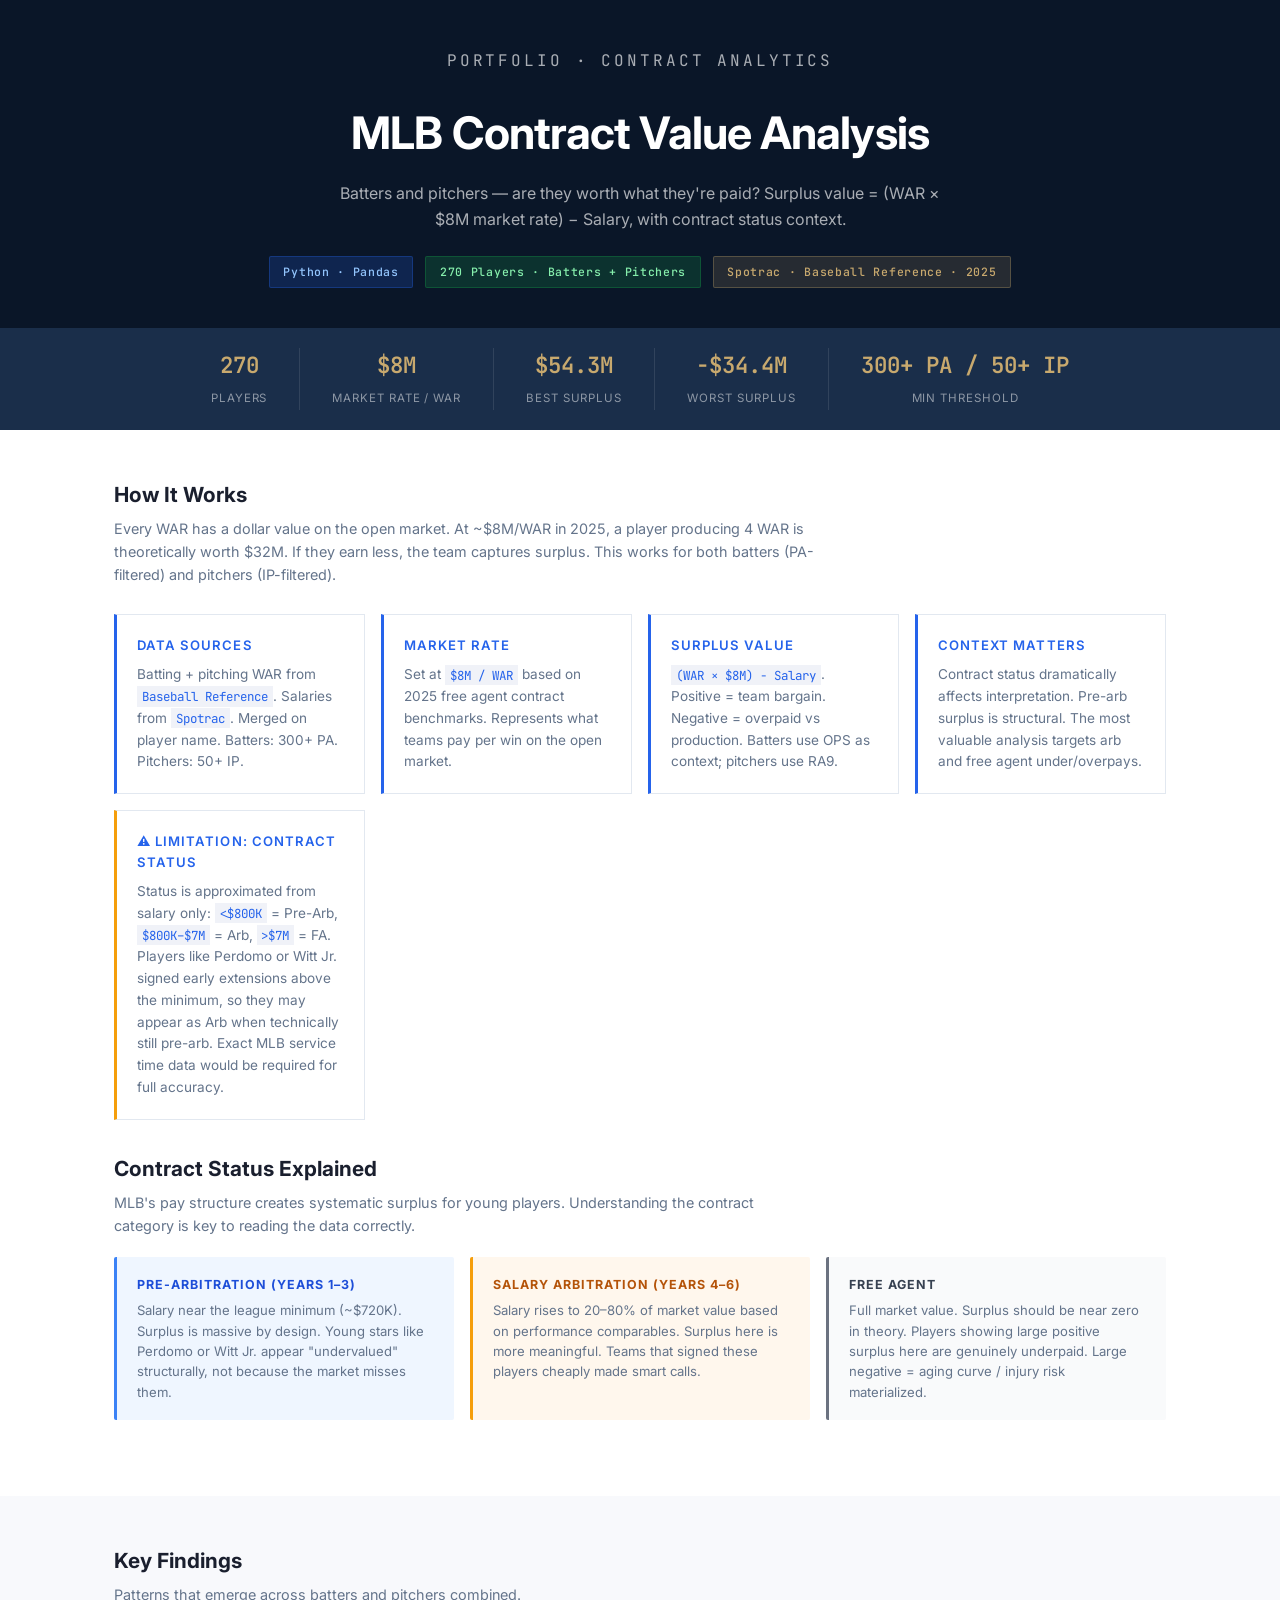
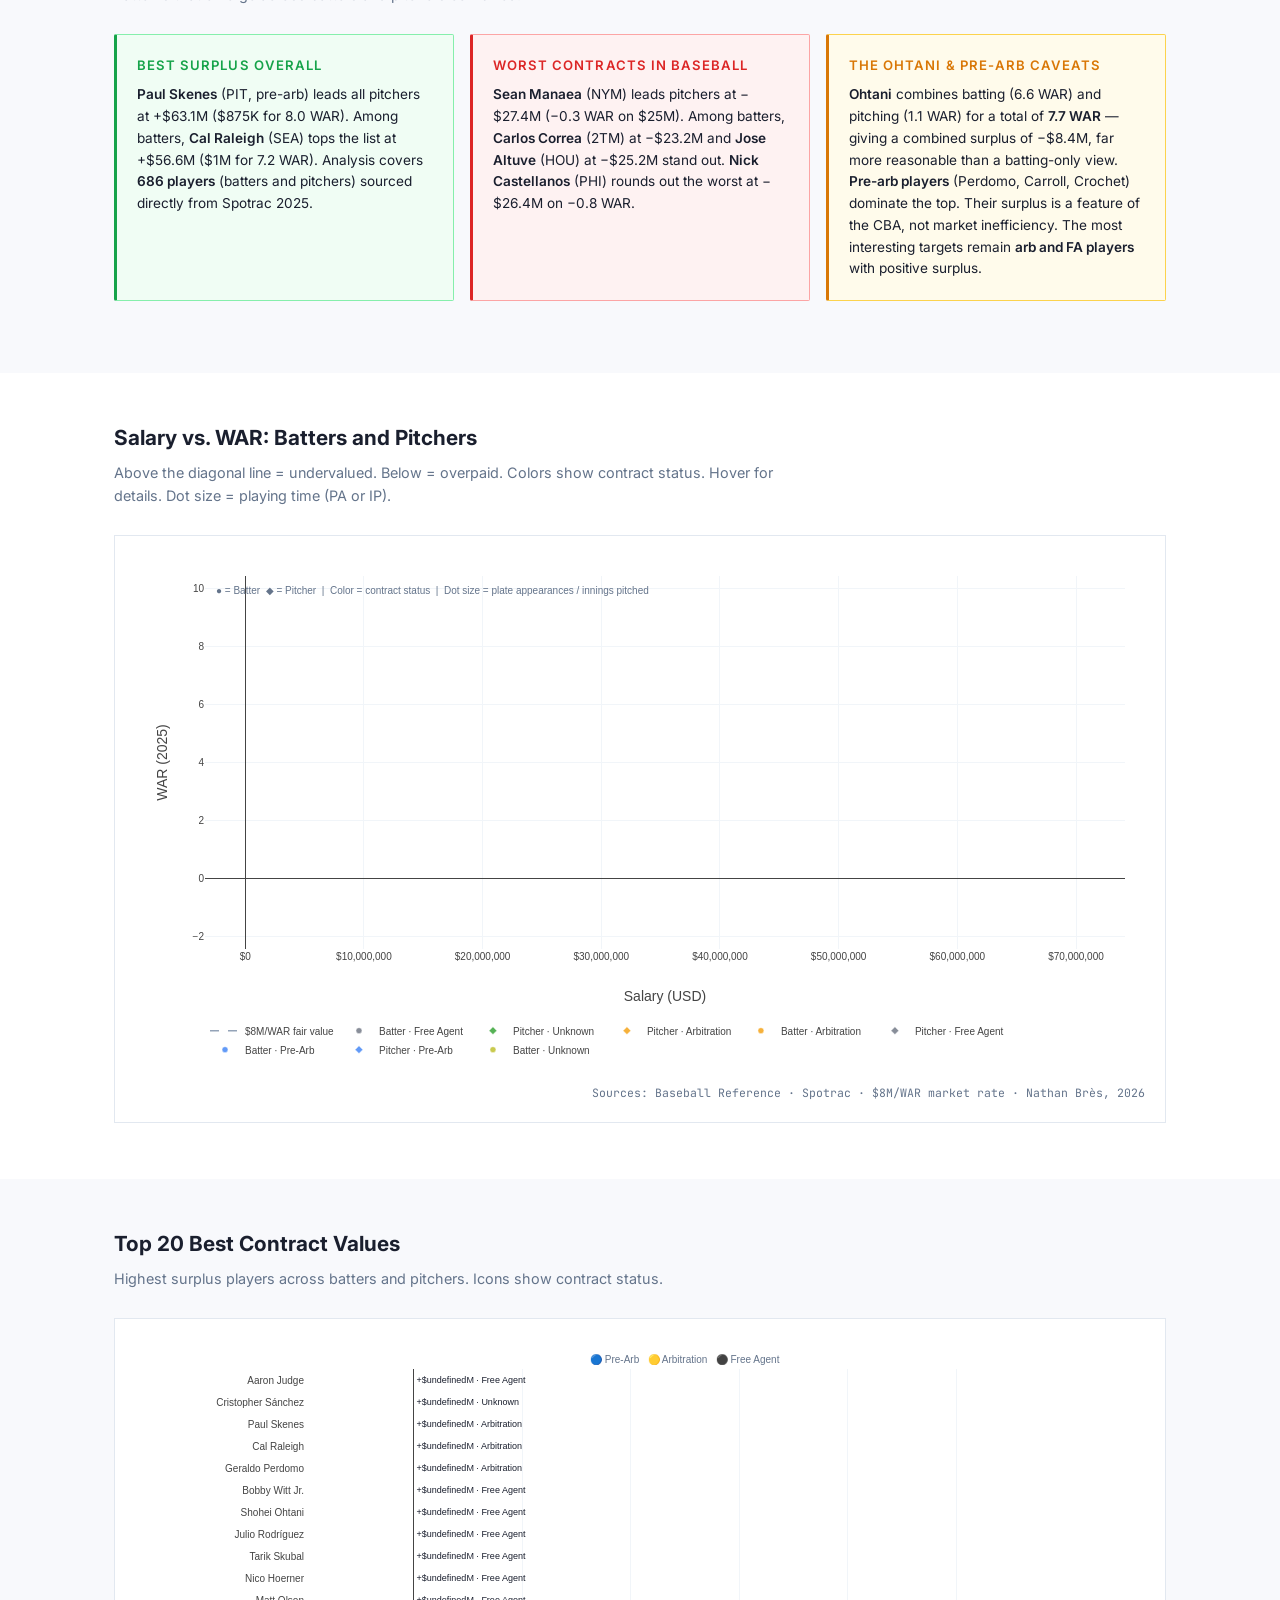
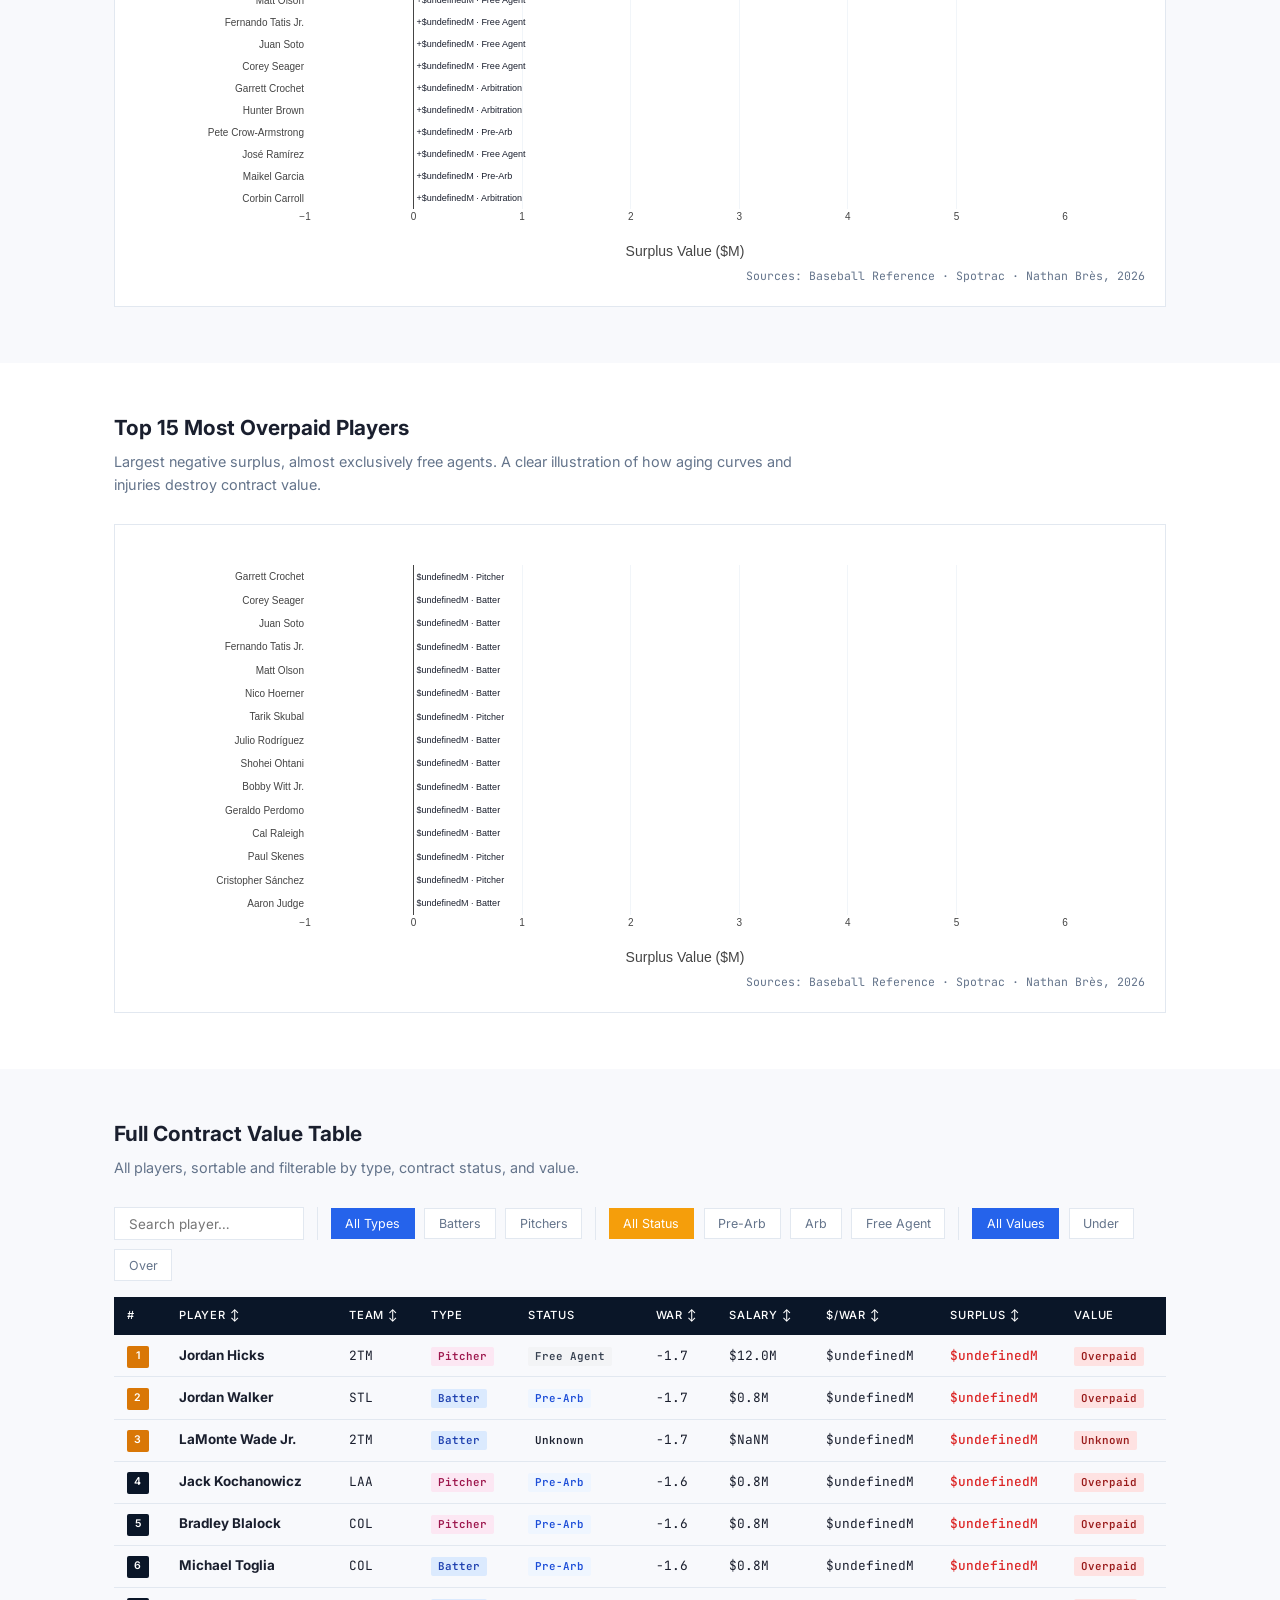
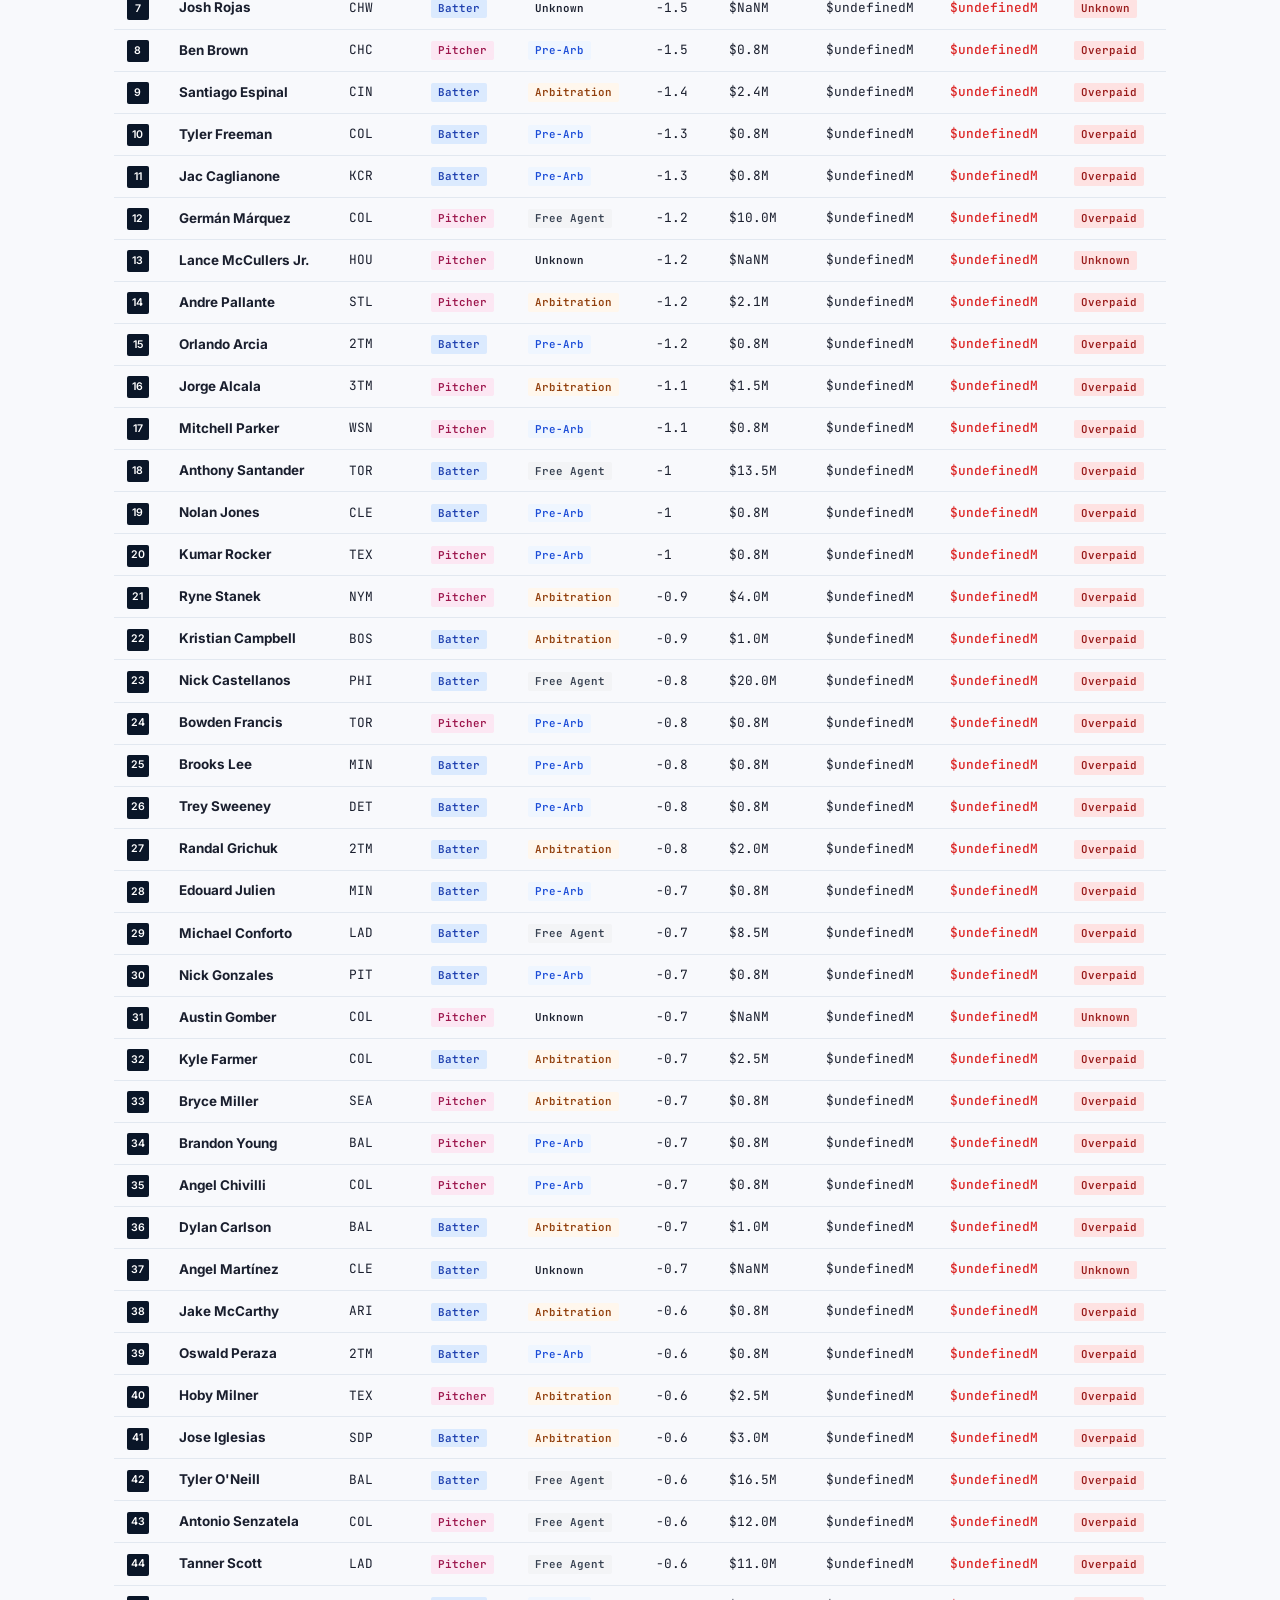
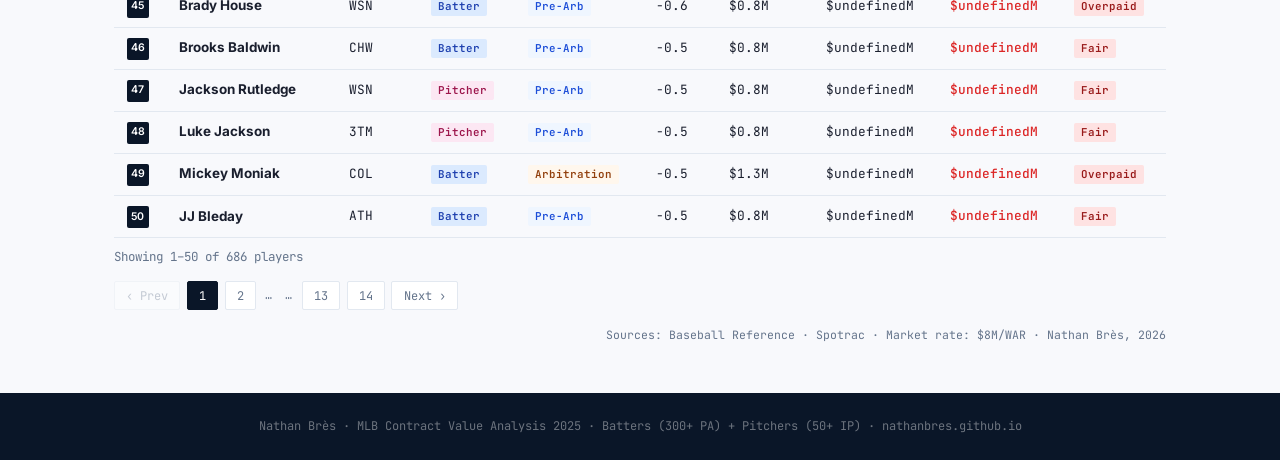
<file: contract-value.html>
<!DOCTYPE html>
<html lang="en">
<head>
  <meta charset="UTF-8"/>
  <meta name="viewport" content="width=device-width,initial-scale=1.0"/>
  <title>MLB Contract Value Analysis — Nathan Brès</title>
  <script src="https://cdn.plot.ly/plotly-2.27.0.min.js"></script>
  <link href="https://fonts.googleapis.com/css2?family=Inter:wght@300;400;500;600;700&family=JetBrains+Mono:wght@400;500&display=swap" rel="stylesheet"/>
  <style>
    :root{--bg:#fff;--bg2:#f8f9fc;--bg3:#f0f2f8;--navy:#0A1628;--navy2:#1a2e4a;--text:#1a1f2e;--muted:#64748b;--border:#e2e8f0;--blue:#2563eb;--green:#16a34a;--red:#dc2626;--gold:#d97706;--font:'Inter',sans-serif;--mono:'JetBrains Mono',monospace}
    *{box-sizing:border-box;margin:0;padding:0}
    body{font-family:var(--font);background:var(--bg);color:var(--text);line-height:1.6}
    .page-header{background:var(--navy);color:#fff;padding:3rem 2rem 2.5rem;text-align:center}
    .eyebrow{font-family:var(--mono);font-size:.72rem;letter-spacing:.18em;text-transform:uppercase;color:#C8A96E;margin-bottom:.75rem}
    .page-header h1{font-size:clamp(1.8rem,4vw,2.8rem);font-weight:700;letter-spacing:-.02em;margin-bottom:.75rem}
    .page-header p{font-size:1rem;color:rgba(255,255,255,.65);max-width:620px;margin:0 auto 1.5rem}
    .badges{display:flex;gap:.75rem;justify-content:center;flex-wrap:wrap}
    .badge{font-family:var(--mono);font-size:.72rem;padding:.35rem .85rem;border-radius:2px;letter-spacing:.06em;font-weight:500}
    .badge-blue{background:rgba(37,99,235,.2);color:#93c5fd;border:1px solid rgba(37,99,235,.3)}
    .badge-green{background:rgba(22,163,74,.2);color:#86efac;border:1px solid rgba(22,163,74,.3)}
    .badge-gold{background:rgba(200,169,110,.15);color:#C8A96E;border:1px solid rgba(200,169,110,.3)}
    .stats-bar{background:var(--navy2);padding:1.25rem 2rem}
    .stats-inner{max-width:1100px;margin:0 auto;display:flex;gap:2rem;justify-content:center;flex-wrap:wrap}
    .stat-item{text-align:center}
    .stat-value{font-family:var(--mono);font-size:1.4rem;font-weight:600;color:#C8A96E;display:block}
    .stat-label{font-size:.72rem;color:rgba(255,255,255,.5);letter-spacing:.08em;text-transform:uppercase}
    .stat-div{width:1px;background:rgba(255,255,255,.1);align-self:stretch}
    .container{max-width:1100px;margin:0 auto;padding:0 1.5rem}
    .section{padding:3rem 1.5rem}
    .section:nth-child(even){background:var(--bg2)}
    .section-title{font-size:1.3rem;font-weight:700;margin-bottom:.4rem}
    .section-desc{font-size:.9rem;color:var(--muted);margin-bottom:1.75rem;max-width:700px}
    .method-grid{display:grid;grid-template-columns:repeat(auto-fit,minmax(210px,1fr));gap:1rem;margin-bottom:1.5rem}
    .method-card{background:var(--bg);border:1px solid var(--border);padding:1.25rem;border-left:3px solid var(--blue)}
    .method-card h4{font-size:.82rem;font-weight:600;color:var(--blue);text-transform:uppercase;letter-spacing:.08em;margin-bottom:.5rem}
    .method-card p{font-size:.85rem;color:var(--muted);line-height:1.6}
    .method-card code{font-family:var(--mono);font-size:.78rem;background:var(--bg3);padding:.1rem .3rem;color:var(--blue)}
    /* Contract status explainer */
    .status-grid{display:grid;grid-template-columns:repeat(auto-fit,minmax(200px,1fr));gap:1rem;margin-bottom:1.75rem}
    .status-card{padding:1.1rem 1.25rem;border-radius:2px;border-left:3px solid}
    .status-card.pre{background:#eff6ff;border-color:#3b82f6}
    .status-card.arb{background:#fff7ed;border-color:#f59e0b}
    .status-card.fa{background:#f9fafb;border-color:#6b7280}
    .status-card h4{font-size:.78rem;font-weight:700;text-transform:uppercase;letter-spacing:.08em;margin-bottom:.35rem}
    .status-card.pre h4{color:#1d4ed8}
    .status-card.arb h4{color:#b45309}
    .status-card.fa h4{color:#374151}
    .status-card p{font-size:.82rem;color:var(--muted);line-height:1.55}
    .key-findings{display:grid;grid-template-columns:repeat(auto-fit,minmax(280px,1fr));gap:1rem;margin-bottom:1.5rem}
    .finding-card{padding:1.25rem;border-radius:2px}
    .finding-card.green{background:#f0fdf4;border:1px solid #86efac;border-left:3px solid var(--green)}
    .finding-card.red{background:#fef2f2;border:1px solid #fca5a5;border-left:3px solid var(--red)}
    .finding-card.gold{background:#fffbeb;border:1px solid #fcd34d;border-left:3px solid var(--gold)}
    .finding-card h4{font-size:.82rem;font-weight:600;text-transform:uppercase;letter-spacing:.08em;margin-bottom:.5rem}
    .finding-card.green h4{color:var(--green)}.finding-card.red h4{color:var(--red)}.finding-card.gold h4{color:var(--gold)}
    .finding-card p{font-size:.85rem;color:var(--text);line-height:1.6}
    .finding-card strong{font-weight:600}
    .chart-box{background:var(--bg);border:1px solid var(--border);padding:1.25rem;margin-bottom:.5rem}
    .chart-source{font-size:.72rem;color:var(--muted);font-family:var(--mono);text-align:right;padding-top:.5rem}
    /* Filters row */
    .filter-row{display:flex;gap:.6rem;flex-wrap:wrap;margin-bottom:1rem;align-items:center}
    .search-input{padding:.45rem .9rem;border:1px solid var(--border);background:var(--bg);font-family:var(--font);font-size:.84rem;color:var(--text);outline:none;width:190px}
    .search-input:focus{border-color:var(--blue)}
    .filter-btn{padding:.45rem .85rem;border:1px solid var(--border);background:var(--bg);font-family:var(--font);font-size:.78rem;color:var(--muted);cursor:pointer;transition:all .15s;white-space:nowrap}
    .filter-btn.active,.filter-btn:hover{background:var(--blue);color:#fff;border-color:var(--blue)}
    .filter-btn.arb.active,.filter-btn.arb:hover{background:#f59e0b;border-color:#f59e0b}
    .filter-btn.fa.active,.filter-btn.fa:hover{background:#374151;border-color:#374151}
    .filter-sep{width:1px;background:var(--border);align-self:stretch;margin:0 .2rem}
    /* Table */
    .val-table{width:100%;border-collapse:collapse;font-size:.84rem}
    .val-table th{background:var(--navy);color:#fff;padding:.65rem .8rem;text-align:left;font-size:.7rem;letter-spacing:.08em;text-transform:uppercase;font-weight:500;white-space:nowrap;cursor:pointer;user-select:none}
    .val-table th:hover{background:var(--navy2)}
    .val-table td{padding:.55rem .8rem;border-bottom:1px solid var(--border)}
    .val-table tr:hover td{background:var(--bg2)}
    .tag{font-size:.68rem;font-weight:600;padding:.15rem .45rem;border-radius:2px;font-family:var(--mono);white-space:nowrap}
    .tag-under{background:#dcfce7;color:#166534}
    .tag-over{background:#fee2e2;color:#991b1b}
    .tag-bat{background:#dbeafe;color:#1e40af}
    .tag-pit{background:#fce7f3;color:#9d174d}
    .tag-pre{background:#eff6ff;color:#1d4ed8}
    .tag-arb{background:#fff7ed;color:#92400e}
    .tag-fa{background:#f3f4f6;color:#374151}
    .mono{font-family:var(--mono);font-size:.8rem}
    .pos-val{color:var(--green);font-weight:600;font-family:var(--mono);font-size:.8rem}
    .neg-val{color:var(--red);font-weight:500;font-family:var(--mono);font-size:.8rem}
    .rank-badge{display:inline-flex;align-items:center;justify-content:center;width:22px;height:22px;background:var(--navy);color:#fff;font-size:.66rem;font-weight:600;border-radius:2px}
    .rank-badge.top3{background:#d97706}
    .page-footer{background:var(--navy);color:rgba(255,255,255,.4);text-align:center;padding:1.5rem;font-size:.75rem;font-family:var(--mono)}
    .pagination{display:flex;gap:.4rem;align-items:center;margin-top:.85rem;flex-wrap:wrap}
    .page-btn{padding:.35rem .7rem;border:1px solid var(--border);background:var(--bg);font-family:var(--mono);font-size:.75rem;color:var(--muted);cursor:pointer;border-radius:2px;transition:all .15s}
    .page-btn:hover,.page-btn.active{background:var(--navy);color:#fff;border-color:var(--navy)}
    .page-btn:disabled{opacity:.35;cursor:default}
    @media(max-width:640px){
      .stats-inner{gap:1rem}.stat-div{display:none}
      .val-table{font-size:.73rem}.val-table th,.val-table td{padding:.4rem .45rem}
      .val-table th:nth-child(6),.val-table td:nth-child(6),
      .val-table th:nth-child(7),.val-table td:nth-child(7),
      .val-table th:nth-child(9),.val-table td:nth-child(9){display:none}
    }
  </style>
</head>
<body>

<div class="page-header">
  <p class="eyebrow">Portfolio · Contract Analytics</p>
  <h1>MLB Contract Value Analysis</h1>
  <p>Batters and pitchers — are they worth what they're paid? Surplus value = (WAR × $8M market rate) − Salary, with contract status context.</p>
  <div class="badges">
    <span class="badge badge-blue">Python · Pandas</span>
    <span class="badge badge-green">270 Players · Batters + Pitchers</span>
    <span class="badge badge-gold">Spotrac · Baseball Reference · 2025</span>
  </div>
</div>

<div class="stats-bar">
  <div class="stats-inner">
    <div class="stat-item"><span class="stat-value" id="stat-total">270</span><span class="stat-label">Players</span></div>
    <div class="stat-div"></div>
    <div class="stat-item"><span class="stat-value">$8M</span><span class="stat-label">Market Rate / WAR</span></div>
    <div class="stat-div"></div>
    <div class="stat-item"><span class="stat-value">$54.3M</span><span class="stat-label">Best Surplus</span></div>
    <div class="stat-div"></div>
    <div class="stat-item"><span class="stat-value">−$34.4M</span><span class="stat-label">Worst Surplus</span></div>
    <div class="stat-div"></div>
    <div class="stat-item"><span class="stat-value">300+ PA / 50+ IP</span><span class="stat-label">Min Threshold</span></div>
  </div>
</div>

<!-- Methodology -->
<div class="section">
  <div class="container">
    <h2 class="section-title">How It Works</h2>
    <p class="section-desc">Every WAR has a dollar value on the open market. At ~$8M/WAR in 2025, a player producing 4 WAR is theoretically worth $32M. If they earn less, the team captures surplus. This works for both batters (PA-filtered) and pitchers (IP-filtered).</p>
    <div class="method-grid">
      <div class="method-card">
        <h4>Data Sources</h4>
        <p>Batting + pitching WAR from <code>Baseball Reference</code>. Salaries from <code>Spotrac</code>. Merged on player name. Batters: 300+ PA. Pitchers: 50+ IP.</p>
      </div>
      <div class="method-card">
        <h4>Market Rate</h4>
        <p>Set at <code>$8M / WAR</code> based on 2025 free agent contract benchmarks. Represents what teams pay per win on the open market.</p>
      </div>
      <div class="method-card">
        <h4>Surplus Value</h4>
        <p><code>(WAR × $8M) − Salary</code>. Positive = team bargain. Negative = overpaid vs production. Batters use OPS as context; pitchers use RA9.</p>
      </div>
      <div class="method-card">
        <h4>Context Matters</h4>
        <p>Contract status dramatically affects interpretation. Pre-arb surplus is structural. The most valuable analysis targets arb and free agent under/overpays.</p>
      </div>
      <div class="method-card" style="border-left-color:#f59e0b">
        <h4>⚠ Limitation: Contract Status</h4>
        <p>Status is approximated from salary only: <code>&lt;$800K</code> = Pre-Arb, <code>$800K–$7M</code> = Arb, <code>&gt;$7M</code> = FA. Players like Perdomo or Witt Jr. signed early extensions above the minimum, so they may appear as Arb when technically still pre-arb. Exact MLB service time data would be required for full accuracy.</p>
      </div>
    </div>

    <h2 class="section-title" style="margin-top:2rem">Contract Status Explained</h2>
    <p class="section-desc" style="margin-bottom:1.25rem">MLB's pay structure creates systematic surplus for young players. Understanding the contract category is key to reading the data correctly.</p>
    <div class="status-grid">
      <div class="status-card pre">
        <h4>Pre-Arbitration (Years 1–3)</h4>
        <p>Salary near the league minimum (~$720K). Surplus is massive by design. Young stars like Perdomo or Witt Jr. appear "undervalued" structurally, not because the market misses them.</p>
      </div>
      <div class="status-card arb">
        <h4>Salary Arbitration (Years 4–6)</h4>
        <p>Salary rises to 20–80% of market value based on performance comparables. Surplus here is more meaningful. Teams that signed these players cheaply made smart calls.</p>
      </div>
      <div class="status-card fa">
        <h4>Free Agent</h4>
        <p>Full market value. Surplus should be near zero in theory. Players showing large positive surplus here are genuinely underpaid. Large negative = aging curve / injury risk materialized.</p>
      </div>
    </div>
  </div>
</div>

<!-- Key Findings -->
<div class="section">
  <div class="container">
    <h2 class="section-title">Key Findings</h2>
    <p class="section-desc">Patterns that emerge across batters and pitchers combined.</p>
    <div class="key-findings">
      <div class="finding-card green">
        <h4>Best Surplus Overall</h4>
        <p><strong>Paul Skenes</strong> (PIT, pre-arb) leads all pitchers at +$63.1M ($875K for 8.0 WAR). Among batters, <strong>Cal Raleigh</strong> (SEA) tops the list at +$56.6M ($1M for 7.2 WAR). Analysis covers <strong>686 players</strong> (batters and pitchers) sourced directly from Spotrac 2025.</p>
      </div>
      <div class="finding-card red">
        <h4>Worst Contracts in Baseball</h4>
        <p><strong>Sean Manaea</strong> (NYM) leads pitchers at −$27.4M (−0.3 WAR on $25M). Among batters, <strong>Carlos Correa</strong> (2TM) at −$23.2M and <strong>Jose Altuve</strong> (HOU) at −$25.2M stand out. <strong>Nick Castellanos</strong> (PHI) rounds out the worst at −$26.4M on −0.8 WAR.</p>
      </div>
      <div class="finding-card gold">
        <h4>The Ohtani & Pre-Arb Caveats</h4>
        <p><strong>Ohtani</strong> combines batting (6.6 WAR) and pitching (1.1 WAR) for a total of <strong>7.7 WAR</strong> — giving a combined surplus of −$8.4M, far more reasonable than a batting-only view. <strong>Pre-arb players</strong> (Perdomo, Carroll, Crochet) dominate the top. Their surplus is a feature of the CBA, not market inefficiency. The most interesting targets remain <strong>arb and FA players</strong> with positive surplus.</p>
      </div>
    </div>
  </div>
</div>

<!-- Scatter -->
<div class="section">
  <div class="container">
    <h2 class="section-title">Salary vs. WAR: Batters and Pitchers</h2>
    <p class="section-desc">Above the diagonal line = undervalued. Below = overpaid. Colors show contract status. Hover for details. Dot size = playing time (PA or IP).</p>
    <div class="chart-box">
      <div id="chart-scatter" style="height:520px"></div>
      <div class="chart-source">Sources: Baseball Reference · Spotrac · $8M/WAR market rate · Nathan Brès, 2026</div>
    </div>
  </div>
</div>

<!-- Top 20 -->
<div class="section">
  <div class="container">
    <h2 class="section-title">Top 20 Best Contract Values</h2>
    <p class="section-desc">Highest surplus players across batters and pitchers. Icons show contract status.</p>
    <div class="chart-box">
      <div id="chart-top" style="height:520px"></div>
      <div class="chart-source">Sources: Baseball Reference · Spotrac · Nathan Brès, 2026</div>
    </div>
  </div>
</div>

<!-- Bottom 15 -->
<div class="section">
  <div class="container">
    <h2 class="section-title">Top 15 Most Overpaid Players</h2>
    <p class="section-desc">Largest negative surplus, almost exclusively free agents. A clear illustration of how aging curves and injuries destroy contract value.</p>
    <div class="chart-box">
      <div id="chart-bot" style="height:420px"></div>
      <div class="chart-source">Sources: Baseball Reference · Spotrac · Nathan Brès, 2026</div>
    </div>
  </div>
</div>

<!-- Full Table -->
<div class="section">
  <div class="container">
    <h2 class="section-title">Full Contract Value Table</h2>
    <p class="section-desc">All players, sortable and filterable by type, contract status, and value.</p>
    <div class="filter-row">
      <input class="search-input" id="searchInput" type="text" placeholder="Search player…"/>
      <div class="filter-sep"></div>
      <button class="filter-btn active" onclick="setFilter('type','all',this)">All Types</button>
      <button class="filter-btn" onclick="setFilter('type','Batter',this)">Batters</button>
      <button class="filter-btn" onclick="setFilter('type','Pitcher',this)">Pitchers</button>
      <div class="filter-sep"></div>
      <button class="filter-btn active arb" onclick="setFilter('status','all',this)">All Status</button>
      <button class="filter-btn arb" onclick="setFilter('status','Pre-Arb',this)">Pre-Arb</button>
      <button class="filter-btn arb" onclick="setFilter('status','Arbitration',this)">Arb</button>
      <button class="filter-btn fa" onclick="setFilter('status','Free Agent',this)">Free Agent</button>
      <div class="filter-sep"></div>
      <button class="filter-btn active" onclick="setFilter('value','all',this)">All Values</button>
      <button class="filter-btn" onclick="setFilter('value','Undervalued',this)" style="--hover:#16a34a">Under</button>
      <button class="filter-btn" onclick="setFilter('value','Overpaid',this)">Over</button>
    </div>
    <div style="overflow-x:auto">
      <table class="val-table">
        <thead>
          <tr>
            <th>#</th>
            <th onclick="sortTable('Player')">Player ↕</th>
            <th onclick="sortTable('Team')">Team ↕</th>
            <th>Type</th>
            <th>Status</th>
            <th onclick="sortTable('WAR')">WAR ↕</th>
            <th onclick="sortTable('Salary_2025')">Salary ↕</th>
            <th onclick="sortTable('dollar_per_WAR_M')">$/WAR ↕</th>
            <th onclick="sortTable('surplus_value_M')">Surplus ↕</th>
            <th>Value</th>
          </tr>
        </thead>
        <tbody id="tableBody"></tbody>
      </table>
    </div>
    <p id="tableCount" style="font-size:.78rem;color:var(--muted);margin-top:.6rem;font-family:var(--mono)"></p>
    <div class="pagination" id="tablePagination"></div>
    <div class="chart-source" style="margin-top:.5rem">Sources: Baseball Reference · Spotrac · Market rate: $8M/WAR · Nathan Brès, 2026</div>
  </div>
</div>

<div class="page-footer">Nathan Brès · MLB Contract Value Analysis 2025 · Batters (300+ PA) + Pitchers (50+ IP) · nathanbres.github.io</div>

<script>
const DATA = [{"Player": "Aaron Judge", "Team": "NYY", "Age": 33.0, "player_type": "Batter", "WAR": 9.7, "Salary_2025": 40000000.0, "Surplus_Value_M": 37.6, "contract_status": "Free Agent", "value_label": "Elite Value"}, {"Player": "Cristopher Sánchez", "Team": "PHI", "Age": 28.0, "player_type": "Pitcher", "WAR": 8.1, "Salary_2025": NaN, "Surplus_Value_M": NaN, "contract_status": "Unknown", "value_label": "Unknown"}, {"Player": "Paul Skenes", "Team": "PIT", "Age": 23.0, "player_type": "Pitcher", "WAR": 8.0, "Salary_2025": 875000.0, "Surplus_Value_M": 63.12, "contract_status": "Arbitration", "value_label": "Elite Value"}, {"Player": "Cal Raleigh", "Team": "SEA", "Age": 28.0, "player_type": "Batter", "WAR": 7.2, "Salary_2025": 1000000.0, "Surplus_Value_M": 56.6, "contract_status": "Arbitration", "value_label": "Elite Value"}, {"Player": "Geraldo Perdomo", "Team": "ARI", "Age": 25.0, "player_type": "Batter", "WAR": 7.1, "Salary_2025": 2550000.0, "Surplus_Value_M": 54.25, "contract_status": "Arbitration", "value_label": "Elite Value"}, {"Player": "Bobby Witt Jr.", "Team": "KCR", "Age": 25.0, "player_type": "Batter", "WAR": 7.1, "Salary_2025": 7000000.0, "Surplus_Value_M": 49.8, "contract_status": "Free Agent", "value_label": "Elite Value"}, {"Player": "Shohei Ohtani", "Team": "LAD", "Age": 30.0, "player_type": "Batter", "WAR": 6.6, "Salary_2025": 70000000.0, "Surplus_Value_M": -17.2, "contract_status": "Free Agent", "value_label": "Overpaid"}, {"Player": "Julio Rodríguez", "Team": "SEA", "Age": 24.0, "player_type": "Batter", "WAR": 6.6, "Salary_2025": 18000000.0, "Surplus_Value_M": 34.8, "contract_status": "Free Agent", "value_label": "Elite Value"}, {"Player": "Tarik Skubal", "Team": "DET", "Age": 28.0, "player_type": "Pitcher", "WAR": 6.4, "Salary_2025": 10150000.0, "Surplus_Value_M": 41.05, "contract_status": "Free Agent", "value_label": "Elite Value"}, {"Player": "Nico Hoerner", "Team": "CHC", "Age": 28.0, "player_type": "Batter", "WAR": 6.2, "Salary_2025": 11500000.0, "Surplus_Value_M": 38.1, "contract_status": "Free Agent", "value_label": "Elite Value"}, {"Player": "Matt Olson", "Team": "ATL", "Age": 31.0, "player_type": "Batter", "WAR": 6.2, "Salary_2025": 22000000.0, "Surplus_Value_M": 27.6, "contract_status": "Free Agent", "value_label": "Elite Value"}, {"Player": "Fernando Tatis Jr.", "Team": "SDP", "Age": 26.0, "player_type": "Batter", "WAR": 6.1, "Salary_2025": 20000000.0, "Surplus_Value_M": 28.8, "contract_status": "Free Agent", "value_label": "Elite Value"}, {"Player": "Juan Soto", "Team": "NYM", "Age": 26.0, "player_type": "Batter", "WAR": 6.1, "Salary_2025": 46875000.0, "Surplus_Value_M": 1.92, "contract_status": "Free Agent", "value_label": "Fair"}, {"Player": "Corey Seager", "Team": "TEX", "Age": 31.0, "player_type": "Batter", "WAR": 6.1, "Salary_2025": 32000000.0, "Surplus_Value_M": 16.8, "contract_status": "Free Agent", "value_label": "Good Value"}, {"Player": "Garrett Crochet", "Team": "BOS", "Age": 26.0, "player_type": "Pitcher", "WAR": 6.0, "Salary_2025": 3800000.0, "Surplus_Value_M": 44.2, "contract_status": "Arbitration", "value_label": "Elite Value"}, {"Player": "Hunter Brown", "Team": "HOU", "Age": 26.0, "player_type": "Pitcher", "WAR": 5.9, "Salary_2025": 870000.0, "Surplus_Value_M": 46.33, "contract_status": "Arbitration", "value_label": "Elite Value"}, {"Player": "Pete Crow-Armstrong", "Team": "CHC", "Age": 23.0, "player_type": "Batter", "WAR": 5.9, "Salary_2025": 771000.0, "Surplus_Value_M": 46.43, "contract_status": "Pre-Arb", "value_label": "Elite Value"}, {"Player": "José Ramírez", "Team": "CLE", "Age": 32.0, "player_type": "Batter", "WAR": 5.9, "Salary_2025": 19000000.0, "Surplus_Value_M": 28.2, "contract_status": "Free Agent", "value_label": "Elite Value"}, {"Player": "Maikel Garcia", "Team": "KCR", "Age": 25.0, "player_type": "Batter", "WAR": 5.8, "Salary_2025": 774750.0, "Surplus_Value_M": 45.63, "contract_status": "Pre-Arb", "value_label": "Elite Value"}, {"Player": "Corbin Carroll", "Team": "ARI", "Age": 24.0, "player_type": "Batter", "WAR": 5.8, "Salary_2025": 5000000.0, "Surplus_Value_M": 41.4, "contract_status": "Arbitration", "value_label": "Elite Value"}, {"Player": "Francisco Lindor", "Team": "NYM", "Age": 31.0, "player_type": "Batter", "WAR": 5.8, "Salary_2025": 32000000.0, "Surplus_Value_M": 14.4, "contract_status": "Free Agent", "value_label": "Good Value"}, {"Player": "Jeremy Peña", "Team": "HOU", "Age": 27.0, "player_type": "Batter", "WAR": 5.7, "Salary_2025": 4100000.0, "Surplus_Value_M": 41.5, "contract_status": "Arbitration", "value_label": "Elite Value"}, {"Player": "Wyatt Langford", "Team": "TEX", "Age": 23.0, "player_type": "Batter", "WAR": 5.5, "Salary_2025": 773500.0, "Surplus_Value_M": 43.23, "contract_status": "Pre-Arb", "value_label": "Elite Value"}, {"Player": "Freddy Peralta", "Team": "MIL", "Age": 29.0, "player_type": "Pitcher", "WAR": 5.5, "Salary_2025": 8000000.0, "Surplus_Value_M": 36.0, "contract_status": "Free Agent", "value_label": "Elite Value"}, {"Player": "Brice Turang", "Team": "MIL", "Age": 25.0, "player_type": "Batter", "WAR": 5.5, "Salary_2025": 777100.0, "Surplus_Value_M": 43.22, "contract_status": "Pre-Arb", "value_label": "Elite Value"}, {"Player": "Trea Turner", "Team": "PHI", "Age": 32.0, "player_type": "Batter", "WAR": 5.4, "Salary_2025": 27272727.0, "Surplus_Value_M": 15.93, "contract_status": "Free Agent", "value_label": "Good Value"}, {"Player": "Andrew Abbott", "Team": "CIN", "Age": 26.0, "player_type": "Pitcher", "WAR": 5.4, "Salary_2025": 770000.0, "Surplus_Value_M": 42.43, "contract_status": "Pre-Arb", "value_label": "Elite Value"}, {"Player": "Gunnar Henderson", "Team": "BAL", "Age": 24.0, "player_type": "Batter", "WAR": 5.4, "Salary_2025": 782300.0, "Surplus_Value_M": 42.42, "contract_status": "Pre-Arb", "value_label": "Elite Value"}, {"Player": "Zach Neto", "Team": "LAA", "Age": 24.0, "player_type": "Batter", "WAR": 5.3, "Salary_2025": 780000.0, "Surplus_Value_M": 41.62, "contract_status": "Pre-Arb", "value_label": "Elite Value"}, {"Player": "Trevor Rogers", "Team": "BAL", "Age": 27.0, "player_type": "Pitcher", "WAR": 5.3, "Salary_2025": 2600000.0, "Surplus_Value_M": 39.8, "contract_status": "Arbitration", "value_label": "Elite Value"}, {"Player": "Zack Wheeler", "Team": "PHI", "Age": 35.0, "player_type": "Pitcher", "WAR": 5.1, "Salary_2025": 42000000.0, "Surplus_Value_M": -1.2, "contract_status": "Free Agent", "value_label": "Fair"}, {"Player": "Nick Kurtz", "Team": "ATH", "Age": 22.0, "player_type": "Batter", "WAR": 5.0, "Salary_2025": 760000.0, "Surplus_Value_M": 39.24, "contract_status": "Pre-Arb", "value_label": "Elite Value"}, {"Player": "Cody Bellinger", "Team": "NYY", "Age": 29.0, "player_type": "Batter", "WAR": 5.0, "Salary_2025": 27500000.0, "Surplus_Value_M": 12.5, "contract_status": "Free Agent", "value_label": "Good Value"}, {"Player": "Nick Pivetta", "Team": "SDP", "Age": 32.0, "player_type": "Pitcher", "WAR": 5.0, "Salary_2025": 1000000.0, "Surplus_Value_M": 39.0, "contract_status": "Arbitration", "value_label": "Elite Value"}, {"Player": "Byron Buxton", "Team": "MIN", "Age": 31.0, "player_type": "Batter", "WAR": 4.9, "Salary_2025": 15000000.0, "Surplus_Value_M": 24.2, "contract_status": "Free Agent", "value_label": "Elite Value"}, {"Player": "Yoshinobu Yamamoto", "Team": "LAD", "Age": 26.0, "player_type": "Pitcher", "WAR": 4.9, "Salary_2025": 10000000.0, "Surplus_Value_M": 29.2, "contract_status": "Free Agent", "value_label": "Elite Value"}, {"Player": "Jarren Duran", "Team": "BOS", "Age": 28.0, "player_type": "Batter", "WAR": 4.9, "Salary_2025": 3750000.0, "Surplus_Value_M": 35.45, "contract_status": "Arbitration", "value_label": "Elite Value"}, {"Player": "Ceddanne Rafaela", "Team": "BOS", "Age": 24.0, "player_type": "Batter", "WAR": 4.9, "Salary_2025": 1000000.0, "Surplus_Value_M": 38.2, "contract_status": "Arbitration", "value_label": "Elite Value"}, {"Player": "Mookie Betts", "Team": "LAD", "Age": 32.0, "player_type": "Batter", "WAR": 4.9, "Salary_2025": 25000000.0, "Surplus_Value_M": 14.2, "contract_status": "Free Agent", "value_label": "Good Value"}, {"Player": "George Springer", "Team": "TOR", "Age": 35.0, "player_type": "Batter", "WAR": 4.8, "Salary_2025": 22500000.0, "Surplus_Value_M": 15.9, "contract_status": "Free Agent", "value_label": "Good Value"}, {"Player": "Ranger Suárez", "Team": "PHI", "Age": 29.0, "player_type": "Pitcher", "WAR": 4.8, "Salary_2025": NaN, "Surplus_Value_M": NaN, "contract_status": "Unknown", "value_label": "Unknown"}, {"Player": "Nick Lodolo", "Team": "CIN", "Age": 27.0, "player_type": "Pitcher", "WAR": 4.7, "Salary_2025": 1975000.0, "Surplus_Value_M": 35.62, "contract_status": "Arbitration", "value_label": "Elite Value"}, {"Player": "Carlos Rodón", "Team": "NYY", "Age": 32.0, "player_type": "Pitcher", "WAR": 4.7, "Salary_2025": NaN, "Surplus_Value_M": NaN, "contract_status": "Unknown", "value_label": "Unknown"}, {"Player": "Kyle Schwarber", "Team": "PHI", "Age": 32.0, "player_type": "Batter", "WAR": 4.6, "Salary_2025": 20000000.0, "Surplus_Value_M": 16.8, "contract_status": "Free Agent", "value_label": "Good Value"}, {"Player": "Vladimir Guerrero Jr.", "Team": "TOR", "Age": 26.0, "player_type": "Batter", "WAR": 4.6, "Salary_2025": 28500000.0, "Surplus_Value_M": 8.3, "contract_status": "Free Agent", "value_label": "Good Value"}, {"Player": "Max Fried", "Team": "NYY", "Age": 31.0, "player_type": "Pitcher", "WAR": 4.6, "Salary_2025": 12000000.0, "Surplus_Value_M": 24.8, "contract_status": "Free Agent", "value_label": "Elite Value"}, {"Player": "Michael Busch", "Team": "CHC", "Age": 27.0, "player_type": "Batter", "WAR": 4.5, "Salary_2025": 780500.0, "Surplus_Value_M": 35.22, "contract_status": "Pre-Arb", "value_label": "Elite Value"}, {"Player": "Kyle Tucker", "Team": "CHC", "Age": 28.0, "player_type": "Batter", "WAR": 4.5, "Salary_2025": 16500000.0, "Surplus_Value_M": 19.5, "contract_status": "Free Agent", "value_label": "Good Value"}, {"Player": "Joe Ryan", "Team": "MIN", "Age": 29.0, "player_type": "Pitcher", "WAR": 4.5, "Salary_2025": 3000000.0, "Surplus_Value_M": 33.0, "contract_status": "Arbitration", "value_label": "Elite Value"}, {"Player": "Dansby Swanson", "Team": "CHC", "Age": 31.0, "player_type": "Batter", "WAR": 4.5, "Salary_2025": 27000000.0, "Surplus_Value_M": 9.0, "contract_status": "Free Agent", "value_label": "Good Value"}, {"Player": "Ketel Marte", "Team": "ARI", "Age": 31.0, "player_type": "Batter", "WAR": 4.4, "Salary_2025": 14000000.0, "Surplus_Value_M": 21.2, "contract_status": "Free Agent", "value_label": "Elite Value"}, {"Player": "Drew Rasmussen", "Team": "TBR", "Age": 29.0, "player_type": "Pitcher", "WAR": 4.4, "Salary_2025": 2000000.0, "Surplus_Value_M": 33.2, "contract_status": "Arbitration", "value_label": "Elite Value"}, {"Player": "Will Smith", "Team": "LAD", "Age": 30.0, "player_type": "Batter", "WAR": 4.4, "Salary_2025": 13000000.0, "Surplus_Value_M": 22.2, "contract_status": "Free Agent", "value_label": "Elite Value"}, {"Player": "Junior Caminero", "Team": "TBR", "Age": 21.0, "player_type": "Batter", "WAR": 4.3, "Salary_2025": 764100.0, "Surplus_Value_M": 33.64, "contract_status": "Pre-Arb", "value_label": "Elite Value"}, {"Player": "Bryan Woo", "Team": "SEA", "Age": 25.0, "player_type": "Pitcher", "WAR": 4.3, "Salary_2025": 783300.0, "Surplus_Value_M": 33.62, "contract_status": "Pre-Arb", "value_label": "Elite Value"}, {"Player": "Nathan Eovaldi", "Team": "TEX", "Age": 35.0, "player_type": "Pitcher", "WAR": 4.3, "Salary_2025": 18000000.0, "Surplus_Value_M": 16.4, "contract_status": "Free Agent", "value_label": "Good Value"}, {"Player": "Rafael Devers", "Team": "2TM", "Age": 28.0, "player_type": "Batter", "WAR": 4.3, "Salary_2025": 27500000.0, "Surplus_Value_M": 6.9, "contract_status": "Free Agent", "value_label": "Good Value"}, {"Player": "Ernie Clement", "Team": "TOR", "Age": 29.0, "player_type": "Batter", "WAR": 4.3, "Salary_2025": 1970000.0, "Surplus_Value_M": 32.43, "contract_status": "Arbitration", "value_label": "Elite Value"}, {"Player": "Manny Machado", "Team": "SDP", "Age": 32.0, "player_type": "Batter", "WAR": 4.2, "Salary_2025": 13000000.0, "Surplus_Value_M": 20.6, "contract_status": "Free Agent", "value_label": "Elite Value"}, {"Player": "Logan Webb", "Team": "SFG", "Age": 28.0, "player_type": "Pitcher", "WAR": 4.2, "Salary_2025": 12000000.0, "Surplus_Value_M": 21.6, "contract_status": "Free Agent", "value_label": "Elite Value"}, {"Player": "Hunter Greene", "Team": "CIN", "Age": 25.0, "player_type": "Pitcher", "WAR": 4.2, "Salary_2025": 6000000.0, "Surplus_Value_M": 27.6, "contract_status": "Arbitration", "value_label": "Elite Value"}, {"Player": "Matt Chapman", "Team": "SFG", "Age": 32.0, "player_type": "Batter", "WAR": 4.1, "Salary_2025": 25000000.0, "Surplus_Value_M": 7.8, "contract_status": "Free Agent", "value_label": "Good Value"}, {"Player": "Jazz Chisholm Jr.", "Team": "NYY", "Age": 27.0, "player_type": "Batter", "WAR": 4.1, "Salary_2025": 5850000.0, "Surplus_Value_M": 26.95, "contract_status": "Arbitration", "value_label": "Elite Value"}, {"Player": "Trevor Story", "Team": "BOS", "Age": 32.0, "player_type": "Batter", "WAR": 4.1, "Salary_2025": 22500000.0, "Surplus_Value_M": 10.3, "contract_status": "Free Agent", "value_label": "Good Value"}, {"Player": "Kevin Gausman", "Team": "TOR", "Age": 34.0, "player_type": "Pitcher", "WAR": 4.0, "Salary_2025": 23000000.0, "Surplus_Value_M": 9.0, "contract_status": "Free Agent", "value_label": "Good Value"}, {"Player": "Harrison Bader", "Team": "2TM", "Age": 31.0, "player_type": "Batter", "WAR": 4.0, "Salary_2025": 4000000.0, "Surplus_Value_M": 28.0, "contract_status": "Arbitration", "value_label": "Elite Value"}, {"Player": "Ian Happ", "Team": "CHC", "Age": 30.0, "player_type": "Batter", "WAR": 4.0, "Salary_2025": 20000000.0, "Surplus_Value_M": 12.0, "contract_status": "Free Agent", "value_label": "Good Value"}, {"Player": "Chris Sale", "Team": "ATL", "Age": 36.0, "player_type": "Pitcher", "WAR": 3.9, "Salary_2025": 22000000.0, "Surplus_Value_M": 9.2, "contract_status": "Free Agent", "value_label": "Good Value"}, {"Player": "Randy Arozarena", "Team": "SEA", "Age": 30.0, "player_type": "Batter", "WAR": 3.9, "Salary_2025": 11300000.0, "Surplus_Value_M": 19.9, "contract_status": "Free Agent", "value_label": "Good Value"}, {"Player": "Ramón Laureano", "Team": "2TM", "Age": 30.0, "player_type": "Batter", "WAR": 3.8, "Salary_2025": 4000000.0, "Surplus_Value_M": 26.4, "contract_status": "Arbitration", "value_label": "Elite Value"}, {"Player": "Tyler Soderstrom", "Team": "ATH", "Age": 23.0, "player_type": "Batter", "WAR": 3.8, "Salary_2025": 765000.0, "Surplus_Value_M": 29.64, "contract_status": "Pre-Arb", "value_label": "Elite Value"}, {"Player": "Jesús Luzardo", "Team": "PHI", "Age": 27.0, "player_type": "Pitcher", "WAR": 3.8, "Salary_2025": 6625000.0, "Surplus_Value_M": 23.78, "contract_status": "Arbitration", "value_label": "Elite Value"}, {"Player": "Noah Cameron", "Team": "KCR", "Age": 25.0, "player_type": "Pitcher", "WAR": 3.8, "Salary_2025": 760000.0, "Surplus_Value_M": 29.64, "contract_status": "Pre-Arb", "value_label": "Elite Value"}, {"Player": "Steven Kwan", "Team": "CLE", "Age": 27.0, "player_type": "Batter", "WAR": 3.8, "Salary_2025": 4175000.0, "Surplus_Value_M": 26.22, "contract_status": "Arbitration", "value_label": "Elite Value"}, {"Player": "William Contreras", "Team": "MIL", "Age": 27.0, "player_type": "Batter", "WAR": 3.8, "Salary_2025": 6000000.0, "Surplus_Value_M": 24.4, "contract_status": "Arbitration", "value_label": "Elite Value"}, {"Player": "Kyle Stowers", "Team": "MIA", "Age": 27.0, "player_type": "Batter", "WAR": 3.7, "Salary_2025": 768200.0, "Surplus_Value_M": 28.83, "contract_status": "Pre-Arb", "value_label": "Elite Value"}, {"Player": "Hunter Goodman", "Team": "COL", "Age": 25.0, "player_type": "Batter", "WAR": 3.7, "Salary_2025": 765000.0, "Surplus_Value_M": 28.84, "contract_status": "Pre-Arb", "value_label": "Elite Value"}, {"Player": "Andy Pages", "Team": "LAD", "Age": 24.0, "player_type": "Batter", "WAR": 3.7, "Salary_2025": 770000.0, "Surplus_Value_M": 28.83, "contract_status": "Pre-Arb", "value_label": "Elite Value"}, {"Player": "Willy Adames", "Team": "SFG", "Age": 29.0, "player_type": "Batter", "WAR": 3.7, "Salary_2025": 10000000.0, "Surplus_Value_M": 19.6, "contract_status": "Free Agent", "value_label": "Good Value"}, {"Player": "Alex Bregman", "Team": "BOS", "Age": 31.0, "player_type": "Batter", "WAR": 3.7, "Salary_2025": 35000000.0, "Surplus_Value_M": -5.4, "contract_status": "Free Agent", "value_label": "Overpaid"}, {"Player": "Eugenio Suárez", "Team": "2TM", "Age": 33.0, "player_type": "Batter", "WAR": 3.6, "Salary_2025": 15000000.0, "Surplus_Value_M": 13.8, "contract_status": "Free Agent", "value_label": "Good Value"}, {"Player": "Otto Lopez", "Team": "MIA", "Age": 26.0, "player_type": "Batter", "WAR": 3.6, "Salary_2025": 778500.0, "Surplus_Value_M": 28.02, "contract_status": "Pre-Arb", "value_label": "Elite Value"}, {"Player": "J.P. Crawford", "Team": "SEA", "Age": 30.0, "player_type": "Batter", "WAR": 3.6, "Salary_2025": 10000000.0, "Surplus_Value_M": 18.8, "contract_status": "Free Agent", "value_label": "Good Value"}, {"Player": "Gavin Williams", "Team": "CLE", "Age": 25.0, "player_type": "Pitcher", "WAR": 3.6, "Salary_2025": 780300.0, "Surplus_Value_M": 28.02, "contract_status": "Pre-Arb", "value_label": "Elite Value"}, {"Player": "Elly De La Cruz", "Team": "CIN", "Age": 23.0, "player_type": "Batter", "WAR": 3.6, "Salary_2025": 770000.0, "Surplus_Value_M": 28.03, "contract_status": "Pre-Arb", "value_label": "Elite Value"}, {"Player": "James Wood", "Team": "WSN", "Age": 22.0, "player_type": "Batter", "WAR": 3.6, "Salary_2025": 764600.0, "Surplus_Value_M": 28.04, "contract_status": "Pre-Arb", "value_label": "Elite Value"}, {"Player": "Jonathan Aranda", "Team": "TBR", "Age": 27.0, "player_type": "Batter", "WAR": 3.5, "Salary_2025": 766500.0, "Surplus_Value_M": 27.23, "contract_status": "Pre-Arb", "value_label": "Elite Value"}, {"Player": "Carson Kelly", "Team": "CHC", "Age": 30.0, "player_type": "Batter", "WAR": 3.5, "Salary_2025": 5000000.0, "Surplus_Value_M": 23.0, "contract_status": "Arbitration", "value_label": "Elite Value"}, {"Player": "Framber Valdez", "Team": "HOU", "Age": 31.0, "player_type": "Pitcher", "WAR": 3.5, "Salary_2025": 18000000.0, "Surplus_Value_M": 10.0, "contract_status": "Free Agent", "value_label": "Good Value"}, {"Player": "Shea Langeliers", "Team": "ATH", "Age": 27.0, "player_type": "Batter", "WAR": 3.5, "Salary_2025": 770000.0, "Surplus_Value_M": 27.23, "contract_status": "Pre-Arb", "value_label": "Elite Value"}, {"Player": "Max Muncy", "Team": "LAD", "Age": 34.0, "player_type": "Batter", "WAR": 3.5, "Salary_2025": 760000.0, "Surplus_Value_M": 27.24, "contract_status": "Pre-Arb", "value_label": "Elite Value"}, {"Player": "Freddie Freeman", "Team": "LAD", "Age": 35.0, "player_type": "Batter", "WAR": 3.5, "Salary_2025": 27000000.0, "Surplus_Value_M": 1.0, "contract_status": "Free Agent", "value_label": "Fair"}, {"Player": "Trent Grisham", "Team": "NYY", "Age": 28.0, "player_type": "Batter", "WAR": 3.5, "Salary_2025": 5000000.0, "Surplus_Value_M": 23.0, "contract_status": "Arbitration", "value_label": "Elite Value"}, {"Player": "Wilyer Abreu", "Team": "BOS", "Age": 26.0, "player_type": "Batter", "WAR": 3.4, "Salary_2025": 780000.0, "Surplus_Value_M": 26.42, "contract_status": "Pre-Arb", "value_label": "Elite Value"}, {"Player": "Aroldis Chapman", "Team": "BOS", "Age": 37.0, "player_type": "Pitcher", "WAR": 3.4, "Salary_2025": 10750000.0, "Surplus_Value_M": 16.45, "contract_status": "Free Agent", "value_label": "Good Value"}, {"Player": "Drake Baldwin", "Team": "ATL", "Age": 24.0, "player_type": "Batter", "WAR": 3.4, "Salary_2025": 760000.0, "Surplus_Value_M": 26.44, "contract_status": "Pre-Arb", "value_label": "Elite Value"}, {"Player": "Bo Bichette", "Team": "TOR", "Age": 27.0, "player_type": "Batter", "WAR": 3.4, "Salary_2025": 16500000.0, "Surplus_Value_M": 10.7, "contract_status": "Free Agent", "value_label": "Good Value"}, {"Player": "Zack Littell", "Team": "2TM", "Age": 29.0, "player_type": "Pitcher", "WAR": 3.3, "Salary_2025": 5720000.0, "Surplus_Value_M": 20.68, "contract_status": "Arbitration", "value_label": "Elite Value"}, {"Player": "Roman Anthony", "Team": "BOS", "Age": 21.0, "player_type": "Batter", "WAR": 3.3, "Salary_2025": 760000.0, "Surplus_Value_M": 25.64, "contract_status": "Pre-Arb", "value_label": "Elite Value"}, {"Player": "Colson Montgomery", "Team": "CHW", "Age": 23.0, "player_type": "Batter", "WAR": 3.3, "Salary_2025": 760000.0, "Surplus_Value_M": 25.64, "contract_status": "Pre-Arb", "value_label": "Elite Value"}, {"Player": "Ryne Nelson", "Team": "ARI", "Age": 27.0, "player_type": "Pitcher", "WAR": 3.3, "Salary_2025": 825000.0, "Surplus_Value_M": 25.58, "contract_status": "Arbitration", "value_label": "Elite Value"}, {"Player": "CJ Abrams", "Team": "WSN", "Age": 24.0, "player_type": "Batter", "WAR": 3.3, "Salary_2025": 780600.0, "Surplus_Value_M": 25.62, "contract_status": "Pre-Arb", "value_label": "Elite Value"}, {"Player": "Xavier Edwards", "Team": "MIA", "Age": 25.0, "player_type": "Batter", "WAR": 3.3, "Salary_2025": 772000.0, "Surplus_Value_M": 25.63, "contract_status": "Pre-Arb", "value_label": "Elite Value"}, {"Player": "Yandy Díaz", "Team": "TBR", "Age": 33.0, "player_type": "Batter", "WAR": 3.3, "Salary_2025": 10000000.0, "Surplus_Value_M": 16.4, "contract_status": "Free Agent", "value_label": "Good Value"}, {"Player": "Pete Alonso", "Team": "NYM", "Age": 30.0, "player_type": "Batter", "WAR": 3.3, "Salary_2025": 20000000.0, "Surplus_Value_M": 6.4, "contract_status": "Free Agent", "value_label": "Good Value"}, {"Player": "Dillon Dingler", "Team": "DET", "Age": 26.0, "player_type": "Batter", "WAR": 3.2, "Salary_2025": 762600.0, "Surplus_Value_M": 24.84, "contract_status": "Pre-Arb", "value_label": "Elite Value"}, {"Player": "Marcus Semien", "Team": "TEX", "Age": 34.0, "player_type": "Batter", "WAR": 3.2, "Salary_2025": 26000000.0, "Surplus_Value_M": -0.4, "contract_status": "Free Agent", "value_label": "Fair"}, {"Player": "Edwin Díaz", "Team": "NYM", "Age": 31.0, "player_type": "Pitcher", "WAR": 3.1, "Salary_2025": NaN, "Surplus_Value_M": NaN, "contract_status": "Unknown", "value_label": "Unknown"}, {"Player": "Adrian Houser", "Team": "2TM", "Age": 32.0, "player_type": "Pitcher", "WAR": 3.1, "Salary_2025": 1375000.0, "Surplus_Value_M": 23.42, "contract_status": "Arbitration", "value_label": "Elite Value"}, {"Player": "Kris Bubic", "Team": "KCR", "Age": 27.0, "player_type": "Pitcher", "WAR": 3.1, "Salary_2025": 3000000.0, "Surplus_Value_M": 21.8, "contract_status": "Arbitration", "value_label": "Elite Value"}, {"Player": "Jhoan Duran", "Team": "2TM", "Age": 27.0, "player_type": "Pitcher", "WAR": 3.1, "Salary_2025": 4125000.0, "Surplus_Value_M": 20.68, "contract_status": "Arbitration", "value_label": "Elite Value"}, {"Player": "MacKenzie Gore", "Team": "WSN", "Age": 26.0, "player_type": "Pitcher", "WAR": 3.1, "Salary_2025": 2890000.0, "Surplus_Value_M": 21.91, "contract_status": "Arbitration", "value_label": "Elite Value"}, {"Player": "Ronald Acuña Jr.", "Team": "ATL", "Age": 27.0, "player_type": "Batter", "WAR": 3.1, "Salary_2025": 17000000.0, "Surplus_Value_M": 7.8, "contract_status": "Free Agent", "value_label": "Good Value"}, {"Player": "Bryce Harper", "Team": "PHI", "Age": 32.0, "player_type": "Batter", "WAR": 3.1, "Salary_2025": 26000000.0, "Surplus_Value_M": -1.2, "contract_status": "Free Agent", "value_label": "Fair"}, {"Player": "Brett Baty", "Team": "NYM", "Age": 25.0, "player_type": "Batter", "WAR": 3.0, "Salary_2025": 774000.0, "Surplus_Value_M": 23.23, "contract_status": "Pre-Arb", "value_label": "Elite Value"}, {"Player": "Matt Shaw", "Team": "CHC", "Age": 23.0, "player_type": "Batter", "WAR": 3.0, "Salary_2025": 760000.0, "Surplus_Value_M": 23.24, "contract_status": "Pre-Arb", "value_label": "Elite Value"}, {"Player": "Brady Singer", "Team": "CIN", "Age": 28.0, "player_type": "Pitcher", "WAR": 3.0, "Salary_2025": 8750000.0, "Surplus_Value_M": 15.25, "contract_status": "Free Agent", "value_label": "Good Value"}, {"Player": "Robbie Ray", "Team": "SFG", "Age": 33.0, "player_type": "Pitcher", "WAR": 3.0, "Salary_2025": 25000000.0, "Surplus_Value_M": -1.0, "contract_status": "Free Agent", "value_label": "Fair"}, {"Player": "Jacob deGrom", "Team": "TEX", "Age": 37.0, "player_type": "Pitcher", "WAR": 3.0, "Salary_2025": 40000000.0, "Surplus_Value_M": -16.0, "contract_status": "Free Agent", "value_label": "Overpaid"}, {"Player": "Quinn Priester", "Team": "MIL", "Age": 24.0, "player_type": "Pitcher", "WAR": 3.0, "Salary_2025": 760000.0, "Surplus_Value_M": 23.24, "contract_status": "Pre-Arb", "value_label": "Elite Value"}, {"Player": "Josh Naylor", "Team": "2TM", "Age": 28.0, "player_type": "Batter", "WAR": 3.0, "Salary_2025": 10900000.0, "Surplus_Value_M": 13.1, "contract_status": "Free Agent", "value_label": "Good Value"}, {"Player": "Taylor Ward", "Team": "LAA", "Age": 31.0, "player_type": "Batter", "WAR": 3.0, "Salary_2025": 7825000.0, "Surplus_Value_M": 16.18, "contract_status": "Free Agent", "value_label": "Good Value"}, {"Player": "Gleyber Torres", "Team": "DET", "Age": 28.0, "player_type": "Batter", "WAR": 3.0, "Salary_2025": 15000000.0, "Surplus_Value_M": 9.0, "contract_status": "Free Agent", "value_label": "Good Value"}, {"Player": "Christian Yelich", "Team": "MIL", "Age": 33.0, "player_type": "Batter", "WAR": 3.0, "Salary_2025": 26000000.0, "Surplus_Value_M": -2.0, "contract_status": "Free Agent", "value_label": "Fair"}, {"Player": "Jimmy Herget", "Team": "COL", "Age": 31.0, "player_type": "Pitcher", "WAR": 3.0, "Salary_2025": 850000.0, "Surplus_Value_M": 23.15, "contract_status": "Arbitration", "value_label": "Elite Value"}, {"Player": "Zach McKinstry", "Team": "DET", "Age": 30.0, "player_type": "Batter", "WAR": 2.9, "Salary_2025": 1650000.0, "Surplus_Value_M": 21.55, "contract_status": "Arbitration", "value_label": "Elite Value"}, {"Player": "Tony Santillan", "Team": "CIN", "Age": 28.0, "player_type": "Pitcher", "WAR": 2.9, "Salary_2025": 1000000.0, "Surplus_Value_M": 22.2, "contract_status": "Arbitration", "value_label": "Elite Value"}, {"Player": "Mike Vasil", "Team": "CHW", "Age": 25.0, "player_type": "Pitcher", "WAR": 2.9, "Salary_2025": 760000.0, "Surplus_Value_M": 22.44, "contract_status": "Pre-Arb", "value_label": "Elite Value"}, {"Player": "Sal Frelick", "Team": "MIL", "Age": 25.0, "player_type": "Batter", "WAR": 2.9, "Salary_2025": 771800.0, "Surplus_Value_M": 22.43, "contract_status": "Pre-Arb", "value_label": "Elite Value"}, {"Player": "Josh Smith", "Team": "TEX", "Age": 27.0, "player_type": "Batter", "WAR": 2.9, "Salary_2025": 740000.0, "Surplus_Value_M": 22.46, "contract_status": "Pre-Arb", "value_label": "Elite Value"}, {"Player": "José Caballero", "Team": "2TM", "Age": 28.0, "player_type": "Batter", "WAR": 2.9, "Salary_2025": 776800.0, "Surplus_Value_M": 22.42, "contract_status": "Pre-Arb", "value_label": "Elite Value"}, {"Player": "Myles Straw", "Team": "TOR", "Age": 30.0, "player_type": "Batter", "WAR": 2.8, "Salary_2025": 6000000.0, "Surplus_Value_M": 16.4, "contract_status": "Arbitration", "value_label": "Good Value"}, {"Player": "Yusei Kikuchi", "Team": "LAA", "Age": 34.0, "player_type": "Pitcher", "WAR": 2.8, "Salary_2025": 21225000.0, "Surplus_Value_M": 1.18, "contract_status": "Free Agent", "value_label": "Fair"}, {"Player": "Jackson Merrill", "Team": "SDP", "Age": 22.0, "player_type": "Batter", "WAR": 2.8, "Salary_2025": 809500.0, "Surplus_Value_M": 21.59, "contract_status": "Arbitration", "value_label": "Elite Value"}, {"Player": "Brandon Nimmo", "Team": "NYM", "Age": 32.0, "player_type": "Batter", "WAR": 2.8, "Salary_2025": 20250000.0, "Surplus_Value_M": 2.15, "contract_status": "Free Agent", "value_label": "Fair"}, {"Player": "Danny Jansen", "Team": "2TM", "Age": 30.0, "player_type": "Batter", "WAR": 2.8, "Salary_2025": 8000000.0, "Surplus_Value_M": 14.4, "contract_status": "Free Agent", "value_label": "Good Value"}, {"Player": "Carlos Narváez", "Team": "BOS", "Age": 26.0, "player_type": "Batter", "WAR": 2.8, "Salary_2025": NaN, "Surplus_Value_M": NaN, "contract_status": "Unknown", "value_label": "Unknown"}, {"Player": "Michael Wacha", "Team": "KCR", "Age": 33.0, "player_type": "Pitcher", "WAR": 2.8, "Salary_2025": 18000000.0, "Surplus_Value_M": 4.4, "contract_status": "Free Agent", "value_label": "Fair"}, {"Player": "Mike Yastrzemski", "Team": "2TM", "Age": 34.0, "player_type": "Batter", "WAR": 2.8, "Salary_2025": 9250000.0, "Surplus_Value_M": 13.15, "contract_status": "Free Agent", "value_label": "Good Value"}, {"Player": "Abner Uribe", "Team": "MIL", "Age": 25.0, "player_type": "Pitcher", "WAR": 2.7, "Salary_2025": 762200.0, "Surplus_Value_M": 20.84, "contract_status": "Pre-Arb", "value_label": "Elite Value"}, {"Player": "Dennis Santana", "Team": "PIT", "Age": 29.0, "player_type": "Pitcher", "WAR": 2.7, "Salary_2025": 1400000.0, "Surplus_Value_M": 20.2, "contract_status": "Arbitration", "value_label": "Elite Value"}, {"Player": "Yainer Diaz", "Team": "HOU", "Age": 26.0, "player_type": "Batter", "WAR": 2.7, "Salary_2025": 805600.0, "Surplus_Value_M": 20.79, "contract_status": "Arbitration", "value_label": "Elite Value"}, {"Player": "Caleb Durbin", "Team": "MIL", "Age": 25.0, "player_type": "Batter", "WAR": 2.7, "Salary_2025": 760000.0, "Surplus_Value_M": 20.84, "contract_status": "Pre-Arb", "value_label": "Elite Value"}, {"Player": "Brendan Donovan", "Team": "STL", "Age": 28.0, "player_type": "Batter", "WAR": 2.7, "Salary_2025": 2850000.0, "Surplus_Value_M": 18.75, "contract_status": "Arbitration", "value_label": "Good Value"}, {"Player": "Daulton Varsho", "Team": "TOR", "Age": 28.0, "player_type": "Batter", "WAR": 2.7, "Salary_2025": 8200000.0, "Surplus_Value_M": 13.4, "contract_status": "Free Agent", "value_label": "Good Value"}, {"Player": "Merrill Kelly", "Team": "2TM", "Age": 36.0, "player_type": "Pitcher", "WAR": 2.7, "Salary_2025": 7000000.0, "Surplus_Value_M": 14.6, "contract_status": "Free Agent", "value_label": "Good Value"}, {"Player": "Adolis García", "Team": "TEX", "Age": 32.0, "player_type": "Batter", "WAR": 2.7, "Salary_2025": 10500000.0, "Surplus_Value_M": 11.1, "contract_status": "Free Agent", "value_label": "Good Value"}, {"Player": "Jacob Wilson", "Team": "ATH", "Age": 23.0, "player_type": "Batter", "WAR": 2.6, "Salary_2025": 760000.0, "Surplus_Value_M": 20.04, "contract_status": "Pre-Arb", "value_label": "Elite Value"}, {"Player": "Edward Cabrera", "Team": "MIA", "Age": 27.0, "player_type": "Pitcher", "WAR": 2.6, "Salary_2025": 1950000.0, "Surplus_Value_M": 18.85, "contract_status": "Arbitration", "value_label": "Good Value"}, {"Player": "Matthew Boyd", "Team": "CHC", "Age": 34.0, "player_type": "Pitcher", "WAR": 2.6, "Salary_2025": 7500000.0, "Surplus_Value_M": 13.3, "contract_status": "Free Agent", "value_label": "Good Value"}, {"Player": "Seiya Suzuki", "Team": "CHC", "Age": 30.0, "player_type": "Batter", "WAR": 2.6, "Salary_2025": 18000000.0, "Surplus_Value_M": 2.8, "contract_status": "Free Agent", "value_label": "Fair"}, {"Player": "Jeffrey Springs", "Team": "ATH", "Age": 32.0, "player_type": "Pitcher", "WAR": 2.5, "Salary_2025": 10500000.0, "Surplus_Value_M": 9.5, "contract_status": "Free Agent", "value_label": "Good Value"}, {"Player": "Sean Murphy", "Team": "ATL", "Age": 30.0, "player_type": "Batter", "WAR": 2.5, "Salary_2025": 15000000.0, "Surplus_Value_M": 5.0, "contract_status": "Free Agent", "value_label": "Fair"}, {"Player": "Taylor Walls", "Team": "TBR", "Age": 28.0, "player_type": "Batter", "WAR": 2.5, "Salary_2025": 1350000.0, "Surplus_Value_M": 18.65, "contract_status": "Arbitration", "value_label": "Good Value"}, {"Player": "Jake Meyers", "Team": "HOU", "Age": 29.0, "player_type": "Batter", "WAR": 2.5, "Salary_2025": 2300000.0, "Surplus_Value_M": 17.7, "contract_status": "Arbitration", "value_label": "Good Value"}, {"Player": "Ryan O'Hearn", "Team": "2TM", "Age": 31.0, "player_type": "Batter", "WAR": 2.5, "Salary_2025": 8000000.0, "Surplus_Value_M": 12.0, "contract_status": "Free Agent", "value_label": "Good Value"}, {"Player": "J.T. Realmuto", "Team": "PHI", "Age": 34.0, "player_type": "Batter", "WAR": 2.5, "Salary_2025": 23875000.0, "Surplus_Value_M": -3.88, "contract_status": "Free Agent", "value_label": "Fair"}, {"Player": "Jorge Polanco", "Team": "SEA", "Age": 31.0, "player_type": "Batter", "WAR": 2.5, "Salary_2025": 7000000.0, "Surplus_Value_M": 13.0, "contract_status": "Free Agent", "value_label": "Good Value"}, {"Player": "Jake Cronenworth", "Team": "SDP", "Age": 31.0, "player_type": "Batter", "WAR": 2.5, "Salary_2025": 11000000.0, "Surplus_Value_M": 9.0, "contract_status": "Free Agent", "value_label": "Good Value"}, {"Player": "Andrés Muñoz", "Team": "SEA", "Age": 26.0, "player_type": "Pitcher", "WAR": 2.5, "Salary_2025": NaN, "Surplus_Value_M": NaN, "contract_status": "Unknown", "value_label": "Unknown"}, {"Player": "Willson Contreras", "Team": "STL", "Age": 33.0, "player_type": "Batter", "WAR": 2.5, "Salary_2025": 18000000.0, "Surplus_Value_M": 2.0, "contract_status": "Free Agent", "value_label": "Fair"}, {"Player": "Bryan Abreu", "Team": "HOU", "Age": 28.0, "player_type": "Pitcher", "WAR": 2.5, "Salary_2025": 3450000.0, "Surplus_Value_M": 16.55, "contract_status": "Arbitration", "value_label": "Good Value"}, {"Player": "Tyler Rogers", "Team": "2TM", "Age": 34.0, "player_type": "Pitcher", "WAR": 2.4, "Salary_2025": 5250000.0, "Surplus_Value_M": 13.95, "contract_status": "Arbitration", "value_label": "Good Value"}, {"Player": "TJ Friedl", "Team": "CIN", "Age": 29.0, "player_type": "Batter", "WAR": 2.4, "Salary_2025": 780000.0, "Surplus_Value_M": 18.42, "contract_status": "Pre-Arb", "value_label": "Good Value"}, {"Player": "Vinnie Pasquantino", "Team": "KCR", "Age": 27.0, "player_type": "Batter", "WAR": 2.4, "Salary_2025": 793250.0, "Surplus_Value_M": 18.41, "contract_status": "Pre-Arb", "value_label": "Good Value"}, {"Player": "Shane Smith", "Team": "CHW", "Age": 25.0, "player_type": "Pitcher", "WAR": 2.4, "Salary_2025": 760000.0, "Surplus_Value_M": 18.44, "contract_status": "Pre-Arb", "value_label": "Good Value"}, {"Player": "Spencer Torkelson", "Team": "DET", "Age": 25.0, "player_type": "Batter", "WAR": 2.4, "Salary_2025": 785700.0, "Surplus_Value_M": 18.41, "contract_status": "Pre-Arb", "value_label": "Good Value"}, {"Player": "Isaac Paredes", "Team": "HOU", "Age": 26.0, "player_type": "Batter", "WAR": 2.4, "Salary_2025": 6625000.0, "Surplus_Value_M": 12.58, "contract_status": "Arbitration", "value_label": "Good Value"}, {"Player": "Adrián Morejón", "Team": "SDP", "Age": 26.0, "player_type": "Pitcher", "WAR": 2.3, "Salary_2025": NaN, "Surplus_Value_M": NaN, "contract_status": "Unknown", "value_label": "Unknown"}, {"Player": "Kodai Senga", "Team": "NYM", "Age": 32.0, "player_type": "Pitcher", "WAR": 2.3, "Salary_2025": 14000000.0, "Surplus_Value_M": 4.4, "contract_status": "Free Agent", "value_label": "Fair"}, {"Player": "David Bednar", "Team": "2TM", "Age": 30.0, "player_type": "Pitcher", "WAR": 2.3, "Salary_2025": 5900000.0, "Surplus_Value_M": 12.5, "contract_status": "Arbitration", "value_label": "Good Value"}, {"Player": "Garrett Whitlock", "Team": "BOS", "Age": 29.0, "player_type": "Pitcher", "WAR": 2.3, "Salary_2025": 5250000.0, "Surplus_Value_M": 13.15, "contract_status": "Arbitration", "value_label": "Good Value"}, {"Player": "Michael Harris II", "Team": "ATL", "Age": 24.0, "player_type": "Batter", "WAR": 2.3, "Salary_2025": 8000000.0, "Surplus_Value_M": 10.4, "contract_status": "Free Agent", "value_label": "Good Value"}, {"Player": "Ozzie Albies", "Team": "ATL", "Age": 28.0, "player_type": "Batter", "WAR": 2.3, "Salary_2025": 7000000.0, "Surplus_Value_M": 11.4, "contract_status": "Free Agent", "value_label": "Good Value"}, {"Player": "Luis Castillo", "Team": "SEA", "Age": 32.0, "player_type": "Pitcher", "WAR": 2.3, "Salary_2025": 22750000.0, "Surplus_Value_M": -4.35, "contract_status": "Free Agent", "value_label": "Fair"}, {"Player": "Jason Adam", "Team": "SDP", "Age": 33.0, "player_type": "Pitcher", "WAR": 2.3, "Salary_2025": 4800000.0, "Surplus_Value_M": 13.6, "contract_status": "Arbitration", "value_label": "Good Value"}, {"Player": "Alejandro Kirk", "Team": "TOR", "Age": 26.0, "player_type": "Batter", "WAR": 2.3, "Salary_2025": 4600000.0, "Surplus_Value_M": 13.8, "contract_status": "Arbitration", "value_label": "Good Value"}, {"Player": "Edmundo Sosa", "Team": "PHI", "Age": 29.0, "player_type": "Batter", "WAR": 2.3, "Salary_2025": 3000000.0, "Surplus_Value_M": 15.4, "contract_status": "Arbitration", "value_label": "Good Value"}, {"Player": "Iván Herrera", "Team": "STL", "Age": 25.0, "player_type": "Batter", "WAR": 2.3, "Salary_2025": 770300.0, "Surplus_Value_M": 17.63, "contract_status": "Pre-Arb", "value_label": "Good Value"}, {"Player": "Mason Miller", "Team": "2TM", "Age": 26.0, "player_type": "Pitcher", "WAR": 2.3, "Salary_2025": 765000.0, "Surplus_Value_M": 17.64, "contract_status": "Pre-Arb", "value_label": "Good Value"}, {"Player": "Eric Lauer", "Team": "TOR", "Age": 30.0, "player_type": "Pitcher", "WAR": 2.3, "Salary_2025": 2200000.0, "Surplus_Value_M": 16.2, "contract_status": "Arbitration", "value_label": "Good Value"}, {"Player": "Ryan McMahon", "Team": "2TM", "Age": 30.0, "player_type": "Batter", "WAR": 2.3, "Salary_2025": 12000000.0, "Surplus_Value_M": 6.4, "contract_status": "Free Agent", "value_label": "Good Value"}, {"Player": "Josh Hader", "Team": "HOU", "Age": 31.0, "player_type": "Pitcher", "WAR": 2.2, "Salary_2025": 19000000.0, "Surplus_Value_M": -1.4, "contract_status": "Free Agent", "value_label": "Fair"}, {"Player": "Brayan Bello", "Team": "BOS", "Age": 26.0, "player_type": "Pitcher", "WAR": 2.2, "Salary_2025": 2500000.0, "Surplus_Value_M": 15.1, "contract_status": "Arbitration", "value_label": "Good Value"}, {"Player": "Kenley Jansen", "Team": "LAA", "Age": 37.0, "player_type": "Pitcher", "WAR": 2.2, "Salary_2025": 10000000.0, "Surplus_Value_M": 7.6, "contract_status": "Free Agent", "value_label": "Good Value"}, {"Player": "Chris Bassitt", "Team": "TOR", "Age": 36.0, "player_type": "Pitcher", "WAR": 2.2, "Salary_2025": 21000000.0, "Surplus_Value_M": -3.4, "contract_status": "Free Agent", "value_label": "Fair"}, {"Player": "Dean Kremer", "Team": "BAL", "Age": 29.0, "player_type": "Pitcher", "WAR": 2.2, "Salary_2025": 2950000.0, "Surplus_Value_M": 14.65, "contract_status": "Arbitration", "value_label": "Good Value"}, {"Player": "Tyler Mahle", "Team": "TEX", "Age": 30.0, "player_type": "Pitcher", "WAR": 2.2, "Salary_2025": 16500000.0, "Surplus_Value_M": 1.1, "contract_status": "Free Agent", "value_label": "Fair"}, {"Player": "Nick Martinez", "Team": "CIN", "Age": 34.0, "player_type": "Pitcher", "WAR": 2.2, "Salary_2025": 21050000.0, "Surplus_Value_M": -3.45, "contract_status": "Free Agent", "value_label": "Fair"}, {"Player": "Riley Greene", "Team": "DET", "Age": 24.0, "player_type": "Batter", "WAR": 2.2, "Salary_2025": 812400.0, "Surplus_Value_M": 16.79, "contract_status": "Arbitration", "value_label": "Good Value"}, {"Player": "Jackson Chourio", "Team": "MIL", "Age": 21.0, "player_type": "Batter", "WAR": 2.2, "Salary_2025": 4000000.0, "Surplus_Value_M": 13.6, "contract_status": "Arbitration", "value_label": "Good Value"}, {"Player": "Spencer Schwellenbach", "Team": "ATL", "Age": 25.0, "player_type": "Pitcher", "WAR": 2.2, "Salary_2025": 770000.0, "Surplus_Value_M": 16.83, "contract_status": "Pre-Arb", "value_label": "Good Value"}, {"Player": "Ronny Henriquez", "Team": "MIA", "Age": 25.0, "player_type": "Pitcher", "WAR": 2.2, "Salary_2025": 778000.0, "Surplus_Value_M": 16.82, "contract_status": "Pre-Arb", "value_label": "Good Value"}, {"Player": "Ben Rice", "Team": "NYY", "Age": 26.0, "player_type": "Batter", "WAR": 2.2, "Salary_2025": 782800.0, "Surplus_Value_M": 16.82, "contract_status": "Pre-Arb", "value_label": "Good Value"}, {"Player": "Ramón Urías", "Team": "2TM", "Age": 31.0, "player_type": "Batter", "WAR": 2.2, "Salary_2025": 3150000.0, "Surplus_Value_M": 14.45, "contract_status": "Arbitration", "value_label": "Good Value"}, {"Player": "Victor Scott II", "Team": "STL", "Age": 24.0, "player_type": "Batter", "WAR": 2.2, "Salary_2025": 764150.0, "Surplus_Value_M": 16.84, "contract_status": "Pre-Arb", "value_label": "Good Value"}, {"Player": "Masyn Winn", "Team": "STL", "Age": 23.0, "player_type": "Batter", "WAR": 2.2, "Salary_2025": 770850.0, "Surplus_Value_M": 16.83, "contract_status": "Pre-Arb", "value_label": "Good Value"}, {"Player": "Jared Triolo", "Team": "PIT", "Age": 27.0, "player_type": "Batter", "WAR": 2.2, "Salary_2025": 775000.0, "Surplus_Value_M": 16.82, "contract_status": "Pre-Arb", "value_label": "Good Value"}, {"Player": "Randy Vásquez", "Team": "SDP", "Age": 26.0, "player_type": "Pitcher", "WAR": 2.2, "Salary_2025": NaN, "Surplus_Value_M": NaN, "contract_status": "Unknown", "value_label": "Unknown"}, {"Player": "Bryson Stott", "Team": "PHI", "Age": 27.0, "player_type": "Batter", "WAR": 2.2, "Salary_2025": 3200000.0, "Surplus_Value_M": 14.4, "contract_status": "Arbitration", "value_label": "Good Value"}, {"Player": "Ryan Pepiot", "Team": "TBR", "Age": 27.0, "player_type": "Pitcher", "WAR": 2.1, "Salary_2025": 774600.0, "Surplus_Value_M": 16.03, "contract_status": "Pre-Arb", "value_label": "Good Value"}, {"Player": "Cade Horton", "Team": "CHC", "Age": 23.0, "player_type": "Pitcher", "WAR": 2.1, "Salary_2025": 760000.0, "Surplus_Value_M": 16.04, "contract_status": "Pre-Arb", "value_label": "Good Value"}, {"Player": "Clay Holmes", "Team": "NYM", "Age": 32.0, "player_type": "Pitcher", "WAR": 2.1, "Salary_2025": 13000000.0, "Surplus_Value_M": 3.8, "contract_status": "Free Agent", "value_label": "Fair"}, {"Player": "Simeon Woods Richardson", "Team": "MIN", "Age": 24.0, "player_type": "Pitcher", "WAR": 2.1, "Salary_2025": NaN, "Surplus_Value_M": NaN, "contract_status": "Unknown", "value_label": "Unknown"}, {"Player": "Robert Suarez", "Team": "SDP", "Age": 34.0, "player_type": "Pitcher", "WAR": 2.1, "Salary_2025": 10000000.0, "Surplus_Value_M": 6.8, "contract_status": "Free Agent", "value_label": "Good Value"}, {"Player": "Cam Schlittler", "Team": "NYY", "Age": 24.0, "player_type": "Pitcher", "WAR": 2.1, "Salary_2025": 760000.0, "Surplus_Value_M": 16.04, "contract_status": "Pre-Arb", "value_label": "Good Value"}, {"Player": "Xander Bogaerts", "Team": "SDP", "Age": 32.0, "player_type": "Batter", "WAR": 2.1, "Salary_2025": 25000000.0, "Surplus_Value_M": -8.2, "contract_status": "Free Agent", "value_label": "Overpaid"}, {"Player": "Pablo López", "Team": "MIN", "Age": 29.0, "player_type": "Pitcher", "WAR": 2.1, "Salary_2025": 21500000.0, "Surplus_Value_M": -4.7, "contract_status": "Free Agent", "value_label": "Fair"}, {"Player": "Romy González", "Team": "BOS", "Age": 28.0, "player_type": "Batter", "WAR": 2.1, "Salary_2025": NaN, "Surplus_Value_M": NaN, "contract_status": "Unknown", "value_label": "Unknown"}, {"Player": "Miguel Rojas", "Team": "LAD", "Age": 36.0, "player_type": "Batter", "WAR": 2.1, "Salary_2025": 5000000.0, "Surplus_Value_M": 11.8, "contract_status": "Arbitration", "value_label": "Good Value"}, {"Player": "Logan Gilbert", "Team": "SEA", "Age": 28.0, "player_type": "Pitcher", "WAR": 2.0, "Salary_2025": 7625000.0, "Surplus_Value_M": 8.38, "contract_status": "Free Agent", "value_label": "Good Value"}, {"Player": "Matt Strahm", "Team": "PHI", "Age": 33.0, "player_type": "Pitcher", "WAR": 2.0, "Salary_2025": 7500000.0, "Surplus_Value_M": 8.5, "contract_status": "Free Agent", "value_label": "Good Value"}, {"Player": "José Soriano", "Team": "LAA", "Age": 26.0, "player_type": "Pitcher", "WAR": 2.0, "Salary_2025": NaN, "Surplus_Value_M": NaN, "contract_status": "Unknown", "value_label": "Unknown"}, {"Player": "Carlos Estévez", "Team": "KCR", "Age": 32.0, "player_type": "Pitcher", "WAR": 2.0, "Salary_2025": NaN, "Surplus_Value_M": NaN, "contract_status": "Unknown", "value_label": "Unknown"}, {"Player": "Chad Patrick", "Team": "MIL", "Age": 26.0, "player_type": "Pitcher", "WAR": 2.0, "Salary_2025": 760000.0, "Surplus_Value_M": 15.24, "contract_status": "Pre-Arb", "value_label": "Good Value"}, {"Player": "Randy Rodríguez", "Team": "SFG", "Age": 25.0, "player_type": "Pitcher", "WAR": 2.0, "Salary_2025": NaN, "Surplus_Value_M": NaN, "contract_status": "Unknown", "value_label": "Unknown"}, {"Player": "Braxton Ashcraft", "Team": "PIT", "Age": 25.0, "player_type": "Pitcher", "WAR": 2.0, "Salary_2025": 760000.0, "Surplus_Value_M": 15.24, "contract_status": "Pre-Arb", "value_label": "Good Value"}, {"Player": "Cam Smith", "Team": "HOU", "Age": 22.0, "player_type": "Batter", "WAR": 2.0, "Salary_2025": 760000.0, "Surplus_Value_M": 15.24, "contract_status": "Pre-Arb", "value_label": "Good Value"}, {"Player": "Javier Báez", "Team": "DET", "Age": 32.0, "player_type": "Batter", "WAR": 2.0, "Salary_2025": 25000000.0, "Surplus_Value_M": -9.0, "contract_status": "Free Agent", "value_label": "Overpaid"}, {"Player": "Luke Keaschall", "Team": "MIN", "Age": 22.0, "player_type": "Batter", "WAR": 2.0, "Salary_2025": 760000.0, "Surplus_Value_M": 15.24, "contract_status": "Pre-Arb", "value_label": "Good Value"}, {"Player": "Isaac Collins", "Team": "MIL", "Age": 27.0, "player_type": "Batter", "WAR": 2.0, "Salary_2025": 761100.0, "Surplus_Value_M": 15.24, "contract_status": "Pre-Arb", "value_label": "Good Value"}, {"Player": "Freddy Fermin", "Team": "2TM", "Age": 30.0, "player_type": "Batter", "WAR": 2.0, "Salary_2025": 781750.0, "Surplus_Value_M": 15.22, "contract_status": "Pre-Arb", "value_label": "Good Value"}, {"Player": "Sean Newcomb", "Team": "ATH", "Age": 32.0, "player_type": "Pitcher", "WAR": 1.9, "Salary_2025": 1000000.0, "Surplus_Value_M": 14.2, "contract_status": "Arbitration", "value_label": "Good Value"}, {"Player": "Stephen Kolek", "Team": "2TM", "Age": 28.0, "player_type": "Pitcher", "WAR": 1.9, "Salary_2025": 760000.0, "Surplus_Value_M": 14.44, "contract_status": "Pre-Arb", "value_label": "Good Value"}, {"Player": "Emilio Pagán", "Team": "CIN", "Age": 34.0, "player_type": "Pitcher", "WAR": 1.9, "Salary_2025": NaN, "Surplus_Value_M": NaN, "contract_status": "Unknown", "value_label": "Unknown"}, {"Player": "Tyler Glasnow", "Team": "LAD", "Age": 31.0, "player_type": "Pitcher", "WAR": 1.9, "Salary_2025": 30000000.0, "Surplus_Value_M": -14.8, "contract_status": "Free Agent", "value_label": "Overpaid"}, {"Player": "Lucas Giolito", "Team": "BOS", "Age": 30.0, "player_type": "Pitcher", "WAR": 1.9, "Salary_2025": 19000000.0, "Surplus_Value_M": -3.8, "contract_status": "Free Agent", "value_label": "Fair"}, {"Player": "Garrett Cleavinger", "Team": "TBR", "Age": 31.0, "player_type": "Pitcher", "WAR": 1.9, "Salary_2025": 1200000.0, "Surplus_Value_M": 14.0, "contract_status": "Arbitration", "value_label": "Good Value"}, {"Player": "Aaron Ashby", "Team": "MIL", "Age": 27.0, "player_type": "Pitcher", "WAR": 1.9, "Salary_2025": 3250000.0, "Surplus_Value_M": 11.95, "contract_status": "Arbitration", "value_label": "Good Value"}, {"Player": "Mike Tauchman", "Team": "CHW", "Age": 34.0, "player_type": "Batter", "WAR": 1.9, "Salary_2025": 1950000.0, "Surplus_Value_M": 13.25, "contract_status": "Arbitration", "value_label": "Good Value"}, {"Player": "Miguel Vargas", "Team": "CHW", "Age": 25.0, "player_type": "Batter", "WAR": 1.9, "Salary_2025": 770400.0, "Surplus_Value_M": 14.43, "contract_status": "Pre-Arb", "value_label": "Good Value"}, {"Player": "Alec Burleson", "Team": "STL", "Age": 26.0, "player_type": "Batter", "WAR": 1.9, "Salary_2025": 778650.0, "Surplus_Value_M": 14.42, "contract_status": "Pre-Arb", "value_label": "Good Value"}, {"Player": "Jeff McNeil", "Team": "NYM", "Age": 33.0, "player_type": "Batter", "WAR": 1.9, "Salary_2025": 15750000.0, "Surplus_Value_M": -0.55, "contract_status": "Free Agent", "value_label": "Fair"}, {"Player": "Nathan Lukes", "Team": "TOR", "Age": 30.0, "player_type": "Batter", "WAR": 1.9, "Salary_2025": 766800.0, "Surplus_Value_M": 14.43, "contract_status": "Pre-Arb", "value_label": "Good Value"}, {"Player": "Evan Carter", "Team": "TEX", "Age": 22.0, "player_type": "Batter", "WAR": 1.9, "Salary_2025": 760000.0, "Surplus_Value_M": 14.44, "contract_status": "Pre-Arb", "value_label": "Good Value"}, {"Player": "Jakob Marsee", "Team": "MIA", "Age": 24.0, "player_type": "Batter", "WAR": 1.9, "Salary_2025": 760000.0, "Surplus_Value_M": 14.44, "contract_status": "Pre-Arb", "value_label": "Good Value"}, {"Player": "Kyle Teel", "Team": "CHW", "Age": 23.0, "player_type": "Batter", "WAR": 1.9, "Salary_2025": 760000.0, "Surplus_Value_M": 14.44, "contract_status": "Pre-Arb", "value_label": "Good Value"}, {"Player": "Daniel Schneemann", "Team": "CLE", "Age": 28.0, "player_type": "Batter", "WAR": 1.9, "Salary_2025": 766000.0, "Surplus_Value_M": 14.43, "contract_status": "Pre-Arb", "value_label": "Good Value"}, {"Player": "Adley Rutschman", "Team": "BAL", "Age": 27.0, "player_type": "Batter", "WAR": 1.9, "Salary_2025": 5500000.0, "Surplus_Value_M": 9.7, "contract_status": "Arbitration", "value_label": "Good Value"}, {"Player": "Giancarlo Stanton", "Team": "NYY", "Age": 35.0, "player_type": "Batter", "WAR": 1.8, "Salary_2025": 32000000.0, "Surplus_Value_M": -17.6, "contract_status": "Free Agent", "value_label": "Overpaid"}, {"Player": "Clarke Schmidt", "Team": "NYY", "Age": 29.0, "player_type": "Pitcher", "WAR": 1.8, "Salary_2025": 3600000.0, "Surplus_Value_M": 10.8, "contract_status": "Arbitration", "value_label": "Good Value"}, {"Player": "Kerry Carpenter", "Team": "DET", "Age": 27.0, "player_type": "Batter", "WAR": 1.8, "Salary_2025": 796800.0, "Surplus_Value_M": 13.6, "contract_status": "Pre-Arb", "value_label": "Good Value"}, {"Player": "Francisco Alvarez", "Team": "NYM", "Age": 23.0, "player_type": "Batter", "WAR": 1.8, "Salary_2025": 795000.0, "Surplus_Value_M": 13.6, "contract_status": "Pre-Arb", "value_label": "Good Value"}, {"Player": "Brandon Lowe", "Team": "TBR", "Age": 30.0, "player_type": "Batter", "WAR": 1.8, "Salary_2025": 10500000.0, "Surplus_Value_M": 3.9, "contract_status": "Free Agent", "value_label": "Fair"}, {"Player": "Eduard Bazardo", "Team": "SEA", "Age": 29.0, "player_type": "Pitcher", "WAR": 1.8, "Salary_2025": 892700.0, "Surplus_Value_M": 13.51, "contract_status": "Arbitration", "value_label": "Good Value"}, {"Player": "Anthony Bender", "Team": "MIA", "Age": 30.0, "player_type": "Pitcher", "WAR": 1.8, "Salary_2025": 1420000.0, "Surplus_Value_M": 12.98, "contract_status": "Arbitration", "value_label": "Good Value"}, {"Player": "Corbin Burnes", "Team": "ARI", "Age": 30.0, "player_type": "Pitcher", "WAR": 1.8, "Salary_2025": 30000000.0, "Surplus_Value_M": -15.6, "contract_status": "Free Agent", "value_label": "Overpaid"}, {"Player": "Victor Vodnik", "Team": "COL", "Age": 25.0, "player_type": "Pitcher", "WAR": 1.8, "Salary_2025": 765000.0, "Surplus_Value_M": 13.64, "contract_status": "Pre-Arb", "value_label": "Good Value"}, {"Player": "Justin Sterner", "Team": "ATH", "Age": 28.0, "player_type": "Pitcher", "WAR": 1.8, "Salary_2025": 760000.0, "Surplus_Value_M": 13.64, "contract_status": "Pre-Arb", "value_label": "Good Value"}, {"Player": "Marcell Ozuna", "Team": "ATL", "Age": 34.0, "player_type": "Batter", "WAR": 1.8, "Salary_2025": 16000000.0, "Surplus_Value_M": -1.6, "contract_status": "Free Agent", "value_label": "Fair"}, {"Player": "Brent Rooker", "Team": "ATH", "Age": 30.0, "player_type": "Batter", "WAR": 1.8, "Salary_2025": 2000000.0, "Surplus_Value_M": 12.4, "contract_status": "Arbitration", "value_label": "Good Value"}, {"Player": "Reese Olson", "Team": "DET", "Age": 25.0, "player_type": "Pitcher", "WAR": 1.7, "Salary_2025": 787100.0, "Surplus_Value_M": 12.81, "contract_status": "Pre-Arb", "value_label": "Good Value"}, {"Player": "Blaze Alexander", "Team": "ARI", "Age": 26.0, "player_type": "Batter", "WAR": 1.7, "Salary_2025": 766300.0, "Surplus_Value_M": 12.83, "contract_status": "Pre-Arb", "value_label": "Good Value"}, {"Player": "Mauricio Dubón", "Team": "HOU", "Age": 30.0, "player_type": "Batter", "WAR": 1.7, "Salary_2025": 5000000.0, "Surplus_Value_M": 8.6, "contract_status": "Arbitration", "value_label": "Good Value"}, {"Player": "Jung Hoo Lee", "Team": "SFG", "Age": 26.0, "player_type": "Batter", "WAR": 1.7, "Salary_2025": 16000000.0, "Surplus_Value_M": -2.4, "contract_status": "Free Agent", "value_label": "Fair"}, {"Player": "JoJo Romero", "Team": "STL", "Age": 28.0, "player_type": "Pitcher", "WAR": 1.7, "Salary_2025": 2260000.0, "Surplus_Value_M": 11.34, "contract_status": "Arbitration", "value_label": "Good Value"}, {"Player": "Tyler Phillips", "Team": "MIA", "Age": 27.0, "player_type": "Pitcher", "WAR": 1.7, "Salary_2025": 764000.0, "Surplus_Value_M": 12.84, "contract_status": "Pre-Arb", "value_label": "Good Value"}, {"Player": "Casey Mize", "Team": "DET", "Age": 28.0, "player_type": "Pitcher", "WAR": 1.7, "Salary_2025": 2340000.0, "Surplus_Value_M": 11.26, "contract_status": "Arbitration", "value_label": "Good Value"}, {"Player": "Matt Svanson", "Team": "STL", "Age": 26.0, "player_type": "Pitcher", "WAR": 1.7, "Salary_2025": 760000.0, "Surplus_Value_M": 12.84, "contract_status": "Pre-Arb", "value_label": "Good Value"}, {"Player": "Louis Varland", "Team": "2TM", "Age": 27.0, "player_type": "Pitcher", "WAR": 1.7, "Salary_2025": NaN, "Surplus_Value_M": NaN, "contract_status": "Unknown", "value_label": "Unknown"}, {"Player": "Tyler Anderson", "Team": "LAA", "Age": 35.0, "player_type": "Pitcher", "WAR": 1.7, "Salary_2025": 13000000.0, "Surplus_Value_M": 0.6, "contract_status": "Free Agent", "value_label": "Fair"}, {"Player": "Mike Trout", "Team": "LAA", "Age": 33.0, "player_type": "Batter", "WAR": 1.7, "Salary_2025": 35450000.0, "Surplus_Value_M": -21.85, "contract_status": "Free Agent", "value_label": "Overpaid"}, {"Player": "Jake Mangum", "Team": "TBR", "Age": 29.0, "player_type": "Batter", "WAR": 1.6, "Salary_2025": 760000.0, "Surplus_Value_M": 12.04, "contract_status": "Pre-Arb", "value_label": "Good Value"}, {"Player": "Jared Koenig", "Team": "MIL", "Age": 31.0, "player_type": "Pitcher", "WAR": 1.6, "Salary_2025": 776300.0, "Surplus_Value_M": 12.02, "contract_status": "Pre-Arb", "value_label": "Good Value"}, {"Player": "Mitch Keller", "Team": "PIT", "Age": 29.0, "player_type": "Pitcher", "WAR": 1.6, "Salary_2025": 15000000.0, "Surplus_Value_M": -2.2, "contract_status": "Free Agent", "value_label": "Fair"}, {"Player": "Seth Lugo", "Team": "KCR", "Age": 35.0, "player_type": "Pitcher", "WAR": 1.6, "Salary_2025": 15000000.0, "Surplus_Value_M": -2.2, "contract_status": "Free Agent", "value_label": "Fair"}, {"Player": "Brad Lord", "Team": "WSN", "Age": 25.0, "player_type": "Pitcher", "WAR": 1.6, "Salary_2025": 760000.0, "Surplus_Value_M": 12.04, "contract_status": "Pre-Arb", "value_label": "Good Value"}, {"Player": "David Peterson", "Team": "NYM", "Age": 29.0, "player_type": "Pitcher", "WAR": 1.6, "Salary_2025": 4625000.0, "Surplus_Value_M": 8.18, "contract_status": "Arbitration", "value_label": "Good Value"}, {"Player": "Dominic Canzone", "Team": "SEA", "Age": 27.0, "player_type": "Batter", "WAR": 1.6, "Salary_2025": 760000.0, "Surplus_Value_M": 12.04, "contract_status": "Pre-Arb", "value_label": "Good Value"}, {"Player": "Brandon Marsh", "Team": "PHI", "Age": 27.0, "player_type": "Batter", "WAR": 1.6, "Salary_2025": 3000000.0, "Surplus_Value_M": 9.8, "contract_status": "Arbitration", "value_label": "Good Value"}, {"Player": "Jordan Westburg", "Team": "BAL", "Age": 26.0, "player_type": "Batter", "WAR": 1.6, "Salary_2025": 772700.0, "Surplus_Value_M": 12.03, "contract_status": "Pre-Arb", "value_label": "Good Value"}, {"Player": "Kyle Isbel", "Team": "KCR", "Age": 28.0, "player_type": "Batter", "WAR": 1.6, "Salary_2025": 1750000.0, "Surplus_Value_M": 11.05, "contract_status": "Arbitration", "value_label": "Good Value"}, {"Player": "Gabriel Moreno", "Team": "ARI", "Age": 25.0, "player_type": "Batter", "WAR": 1.6, "Salary_2025": 793000.0, "Surplus_Value_M": 12.01, "contract_status": "Pre-Arb", "value_label": "Good Value"}, {"Player": "Bailey Falter", "Team": "PIT", "Age": 28.0, "player_type": "Pitcher", "WAR": 1.6, "Salary_2025": 2222000.0, "Surplus_Value_M": 10.58, "contract_status": "Arbitration", "value_label": "Good Value"}, {"Player": "Javier Sanoja", "Team": "MIA", "Age": 22.0, "player_type": "Batter", "WAR": 1.6, "Salary_2025": 761500.0, "Surplus_Value_M": 12.04, "contract_status": "Pre-Arb", "value_label": "Good Value"}, {"Player": "Bo Naylor", "Team": "CLE", "Age": 25.0, "player_type": "Batter", "WAR": 1.6, "Salary_2025": 790300.0, "Surplus_Value_M": 12.01, "contract_status": "Pre-Arb", "value_label": "Good Value"}, {"Player": "Davis Martin", "Team": "CHW", "Age": 28.0, "player_type": "Pitcher", "WAR": 1.6, "Salary_2025": 765450.0, "Surplus_Value_M": 12.03, "contract_status": "Pre-Arb", "value_label": "Good Value"}, {"Player": "Will Vest", "Team": "DET", "Age": 30.0, "player_type": "Pitcher", "WAR": 1.6, "Salary_2025": 1400000.0, "Surplus_Value_M": 11.4, "contract_status": "Arbitration", "value_label": "Good Value"}, {"Player": "Nolan Schanuel", "Team": "LAA", "Age": 23.0, "player_type": "Batter", "WAR": 1.6, "Salary_2025": 780000.0, "Surplus_Value_M": 12.02, "contract_status": "Pre-Arb", "value_label": "Good Value"}, {"Player": "Anthony Volpe", "Team": "NYY", "Age": 24.0, "player_type": "Batter", "WAR": 1.6, "Salary_2025": 879000.0, "Surplus_Value_M": 11.92, "contract_status": "Arbitration", "value_label": "Good Value"}, {"Player": "Carlos Correa", "Team": "2TM", "Age": 30.0, "player_type": "Batter", "WAR": 1.6, "Salary_2025": 36000000.0, "Surplus_Value_M": -23.2, "contract_status": "Free Agent", "value_label": "Overpaid"}, {"Player": "Colt Keith", "Team": "DET", "Age": 23.0, "player_type": "Batter", "WAR": 1.6, "Salary_2025": 3500000.0, "Surplus_Value_M": 9.3, "contract_status": "Arbitration", "value_label": "Good Value"}, {"Player": "Bryan King", "Team": "HOU", "Age": 28.0, "player_type": "Pitcher", "WAR": 1.6, "Salary_2025": 766400.0, "Surplus_Value_M": 12.03, "contract_status": "Pre-Arb", "value_label": "Good Value"}, {"Player": "Clayton Kershaw", "Team": "LAD", "Age": 37.0, "player_type": "Pitcher", "WAR": 1.6, "Salary_2025": 7500000.0, "Surplus_Value_M": 5.3, "contract_status": "Free Agent", "value_label": "Good Value"}, {"Player": "Tanner Banks", "Team": "PHI", "Age": 33.0, "player_type": "Pitcher", "WAR": 1.6, "Salary_2025": 785500.0, "Surplus_Value_M": 12.01, "contract_status": "Pre-Arb", "value_label": "Good Value"}, {"Player": "Teoscar Hernández", "Team": "LAD", "Age": 32.0, "player_type": "Batter", "WAR": 1.5, "Salary_2025": 10000000.0, "Surplus_Value_M": 2.0, "contract_status": "Free Agent", "value_label": "Fair"}, {"Player": "Lawrence Butler", "Team": "ATH", "Age": 24.0, "player_type": "Batter", "WAR": 1.5, "Salary_2025": 2250000.0, "Surplus_Value_M": 9.75, "contract_status": "Arbitration", "value_label": "Good Value"}, {"Player": "Steven Okert", "Team": "HOU", "Age": 33.0, "player_type": "Pitcher", "WAR": 1.5, "Salary_2025": 1200000.0, "Surplus_Value_M": 10.8, "contract_status": "Arbitration", "value_label": "Good Value"}, {"Player": "Taijuan Walker", "Team": "PHI", "Age": 32.0, "player_type": "Pitcher", "WAR": 1.5, "Salary_2025": 18000000.0, "Surplus_Value_M": -6.0, "contract_status": "Free Agent", "value_label": "Overpaid"}, {"Player": "Isiah Kiner-Falefa", "Team": "2TM", "Age": 30.0, "player_type": "Batter", "WAR": 1.5, "Salary_2025": 7500000.0, "Surplus_Value_M": 4.5, "contract_status": "Free Agent", "value_label": "Fair"}, {"Player": "Spencer Horwitz", "Team": "PIT", "Age": 27.0, "player_type": "Batter", "WAR": 1.5, "Salary_2025": 767500.0, "Surplus_Value_M": 11.23, "contract_status": "Pre-Arb", "value_label": "Good Value"}, {"Player": "Kyle Higashioka", "Team": "TEX", "Age": 35.0, "player_type": "Batter", "WAR": 1.5, "Salary_2025": 5750000.0, "Surplus_Value_M": 6.25, "contract_status": "Arbitration", "value_label": "Good Value"}, {"Player": "Lucas Erceg", "Team": "KCR", "Age": 30.0, "player_type": "Pitcher", "WAR": 1.5, "Salary_2025": 776750.0, "Surplus_Value_M": 11.22, "contract_status": "Pre-Arb", "value_label": "Good Value"}, {"Player": "Shawn Armstrong", "Team": "TEX", "Age": 34.0, "player_type": "Pitcher", "WAR": 1.5, "Salary_2025": 1250000.0, "Surplus_Value_M": 10.75, "contract_status": "Arbitration", "value_label": "Good Value"}, {"Player": "Brad Keller", "Team": "CHC", "Age": 29.0, "player_type": "Pitcher", "WAR": 1.5, "Salary_2025": 1500000.0, "Surplus_Value_M": 10.5, "contract_status": "Arbitration", "value_label": "Good Value"}, {"Player": "Luis Severino", "Team": "ATH", "Age": 31.0, "player_type": "Pitcher", "WAR": 1.5, "Salary_2025": 15000000.0, "Surplus_Value_M": -3.0, "contract_status": "Free Agent", "value_label": "Fair"}, {"Player": "Kyle Leahy", "Team": "STL", "Age": 28.0, "player_type": "Pitcher", "WAR": 1.5, "Salary_2025": 767000.0, "Surplus_Value_M": 11.23, "contract_status": "Pre-Arb", "value_label": "Good Value"}, {"Player": "Hogan Harris", "Team": "ATH", "Age": 28.0, "player_type": "Pitcher", "WAR": 1.5, "Salary_2025": 800000.0, "Surplus_Value_M": 11.2, "contract_status": "Arbitration", "value_label": "Good Value"}, {"Player": "Shota Imanaga", "Team": "CHC", "Age": 31.0, "player_type": "Pitcher", "WAR": 1.5, "Salary_2025": 13250000.0, "Surplus_Value_M": -1.25, "contract_status": "Free Agent", "value_label": "Fair"}, {"Player": "Mike Burrows", "Team": "PIT", "Age": 25.0, "player_type": "Pitcher", "WAR": 1.5, "Salary_2025": NaN, "Surplus_Value_M": NaN, "contract_status": "Unknown", "value_label": "Unknown"}, {"Player": "Braydon Fisher", "Team": "TOR", "Age": 24.0, "player_type": "Pitcher", "WAR": 1.4, "Salary_2025": 760000.0, "Surplus_Value_M": 10.44, "contract_status": "Pre-Arb", "value_label": "Good Value"}, {"Player": "Yariel Rodríguez", "Team": "TOR", "Age": 28.0, "player_type": "Pitcher", "WAR": 1.4, "Salary_2025": NaN, "Surplus_Value_M": NaN, "contract_status": "Unknown", "value_label": "Unknown"}, {"Player": "Blake Snell", "Team": "LAD", "Age": 32.0, "player_type": "Pitcher", "WAR": 1.4, "Salary_2025": 26000000.0, "Surplus_Value_M": -14.8, "contract_status": "Free Agent", "value_label": "Overpaid"}, {"Player": "Gabe Speier", "Team": "SEA", "Age": 30.0, "player_type": "Pitcher", "WAR": 1.4, "Salary_2025": 845000.0, "Surplus_Value_M": 10.36, "contract_status": "Arbitration", "value_label": "Good Value"}, {"Player": "Jose Quintana", "Team": "MIL", "Age": 36.0, "player_type": "Pitcher", "WAR": 1.4, "Salary_2025": 2000000.0, "Surplus_Value_M": 9.2, "contract_status": "Arbitration", "value_label": "Good Value"}, {"Player": "Jameson Taillon", "Team": "CHC", "Age": 33.0, "player_type": "Pitcher", "WAR": 1.4, "Salary_2025": 18000000.0, "Surplus_Value_M": -6.8, "contract_status": "Free Agent", "value_label": "Overpaid"}, {"Player": "Phil Maton", "Team": "2TM", "Age": 32.0, "player_type": "Pitcher", "WAR": 1.4, "Salary_2025": 2000000.0, "Surplus_Value_M": 9.2, "contract_status": "Arbitration", "value_label": "Good Value"}, {"Player": "Jacob Lopez", "Team": "ATH", "Age": 27.0, "player_type": "Pitcher", "WAR": 1.4, "Salary_2025": 760000.0, "Surplus_Value_M": 10.44, "contract_status": "Pre-Arb", "value_label": "Good Value"}, {"Player": "Alex Call", "Team": "2TM", "Age": 30.0, "player_type": "Batter", "WAR": 1.4, "Salary_2025": 769100.0, "Surplus_Value_M": 10.43, "contract_status": "Pre-Arb", "value_label": "Good Value"}, {"Player": "Noelvi Marté", "Team": "CIN", "Age": 23.0, "player_type": "Batter", "WAR": 1.4, "Salary_2025": NaN, "Surplus_Value_M": NaN, "contract_status": "Unknown", "value_label": "Unknown"}, {"Player": "Hurston Waldrep", "Team": "ATL", "Age": 23.0, "player_type": "Pitcher", "WAR": 1.4, "Salary_2025": 760000.0, "Surplus_Value_M": 10.44, "contract_status": "Pre-Arb", "value_label": "Good Value"}, {"Player": "Luis Robert Jr.", "Team": "CHW", "Age": 27.0, "player_type": "Batter", "WAR": 1.4, "Salary_2025": 15000000.0, "Surplus_Value_M": -3.8, "contract_status": "Free Agent", "value_label": "Fair"}, {"Player": "José Berríos", "Team": "TOR", "Age": 31.0, "player_type": "Pitcher", "WAR": 1.4, "Salary_2025": 18000000.0, "Surplus_Value_M": -6.8, "contract_status": "Free Agent", "value_label": "Overpaid"}, {"Player": "Jacob Latz", "Team": "TEX", "Age": 29.0, "player_type": "Pitcher", "WAR": 1.4, "Salary_2025": 760000.0, "Surplus_Value_M": 10.44, "contract_status": "Pre-Arb", "value_label": "Good Value"}, {"Player": "Lars Nootbaar", "Team": "STL", "Age": 27.0, "player_type": "Batter", "WAR": 1.4, "Salary_2025": 2950000.0, "Surplus_Value_M": 8.25, "contract_status": "Arbitration", "value_label": "Good Value"}, {"Player": "Jo Adell", "Team": "LAA", "Age": 26.0, "player_type": "Batter", "WAR": 1.4, "Salary_2025": 2100000.0, "Surplus_Value_M": 9.1, "contract_status": "Arbitration", "value_label": "Good Value"}, {"Player": "Grant Holmes", "Team": "ATL", "Age": 29.0, "player_type": "Pitcher", "WAR": 1.4, "Salary_2025": 770000.0, "Surplus_Value_M": 10.43, "contract_status": "Pre-Arb", "value_label": "Good Value"}, {"Player": "Kyle Freeland", "Team": "COL", "Age": 32.0, "player_type": "Pitcher", "WAR": 1.4, "Salary_2025": 16000000.0, "Surplus_Value_M": -4.8, "contract_status": "Free Agent", "value_label": "Fair"}, {"Player": "Carmen Mlodzinski", "Team": "PIT", "Age": 26.0, "player_type": "Pitcher", "WAR": 1.4, "Salary_2025": 775000.0, "Surplus_Value_M": 10.42, "contract_status": "Pre-Arb", "value_label": "Good Value"}, {"Player": "Ke'Bryan Hayes", "Team": "2TM", "Age": 28.0, "player_type": "Batter", "WAR": 1.4, "Salary_2025": 7000000.0, "Surplus_Value_M": 4.2, "contract_status": "Free Agent", "value_label": "Fair"}, {"Player": "Alec Bohm", "Team": "PHI", "Age": 28.0, "player_type": "Batter", "WAR": 1.4, "Salary_2025": 7700000.0, "Surplus_Value_M": 3.5, "contract_status": "Free Agent", "value_label": "Fair"}, {"Player": "Carlos Santana", "Team": "CLE", "Age": 39.0, "player_type": "Batter", "WAR": 1.4, "Salary_2025": 760000.0, "Surplus_Value_M": 10.44, "contract_status": "Pre-Arb", "value_label": "Good Value"}, {"Player": "Austin Riley", "Team": "ATL", "Age": 28.0, "player_type": "Batter", "WAR": 1.4, "Salary_2025": 22000000.0, "Surplus_Value_M": -10.8, "contract_status": "Free Agent", "value_label": "Overpaid"}, {"Player": "Ryan Bergert", "Team": "2TM", "Age": 25.0, "player_type": "Pitcher", "WAR": 1.4, "Salary_2025": 760000.0, "Surplus_Value_M": 10.44, "contract_status": "Pre-Arb", "value_label": "Good Value"}, {"Player": "Jesús Sánchez", "Team": "2TM", "Age": 27.0, "player_type": "Batter", "WAR": 1.4, "Salary_2025": 4500000.0, "Surplus_Value_M": 6.7, "contract_status": "Arbitration", "value_label": "Good Value"}, {"Player": "Josh Jung", "Team": "TEX", "Age": 27.0, "player_type": "Batter", "WAR": 1.4, "Salary_2025": 780500.0, "Surplus_Value_M": 10.42, "contract_status": "Pre-Arb", "value_label": "Good Value"}, {"Player": "Pedro Pagés", "Team": "STL", "Age": 26.0, "player_type": "Batter", "WAR": 1.4, "Salary_2025": NaN, "Surplus_Value_M": NaN, "contract_status": "Unknown", "value_label": "Unknown"}, {"Player": "Luis Arraez", "Team": "SDP", "Age": 28.0, "player_type": "Batter", "WAR": 1.4, "Salary_2025": 14000000.0, "Surplus_Value_M": -2.8, "contract_status": "Free Agent", "value_label": "Fair"}, {"Player": "Tyler Stephenson", "Team": "CIN", "Age": 28.0, "player_type": "Batter", "WAR": 1.3, "Salary_2025": 4925000.0, "Surplus_Value_M": 5.48, "contract_status": "Arbitration", "value_label": "Good Value"}, {"Player": "Jacob Young", "Team": "WSN", "Age": 25.0, "player_type": "Batter", "WAR": 1.3, "Salary_2025": 768700.0, "Surplus_Value_M": 9.63, "contract_status": "Pre-Arb", "value_label": "Good Value"}, {"Player": "Justin Verlander", "Team": "SFG", "Age": 42.0, "player_type": "Pitcher", "WAR": 1.3, "Salary_2025": 15000000.0, "Surplus_Value_M": -4.6, "contract_status": "Free Agent", "value_label": "Fair"}, {"Player": "Brandon Walter", "Team": "HOU", "Age": 28.0, "player_type": "Pitcher", "WAR": 1.3, "Salary_2025": 760000.0, "Surplus_Value_M": 9.64, "contract_status": "Pre-Arb", "value_label": "Good Value"}, {"Player": "Martín Pérez", "Team": "CHW", "Age": 34.0, "player_type": "Pitcher", "WAR": 1.3, "Salary_2025": 3500000.0, "Surplus_Value_M": 6.9, "contract_status": "Arbitration", "value_label": "Good Value"}, {"Player": "Tyler Kinley", "Team": "2TM", "Age": 34.0, "player_type": "Pitcher", "WAR": 1.3, "Salary_2025": 4000000.0, "Surplus_Value_M": 6.4, "contract_status": "Arbitration", "value_label": "Good Value"}, {"Player": "Luis Torrens", "Team": "NYM", "Age": 29.0, "player_type": "Batter", "WAR": 1.3, "Salary_2025": 1500000.0, "Surplus_Value_M": 8.9, "contract_status": "Arbitration", "value_label": "Good Value"}, {"Player": "Bryan Reynolds", "Team": "PIT", "Age": 30.0, "player_type": "Batter", "WAR": 1.3, "Salary_2025": 12000000.0, "Surplus_Value_M": -1.6, "contract_status": "Free Agent", "value_label": "Fair"}, {"Player": "Adam Frazier", "Team": "2TM", "Age": 33.0, "player_type": "Batter", "WAR": 1.3, "Salary_2025": 1525000.0, "Surplus_Value_M": 8.88, "contract_status": "Arbitration", "value_label": "Good Value"}, {"Player": "Raisel Iglesias", "Team": "ATL", "Age": 35.0, "player_type": "Pitcher", "WAR": 1.3, "Salary_2025": 16000000.0, "Surplus_Value_M": -5.6, "contract_status": "Free Agent", "value_label": "Overpaid"}, {"Player": "Nolan Arenado", "Team": "STL", "Age": 34.0, "player_type": "Batter", "WAR": 1.3, "Salary_2025": 32000000.0, "Surplus_Value_M": -21.6, "contract_status": "Free Agent", "value_label": "Overpaid"}, {"Player": "Ryan Jeffers", "Team": "MIN", "Age": 28.0, "player_type": "Batter", "WAR": 1.3, "Salary_2025": 4550000.0, "Surplus_Value_M": 5.85, "contract_status": "Arbitration", "value_label": "Good Value"}, {"Player": "Sonny Gray", "Team": "STL", "Age": 35.0, "player_type": "Pitcher", "WAR": 1.3, "Salary_2025": 25000000.0, "Surplus_Value_M": -14.6, "contract_status": "Free Agent", "value_label": "Overpaid"}, {"Player": "Kyle Hendricks", "Team": "LAA", "Age": 35.0, "player_type": "Pitcher", "WAR": 1.3, "Salary_2025": 2500000.0, "Surplus_Value_M": 7.9, "contract_status": "Arbitration", "value_label": "Good Value"}, {"Player": "Brock Burke", "Team": "LAA", "Age": 28.0, "player_type": "Pitcher", "WAR": 1.3, "Salary_2025": 1150000.0, "Surplus_Value_M": 9.25, "contract_status": "Arbitration", "value_label": "Good Value"}, {"Player": "Cade Gibson", "Team": "MIA", "Age": 27.0, "player_type": "Pitcher", "WAR": 1.3, "Salary_2025": 760000.0, "Surplus_Value_M": 9.64, "contract_status": "Pre-Arb", "value_label": "Good Value"}, {"Player": "Jack Dreyer", "Team": "LAD", "Age": 26.0, "player_type": "Pitcher", "WAR": 1.3, "Salary_2025": 760000.0, "Surplus_Value_M": 9.64, "contract_status": "Pre-Arb", "value_label": "Good Value"}, {"Player": "Davis Schneider", "Team": "TOR", "Age": 26.0, "player_type": "Batter", "WAR": 1.3, "Salary_2025": 780000.0, "Surplus_Value_M": 9.62, "contract_status": "Pre-Arb", "value_label": "Good Value"}, {"Player": "Daniel Lynch IV", "Team": "KCR", "Age": 28.0, "player_type": "Pitcher", "WAR": 1.3, "Salary_2025": NaN, "Surplus_Value_M": NaN, "contract_status": "Unknown", "value_label": "Unknown"}, {"Player": "Joey Cantillo", "Team": "CLE", "Age": 25.0, "player_type": "Pitcher", "WAR": 1.3, "Salary_2025": 762800.0, "Surplus_Value_M": 9.64, "contract_status": "Pre-Arb", "value_label": "Good Value"}, {"Player": "Liam Hicks", "Team": "MIA", "Age": 26.0, "player_type": "Batter", "WAR": 1.3, "Salary_2025": 760000.0, "Surplus_Value_M": 9.64, "contract_status": "Pre-Arb", "value_label": "Good Value"}, {"Player": "Andrew Vaughn", "Team": "MIL", "Age": 27.0, "player_type": "Batter", "WAR": 1.3, "Salary_2025": 5850000.0, "Surplus_Value_M": 4.55, "contract_status": "Arbitration", "value_label": "Fair"}, {"Player": "Bennett Sousa", "Team": "HOU", "Age": 30.0, "player_type": "Pitcher", "WAR": 1.3, "Salary_2025": 760000.0, "Surplus_Value_M": 9.64, "contract_status": "Pre-Arb", "value_label": "Good Value"}, {"Player": "Kody Clemens", "Team": "MIN", "Age": 29.0, "player_type": "Batter", "WAR": 1.2, "Salary_2025": 771000.0, "Surplus_Value_M": 8.83, "contract_status": "Pre-Arb", "value_label": "Good Value"}, {"Player": "Rob Refsnyder", "Team": "BOS", "Age": 34.0, "player_type": "Batter", "WAR": 1.2, "Salary_2025": 2100000.0, "Surplus_Value_M": 7.5, "contract_status": "Arbitration", "value_label": "Good Value"}, {"Player": "Heliot Ramos", "Team": "SFG", "Age": 25.0, "player_type": "Batter", "WAR": 1.2, "Salary_2025": 780000.0, "Surplus_Value_M": 8.82, "contract_status": "Pre-Arb", "value_label": "Good Value"}, {"Player": "Jurickson Profar", "Team": "ATL", "Age": 32.0, "player_type": "Batter", "WAR": 1.2, "Salary_2025": 12000000.0, "Surplus_Value_M": -2.4, "contract_status": "Free Agent", "value_label": "Fair"}, {"Player": "Chase Meidroth", "Team": "CHW", "Age": 23.0, "player_type": "Batter", "WAR": 1.2, "Salary_2025": 760000.0, "Surplus_Value_M": 8.84, "contract_status": "Pre-Arb", "value_label": "Good Value"}, {"Player": "Addison Barger", "Team": "TOR", "Age": 25.0, "player_type": "Batter", "WAR": 1.2, "Salary_2025": 760000.0, "Surplus_Value_M": 8.84, "contract_status": "Pre-Arb", "value_label": "Good Value"}, {"Player": "Brendon Little", "Team": "TOR", "Age": 28.0, "player_type": "Pitcher", "WAR": 1.2, "Salary_2025": 771800.0, "Surplus_Value_M": 8.83, "contract_status": "Pre-Arb", "value_label": "Good Value"}, {"Player": "Steven Wilson", "Team": "CHW", "Age": 30.0, "player_type": "Pitcher", "WAR": 1.2, "Salary_2025": 950000.0, "Surplus_Value_M": 8.65, "contract_status": "Arbitration", "value_label": "Good Value"}, {"Player": "Kolby Allard", "Team": "CLE", "Age": 27.0, "player_type": "Pitcher", "WAR": 1.2, "Salary_2025": 1000000.0, "Surplus_Value_M": 8.6, "contract_status": "Arbitration", "value_label": "Good Value"}, {"Player": "Edgar Quero", "Team": "CHW", "Age": 22.0, "player_type": "Batter", "WAR": 1.2, "Salary_2025": 760000.0, "Surplus_Value_M": 8.84, "contract_status": "Pre-Arb", "value_label": "Good Value"}, {"Player": "Griffin Canning", "Team": "NYM", "Age": 29.0, "player_type": "Pitcher", "WAR": 1.2, "Salary_2025": 4250000.0, "Surplus_Value_M": 5.35, "contract_status": "Arbitration", "value_label": "Good Value"}, {"Player": "Brandon Woodruff", "Team": "MIL", "Age": 32.0, "player_type": "Pitcher", "WAR": 1.2, "Salary_2025": 5000000.0, "Surplus_Value_M": 4.6, "contract_status": "Arbitration", "value_label": "Fair"}, {"Player": "Tim Hill", "Team": "NYY", "Age": 35.0, "player_type": "Pitcher", "WAR": 1.2, "Salary_2025": 2500000.0, "Surplus_Value_M": 7.1, "contract_status": "Arbitration", "value_label": "Good Value"}, {"Player": "Pete Fairbanks", "Team": "TBR", "Age": 31.0, "player_type": "Pitcher", "WAR": 1.2, "Salary_2025": 3816666.0, "Surplus_Value_M": 5.78, "contract_status": "Arbitration", "value_label": "Good Value"}, {"Player": "Ben Williamson", "Team": "SEA", "Age": 24.0, "player_type": "Batter", "WAR": 1.2, "Salary_2025": 760000.0, "Surplus_Value_M": 8.84, "contract_status": "Pre-Arb", "value_label": "Good Value"}, {"Player": "JP Sears", "Team": "ATH", "Age": 29.0, "player_type": "Pitcher", "WAR": 1.2, "Salary_2025": 770000.0, "Surplus_Value_M": 8.83, "contract_status": "Pre-Arb", "value_label": "Good Value"}, {"Player": "Michael King", "Team": "SDP", "Age": 30.0, "player_type": "Pitcher", "WAR": 1.2, "Salary_2025": 1000000.0, "Surplus_Value_M": 8.6, "contract_status": "Arbitration", "value_label": "Good Value"}, {"Player": "Andrés Giménez", "Team": "TOR", "Age": 26.0, "player_type": "Batter", "WAR": 1.1, "Salary_2025": 10000000.0, "Surplus_Value_M": -1.2, "contract_status": "Free Agent", "value_label": "Fair"}, {"Player": "Alex Vesia", "Team": "LAD", "Age": 29.0, "player_type": "Pitcher", "WAR": 1.1, "Salary_2025": 2250000.0, "Surplus_Value_M": 6.55, "contract_status": "Arbitration", "value_label": "Good Value"}, {"Player": "Kyle Finnegan", "Team": "2TM", "Age": 33.0, "player_type": "Pitcher", "WAR": 1.1, "Salary_2025": 6000000.0, "Surplus_Value_M": 2.8, "contract_status": "Arbitration", "value_label": "Fair"}, {"Player": "Tomoyuki Sugano", "Team": "BAL", "Age": 35.0, "player_type": "Pitcher", "WAR": 1.1, "Salary_2025": 13000000.0, "Surplus_Value_M": -4.2, "contract_status": "Free Agent", "value_label": "Fair"}, {"Player": "Emmet Sheehan", "Team": "LAD", "Age": 25.0, "player_type": "Pitcher", "WAR": 1.1, "Salary_2025": 780000.0, "Surplus_Value_M": 8.02, "contract_status": "Pre-Arb", "value_label": "Good Value"}, {"Player": "Jeremiah Estrada", "Team": "SDP", "Age": 26.0, "player_type": "Pitcher", "WAR": 1.1, "Salary_2025": 776500.0, "Surplus_Value_M": 8.02, "contract_status": "Pre-Arb", "value_label": "Good Value"}, {"Player": "Jason Alexander", "Team": "HOU", "Age": 32.0, "player_type": "Pitcher", "WAR": 1.1, "Salary_2025": 760000.0, "Surplus_Value_M": 8.04, "contract_status": "Pre-Arb", "value_label": "Good Value"}, {"Player": "Eury Pérez", "Team": "MIA", "Age": 22.0, "player_type": "Pitcher", "WAR": 1.1, "Salary_2025": 769500.0, "Surplus_Value_M": 8.03, "contract_status": "Pre-Arb", "value_label": "Good Value"}, {"Player": "Hunter Gaddis", "Team": "CLE", "Age": 27.0, "player_type": "Pitcher", "WAR": 1.1, "Salary_2025": 778900.0, "Surplus_Value_M": 8.02, "contract_status": "Pre-Arb", "value_label": "Good Value"}, {"Player": "Tommy Edman", "Team": "LAD", "Age": 30.0, "player_type": "Batter", "WAR": 1.1, "Salary_2025": 5000000.0, "Surplus_Value_M": 3.8, "contract_status": "Arbitration", "value_label": "Fair"}, {"Player": "Paul Goldschmidt", "Team": "NYY", "Age": 37.0, "player_type": "Batter", "WAR": 1.1, "Salary_2025": 12500000.0, "Surplus_Value_M": -3.7, "contract_status": "Free Agent", "value_label": "Fair"}, {"Player": "Patrick Bailey", "Team": "SFG", "Age": 26.0, "player_type": "Batter", "WAR": 1.1, "Salary_2025": 780000.0, "Surplus_Value_M": 8.02, "contract_status": "Pre-Arb", "value_label": "Good Value"}, {"Player": "Jackson Holliday", "Team": "BAL", "Age": 21.0, "player_type": "Batter", "WAR": 1.1, "Salary_2025": 764800.0, "Surplus_Value_M": 8.04, "contract_status": "Pre-Arb", "value_label": "Good Value"}, {"Player": "Pierce Johnson", "Team": "ATL", "Age": 34.0, "player_type": "Pitcher", "WAR": 1.1, "Salary_2025": 7000000.0, "Surplus_Value_M": 1.8, "contract_status": "Free Agent", "value_label": "Fair"}, {"Player": "Reid Detmers", "Team": "LAA", "Age": 25.0, "player_type": "Pitcher", "WAR": 1.1, "Salary_2025": 1825000.0, "Surplus_Value_M": 6.98, "contract_status": "Arbitration", "value_label": "Good Value"}, {"Player": "Caleb Thielbar", "Team": "CHC", "Age": 38.0, "player_type": "Pitcher", "WAR": 1.1, "Salary_2025": 2750000.0, "Surplus_Value_M": 6.05, "contract_status": "Arbitration", "value_label": "Good Value"}, {"Player": "Luis Gil", "Team": "NYY", "Age": 27.0, "player_type": "Pitcher", "WAR": 1.1, "Salary_2025": 804125.0, "Surplus_Value_M": 8.0, "contract_status": "Arbitration", "value_label": "Good Value"}, {"Player": "Gabriel Arias", "Team": "CLE", "Age": 25.0, "player_type": "Batter", "WAR": 1.1, "Salary_2025": 770200.0, "Surplus_Value_M": 8.03, "contract_status": "Pre-Arb", "value_label": "Good Value"}, {"Player": "Caleb Ferguson", "Team": "2TM", "Age": 28.0, "player_type": "Pitcher", "WAR": 1.0, "Salary_2025": 3000000.0, "Surplus_Value_M": 5.0, "contract_status": "Arbitration", "value_label": "Fair"}, {"Player": "Wandy Peralta", "Team": "SDP", "Age": 33.0, "player_type": "Pitcher", "WAR": 1.0, "Salary_2025": 4250000.0, "Surplus_Value_M": 3.75, "contract_status": "Arbitration", "value_label": "Fair"}, {"Player": "Greg Weissert", "Team": "BOS", "Age": 30.0, "player_type": "Pitcher", "WAR": 1.0, "Salary_2025": 774000.0, "Surplus_Value_M": 7.23, "contract_status": "Pre-Arb", "value_label": "Good Value"}, {"Player": "Colton Cowser", "Team": "BAL", "Age": 25.0, "player_type": "Batter", "WAR": 1.0, "Salary_2025": 774500.0, "Surplus_Value_M": 7.23, "contract_status": "Pre-Arb", "value_label": "Good Value"}, {"Player": "Dylan Cease", "Team": "SDP", "Age": 29.0, "player_type": "Pitcher", "WAR": 1.0, "Salary_2025": 13750000.0, "Surplus_Value_M": -5.75, "contract_status": "Free Agent", "value_label": "Overpaid"}, {"Player": "Ty France", "Team": "2TM", "Age": 30.0, "player_type": "Batter", "WAR": 1.0, "Salary_2025": 1000000.0, "Surplus_Value_M": 7.0, "contract_status": "Arbitration", "value_label": "Good Value"}, {"Player": "Tyrone Taylor", "Team": "NYM", "Age": 31.0, "player_type": "Batter", "WAR": 1.0, "Salary_2025": 3025000.0, "Surplus_Value_M": 4.97, "contract_status": "Arbitration", "value_label": "Fair"}, {"Player": "Dylan Lee", "Team": "ATL", "Age": 30.0, "player_type": "Pitcher", "WAR": 1.0, "Salary_2025": 1025000.0, "Surplus_Value_M": 6.98, "contract_status": "Arbitration", "value_label": "Good Value"}, {"Player": "Matthew Liberatore", "Team": "STL", "Age": 25.0, "player_type": "Pitcher", "WAR": 1.0, "Salary_2025": 775800.0, "Surplus_Value_M": 7.22, "contract_status": "Pre-Arb", "value_label": "Good Value"}, {"Player": "Starling Marte", "Team": "NYM", "Age": 36.0, "player_type": "Batter", "WAR": 1.0, "Salary_2025": 19500000.0, "Surplus_Value_M": -11.5, "contract_status": "Free Agent", "value_label": "Overpaid"}, {"Player": "Heriberto Hernández", "Team": "MIA", "Age": 25.0, "player_type": "Batter", "WAR": 1.0, "Salary_2025": NaN, "Surplus_Value_M": NaN, "contract_status": "Unknown", "value_label": "Unknown"}, {"Player": "Sean Burke", "Team": "CHW", "Age": 25.0, "player_type": "Pitcher", "WAR": 1.0, "Salary_2025": 760350.0, "Surplus_Value_M": 7.24, "contract_status": "Pre-Arb", "value_label": "Good Value"}, {"Player": "Tanner Bibee", "Team": "CLE", "Age": 26.0, "player_type": "Pitcher", "WAR": 1.0, "Salary_2025": 3000000.0, "Surplus_Value_M": 5.0, "contract_status": "Arbitration", "value_label": "Fair"}, {"Player": "Taylor Clarke", "Team": "KCR", "Age": 32.0, "player_type": "Pitcher", "WAR": 1.0, "Salary_2025": 1000000.0, "Surplus_Value_M": 7.0, "contract_status": "Arbitration", "value_label": "Good Value"}, {"Player": "Janson Junk", "Team": "MIA", "Age": 29.0, "player_type": "Pitcher", "WAR": 1.0, "Salary_2025": 760000.0, "Surplus_Value_M": 7.24, "contract_status": "Pre-Arb", "value_label": "Good Value"}, {"Player": "Bailey Ober", "Team": "MIN", "Age": 29.0, "player_type": "Pitcher", "WAR": 1.0, "Salary_2025": 3550000.0, "Surplus_Value_M": 4.45, "contract_status": "Arbitration", "value_label": "Fair"}, {"Player": "Spencer Strider", "Team": "ATL", "Age": 26.0, "player_type": "Pitcher", "WAR": 0.9, "Salary_2025": 4000000.0, "Surplus_Value_M": 3.2, "contract_status": "Arbitration", "value_label": "Fair"}, {"Player": "Keegan Akin", "Team": "BAL", "Age": 30.0, "player_type": "Pitcher", "WAR": 0.9, "Salary_2025": 1475000.0, "Surplus_Value_M": 5.72, "contract_status": "Arbitration", "value_label": "Good Value"}, {"Player": "Anthony Banda", "Team": "LAD", "Age": 31.0, "player_type": "Pitcher", "WAR": 0.9, "Salary_2025": 1000000.0, "Surplus_Value_M": 6.2, "contract_status": "Arbitration", "value_label": "Good Value"}, {"Player": "Steven Matz", "Team": "2TM", "Age": 34.0, "player_type": "Pitcher", "WAR": 0.9, "Salary_2025": 12000000.0, "Surplus_Value_M": -4.8, "contract_status": "Free Agent", "value_label": "Fair"}, {"Player": "Jordan Beck", "Team": "COL", "Age": 24.0, "player_type": "Batter", "WAR": 0.9, "Salary_2025": 762000.0, "Surplus_Value_M": 6.44, "contract_status": "Pre-Arb", "value_label": "Good Value"}, {"Player": "Victor Caratini", "Team": "HOU", "Age": 31.0, "player_type": "Batter", "WAR": 0.9, "Salary_2025": 6000000.0, "Surplus_Value_M": 1.2, "contract_status": "Arbitration", "value_label": "Fair"}, {"Player": "Tommy Pham", "Team": "PIT", "Age": 37.0, "player_type": "Batter", "WAR": 0.9, "Salary_2025": 4025000.0, "Surplus_Value_M": 3.18, "contract_status": "Arbitration", "value_label": "Fair"}, {"Player": "Andrew Benintendi", "Team": "CHW", "Age": 30.0, "player_type": "Batter", "WAR": 0.9, "Salary_2025": 16500000.0, "Surplus_Value_M": -9.3, "contract_status": "Free Agent", "value_label": "Overpaid"}, {"Player": "Jakob Junis", "Team": "CLE", "Age": 32.0, "player_type": "Pitcher", "WAR": 0.9, "Salary_2025": NaN, "Surplus_Value_M": NaN, "contract_status": "Unknown", "value_label": "Unknown"}, {"Player": "Orion Kerkering", "Team": "PHI", "Age": 24.0, "player_type": "Pitcher", "WAR": 0.9, "Salary_2025": 773000.0, "Surplus_Value_M": 6.43, "contract_status": "Pre-Arb", "value_label": "Good Value"}, {"Player": "J.T. Ginn", "Team": "ATH", "Age": 26.0, "player_type": "Pitcher", "WAR": 0.9, "Salary_2025": 760000.0, "Surplus_Value_M": 6.44, "contract_status": "Pre-Arb", "value_label": "Good Value"}, {"Player": "Zac Gallen", "Team": "ARI", "Age": 29.0, "player_type": "Pitcher", "WAR": 0.9, "Salary_2025": 13500000.0, "Surplus_Value_M": -6.3, "contract_status": "Free Agent", "value_label": "Overpaid"}, {"Player": "Luis García", "Team": "3TM", "Age": 38.0, "player_type": "Pitcher", "WAR": 0.8, "Salary_2025": NaN, "Surplus_Value_M": NaN, "contract_status": "Unknown", "value_label": "Unknown"}, {"Player": "Chris Paddack", "Team": "MIN", "Age": 29.0, "player_type": "Pitcher", "WAR": 0.8, "Salary_2025": 7500000.0, "Surplus_Value_M": -1.1, "contract_status": "Free Agent", "value_label": "Fair"}, {"Player": "Calvin Faucher", "Team": "MIA", "Age": 29.0, "player_type": "Pitcher", "WAR": 0.8, "Salary_2025": 775500.0, "Surplus_Value_M": 5.62, "contract_status": "Pre-Arb", "value_label": "Good Value"}, {"Player": "Jalen Beeks", "Team": "ARI", "Age": 31.0, "player_type": "Pitcher", "WAR": 0.8, "Salary_2025": 1250000.0, "Surplus_Value_M": 5.15, "contract_status": "Arbitration", "value_label": "Good Value"}, {"Player": "Yoán Moncada", "Team": "LAA", "Age": 30.0, "player_type": "Batter", "WAR": 0.8, "Salary_2025": NaN, "Surplus_Value_M": NaN, "contract_status": "Unknown", "value_label": "Unknown"}, {"Player": "Rhys Hoskins", "Team": "MIL", "Age": 32.0, "player_type": "Batter", "WAR": 0.8, "Salary_2025": 18000000.0, "Surplus_Value_M": -11.6, "contract_status": "Free Agent", "value_label": "Overpaid"}, {"Player": "Connor Norby", "Team": "MIA", "Age": 25.0, "player_type": "Batter", "WAR": 0.8, "Salary_2025": 765000.0, "Surplus_Value_M": 5.64, "contract_status": "Pre-Arb", "value_label": "Good Value"}, {"Player": "Austin Hays", "Team": "CIN", "Age": 29.0, "player_type": "Batter", "WAR": 0.8, "Salary_2025": 4000000.0, "Surplus_Value_M": 2.4, "contract_status": "Arbitration", "value_label": "Fair"}, {"Player": "Cade Smith", "Team": "CLE", "Age": 26.0, "player_type": "Pitcher", "WAR": 0.8, "Salary_2025": 785100.0, "Surplus_Value_M": 5.61, "contract_status": "Pre-Arb", "value_label": "Good Value"}, {"Player": "Luke Weaver", "Team": "NYY", "Age": 31.0, "player_type": "Pitcher", "WAR": 0.8, "Salary_2025": 2500000.0, "Surplus_Value_M": 3.9, "contract_status": "Arbitration", "value_label": "Fair"}, {"Player": "Landen Roupp", "Team": "SFG", "Age": 26.0, "player_type": "Pitcher", "WAR": 0.8, "Salary_2025": 765000.0, "Surplus_Value_M": 5.64, "contract_status": "Pre-Arb", "value_label": "Good Value"}, {"Player": "Jack Flaherty", "Team": "DET", "Age": 29.0, "player_type": "Pitcher", "WAR": 0.8, "Salary_2025": 20000000.0, "Surplus_Value_M": -13.6, "contract_status": "Free Agent", "value_label": "Overpaid"}, {"Player": "Nacho Alvarez Jr.", "Team": "ATL", "Age": 22.0, "player_type": "Batter", "WAR": 0.8, "Salary_2025": NaN, "Surplus_Value_M": NaN, "contract_status": "Unknown", "value_label": "Unknown"}, {"Player": "Tyler Fitzgerald", "Team": "SFG", "Age": 27.0, "player_type": "Batter", "WAR": 0.8, "Salary_2025": 780000.0, "Surplus_Value_M": 5.62, "contract_status": "Pre-Arb", "value_label": "Good Value"}, {"Player": "Keibert Ruiz", "Team": "WSN", "Age": 26.0, "player_type": "Batter", "WAR": 0.8, "Salary_2025": 5000000.0, "Surplus_Value_M": 1.4, "contract_status": "Arbitration", "value_label": "Fair"}, {"Player": "Wenceel Pérez", "Team": "DET", "Age": 25.0, "player_type": "Batter", "WAR": 0.8, "Salary_2025": 770700.0, "Surplus_Value_M": 5.63, "contract_status": "Pre-Arb", "value_label": "Good Value"}, {"Player": "Jake Burger", "Team": "TEX", "Age": 29.0, "player_type": "Batter", "WAR": 0.8, "Salary_2025": 790000.0, "Surplus_Value_M": 5.61, "contract_status": "Pre-Arb", "value_label": "Good Value"}, {"Player": "Gavin Sheets", "Team": "SDP", "Age": 29.0, "player_type": "Batter", "WAR": 0.8, "Salary_2025": 1600000.0, "Surplus_Value_M": 4.8, "contract_status": "Arbitration", "value_label": "Fair"}, {"Player": "Tyler Alexander", "Team": "CHW", "Age": 30.0, "player_type": "Pitcher", "WAR": 0.7, "Salary_2025": 760000.0, "Surplus_Value_M": 4.84, "contract_status": "Pre-Arb", "value_label": "Fair"}, {"Player": "Lenyn Sosa", "Team": "CHW", "Age": 25.0, "player_type": "Batter", "WAR": 0.7, "Salary_2025": 770000.0, "Surplus_Value_M": 4.83, "contract_status": "Pre-Arb", "value_label": "Fair"}, {"Player": "Spencer Steer", "Team": "CIN", "Age": 27.0, "player_type": "Batter", "WAR": 0.7, "Salary_2025": 780000.0, "Surplus_Value_M": 4.82, "contract_status": "Pre-Arb", "value_label": "Fair"}, {"Player": "Luis Rengifo", "Team": "LAA", "Age": 28.0, "player_type": "Batter", "WAR": 0.7, "Salary_2025": 5950000.0, "Surplus_Value_M": -0.35, "contract_status": "Arbitration", "value_label": "Fair"}, {"Player": "Nick Allen", "Team": "ATL", "Age": 26.0, "player_type": "Batter", "WAR": 0.7, "Salary_2025": 780000.0, "Surplus_Value_M": 4.82, "contract_status": "Pre-Arb", "value_label": "Fair"}, {"Player": "Nick Fortes", "Team": "2TM", "Age": 28.0, "player_type": "Batter", "WAR": 0.7, "Salary_2025": 1860000.0, "Surplus_Value_M": 3.74, "contract_status": "Arbitration", "value_label": "Fair"}, {"Player": "Daylen Lile", "Team": "WSN", "Age": 22.0, "player_type": "Batter", "WAR": 0.7, "Salary_2025": 760000.0, "Surplus_Value_M": 4.84, "contract_status": "Pre-Arb", "value_label": "Fair"}, {"Player": "Michael Soroka", "Team": "WSN", "Age": 27.0, "player_type": "Pitcher", "WAR": 0.7, "Salary_2025": 9000000.0, "Surplus_Value_M": -3.4, "contract_status": "Free Agent", "value_label": "Fair"}, {"Player": "Christian Vázquez", "Team": "MIN", "Age": 34.0, "player_type": "Batter", "WAR": 0.7, "Salary_2025": NaN, "Surplus_Value_M": NaN, "contract_status": "Unknown", "value_label": "Unknown"}, {"Player": "Jordan Leasure", "Team": "CHW", "Age": 26.0, "player_type": "Pitcher", "WAR": 0.7, "Salary_2025": 765800.0, "Surplus_Value_M": 4.83, "contract_status": "Pre-Arb", "value_label": "Fair"}, {"Player": "George Kirby", "Team": "SEA", "Age": 27.0, "player_type": "Pitcher", "WAR": 0.7, "Salary_2025": 4300000.0, "Surplus_Value_M": 1.3, "contract_status": "Arbitration", "value_label": "Fair"}, {"Player": "Edwin Uceta", "Team": "TBR", "Age": 27.0, "player_type": "Pitcher", "WAR": 0.7, "Salary_2025": 815000.0, "Surplus_Value_M": 4.78, "contract_status": "Arbitration", "value_label": "Fair"}, {"Player": "Colin Rea", "Team": "CHC", "Age": 34.0, "player_type": "Pitcher", "WAR": 0.7, "Salary_2025": 4250000.0, "Surplus_Value_M": 1.35, "contract_status": "Arbitration", "value_label": "Fair"}, {"Player": "Ryan Yarbrough", "Team": "NYY", "Age": 33.0, "player_type": "Pitcher", "WAR": 0.7, "Salary_2025": 2000000.0, "Surplus_Value_M": 3.6, "contract_status": "Arbitration", "value_label": "Fair"}, {"Player": "Brant Hurter", "Team": "DET", "Age": 26.0, "player_type": "Pitcher", "WAR": 0.7, "Salary_2025": 767100.0, "Surplus_Value_M": 4.83, "contract_status": "Pre-Arb", "value_label": "Fair"}, {"Player": "Tyler Holton", "Team": "DET", "Age": 29.0, "player_type": "Pitcher", "WAR": 0.7, "Salary_2025": 797700.0, "Surplus_Value_M": 4.8, "contract_status": "Pre-Arb", "value_label": "Fair"}, {"Player": "Slade Cecconi", "Team": "CLE", "Age": 26.0, "player_type": "Pitcher", "WAR": 0.7, "Salary_2025": 765000.0, "Surplus_Value_M": 4.84, "contract_status": "Pre-Arb", "value_label": "Fair"}, {"Player": "Huascar Brazobán", "Team": "NYM", "Age": 35.0, "player_type": "Pitcher", "WAR": 0.7, "Salary_2025": NaN, "Surplus_Value_M": NaN, "contract_status": "Unknown", "value_label": "Unknown"}, {"Player": "Scott Barlow", "Team": "CIN", "Age": 32.0, "player_type": "Pitcher", "WAR": 0.7, "Salary_2025": 1500000.0, "Surplus_Value_M": 4.1, "contract_status": "Arbitration", "value_label": "Fair"}, {"Player": "Eli White", "Team": "ATL", "Age": 31.0, "player_type": "Batter", "WAR": 0.7, "Salary_2025": 790000.0, "Surplus_Value_M": 4.81, "contract_status": "Pre-Arb", "value_label": "Fair"}, {"Player": "Ezequiel Tovar", "Team": "COL", "Age": 23.0, "player_type": "Batter", "WAR": 0.6, "Salary_2025": 4000000.0, "Surplus_Value_M": 0.8, "contract_status": "Arbitration", "value_label": "Fair"}, {"Player": "Matt Wallner", "Team": "MIN", "Age": 27.0, "player_type": "Batter", "WAR": 0.6, "Salary_2025": 770750.0, "Surplus_Value_M": 4.03, "contract_status": "Pre-Arb", "value_label": "Fair"}, {"Player": "Lake Bachar", "Team": "MIA", "Age": 30.0, "player_type": "Pitcher", "WAR": 0.6, "Salary_2025": 762500.0, "Surplus_Value_M": 4.04, "contract_status": "Pre-Arb", "value_label": "Fair"}, {"Player": "Michael McGreevy", "Team": "STL", "Age": 24.0, "player_type": "Pitcher", "WAR": 0.6, "Salary_2025": 760000.0, "Surplus_Value_M": 4.04, "contract_status": "Pre-Arb", "value_label": "Fair"}, {"Player": "Keider Montero", "Team": "DET", "Age": 24.0, "player_type": "Pitcher", "WAR": 0.6, "Salary_2025": 760000.0, "Surplus_Value_M": 4.04, "contract_status": "Pre-Arb", "value_label": "Fair"}, {"Player": "Jake Bauers", "Team": "MIL", "Age": 29.0, "player_type": "Batter", "WAR": 0.6, "Salary_2025": 1400000.0, "Surplus_Value_M": 3.4, "contract_status": "Arbitration", "value_label": "Fair"}, {"Player": "Kameron Misner", "Team": "TBR", "Age": 27.0, "player_type": "Batter", "WAR": 0.6, "Salary_2025": 760700.0, "Surplus_Value_M": 4.04, "contract_status": "Pre-Arb", "value_label": "Fair"}, {"Player": "Shane Baz", "Team": "TBR", "Age": 26.0, "player_type": "Pitcher", "WAR": 0.6, "Salary_2025": 1450000.0, "Surplus_Value_M": 3.35, "contract_status": "Arbitration", "value_label": "Fair"}, {"Player": "Juan Mejia", "Team": "COL", "Age": 24.0, "player_type": "Pitcher", "WAR": 0.6, "Salary_2025": 760000.0, "Surplus_Value_M": 4.04, "contract_status": "Pre-Arb", "value_label": "Fair"}, {"Player": "Andrew Kittredge", "Team": "2TM", "Age": 35.0, "player_type": "Pitcher", "WAR": 0.6, "Salary_2025": 9000000.0, "Surplus_Value_M": -4.2, "contract_status": "Free Agent", "value_label": "Fair"}, {"Player": "Will Warren", "Team": "NYY", "Age": 26.0, "player_type": "Pitcher", "WAR": 0.6, "Salary_2025": 767600.0, "Surplus_Value_M": 4.03, "contract_status": "Pre-Arb", "value_label": "Fair"}, {"Player": "Daniel Palencia", "Team": "CHC", "Age": 25.0, "player_type": "Pitcher", "WAR": 0.6, "Salary_2025": 760000.0, "Surplus_Value_M": 4.04, "contract_status": "Pre-Arb", "value_label": "Fair"}, {"Player": "Luis Ortiz", "Team": "CLE", "Age": 26.0, "player_type": "Pitcher", "WAR": 0.6, "Salary_2025": 782600.0, "Surplus_Value_M": 4.02, "contract_status": "Pre-Arb", "value_label": "Fair"}, {"Player": "Tobias Myers", "Team": "MIL", "Age": 26.0, "player_type": "Pitcher", "WAR": 0.6, "Salary_2025": 781800.0, "Surplus_Value_M": 4.02, "contract_status": "Pre-Arb", "value_label": "Fair"}, {"Player": "Lourdes Gurriel Jr.", "Team": "ARI", "Age": 31.0, "player_type": "Batter", "WAR": 0.6, "Salary_2025": 14000000.0, "Surplus_Value_M": -9.2, "contract_status": "Free Agent", "value_label": "Overpaid"}, {"Player": "Jose Altuve", "Team": "HOU", "Age": 35.0, "player_type": "Batter", "WAR": 0.6, "Salary_2025": 30000000.0, "Surplus_Value_M": -25.2, "contract_status": "Free Agent", "value_label": "Overpaid"}, {"Player": "Miguel Andujar", "Team": "2TM", "Age": 30.0, "player_type": "Batter", "WAR": 0.6, "Salary_2025": 3000000.0, "Surplus_Value_M": 1.8, "contract_status": "Arbitration", "value_label": "Fair"}, {"Player": "Will Benson", "Team": "CIN", "Age": 27.0, "player_type": "Batter", "WAR": 0.6, "Salary_2025": 760000.0, "Surplus_Value_M": 4.04, "contract_status": "Pre-Arb", "value_label": "Fair"}, {"Player": "Royce Lewis", "Team": "MIN", "Age": 26.0, "player_type": "Batter", "WAR": 0.6, "Salary_2025": 1625000.0, "Surplus_Value_M": 3.18, "contract_status": "Arbitration", "value_label": "Fair"}, {"Player": "Casey Schmitt", "Team": "SFG", "Age": 26.0, "player_type": "Batter", "WAR": 0.6, "Salary_2025": 780000.0, "Surplus_Value_M": 4.02, "contract_status": "Pre-Arb", "value_label": "Fair"}, {"Player": "Henry Davis", "Team": "PIT", "Age": 25.0, "player_type": "Batter", "WAR": 0.6, "Salary_2025": 760000.0, "Surplus_Value_M": 4.04, "contract_status": "Pre-Arb", "value_label": "Fair"}, {"Player": "Reed Garrett", "Team": "NYM", "Age": 32.0, "player_type": "Pitcher", "WAR": 0.5, "Salary_2025": 950000.0, "Surplus_Value_M": 3.05, "contract_status": "Arbitration", "value_label": "Fair"}, {"Player": "Kyle Manzardo", "Team": "CLE", "Age": 24.0, "player_type": "Batter", "WAR": 0.5, "Salary_2025": 763200.0, "Surplus_Value_M": 3.24, "contract_status": "Pre-Arb", "value_label": "Fair"}, {"Player": "Salvador Perez", "Team": "KCR", "Age": 35.0, "player_type": "Batter", "WAR": 0.5, "Salary_2025": 22000000.0, "Surplus_Value_M": -18.0, "contract_status": "Free Agent", "value_label": "Overpaid"}, {"Player": "Jacob Misiorowski", "Team": "MIL", "Age": 23.0, "player_type": "Pitcher", "WAR": 0.5, "Salary_2025": 760000.0, "Surplus_Value_M": 3.24, "contract_status": "Pre-Arb", "value_label": "Fair"}, {"Player": "Brandon Pfaadt", "Team": "ARI", "Age": 26.0, "player_type": "Pitcher", "WAR": 0.5, "Salary_2025": 799400.0, "Surplus_Value_M": 3.2, "contract_status": "Pre-Arb", "value_label": "Fair"}, {"Player": "Jeff Hoffman", "Team": "TOR", "Age": 32.0, "player_type": "Pitcher", "WAR": 0.5, "Salary_2025": 6000000.0, "Surplus_Value_M": -2.0, "contract_status": "Arbitration", "value_label": "Fair"}, {"Player": "Yuki Matsui", "Team": "SDP", "Age": 29.0, "player_type": "Pitcher", "WAR": 0.5, "Salary_2025": 5500000.0, "Surplus_Value_M": -1.5, "contract_status": "Arbitration", "value_label": "Fair"}, {"Player": "Nick Mears", "Team": "MIL", "Age": 28.0, "player_type": "Pitcher", "WAR": 0.5, "Salary_2025": 963000.0, "Surplus_Value_M": 3.04, "contract_status": "Arbitration", "value_label": "Fair"}, {"Player": "Griffin Jax", "Team": "2TM", "Age": 30.0, "player_type": "Pitcher", "WAR": 0.5, "Salary_2025": 2365000.0, "Surplus_Value_M": 1.64, "contract_status": "Arbitration", "value_label": "Fair"}, {"Player": "Pavin Smith", "Team": "ARI", "Age": 29.0, "player_type": "Batter", "WAR": 0.5, "Salary_2025": 1500000.0, "Surplus_Value_M": 2.5, "contract_status": "Arbitration", "value_label": "Fair"}, {"Player": "José Buttó", "Team": "2TM", "Age": 27.0, "player_type": "Pitcher", "WAR": 0.5, "Salary_2025": NaN, "Surplus_Value_M": NaN, "contract_status": "Unknown", "value_label": "Unknown"}, {"Player": "Robert Garcia", "Team": "TEX", "Age": 29.0, "player_type": "Pitcher", "WAR": 0.5, "Salary_2025": 772500.0, "Surplus_Value_M": 3.23, "contract_status": "Pre-Arb", "value_label": "Fair"}, {"Player": "Jake Bird", "Team": "COL", "Age": 29.0, "player_type": "Pitcher", "WAR": 0.5, "Salary_2025": 770000.0, "Surplus_Value_M": 3.23, "contract_status": "Pre-Arb", "value_label": "Fair"}, {"Player": "Tim Tawa", "Team": "ARI", "Age": 26.0, "player_type": "Batter", "WAR": 0.5, "Salary_2025": 760000.0, "Surplus_Value_M": 3.24, "contract_status": "Pre-Arb", "value_label": "Fair"}, {"Player": "Jasson Domínguez", "Team": "NYY", "Age": 22.0, "player_type": "Batter", "WAR": 0.5, "Salary_2025": 774200.0, "Surplus_Value_M": 3.23, "contract_status": "Pre-Arb", "value_label": "Fair"}, {"Player": "Seranthony Domínguez", "Team": "2TM", "Age": 30.0, "player_type": "Pitcher", "WAR": 0.5, "Salary_2025": NaN, "Surplus_Value_M": NaN, "contract_status": "Unknown", "value_label": "Unknown"}, {"Player": "Ryan Zeferjahn", "Team": "LAA", "Age": 27.0, "player_type": "Pitcher", "WAR": 0.5, "Salary_2025": 770000.0, "Surplus_Value_M": 3.23, "contract_status": "Pre-Arb", "value_label": "Fair"}, {"Player": "Cedric Mullins", "Team": "2TM", "Age": 30.0, "player_type": "Batter", "WAR": 0.5, "Salary_2025": 8725000.0, "Surplus_Value_M": -4.72, "contract_status": "Free Agent", "value_label": "Fair"}, {"Player": "Tyler Gilbert", "Team": "CHW", "Age": 31.0, "player_type": "Pitcher", "WAR": 0.5, "Salary_2025": 900000.0, "Surplus_Value_M": 3.1, "contract_status": "Arbitration", "value_label": "Fair"}, {"Player": "Tyler Ferguson", "Team": "ATH", "Age": 31.0, "player_type": "Pitcher", "WAR": 0.4, "Salary_2025": 760000.0, "Surplus_Value_M": 2.44, "contract_status": "Pre-Arb", "value_label": "Fair"}, {"Player": "Brandon Eisert", "Team": "CHW", "Age": 27.0, "player_type": "Pitcher", "WAR": 0.4, "Salary_2025": 760800.0, "Surplus_Value_M": 2.44, "contract_status": "Pre-Arb", "value_label": "Fair"}, {"Player": "John Schreiber", "Team": "KCR", "Age": 31.0, "player_type": "Pitcher", "WAR": 0.4, "Salary_2025": 2300000.0, "Surplus_Value_M": 0.9, "contract_status": "Arbitration", "value_label": "Fair"}, {"Player": "Justin Topa", "Team": "MIN", "Age": 34.0, "player_type": "Pitcher", "WAR": 0.4, "Salary_2025": 1225000.0, "Surplus_Value_M": 1.98, "contract_status": "Arbitration", "value_label": "Fair"}, {"Player": "Hunter Dobbins", "Team": "BOS", "Age": 25.0, "player_type": "Pitcher", "WAR": 0.4, "Salary_2025": 760000.0, "Surplus_Value_M": 2.44, "contract_status": "Pre-Arb", "value_label": "Fair"}, {"Player": "Michael Lorenzen", "Team": "KCR", "Age": 33.0, "player_type": "Pitcher", "WAR": 0.4, "Salary_2025": 5500000.0, "Surplus_Value_M": -2.3, "contract_status": "Arbitration", "value_label": "Fair"}, {"Player": "José Ureña", "Team": "5TM", "Age": 33.0, "player_type": "Pitcher", "WAR": 0.4, "Salary_2025": 760000.0, "Surplus_Value_M": 2.44, "contract_status": "Pre-Arb", "value_label": "Fair"}, {"Player": "Camilo Doval", "Team": "2TM", "Age": 27.0, "player_type": "Pitcher", "WAR": 0.4, "Salary_2025": 4525000.0, "Surplus_Value_M": -1.32, "contract_status": "Arbitration", "value_label": "Fair"}, {"Player": "Tylor Megill", "Team": "NYM", "Age": 29.0, "player_type": "Pitcher", "WAR": 0.4, "Salary_2025": 1975000.0, "Surplus_Value_M": 1.23, "contract_status": "Arbitration", "value_label": "Fair"}, {"Player": "Bryan Baker", "Team": "2TM", "Age": 30.0, "player_type": "Pitcher", "WAR": 0.4, "Salary_2025": 768700.0, "Surplus_Value_M": 2.43, "contract_status": "Pre-Arb", "value_label": "Fair"}, {"Player": "Jonathan India", "Team": "KCR", "Age": 28.0, "player_type": "Batter", "WAR": 0.4, "Salary_2025": 7050000.0, "Surplus_Value_M": -3.85, "contract_status": "Free Agent", "value_label": "Fair"}, {"Player": "Jack Leiter", "Team": "TEX", "Age": 25.0, "player_type": "Pitcher", "WAR": 0.4, "Salary_2025": 762500.0, "Surplus_Value_M": 2.44, "contract_status": "Pre-Arb", "value_label": "Fair"}, {"Player": "Cole Sands", "Team": "MIN", "Age": 27.0, "player_type": "Pitcher", "WAR": 0.4, "Salary_2025": 778050.0, "Surplus_Value_M": 2.42, "contract_status": "Pre-Arb", "value_label": "Fair"}, {"Player": "Jake Fraley", "Team": "2TM", "Age": 30.0, "player_type": "Batter", "WAR": 0.4, "Salary_2025": 3125000.0, "Surplus_Value_M": 0.08, "contract_status": "Arbitration", "value_label": "Fair"}, {"Player": "Josh Bell", "Team": "WSN", "Age": 32.0, "player_type": "Batter", "WAR": 0.4, "Salary_2025": 6000000.0, "Surplus_Value_M": -2.8, "contract_status": "Arbitration", "value_label": "Fair"}, {"Player": "Luis García Jr.", "Team": "WSN", "Age": 25.0, "player_type": "Batter", "WAR": 0.4, "Salary_2025": 4500000.0, "Surplus_Value_M": -1.3, "contract_status": "Arbitration", "value_label": "Fair"}, {"Player": "Cole Young", "Team": "SEA", "Age": 21.0, "player_type": "Batter", "WAR": 0.4, "Salary_2025": 760000.0, "Surplus_Value_M": 2.44, "contract_status": "Pre-Arb", "value_label": "Fair"}, {"Player": "Dominic Smith", "Team": "SFG", "Age": 30.0, "player_type": "Batter", "WAR": 0.4, "Salary_2025": 943548.0, "Surplus_Value_M": 2.26, "contract_status": "Arbitration", "value_label": "Fair"}, {"Player": "Alexander Canario", "Team": "PIT", "Age": 25.0, "player_type": "Batter", "WAR": 0.4, "Salary_2025": 760000.0, "Surplus_Value_M": 2.44, "contract_status": "Pre-Arb", "value_label": "Fair"}, {"Player": "Joey Bart", "Team": "PIT", "Age": 28.0, "player_type": "Batter", "WAR": 0.4, "Salary_2025": 1175000.0, "Surplus_Value_M": 2.02, "contract_status": "Arbitration", "value_label": "Fair"}, {"Player": "Willi Castro", "Team": "MIN", "Age": 28.0, "player_type": "Batter", "WAR": 0.4, "Salary_2025": 6400000.0, "Surplus_Value_M": -3.2, "contract_status": "Arbitration", "value_label": "Fair"}, {"Player": "Thomas Saggese", "Team": "STL", "Age": 23.0, "player_type": "Batter", "WAR": 0.4, "Salary_2025": 760000.0, "Surplus_Value_M": 2.44, "contract_status": "Pre-Arb", "value_label": "Fair"}, {"Player": "Max Scherzer", "Team": "TOR", "Age": 40.0, "player_type": "Pitcher", "WAR": 0.3, "Salary_2025": 15500000.0, "Surplus_Value_M": -13.1, "contract_status": "Free Agent", "value_label": "Overpaid"}, {"Player": "Miles Mikolas", "Team": "STL", "Age": 36.0, "player_type": "Pitcher", "WAR": 0.3, "Salary_2025": 16000000.0, "Surplus_Value_M": -13.6, "contract_status": "Free Agent", "value_label": "Overpaid"}, {"Player": "Eduardo Rodríguez", "Team": "ARI", "Age": 32.0, "player_type": "Pitcher", "WAR": 0.3, "Salary_2025": NaN, "Surplus_Value_M": NaN, "contract_status": "Unknown", "value_label": "Unknown"}, {"Player": "Taylor Rogers", "Team": "2TM", "Age": 34.0, "player_type": "Pitcher", "WAR": 0.3, "Salary_2025": 12000000.0, "Surplus_Value_M": -9.6, "contract_status": "Free Agent", "value_label": "Overpaid"}, {"Player": "Logan Allen", "Team": "CLE", "Age": 26.0, "player_type": "Pitcher", "WAR": 0.3, "Salary_2025": 777200.0, "Surplus_Value_M": 1.62, "contract_status": "Pre-Arb", "value_label": "Fair"}, {"Player": "Grant Anderson", "Team": "MIL", "Age": 28.0, "player_type": "Pitcher", "WAR": 0.3, "Salary_2025": 800000.0, "Surplus_Value_M": 1.6, "contract_status": "Arbitration", "value_label": "Fair"}, {"Player": "Brennan Bernardino", "Team": "BOS", "Age": 33.0, "player_type": "Pitcher", "WAR": 0.3, "Salary_2025": 774000.0, "Surplus_Value_M": 1.63, "contract_status": "Pre-Arb", "value_label": "Fair"}, {"Player": "Jacob Webb", "Team": "TEX", "Age": 31.0, "player_type": "Pitcher", "WAR": 0.3, "Salary_2025": 1250000.0, "Surplus_Value_M": 1.15, "contract_status": "Arbitration", "value_label": "Fair"}, {"Player": "Angel Zerpa", "Team": "KCR", "Age": 25.0, "player_type": "Pitcher", "WAR": 0.3, "Salary_2025": 779000.0, "Surplus_Value_M": 1.62, "contract_status": "Pre-Arb", "value_label": "Fair"}, {"Player": "Christian Walker", "Team": "HOU", "Age": 34.0, "player_type": "Batter", "WAR": 0.3, "Salary_2025": 20000000.0, "Surplus_Value_M": -17.6, "contract_status": "Free Agent", "value_label": "Overpaid"}, {"Player": "Cole Henry", "Team": "WSN", "Age": 25.0, "player_type": "Pitcher", "WAR": 0.3, "Salary_2025": 760000.0, "Surplus_Value_M": 1.64, "contract_status": "Pre-Arb", "value_label": "Fair"}, {"Player": "Spencer Bivens", "Team": "SFG", "Age": 31.0, "player_type": "Pitcher", "WAR": 0.3, "Salary_2025": 765000.0, "Surplus_Value_M": 1.64, "contract_status": "Pre-Arb", "value_label": "Fair"}, {"Player": "Brent Suter", "Team": "CIN", "Age": 35.0, "player_type": "Pitcher", "WAR": 0.3, "Salary_2025": 2250000.0, "Surplus_Value_M": 0.15, "contract_status": "Arbitration", "value_label": "Fair"}, {"Player": "Masataka Yoshida", "Team": "BOS", "Age": 31.0, "player_type": "Batter", "WAR": 0.3, "Salary_2025": 18000000.0, "Surplus_Value_M": -15.6, "contract_status": "Free Agent", "value_label": "Overpaid"}, {"Player": "Wilmer Flores", "Team": "SFG", "Age": 33.0, "player_type": "Batter", "WAR": 0.3, "Salary_2025": 3500000.0, "Surplus_Value_M": -1.1, "contract_status": "Arbitration", "value_label": "Fair"}, {"Player": "Ryan Ritter", "Team": "COL", "Age": 24.0, "player_type": "Batter", "WAR": 0.3, "Salary_2025": 760000.0, "Surplus_Value_M": 1.64, "contract_status": "Pre-Arb", "value_label": "Fair"}, {"Player": "Chandler Simpson", "Team": "TBR", "Age": 24.0, "player_type": "Batter", "WAR": 0.3, "Salary_2025": 760000.0, "Surplus_Value_M": 1.64, "contract_status": "Pre-Arb", "value_label": "Fair"}, {"Player": "Jonah Heim", "Team": "TEX", "Age": 30.0, "player_type": "Batter", "WAR": 0.3, "Salary_2025": 4575000.0, "Surplus_Value_M": -2.17, "contract_status": "Arbitration", "value_label": "Fair"}, {"Player": "Parker Meadows", "Team": "DET", "Age": 25.0, "player_type": "Batter", "WAR": 0.3, "Salary_2025": 781600.0, "Surplus_Value_M": 1.62, "contract_status": "Pre-Arb", "value_label": "Fair"}, {"Player": "Dylan Moore", "Team": "2TM", "Age": 32.0, "player_type": "Batter", "WAR": 0.3, "Salary_2025": 760000.0, "Surplus_Value_M": 1.64, "contract_status": "Pre-Arb", "value_label": "Fair"}, {"Player": "Dylan Crews", "Team": "WSN", "Age": 23.0, "player_type": "Batter", "WAR": 0.3, "Salary_2025": 761800.0, "Surplus_Value_M": 1.64, "contract_status": "Pre-Arb", "value_label": "Fair"}, {"Player": "Luis Urías", "Team": "ATH", "Age": 28.0, "player_type": "Batter", "WAR": 0.3, "Salary_2025": 740000.0, "Surplus_Value_M": 1.66, "contract_status": "Pre-Arb", "value_label": "Fair"}, {"Player": "Riley Adams", "Team": "WSN", "Age": 29.0, "player_type": "Batter", "WAR": 0.3, "Salary_2025": 850000.0, "Surplus_Value_M": 1.55, "contract_status": "Arbitration", "value_label": "Fair"}, {"Player": "Yoendrys Gómez", "Team": "2TM", "Age": 25.0, "player_type": "Pitcher", "WAR": 0.3, "Salary_2025": NaN, "Surplus_Value_M": NaN, "contract_status": "Unknown", "value_label": "Unknown"}, {"Player": "Coby Mayo", "Team": "BAL", "Age": 23.0, "player_type": "Batter", "WAR": 0.2, "Salary_2025": 760000.0, "Surplus_Value_M": 0.84, "contract_status": "Pre-Arb", "value_label": "Fair"}, {"Player": "Ezequiel Durán", "Team": "TEX", "Age": 26.0, "player_type": "Batter", "WAR": 0.2, "Salary_2025": NaN, "Surplus_Value_M": NaN, "contract_status": "Unknown", "value_label": "Unknown"}, {"Player": "Mason Fluharty", "Team": "TOR", "Age": 23.0, "player_type": "Pitcher", "WAR": 0.2, "Salary_2025": 760000.0, "Surplus_Value_M": 0.84, "contract_status": "Pre-Arb", "value_label": "Fair"}, {"Player": "David Festa", "Team": "MIN", "Age": 25.0, "player_type": "Pitcher", "WAR": 0.2, "Salary_2025": 760000.0, "Surplus_Value_M": 0.84, "contract_status": "Pre-Arb", "value_label": "Fair"}, {"Player": "Graham Ashcraft", "Team": "CIN", "Age": 27.0, "player_type": "Pitcher", "WAR": 0.2, "Salary_2025": 780000.0, "Surplus_Value_M": 0.82, "contract_status": "Pre-Arb", "value_label": "Fair"}, {"Player": "Valente Bellozo", "Team": "MIA", "Age": 25.0, "player_type": "Pitcher", "WAR": 0.2, "Salary_2025": 800000.0, "Surplus_Value_M": 0.8, "contract_status": "Arbitration", "value_label": "Fair"}, {"Player": "Aaron Civale", "Team": "3TM", "Age": 30.0, "player_type": "Pitcher", "WAR": 0.2, "Salary_2025": 8000000.0, "Surplus_Value_M": -6.4, "contract_status": "Free Agent", "value_label": "Overpaid"}, {"Player": "Alek Thomas", "Team": "ARI", "Age": 25.0, "player_type": "Batter", "WAR": 0.2, "Salary_2025": 793000.0, "Surplus_Value_M": 0.81, "contract_status": "Pre-Arb", "value_label": "Fair"}, {"Player": "Joey Ortiz", "Team": "MIL", "Age": 26.0, "player_type": "Batter", "WAR": 0.2, "Salary_2025": 776000.0, "Surplus_Value_M": 0.82, "contract_status": "Pre-Arb", "value_label": "Fair"}, {"Player": "Brenton Doyle", "Team": "COL", "Age": 27.0, "player_type": "Batter", "WAR": 0.2, "Salary_2025": 765000.0, "Surplus_Value_M": 0.84, "contract_status": "Pre-Arb", "value_label": "Fair"}, {"Player": "Kiké Hernández", "Team": "LAD", "Age": 33.0, "player_type": "Batter", "WAR": 0.2, "Salary_2025": NaN, "Surplus_Value_M": NaN, "contract_status": "Unknown", "value_label": "Unknown"}, {"Player": "Oneil Cruz", "Team": "PIT", "Age": 26.0, "player_type": "Batter", "WAR": 0.2, "Salary_2025": 785000.0, "Surplus_Value_M": 0.82, "contract_status": "Pre-Arb", "value_label": "Fair"}, {"Player": "Trevor Larnach", "Team": "MIN", "Age": 28.0, "player_type": "Batter", "WAR": 0.2, "Salary_2025": 2100000.0, "Surplus_Value_M": -0.5, "contract_status": "Arbitration", "value_label": "Fair"}, {"Player": "Zebby Matthews", "Team": "MIN", "Age": 25.0, "player_type": "Pitcher", "WAR": 0.2, "Salary_2025": 760000.0, "Surplus_Value_M": 0.84, "contract_status": "Pre-Arb", "value_label": "Fair"}, {"Player": "Cole Ragans", "Team": "KCR", "Age": 27.0, "player_type": "Pitcher", "WAR": 0.2, "Salary_2025": 1000000.0, "Surplus_Value_M": 0.6, "contract_status": "Arbitration", "value_label": "Fair"}, {"Player": "Ryan Mountcastle", "Team": "BAL", "Age": 28.0, "player_type": "Batter", "WAR": 0.1, "Salary_2025": 6787000.0, "Surplus_Value_M": -5.99, "contract_status": "Arbitration", "value_label": "Overpaid"}, {"Player": "Nolan Gorman", "Team": "STL", "Age": 25.0, "player_type": "Batter", "WAR": 0.1, "Salary_2025": 782900.0, "Surplus_Value_M": 0.02, "contract_status": "Pre-Arb", "value_label": "Fair"}, {"Player": "Nathaniel Lowe", "Team": "2TM", "Age": 29.0, "player_type": "Batter", "WAR": 0.1, "Salary_2025": 760000.0, "Surplus_Value_M": 0.04, "contract_status": "Pre-Arb", "value_label": "Fair"}, {"Player": "Josh Lowe", "Team": "TBR", "Age": 27.0, "player_type": "Batter", "WAR": 0.1, "Salary_2025": 775100.0, "Surplus_Value_M": 0.02, "contract_status": "Pre-Arb", "value_label": "Fair"}, {"Player": "Ryan Helsley", "Team": "2TM", "Age": 30.0, "player_type": "Pitcher", "WAR": 0.1, "Salary_2025": 8200000.0, "Surplus_Value_M": -7.4, "contract_status": "Free Agent", "value_label": "Overpaid"}, {"Player": "Enyel De Los Santos", "Team": "2TM", "Age": 29.0, "player_type": "Pitcher", "WAR": 0.1, "Salary_2025": 760000.0, "Surplus_Value_M": 0.04, "contract_status": "Pre-Arb", "value_label": "Fair"}, {"Player": "Matt McLain", "Team": "CIN", "Age": 25.0, "player_type": "Batter", "WAR": 0.1, "Salary_2025": 770000.0, "Surplus_Value_M": 0.03, "contract_status": "Pre-Arb", "value_label": "Fair"}, {"Player": "Ryan Gusto", "Team": "HOU", "Age": 26.0, "player_type": "Pitcher", "WAR": 0.1, "Salary_2025": 760000.0, "Surplus_Value_M": 0.04, "contract_status": "Pre-Arb", "value_label": "Fair"}, {"Player": "Aaron Bummer", "Team": "ATL", "Age": 31.0, "player_type": "Pitcher", "WAR": 0.1, "Salary_2025": 3500000.0, "Surplus_Value_M": -2.7, "contract_status": "Arbitration", "value_label": "Fair"}, {"Player": "Tristan Beck", "Team": "SFG", "Age": 29.0, "player_type": "Pitcher", "WAR": 0.1, "Salary_2025": 760000.0, "Surplus_Value_M": 0.04, "contract_status": "Pre-Arb", "value_label": "Fair"}, {"Player": "Austin Wells", "Team": "NYY", "Age": 25.0, "player_type": "Batter", "WAR": 0.1, "Salary_2025": 801400.0, "Surplus_Value_M": -0.0, "contract_status": "Arbitration", "value_label": "Fair"}, {"Player": "Max Kepler", "Team": "PHI", "Age": 32.0, "player_type": "Batter", "WAR": 0.1, "Salary_2025": 10000000.0, "Surplus_Value_M": -9.2, "contract_status": "Free Agent", "value_label": "Overpaid"}, {"Player": "Max Schuemann", "Team": "ATH", "Age": 28.0, "player_type": "Batter", "WAR": 0.1, "Salary_2025": 765000.0, "Surplus_Value_M": 0.04, "contract_status": "Pre-Arb", "value_label": "Fair"}, {"Player": "Michael A. Taylor", "Team": "CHW", "Age": 34.0, "player_type": "Batter", "WAR": 0.1, "Salary_2025": 1950000.0, "Surplus_Value_M": -1.15, "contract_status": "Arbitration", "value_label": "Fair"}, {"Player": "Ryan Walker", "Team": "SFG", "Age": 29.0, "player_type": "Pitcher", "WAR": 0.1, "Salary_2025": 780000.0, "Surplus_Value_M": 0.02, "contract_status": "Pre-Arb", "value_label": "Fair"}, {"Player": "Jose A. Ferrer", "Team": "WSN", "Age": 25.0, "player_type": "Pitcher", "WAR": 0.1, "Salary_2025": NaN, "Surplus_Value_M": NaN, "contract_status": "Unknown", "value_label": "Unknown"}, {"Player": "Joe Ross", "Team": "PHI", "Age": 32.0, "player_type": "Pitcher", "WAR": 0.1, "Salary_2025": NaN, "Surplus_Value_M": NaN, "contract_status": "Unknown", "value_label": "Unknown"}, {"Player": "Sandy Alcantara", "Team": "MIA", "Age": 29.0, "player_type": "Pitcher", "WAR": 0.0, "Salary_2025": 17000000.0, "Surplus_Value_M": -17.0, "contract_status": "Free Agent", "value_label": "Overpaid"}, {"Player": "Andrew McCutchen", "Team": "PIT", "Age": 38.0, "player_type": "Batter", "WAR": 0.0, "Salary_2025": 5000000.0, "Surplus_Value_M": -5.0, "contract_status": "Arbitration", "value_label": "Fair"}, {"Player": "Logan O'Hoppe", "Team": "LAA", "Age": 25.0, "player_type": "Batter", "WAR": 0.0, "Salary_2025": 790000.0, "Surplus_Value_M": -0.79, "contract_status": "Pre-Arb", "value_label": "Fair"}, {"Player": "José Herrera", "Team": "ARI", "Age": 28.0, "player_type": "Batter", "WAR": 0.0, "Salary_2025": NaN, "Surplus_Value_M": NaN, "contract_status": "Unknown", "value_label": "Unknown"}, {"Player": "Carlos Vargas", "Team": "SEA", "Age": 25.0, "player_type": "Pitcher", "WAR": 0.0, "Salary_2025": 761200.0, "Surplus_Value_M": -0.76, "contract_status": "Pre-Arb", "value_label": "Fair"}, {"Player": "Brenan Hanifee", "Team": "DET", "Age": 27.0, "player_type": "Pitcher", "WAR": 0.0, "Salary_2025": 766000.0, "Surplus_Value_M": -0.77, "contract_status": "Pre-Arb", "value_label": "Fair"}, {"Player": "Andrew Heaney", "Team": "PIT", "Age": 34.0, "player_type": "Pitcher", "WAR": 0.0, "Salary_2025": 760000.0, "Surplus_Value_M": -0.76, "contract_status": "Pre-Arb", "value_label": "Fair"}, {"Player": "Joey Wentz", "Team": "2TM", "Age": 27.0, "player_type": "Pitcher", "WAR": 0.0, "Salary_2025": 775000.0, "Surplus_Value_M": -0.78, "contract_status": "Pre-Arb", "value_label": "Fair"}, {"Player": "Ian Seymour", "Team": "TBR", "Age": 26.0, "player_type": "Pitcher", "WAR": -0.1, "Salary_2025": 760000.0, "Surplus_Value_M": -1.56, "contract_status": "Pre-Arb", "value_label": "Fair"}, {"Player": "Emerson Hancock", "Team": "SEA", "Age": 26.0, "player_type": "Pitcher", "WAR": -0.1, "Salary_2025": 766000.0, "Surplus_Value_M": -1.57, "contract_status": "Pre-Arb", "value_label": "Fair"}, {"Player": "Max Meyer", "Team": "MIA", "Age": 26.0, "player_type": "Pitcher", "WAR": -0.1, "Salary_2025": 768000.0, "Surplus_Value_M": -1.57, "contract_status": "Pre-Arb", "value_label": "Fair"}, {"Player": "Jose Trevino", "Team": "CIN", "Age": 32.0, "player_type": "Batter", "WAR": -0.1, "Salary_2025": 3425000.0, "Surplus_Value_M": -4.22, "contract_status": "Arbitration", "value_label": "Fair"}, {"Player": "Gregory Soto", "Team": "2TM", "Age": 30.0, "player_type": "Pitcher", "WAR": -0.1, "Salary_2025": 5350000.0, "Surplus_Value_M": -6.15, "contract_status": "Arbitration", "value_label": "Overpaid"}, {"Player": "Walker Buehler", "Team": "2TM", "Age": 30.0, "player_type": "Pitcher", "WAR": -0.1, "Salary_2025": 760000.0, "Surplus_Value_M": -1.56, "contract_status": "Pre-Arb", "value_label": "Fair"}, {"Player": "Erick Fedde", "Team": "STL", "Age": 32.0, "player_type": "Pitcher", "WAR": -0.1, "Salary_2025": 760000.0, "Surplus_Value_M": -1.56, "contract_status": "Pre-Arb", "value_label": "Fair"}, {"Player": "Logan Evans", "Team": "SEA", "Age": 24.0, "player_type": "Pitcher", "WAR": -0.1, "Salary_2025": 760000.0, "Surplus_Value_M": -1.56, "contract_status": "Pre-Arb", "value_label": "Fair"}, {"Player": "Dane Myers", "Team": "MIA", "Age": 29.0, "player_type": "Batter", "WAR": -0.1, "Salary_2025": 769000.0, "Surplus_Value_M": -1.57, "contract_status": "Pre-Arb", "value_label": "Fair"}, {"Player": "Abraham Toro", "Team": "BOS", "Age": 28.0, "player_type": "Batter", "WAR": -0.1, "Salary_2025": 1000000.0, "Surplus_Value_M": -1.8, "contract_status": "Arbitration", "value_label": "Fair"}, {"Player": "Justin Wrobleski", "Team": "LAD", "Age": 24.0, "player_type": "Pitcher", "WAR": -0.1, "Salary_2025": 800000.0, "Surplus_Value_M": -1.6, "contract_status": "Arbitration", "value_label": "Fair"}, {"Player": "Michael Massey", "Team": "KCR", "Age": 27.0, "player_type": "Batter", "WAR": -0.1, "Salary_2025": 790250.0, "Surplus_Value_M": -1.59, "contract_status": "Pre-Arb", "value_label": "Fair"}, {"Player": "Yu Darvish", "Team": "SDP", "Age": 38.0, "player_type": "Pitcher", "WAR": -0.1, "Salary_2025": 20000000.0, "Surplus_Value_M": -20.8, "contract_status": "Free Agent", "value_label": "Overpaid"}, {"Player": "Elias Díaz", "Team": "SDP", "Age": 34.0, "player_type": "Batter", "WAR": -0.1, "Salary_2025": NaN, "Surplus_Value_M": NaN, "contract_status": "Unknown", "value_label": "Unknown"}, {"Player": "Travis d'Arnaud", "Team": "LAA", "Age": 36.0, "player_type": "Batter", "WAR": -0.2, "Salary_2025": 6000000.0, "Surplus_Value_M": -7.6, "contract_status": "Arbitration", "value_label": "Overpaid"}, {"Player": "Tanner Gordon", "Team": "COL", "Age": 27.0, "player_type": "Pitcher", "WAR": -0.2, "Salary_2025": 760000.0, "Surplus_Value_M": -2.36, "contract_status": "Pre-Arb", "value_label": "Fair"}, {"Player": "Matt Festa", "Team": "CLE", "Age": 32.0, "player_type": "Pitcher", "WAR": -0.2, "Salary_2025": 760000.0, "Surplus_Value_M": -2.36, "contract_status": "Pre-Arb", "value_label": "Fair"}, {"Player": "Tommy Kahnle", "Team": "DET", "Age": 35.0, "player_type": "Pitcher", "WAR": -0.2, "Salary_2025": 7750000.0, "Surplus_Value_M": -9.35, "contract_status": "Free Agent", "value_label": "Overpaid"}, {"Player": "Cal Quantrill", "Team": "MIA", "Age": 30.0, "player_type": "Pitcher", "WAR": -0.2, "Salary_2025": NaN, "Surplus_Value_M": NaN, "contract_status": "Unknown", "value_label": "Unknown"}, {"Player": "Mitch Garver", "Team": "SEA", "Age": 34.0, "player_type": "Batter", "WAR": -0.2, "Salary_2025": 11500000.0, "Surplus_Value_M": -13.1, "contract_status": "Free Agent", "value_label": "Overpaid"}, {"Player": "Curtis Mead", "Team": "2TM", "Age": 24.0, "player_type": "Batter", "WAR": -0.2, "Salary_2025": 762200.0, "Surplus_Value_M": -2.36, "contract_status": "Pre-Arb", "value_label": "Fair"}, {"Player": "Rafael Montero", "Team": "3TM", "Age": 34.0, "player_type": "Pitcher", "WAR": -0.2, "Salary_2025": 11500000.0, "Surplus_Value_M": -13.1, "contract_status": "Free Agent", "value_label": "Overpaid"}, {"Player": "Joe Boyle", "Team": "TBR", "Age": 25.0, "player_type": "Pitcher", "WAR": -0.2, "Salary_2025": 760000.0, "Surplus_Value_M": -2.36, "contract_status": "Pre-Arb", "value_label": "Fair"}, {"Player": "Charlie Morton", "Team": "BAL", "Age": 41.0, "player_type": "Pitcher", "WAR": -0.2, "Salary_2025": 760000.0, "Surplus_Value_M": -2.36, "contract_status": "Pre-Arb", "value_label": "Fair"}, {"Player": "Taj Bradley", "Team": "TBR", "Age": 24.0, "player_type": "Pitcher", "WAR": -0.2, "Salary_2025": 774200.0, "Surplus_Value_M": -2.37, "contract_status": "Pre-Arb", "value_label": "Fair"}, {"Player": "Alex Verdugo", "Team": "ATL", "Age": 29.0, "player_type": "Batter", "WAR": -0.2, "Salary_2025": NaN, "Surplus_Value_M": NaN, "contract_status": "Unknown", "value_label": "Unknown"}, {"Player": "Brayan Rocchio", "Team": "CLE", "Age": 24.0, "player_type": "Batter", "WAR": -0.2, "Salary_2025": 771000.0, "Surplus_Value_M": -2.37, "contract_status": "Pre-Arb", "value_label": "Fair"}, {"Player": "Robert Hassell III", "Team": "WSN", "Age": 23.0, "player_type": "Batter", "WAR": -0.2, "Salary_2025": NaN, "Surplus_Value_M": NaN, "contract_status": "Unknown", "value_label": "Unknown"}, {"Player": "Paul DeJong", "Team": "WSN", "Age": 31.0, "player_type": "Batter", "WAR": -0.2, "Salary_2025": 1000000.0, "Surplus_Value_M": -2.6, "contract_status": "Arbitration", "value_label": "Fair"}, {"Player": "Gavin Lux", "Team": "CIN", "Age": 27.0, "player_type": "Batter", "WAR": -0.2, "Salary_2025": 3325000.0, "Surplus_Value_M": -4.92, "contract_status": "Arbitration", "value_label": "Fair"}, {"Player": "Otto Kemp", "Team": "PHI", "Age": 25.0, "player_type": "Batter", "WAR": -0.2, "Salary_2025": 760000.0, "Surplus_Value_M": -2.36, "contract_status": "Pre-Arb", "value_label": "Fair"}, {"Player": "Jorge Soler", "Team": "LAA", "Age": 33.0, "player_type": "Batter", "WAR": -0.3, "Salary_2025": 13000000.0, "Surplus_Value_M": -15.4, "contract_status": "Free Agent", "value_label": "Overpaid"}, {"Player": "Cade Povich", "Team": "BAL", "Age": 25.0, "player_type": "Pitcher", "WAR": -0.3, "Salary_2025": 766100.0, "Surplus_Value_M": -3.17, "contract_status": "Pre-Arb", "value_label": "Fair"}, {"Player": "Jake Irvin", "Team": "WSN", "Age": 28.0, "player_type": "Pitcher", "WAR": -0.3, "Salary_2025": 774600.0, "Surplus_Value_M": -3.17, "contract_status": "Pre-Arb", "value_label": "Fair"}, {"Player": "Sean Manaea", "Team": "NYM", "Age": 33.0, "player_type": "Pitcher", "WAR": -0.3, "Salary_2025": 25000000.0, "Surplus_Value_M": -27.4, "contract_status": "Free Agent", "value_label": "Overpaid"}, {"Player": "Aaron Nola", "Team": "PHI", "Age": 32.0, "player_type": "Pitcher", "WAR": -0.3, "Salary_2025": 24571428.0, "Surplus_Value_M": -26.97, "contract_status": "Free Agent", "value_label": "Overpaid"}, {"Player": "Ben Casparius", "Team": "LAD", "Age": 26.0, "player_type": "Pitcher", "WAR": -0.3, "Salary_2025": 762500.0, "Surplus_Value_M": -3.16, "contract_status": "Pre-Arb", "value_label": "Fair"}, {"Player": "Joc Pederson", "Team": "TEX", "Age": 33.0, "player_type": "Batter", "WAR": -0.3, "Salary_2025": 13000000.0, "Surplus_Value_M": -15.4, "contract_status": "Free Agent", "value_label": "Overpaid"}, {"Player": "Mark Vientos", "Team": "NYM", "Age": 25.0, "player_type": "Batter", "WAR": -0.3, "Salary_2025": 788750.0, "Surplus_Value_M": -3.19, "contract_status": "Pre-Arb", "value_label": "Fair"}, {"Player": "Christopher Morel", "Team": "TBR", "Age": 26.0, "player_type": "Batter", "WAR": -0.3, "Salary_2025": 771800.0, "Surplus_Value_M": -3.17, "contract_status": "Pre-Arb", "value_label": "Fair"}, {"Player": "Agustín Ramírez", "Team": "MIA", "Age": 23.0, "player_type": "Batter", "WAR": -0.3, "Salary_2025": NaN, "Surplus_Value_M": NaN, "contract_status": "Unknown", "value_label": "Unknown"}, {"Player": "Eric Wagaman", "Team": "MIA", "Age": 27.0, "player_type": "Batter", "WAR": -0.3, "Salary_2025": 770000.0, "Surplus_Value_M": -3.17, "contract_status": "Pre-Arb", "value_label": "Fair"}, {"Player": "Mitch Spence", "Team": "ATH", "Age": 27.0, "player_type": "Pitcher", "WAR": -0.3, "Salary_2025": 765000.0, "Surplus_Value_M": -3.16, "contract_status": "Pre-Arb", "value_label": "Fair"}, {"Player": "Devin Williams", "Team": "NYY", "Age": 30.0, "player_type": "Pitcher", "WAR": -0.3, "Salary_2025": 8600000.0, "Surplus_Value_M": -11.0, "contract_status": "Free Agent", "value_label": "Overpaid"}, {"Player": "Luke Raley", "Team": "SEA", "Age": 30.0, "player_type": "Batter", "WAR": -0.3, "Salary_2025": 787400.0, "Surplus_Value_M": -3.19, "contract_status": "Pre-Arb", "value_label": "Fair"}, {"Player": "Drew Waters", "Team": "KCR", "Age": 26.0, "player_type": "Batter", "WAR": -0.4, "Salary_2025": 760000.0, "Surplus_Value_M": -3.96, "contract_status": "Pre-Arb", "value_label": "Fair"}, {"Player": "Colton Gordon", "Team": "HOU", "Age": 26.0, "player_type": "Pitcher", "WAR": -0.4, "Salary_2025": 760000.0, "Surplus_Value_M": -3.96, "contract_status": "Pre-Arb", "value_label": "Fair"}, {"Player": "Dustin May", "Team": "LAD", "Age": 27.0, "player_type": "Pitcher", "WAR": -0.4, "Salary_2025": 2135000.0, "Surplus_Value_M": -5.34, "contract_status": "Arbitration", "value_label": "Overpaid"}, {"Player": "Chase Dollander", "Team": "COL", "Age": 23.0, "player_type": "Pitcher", "WAR": -0.4, "Salary_2025": 760000.0, "Surplus_Value_M": -3.96, "contract_status": "Pre-Arb", "value_label": "Fair"}, {"Player": "Yennier Cano", "Team": "BAL", "Age": 31.0, "player_type": "Pitcher", "WAR": -0.4, "Salary_2025": 772900.0, "Surplus_Value_M": -3.97, "contract_status": "Pre-Arb", "value_label": "Fair"}, {"Player": "Osvaldo Bido", "Team": "ATH", "Age": 29.0, "player_type": "Pitcher", "WAR": -0.4, "Salary_2025": 765000.0, "Surplus_Value_M": -3.96, "contract_status": "Pre-Arb", "value_label": "Fair"}, {"Player": "Hayden Birdsong", "Team": "SFG", "Age": 23.0, "player_type": "Pitcher", "WAR": -0.4, "Salary_2025": 765000.0, "Surplus_Value_M": -3.96, "contract_status": "Pre-Arb", "value_label": "Fair"}, {"Player": "Jonathan Cannon", "Team": "CHW", "Age": 24.0, "player_type": "Pitcher", "WAR": -0.4, "Salary_2025": 769100.0, "Surplus_Value_M": -3.97, "contract_status": "Pre-Arb", "value_label": "Fair"}, {"Player": "Zach Eflin", "Team": "BAL", "Age": 31.0, "player_type": "Pitcher", "WAR": -0.4, "Salary_2025": 18000000.0, "Surplus_Value_M": -21.2, "contract_status": "Free Agent", "value_label": "Overpaid"}, {"Player": "Patrick Corbin", "Team": "TEX", "Age": 35.0, "player_type": "Pitcher", "WAR": -0.4, "Salary_2025": 1100000.0, "Surplus_Value_M": -4.3, "contract_status": "Arbitration", "value_label": "Fair"}, {"Player": "Rowdy Tellez", "Team": "2TM", "Age": 30.0, "player_type": "Batter", "WAR": -0.4, "Salary_2025": 1000000.0, "Surplus_Value_M": -4.2, "contract_status": "Arbitration", "value_label": "Fair"}, {"Player": "Bryce Elder", "Team": "ATL", "Age": 26.0, "player_type": "Pitcher", "WAR": -0.5, "Salary_2025": 800000.0, "Surplus_Value_M": -4.8, "contract_status": "Arbitration", "value_label": "Fair"}, {"Player": "Trevor Williams", "Team": "WSN", "Age": 33.0, "player_type": "Pitcher", "WAR": -0.5, "Salary_2025": 7000000.0, "Surplus_Value_M": -11.0, "contract_status": "Free Agent", "value_label": "Overpaid"}, {"Player": "JJ Bleday", "Team": "ATH", "Age": 27.0, "player_type": "Batter", "WAR": -0.5, "Salary_2025": 770000.0, "Surplus_Value_M": -4.77, "contract_status": "Pre-Arb", "value_label": "Fair"}, {"Player": "Mickey Moniak", "Team": "COL", "Age": 27.0, "player_type": "Batter", "WAR": -0.5, "Salary_2025": 1250000.0, "Surplus_Value_M": -5.25, "contract_status": "Arbitration", "value_label": "Overpaid"}, {"Player": "Luke Jackson", "Team": "3TM", "Age": 33.0, "player_type": "Pitcher", "WAR": -0.5, "Salary_2025": 760000.0, "Surplus_Value_M": -4.76, "contract_status": "Pre-Arb", "value_label": "Fair"}, {"Player": "Jackson Rutledge", "Team": "WSN", "Age": 26.0, "player_type": "Pitcher", "WAR": -0.5, "Salary_2025": 760000.0, "Surplus_Value_M": -4.76, "contract_status": "Pre-Arb", "value_label": "Fair"}, {"Player": "Brooks Baldwin", "Team": "CHW", "Age": 24.0, "player_type": "Batter", "WAR": -0.5, "Salary_2025": 762625.0, "Surplus_Value_M": -4.76, "contract_status": "Pre-Arb", "value_label": "Fair"}, {"Player": "Brady House", "Team": "WSN", "Age": 22.0, "player_type": "Batter", "WAR": -0.6, "Salary_2025": 760000.0, "Surplus_Value_M": -5.56, "contract_status": "Pre-Arb", "value_label": "Overpaid"}, {"Player": "Tanner Scott", "Team": "LAD", "Age": 30.0, "player_type": "Pitcher", "WAR": -0.6, "Salary_2025": 11000000.0, "Surplus_Value_M": -15.8, "contract_status": "Free Agent", "value_label": "Overpaid"}, {"Player": "Antonio Senzatela", "Team": "COL", "Age": 30.0, "player_type": "Pitcher", "WAR": -0.6, "Salary_2025": 12000000.0, "Surplus_Value_M": -16.8, "contract_status": "Free Agent", "value_label": "Overpaid"}, {"Player": "Tyler O'Neill", "Team": "BAL", "Age": 30.0, "player_type": "Batter", "WAR": -0.6, "Salary_2025": 16500000.0, "Surplus_Value_M": -21.3, "contract_status": "Free Agent", "value_label": "Overpaid"}, {"Player": "Jose Iglesias", "Team": "SDP", "Age": 35.0, "player_type": "Batter", "WAR": -0.6, "Salary_2025": 3000000.0, "Surplus_Value_M": -7.8, "contract_status": "Arbitration", "value_label": "Overpaid"}, {"Player": "Hoby Milner", "Team": "TEX", "Age": 34.0, "player_type": "Pitcher", "WAR": -0.6, "Salary_2025": 2500000.0, "Surplus_Value_M": -7.3, "contract_status": "Arbitration", "value_label": "Overpaid"}, {"Player": "Oswald Peraza", "Team": "2TM", "Age": 25.0, "player_type": "Batter", "WAR": -0.6, "Salary_2025": 772700.0, "Surplus_Value_M": -5.57, "contract_status": "Pre-Arb", "value_label": "Overpaid"}, {"Player": "Jake McCarthy", "Team": "ARI", "Age": 27.0, "player_type": "Batter", "WAR": -0.6, "Salary_2025": 803900.0, "Surplus_Value_M": -5.6, "contract_status": "Arbitration", "value_label": "Overpaid"}, {"Player": "Angel Martínez", "Team": "CLE", "Age": 23.0, "player_type": "Batter", "WAR": -0.7, "Salary_2025": NaN, "Surplus_Value_M": NaN, "contract_status": "Unknown", "value_label": "Unknown"}, {"Player": "Dylan Carlson", "Team": "BAL", "Age": 26.0, "player_type": "Batter", "WAR": -0.7, "Salary_2025": 975000.0, "Surplus_Value_M": -6.58, "contract_status": "Arbitration", "value_label": "Overpaid"}, {"Player": "Angel Chivilli", "Team": "COL", "Age": 22.0, "player_type": "Pitcher", "WAR": -0.7, "Salary_2025": 762000.0, "Surplus_Value_M": -6.36, "contract_status": "Pre-Arb", "value_label": "Overpaid"}, {"Player": "Brandon Young", "Team": "BAL", "Age": 26.0, "player_type": "Pitcher", "WAR": -0.7, "Salary_2025": 760000.0, "Surplus_Value_M": -6.36, "contract_status": "Pre-Arb", "value_label": "Overpaid"}, {"Player": "Bryce Miller", "Team": "SEA", "Age": 26.0, "player_type": "Pitcher", "WAR": -0.7, "Salary_2025": 800000.0, "Surplus_Value_M": -6.4, "contract_status": "Arbitration", "value_label": "Overpaid"}, {"Player": "Kyle Farmer", "Team": "COL", "Age": 34.0, "player_type": "Batter", "WAR": -0.7, "Salary_2025": 2500000.0, "Surplus_Value_M": -8.1, "contract_status": "Arbitration", "value_label": "Overpaid"}, {"Player": "Austin Gomber", "Team": "COL", "Age": 31.0, "player_type": "Pitcher", "WAR": -0.7, "Salary_2025": NaN, "Surplus_Value_M": NaN, "contract_status": "Unknown", "value_label": "Unknown"}, {"Player": "Nick Gonzales", "Team": "PIT", "Age": 26.0, "player_type": "Batter", "WAR": -0.7, "Salary_2025": 775000.0, "Surplus_Value_M": -6.38, "contract_status": "Pre-Arb", "value_label": "Overpaid"}, {"Player": "Michael Conforto", "Team": "LAD", "Age": 32.0, "player_type": "Batter", "WAR": -0.7, "Salary_2025": 8500000.0, "Surplus_Value_M": -14.1, "contract_status": "Free Agent", "value_label": "Overpaid"}, {"Player": "Edouard Julien", "Team": "MIN", "Age": 26.0, "player_type": "Batter", "WAR": -0.7, "Salary_2025": 772750.0, "Surplus_Value_M": -6.37, "contract_status": "Pre-Arb", "value_label": "Overpaid"}, {"Player": "Randal Grichuk", "Team": "2TM", "Age": 33.0, "player_type": "Batter", "WAR": -0.8, "Salary_2025": 2000000.0, "Surplus_Value_M": -8.4, "contract_status": "Arbitration", "value_label": "Overpaid"}, {"Player": "Trey Sweeney", "Team": "DET", "Age": 25.0, "player_type": "Batter", "WAR": -0.8, "Salary_2025": 764000.0, "Surplus_Value_M": -7.16, "contract_status": "Pre-Arb", "value_label": "Overpaid"}, {"Player": "Brooks Lee", "Team": "MIN", "Age": 24.0, "player_type": "Batter", "WAR": -0.8, "Salary_2025": 764450.0, "Surplus_Value_M": -7.16, "contract_status": "Pre-Arb", "value_label": "Overpaid"}, {"Player": "Bowden Francis", "Team": "TOR", "Age": 29.0, "player_type": "Pitcher", "WAR": -0.8, "Salary_2025": 781500.0, "Surplus_Value_M": -7.18, "contract_status": "Pre-Arb", "value_label": "Overpaid"}, {"Player": "Nick Castellanos", "Team": "PHI", "Age": 33.0, "player_type": "Batter", "WAR": -0.8, "Salary_2025": 20000000.0, "Surplus_Value_M": -26.4, "contract_status": "Free Agent", "value_label": "Overpaid"}, {"Player": "Kristian Campbell", "Team": "BOS", "Age": 23.0, "player_type": "Batter", "WAR": -0.9, "Salary_2025": 1000000.0, "Surplus_Value_M": -8.2, "contract_status": "Arbitration", "value_label": "Overpaid"}, {"Player": "Ryne Stanek", "Team": "NYM", "Age": 33.0, "player_type": "Pitcher", "WAR": -0.9, "Salary_2025": 4000000.0, "Surplus_Value_M": -11.2, "contract_status": "Arbitration", "value_label": "Overpaid"}, {"Player": "Kumar Rocker", "Team": "TEX", "Age": 25.0, "player_type": "Pitcher", "WAR": -1.0, "Salary_2025": 761500.0, "Surplus_Value_M": -8.76, "contract_status": "Pre-Arb", "value_label": "Overpaid"}, {"Player": "Nolan Jones", "Team": "CLE", "Age": 27.0, "player_type": "Batter", "WAR": -1.0, "Salary_2025": 770000.0, "Surplus_Value_M": -8.77, "contract_status": "Pre-Arb", "value_label": "Overpaid"}, {"Player": "Anthony Santander", "Team": "TOR", "Age": 30.0, "player_type": "Batter", "WAR": -1.0, "Salary_2025": 13500000.0, "Surplus_Value_M": -21.5, "contract_status": "Free Agent", "value_label": "Overpaid"}, {"Player": "Mitchell Parker", "Team": "WSN", "Age": 25.0, "player_type": "Pitcher", "WAR": -1.1, "Salary_2025": 767200.0, "Surplus_Value_M": -9.57, "contract_status": "Pre-Arb", "value_label": "Overpaid"}, {"Player": "Jorge Alcala", "Team": "3TM", "Age": 29.0, "player_type": "Pitcher", "WAR": -1.1, "Salary_2025": 1500000.0, "Surplus_Value_M": -10.3, "contract_status": "Arbitration", "value_label": "Overpaid"}, {"Player": "Orlando Arcia", "Team": "2TM", "Age": 30.0, "player_type": "Batter", "WAR": -1.2, "Salary_2025": 760000.0, "Surplus_Value_M": -10.36, "contract_status": "Pre-Arb", "value_label": "Overpaid"}, {"Player": "Andre Pallante", "Team": "STL", "Age": 26.0, "player_type": "Pitcher", "WAR": -1.2, "Salary_2025": 2100000.0, "Surplus_Value_M": -11.7, "contract_status": "Arbitration", "value_label": "Overpaid"}, {"Player": "Lance McCullers Jr.", "Team": "HOU", "Age": 31.0, "player_type": "Pitcher", "WAR": -1.2, "Salary_2025": NaN, "Surplus_Value_M": NaN, "contract_status": "Unknown", "value_label": "Unknown"}, {"Player": "Germán Márquez", "Team": "COL", "Age": 30.0, "player_type": "Pitcher", "WAR": -1.2, "Salary_2025": 10000000.0, "Surplus_Value_M": -19.6, "contract_status": "Free Agent", "value_label": "Overpaid"}, {"Player": "Jac Caglianone", "Team": "KCR", "Age": 22.0, "player_type": "Batter", "WAR": -1.3, "Salary_2025": 760000.0, "Surplus_Value_M": -11.16, "contract_status": "Pre-Arb", "value_label": "Overpaid"}, {"Player": "Tyler Freeman", "Team": "COL", "Age": 26.0, "player_type": "Batter", "WAR": -1.3, "Salary_2025": 775700.0, "Surplus_Value_M": -11.18, "contract_status": "Pre-Arb", "value_label": "Overpaid"}, {"Player": "Santiago Espinal", "Team": "CIN", "Age": 30.0, "player_type": "Batter", "WAR": -1.4, "Salary_2025": 2400000.0, "Surplus_Value_M": -13.6, "contract_status": "Arbitration", "value_label": "Overpaid"}, {"Player": "Ben Brown", "Team": "CHC", "Age": 25.0, "player_type": "Pitcher", "WAR": -1.5, "Salary_2025": 762500.0, "Surplus_Value_M": -12.76, "contract_status": "Pre-Arb", "value_label": "Overpaid"}, {"Player": "Josh Rojas", "Team": "CHW", "Age": 31.0, "player_type": "Batter", "WAR": -1.5, "Salary_2025": NaN, "Surplus_Value_M": NaN, "contract_status": "Unknown", "value_label": "Unknown"}, {"Player": "Michael Toglia", "Team": "COL", "Age": 26.0, "player_type": "Batter", "WAR": -1.6, "Salary_2025": 765000.0, "Surplus_Value_M": -13.56, "contract_status": "Pre-Arb", "value_label": "Overpaid"}, {"Player": "Bradley Blalock", "Team": "COL", "Age": 24.0, "player_type": "Pitcher", "WAR": -1.6, "Salary_2025": 762000.0, "Surplus_Value_M": -13.56, "contract_status": "Pre-Arb", "value_label": "Overpaid"}, {"Player": "Jack Kochanowicz", "Team": "LAA", "Age": 24.0, "player_type": "Pitcher", "WAR": -1.6, "Salary_2025": 770000.0, "Surplus_Value_M": -13.57, "contract_status": "Pre-Arb", "value_label": "Overpaid"}, {"Player": "LaMonte Wade Jr.", "Team": "2TM", "Age": 31.0, "player_type": "Batter", "WAR": -1.7, "Salary_2025": NaN, "Surplus_Value_M": NaN, "contract_status": "Unknown", "value_label": "Unknown"}, {"Player": "Jordan Walker", "Team": "STL", "Age": 23.0, "player_type": "Batter", "WAR": -1.7, "Salary_2025": 770800.0, "Surplus_Value_M": -14.37, "contract_status": "Pre-Arb", "value_label": "Overpaid"}, {"Player": "Jordan Hicks", "Team": "2TM", "Age": 28.0, "player_type": "Pitcher", "WAR": -1.7, "Salary_2025": 12000000.0, "Surplus_Value_M": -25.6, "contract_status": "Free Agent", "value_label": "Overpaid"}];

const isMobile = window.innerWidth < 640;
const STATUS_COLOR = {'Pre-Arb':'#3b82f6','Arbitration':'#f59e0b','Free Agent':'#6b7280'};
const TYPE_SHAPE = {'Batter':'circle','Pitcher':'diamond'};

// ── Scatter ─────────────────────────────────────────────
(function(){
  const maxSal = Math.max(...DATA.map(d=>d.Salary_2025));
  const fairLine = {x:[0,maxSal],y:[0,maxSal/8e6],mode:'lines',type:'scatter',line:{color:'#94a3b8',dash:'dash',width:1.5},name:'$8M/WAR fair value',hoverinfo:'skip'};

  const groups = {};
  DATA.forEach(d=>{
    const k = `${d.player_type}-${d.contract_status}`;
    if(!groups[k]) groups[k]={x:[],y:[],text:[],size:[],name:`${d.player_type} · ${d.contract_status}`,color:STATUS_COLOR[d.contract_status],symbol:TYPE_SHAPE[d.player_type]};
    groups[k].x.push(d.Salary_2025);
    groups[k].y.push(d.WAR);
    groups[k].size.push(Math.max(6,Math.min(16,d.volume/50)));
    const metricStr = d.metric_label==='OPS'?`OPS: ${d.metric}`:`RA9: ${d.metric} · ${d.volume} IP`;
    groups[k].text.push(`<b>${d.Player}</b> (${d.Team})<br>${d.player_type} · ${d.contract_status}<br>WAR: ${d.WAR} · ${metricStr}<br>Salary: $${(d.Salary_2025/1e6).toFixed(1)}M<br>Surplus: ${d.surplus_value_M>=0?'+':''}$${d.surplus_value_M}M`);
  });

  const traces = [fairLine,...Object.values(groups).map(g=>({
    x:g.x,y:g.y,mode:'markers',type:'scatter',
    marker:{color:g.color,size:g.size,opacity:.8,symbol:g.symbol,line:{color:'#fff',width:.5}},
    text:g.text,hovertemplate:'%{text}<extra></extra>',name:g.name
  }))];

  Plotly.newPlot('chart-scatter',traces,{
    xaxis:{title:'Salary (USD)',tickformat:'$,.0f',tickfont:{size:10},gridcolor:'#f1f5f9'},
    yaxis:{title:'WAR (2025)',tickfont:{size:10},gridcolor:'#f1f5f9'},
    plot_bgcolor:'#fff',paper_bgcolor:'#fff',
    legend:{orientation:'h',y:-0.18,font:{size:10}},
    margin:{t:20,r:20,b:90,l:70},
    annotations:[{x:.01,y:.98,xref:'paper',yref:'paper',text:'● = Batter  ◆ = Pitcher  |  Color = contract status  |  Dot size = plate appearances / innings pitched',showarrow:false,font:{size:10,color:'#64748b'},align:'left'}]
  },{responsive:true,displayModeBar:false});
})();

// ── Top 20 ───────────────────────────────────────────────
(function(){
  const top20 = [...DATA].sort((a,b)=>b.surplus_value_M-a.surplus_value_M).slice(0,20).reverse();
  const colors = top20.map(d=>STATUS_COLOR[d.contract_status]);
  const labels = top20.map(d=>`${d.Player} <span style="font-size:9px">${d.player_type==='Pitcher'?'⚾':'🏏'}</span>`);
  Plotly.newPlot('chart-top',[{
    y:top20.map(d=>d.Player),
    x:top20.map(d=>d.surplus_value_M),
    type:'bar',orientation:'h',
    marker:{color:colors,opacity:.88},
    text:top20.map(d=>`+$${d.surplus_value_M}M · ${d.contract_status}`),
    textposition:isMobile?'inside':'outside',
    textfont:{size:9,color:isMobile?'#fff':'#1a1f2e'},
    hovertemplate:'<b>%{y}</b><br>Surplus: +$%{x}M<extra></extra>'
  }],{
    xaxis:{title:'Surplus Value ($M)',tickfont:{size:10},gridcolor:'#f1f5f9'},
    yaxis:{tickfont:{size:isMobile?9:10},automargin:true},
    plot_bgcolor:'#fff',paper_bgcolor:'#fff',
    margin:{t:30,r:isMobile?10:80,b:50,l:isMobile?130:170},
    annotations:[{x:.5,y:1.04,xref:'paper',yref:'paper',text:'🔵 Pre-Arb   🟡 Arbitration   ⚫ Free Agent',showarrow:false,font:{size:10,color:'#64748b'},align:'center'}]
  },{responsive:true,displayModeBar:false});
})();

// ── Bottom 15 ────────────────────────────────────────────
(function(){
  const bot15 = [...DATA].sort((a,b)=>a.surplus_value_M-b.surplus_value_M).slice(0,15);
  Plotly.newPlot('chart-bot',[{
    y:bot15.map(d=>d.Player),
    x:bot15.map(d=>d.surplus_value_M),
    type:'bar',orientation:'h',
    marker:{color:bot15.map(d=>d.player_type==='Pitcher'?'#f43f5e':'#dc2626'),opacity:.85},
    text:bot15.map(d=>`$${d.surplus_value_M}M · ${d.player_type}`),
    textposition:isMobile?'inside':'outside',
    textfont:{size:9,color:isMobile?'#fff':'#1a1f2e'},
    hovertemplate:'<b>%{y}</b><br>Surplus: $%{x}M<extra></extra>'
  }],{
    xaxis:{title:'Surplus Value ($M)',tickfont:{size:10},gridcolor:'#f1f5f9'},
    yaxis:{tickfont:{size:isMobile?9:10},automargin:true},
    plot_bgcolor:'#fff',paper_bgcolor:'#fff',
    margin:{t:20,r:isMobile?10:80,b:50,l:isMobile?130:170}
  },{responsive:true,displayModeBar:false});
})();

// ── Table ─────────────────────────────────────────────────
let sortKey='surplus_value_M', sortAsc=false;
const filters={type:'all',status:'all',value:'all'};
let tablePage=1; const PAGE_SIZE=50;

const sorted = ()=>{
  let rows=[...DATA];
  if(filters.type!=='all') rows=rows.filter(d=>d.player_type===filters.type);
  if(filters.status!=='all') rows=rows.filter(d=>d.contract_status===filters.status);
  if(filters.value!=='all') rows=rows.filter(d=>d.value_label===filters.value);
  const q=document.getElementById('searchInput').value.toLowerCase();
  if(q) rows=rows.filter(d=>d.Player.toLowerCase().includes(q));
  rows.sort((a,b)=>{
    const av=a[sortKey],bv=b[sortKey];
    return sortAsc?(av>bv?1:-1):(av<bv?1:-1);
  });
  return rows;
};

function renderPagination(id,pages,current,cb){
  const el=document.getElementById(id);
  if(pages<=1){el.innerHTML='';return;}
  let h='';
  h+=`<button class="page-btn" onclick="(${cb.toString()})(${current-1})" ${current===1?'disabled':''}>‹ Prev</button>`;
  for(let p=1;p<=pages;p++){
    if(pages>7&&p>2&&p<pages-1&&Math.abs(p-current)>1){
      if(p===3||p===pages-2) h+='<span style="font-family:var(--mono);font-size:.75rem;color:var(--muted);padding:0 .2rem">…</span>';
      continue;
    }
    h+=`<button class="page-btn${p===current?' active':''}" onclick="(${cb.toString()})(${p})">${p}</button>`;
  }
  h+=`<button class="page-btn" onclick="(${cb.toString()})(${current+1})" ${current===pages?'disabled':''}>Next ›</button>`;
  el.innerHTML=h;
}

function renderTable(){
  const all=sorted();
  const total=all.length;
  const pages=Math.ceil(total/PAGE_SIZE);
  if(tablePage>pages) tablePage=1;
  const rows=all.slice((tablePage-1)*PAGE_SIZE,tablePage*PAGE_SIZE);
  const offset=(tablePage-1)*PAGE_SIZE;
  const tbody=document.getElementById('tableBody');
  tbody.innerHTML='';
  rows.forEach((d,i)=>{
    const s=d.surplus_value_M;
    const sStr=(s>=0?'+':'')+`$${s}M`;
    const sc=s>=0?'pos-val':'neg-val';
    const statusCls={'Pre-Arb':'tag-pre','Arbitration':'tag-arb','Free Agent':'tag-fa'}[d.contract_status]||'';
    const typeCls=d.player_type==='Batter'?'tag-bat':'tag-pit';
    const metricStr=d.metric_label==='OPS'?`${d.metric} OPS`:`${d.metric} RA9`;
    tbody.innerHTML+=`<tr>
      <td><span class="${offset+i<3?'rank-badge top3':'rank-badge'}">${offset+i+1}</span></td>
      <td><strong>${d.Player}</strong></td>
      <td class="mono">${d.Team}</td>
      <td><span class="tag ${typeCls}">${d.player_type}</span></td>
      <td><span class="tag ${statusCls}">${d.contract_status}</span></td>
      <td class="mono">${d.WAR}</td>
      <td class="mono">$${(d.Salary_2025/1e6).toFixed(1)}M</td>
      <td class="mono">$${d.dollar_per_WAR_M}M</td>
      <td class="${sc}">${sStr}</td>
      <td><span class="tag ${d.value_label==='Undervalued'?'tag-under':'tag-over'}">${d.value_label}</span></td>
    </tr>`;
  });
  document.getElementById('tableCount').textContent=`Showing ${(tablePage-1)*PAGE_SIZE+1}–${Math.min(tablePage*PAGE_SIZE,total)} of ${total} players`;
  renderPagination('tablePagination',pages,tablePage,(p)=>{tablePage=p;renderTable();});
}

function setFilter(cat,val,btn){
  tablePage=1;
  filters[cat]=val;
  btn.closest('.filter-row').querySelectorAll(`.filter-btn`).forEach(b=>{
    if(b.onclick.toString().includes(`'${cat}'`)) b.classList.remove('active');
  });
  btn.classList.add('active');
  renderTable();
}

function sortTable(key){
  if(sortKey===key) sortAsc=!sortAsc; else{sortKey=key;sortAsc=false;}
  renderTable();
}

document.getElementById('searchInput').addEventListener('input',()=>{tablePage=1;renderTable();});
renderTable();
</script>
</body>
</html>
</file>
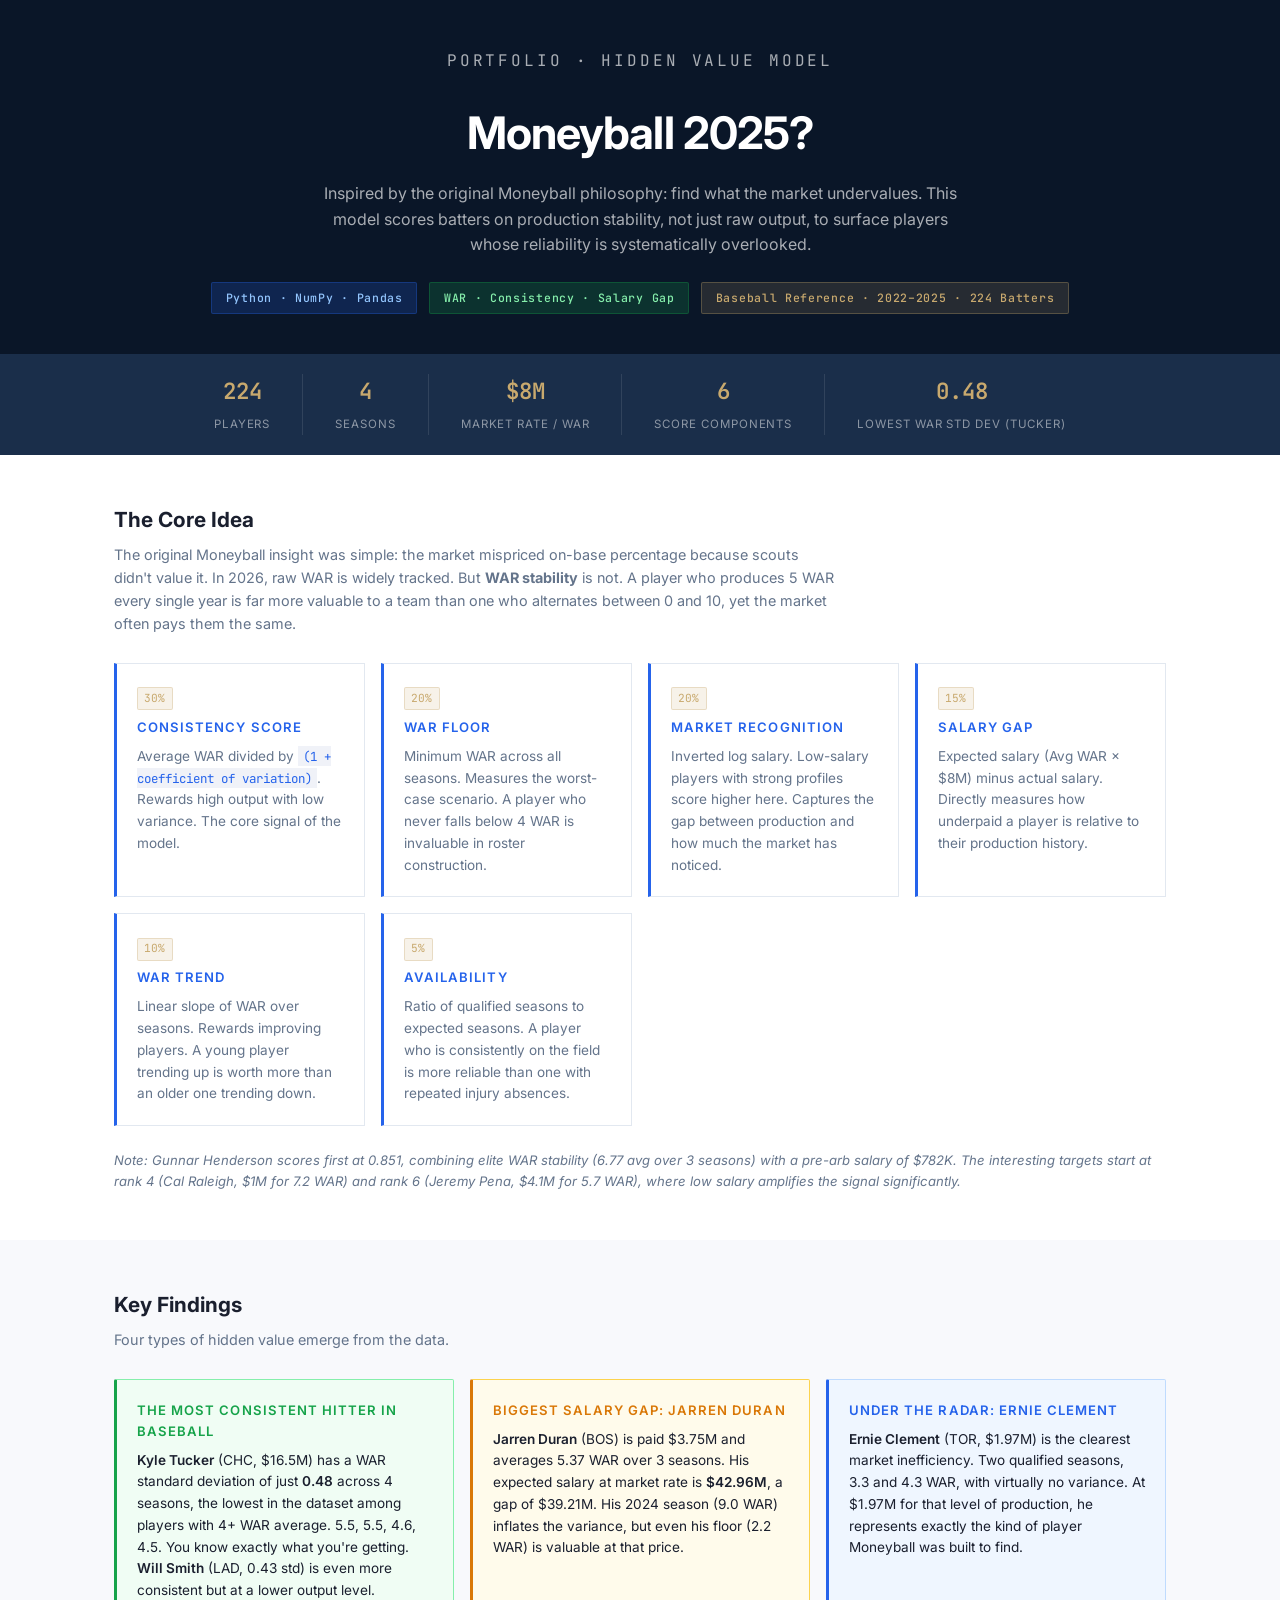
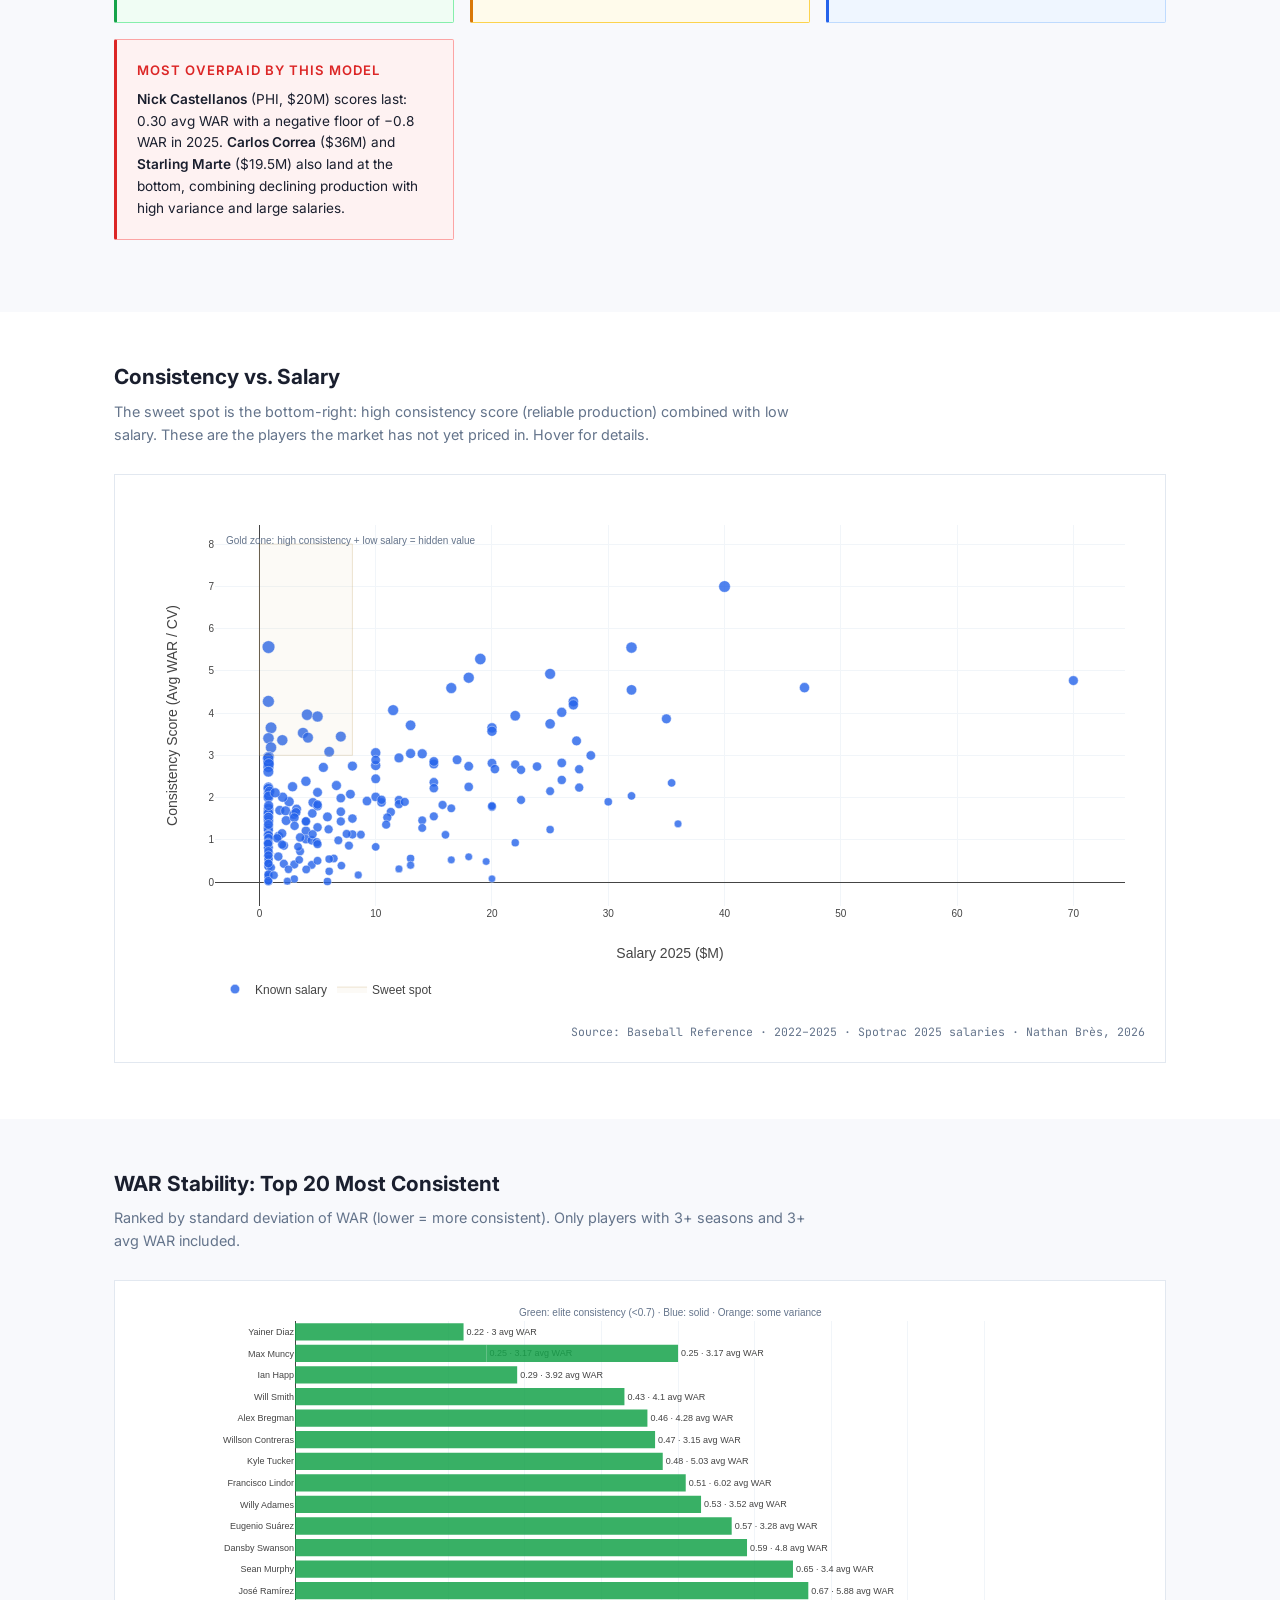
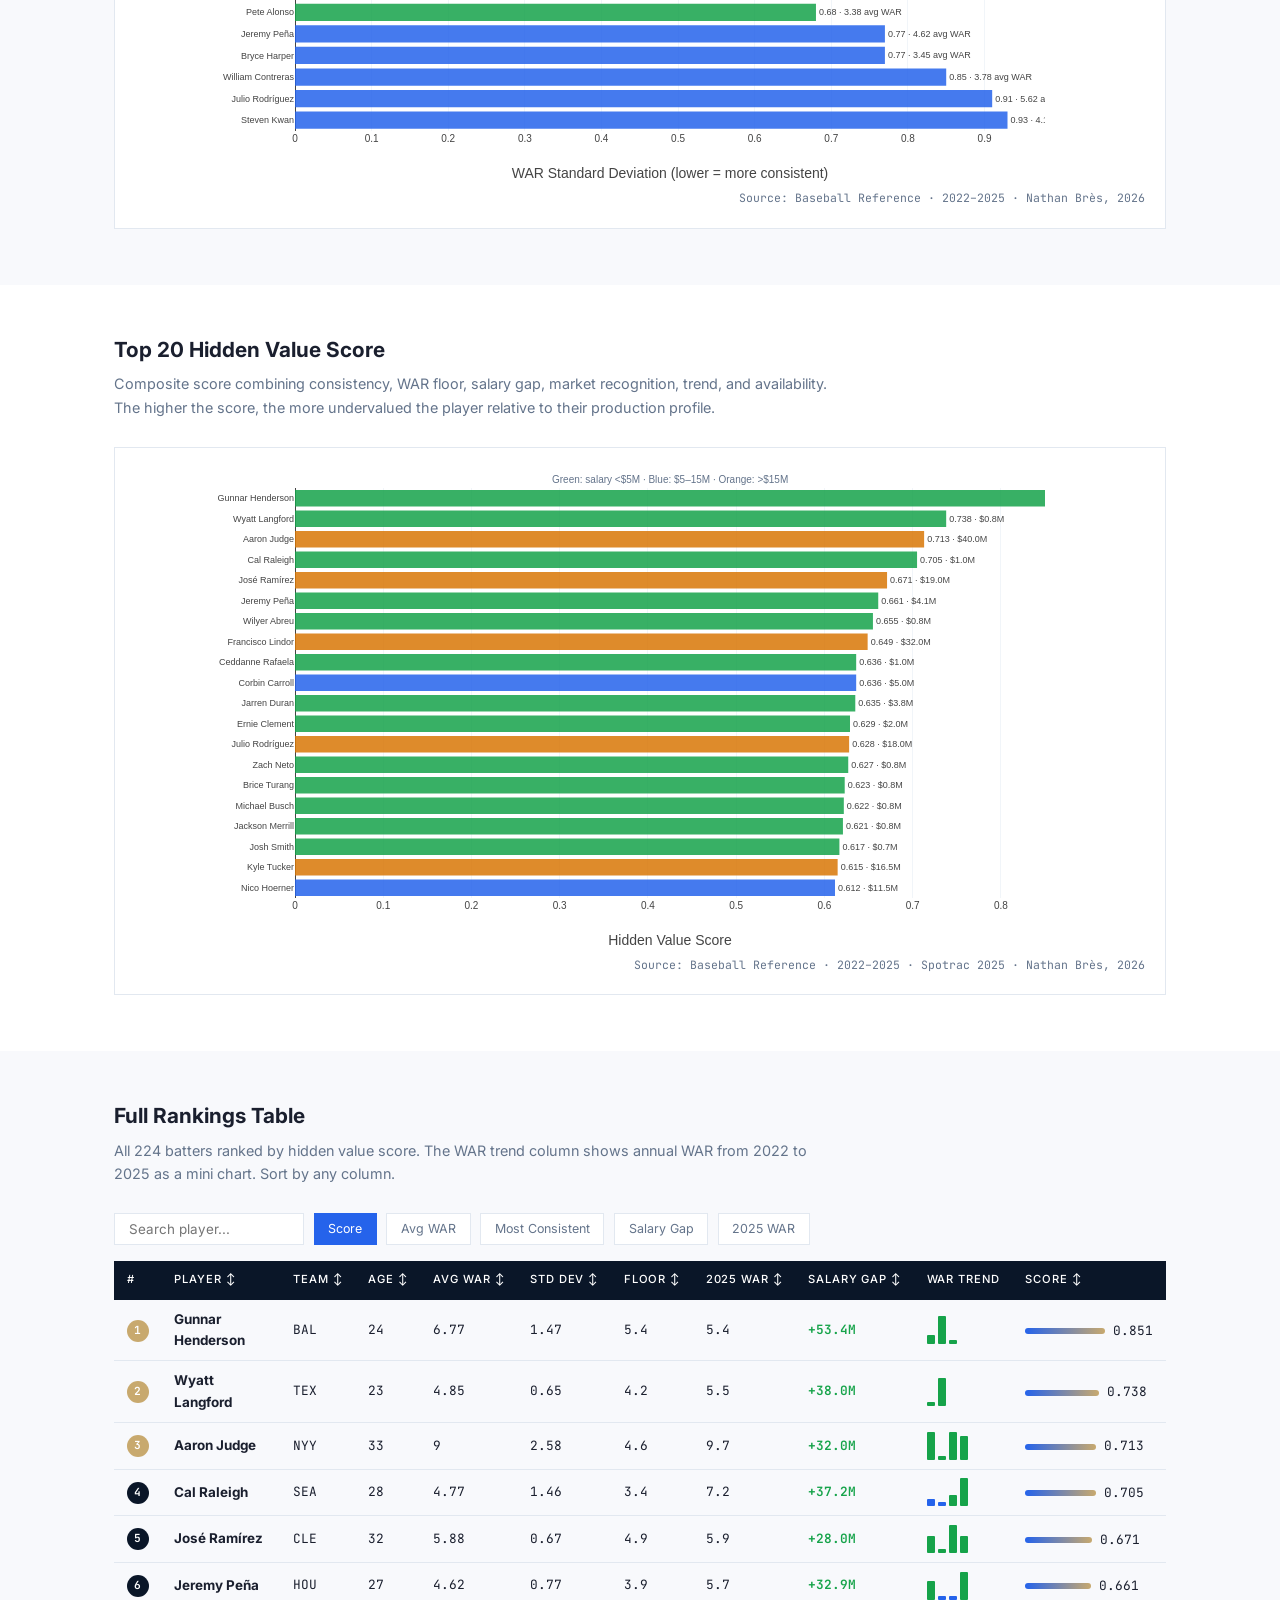
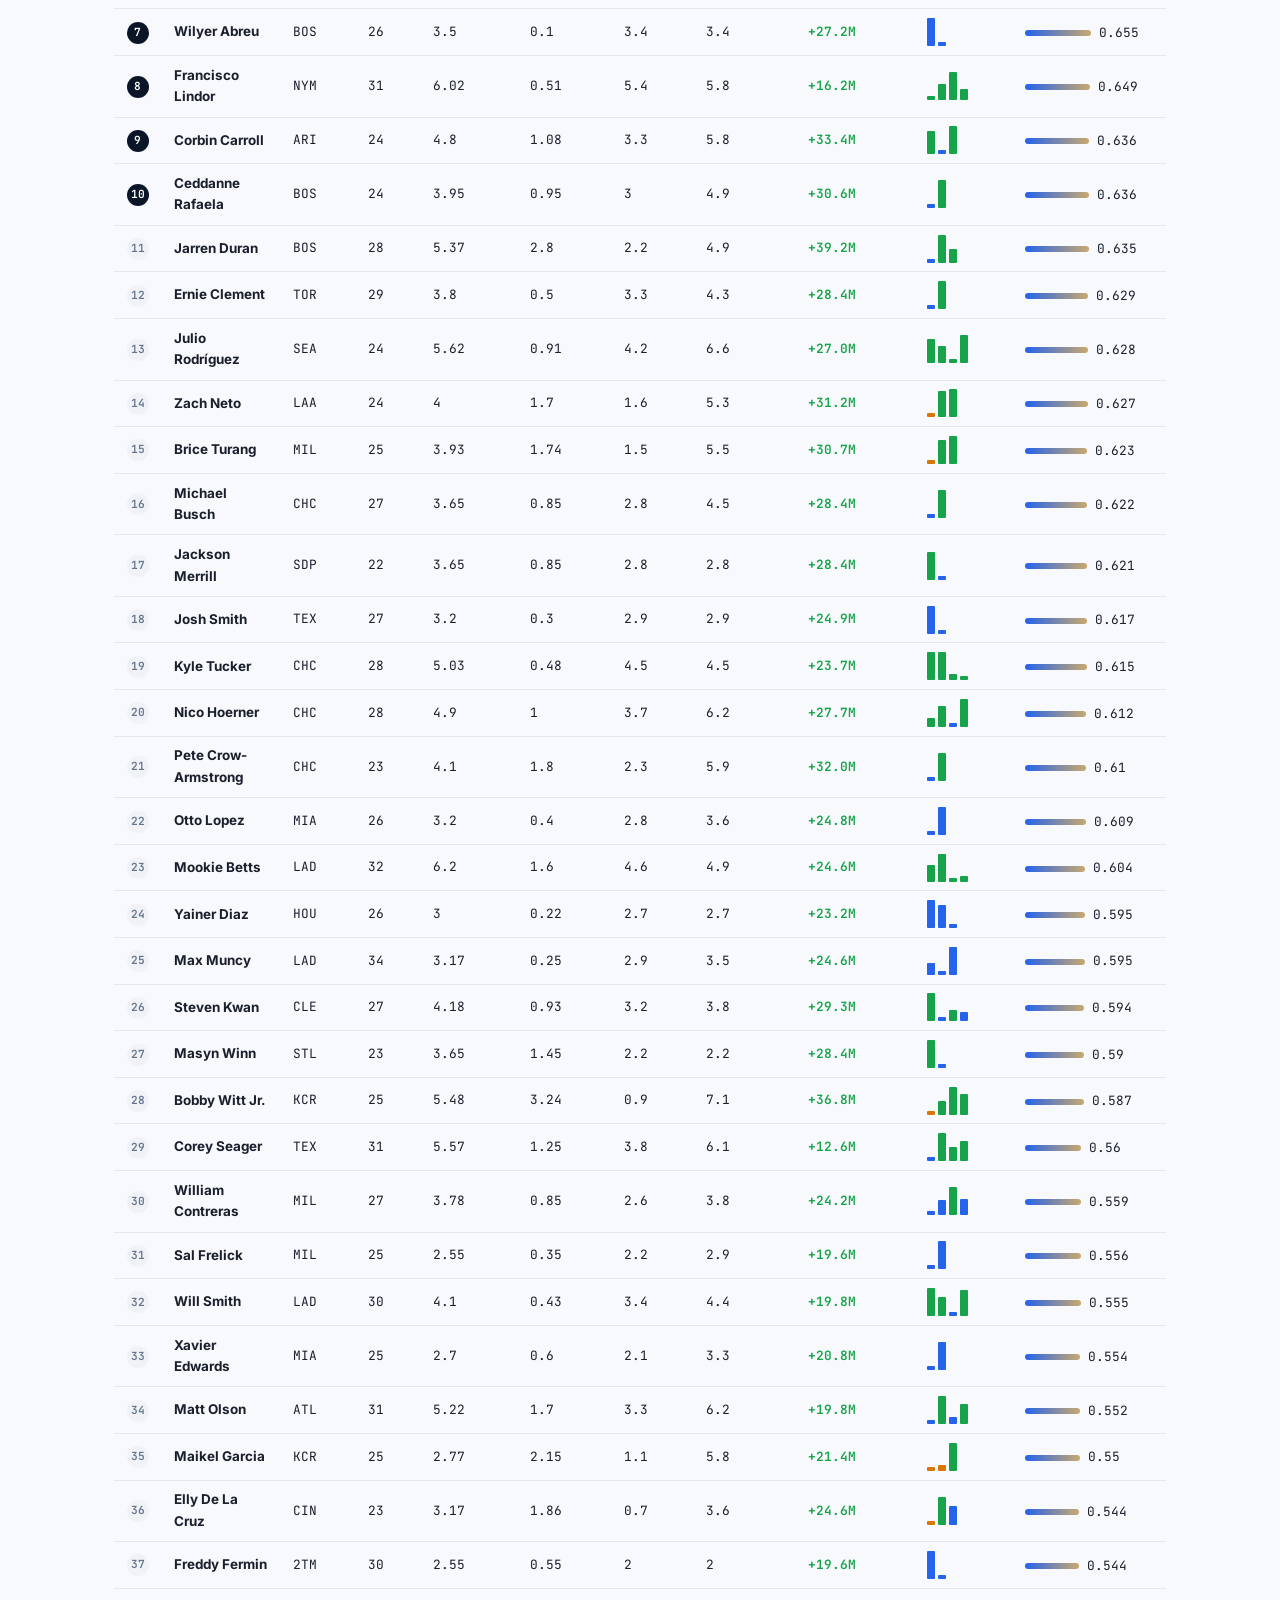
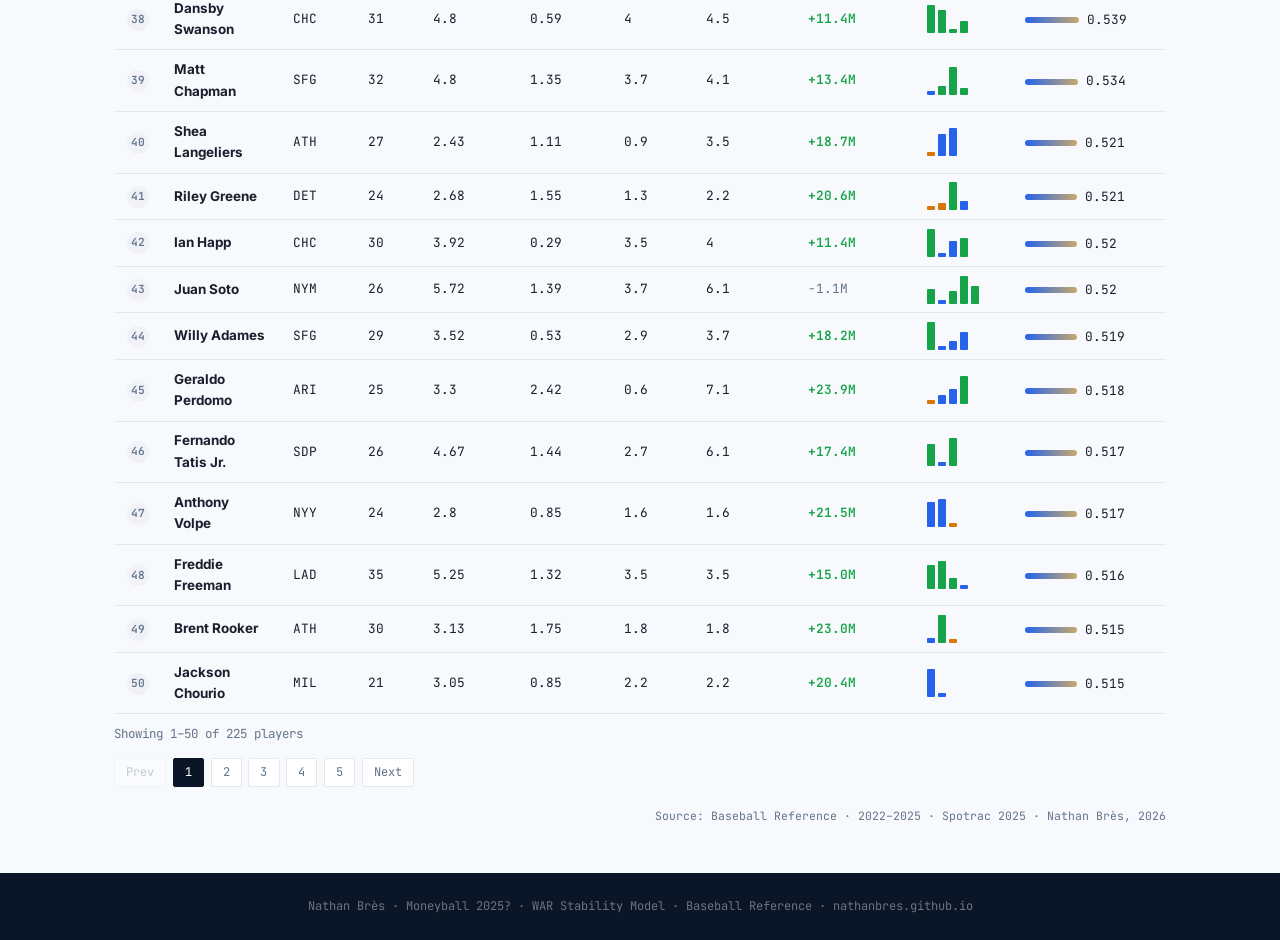
<file: hidden-value.html>
<!DOCTYPE html>
<html lang="en">
<head>
  <meta charset="UTF-8"/>
  <meta name="viewport" content="width=device-width,initial-scale=1.0"/>
  <title>Moneyball 2025? | Nathan Brès</title>
  <script src="https://cdn.plot.ly/plotly-2.27.0.min.js"></script>
  <link href="https://fonts.googleapis.com/css2?family=Inter:wght@300;400;500;600;700&family=JetBrains+Mono:wght@400;500&display=swap" rel="stylesheet"/>
  <style>
    :root{--bg:#fff;--bg2:#f8f9fc;--bg3:#f0f2f8;--navy:#0A1628;--navy2:#1a2e4a;--text:#1a1f2e;--muted:#64748b;--border:#e2e8f0;--blue:#2563eb;--green:#16a34a;--red:#dc2626;--amber:#d97706;--gold:#C8A96E;--font:'Inter',sans-serif;--mono:'JetBrains Mono',monospace}
    *{box-sizing:border-box;margin:0;padding:0}
    body{font-family:var(--font);background:var(--bg);color:var(--text);line-height:1.6}
    .page-header{background:var(--navy);color:#fff;padding:3rem 2rem 2.5rem;text-align:center}
    .eyebrow{font-family:var(--mono);font-size:.72rem;letter-spacing:.18em;text-transform:uppercase;color:var(--gold);margin-bottom:.75rem}
    .page-header h1{font-size:clamp(1.8rem,4vw,2.8rem);font-weight:700;letter-spacing:-.02em;margin-bottom:.75rem}
    .page-header p{font-size:1rem;color:rgba(255,255,255,.65);max-width:660px;margin:0 auto 1.5rem}
    .badges{display:flex;gap:.75rem;justify-content:center;flex-wrap:wrap}
    .badge{font-family:var(--mono);font-size:.72rem;padding:.35rem .85rem;border-radius:2px;letter-spacing:.06em;font-weight:500}
    .badge-blue{background:rgba(37,99,235,.2);color:#93c5fd;border:1px solid rgba(37,99,235,.3)}
    .badge-green{background:rgba(22,163,74,.2);color:#86efac;border:1px solid rgba(22,163,74,.3)}
    .badge-gold{background:rgba(200,169,110,.15);color:var(--gold);border:1px solid rgba(200,169,110,.3)}
    .stats-bar{background:var(--navy2);padding:1.25rem 2rem}
    .stats-inner{max-width:1100px;margin:0 auto;display:flex;gap:2rem;justify-content:center;flex-wrap:wrap}
    .stat-item{text-align:center}
    .stat-value{font-family:var(--mono);font-size:1.4rem;font-weight:600;color:var(--gold);display:block}
    .stat-label{font-size:.72rem;color:rgba(255,255,255,.5);letter-spacing:.08em;text-transform:uppercase}
    .stat-div{width:1px;background:rgba(255,255,255,.1);align-self:stretch}
    .container{max-width:1100px;margin:0 auto;padding:0 1.5rem}
    .section{padding:3rem 1.5rem}
    .section:nth-child(even){background:var(--bg2)}
    .section-title{font-size:1.3rem;font-weight:700;margin-bottom:.4rem}
    .section-desc{font-size:.9rem;color:var(--muted);margin-bottom:1.75rem;max-width:720px}
    .method-grid{display:grid;grid-template-columns:repeat(auto-fit,minmax(200px,1fr));gap:1rem;margin-bottom:1.5rem}
    .method-card{background:var(--bg);border:1px solid var(--border);padding:1.25rem;border-left:3px solid var(--blue)}
    .method-card h4{font-size:.82rem;font-weight:600;color:var(--blue);text-transform:uppercase;letter-spacing:.08em;margin-bottom:.5rem}
    .method-card p{font-size:.85rem;color:var(--muted);line-height:1.6}
    .method-card code{font-family:var(--mono);font-size:.78rem;background:var(--bg3);padding:.1rem .3rem;color:var(--blue)}
    .weight-tag{display:inline-block;font-family:var(--mono);font-size:.7rem;background:rgba(200,169,110,.15);color:var(--gold);border:1px solid rgba(200,169,110,.3);padding:.1rem .4rem;border-radius:2px;margin-bottom:.4rem}
    .finding-grid{display:grid;grid-template-columns:repeat(auto-fit,minmax(270px,1fr));gap:1rem;margin-bottom:1.5rem}
    .finding-card{padding:1.25rem;border-radius:2px}
    .finding-card.green{background:#f0fdf4;border:1px solid #86efac;border-left:3px solid var(--green)}
    .finding-card.amber{background:#fffbeb;border:1px solid #fcd34d;border-left:3px solid var(--amber)}
    .finding-card.blue{background:#eff6ff;border:1px solid #bfdbfe;border-left:3px solid var(--blue)}
    .finding-card.red{background:#fef2f2;border:1px solid #fca5a5;border-left:3px solid var(--red)}
    .finding-card h4{font-size:.82rem;font-weight:600;text-transform:uppercase;letter-spacing:.08em;margin-bottom:.5rem}
    .finding-card.green h4{color:var(--green)}
    .finding-card.amber h4{color:var(--amber)}
    .finding-card.blue h4{color:var(--blue)}
    .finding-card.red h4{color:var(--red)}
    .finding-card p{font-size:.85rem;color:var(--text);line-height:1.6}
    .finding-card strong{font-weight:600}
    .chart-box{background:var(--bg);border:1px solid var(--border);padding:1.25rem;margin-bottom:.5rem}
    .chart-source{font-size:.72rem;color:var(--muted);font-family:var(--mono);text-align:right;padding-top:.5rem}
    .war-sparkline{display:flex;gap:3px;align-items:flex-end;height:28px}
    .war-bar{width:8px;border-radius:1px;min-height:2px}
    .filter-row{display:flex;gap:.6rem;flex-wrap:wrap;margin-bottom:1rem;align-items:center}
    .search-input{padding:.45rem .9rem;border:1px solid var(--border);font-family:var(--font);font-size:.84rem;color:var(--text);outline:none;width:190px}
    .search-input:focus{border-color:var(--blue)}
    .filter-btn{padding:.45rem .85rem;border:1px solid var(--border);background:var(--bg);font-family:var(--font);font-size:.78rem;color:var(--muted);cursor:pointer;transition:all .15s;white-space:nowrap}
    .filter-btn.active,.filter-btn:hover{background:var(--blue);color:#fff;border-color:var(--blue)}
    .val-table{width:100%;border-collapse:collapse;font-size:.84rem}
    .val-table th{background:var(--navy);color:#fff;padding:.65rem .8rem;text-align:left;font-size:.7rem;letter-spacing:.08em;text-transform:uppercase;font-weight:500;white-space:nowrap;cursor:pointer}
    .val-table th:hover{background:var(--navy2)}
    .val-table td{padding:.55rem .8rem;border-bottom:1px solid var(--border);vertical-align:middle}
    .val-table tr:hover td{background:var(--bg2)}
    .rank-badge{display:inline-flex;align-items:center;justify-content:center;width:22px;height:22px;border-radius:50%;font-family:var(--mono);font-size:.7rem;font-weight:600;background:var(--bg3);color:var(--muted)}
    .rank-badge.top3{background:var(--gold);color:#fff}
    .rank-badge.top10{background:var(--navy);color:#fff}
    .mono{font-family:var(--mono);font-size:.8rem}
    .score-bar{display:inline-flex;align-items:center;gap:.5rem}
    .score-fill{height:6px;border-radius:3px;background:linear-gradient(90deg,#2563eb,#C8A96E)}
    .pos-val{color:var(--green);font-weight:600;font-family:var(--mono);font-size:.8rem}
    .neg-val{color:var(--red);font-weight:500;font-family:var(--mono);font-size:.8rem}
    .neutral-val{color:var(--muted);font-family:var(--mono);font-size:.8rem}
    .trend-up{color:var(--green);font-size:.75rem}
    .trend-dn{color:var(--red);font-size:.75rem}
    .trend-flat{color:var(--muted);font-size:.75rem}
    .pagination{display:flex;gap:.4rem;align-items:center;margin-top:.85rem;flex-wrap:wrap}
    .page-btn{padding:.35rem .7rem;border:1px solid var(--border);background:var(--bg);font-family:var(--mono);font-size:.75rem;color:var(--muted);cursor:pointer;border-radius:2px;transition:all .15s}
    .page-btn:hover,.page-btn.active{background:var(--navy);color:#fff;border-color:var(--navy)}
    .page-btn:disabled{opacity:.35;cursor:default}
    .page-footer{background:var(--navy);color:rgba(255,255,255,.4);text-align:center;padding:1.5rem;font-size:.75rem;font-family:var(--mono)}
    @media(max-width:640px){
      .stats-inner{gap:1rem}.stat-div{display:none}
      .val-table{font-size:.73rem}.val-table th,.val-table td{padding:.4rem .45rem}
      .val-table th:nth-child(6),.val-table td:nth-child(6),
      .val-table th:nth-child(7),.val-table td:nth-child(7){display:none}
    }
  </style>
</head>
<body>

<div class="page-header">
  <p class="eyebrow">Portfolio · Hidden Value Model</p>
  <h1>Moneyball 2025?</h1>
  <p>Inspired by the original Moneyball philosophy: find what the market undervalues. This model scores batters on production stability, not just raw output, to surface players whose reliability is systematically overlooked.</p>
  <div class="badges">
    <span class="badge badge-blue">Python · NumPy · Pandas</span>
    <span class="badge badge-green">WAR · Consistency · Salary Gap</span>
    <span class="badge badge-gold">Baseball Reference · 2022–2025  · 224 Batters</span>
  </div>
</div>

<div class="stats-bar">
  <div class="stats-inner">
    <div class="stat-item"><span class="stat-value">224</span><span class="stat-label">Players</span></div>
    <div class="stat-div"></div>
    <div class="stat-item"><span class="stat-value">4</span><span class="stat-label">Seasons</span></div>
    <div class="stat-div"></div>
    <div class="stat-item"><span class="stat-value">$8M</span><span class="stat-label">Market Rate / WAR</span></div>
    <div class="stat-div"></div>
    <div class="stat-item"><span class="stat-value">6</span><span class="stat-label">Score Components</span></div>
    <div class="stat-div"></div>
    <div class="stat-item"><span class="stat-value">0.48</span><span class="stat-label">Lowest WAR Std Dev (Tucker)</span></div>
  </div>
</div>

<!-- The Idea -->
<div class="section">
  <div class="container">
    <h2 class="section-title">The Core Idea</h2>
    <p class="section-desc">The original Moneyball insight was simple: the market mispriced on-base percentage because scouts didn't value it. In 2026, raw WAR is widely tracked. But <strong>WAR stability</strong> is not. A player who produces 5 WAR every single year is far more valuable to a team than one who alternates between 0 and 10, yet the market often pays them the same.</p>
    <div class="method-grid">
      <div class="method-card">
        <span class="weight-tag">30%</span>
        <h4>Consistency Score</h4>
        <p>Average WAR divided by <code>(1 + coefficient of variation)</code>. Rewards high output with low variance. The core signal of the model.</p>
      </div>
      <div class="method-card">
        <span class="weight-tag">20%</span>
        <h4>WAR Floor</h4>
        <p>Minimum WAR across all seasons. Measures the worst-case scenario. A player who never falls below 4 WAR is invaluable in roster construction.</p>
      </div>
      <div class="method-card">
        <span class="weight-tag">20%</span>
        <h4>Market Recognition</h4>
        <p>Inverted log salary. Low-salary players with strong profiles score higher here. Captures the gap between production and how much the market has noticed.</p>
      </div>
      <div class="method-card">
        <span class="weight-tag">15%</span>
        <h4>Salary Gap</h4>
        <p>Expected salary (Avg WAR × $8M) minus actual salary. Directly measures how underpaid a player is relative to their production history.</p>
      </div>
      <div class="method-card">
        <span class="weight-tag">10%</span>
        <h4>WAR Trend</h4>
        <p>Linear slope of WAR over seasons. Rewards improving players. A young player trending up is worth more than an older one trending down.</p>
      </div>
      <div class="method-card">
        <span class="weight-tag">5%</span>
        <h4>Availability</h4>
        <p>Ratio of qualified seasons to expected seasons. A player who is consistently on the field is more reliable than one with repeated injury absences.</p>
      </div>
    </div>
    <p style="font-size:.82rem;color:var(--muted);font-style:italic">Note: Gunnar Henderson scores first at 0.851, combining elite WAR stability (6.77 avg over 3 seasons) with a pre-arb salary of $782K. The interesting targets start at rank 4 (Cal Raleigh, $1M for 7.2 WAR) and rank 6 (Jeremy Pena, $4.1M for 5.7 WAR), where low salary amplifies the signal significantly.</p>
  </div>
</div>

<!-- Key Findings -->
<div class="section">
  <div class="container">
    <h2 class="section-title">Key Findings</h2>
    <p class="section-desc">Four types of hidden value emerge from the data.</p>
    <div class="finding-grid">
      <div class="finding-card green">
        <h4>The Most Consistent Hitter in Baseball</h4>
        <p><strong>Kyle Tucker</strong> (CHC, $16.5M) has a WAR standard deviation of just <strong>0.48</strong> across 4 seasons, the lowest in the dataset among players with 4+ WAR average. 5.5, 5.5, 4.6, 4.5. You know exactly what you're getting. <strong>Will Smith</strong> (LAD, 0.43 std) is even more consistent but at a lower output level.</p>
      </div>
      <div class="finding-card amber">
        <h4>Biggest Salary Gap: Jarren Duran</h4>
        <p><strong>Jarren Duran</strong> (BOS) is paid $3.75M and averages 5.37 WAR over 3 seasons. His expected salary at market rate is <strong>$42.96M</strong>, a gap of $39.21M. His 2024 season (9.0 WAR) inflates the variance, but even his floor (2.2 WAR) is valuable at that price.</p>
      </div>
      <div class="finding-card blue">
        <h4>Under the Radar: Ernie Clement</h4>
        <p><strong>Ernie Clement</strong> (TOR, $1.97M) is the clearest market inefficiency. Two qualified seasons, 3.3 and 4.3 WAR, with virtually no variance. At $1.97M for that level of production, he represents exactly the kind of player Moneyball was built to find.</p>
      </div>
      <div class="finding-card red">
        <h4>Most Overpaid by This Model</h4>
        <p><strong>Nick Castellanos</strong> (PHI, $20M) scores last: 0.30 avg WAR with a negative floor of −0.8 WAR in 2025. <strong>Carlos Correa</strong> ($36M) and <strong>Starling Marte</strong> ($19.5M) also land at the bottom, combining declining production with high variance and large salaries.</p>
      </div>
    </div>
  </div>
</div>

<!-- Scatter: Consistency vs Salary -->
<div class="section">
  <div class="container">
    <h2 class="section-title">Consistency vs. Salary</h2>
    <p class="section-desc">The sweet spot is the bottom-right: high consistency score (reliable production) combined with low salary. These are the players the market has not yet priced in. Hover for details.</p>
    <div class="chart-box">
      <div id="chart-scatter" style="height:520px"></div>
      <div class="chart-source">Source: Baseball Reference · 2022–2025 · Spotrac 2025 salaries · Nathan Brès, 2026</div>
    </div>
  </div>
</div>

<!-- WAR Stability: Top 20 -->
<div class="section">
  <div class="container">
    <h2 class="section-title">WAR Stability: Top 20 Most Consistent</h2>
    <p class="section-desc">Ranked by standard deviation of WAR (lower = more consistent). Only players with 3+ seasons and 3+ avg WAR included.</p>
    <div class="chart-box">
      <div id="chart-stability" style="height:480px"></div>
      <div class="chart-source">Source: Baseball Reference · 2022–2025  · Nathan Brès, 2026</div>
    </div>
  </div>
</div>

<!-- Top 20 Hidden Value -->
<div class="section">
  <div class="container">
    <h2 class="section-title">Top 20 Hidden Value Score</h2>
    <p class="section-desc">Composite score combining consistency, WAR floor, salary gap, market recognition, trend, and availability. The higher the score, the more undervalued the player relative to their production profile.</p>
    <div class="chart-box">
      <div id="chart-top20" style="height:480px"></div>
      <div class="chart-source">Source: Baseball Reference · 2022–2025 · Spotrac 2025 · Nathan Brès, 2026</div>
    </div>
  </div>
</div>

<!-- Full Table -->
<div class="section">
  <div class="container">
    <h2 class="section-title">Full Rankings Table</h2>
    <p class="section-desc">All 224 batters ranked by hidden value score. The WAR trend column shows annual WAR from 2022 to 2025 as a mini chart. Sort by any column.</p>
    <div class="filter-row">
      <input class="search-input" id="searchInput" type="text" placeholder="Search player..."/>
      <button class="filter-btn active" onclick="setSort('hidden_value_score',false,this)">Score</button>
      <button class="filter-btn" onclick="setSort('Avg_WAR',false,this)">Avg WAR</button>
      <button class="filter-btn" onclick="setSort('Std_WAR',true,this)">Most Consistent</button>
      <button class="filter-btn" onclick="setSort('Salary_Gap',false,this)">Salary Gap</button>
      <button class="filter-btn" onclick="setSort('WAR_2025',false,this)">2025 WAR</button>
    </div>
    <div style="overflow-x:auto">
      <table class="val-table">
        <thead>
          <tr>
            <th>#</th>
            <th onclick="sortTable('Player')">Player ↕</th>
            <th onclick="sortTable('Team')">Team ↕</th>
            <th onclick="sortTable('Age')">Age ↕</th>
            <th onclick="sortTable('Avg_WAR')">Avg WAR ↕</th>
            <th onclick="sortTable('Std_WAR')">Std Dev ↕</th>
            <th onclick="sortTable('War_Floor')">Floor ↕</th>
            <th onclick="sortTable('WAR_2025')">2025 WAR ↕</th>
            <th onclick="sortTable('Salary_Gap')">Salary Gap ↕</th>
            <th>WAR Trend</th>
            <th onclick="sortTable('hidden_value_score')">Score ↕</th>
          </tr>
        </thead>
        <tbody id="tableBody"></tbody>
      </table>
    </div>
    <p id="tableCount" style="font-size:.78rem;color:var(--muted);margin-top:.6rem;font-family:var(--mono)"></p>
    <div class="pagination" id="tablePagination"></div>
    <div class="chart-source" style="margin-top:.75rem">Source: Baseball Reference · 2022–2025 · Spotrac 2025 · Nathan Brès, 2026</div>
  </div>
</div>

<div class="page-footer">Nathan Brès · Moneyball 2025? · WAR Stability Model · Baseball Reference · nathanbres.github.io</div>

<script>
const DATA = [{"Player": "Gunnar Henderson", "Team": "BAL", "Age": 24, "Seasons": 3, "Avg_WAR": 6.77, "Std_WAR": 1.47, "War_Floor": 5.4, "Avg_PA": 664.0, "WAR_2025": 5.4, "WAR_Trend": -0.35, "Salary_2025": 782300, "Salary_Gap": 53.378, "Availability": 1.0, "hidden_value_score": 0.851, "WAR_by_year": "2023:6.1,2024:8.8,2025:5.4"}, {"Player": "Wyatt Langford", "Team": "TEX", "Age": 23, "Seasons": 2, "Avg_WAR": 4.85, "Std_WAR": 0.65, "War_Floor": 4.2, "Avg_PA": 565.0, "WAR_2025": 5.5, "WAR_Trend": NaN, "Salary_2025": 773500, "Salary_Gap": 38.026, "Availability": 1.0, "hidden_value_score": 0.738, "WAR_by_year": "2024:4.2,2025:5.5"}, {"Player": "Aaron Judge", "Team": "NYY", "Age": 33, "Seasons": 4, "Avg_WAR": 9.0, "Std_WAR": 2.58, "War_Floor": 4.6, "Avg_PA": 634.2, "WAR_2025": 9.7, "WAR_Trend": 0.3, "Salary_2025": 40000000, "Salary_Gap": 32.0, "Availability": 1.0, "hidden_value_score": 0.713, "WAR_by_year": "2022:10.8,2023:4.6,2024:10.9,2025:9.7"}, {"Player": "Cal Raleigh", "Team": "SEA", "Age": 28, "Seasons": 4, "Avg_WAR": 4.77, "Std_WAR": 1.46, "War_Floor": 3.4, "Avg_PA": 579.2, "WAR_2025": 7.2, "WAR_Trend": 1.11, "Salary_2025": 1000000, "Salary_Gap": 37.16, "Availability": 1.0, "hidden_value_score": 0.705, "WAR_by_year": "2022:3.9,2023:3.4,2024:4.6,2025:7.2"}, {"Player": "José Ramírez", "Team": "CLE", "Age": 32, "Seasons": 4, "Avg_WAR": 5.88, "Std_WAR": 0.67, "War_Floor": 4.9, "Avg_PA": 682.8, "WAR_2025": 5.9, "WAR_Trend": 0.19, "Salary_2025": 19000000, "Salary_Gap": 28.04, "Availability": 1.0, "hidden_value_score": 0.671, "WAR_by_year": "2022:5.9,2023:4.9,2024:6.8,2025:5.9"}, {"Player": "Jeremy Peña", "Team": "HOU", "Age": 27, "Seasons": 4, "Avg_WAR": 4.62, "Std_WAR": 0.77, "War_Floor": 3.9, "Avg_PA": 596.2, "WAR_2025": 5.7, "WAR_Trend": 0.21, "Salary_2025": 4100000, "Salary_Gap": 32.86, "Availability": 1.0, "hidden_value_score": 0.661, "WAR_by_year": "2022:5.0,2023:3.9,2024:3.9,2025:5.7"}, {"Player": "Wilyer Abreu", "Team": "BOS", "Age": 26, "Seasons": 2, "Avg_WAR": 3.5, "Std_WAR": 0.1, "War_Floor": 3.4, "Avg_PA": 432.0, "WAR_2025": 3.4, "WAR_Trend": NaN, "Salary_2025": 780000, "Salary_Gap": 27.22, "Availability": 1.0, "hidden_value_score": 0.655, "WAR_by_year": "2024:3.6,2025:3.4"}, {"Player": "Francisco Lindor", "Team": "NYM", "Age": 31, "Seasons": 4, "Avg_WAR": 6.02, "Std_WAR": 0.51, "War_Floor": 5.4, "Avg_PA": 703.5, "WAR_2025": 5.8, "WAR_Trend": 0.19, "Salary_2025": 32000000, "Salary_Gap": 16.16, "Availability": 1.0, "hidden_value_score": 0.649, "WAR_by_year": "2022:5.4,2023:6.1,2024:6.8,2025:5.8"}, {"Player": "Ceddanne Rafaela", "Team": "BOS", "Age": 24, "Seasons": 2, "Avg_WAR": 3.95, "Std_WAR": 0.95, "War_Floor": 3.0, "Avg_PA": 579.0, "WAR_2025": 4.9, "WAR_Trend": NaN, "Salary_2025": 1000000, "Salary_Gap": 30.6, "Availability": 1.0, "hidden_value_score": 0.636, "WAR_by_year": "2024:3.0,2025:4.9"}, {"Player": "Corbin Carroll", "Team": "ARI", "Age": 24, "Seasons": 3, "Avg_WAR": 4.8, "Std_WAR": 1.08, "War_Floor": 3.3, "Avg_PA": 657.0, "WAR_2025": 5.8, "WAR_Trend": 0.25, "Salary_2025": 5000000, "Salary_Gap": 33.4, "Availability": 1.0, "hidden_value_score": 0.636, "WAR_by_year": "2023:5.3,2024:3.3,2025:5.8"}, {"Player": "Jarren Duran", "Team": "BOS", "Age": 28, "Seasons": 3, "Avg_WAR": 5.37, "Std_WAR": 2.8, "War_Floor": 2.2, "Avg_PA": 597.7, "WAR_2025": 4.9, "WAR_Trend": 1.35, "Salary_2025": 3750000, "Salary_Gap": 39.21, "Availability": 1.0, "hidden_value_score": 0.635, "WAR_by_year": "2023:2.2,2024:9.0,2025:4.9"}, {"Player": "Ernie Clement", "Team": "TOR", "Age": 29, "Seasons": 2, "Avg_WAR": 3.8, "Std_WAR": 0.5, "War_Floor": 3.3, "Avg_PA": 520.0, "WAR_2025": 4.3, "WAR_Trend": NaN, "Salary_2025": 1970000, "Salary_Gap": 28.43, "Availability": 1.0, "hidden_value_score": 0.629, "WAR_by_year": "2024:3.3,2025:4.3"}, {"Player": "Julio Rodríguez", "Team": "SEA", "Age": 24, "Seasons": 4, "Avg_WAR": 5.62, "Std_WAR": 0.91, "War_Floor": 4.2, "Avg_PA": 649.2, "WAR_2025": 6.6, "WAR_Trend": -0.01, "Salary_2025": 18000000, "Salary_Gap": 26.96, "Availability": 1.0, "hidden_value_score": 0.628, "WAR_by_year": "2022:6.2,2023:5.5,2024:4.2,2025:6.6"}, {"Player": "Zach Neto", "Team": "LAA", "Age": 24, "Seasons": 3, "Avg_WAR": 4.0, "Std_WAR": 1.7, "War_Floor": 1.6, "Avg_PA": 495.0, "WAR_2025": 5.3, "WAR_Trend": 1.85, "Salary_2025": 780000, "Salary_Gap": 31.22, "Availability": 1.0, "hidden_value_score": 0.627, "WAR_by_year": "2023:1.6,2024:5.1,2025:5.3"}, {"Player": "Brice Turang", "Team": "MIL", "Age": 25, "Seasons": 3, "Avg_WAR": 3.93, "Std_WAR": 1.74, "War_Floor": 1.5, "Avg_PA": 575.3, "WAR_2025": 5.5, "WAR_Trend": 2.0, "Salary_2025": 777100, "Salary_Gap": 30.663, "Availability": 1.0, "hidden_value_score": 0.623, "WAR_by_year": "2023:1.5,2024:4.8,2025:5.5"}, {"Player": "Michael Busch", "Team": "CHC", "Age": 27, "Seasons": 2, "Avg_WAR": 3.65, "Std_WAR": 0.85, "War_Floor": 2.8, "Avg_PA": 579.5, "WAR_2025": 4.5, "WAR_Trend": NaN, "Salary_2025": 780500, "Salary_Gap": 28.42, "Availability": 1.0, "hidden_value_score": 0.622, "WAR_by_year": "2024:2.8,2025:4.5"}, {"Player": "Jackson Merrill", "Team": "SDP", "Age": 22, "Seasons": 2, "Avg_WAR": 3.65, "Std_WAR": 0.85, "War_Floor": 2.8, "Avg_PA": 538.0, "WAR_2025": 2.8, "WAR_Trend": NaN, "Salary_2025": 809500, "Salary_Gap": 28.39, "Availability": 1.0, "hidden_value_score": 0.621, "WAR_by_year": "2024:4.5,2025:2.8"}, {"Player": "Josh Smith", "Team": "TEX", "Age": 27, "Seasons": 2, "Avg_WAR": 3.2, "Std_WAR": 0.3, "War_Floor": 2.9, "Avg_PA": 577.5, "WAR_2025": 2.9, "WAR_Trend": NaN, "Salary_2025": 740000, "Salary_Gap": 24.86, "Availability": 1.0, "hidden_value_score": 0.617, "WAR_by_year": "2024:3.5,2025:2.9"}, {"Player": "Kyle Tucker", "Team": "CHC", "Age": 28, "Seasons": 4, "Avg_WAR": 5.03, "Std_WAR": 0.48, "War_Floor": 4.5, "Avg_PA": 554.8, "WAR_2025": 4.5, "WAR_Trend": -0.39, "Salary_2025": 16500000, "Salary_Gap": 23.74, "Availability": 1.0, "hidden_value_score": 0.615, "WAR_by_year": "2022:5.5,2023:5.5,2024:4.6,2025:4.5"}, {"Player": "Nico Hoerner", "Team": "CHC", "Age": 28, "Seasons": 4, "Avg_WAR": 4.9, "Std_WAR": 1.0, "War_Floor": 3.7, "Avg_PA": 623.8, "WAR_2025": 6.2, "WAR_Trend": 0.42, "Salary_2025": 11500000, "Salary_Gap": 27.7, "Availability": 1.0, "hidden_value_score": 0.612, "WAR_by_year": "2022:4.2,2023:5.5,2024:3.7,2025:6.2"}, {"Player": "Pete Crow-Armstrong", "Team": "CHC", "Age": 23, "Seasons": 2, "Avg_WAR": 4.1, "Std_WAR": 1.8, "War_Floor": 2.3, "Avg_PA": 528.5, "WAR_2025": 5.9, "WAR_Trend": NaN, "Salary_2025": 771000, "Salary_Gap": 32.029, "Availability": 1.0, "hidden_value_score": 0.61, "WAR_by_year": "2024:2.3,2025:5.9"}, {"Player": "Otto Lopez", "Team": "MIA", "Age": 26, "Seasons": 2, "Avg_WAR": 3.2, "Std_WAR": 0.4, "War_Floor": 2.8, "Avg_PA": 514.0, "WAR_2025": 3.6, "WAR_Trend": NaN, "Salary_2025": 778500, "Salary_Gap": 24.822, "Availability": 1.0, "hidden_value_score": 0.609, "WAR_by_year": "2024:2.8,2025:3.6"}, {"Player": "Mookie Betts", "Team": "LAD", "Age": 32, "Seasons": 4, "Avg_WAR": 6.2, "Std_WAR": 1.6, "War_Floor": 4.6, "Avg_PA": 627.8, "WAR_2025": 4.9, "WAR_Trend": -0.94, "Salary_2025": 25000000, "Salary_Gap": 24.6, "Availability": 1.0, "hidden_value_score": 0.604, "WAR_by_year": "2022:6.7,2023:8.6,2024:4.6,2025:4.9"}, {"Player": "Max Muncy", "Team": "LAD", "Age": 34, "Seasons": 3, "Avg_WAR": 3.17, "Std_WAR": 0.25, "War_Floor": 2.9, "Avg_PA": 510.7, "WAR_2025": 3.5, "WAR_Trend": 0.157, "Salary_2025": 760000, "Salary_Gap": 24.6, "Availability": 0.75, "hidden_value_score": 0.595, "WAR_by_year": "2022:3.1,2023:2.9,2025:3.5"}, {"Player": "Yainer Diaz", "Team": "HOU", "Age": 26, "Seasons": 3, "Avg_WAR": 3.0, "Std_WAR": 0.22, "War_Floor": 2.7, "Avg_PA": 521.0, "WAR_2025": 2.7, "WAR_Trend": -0.25, "Salary_2025": 805600, "Salary_Gap": 23.194, "Availability": 1.0, "hidden_value_score": 0.595, "WAR_by_year": "2023:3.2,2024:3.1,2025:2.7"}, {"Player": "Steven Kwan", "Team": "CLE", "Age": 27, "Seasons": 4, "Avg_WAR": 4.18, "Std_WAR": 0.93, "War_Floor": 3.2, "Avg_PA": 647.2, "WAR_2025": 3.8, "WAR_Trend": -0.49, "Salary_2025": 4175000, "Salary_Gap": 29.265, "Availability": 1.0, "hidden_value_score": 0.594, "WAR_by_year": "2022:5.7,2023:3.2,2024:4.0,2025:3.8"}, {"Player": "Masyn Winn", "Team": "STL", "Age": 23, "Seasons": 2, "Avg_WAR": 3.65, "Std_WAR": 1.45, "War_Floor": 2.2, "Avg_PA": 587.0, "WAR_2025": 2.2, "WAR_Trend": NaN, "Salary_2025": 770850, "Salary_Gap": 28.429, "Availability": 1.0, "hidden_value_score": 0.59, "WAR_by_year": "2024:5.1,2025:2.2"}, {"Player": "Bobby Witt Jr.", "Team": "KCR", "Age": 25, "Seasons": 4, "Avg_WAR": 5.48, "Std_WAR": 3.24, "War_Floor": 0.9, "Avg_PA": 680.5, "WAR_2025": 7.1, "WAR_Trend": 2.39, "Salary_2025": 7000000, "Salary_Gap": 36.84, "Availability": 1.0, "hidden_value_score": 0.587, "WAR_by_year": "2022:0.9,2023:4.3,2024:9.6,2025:7.1"}, {"Player": "Corey Seager", "Team": "TEX", "Age": 31, "Seasons": 4, "Avg_WAR": 5.57, "Std_WAR": 1.25, "War_Floor": 3.8, "Avg_PA": 544.2, "WAR_2025": 6.1, "WAR_Trend": 0.49, "Salary_2025": 32000000, "Salary_Gap": 12.56, "Availability": 1.0, "hidden_value_score": 0.56, "WAR_by_year": "2022:3.8,2023:7.2,2024:5.2,2025:6.1"}, {"Player": "William Contreras", "Team": "MIL", "Age": 27, "Seasons": 4, "Avg_WAR": 3.78, "Std_WAR": 0.85, "War_Floor": 2.6, "Avg_PA": 581.2, "WAR_2025": 3.8, "WAR_Trend": 0.49, "Salary_2025": 6000000, "Salary_Gap": 24.24, "Availability": 1.0, "hidden_value_score": 0.559, "WAR_by_year": "2022:2.6,2023:3.7,2024:5.0,2025:3.8"}, {"Player": "Sal Frelick", "Team": "MIL", "Age": 25, "Seasons": 2, "Avg_WAR": 2.55, "Std_WAR": 0.35, "War_Floor": 2.2, "Avg_PA": 559.0, "WAR_2025": 2.9, "WAR_Trend": NaN, "Salary_2025": 771800, "Salary_Gap": 19.628, "Availability": 1.0, "hidden_value_score": 0.556, "WAR_by_year": "2024:2.2,2025:2.9"}, {"Player": "Will Smith", "Team": "LAD", "Age": 30, "Seasons": 4, "Avg_WAR": 4.1, "Std_WAR": 0.43, "War_Floor": 3.4, "Avg_PA": 528.0, "WAR_2025": 4.4, "WAR_Trend": -0.1, "Salary_2025": 13000000, "Salary_Gap": 19.8, "Availability": 1.0, "hidden_value_score": 0.555, "WAR_by_year": "2022:4.5,2023:4.1,2024:3.4,2025:4.4"}, {"Player": "Xavier Edwards", "Team": "MIA", "Age": 25, "Seasons": 2, "Avg_WAR": 2.7, "Std_WAR": 0.6, "War_Floor": 2.1, "Avg_PA": 461.0, "WAR_2025": 3.3, "WAR_Trend": NaN, "Salary_2025": 772000, "Salary_Gap": 20.828, "Availability": 1.0, "hidden_value_score": 0.554, "WAR_by_year": "2024:2.1,2025:3.3"}, {"Player": "Matt Olson", "Team": "ATL", "Age": 31, "Seasons": 4, "Avg_WAR": 5.22, "Std_WAR": 1.7, "War_Floor": 3.3, "Avg_PA": 707.0, "WAR_2025": 6.2, "WAR_Trend": 0.51, "Salary_2025": 22000000, "Salary_Gap": 19.76, "Availability": 1.0, "hidden_value_score": 0.552, "WAR_by_year": "2022:3.3,2023:7.5,2024:3.9,2025:6.2"}, {"Player": "Maikel Garcia", "Team": "KCR", "Age": 25, "Seasons": 3, "Avg_WAR": 2.77, "Std_WAR": 2.15, "War_Floor": 1.1, "Avg_PA": 602.3, "WAR_2025": 5.8, "WAR_Trend": 2.35, "Salary_2025": 774750, "Salary_Gap": 21.385, "Availability": 1.0, "hidden_value_score": 0.55, "WAR_by_year": "2023:1.1,2024:1.4,2025:5.8"}, {"Player": "Freddy Fermin", "Team": "2TM", "Age": 30, "Seasons": 2, "Avg_WAR": 2.55, "Std_WAR": 0.55, "War_Floor": 2.0, "Avg_PA": 357.5, "WAR_2025": 2.0, "WAR_Trend": NaN, "Salary_2025": 781750, "Salary_Gap": 19.618, "Availability": 1.0, "hidden_value_score": 0.544, "WAR_by_year": "2024:3.1,2025:2.0"}, {"Player": "Elly De La Cruz", "Team": "CIN", "Age": 23, "Seasons": 3, "Avg_WAR": 3.17, "Std_WAR": 1.86, "War_Floor": 0.7, "Avg_PA": 607.3, "WAR_2025": 3.6, "WAR_Trend": 1.45, "Salary_2025": 770000, "Salary_Gap": 24.59, "Availability": 1.0, "hidden_value_score": 0.544, "WAR_by_year": "2023:0.7,2024:5.2,2025:3.6"}, {"Player": "Dansby Swanson", "Team": "CHC", "Age": 31, "Seasons": 4, "Avg_WAR": 4.8, "Std_WAR": 0.59, "War_Floor": 4.0, "Avg_PA": 643.0, "WAR_2025": 4.5, "WAR_Trend": -0.42, "Salary_2025": 27000000, "Salary_Gap": 11.4, "Availability": 1.0, "hidden_value_score": 0.539, "WAR_by_year": "2022:5.5,2023:5.2,2024:4.0,2025:4.5"}, {"Player": "Matt Chapman", "Team": "SFG", "Age": 32, "Seasons": 4, "Avg_WAR": 4.8, "Std_WAR": 1.35, "War_Floor": 3.7, "Avg_PA": 596.0, "WAR_2025": 4.1, "WAR_Trend": 0.4, "Salary_2025": 25000000, "Salary_Gap": 13.4, "Availability": 1.0, "hidden_value_score": 0.534, "WAR_by_year": "2022:3.7,2023:4.3,2024:7.1,2025:4.1"}, {"Player": "Riley Greene", "Team": "DET", "Age": 24, "Seasons": 4, "Avg_WAR": 2.68, "Std_WAR": 1.55, "War_Floor": 1.3, "Avg_PA": 518.2, "WAR_2025": 2.2, "WAR_Trend": 0.61, "Salary_2025": 812400, "Salary_Gap": 20.628, "Availability": 1.0, "hidden_value_score": 0.521, "WAR_by_year": "2022:1.3,2023:1.9,2024:5.3,2025:2.2"}, {"Player": "Shea Langeliers", "Team": "ATH", "Age": 27, "Seasons": 3, "Avg_WAR": 2.43, "Std_WAR": 1.11, "War_Floor": 0.9, "Avg_PA": 515.7, "WAR_2025": 3.5, "WAR_Trend": 1.3, "Salary_2025": 770000, "Salary_Gap": 18.67, "Availability": 1.0, "hidden_value_score": 0.521, "WAR_by_year": "2023:0.9,2024:2.9,2025:3.5"}, {"Player": "Juan Soto", "Team": "NYM", "Age": 26, "Seasons": 5, "Avg_WAR": 5.72, "Std_WAR": 1.39, "War_Floor": 3.7, "Avg_PA": 647.2, "WAR_2025": 6.1, "WAR_Trend": 0.776, "Salary_2025": 46875000, "Salary_Gap": -1.115, "Availability": 1.0, "hidden_value_score": 0.52, "WAR_by_year": "2022:5.5,2022:3.7,2023:5.3,2024:8.0,2025:6.1"}, {"Player": "Ian Happ", "Team": "CHC", "Age": 30, "Seasons": 4, "Avg_WAR": 3.92, "Std_WAR": 0.29, "War_Floor": 3.5, "Avg_PA": 663.0, "WAR_2025": 4.0, "WAR_Trend": -0.05, "Salary_2025": 20000000, "Salary_Gap": 11.36, "Availability": 1.0, "hidden_value_score": 0.52, "WAR_by_year": "2022:4.3,2023:3.5,2024:3.9,2025:4.0"}, {"Player": "Willy Adames", "Team": "SFG", "Age": 29, "Seasons": 4, "Avg_WAR": 3.52, "Std_WAR": 0.53, "War_Floor": 2.9, "Avg_PA": 657.2, "WAR_2025": 3.7, "WAR_Trend": -0.15, "Salary_2025": 10000000, "Salary_Gap": 18.16, "Availability": 1.0, "hidden_value_score": 0.519, "WAR_by_year": "2022:4.3,2023:2.9,2024:3.2,2025:3.7"}, {"Player": "Geraldo Perdomo", "Team": "ARI", "Age": 25, "Seasons": 4, "Avg_WAR": 3.3, "Std_WAR": 2.42, "War_Floor": 0.6, "Avg_PA": 525.8, "WAR_2025": 7.1, "WAR_Trend": 2.1, "Salary_2025": 2550000, "Salary_Gap": 23.85, "Availability": 1.0, "hidden_value_score": 0.518, "WAR_by_year": "2022:0.6,2023:2.0,2024:3.5,2025:7.1"}, {"Player": "Anthony Volpe", "Team": "NYY", "Age": 24, "Seasons": 3, "Avg_WAR": 2.8, "Std_WAR": 0.85, "War_Floor": 1.6, "Avg_PA": 628.7, "WAR_2025": 1.6, "WAR_Trend": -0.85, "Salary_2025": 879000, "Salary_Gap": 21.521, "Availability": 1.0, "hidden_value_score": 0.517, "WAR_by_year": "2023:3.3,2024:3.5,2025:1.6"}, {"Player": "Fernando Tatis Jr.", "Team": "SDP", "Age": 26, "Seasons": 3, "Avg_WAR": 4.67, "Std_WAR": 1.44, "War_Floor": 2.7, "Avg_PA": 588.0, "WAR_2025": 6.1, "WAR_Trend": 0.45, "Salary_2025": 20000000, "Salary_Gap": 17.36, "Availability": 1.0, "hidden_value_score": 0.517, "WAR_by_year": "2023:5.2,2024:2.7,2025:6.1"}, {"Player": "Freddie Freeman", "Team": "LAD", "Age": 35, "Seasons": 4, "Avg_WAR": 5.25, "Std_WAR": 1.32, "War_Floor": 3.5, "Avg_PA": 675.8, "WAR_2025": 3.5, "WAR_Trend": -1.04, "Salary_2025": 27000000, "Salary_Gap": 15.0, "Availability": 1.0, "hidden_value_score": 0.516, "WAR_by_year": "2022:6.2,2023:6.8,2024:4.5,2025:3.5"}, {"Player": "Jackson Chourio", "Team": "MIL", "Age": 21, "Seasons": 2, "Avg_WAR": 3.05, "Std_WAR": 0.85, "War_Floor": 2.2, "Avg_PA": 581.0, "WAR_2025": 2.2, "WAR_Trend": NaN, "Salary_2025": 4000000, "Salary_Gap": 20.4, "Availability": 1.0, "hidden_value_score": 0.515, "WAR_by_year": "2024:3.9,2025:2.2"}, {"Player": "Brent Rooker", "Team": "ATH", "Age": 30, "Seasons": 3, "Avg_WAR": 3.13, "Std_WAR": 1.75, "War_Floor": 1.8, "Avg_PA": 613.0, "WAR_2025": 1.8, "WAR_Trend": -0.1, "Salary_2025": 2000000, "Salary_Gap": 23.04, "Availability": 1.0, "hidden_value_score": 0.515, "WAR_by_year": "2023:2.0,2024:5.6,2025:1.8"}, {"Player": "José Caballero", "Team": "2TM", "Age": 28, "Seasons": 2, "Avg_WAR": 2.25, "Std_WAR": 0.65, "War_Floor": 1.6, "Avg_PA": 426.5, "WAR_2025": 2.9, "WAR_Trend": NaN, "Salary_2025": 776800, "Salary_Gap": 17.223, "Availability": 1.0, "hidden_value_score": 0.513, "WAR_by_year": "2024:1.6,2025:2.9"}, {"Player": "Brendan Donovan", "Team": "STL", "Age": 28, "Seasons": 4, "Avg_WAR": 2.85, "Std_WAR": 0.75, "War_Floor": 1.9, "Avg_PA": 501.5, "WAR_2025": 2.7, "WAR_Trend": -0.3, "Salary_2025": 2850000, "Salary_Gap": 19.95, "Availability": 1.0, "hidden_value_score": 0.506, "WAR_by_year": "2022:4.0,2023:1.9,2024:2.8,2025:2.7"}, {"Player": "J.P. Crawford", "Team": "SEA", "Age": 30, "Seasons": 4, "Avg_WAR": 3.55, "Std_WAR": 1.02, "War_Floor": 2.7, "Avg_PA": 586.5, "WAR_2025": 3.6, "WAR_Trend": 0.02, "Salary_2025": 10000000, "Salary_Gap": 18.4, "Availability": 1.0, "hidden_value_score": 0.505, "WAR_by_year": "2022:2.7,2023:5.2,2024:2.7,2025:3.6"}, {"Player": "Jordan Westburg", "Team": "BAL", "Age": 26, "Seasons": 2, "Avg_WAR": 1.95, "Std_WAR": 0.35, "War_Floor": 1.6, "Avg_PA": 399.5, "WAR_2025": 1.6, "WAR_Trend": NaN, "Salary_2025": 772700, "Salary_Gap": 14.827, "Availability": 1.0, "hidden_value_score": 0.504, "WAR_by_year": "2024:2.3,2025:1.6"}, {"Player": "Gabriel Moreno", "Team": "ARI", "Age": 25, "Seasons": 3, "Avg_WAR": 2.83, "Std_WAR": 1.11, "War_Floor": 1.6, "Avg_PA": 346.7, "WAR_2025": 1.6, "WAR_Trend": -1.35, "Salary_2025": 793000, "Salary_Gap": 21.847, "Availability": 1.0, "hidden_value_score": 0.504, "WAR_by_year": "2023:4.3,2024:2.6,2025:1.6"}, {"Player": "Taylor Walls", "Team": "TBR", "Age": 28, "Seasons": 3, "Avg_WAR": 2.33, "Std_WAR": 0.24, "War_Floor": 2.0, "Avg_PA": 377.3, "WAR_2025": 2.5, "WAR_Trend": 0.036, "Salary_2025": 1350000, "Salary_Gap": 17.29, "Availability": 0.75, "hidden_value_score": 0.503, "WAR_by_year": "2022:2.5,2023:2.0,2025:2.5"}, {"Player": "Marcus Semien", "Team": "TEX", "Age": 34, "Seasons": 4, "Avg_WAR": 5.28, "Std_WAR": 1.66, "War_Floor": 3.2, "Avg_PA": 682.2, "WAR_2025": 3.2, "WAR_Trend": -1.07, "Salary_2025": 26000000, "Salary_Gap": 16.24, "Availability": 1.0, "hidden_value_score": 0.502, "WAR_by_year": "2022:5.7,2023:7.7,2024:4.5,2025:3.2"}, {"Player": "Andy Pages", "Team": "LAD", "Age": 24, "Seasons": 2, "Avg_WAR": 2.45, "Std_WAR": 1.25, "War_Floor": 1.2, "Avg_PA": 533.5, "WAR_2025": 3.7, "WAR_Trend": NaN, "Salary_2025": 770000, "Salary_Gap": 18.83, "Availability": 1.0, "hidden_value_score": 0.499, "WAR_by_year": "2024:1.2,2025:3.7"}, {"Player": "Ketel Marte", "Team": "ARI", "Age": 31, "Seasons": 4, "Avg_WAR": 4.38, "Std_WAR": 1.94, "War_Floor": 1.4, "Avg_PA": 586.8, "WAR_2025": 4.4, "WAR_Trend": 1.09, "Salary_2025": 14000000, "Salary_Gap": 21.04, "Availability": 1.0, "hidden_value_score": 0.494, "WAR_by_year": "2022:1.4,2023:4.9,2024:6.8,2025:4.4"}, {"Player": "Manny Machado", "Team": "SDP", "Age": 32, "Seasons": 4, "Avg_WAR": 4.2, "Std_WAR": 1.6, "War_Floor": 2.7, "Avg_PA": 641.5, "WAR_2025": 4.2, "WAR_Trend": -0.74, "Salary_2025": 13000000, "Salary_Gap": 20.6, "Availability": 1.0, "hidden_value_score": 0.493, "WAR_by_year": "2022:6.8,2023:2.7,2024:3.1,2025:4.2"}, {"Player": "CJ Abrams", "Team": "WSN", "Age": 24, "Seasons": 4, "Avg_WAR": 2.55, "Std_WAR": 1.42, "War_Floor": 0.1, "Avg_PA": 538.2, "WAR_2025": 3.3, "WAR_Trend": 0.94, "Salary_2025": 780600, "Salary_Gap": 19.619, "Availability": 1.0, "hidden_value_score": 0.491, "WAR_by_year": "2022:0.1,2023:3.5,2024:3.3,2025:3.3"}, {"Player": "James Wood", "Team": "WSN", "Age": 22, "Seasons": 2, "Avg_WAR": 2.35, "Std_WAR": 1.25, "War_Floor": 1.1, "Avg_PA": 512.5, "WAR_2025": 3.6, "WAR_Trend": NaN, "Salary_2025": 764600, "Salary_Gap": 18.035, "Availability": 1.0, "hidden_value_score": 0.491, "WAR_by_year": "2024:1.1,2025:3.6"}, {"Player": "Adley Rutschman", "Team": "BAL", "Age": 27, "Seasons": 4, "Avg_WAR": 3.68, "Std_WAR": 1.31, "War_Floor": 1.9, "Avg_PA": 540.0, "WAR_2025": 1.9, "WAR_Trend": -1.17, "Salary_2025": 5500000, "Salary_Gap": 23.94, "Availability": 1.0, "hidden_value_score": 0.49, "WAR_by_year": "2022:5.4,2023:4.3,2024:3.1,2025:1.9"}, {"Player": "Jacob Young", "Team": "WSN", "Age": 25, "Seasons": 2, "Avg_WAR": 2.0, "Std_WAR": 0.7, "War_Floor": 1.3, "Avg_PA": 442.5, "WAR_2025": 1.3, "WAR_Trend": NaN, "Salary_2025": 768700, "Salary_Gap": 15.231, "Availability": 1.0, "hidden_value_score": 0.489, "WAR_by_year": "2024:2.7,2025:1.3"}, {"Player": "Jared Triolo", "Team": "PIT", "Age": 27, "Seasons": 2, "Avg_WAR": 1.8, "Std_WAR": 0.4, "War_Floor": 1.4, "Avg_PA": 411.0, "WAR_2025": 2.2, "WAR_Trend": NaN, "Salary_2025": 775000, "Salary_Gap": 13.625, "Availability": 1.0, "hidden_value_score": 0.488, "WAR_by_year": "2024:1.4,2025:2.2"}, {"Player": "Michael Harris II", "Team": "ATL", "Age": 24, "Seasons": 4, "Avg_WAR": 3.53, "Std_WAR": 1.01, "War_Floor": 2.3, "Avg_PA": 522.8, "WAR_2025": 2.3, "WAR_Trend": -0.87, "Salary_2025": 8000000, "Salary_Gap": 20.24, "Availability": 1.0, "hidden_value_score": 0.486, "WAR_by_year": "2022:5.1,2023:3.5,2024:3.2,2025:2.3"}, {"Player": "Isaac Paredes", "Team": "HOU", "Age": 26, "Seasons": 5, "Avg_WAR": 2.84, "Std_WAR": 0.69, "War_Floor": 2.4, "Avg_PA": 492.0, "WAR_2025": 2.4, "WAR_Trend": -0.215, "Salary_2025": 6625000, "Salary_Gap": 16.095, "Availability": 1.0, "hidden_value_score": 0.483, "WAR_by_year": "2022:2.5,2023:4.2,2024:2.7,2024:2.4,2025:2.4"}, {"Player": "Vinnie Pasquantino", "Team": "KCR", "Age": 27, "Seasons": 2, "Avg_WAR": 1.85, "Std_WAR": 0.55, "War_Floor": 1.3, "Avg_PA": 618.0, "WAR_2025": 2.4, "WAR_Trend": NaN, "Salary_2025": 793250, "Salary_Gap": 14.007, "Availability": 1.0, "hidden_value_score": 0.483, "WAR_by_year": "2024:1.3,2025:2.4"}, {"Player": "Kerry Carpenter", "Team": "DET", "Age": 27, "Seasons": 2, "Avg_WAR": 1.95, "Std_WAR": 0.15, "War_Floor": 1.8, "Avg_PA": 461.5, "WAR_2025": 1.8, "WAR_Trend": NaN, "Salary_2025": 796800, "Salary_Gap": 14.803, "Availability": 0.67, "hidden_value_score": 0.482, "WAR_by_year": "2023:2.1,2025:1.8"}, {"Player": "Max Muncy", "Team": "LAD", "Age": 34, "Seasons": 3, "Avg_WAR": 3.17, "Std_WAR": 0.25, "War_Floor": 2.9, "Avg_PA": 510.7, "WAR_2025": 3.5, "WAR_Trend": 0.157, "Salary_2025": 12000000, "Salary_Gap": 13.36, "Availability": 0.75, "hidden_value_score": 0.478, "WAR_by_year": "2022:3.1,2023:2.9,2025:3.5"}, {"Player": "Alex Bregman", "Team": "BOS", "Age": 31, "Seasons": 4, "Avg_WAR": 4.28, "Std_WAR": 0.46, "War_Floor": 3.7, "Avg_PA": 627.2, "WAR_2025": 3.7, "WAR_Trend": -0.33, "Salary_2025": 35000000, "Salary_Gap": -0.76, "Availability": 1.0, "hidden_value_score": 0.478, "WAR_by_year": "2022:4.5,2023:4.9,2024:4.0,2025:3.7"}, {"Player": "Kyle Isbel", "Team": "KCR", "Age": 28, "Seasons": 3, "Avg_WAR": 1.87, "Std_WAR": 0.19, "War_Floor": 1.6, "Avg_PA": 382.7, "WAR_2025": 1.6, "WAR_Trend": -0.2, "Salary_2025": 1750000, "Salary_Gap": 13.21, "Availability": 1.0, "hidden_value_score": 0.477, "WAR_by_year": "2023:2.0,2024:2.0,2025:1.6"}, {"Player": "Lawrence Butler", "Team": "ATH", "Age": 24, "Seasons": 2, "Avg_WAR": 2.25, "Std_WAR": 0.75, "War_Floor": 1.5, "Avg_PA": 540.5, "WAR_2025": 1.5, "WAR_Trend": NaN, "Salary_2025": 2250000, "Salary_Gap": 15.75, "Availability": 1.0, "hidden_value_score": 0.476, "WAR_by_year": "2024:3.0,2025:1.5"}, {"Player": "Heliot Ramos", "Team": "SFG", "Age": 25, "Seasons": 2, "Avg_WAR": 1.75, "Std_WAR": 0.55, "War_Floor": 1.2, "Avg_PA": 606.5, "WAR_2025": 1.2, "WAR_Trend": NaN, "Salary_2025": 780000, "Salary_Gap": 13.22, "Availability": 1.0, "hidden_value_score": 0.475, "WAR_by_year": "2024:2.3,2025:1.2"}, {"Player": "Shohei Ohtani", "Team": "LAD", "Age": 30, "Seasons": 4, "Avg_WAR": 6.28, "Std_WAR": 1.99, "War_Floor": 3.4, "Avg_PA": 680.8, "WAR_2025": 6.6, "WAR_Trend": 1.25, "Salary_2025": 70000000, "Salary_Gap": -19.76, "Availability": 1.0, "hidden_value_score": 0.472, "WAR_by_year": "2022:3.4,2023:6.1,2024:9.0,2025:6.6"}, {"Player": "Colton Cowser", "Team": "BAL", "Age": 25, "Seasons": 2, "Avg_WAR": 1.9, "Std_WAR": 0.9, "War_Floor": 1.0, "Avg_PA": 460.5, "WAR_2025": 1.0, "WAR_Trend": NaN, "Salary_2025": 774500, "Salary_Gap": 14.426, "Availability": 1.0, "hidden_value_score": 0.47, "WAR_by_year": "2024:2.8,2025:1.0"}, {"Player": "Jake Meyers", "Team": "HOU", "Age": 29, "Seasons": 3, "Avg_WAR": 1.83, "Std_WAR": 0.47, "War_Floor": 1.5, "Avg_PA": 411.7, "WAR_2025": 2.5, "WAR_Trend": 0.5, "Salary_2025": 2300000, "Salary_Gap": 12.34, "Availability": 1.0, "hidden_value_score": 0.469, "WAR_by_year": "2023:1.5,2024:1.5,2025:2.5"}, {"Player": "Carlos Santana", "Team": "2TM", "Age": 39, "Seasons": 6, "Avg_WAR": 1.73, "Std_WAR": 0.63, "War_Floor": 1.1, "Avg_PA": 506.8, "WAR_2025": 1.2, "WAR_Trend": -0.045, "Salary_2025": 760000, "Salary_Gap": 13.08, "Availability": 1.0, "hidden_value_score": 0.469, "WAR_by_year": "2022:1.1,2023:2.7,2023:1.5,2024:2.5,2025:1.2,2025:1.4"}, {"Player": "Nolan Schanuel", "Team": "LAA", "Age": 23, "Seasons": 2, "Avg_WAR": 1.4, "Std_WAR": 0.2, "War_Floor": 1.2, "Avg_PA": 585.5, "WAR_2025": 1.6, "WAR_Trend": NaN, "Salary_2025": 780000, "Salary_Gap": 10.42, "Availability": 1.0, "hidden_value_score": 0.465, "WAR_by_year": "2024:1.2,2025:1.6"}, {"Player": "Trea Turner", "Team": "PHI", "Age": 32, "Seasons": 4, "Avg_WAR": 4.22, "Std_WAR": 1.11, "War_Floor": 2.8, "Avg_PA": 644.2, "WAR_2025": 5.4, "WAR_Trend": -0.01, "Salary_2025": 27272727, "Salary_Gap": 6.487, "Availability": 1.0, "hidden_value_score": 0.464, "WAR_by_year": "2022:5.2,2023:3.5,2024:2.8,2025:5.4"}, {"Player": "Eugenio Suárez", "Team": "2TM", "Age": 33, "Seasons": 5, "Avg_WAR": 3.28, "Std_WAR": 0.57, "War_Floor": 2.4, "Avg_PA": 611.4, "WAR_2025": 3.6, "WAR_Trend": -0.062, "Salary_2025": 15000000, "Salary_Gap": 11.24, "Availability": 1.0, "hidden_value_score": 0.463, "WAR_by_year": "2022:4.1,2023:2.4,2024:3.0,2025:3.6,2025:3.3"}, {"Player": "Josh Jung", "Team": "TEX", "Age": 27, "Seasons": 2, "Avg_WAR": 2.0, "Std_WAR": 0.6, "War_Floor": 1.4, "Avg_PA": 513.0, "WAR_2025": 1.4, "WAR_Trend": NaN, "Salary_2025": 780500, "Salary_Gap": 15.22, "Availability": 0.67, "hidden_value_score": 0.461, "WAR_by_year": "2023:2.6,2025:1.4"}, {"Player": "Bryson Stott", "Team": "PHI", "Age": 27, "Seasons": 4, "Avg_WAR": 2.5, "Std_WAR": 1.12, "War_Floor": 1.2, "Avg_PA": 559.2, "WAR_2025": 2.2, "WAR_Trend": 0.1, "Salary_2025": 3200000, "Salary_Gap": 16.8, "Availability": 1.0, "hidden_value_score": 0.461, "WAR_by_year": "2022:1.2,2023:4.3,2024:2.3,2025:2.2"}, {"Player": "Alejandro Kirk", "Team": "TOR", "Age": 26, "Seasons": 4, "Avg_WAR": 2.53, "Std_WAR": 0.87, "War_Floor": 1.9, "Avg_PA": 463.8, "WAR_2025": 2.3, "WAR_Trend": -0.51, "Salary_2025": 4600000, "Salary_Gap": 15.64, "Availability": 1.0, "hidden_value_score": 0.459, "WAR_by_year": "2022:4.0,2023:1.9,2024:1.9,2025:2.3"}, {"Player": "Trent Grisham", "Team": "NYY", "Age": 28, "Seasons": 3, "Avg_WAR": 2.67, "Std_WAR": 0.69, "War_Floor": 1.8, "Avg_PA": 553.3, "WAR_2025": 3.5, "WAR_Trend": 0.35, "Salary_2025": 5000000, "Salary_Gap": 16.36, "Availability": 0.75, "hidden_value_score": 0.458, "WAR_by_year": "2022:2.7,2023:1.8,2025:3.5"}, {"Player": "Spencer Horwitz", "Team": "PIT", "Age": 27, "Seasons": 2, "Avg_WAR": 1.3, "Std_WAR": 0.2, "War_Floor": 1.1, "Avg_PA": 396.0, "WAR_2025": 1.5, "WAR_Trend": NaN, "Salary_2025": 767500, "Salary_Gap": 9.632, "Availability": 1.0, "hidden_value_score": 0.456, "WAR_by_year": "2024:1.1,2025:1.5"}, {"Player": "Kody Clemens", "Team": "2TM", "Age": 29, "Seasons": 2, "Avg_WAR": 1.15, "Std_WAR": 0.05, "War_Floor": 1.1, "Avg_PA": 382.5, "WAR_2025": 1.1, "WAR_Trend": NaN, "Salary_2025": 771000, "Salary_Gap": 8.429, "Availability": 1.0, "hidden_value_score": 0.453, "WAR_by_year": "2025:1.1,2025:1.2"}, {"Player": "Ronald Acuña Jr.", "Team": "ATL", "Age": 27, "Seasons": 3, "Avg_WAR": 4.6, "Std_WAR": 2.71, "War_Floor": 2.3, "Avg_PA": 560.0, "WAR_2025": 3.1, "WAR_Trend": -0.15, "Salary_2025": 17000000, "Salary_Gap": 19.8, "Availability": 0.75, "hidden_value_score": 0.45, "WAR_by_year": "2022:2.3,2023:8.4,2025:3.1"}, {"Player": "TJ Friedl", "Team": "CIN", "Age": 29, "Seasons": 3, "Avg_WAR": 2.17, "Std_WAR": 1.28, "War_Floor": 0.5, "Avg_PA": 527.3, "WAR_2025": 2.4, "WAR_Trend": -0.6, "Salary_2025": 780000, "Salary_Gap": 16.58, "Availability": 1.0, "hidden_value_score": 0.45, "WAR_by_year": "2023:3.6,2024:0.5,2025:2.4"}, {"Player": "Zach McKinstry", "Team": "DET", "Age": 30, "Seasons": 3, "Avg_WAR": 1.67, "Std_WAR": 0.9, "War_Floor": 0.8, "Avg_PA": 451.3, "WAR_2025": 2.9, "WAR_Trend": 0.8, "Salary_2025": 1650000, "Salary_Gap": 11.71, "Availability": 1.0, "hidden_value_score": 0.449, "WAR_by_year": "2023:1.3,2024:0.8,2025:2.9"}, {"Player": "Jazz Chisholm Jr.", "Team": "NYY", "Age": 27, "Seasons": 4, "Avg_WAR": 2.35, "Std_WAR": 1.23, "War_Floor": 1.0, "Avg_PA": 491.2, "WAR_2025": 4.1, "WAR_Trend": 1.55, "Salary_2025": 5850000, "Salary_Gap": 12.95, "Availability": 1.0, "hidden_value_score": 0.448, "WAR_by_year": "2023:1.0,2024:2.9,2024:1.4,2025:4.1"}, {"Player": "Yandy Díaz", "Team": "TBR", "Age": 33, "Seasons": 4, "Avg_WAR": 3.35, "Std_WAR": 1.24, "War_Floor": 1.6, "Avg_PA": 607.5, "WAR_2025": 3.3, "WAR_Trend": -0.38, "Salary_2025": 10000000, "Salary_Gap": 16.8, "Availability": 1.0, "hidden_value_score": 0.448, "WAR_by_year": "2022:3.4,2023:5.1,2024:1.6,2025:3.3"}, {"Player": "Miguel Rojas", "Team": "LAD", "Age": 36, "Seasons": 4, "Avg_WAR": 2.35, "Std_WAR": 0.72, "War_Floor": 1.4, "Avg_PA": 396.0, "WAR_2025": 2.1, "WAR_Trend": 0.08, "Salary_2025": 5000000, "Salary_Gap": 13.8, "Availability": 1.0, "hidden_value_score": 0.447, "WAR_by_year": "2022:2.5,2023:1.4,2024:3.4,2025:2.1"}, {"Player": "Lars Nootbaar", "Team": "STL", "Age": 27, "Seasons": 4, "Avg_WAR": 2.15, "Std_WAR": 0.74, "War_Floor": 1.4, "Avg_PA": 459.5, "WAR_2025": 1.4, "WAR_Trend": -0.44, "Salary_2025": 2950000, "Salary_Gap": 14.25, "Availability": 1.0, "hidden_value_score": 0.447, "WAR_by_year": "2022:2.3,2023:3.3,2024:1.6,2025:1.4"}, {"Player": "Ramón Urías", "Team": "2TM", "Age": 31, "Seasons": 4, "Avg_WAR": 2.3, "Std_WAR": 0.91, "War_Floor": 1.4, "Avg_PA": 383.2, "WAR_2025": 2.2, "WAR_Trend": -0.52, "Salary_2025": 3150000, "Salary_Gap": 15.25, "Availability": 1.0, "hidden_value_score": 0.447, "WAR_by_year": "2022:3.8,2023:1.8,2024:1.4,2025:2.2"}, {"Player": "Brandon Marsh", "Team": "PHI", "Age": 27, "Seasons": 5, "Avg_WAR": 2.16, "Std_WAR": 0.9, "War_Floor": 1.0, "Avg_PA": 431.4, "WAR_2025": 1.6, "WAR_Trend": 0.182, "Salary_2025": 3000000, "Salary_Gap": 14.28, "Availability": 1.0, "hidden_value_score": 0.446, "WAR_by_year": "2022:1.8,2022:1.0,2023:3.4,2024:3.0,2025:1.6"}, {"Player": "Taylor Ward", "Team": "LAA", "Age": 31, "Seasons": 4, "Avg_WAR": 2.62, "Std_WAR": 0.68, "War_Floor": 1.7, "Avg_PA": 574.8, "WAR_2025": 3.0, "WAR_Trend": -0.09, "Salary_2025": 7825000, "Salary_Gap": 13.135, "Availability": 1.0, "hidden_value_score": 0.444, "WAR_by_year": "2022:3.5,2023:1.7,2024:2.3,2025:3.0"}, {"Player": "Willson Contreras", "Team": "STL", "Age": 33, "Seasons": 4, "Avg_WAR": 3.15, "Std_WAR": 0.47, "War_Floor": 2.5, "Avg_PA": 475.8, "WAR_2025": 2.5, "WAR_Trend": -0.42, "Salary_2025": 18000000, "Salary_Gap": 7.2, "Availability": 1.0, "hidden_value_score": 0.44, "WAR_by_year": "2022:3.8,2023:3.3,2024:3.0,2025:2.5"}, {"Player": "Patrick Bailey", "Team": "SFG", "Age": 26, "Seasons": 3, "Avg_WAR": 1.2, "Std_WAR": 0.37, "War_Floor": 0.8, "Avg_PA": 417.7, "WAR_2025": 1.1, "WAR_Trend": 0.15, "Salary_2025": 780000, "Salary_Gap": 8.82, "Availability": 1.0, "hidden_value_score": 0.44, "WAR_by_year": "2023:0.8,2024:1.7,2025:1.1"}, {"Player": "Pete Alonso", "Team": "NYM", "Age": 30, "Seasons": 4, "Avg_WAR": 3.38, "Std_WAR": 0.68, "War_Floor": 2.5, "Avg_PA": 686.8, "WAR_2025": 3.3, "WAR_Trend": -0.41, "Salary_2025": 20000000, "Salary_Gap": 7.04, "Availability": 1.0, "hidden_value_score": 0.438, "WAR_by_year": "2022:4.4,2023:3.3,2024:2.5,2025:3.3"}, {"Player": "Sean Murphy", "Team": "ATL", "Age": 30, "Seasons": 3, "Avg_WAR": 3.4, "Std_WAR": 0.65, "War_Floor": 2.5, "Avg_PA": 462.3, "WAR_2025": 2.5, "WAR_Trend": -0.45, "Salary_2025": 15000000, "Salary_Gap": 12.2, "Availability": 0.75, "hidden_value_score": 0.438, "WAR_by_year": "2022:3.7,2023:4.0,2025:2.5"}, {"Player": "Andrés Giménez", "Team": "TOR", "Age": 26, "Seasons": 4, "Avg_WAR": 4.38, "Std_WAR": 2.26, "War_Floor": 1.1, "Avg_PA": 543.8, "WAR_2025": 1.1, "WAR_Trend": -1.99, "Salary_2025": 10000000, "Salary_Gap": 25.04, "Availability": 1.0, "hidden_value_score": 0.434, "WAR_by_year": "2022:7.4,2023:5.0,2024:4.0,2025:1.1"}, {"Player": "Bryce Harper", "Team": "PHI", "Age": 32, "Seasons": 4, "Avg_WAR": 3.45, "Std_WAR": 0.77, "War_Floor": 2.5, "Avg_PA": 545.8, "WAR_2025": 3.1, "WAR_Trend": 0.28, "Salary_2025": 26000000, "Salary_Gap": 1.6, "Availability": 1.0, "hidden_value_score": 0.431, "WAR_by_year": "2022:2.5,2023:3.6,2024:4.6,2025:3.1"}, {"Player": "Bo Naylor", "Team": "CLE", "Age": 25, "Seasons": 2, "Avg_WAR": 1.15, "Std_WAR": 0.45, "War_Floor": 0.7, "Avg_PA": 401.5, "WAR_2025": 1.6, "WAR_Trend": NaN, "Salary_2025": 790300, "Salary_Gap": 8.41, "Availability": 1.0, "hidden_value_score": 0.429, "WAR_by_year": "2024:0.7,2025:1.6"}, {"Player": "Ramón Laureano", "Team": "2TM", "Age": 30, "Seasons": 4, "Avg_WAR": 1.92, "Std_WAR": 1.12, "War_Floor": 0.9, "Avg_PA": 396.0, "WAR_2025": 3.8, "WAR_Trend": 0.83, "Salary_2025": 4000000, "Salary_Gap": 11.36, "Availability": 1.0, "hidden_value_score": 0.428, "WAR_by_year": "2022:0.9,2023:1.7,2024:1.3,2025:3.8"}, {"Player": "Mike Yastrzemski", "Team": "2TM", "Age": 34, "Seasons": 5, "Avg_WAR": 2.22, "Std_WAR": 0.35, "War_Floor": 1.8, "Avg_PA": 468.6, "WAR_2025": 2.8, "WAR_Trend": 0.062, "Salary_2025": 9250000, "Salary_Gap": 8.51, "Availability": 1.0, "hidden_value_score": 0.427, "WAR_by_year": "2022:2.0,2023:2.4,2024:2.1,2025:2.8,2025:1.8"}, {"Player": "Vladimir Guerrero Jr.", "Team": "TOR", "Age": 26, "Seasons": 4, "Avg_WAR": 4.1, "Std_WAR": 1.51, "War_Floor": 1.8, "Avg_PA": 691.2, "WAR_2025": 4.6, "WAR_Trend": 0.6, "Salary_2025": 28500000, "Salary_Gap": 4.3, "Availability": 1.0, "hidden_value_score": 0.427, "WAR_by_year": "2022:4.0,2023:1.8,2024:6.0,2025:4.6"}, {"Player": "Spencer Steer", "Team": "CIN", "Age": 27, "Seasons": 3, "Avg_WAR": 1.7, "Std_WAR": 0.91, "War_Floor": 0.7, "Avg_PA": 629.7, "WAR_2025": 0.7, "WAR_Trend": -1.1, "Salary_2025": 780000, "Salary_Gap": 12.82, "Availability": 1.0, "hidden_value_score": 0.426, "WAR_by_year": "2023:2.9,2024:1.5,2025:0.7"}, {"Player": "Jake Burger", "Team": "TEX", "Age": 29, "Seasons": 4, "Avg_WAR": 1.38, "Std_WAR": 0.69, "War_Floor": 0.8, "Avg_PA": 454.5, "WAR_2025": 0.8, "WAR_Trend": -0.627, "Salary_2025": 790000, "Salary_Gap": 10.25, "Availability": 1.0, "hidden_value_score": 0.425, "WAR_by_year": "2023:2.5,2023:1.4,2024:0.8,2025:0.8"}, {"Player": "Ozzie Albies", "Team": "ATL", "Age": 28, "Seasons": 3, "Avg_WAR": 2.97, "Std_WAR": 1.47, "War_Floor": 1.6, "Avg_PA": 587.3, "WAR_2025": 2.3, "WAR_Trend": -1.35, "Salary_2025": 7000000, "Salary_Gap": 16.76, "Availability": 1.0, "hidden_value_score": 0.422, "WAR_by_year": "2023:5.0,2024:1.6,2025:2.3"}, {"Player": "Joey Ortiz", "Team": "MIL", "Age": 26, "Seasons": 2, "Avg_WAR": 1.5, "Std_WAR": 1.3, "War_Floor": 0.2, "Avg_PA": 508.5, "WAR_2025": 0.2, "WAR_Trend": NaN, "Salary_2025": 776000, "Salary_Gap": 11.224, "Availability": 1.0, "hidden_value_score": 0.42, "WAR_by_year": "2024:2.8,2025:0.2"}, {"Player": "Teoscar Hernández", "Team": "LAD", "Age": 32, "Seasons": 4, "Avg_WAR": 2.72, "Std_WAR": 0.95, "War_Floor": 1.5, "Avg_PA": 602.8, "WAR_2025": 1.5, "WAR_Trend": -0.27, "Salary_2025": 10000000, "Salary_Gap": 11.76, "Availability": 1.0, "hidden_value_score": 0.419, "WAR_by_year": "2022:3.0,2023:2.3,2024:4.1,2025:1.5"}, {"Player": "Gleyber Torres", "Team": "DET", "Age": 28, "Seasons": 4, "Avg_WAR": 2.98, "Std_WAR": 0.78, "War_Floor": 1.9, "Avg_PA": 634.2, "WAR_2025": 3.0, "WAR_Trend": -0.43, "Salary_2025": 15000000, "Salary_Gap": 8.84, "Availability": 1.0, "hidden_value_score": 0.418, "WAR_by_year": "2022:4.1,2023:2.9,2024:1.9,2025:3.0"}, {"Player": "Brenton Doyle", "Team": "COL", "Age": 27, "Seasons": 3, "Avg_WAR": 1.63, "Std_WAR": 1.62, "War_Floor": 0.2, "Avg_PA": 524.0, "WAR_2025": 0.2, "WAR_Trend": -0.3, "Salary_2025": 765000, "Salary_Gap": 12.275, "Availability": 1.0, "hidden_value_score": 0.416, "WAR_by_year": "2023:0.8,2024:3.9,2025:0.2"}, {"Player": "Ryan Jeffers", "Team": "MIN", "Age": 28, "Seasons": 3, "Avg_WAR": 2.2, "Std_WAR": 0.78, "War_Floor": 1.3, "Avg_PA": 421.3, "WAR_2025": 1.3, "WAR_Trend": -0.95, "Salary_2025": 4550000, "Salary_Gap": 13.05, "Availability": 1.0, "hidden_value_score": 0.416, "WAR_by_year": "2023:3.2,2024:2.1,2025:1.3"}, {"Player": "Mike Tauchman", "Team": "CHW", "Age": 34, "Seasons": 3, "Avg_WAR": 1.73, "Std_WAR": 0.87, "War_Floor": 0.6, "Avg_PA": 378.7, "WAR_2025": 1.9, "WAR_Trend": -0.4, "Salary_2025": 1950000, "Salary_Gap": 11.89, "Availability": 1.0, "hidden_value_score": 0.415, "WAR_by_year": "2023:2.7,2024:0.6,2025:1.9"}, {"Player": "Brandon Nimmo", "Team": "NYM", "Age": 32, "Seasons": 4, "Avg_WAR": 3.5, "Std_WAR": 1.08, "War_Floor": 2.2, "Avg_PA": 667.5, "WAR_2025": 2.8, "WAR_Trend": -0.84, "Salary_2025": 20250000, "Salary_Gap": 7.75, "Availability": 1.0, "hidden_value_score": 0.415, "WAR_by_year": "2022:5.0,2023:4.0,2024:2.2,2025:2.8"}, {"Player": "Alex Call", "Team": "2TM", "Age": 30, "Seasons": 2, "Avg_WAR": 1.2, "Std_WAR": 0.2, "War_Floor": 1.0, "Avg_PA": 380.5, "WAR_2025": 1.4, "WAR_Trend": NaN, "Salary_2025": 769100, "Salary_Gap": 8.831, "Availability": 0.67, "hidden_value_score": 0.415, "WAR_by_year": "2023:1.0,2025:1.4"}, {"Player": "Jorge Polanco", "Team": "SEA", "Age": 31, "Seasons": 4, "Avg_WAR": 2.1, "Std_WAR": 0.55, "War_Floor": 1.3, "Avg_PA": 445.2, "WAR_2025": 2.5, "WAR_Trend": -0.12, "Salary_2025": 7000000, "Salary_Gap": 9.8, "Availability": 1.0, "hidden_value_score": 0.412, "WAR_by_year": "2022:2.7,2023:1.9,2024:1.3,2025:2.5"}, {"Player": "Brandon Lowe", "Team": "TBR", "Age": 30, "Seasons": 3, "Avg_WAR": 2.1, "Std_WAR": 0.24, "War_Floor": 1.8, "Avg_PA": 471.3, "WAR_2025": 1.8, "WAR_Trend": -0.15, "Salary_2025": 10500000, "Salary_Gap": 6.3, "Availability": 1.0, "hidden_value_score": 0.411, "WAR_by_year": "2023:2.1,2024:2.4,2025:1.8"}, {"Player": "Wenceel Pérez", "Team": "DET", "Age": 25, "Seasons": 2, "Avg_WAR": 0.7, "Std_WAR": 0.1, "War_Floor": 0.6, "Avg_PA": 404.0, "WAR_2025": 0.8, "WAR_Trend": NaN, "Salary_2025": 770700, "Salary_Gap": 4.829, "Availability": 1.0, "hidden_value_score": 0.41, "WAR_by_year": "2024:0.6,2025:0.8"}, {"Player": "Austin Wells", "Team": "NYY", "Age": 25, "Seasons": 2, "Avg_WAR": 1.35, "Std_WAR": 1.25, "War_Floor": 0.1, "Avg_PA": 431.0, "WAR_2025": 0.1, "WAR_Trend": NaN, "Salary_2025": 801400, "Salary_Gap": 9.999, "Availability": 1.0, "hidden_value_score": 0.409, "WAR_by_year": "2024:2.6,2025:0.1"}, {"Player": "J.T. Realmuto", "Team": "PHI", "Age": 34, "Seasons": 4, "Avg_WAR": 3.85, "Std_WAR": 1.57, "War_Floor": 2.5, "Avg_PA": 516.2, "WAR_2025": 2.5, "WAR_Trend": -1.26, "Salary_2025": 23875000, "Salary_Gap": 6.925, "Availability": 1.0, "hidden_value_score": 0.408, "WAR_by_year": "2022:6.5,2023:3.5,2024:2.9,2025:2.5"}, {"Player": "Seiya Suzuki", "Team": "CHC", "Age": 30, "Seasons": 4, "Avg_WAR": 2.78, "Std_WAR": 0.65, "War_Floor": 1.8, "Avg_PA": 566.2, "WAR_2025": 2.6, "WAR_Trend": 0.27, "Salary_2025": 18000000, "Salary_Gap": 4.24, "Availability": 1.0, "hidden_value_score": 0.408, "WAR_by_year": "2022:1.8,2023:3.2,2024:3.5,2025:2.6"}, {"Player": "Harrison Bader", "Team": "2TM", "Age": 31, "Seasons": 6, "Avg_WAR": 1.73, "Std_WAR": 1.22, "War_Floor": 0.6, "Avg_PA": 368.7, "WAR_2025": 4.0, "WAR_Trend": 0.827, "Salary_2025": 4000000, "Salary_Gap": 9.84, "Availability": 1.0, "hidden_value_score": 0.407, "WAR_by_year": "2022:1.3,2023:0.6,2023:0.9,2024:0.9,2025:4.0,2025:2.7"}, {"Player": "Logan O'Hoppe", "Team": "LAA", "Age": 25, "Seasons": 2, "Avg_WAR": 1.35, "Std_WAR": 1.35, "War_Floor": 0.0, "Avg_PA": 486.5, "WAR_2025": 0.0, "WAR_Trend": NaN, "Salary_2025": 790000, "Salary_Gap": 10.01, "Availability": 1.0, "hidden_value_score": 0.406, "WAR_by_year": "2024:2.7,2025:0.0"}, {"Player": "Ryan O'Hearn", "Team": "2TM", "Age": 31, "Seasons": 4, "Avg_WAR": 1.88, "Std_WAR": 0.47, "War_Floor": 1.2, "Avg_PA": 441.8, "WAR_2025": 2.5, "WAR_Trend": 0.518, "Salary_2025": 8000000, "Salary_Gap": 7.04, "Availability": 1.0, "hidden_value_score": 0.405, "WAR_by_year": "2023:1.2,2024:1.8,2025:2.5,2025:2.0"}, {"Player": "Adam Frazier", "Team": "2TM", "Age": 33, "Seasons": 3, "Avg_WAR": 1.3, "Std_WAR": 0.33, "War_Floor": 0.9, "Avg_PA": 505.3, "WAR_2025": 1.3, "WAR_Trend": 0.086, "Salary_2025": 1525000, "Salary_Gap": 8.875, "Availability": 0.75, "hidden_value_score": 0.405, "WAR_by_year": "2022:0.9,2023:1.7,2025:1.3"}, {"Player": "Byron Buxton", "Team": "MIN", "Age": 31, "Seasons": 4, "Avg_WAR": 3.28, "Std_WAR": 1.56, "War_Floor": 0.7, "Avg_PA": 414.8, "WAR_2025": 4.9, "WAR_Trend": 0.59, "Salary_2025": 15000000, "Salary_Gap": 11.24, "Availability": 1.0, "hidden_value_score": 0.405, "WAR_by_year": "2022:3.9,2023:0.7,2024:3.6,2025:4.9"}, {"Player": "Jo Adell", "Team": "LAA", "Age": 26, "Seasons": 2, "Avg_WAR": 1.1, "Std_WAR": 0.3, "War_Floor": 0.8, "Avg_PA": 512.0, "WAR_2025": 1.4, "WAR_Trend": NaN, "Salary_2025": 2100000, "Salary_Gap": 6.7, "Availability": 1.0, "hidden_value_score": 0.404, "WAR_by_year": "2024:0.8,2025:1.4"}, {"Player": "Colt Keith", "Team": "DET", "Age": 23, "Seasons": 2, "Avg_WAR": 1.3, "Std_WAR": 0.3, "War_Floor": 1.0, "Avg_PA": 512.0, "WAR_2025": 1.6, "WAR_Trend": NaN, "Salary_2025": 3500000, "Salary_Gap": 6.9, "Availability": 1.0, "hidden_value_score": 0.401, "WAR_by_year": "2024:1.0,2025:1.6"}, {"Player": "Mark Vientos", "Team": "NYM", "Age": 25, "Seasons": 2, "Avg_WAR": 1.4, "Std_WAR": 1.7, "War_Floor": -0.3, "Avg_PA": 458.5, "WAR_2025": -0.3, "WAR_Trend": NaN, "Salary_2025": 788750, "Salary_Gap": 10.411, "Availability": 1.0, "hidden_value_score": 0.396, "WAR_by_year": "2024:3.1,2025:-0.3"}, {"Player": "Matt McLain", "Team": "CIN", "Age": 25, "Seasons": 2, "Avg_WAR": 1.85, "Std_WAR": 1.75, "War_Floor": 0.1, "Avg_PA": 490.0, "WAR_2025": 0.1, "WAR_Trend": NaN, "Salary_2025": 770000, "Salary_Gap": 14.03, "Availability": 0.67, "hidden_value_score": 0.396, "WAR_by_year": "2023:3.6,2025:0.1"}, {"Player": "Oneil Cruz", "Team": "PIT", "Age": 26, "Seasons": 3, "Avg_WAR": 1.7, "Std_WAR": 1.07, "War_Floor": 0.2, "Avg_PA": 501.3, "WAR_2025": 0.2, "WAR_Trend": -0.579, "Salary_2025": 785000, "Salary_Gap": 12.815, "Availability": 0.75, "hidden_value_score": 0.395, "WAR_by_year": "2022:2.3,2024:2.6,2025:0.2"}, {"Player": "Alec Burleson", "Team": "STL", "Age": 26, "Seasons": 3, "Avg_WAR": 0.87, "Std_WAR": 1.13, "War_Floor": -0.7, "Avg_PA": 496.0, "WAR_2025": 1.9, "WAR_Trend": 1.3, "Salary_2025": 778650, "Salary_Gap": 6.181, "Availability": 1.0, "hidden_value_score": 0.394, "WAR_by_year": "2023:-0.7,2024:1.4,2025:1.9"}, {"Player": "Ezequiel Tovar", "Team": "COL", "Age": 23, "Seasons": 3, "Avg_WAR": 2.23, "Std_WAR": 1.24, "War_Floor": 0.6, "Avg_PA": 566.7, "WAR_2025": 0.6, "WAR_Trend": -0.95, "Salary_2025": 4000000, "Salary_Gap": 13.84, "Availability": 1.0, "hidden_value_score": 0.394, "WAR_by_year": "2023:2.5,2024:3.6,2025:0.6"}, {"Player": "Bryan Reynolds", "Team": "PIT", "Age": 30, "Seasons": 4, "Avg_WAR": 2.58, "Std_WAR": 0.85, "War_Floor": 1.3, "Avg_PA": 650.0, "WAR_2025": 1.3, "WAR_Trend": -0.39, "Salary_2025": 12000000, "Salary_Gap": 8.64, "Availability": 1.0, "hidden_value_score": 0.393, "WAR_by_year": "2022:3.0,2023:2.4,2024:3.6,2025:1.3"}, {"Player": "Tyrone Taylor", "Team": "NYM", "Age": 31, "Seasons": 3, "Avg_WAR": 1.73, "Std_WAR": 0.52, "War_Floor": 1.0, "Avg_PA": 363.7, "WAR_2025": 1.0, "WAR_Trend": -0.357, "Salary_2025": 3025000, "Salary_Gap": 10.815, "Availability": 0.75, "hidden_value_score": 0.393, "WAR_by_year": "2022:2.2,2024:2.0,2025:1.0"}, {"Player": "Christian Yelich", "Team": "MIL", "Age": 33, "Seasons": 4, "Avg_WAR": 2.82, "Std_WAR": 0.47, "War_Floor": 2.3, "Avg_PA": 565.5, "WAR_2025": 3.0, "WAR_Trend": 0.03, "Salary_2025": 26000000, "Salary_Gap": -3.44, "Availability": 1.0, "hidden_value_score": 0.393, "WAR_by_year": "2022:2.5,2023:3.5,2024:2.3,2025:3.0"}, {"Player": "Tommy Edman", "Team": "LAD", "Age": 30, "Seasons": 3, "Avg_WAR": 3.13, "Std_WAR": 2.21, "War_Floor": 1.1, "Avg_PA": 511.7, "WAR_2025": 1.1, "WAR_Trend": -1.529, "Salary_2025": 5000000, "Salary_Gap": 20.04, "Availability": 0.75, "hidden_value_score": 0.392, "WAR_by_year": "2022:6.2,2023:2.1,2025:1.1"}, {"Player": "Mauricio Dubón", "Team": "HOU", "Age": 30, "Seasons": 3, "Avg_WAR": 1.8, "Std_WAR": 0.7, "War_Floor": 1.0, "Avg_PA": 439.3, "WAR_2025": 1.7, "WAR_Trend": -0.5, "Salary_2025": 5000000, "Salary_Gap": 9.4, "Availability": 1.0, "hidden_value_score": 0.392, "WAR_by_year": "2023:2.7,2024:1.0,2025:1.7"}, {"Player": "Royce Lewis", "Team": "MIN", "Age": 26, "Seasons": 2, "Avg_WAR": 0.65, "Std_WAR": 0.05, "War_Floor": 0.6, "Avg_PA": 364.0, "WAR_2025": 0.6, "WAR_Trend": NaN, "Salary_2025": 1625000, "Salary_Gap": 3.575, "Availability": 1.0, "hidden_value_score": 0.388, "WAR_by_year": "2024:0.7,2025:0.6"}, {"Player": "Nathaniel Lowe", "Team": "2TM", "Age": 29, "Seasons": 5, "Avg_WAR": 1.76, "Std_WAR": 1.57, "War_Floor": -0.4, "Avg_PA": 606.6, "WAR_2025": 0.1, "WAR_Trend": -1.153, "Salary_2025": 760000, "Salary_Gap": 13.32, "Availability": 1.0, "hidden_value_score": 0.387, "WAR_by_year": "2022:3.2,2023:2.9,2024:3.0,2025:0.1,2025:-0.4"}, {"Player": "Nolan Gorman", "Team": "STL", "Age": 25, "Seasons": 4, "Avg_WAR": 0.92, "Std_WAR": 0.88, "War_Floor": 0.1, "Avg_PA": 395.2, "WAR_2025": 0.1, "WAR_Trend": -0.37, "Salary_2025": 782900, "Salary_Gap": 6.577, "Availability": 1.0, "hidden_value_score": 0.385, "WAR_by_year": "2022:0.7,2023:2.4,2024:0.5,2025:0.1"}, {"Player": "Rafael Devers", "Team": "2TM", "Age": 28, "Seasons": 6, "Avg_WAR": 3.42, "Std_WAR": 0.96, "War_Floor": 1.9, "Avg_PA": 554.8, "WAR_2025": 4.3, "WAR_Trend": -0.488, "Salary_2025": 27500000, "Salary_Gap": -0.14, "Availability": 1.0, "hidden_value_score": 0.384, "WAR_by_year": "2022:4.5,2023:3.5,2024:3.9,2025:4.3,2025:2.4,2025:1.9"}, {"Player": "Adolis García", "Team": "TEX", "Age": 32, "Seasons": 4, "Avg_WAR": 2.9, "Std_WAR": 1.42, "War_Floor": 0.7, "Avg_PA": 618.2, "WAR_2025": 2.7, "WAR_Trend": -0.68, "Salary_2025": 10500000, "Salary_Gap": 12.7, "Availability": 1.0, "hidden_value_score": 0.384, "WAR_by_year": "2022:3.7,2023:4.5,2024:0.7,2025:2.7"}, {"Player": "Jesús Sánchez", "Team": "2TM", "Age": 27, "Seasons": 5, "Avg_WAR": 1.18, "Std_WAR": 0.23, "War_Floor": 0.9, "Avg_PA": 423.2, "WAR_2025": 1.4, "WAR_Trend": 0.056, "Salary_2025": 4500000, "Salary_Gap": 4.94, "Availability": 1.0, "hidden_value_score": 0.383, "WAR_by_year": "2022:0.9,2023:1.5,2024:1.0,2025:1.4,2025:1.1"}, {"Player": "Luis Urías", "Team": "ATH", "Age": 28, "Seasons": 2, "Avg_WAR": 1.65, "Std_WAR": 1.35, "War_Floor": 0.3, "Avg_PA": 401.0, "WAR_2025": 0.3, "WAR_Trend": NaN, "Salary_2025": 740000, "Salary_Gap": 12.46, "Availability": 0.5, "hidden_value_score": 0.381, "WAR_by_year": "2022:3.0,2025:0.3"}, {"Player": "Ryan McMahon", "Team": "2TM", "Age": 30, "Seasons": 5, "Avg_WAR": 2.38, "Std_WAR": 0.69, "War_Floor": 1.2, "Avg_PA": 571.2, "WAR_2025": 2.3, "WAR_Trend": -0.503, "Salary_2025": 12000000, "Salary_Gap": 7.04, "Availability": 1.0, "hidden_value_score": 0.38, "WAR_by_year": "2022:3.2,2023:2.9,2024:2.3,2025:2.3,2025:1.2"}, {"Player": "Brayan Rocchio", "Team": "CLE", "Age": 24, "Seasons": 2, "Avg_WAR": 0.85, "Std_WAR": 1.05, "War_Floor": -0.2, "Avg_PA": 412.5, "WAR_2025": -0.2, "WAR_Trend": NaN, "Salary_2025": 771000, "Salary_Gap": 6.029, "Availability": 1.0, "hidden_value_score": 0.38, "WAR_by_year": "2024:1.9,2025:-0.2"}, {"Player": "Austin Riley", "Team": "ATL", "Age": 28, "Seasons": 4, "Avg_WAR": 4.18, "Std_WAR": 2.1, "War_Floor": 1.4, "Avg_PA": 581.0, "WAR_2025": 1.4, "WAR_Trend": -1.81, "Salary_2025": 22000000, "Salary_Gap": 11.44, "Availability": 1.0, "hidden_value_score": 0.38, "WAR_by_year": "2022:6.4,2023:6.0,2024:2.9,2025:1.4"}, {"Player": "Tyler Stephenson", "Team": "CIN", "Age": 28, "Seasons": 3, "Avg_WAR": 1.43, "Std_WAR": 0.74, "War_Floor": 0.6, "Avg_PA": 458.0, "WAR_2025": 1.3, "WAR_Trend": 0.35, "Salary_2025": 4925000, "Salary_Gap": 6.515, "Availability": 1.0, "hidden_value_score": 0.379, "WAR_by_year": "2023:0.6,2024:2.4,2025:1.3"}, {"Player": "Trevor Story", "Team": "BOS", "Age": 32, "Seasons": 2, "Avg_WAR": 3.3, "Std_WAR": 0.8, "War_Floor": 2.5, "Avg_PA": 525.0, "WAR_2025": 4.1, "WAR_Trend": NaN, "Salary_2025": 22500000, "Salary_Gap": 3.9, "Availability": 0.5, "hidden_value_score": 0.379, "WAR_by_year": "2022:2.5,2025:4.1"}, {"Player": "Austin Hays", "Team": "CIN", "Age": 29, "Seasons": 3, "Avg_WAR": 2.07, "Std_WAR": 0.91, "War_Floor": 0.8, "Avg_PA": 521.3, "WAR_2025": 0.8, "WAR_Trend": -0.721, "Salary_2025": 4000000, "Salary_Gap": 12.56, "Availability": 0.75, "hidden_value_score": 0.377, "WAR_by_year": "2022:2.9,2023:2.5,2025:0.8"}, {"Player": "Cody Bellinger", "Team": "NYY", "Age": 29, "Seasons": 4, "Avg_WAR": 3.32, "Std_WAR": 1.61, "War_Floor": 1.3, "Avg_PA": 582.8, "WAR_2025": 5.0, "WAR_Trend": 0.85, "Salary_2025": 27500000, "Salary_Gap": -0.94, "Availability": 1.0, "hidden_value_score": 0.376, "WAR_by_year": "2022:1.3,2023:4.8,2024:2.2,2025:5.0"}, {"Player": "Randy Arozarena", "Team": "SEA", "Age": 30, "Seasons": 5, "Avg_WAR": 2.44, "Std_WAR": 1.15, "War_Floor": 0.7, "Avg_PA": 613.0, "WAR_2025": 3.9, "WAR_Trend": 0.073, "Salary_2025": 11300000, "Salary_Gap": 8.22, "Availability": 1.0, "hidden_value_score": 0.375, "WAR_by_year": "2022:2.5,2023:3.4,2024:1.7,2024:0.7,2025:3.9"}, {"Player": "Danny Jansen", "Team": "2TM", "Age": 30, "Seasons": 3, "Avg_WAR": 1.7, "Std_WAR": 0.86, "War_Floor": 0.7, "Avg_PA": 320.7, "WAR_2025": 2.8, "WAR_Trend": 0.6, "Salary_2025": 8000000, "Salary_Gap": 5.6, "Availability": 1.0, "hidden_value_score": 0.374, "WAR_by_year": "2023:1.6,2024:0.7,2025:2.8"}, {"Player": "Josh Lowe", "Team": "TBR", "Age": 27, "Seasons": 3, "Avg_WAR": 1.5, "Std_WAR": 1.57, "War_Floor": 0.1, "Avg_PA": 441.0, "WAR_2025": 0.1, "WAR_Trend": -1.8, "Salary_2025": 775100, "Salary_Gap": 11.225, "Availability": 1.0, "hidden_value_score": 0.374, "WAR_by_year": "2023:3.7,2024:0.7,2025:0.1"}, {"Player": "Ke'Bryan Hayes", "Team": "2TM", "Age": 28, "Seasons": 5, "Avg_WAR": 2.36, "Std_WAR": 1.52, "War_Floor": 0.9, "Avg_PA": 488.6, "WAR_2025": 1.4, "WAR_Trend": -1.182, "Salary_2025": 7000000, "Salary_Gap": 11.88, "Availability": 1.0, "hidden_value_score": 0.371, "WAR_by_year": "2022:4.5,2023:3.9,2024:0.9,2025:1.4,2025:1.1"}, {"Player": "Michael A. Taylor", "Team": "CHW", "Age": 34, "Seasons": 4, "Avg_WAR": 1.58, "Std_WAR": 1.23, "War_Floor": 0.1, "Avg_PA": 367.2, "WAR_2025": 0.1, "WAR_Trend": -1.09, "Salary_2025": 1950000, "Salary_Gap": 10.69, "Availability": 1.0, "hidden_value_score": 0.371, "WAR_by_year": "2022:3.4,2023:1.9,2024:0.9,2025:0.1"}, {"Player": "Luis Rengifo", "Team": "LAA", "Age": 28, "Seasons": 4, "Avg_WAR": 1.72, "Std_WAR": 0.65, "War_Floor": 0.7, "Avg_PA": 450.2, "WAR_2025": 0.7, "WAR_Trend": -0.55, "Salary_2025": 5950000, "Salary_Gap": 7.81, "Availability": 1.0, "hidden_value_score": 0.37, "WAR_by_year": "2022:2.5,2023:1.9,2024:1.8,2025:0.7"}, {"Player": "Miguel Vargas", "Team": "CHW", "Age": 25, "Seasons": 2, "Avg_WAR": 1.0, "Std_WAR": 0.9, "War_Floor": 0.1, "Avg_PA": 436.5, "WAR_2025": 1.9, "WAR_Trend": NaN, "Salary_2025": 770400, "Salary_Gap": 7.23, "Availability": 0.67, "hidden_value_score": 0.364, "WAR_by_year": "2023:0.1,2025:1.9"}, {"Player": "Alek Thomas", "Team": "ARI", "Age": 25, "Seasons": 3, "Avg_WAR": 0.87, "Std_WAR": 0.5, "War_Floor": 0.2, "Avg_PA": 427.3, "WAR_2025": 0.2, "WAR_Trend": -0.4, "Salary_2025": 793000, "Salary_Gap": 6.167, "Availability": 0.75, "hidden_value_score": 0.364, "WAR_by_year": "2022:1.4,2023:1.0,2025:0.2"}, {"Player": "Nick Allen", "Team": "ATL", "Age": 26, "Seasons": 3, "Avg_WAR": 0.67, "Std_WAR": 0.37, "War_Floor": 0.2, "Avg_PA": 357.0, "WAR_2025": 0.7, "WAR_Trend": -0.079, "Salary_2025": 780000, "Salary_Gap": 4.58, "Availability": 0.75, "hidden_value_score": 0.363, "WAR_by_year": "2022:1.1,2023:0.2,2025:0.7"}, {"Player": "Trevor Larnach", "Team": "MIN", "Age": 28, "Seasons": 2, "Avg_WAR": 0.75, "Std_WAR": 0.55, "War_Floor": 0.2, "Avg_PA": 483.5, "WAR_2025": 0.2, "WAR_Trend": NaN, "Salary_2025": 2100000, "Salary_Gap": 3.9, "Availability": 1.0, "hidden_value_score": 0.363, "WAR_by_year": "2024:1.3,2025:0.2"}, {"Player": "Jake Cronenworth", "Team": "SDP", "Age": 31, "Seasons": 4, "Avg_WAR": 2.28, "Std_WAR": 1.12, "War_Floor": 0.8, "Avg_PA": 594.2, "WAR_2025": 2.5, "WAR_Trend": -0.31, "Salary_2025": 11000000, "Salary_Gap": 7.24, "Availability": 1.0, "hidden_value_score": 0.363, "WAR_by_year": "2022:3.9,2023:0.8,2024:1.9,2025:2.5"}, {"Player": "Jonah Heim", "Team": "TEX", "Age": 30, "Seasons": 4, "Avg_WAR": 1.8, "Std_WAR": 1.06, "War_Floor": 0.3, "Avg_PA": 468.8, "WAR_2025": 0.3, "WAR_Trend": -0.8, "Salary_2025": 4575000, "Salary_Gap": 9.825, "Availability": 1.0, "hidden_value_score": 0.363, "WAR_by_year": "2022:2.4,2023:3.1,2024:1.4,2025:0.3"}, {"Player": "Kyle Schwarber", "Team": "PHI", "Age": 32, "Seasons": 4, "Avg_WAR": 2.72, "Std_WAR": 1.43, "War_Floor": 0.7, "Avg_PA": 701.2, "WAR_2025": 4.6, "WAR_Trend": 0.95, "Salary_2025": 20000000, "Salary_Gap": 1.76, "Availability": 1.0, "hidden_value_score": 0.362, "WAR_by_year": "2022:2.3,2023:0.7,2024:3.3,2025:4.6"}, {"Player": "Jeff McNeil", "Team": "NYM", "Age": 33, "Seasons": 4, "Avg_WAR": 2.92, "Std_WAR": 1.75, "War_Floor": 1.5, "Avg_PA": 542.8, "WAR_2025": 1.9, "WAR_Trend": -1.29, "Salary_2025": 15750000, "Salary_Gap": 7.61, "Availability": 1.0, "hidden_value_score": 0.36, "WAR_by_year": "2022:5.9,2023:2.4,2024:1.5,2025:1.9"}, {"Player": "Josh Naylor", "Team": "2TM", "Age": 28, "Seasons": 5, "Avg_WAR": 1.88, "Std_WAR": 0.72, "War_Floor": 0.9, "Avg_PA": 524.8, "WAR_2025": 3.0, "WAR_Trend": 0.012, "Salary_2025": 10900000, "Salary_Gap": 4.14, "Availability": 1.0, "hidden_value_score": 0.36, "WAR_by_year": "2022:1.7,2023:2.3,2024:1.5,2025:3.0,2025:0.9"}, {"Player": "Carson Kelly", "Team": "CHC", "Age": 30, "Seasons": 3, "Avg_WAR": 1.63, "Std_WAR": 1.33, "War_Floor": 0.5, "Avg_PA": 362.7, "WAR_2025": 3.5, "WAR_Trend": 0.714, "Salary_2025": 5000000, "Salary_Gap": 8.04, "Availability": 0.75, "hidden_value_score": 0.359, "WAR_by_year": "2022:0.9,2024:0.5,2025:3.5"}, {"Player": "Paul Goldschmidt", "Team": "NYY", "Age": 37, "Seasons": 4, "Avg_WAR": 3.38, "Std_WAR": 2.64, "War_Floor": 1.1, "Avg_PA": 631.5, "WAR_2025": 1.1, "WAR_Trend": -2.17, "Salary_2025": 12500000, "Salary_Gap": 14.54, "Availability": 1.0, "hidden_value_score": 0.357, "WAR_by_year": "2022:7.7,2023:3.3,2024:1.4,2025:1.1"}, {"Player": "Luis Robert Jr.", "Team": "CHW", "Age": 27, "Seasons": 4, "Avg_WAR": 2.55, "Std_WAR": 1.63, "War_Floor": 1.3, "Avg_PA": 463.0, "WAR_2025": 1.4, "WAR_Trend": -0.64, "Salary_2025": 15000000, "Salary_Gap": 5.4, "Availability": 1.0, "hidden_value_score": 0.355, "WAR_by_year": "2022:2.2,2023:5.3,2024:1.3,2025:1.4"}, {"Player": "Spencer Torkelson", "Team": "DET", "Age": 25, "Seasons": 4, "Avg_WAR": 0.55, "Std_WAR": 1.37, "War_Floor": -1.4, "Avg_PA": 529.5, "WAR_2025": 2.4, "WAR_Trend": 1.06, "Salary_2025": 785700, "Salary_Gap": 3.614, "Availability": 1.0, "hidden_value_score": 0.354, "WAR_by_year": "2022:-1.4,2023:1.0,2024:0.2,2025:2.4"}, {"Player": "JJ Bleday", "Team": "ATH", "Age": 27, "Seasons": 3, "Avg_WAR": 0.5, "Std_WAR": 1.14, "War_Floor": -0.5, "Avg_PA": 429.7, "WAR_2025": -0.5, "WAR_Trend": -0.2, "Salary_2025": 770000, "Salary_Gap": 3.23, "Availability": 1.0, "hidden_value_score": 0.351, "WAR_by_year": "2023:-0.1,2024:2.1,2025:-0.5"}, {"Player": "Miguel Andujar", "Team": "2TM", "Age": 30, "Seasons": 2, "Avg_WAR": 0.5, "Std_WAR": 0.1, "War_Floor": 0.4, "Avg_PA": 330.0, "WAR_2025": 0.6, "WAR_Trend": NaN, "Salary_2025": 3000000, "Salary_Gap": 1.0, "Availability": 1.0, "hidden_value_score": 0.35, "WAR_by_year": "2024:0.4,2025:0.6"}, {"Player": "George Springer", "Team": "TOR", "Age": 35, "Seasons": 4, "Avg_WAR": 2.98, "Std_WAR": 1.59, "War_Floor": 0.9, "Avg_PA": 616.5, "WAR_2025": 4.8, "WAR_Trend": 0.07, "Salary_2025": 22500000, "Salary_Gap": 1.34, "Availability": 1.0, "hidden_value_score": 0.349, "WAR_by_year": "2022:4.2,2023:2.0,2024:0.9,2025:4.8"}, {"Player": "Alec Bohm", "Team": "PHI", "Age": 28, "Seasons": 4, "Avg_WAR": 1.4, "Std_WAR": 0.87, "War_Floor": 0.5, "Avg_PA": 588.0, "WAR_2025": 1.4, "WAR_Trend": 0.38, "Salary_2025": 7700000, "Salary_Gap": 3.5, "Availability": 1.0, "hidden_value_score": 0.349, "WAR_by_year": "2022:0.9,2023:0.5,2024:2.8,2025:1.4"}, {"Player": "Nolan Jones", "Team": "CLE", "Age": 27, "Seasons": 2, "Avg_WAR": 1.65, "Std_WAR": 2.65, "War_Floor": -1.0, "Avg_PA": 413.5, "WAR_2025": -1.0, "WAR_Trend": NaN, "Salary_2025": 770000, "Salary_Gap": 12.43, "Availability": 0.67, "hidden_value_score": 0.348, "WAR_by_year": "2023:4.3,2025:-1.0"}, {"Player": "Ty France", "Team": "2TM", "Age": 30, "Seasons": 6, "Avg_WAR": 0.82, "Std_WAR": 1.14, "War_Floor": -0.6, "Avg_PA": 505.0, "WAR_2025": 1.0, "WAR_Trend": -0.627, "Salary_2025": 1000000, "Salary_Gap": 5.56, "Availability": 1.0, "hidden_value_score": 0.346, "WAR_by_year": "2022:3.0,2023:0.9,2024:-0.6,2024:-0.2,2025:1.0,2025:0.8"}, {"Player": "Isiah Kiner-Falefa", "Team": "2TM", "Age": 30, "Seasons": 5, "Avg_WAR": 1.88, "Std_WAR": 1.22, "War_Floor": 0.0, "Avg_PA": 455.0, "WAR_2025": 1.5, "WAR_Trend": -0.135, "Salary_2025": 7500000, "Salary_Gap": 7.54, "Availability": 1.0, "hidden_value_score": 0.344, "WAR_by_year": "2022:2.9,2023:0.0,2024:3.5,2025:1.5,2025:1.5"}, {"Player": "Lenyn Sosa", "Team": "CHW", "Age": 25, "Seasons": 2, "Avg_WAR": 0.1, "Std_WAR": 0.6, "War_Floor": -0.5, "Avg_PA": 456.5, "WAR_2025": 0.7, "WAR_Trend": NaN, "Salary_2025": 770000, "Salary_Gap": 0.03, "Availability": 1.0, "hidden_value_score": 0.343, "WAR_by_year": "2024:-0.5,2025:0.7"}, {"Player": "Brett Baty", "Team": "NYM", "Age": 25, "Seasons": 2, "Avg_WAR": 1.15, "Std_WAR": 1.85, "War_Floor": -0.7, "Avg_PA": 410.5, "WAR_2025": 3.0, "WAR_Trend": NaN, "Salary_2025": 774000, "Salary_Gap": 8.426, "Availability": 0.67, "hidden_value_score": 0.34, "WAR_by_year": "2023:-0.7,2025:3.0"}, {"Player": "Nick Gonzales", "Team": "PIT", "Age": 26, "Seasons": 2, "Avg_WAR": 0.15, "Std_WAR": 0.85, "War_Floor": -0.7, "Avg_PA": 397.5, "WAR_2025": -0.7, "WAR_Trend": NaN, "Salary_2025": 775000, "Salary_Gap": 0.425, "Availability": 1.0, "hidden_value_score": 0.338, "WAR_by_year": "2024:1.0,2025:-0.7"}, {"Player": "Christopher Morel", "Team": "TBR", "Age": 26, "Seasons": 5, "Avg_WAR": 0.38, "Std_WAR": 0.78, "War_Floor": -0.6, "Avg_PA": 438.2, "WAR_2025": -0.3, "WAR_Trend": -0.585, "Salary_2025": 771800, "Salary_Gap": 2.268, "Availability": 1.0, "hidden_value_score": 0.336, "WAR_by_year": "2022:1.0,2023:1.5,2024:-0.6,2024:0.3,2025:-0.3"}, {"Player": "Ryan Mountcastle", "Team": "BAL", "Age": 28, "Seasons": 4, "Avg_WAR": 1.55, "Std_WAR": 0.88, "War_Floor": 0.1, "Avg_PA": 485.8, "WAR_2025": 0.1, "WAR_Trend": -0.42, "Salary_2025": 6787000, "Salary_Gap": 5.613, "Availability": 1.0, "hidden_value_score": 0.335, "WAR_by_year": "2022:1.6,2023:2.1,2024:2.4,2025:0.1"}, {"Player": "Wilmer Flores", "Team": "SFG", "Age": 33, "Seasons": 3, "Avg_WAR": 1.3, "Std_WAR": 1.02, "War_Floor": 0.3, "Avg_PA": 506.3, "WAR_2025": 0.3, "WAR_Trend": -0.343, "Salary_2025": 3500000, "Salary_Gap": 6.9, "Availability": 0.75, "hidden_value_score": 0.334, "WAR_by_year": "2022:0.9,2023:2.7,2025:0.3"}, {"Player": "Gabriel Arias", "Team": "CLE", "Age": 25, "Seasons": 2, "Avg_WAR": 0.45, "Std_WAR": 0.65, "War_Floor": -0.2, "Avg_PA": 408.0, "WAR_2025": 1.1, "WAR_Trend": NaN, "Salary_2025": 770200, "Salary_Gap": 2.83, "Availability": 0.67, "hidden_value_score": 0.331, "WAR_by_year": "2023:-0.2,2025:1.1"}, {"Player": "Luis García Jr.", "Team": "WSN", "Age": 25, "Seasons": 4, "Avg_WAR": 0.82, "Std_WAR": 0.83, "War_Floor": 0.0, "Avg_PA": 478.2, "WAR_2025": 0.4, "WAR_Trend": 0.27, "Salary_2025": 4500000, "Salary_Gap": 2.06, "Availability": 1.0, "hidden_value_score": 0.331, "WAR_by_year": "2022:0.0,2023:0.7,2024:2.2,2025:0.4"}, {"Player": "Xander Bogaerts", "Team": "SDP", "Age": 32, "Seasons": 4, "Avg_WAR": 3.3, "Std_WAR": 1.76, "War_Floor": 1.2, "Avg_PA": 577.8, "WAR_2025": 2.1, "WAR_Trend": -1.38, "Salary_2025": 25000000, "Salary_Gap": 1.4, "Availability": 1.0, "hidden_value_score": 0.33, "WAR_by_year": "2022:5.7,2023:4.2,2024:1.2,2025:2.1"}, {"Player": "Luis Arraez", "Team": "SDP", "Age": 28, "Seasons": 5, "Avg_WAR": 2.42, "Std_WAR": 1.59, "War_Floor": 0.9, "Avg_PA": 618.2, "WAR_2025": 1.4, "WAR_Trend": -1.262, "Salary_2025": 14000000, "Salary_Gap": 5.36, "Availability": 1.0, "hidden_value_score": 0.328, "WAR_by_year": "2022:4.1,2023:4.6,2024:1.1,2024:0.9,2025:1.4"}, {"Player": "Lourdes Gurriel Jr.", "Team": "ARI", "Age": 31, "Seasons": 4, "Avg_WAR": 1.85, "Std_WAR": 0.82, "War_Floor": 0.6, "Avg_PA": 546.0, "WAR_2025": 0.6, "WAR_Trend": -0.52, "Salary_2025": 14000000, "Salary_Gap": 0.8, "Availability": 1.0, "hidden_value_score": 0.319, "WAR_by_year": "2022:2.0,2023:2.9,2024:1.9,2025:0.6"}, {"Player": "Gavin Lux", "Team": "CIN", "Age": 27, "Seasons": 3, "Avg_WAR": 1.53, "Std_WAR": 1.27, "War_Floor": -0.2, "Avg_PA": 487.0, "WAR_2025": -0.2, "WAR_Trend": -0.914, "Salary_2025": 3325000, "Salary_Gap": 8.915, "Availability": 0.75, "hidden_value_score": 0.318, "WAR_by_year": "2022:2.8,2024:2.0,2025:-0.2"}, {"Player": "Andrew McCutchen", "Team": "PIT", "Age": 38, "Seasons": 4, "Avg_WAR": 0.82, "Std_WAR": 0.51, "War_Floor": 0.0, "Avg_PA": 529.8, "WAR_2025": 0.0, "WAR_Trend": -0.35, "Salary_2025": 5000000, "Salary_Gap": 1.56, "Availability": 1.0, "hidden_value_score": 0.317, "WAR_by_year": "2022:1.0,2023:1.4,2024:0.9,2025:0.0"}, {"Player": "Bo Bichette", "Team": "TOR", "Age": 27, "Seasons": 4, "Avg_WAR": 2.9, "Std_WAR": 1.92, "War_Floor": -0.3, "Avg_PA": 565.5, "WAR_2025": 3.4, "WAR_Trend": -0.6, "Salary_2025": 16500000, "Salary_Gap": 6.7, "Availability": 1.0, "hidden_value_score": 0.316, "WAR_by_year": "2022:3.7,2023:4.8,2024:-0.3,2025:3.4"}, {"Player": "Cedric Mullins", "Team": "2TM", "Age": 30, "Seasons": 5, "Avg_WAR": 1.96, "Std_WAR": 1.46, "War_Floor": 0.1, "Avg_PA": 495.8, "WAR_2025": 0.5, "WAR_Trend": -1.212, "Salary_2025": 8725000, "Salary_Gap": 6.955, "Availability": 1.0, "hidden_value_score": 0.315, "WAR_by_year": "2022:4.0,2023:2.8,2024:2.4,2025:0.5,2025:0.1"}, {"Player": "Tommy Pham", "Team": "PIT", "Age": 37, "Seasons": 6, "Avg_WAR": 0.58, "Std_WAR": 0.54, "War_Floor": -0.2, "Avg_PA": 469.7, "WAR_2025": 0.9, "WAR_Trend": -0.064, "Salary_2025": 4025000, "Salary_Gap": 0.615, "Availability": 1.0, "hidden_value_score": 0.315, "WAR_by_year": "2022:0.4,2022:0.7,2023:1.5,2024:-0.2,2024:0.2,2025:0.9"}, {"Player": "Mickey Moniak", "Team": "COL", "Age": 27, "Seasons": 3, "Avg_WAR": 0.53, "Std_WAR": 1.19, "War_Floor": -0.5, "Avg_PA": 400.7, "WAR_2025": -0.5, "WAR_Trend": -1.35, "Salary_2025": 1250000, "Salary_Gap": 2.99, "Availability": 1.0, "hidden_value_score": 0.315, "WAR_by_year": "2023:2.2,2024:-0.1,2025:-0.5"}, {"Player": "Michael Toglia", "Team": "COL", "Age": 26, "Seasons": 2, "Avg_WAR": 0.25, "Std_WAR": 1.85, "War_Floor": -1.6, "Avg_PA": 397.5, "WAR_2025": -1.6, "WAR_Trend": NaN, "Salary_2025": 765000, "Salary_Gap": 1.235, "Availability": 1.0, "hidden_value_score": 0.315, "WAR_by_year": "2024:2.1,2025:-1.6"}, {"Player": "Willi Castro", "Team": "2TM", "Age": 28, "Seasons": 5, "Avg_WAR": 1.06, "Std_WAR": 0.95, "War_Floor": -0.1, "Avg_PA": 446.8, "WAR_2025": -0.1, "WAR_Trend": -0.418, "Salary_2025": 6400000, "Salary_Gap": 2.08, "Availability": 1.0, "hidden_value_score": 0.306, "WAR_by_year": "2022:0.8,2023:2.6,2024:1.6,2025:-0.1,2025:0.4"}, {"Player": "Christian Walker", "Team": "HOU", "Age": 34, "Seasons": 4, "Avg_WAR": 2.88, "Std_WAR": 1.73, "War_Floor": 0.3, "Avg_PA": 630.0, "WAR_2025": 0.3, "WAR_Trend": -1.53, "Salary_2025": 20000000, "Salary_Gap": 3.04, "Availability": 1.0, "hidden_value_score": 0.299, "WAR_by_year": "2022:5.0,2023:3.7,2024:2.5,2025:0.3"}, {"Player": "Jonathan India", "Team": "KCR", "Age": 28, "Seasons": 4, "Avg_WAR": 0.78, "Std_WAR": 0.78, "War_Floor": -0.3, "Avg_PA": 541.0, "WAR_2025": 0.4, "WAR_Trend": 0.25, "Salary_2025": 7050000, "Salary_Gap": -0.81, "Availability": 1.0, "hidden_value_score": 0.298, "WAR_by_year": "2022:-0.3,2023:1.3,2024:1.7,2025:0.4"}, {"Player": "Max Kepler", "Team": "PHI", "Age": 32, "Seasons": 4, "Avg_WAR": 1.42, "Std_WAR": 1.0, "War_Floor": 0.1, "Avg_PA": 452.5, "WAR_2025": 0.1, "WAR_Trend": -0.69, "Salary_2025": 10000000, "Salary_Gap": 1.36, "Availability": 1.0, "hidden_value_score": 0.298, "WAR_by_year": "2022:1.8,2023:2.8,2024:1.0,2025:0.1"}, {"Player": "Mike Trout", "Team": "LAA", "Age": 33, "Seasons": 3, "Avg_WAR": 3.57, "Std_WAR": 1.86, "War_Floor": 1.7, "Avg_PA": 472.3, "WAR_2025": 1.7, "WAR_Trend": -1.343, "Salary_2025": 35450000, "Salary_Gap": -6.89, "Availability": 0.75, "hidden_value_score": 0.296, "WAR_by_year": "2022:6.1,2023:2.9,2025:1.7"}, {"Player": "Marcell Ozuna", "Team": "ATL", "Age": 34, "Seasons": 4, "Avg_WAR": 2.15, "Std_WAR": 1.98, "War_Floor": -0.9, "Avg_PA": 594.8, "WAR_2025": 1.8, "WAR_Trend": 0.9, "Salary_2025": 16000000, "Salary_Gap": 1.2, "Availability": 1.0, "hidden_value_score": 0.295, "WAR_by_year": "2022:-0.9,2023:3.4,2024:4.3,2025:1.8"}, {"Player": "Jose Trevino", "Team": "CIN", "Age": 32, "Seasons": 2, "Avg_WAR": 1.1, "Std_WAR": 1.2, "War_Floor": -0.1, "Avg_PA": 327.5, "WAR_2025": -0.1, "WAR_Trend": NaN, "Salary_2025": 3425000, "Salary_Gap": 5.375, "Availability": 0.5, "hidden_value_score": 0.295, "WAR_by_year": "2022:2.3,2025:-0.1"}, {"Player": "Nolan Arenado", "Team": "STL", "Age": 34, "Seasons": 4, "Avg_WAR": 3.53, "Std_WAR": 2.58, "War_Floor": 1.3, "Avg_PA": 575.8, "WAR_2025": 1.3, "WAR_Trend": -1.93, "Salary_2025": 32000000, "Salary_Gap": -3.76, "Availability": 1.0, "hidden_value_score": 0.294, "WAR_by_year": "2022:7.9,2023:2.2,2024:2.7,2025:1.3"}, {"Player": "Kyle Farmer", "Team": "COL", "Age": 34, "Seasons": 3, "Avg_WAR": 0.73, "Std_WAR": 1.03, "War_Floor": -0.7, "Avg_PA": 417.3, "WAR_2025": -0.7, "WAR_Trend": -0.714, "Salary_2025": 2500000, "Salary_Gap": 3.34, "Availability": 0.75, "hidden_value_score": 0.284, "WAR_by_year": "2022:1.2,2023:1.7,2025:-0.7"}, {"Player": "Jose Altuve", "Team": "HOU", "Age": 35, "Seasons": 4, "Avg_WAR": 2.95, "Std_WAR": 1.63, "War_Floor": 0.6, "Avg_PA": 587.5, "WAR_2025": 0.6, "WAR_Trend": -1.34, "Salary_2025": 30000000, "Salary_Gap": -6.4, "Availability": 1.0, "hidden_value_score": 0.279, "WAR_by_year": "2022:5.2,2023:2.8,2024:3.2,2025:0.6"}, {"Player": "Victor Caratini", "Team": "HOU", "Age": 31, "Seasons": 2, "Avg_WAR": 0.7, "Std_WAR": 0.2, "War_Floor": 0.5, "Avg_PA": 350.0, "WAR_2025": 0.9, "WAR_Trend": NaN, "Salary_2025": 6000000, "Salary_Gap": -0.4, "Availability": 0.5, "hidden_value_score": 0.279, "WAR_by_year": "2022:0.5,2025:0.9"}, {"Player": "Andrew Vaughn", "Team": "2TM", "Age": 27, "Seasons": 4, "Avg_WAR": 0.1, "Std_WAR": 0.62, "War_Floor": -0.5, "Avg_PA": 559.0, "WAR_2025": -0.5, "WAR_Trend": -0.16, "Salary_2025": 5850000, "Salary_Gap": -5.05, "Availability": 1.0, "hidden_value_score": 0.265, "WAR_by_year": "2022:-0.3,2023:1.1,2024:0.1,2025:-0.5"}, {"Player": "Josh Bell", "Team": "WSN", "Age": 32, "Seasons": 7, "Avg_WAR": 0.76, "Std_WAR": 1.51, "War_Floor": -0.6, "Avg_PA": 524.4, "WAR_2025": 0.4, "WAR_Trend": -1.052, "Salary_2025": 6000000, "Salary_Gap": 0.08, "Availability": 1.0, "hidden_value_score": 0.263, "WAR_by_year": "2022:2.9,2022:3.3,2023:-0.1,2023:-0.3,2024:-0.3,2024:-0.6,2025:0.4"}, {"Player": "Joc Pederson", "Team": "TEX", "Age": 33, "Seasons": 4, "Avg_WAR": 1.12, "Std_WAR": 1.12, "War_Floor": -0.3, "Avg_PA": 403.2, "WAR_2025": -0.3, "WAR_Trend": -0.27, "Salary_2025": 13000000, "Salary_Gap": -4.04, "Availability": 1.0, "hidden_value_score": 0.261, "WAR_by_year": "2022:1.3,2023:0.7,2024:2.8,2025:-0.3"}, {"Player": "Salvador Perez", "Team": "KCR", "Age": 35, "Seasons": 4, "Avg_WAR": 1.6, "Std_WAR": 1.15, "War_Floor": 0.4, "Avg_PA": 586.5, "WAR_2025": 0.5, "WAR_Trend": -0.42, "Salary_2025": 22000000, "Salary_Gap": -9.2, "Availability": 1.0, "hidden_value_score": 0.26, "WAR_by_year": "2022:2.7,2023:0.4,2024:2.8,2025:0.5"}, {"Player": "Javier Báez", "Team": "DET", "Age": 32, "Seasons": 3, "Avg_WAR": 1.73, "Std_WAR": 0.68, "War_Floor": 0.8, "Avg_PA": 524.7, "WAR_2025": 2.0, "WAR_Trend": -0.029, "Salary_2025": 25000000, "Salary_Gap": -11.16, "Availability": 0.75, "hidden_value_score": 0.259, "WAR_by_year": "2022:2.4,2023:0.8,2025:2.0"}, {"Player": "Jose Iglesias", "Team": "SDP", "Age": 35, "Seasons": 2, "Avg_WAR": 0.3, "Std_WAR": 0.9, "War_Floor": -0.6, "Avg_PA": 405.0, "WAR_2025": -0.6, "WAR_Trend": NaN, "Salary_2025": 3000000, "Salary_Gap": -0.6, "Availability": 0.5, "hidden_value_score": 0.253, "WAR_by_year": "2022:1.2,2025:-0.6"}, {"Player": "Jorge Soler", "Team": "LAA", "Age": 33, "Seasons": 5, "Avg_WAR": 0.74, "Std_WAR": 0.63, "War_Floor": -0.3, "Avg_PA": 433.4, "WAR_2025": -0.3, "WAR_Trend": -0.215, "Salary_2025": 13000000, "Salary_Gap": -7.08, "Availability": 1.0, "hidden_value_score": 0.249, "WAR_by_year": "2022:0.4,2023:1.5,2024:1.1,2024:1.0,2025:-0.3"}, {"Player": "Michael Conforto", "Team": "LAD", "Age": 32, "Seasons": 3, "Avg_WAR": 0.47, "Std_WAR": 0.85, "War_Floor": -0.7, "Avg_PA": 481.3, "WAR_2025": -0.7, "WAR_Trend": -0.75, "Salary_2025": 8500000, "Salary_Gap": -4.74, "Availability": 1.0, "hidden_value_score": 0.239, "WAR_by_year": "2023:0.8,2024:1.3,2025:-0.7"}, {"Player": "Santiago Espinal", "Team": "CIN", "Age": 30, "Seasons": 3, "Avg_WAR": 0.2, "Std_WAR": 1.61, "War_Floor": -1.4, "Avg_PA": 403.3, "WAR_2025": -1.4, "WAR_Trend": -1.286, "Salary_2025": 2400000, "Salary_Gap": -0.8, "Availability": 0.75, "hidden_value_score": 0.232, "WAR_by_year": "2022:2.4,2024:-0.4,2025:-1.4"}, {"Player": "Jurickson Profar", "Team": "ATL", "Age": 32, "Seasons": 5, "Avg_WAR": 0.98, "Std_WAR": 2.1, "War_Floor": -1.6, "Avg_PA": 538.0, "WAR_2025": 1.2, "WAR_Trend": 0.219, "Salary_2025": 12000000, "Salary_Gap": -4.16, "Availability": 1.0, "hidden_value_score": 0.227, "WAR_by_year": "2022:2.9,2023:-1.2,2023:-1.6,2024:3.6,2025:1.2"}, {"Player": "Carlos Correa", "Team": "2TM", "Age": 30, "Seasons": 5, "Avg_WAR": 2.42, "Std_WAR": 1.83, "War_Floor": 0.2, "Avg_PA": 497.0, "WAR_2025": 1.6, "WAR_Trend": -1.129, "Salary_2025": 36000000, "Salary_Gap": -16.64, "Availability": 1.0, "hidden_value_score": 0.22, "WAR_by_year": "2022:5.3,2023:1.3,2024:3.7,2025:1.6,2025:0.2"}, {"Player": "Andrew Benintendi", "Team": "CHW", "Age": 30, "Seasons": 5, "Avg_WAR": 1.14, "Std_WAR": 1.33, "War_Floor": -0.8, "Avg_PA": 504.8, "WAR_2025": 0.9, "WAR_Trend": -0.785, "Salary_2025": 16500000, "Salary_Gap": -7.38, "Availability": 1.0, "hidden_value_score": 0.217, "WAR_by_year": "2022:2.9,2022:2.3,2023:0.4,2024:-0.8,2025:0.9"}, {"Player": "Rhys Hoskins", "Team": "MIL", "Age": 32, "Seasons": 3, "Avg_WAR": 1.23, "Std_WAR": 1.3, "War_Floor": -0.1, "Avg_PA": 505.7, "WAR_2025": 0.8, "WAR_Trend": -0.85, "Salary_2025": 18000000, "Salary_Gap": -8.16, "Availability": 0.75, "hidden_value_score": 0.208, "WAR_by_year": "2022:3.0,2024:-0.1,2025:0.8"}, {"Player": "Starling Marte", "Team": "NYM", "Age": 36, "Seasons": 4, "Avg_WAR": 1.17, "Std_WAR": 1.64, "War_Floor": -0.7, "Avg_PA": 386.2, "WAR_2025": 1.0, "WAR_Trend": -0.71, "Salary_2025": 19500000, "Salary_Gap": -10.14, "Availability": 1.0, "hidden_value_score": 0.206, "WAR_by_year": "2022:3.8,2023:-0.7,2024:0.6,2025:1.0"}, {"Player": "Nick Castellanos", "Team": "PHI", "Age": 33, "Seasons": 4, "Avg_WAR": 0.3, "Std_WAR": 0.85, "War_Floor": -0.8, "Avg_PA": 619.2, "WAR_2025": -0.8, "WAR_Trend": -0.3, "Salary_2025": 20000000, "Salary_Gap": -17.6, "Availability": 1.0, "hidden_value_score": 0.178, "WAR_by_year": "2022:-0.1,2023:1.5,2024:0.6,2025:-0.8"}];

// ── Scatter: Consistency vs Salary ───────────────────────
(function(){
  const withSalary = DATA.filter(d => d.Salary_2025 && d.Salary_2025 > 0);
  const noSalary   = DATA.filter(d => !d.Salary_2025 || d.Salary_2025 === 0);

  // Compute consistency score proxy: Avg_WAR / (1 + Std_WAR/Avg_WAR)
  const consistency = d => d.Avg_WAR > 0 ? d.Avg_WAR / (1 + d.Std_WAR / d.Avg_WAR) : 0;

  const makeTrace = (arr, name, color, symbol) => ({
    x: arr.map(d => d.Salary_2025 ? d.Salary_2025/1e6 : 0),
    y: arr.map(consistency),
    mode: 'markers', type: 'scatter', name,
    marker: {color, size: arr.map(d => 6 + d.hidden_value_score * 8), opacity: 0.8,
             symbol, line: {color: '#fff', width: .5}},
    text: arr.map(d => `<b>${d.Player}</b> (${d.Team}, ${d.Age} yrs)<br>Avg WAR: ${d.Avg_WAR} · Std Dev: ${d.Std_WAR}<br>Salary: $${d.Salary_2025 ? (d.Salary_2025/1e6).toFixed(1)+'M' : 'N/A'}<br>Score: ${d.hidden_value_score}`),
    hovertemplate: '%{text}<extra></extra>'
  });

  Plotly.newPlot('chart-scatter', [
    makeTrace(withSalary, 'Known salary', '#2563eb', 'circle'),
    makeTrace(noSalary,   'Salary N/A',  '#94a3b8', 'circle-open'),
    // Sweet spot annotation box
    {x:[0,8,8,0,0], y:[3,3,8,8,3], fill:'toself',
     fillcolor:'rgba(200,169,110,0.06)', line:{color:'rgba(200,169,110,0.3)',width:1},
     mode:'lines', type:'scatter', name:'Sweet spot', hoverinfo:'skip'}
  ], {
    xaxis: {title: 'Salary 2025 ($M)', tickfont:{size:10}, gridcolor:'#f1f5f9'},
    yaxis: {title: 'Consistency Score (Avg WAR / CV)', tickfont:{size:10}, gridcolor:'#f1f5f9'},
    plot_bgcolor:'#fff', paper_bgcolor:'#fff',
    legend: {orientation:'h', y:-0.18},
    margin: {t:30, r:20, b:80, l:80},
    annotations: [{x:.01,y:.98,xref:'paper',yref:'paper',
      text:'Gold zone: high consistency + low salary = hidden value',
      showarrow:false, font:{size:10,color:'#64748b'}, align:'left'}]
  }, {responsive:true, displayModeBar:false});
})();

// ── Bar: WAR Stability Top 20 ─────────────────────────────
(function(){
  const eligible = DATA.filter(d => d.Seasons >= 3 && d.Avg_WAR >= 3)
    .sort((a,b) => a.Std_WAR - b.Std_WAR).slice(0,20).reverse();

  Plotly.newPlot('chart-stability', [{
    y: eligible.map(d => d.Player),
    x: eligible.map(d => d.Std_WAR),
    type: 'bar', orientation: 'h',
    marker: {
      color: eligible.map(d => d.Std_WAR < 0.7 ? '#16a34a' : d.Std_WAR < 1.2 ? '#2563eb' : '#d97706'),
      opacity: .85
    },
    text: eligible.map(d => `${d.Std_WAR} · ${d.Avg_WAR} avg WAR`),
    textposition: 'outside', textfont: {size:9},
    hovertemplate: '<b>%{y}</b><br>Std Dev: %{x}<extra></extra>'
  }], {
    xaxis: {title: 'WAR Standard Deviation (lower = more consistent)', tickfont:{size:10}, gridcolor:'#f1f5f9'},
    yaxis: {tickfont:{size:9}, automargin:true},
    plot_bgcolor:'#fff', paper_bgcolor:'#fff',
    margin: {t:20, r:100, b:50, l:160},
    annotations: [{x:.5,y:1.04,xref:'paper',yref:'paper',
      text:'Green: elite consistency (<0.7) · Blue: solid · Orange: some variance',
      showarrow:false, font:{size:10,color:'#64748b'}, align:'center'}]
  }, {responsive:true, displayModeBar:false});
})();

// ── Bar: Top 20 Score ─────────────────────────────────────
(function(){
  const top20 = [...DATA].sort((a,b) => b.hidden_value_score - a.hidden_value_score).slice(0,20).reverse();
  Plotly.newPlot('chart-top20', [{
    y: top20.map(d => d.Player),
    x: top20.map(d => d.hidden_value_score),
    type: 'bar', orientation: 'h',
    marker: {
      color: top20.map(d => {
        const s = d.Salary_2025 || 0;
        return s < 5e6 ? '#16a34a' : s < 15e6 ? '#2563eb' : '#d97706';
      }),
      opacity: .85
    },
    text: top20.map(d => {
      const sal = d.Salary_2025 ? '$'+(d.Salary_2025/1e6).toFixed(1)+'M' : 'N/A';
      return `${d.hidden_value_score} · ${sal}`;
    }),
    textposition: 'outside', textfont: {size:9},
    hovertemplate: '<b>%{y}</b><br>Score: %{x}<extra></extra>'
  }], {
    xaxis: {title: 'Hidden Value Score', tickfont:{size:10}, gridcolor:'#f1f5f9', range:[0,0.85]},
    yaxis: {tickfont:{size:9}, automargin:true},
    plot_bgcolor:'#fff', paper_bgcolor:'#fff',
    margin: {t:20, r:100, b:50, l:160},
    annotations: [{x:.5,y:1.04,xref:'paper',yref:'paper',
      text:'Green: salary <$5M · Blue: $5–15M · Orange: >$15M',
      showarrow:false, font:{size:10,color:'#64748b'}, align:'center'}]
  }, {responsive:true, displayModeBar:false});
})();

// ── Table ─────────────────────────────────────────────────
let sortKey = 'hidden_value_score', sortAsc = false, search = '', page = 1;
const PAGE_SIZE = 50;

function getRows() {
  let rows = [...DATA];
  if(search) rows = rows.filter(d => d.Player.toLowerCase().includes(search.toLowerCase()) || d.Team.toLowerCase().includes(search.toLowerCase()));
  rows.sort((a,b) => {
    const av = a[sortKey] ?? -999, bv = b[sortKey] ?? -999;
    return sortAsc ? (av > bv ? 1 : -1) : (av < bv ? 1 : -1);
  });
  return rows;
}

function sparkline(warByYear) {
  if(!warByYear) return '';
  const pairs = warByYear.split(',').map(p => { const [y,w]=p.split(':'); return {y:+y,w:+w}; });
  const vals = pairs.map(p=>p.w);
  const mn = Math.min(...vals), mx = Math.max(...vals,0.1);
  return pairs.map(p => {
    const pct = Math.max(0, Math.round(((p.w - mn)/(mx-mn||1))*100));
    const col = p.w >= 4 ? '#16a34a' : p.w >= 2 ? '#2563eb' : p.w >= 0 ? '#d97706' : '#dc2626';
    return `<div class="war-bar" style="height:${4+pct*0.24}px;background:${col}" title="${p.y}: ${p.w} WAR"></div>`;
  }).join('');
}

function renderTable() {
  const all = getRows();
  const total = all.length;
  const pages = Math.ceil(total / PAGE_SIZE);
  if(page > pages) page = 1;
  const rows = all.slice((page-1)*PAGE_SIZE, page*PAGE_SIZE);
  const offset = (page-1)*PAGE_SIZE;
  const tbody = document.getElementById('tableBody');
  tbody.innerHTML = '';
  rows.forEach((d,i) => {
    const rank = offset+i+1;
    const rankCls = rank<=3?'top3':rank<=10?'top10':'';
    const gap = d.Salary_Gap;
    const gapStr = gap != null ? (gap>=0?'+':'')+gap.toFixed(1)+'M' : 'N/A';
    const gapCls = gap==null?'neutral-val':gap>10?'pos-val':gap<-5?'neg-val':'neutral-val';
    const trend = d.WAR_Trend;
    const trendStr = trend==null ? '<span class="trend-flat">—</span>'
      : trend > 0.3 ? `<span class="trend-up">▲ +${trend.toFixed(2)}</span>`
      : trend < -0.3 ? `<span class="trend-dn">▼ ${trend.toFixed(2)}</span>`
      : `<span class="trend-flat">→ ${trend.toFixed(2)}</span>`;
    const scoreW = Math.round(d.hidden_value_score * 100);
    tbody.innerHTML += `<tr>
      <td><span class="rank-badge ${rankCls}">${rank}</span></td>
      <td><strong>${d.Player}</strong></td>
      <td class="mono">${d.Team}</td>
      <td class="mono">${d.Age}</td>
      <td class="mono">${d.Avg_WAR}</td>
      <td class="mono">${d.Std_WAR}</td>
      <td class="mono">${d.War_Floor}</td>
      <td class="mono">${d.WAR_2025}</td>
      <td class="${gapCls}">${gapStr}</td>
      <td><div class="war-sparkline">${sparkline(d.WAR_by_year)}</div></td>
      <td>
        <div class="score-bar">
          <div class="score-fill" style="width:${scoreW}px;max-width:80px"></div>
          <span class="mono">${d.hidden_value_score}</span>
        </div>
      </td>
    </tr>`;
  });
  document.getElementById('tableCount').textContent = `Showing ${(page-1)*PAGE_SIZE+1}–${Math.min(page*PAGE_SIZE,total)} of ${total} players`;
  renderPagination('tablePagination', pages, page, p => { page=p; renderTable(); });
}

let _paginationCallbacks = {};

function renderPagination(id, pages, current, cb) {
  const el = document.getElementById(id);
  if(pages <= 1) { el.innerHTML=''; return; }
  _paginationCallbacks[id] = cb;
  let h = '';
  h += `<button class="page-btn" ${current===1?'disabled':''} onclick="_paginationCallbacks['${id}'](${current-1})">Prev</button>`;
  for(let p=1; p<=pages; p++) {
    if(pages>7 && p>2 && p<pages-1 && Math.abs(p-current)>1) {
      if(p===3||p===pages-2) h += '<span style="color:var(--muted);padding:0 .25rem;font-size:.8rem">...</span>';
      continue;
    }
    h += `<button class="page-btn${p===current?' active':''}" onclick="_paginationCallbacks['${id}'](${p})">${p}</button>`;
  }
  h += `<button class="page-btn" ${current===pages?'disabled':''} onclick="_paginationCallbacks['${id}'](${current+1})">Next</button>`;
  el.innerHTML = h;
}

function sortTable(key) {
  if(sortKey===key) sortAsc=!sortAsc; else { sortKey=key; sortAsc=true; }
  page=1; renderTable();
}

function setSort(key, asc, btn) {
  sortKey=key; sortAsc=asc; page=1;
  document.querySelectorAll('.filter-btn').forEach(b=>b.classList.remove('active'));
  btn.classList.add('active');
  renderTable();
}

document.getElementById('searchInput').addEventListener('input', e => {
  search=e.target.value; page=1; renderTable();
});

renderTable();
</script>
</body>
</html>
</file>
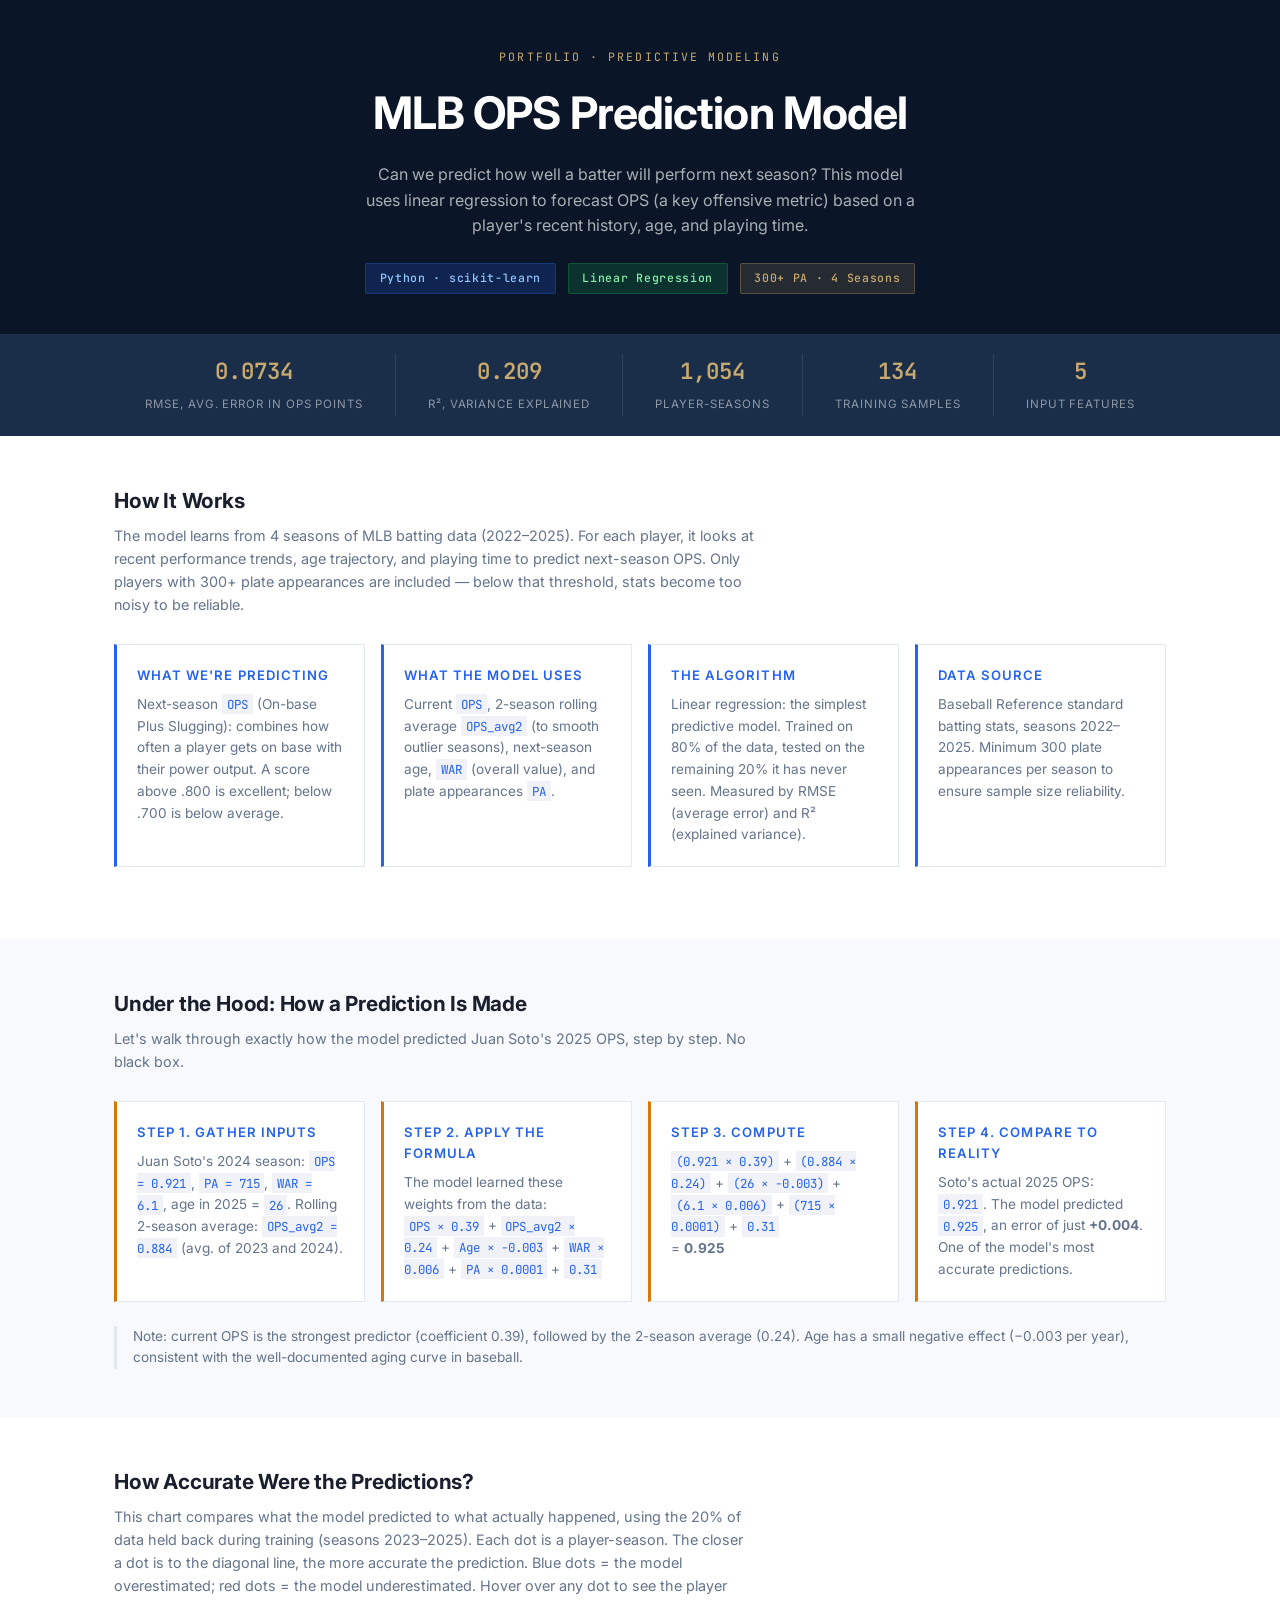
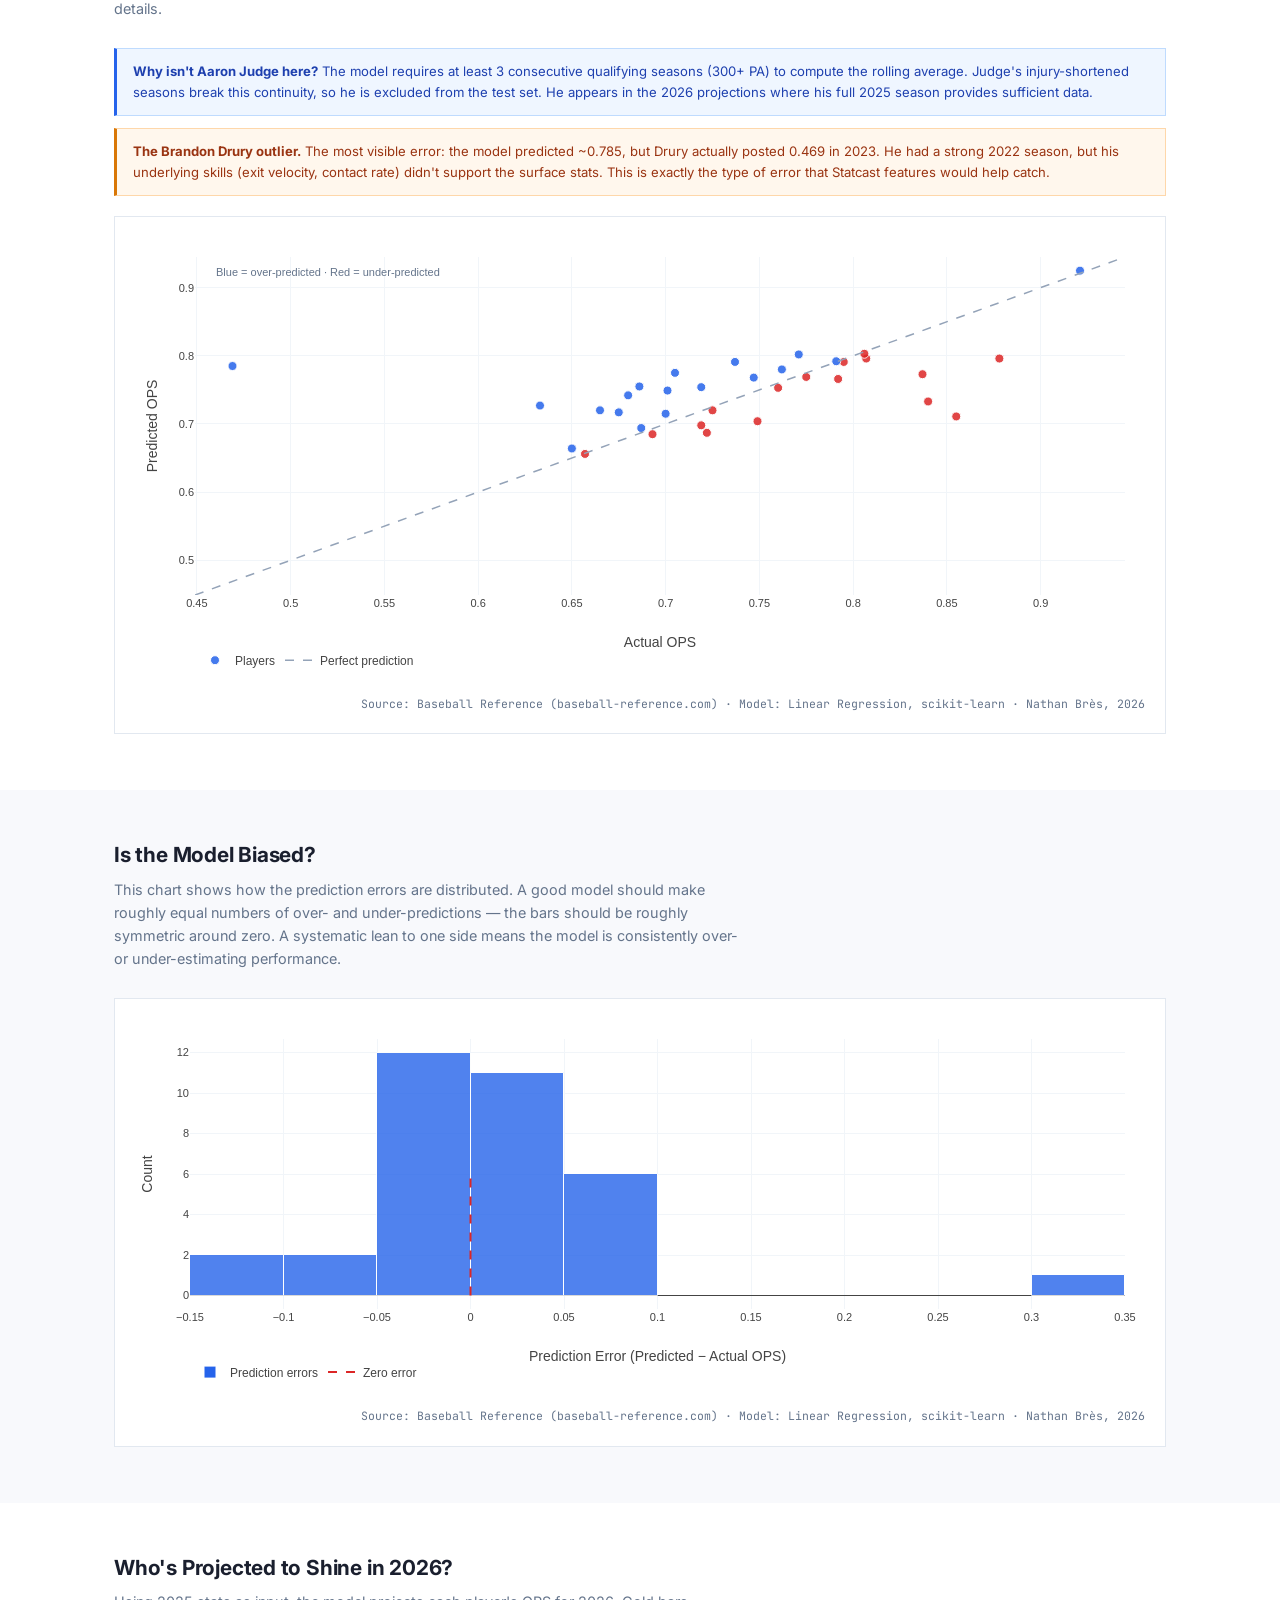
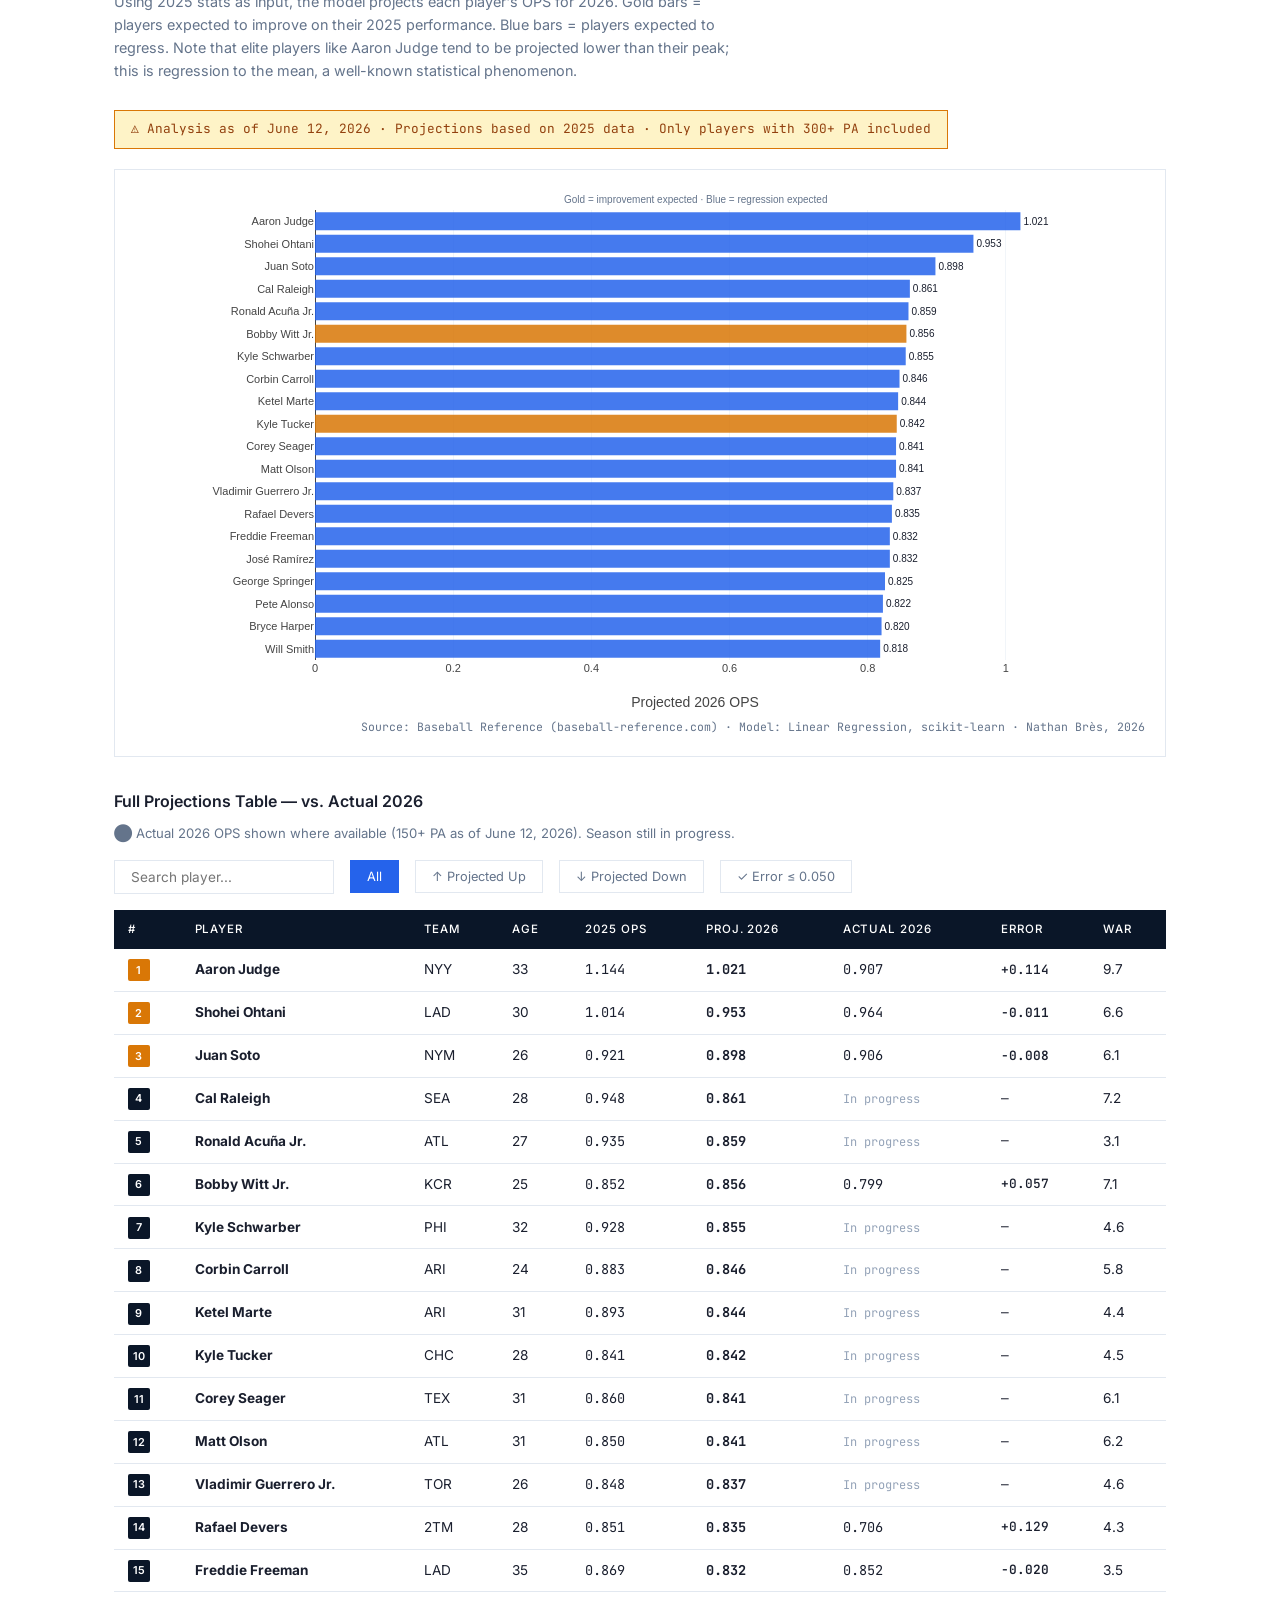
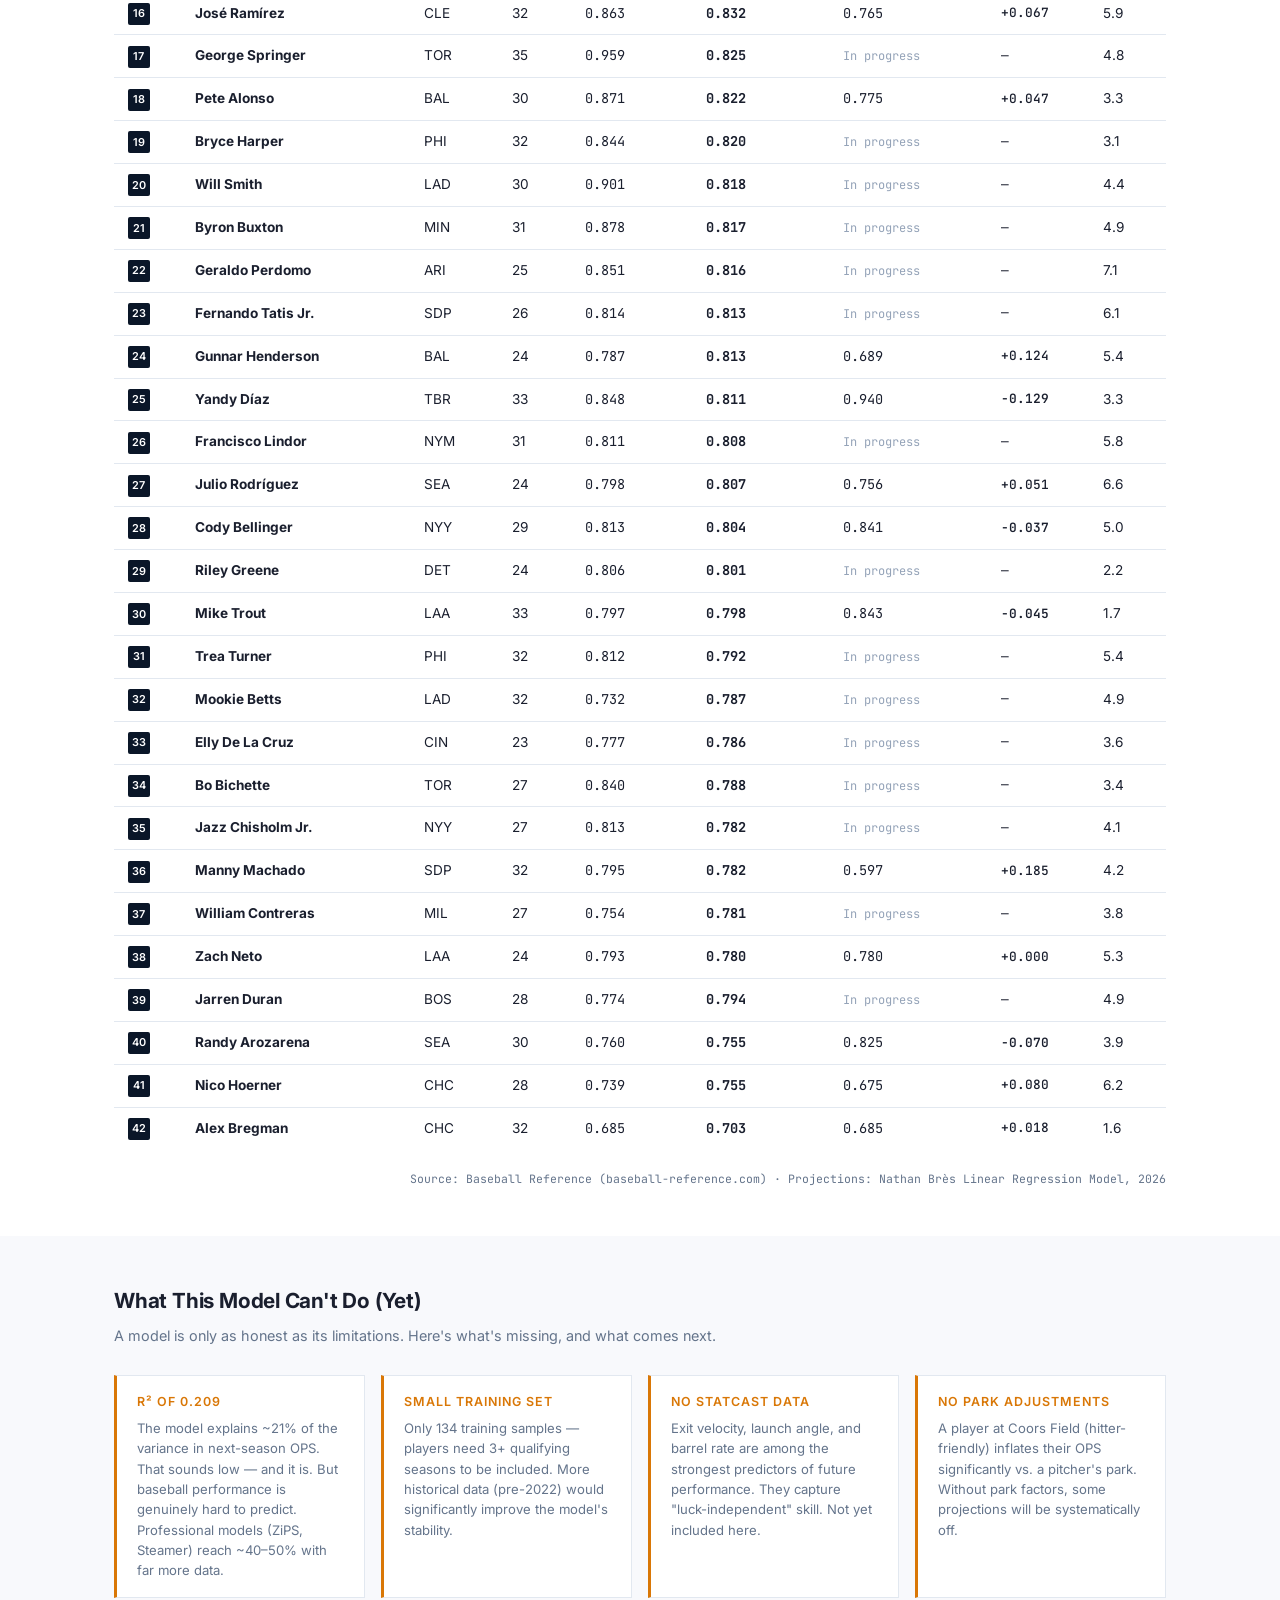
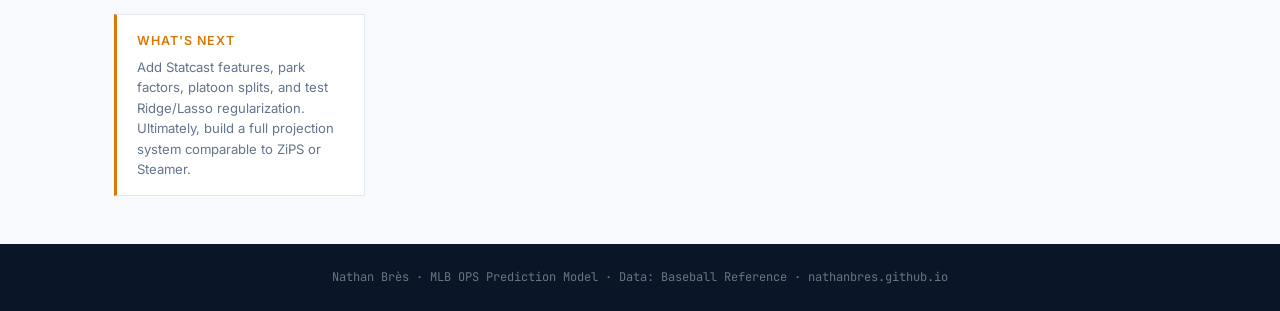
<file: ops-model.html>
<!DOCTYPE html>
<html lang="en">
<head>
  <meta charset="UTF-8" />
  <meta name="viewport" content="width=device-width, initial-scale=1.0" />
  <title>OPS Prediction Model — Nathan Brès</title>
  <script src="https://cdn.plot.ly/plotly-2.27.0.min.js"></script>
  <link href="https://fonts.googleapis.com/css2?family=Inter:wght@300;400;500;600;700&family=JetBrains+Mono:wght@400;500&display=swap" rel="stylesheet" />
  <style>
    :root {
      --bg: #ffffff;
      --bg2: #f8f9fc;
      --bg3: #f0f2f8;
      --navy: #0A1628;
      --navy2: #1a2e4a;
      --text: #1a1f2e;
      --muted: #64748b;
      --border: #e2e8f0;
      --blue: #2563eb;
      --green: #16a34a;
      --red: #dc2626;
      --gold: #d97706;
      --font: 'Inter', sans-serif;
      --mono: 'JetBrains Mono', monospace;
    }
    * { box-sizing: border-box; margin: 0; padding: 0; }
    body { font-family: var(--font); background: var(--bg); color: var(--text); line-height: 1.6; }

    .page-header { background: var(--navy); color: white; padding: 3rem 2rem 2.5rem; text-align: center; }
    .page-header .eyebrow { font-family: var(--mono); font-size: 0.72rem; letter-spacing: 0.18em; text-transform: uppercase; color: #C8A96E; margin-bottom: 0.75rem; }
    .page-header h1 { font-size: clamp(1.8rem, 4vw, 2.8rem); font-weight: 700; letter-spacing: -0.02em; margin-bottom: 0.75rem; }
    .page-header p { font-size: 1rem; color: rgba(255,255,255,0.65); max-width: 560px; margin: 0 auto 1.5rem; }
    .model-badges { display: flex; gap: 0.75rem; justify-content: center; flex-wrap: wrap; }
    .badge { font-family: var(--mono); font-size: 0.72rem; padding: 0.35rem 0.85rem; border-radius: 2px; letter-spacing: 0.06em; font-weight: 500; }
    .badge-blue  { background: rgba(37,99,235,0.2); color: #93c5fd; border: 1px solid rgba(37,99,235,0.3); }
    .badge-green { background: rgba(22,163,74,0.2); color: #86efac; border: 1px solid rgba(22,163,74,0.3); }
    .badge-gold  { background: rgba(200,169,110,0.15); color: #C8A96E; border: 1px solid rgba(200,169,110,0.3); }

    .stats-bar { background: var(--navy2); padding: 1.25rem 2rem; }
    .stats-inner { max-width: 1100px; margin: 0 auto; display: flex; gap: 2rem; justify-content: center; flex-wrap: wrap; }
    .stat-item { text-align: center; }
    .stat-value { font-family: var(--mono); font-size: 1.4rem; font-weight: 600; color: #C8A96E; display: block; }
    .stat-label { font-size: 0.72rem; color: rgba(255,255,255,0.5); letter-spacing: 0.08em; text-transform: uppercase; }
    .stat-divider { width: 1px; background: rgba(255,255,255,0.1); align-self: stretch; }

    .container { max-width: 1100px; margin: 0 auto; padding: 0 1.5rem; }
    .section { padding: 3rem 1.5rem; }
    .section:nth-child(even) { background: var(--bg2); }
    .section-title { font-size: 1.3rem; font-weight: 700; color: var(--text); margin-bottom: 0.4rem; letter-spacing: -0.01em; }
    .section-desc { font-size: 0.9rem; color: var(--muted); margin-bottom: 1.75rem; max-width: 640px; }

    .method-grid { display: grid; grid-template-columns: repeat(auto-fit, minmax(240px, 1fr)); gap: 1rem; margin-bottom: 1.5rem; }
    .method-card { background: var(--bg); border: 1px solid var(--border); padding: 1.25rem; border-left: 3px solid var(--blue); }
    .method-card h4 { font-size: 0.82rem; font-weight: 600; color: var(--blue); text-transform: uppercase; letter-spacing: 0.08em; margin-bottom: 0.5rem; }
    .method-card p { font-size: 0.85rem; color: var(--muted); line-height: 1.6; }
    .method-card code { font-family: var(--mono); font-size: 0.78rem; background: var(--bg3); padding: 0.1rem 0.3rem; color: var(--blue); }

    .chart-box { background: var(--bg); border: 1px solid var(--border); padding: 1.25rem; margin-bottom: 0.5rem; }
    .chart-source { font-size: 0.72rem; color: var(--muted); font-family: var(--mono); text-align: right; padding-top: 0.5rem; }

    .disclaimer { display: inline-flex; align-items: center; gap: 0.5rem; background: #fef3c7; border: 1px solid #d97706; padding: 0.5rem 1rem; margin-bottom: 1.25rem; font-size: 0.8rem; color: #92400e; font-family: var(--mono); }

    .table-controls { display: flex; gap: 1rem; margin-bottom: 1rem; flex-wrap: wrap; align-items: center; }
    .search-input { padding: 0.5rem 1rem; border: 1px solid var(--border); background: var(--bg); font-family: var(--font); font-size: 0.85rem; color: var(--text); outline: none; width: 220px; }
    .search-input:focus { border-color: var(--blue); }
    .filter-btn { padding: 0.5rem 1rem; border: 1px solid var(--border); background: var(--bg); font-family: var(--font); font-size: 0.8rem; color: var(--muted); cursor: pointer; transition: all 0.15s; }
    .filter-btn.active, .filter-btn:hover { background: var(--blue); color: white; border-color: var(--blue); }

    .proj-table { width: 100%; border-collapse: collapse; font-size: 0.85rem; }
    .proj-table th { background: var(--navy); color: white; padding: 0.65rem 0.85rem; text-align: left; font-size: 0.72rem; letter-spacing: 0.08em; text-transform: uppercase; font-weight: 500; cursor: pointer; user-select: none; white-space: nowrap; }
    .proj-table th:hover { background: var(--navy2); }
    .proj-table td { padding: 0.6rem 0.85rem; border-bottom: 1px solid var(--border); color: var(--text); }
    .proj-table tr:hover td { background: var(--bg2); }
    .proj-table tr:last-child td { border-bottom: none; }

    .change-pos { color: var(--green); font-weight: 600; font-family: var(--mono); font-size: 0.8rem; }
    .change-neg { color: var(--red); font-weight: 500; font-family: var(--mono); font-size: 0.8rem; }
    .ops-val { font-family: var(--mono); font-size: 0.85rem; }
    .rank-badge { display: inline-flex; align-items: center; justify-content: center; width: 22px; height: 22px; background: var(--navy); color: white; font-size: 0.68rem; font-weight: 600; border-radius: 2px; }
    .rank-badge.top3 { background: #d97706; }

    .limit-grid { display: grid; grid-template-columns: repeat(auto-fit, minmax(200px, 1fr)); gap: 1rem; }
    .limit-card { background: var(--bg); border: 1px solid var(--border); border-left: 3px solid var(--gold); padding: 1rem 1.25rem; }
    .limit-card h4 { font-size: 0.78rem; font-weight: 600; color: var(--gold); text-transform: uppercase; letter-spacing: 0.08em; margin-bottom: 0.4rem; }
    .limit-card p { font-size: 0.82rem; color: var(--muted); line-height: 1.55; }

    .page-footer { background: var(--navy); color: rgba(255,255,255,0.4); text-align: center; padding: 1.5rem; font-size: 0.75rem; font-family: var(--mono); }

    .pagination{display:flex;gap:.4rem;align-items:center;margin-top:.85rem;flex-wrap:wrap}
  .page-btn{padding:.35rem .7rem;border:1px solid #e2e8f0;background:#fff;font-family:'IBM Plex Mono',monospace;font-size:.75rem;color:#64748b;cursor:pointer;border-radius:2px;transition:all .15s}
  .page-btn:hover,.page-btn.active{background:#0A1628;color:#fff;border-color:#0A1628}
  .page-btn:disabled{opacity:.35;cursor:default}
  @media (max-width: 640px) {
      .stats-inner { gap: 1rem; }
      .stat-divider { display: none; }
      .proj-table { font-size: 0.75rem; }
      .proj-table th, .proj-table td { padding: 0.4rem 0.5rem; }
      .proj-table th:nth-child(9), .proj-table td:nth-child(9) { display: none; }
      .chart-source { font-size: 0.65rem; text-align: left; line-height: 1.4; }
      .method-grid { grid-template-columns: 1fr; }
      .limit-grid { grid-template-columns: 1fr; }
    }
  </style>
</head>
<body>

<div class="page-header">
  <p class="eyebrow">Portfolio · Predictive Modeling</p>
  <h1>MLB OPS Prediction Model</h1>
  <p>Can we predict how well a batter will perform next season? This model uses linear regression to forecast OPS (a key offensive metric) based on a player's recent history, age, and playing time.</p>
  <div class="model-badges">
    <span class="badge badge-blue">Python · scikit-learn</span>
    <span class="badge badge-green">Linear Regression</span>
    <span class="badge badge-gold">300+ PA · 4 Seasons</span>
  </div>
</div>

<div class="stats-bar">
  <div class="stats-inner">
    <div class="stat-item"><span class="stat-value">0.0734</span><span class="stat-label">RMSE, avg. error in OPS points</span></div>
    <div class="stat-divider"></div>
    <div class="stat-item"><span class="stat-value">0.209</span><span class="stat-label">R², variance explained</span></div>
    <div class="stat-divider"></div>
    <div class="stat-item"><span class="stat-value">1,054</span><span class="stat-label">Player-Seasons</span></div>
    <div class="stat-divider"></div>
    <div class="stat-item"><span class="stat-value">134</span><span class="stat-label">Training Samples</span></div>
    <div class="stat-divider"></div>
    <div class="stat-item"><span class="stat-value">5</span><span class="stat-label">Input Features</span></div>
  </div>
</div>

<div class="section">
  <div class="container">
    <h2 class="section-title">How It Works</h2>
    <p class="section-desc">The model learns from 4 seasons of MLB batting data (2022–2025). For each player, it looks at recent performance trends, age trajectory, and playing time to predict next-season OPS. Only players with 300+ plate appearances are included — below that threshold, stats become too noisy to be reliable.</p>
    <div class="method-grid">
      <div class="method-card">
        <h4>What We're Predicting</h4>
        <p>Next-season <code>OPS</code> (On-base Plus Slugging): combines how often a player gets on base with their power output. A score above .800 is excellent; below .700 is below average.</p>
      </div>
      <div class="method-card">
        <h4>What the Model Uses</h4>
        <p>Current <code>OPS</code>, 2-season rolling average <code>OPS_avg2</code> (to smooth outlier seasons), next-season age, <code>WAR</code> (overall value), and plate appearances <code>PA</code>.</p>
      </div>
      <div class="method-card">
        <h4>The Algorithm</h4>
        <p>Linear regression: the simplest predictive model. Trained on 80% of the data, tested on the remaining 20% it has never seen. Measured by RMSE (average error) and R² (explained variance).</p>
      </div>
      <div class="method-card">
        <h4>Data Source</h4>
        <p>Baseball Reference standard batting stats, seasons 2022–2025. Minimum 300 plate appearances per season to ensure sample size reliability.</p>
      </div>
    </div>
  </div>
</div>

<div class="section">
  <div class="container">
    <h2 class="section-title">Under the Hood: How a Prediction Is Made</h2>
    <p class="section-desc">Let's walk through exactly how the model predicted Juan Soto's 2025 OPS, step by step. No black box.</p>
    <div class="method-grid" style="margin-bottom:1.5rem;">
      <div class="method-card" style="border-left-color:#d97706;">
        <h4>Step 1. Gather Inputs</h4>
        <p>Juan Soto's 2024 season: <code>OPS = 0.921</code>, <code>PA = 715</code>, <code>WAR = 6.1</code>, age in 2025 = <code>26</code>. Rolling 2-season average: <code>OPS_avg2 = 0.884</code> (avg. of 2023 and 2024).</p>
      </div>
      <div class="method-card" style="border-left-color:#d97706;">
        <h4>Step 2. Apply the Formula</h4>
        <p>The model learned these weights from the data:<br/>
        <code>OPS × 0.39</code> + <code>OPS_avg2 × 0.24</code> + <code>Age × −0.003</code> + <code>WAR × 0.006</code> + <code>PA × 0.0001</code> + <code>0.31</code></p>
      </div>
      <div class="method-card" style="border-left-color:#d97706;">
        <h4>Step 3. Compute</h4>
        <p><code>(0.921 × 0.39)</code> + <code>(0.884 × 0.24)</code> + <code>(26 × −0.003)</code> + <code>(6.1 × 0.006)</code> + <code>(715 × 0.0001)</code> + <code>0.31</code><br/>= <strong>0.925</strong></p>
      </div>
      <div class="method-card" style="border-left-color:#d97706;">
        <h4>Step 4. Compare to Reality</h4>
        <p>Soto's actual 2025 OPS: <code>0.921</code>. The model predicted <code>0.925</code>, an error of just <strong>+0.004</strong>. One of the model's most accurate predictions.</p>
      </div>
    </div>
    <p style="font-size:0.85rem; color:var(--muted); border-left:3px solid var(--border); padding-left:1rem;">Note: current OPS is the strongest predictor (coefficient 0.39), followed by the 2-season average (0.24). Age has a small negative effect (−0.003 per year), consistent with the well-documented aging curve in baseball.</p>
  </div>
</div>

<div class="section">
  <div class="container">
    <h2 class="section-title">How Accurate Were the Predictions?</h2>
    <p class="section-desc">This chart compares what the model predicted to what actually happened, using the 20% of data held back during training (seasons 2023–2025). Each dot is a player-season. The closer a dot is to the diagonal line, the more accurate the prediction. Blue dots = the model overestimated; red dots = the model underestimated. Hover over any dot to see the player details.</p>
    <div style="background:#eff6ff; border:1px solid #bfdbfe; padding:0.75rem 1rem; margin-bottom:0.75rem; font-size:0.82rem; color:#1e40af; border-left:3px solid var(--blue);">
      <strong>Why isn't Aaron Judge here?</strong> The model requires at least 3 consecutive qualifying seasons (300+ PA) to compute the rolling average. Judge's injury-shortened seasons break this continuity, so he is excluded from the test set. He appears in the 2026 projections where his full 2025 season provides sufficient data.
    </div>
    <div style="background:#fff7ed; border:1px solid #fed7aa; padding:0.75rem 1rem; margin-bottom:1.25rem; font-size:0.82rem; color:#9a3412; border-left:3px solid var(--gold);">
      <strong>The Brandon Drury outlier.</strong> The most visible error: the model predicted ~0.785, but Drury actually posted 0.469 in 2023. He had a strong 2022 season, but his underlying skills (exit velocity, contact rate) didn't support the surface stats. This is exactly the type of error that Statcast features would help catch.
    </div>
    <div class="chart-box">
      <div id="chart-scatter" style="height:450px;"></div>
      <div class="chart-source">Source: Baseball Reference (baseball-reference.com) · Model: Linear Regression, scikit-learn · Nathan Brès, 2026</div>
    </div>
  </div>
</div>

<div class="section">
  <div class="container">
    <h2 class="section-title">Is the Model Biased?</h2>
    <p class="section-desc">This chart shows how the prediction errors are distributed. A good model should make roughly equal numbers of over- and under-predictions — the bars should be roughly symmetric around zero. A systematic lean to one side means the model is consistently over- or under-estimating performance.</p>
    <div class="chart-box">
      <div id="chart-errors" style="height:380px;"></div>
      <div class="chart-source">Source: Baseball Reference (baseball-reference.com) · Model: Linear Regression, scikit-learn · Nathan Brès, 2026</div>
    </div>
  </div>
</div>

<div class="section">
  <div class="container">
    <h2 class="section-title">Who's Projected to Shine in 2026?</h2>
    <p class="section-desc">Using 2025 stats as input, the model projects each player's OPS for 2026. Gold bars = players expected to improve on their 2025 performance. Blue bars = players expected to regress. Note that elite players like Aaron Judge tend to be projected lower than their peak; this is regression to the mean, a well-known statistical phenomenon.</p>
    <div class="disclaimer">⚠ Analysis as of June 12, 2026 · Projections based on 2025 data · Only players with 300+ PA included</div>
    <div class="chart-box" style="margin-bottom:2rem;">
      <div id="chart-proj" style="height:520px;"></div>
      <div class="chart-source">Source: Baseball Reference (baseball-reference.com) · Model: Linear Regression, scikit-learn · Nathan Brès, 2026</div>
    </div>

    <h3 style="font-size:1rem; font-weight:600; margin-bottom:0.5rem; color:var(--text);">Full Projections Table — vs. Actual 2026</h3>
    <p style="font-size:0.82rem; color:var(--muted); margin-bottom:1rem;">⬤ Actual 2026 OPS shown where available (150+ PA as of June 12, 2026). Season still in progress.</p>
    <div class="table-controls">
      <input class="search-input" id="searchInput" type="text" placeholder="Search player..." />
      <button class="filter-btn active" onclick="filterTable('all', this)">All</button>
      <button class="filter-btn" onclick="filterTable('up', this)">↑ Projected Up</button>
      <button class="filter-btn" onclick="filterTable('down', this)">↓ Projected Down</button>
      <button class="filter-btn" onclick="filterTable('accurate', this)">✓ Error ≤ 0.050</button>
    </div>
    <div style="overflow-x:auto;">
      <table class="proj-table" id="projTable">
        <thead>
          <tr>
            <th>#</th>
            <th>Player</th>
            <th>Team</th>
            <th>Age</th>
            <th>2025 OPS</th>
            <th>Proj. 2026</th>
            <th>Actual 2026</th>
            <th>Error</th>
            <th>WAR</th>
          </tr>
        </thead>
        <tbody id="tableBody"></tbody>
      </table>
    </div>
    <div class="chart-source" style="margin-top:0.75rem;">Source: Baseball Reference (baseball-reference.com) · Projections: Nathan Brès Linear Regression Model, 2026</div>
  </div>
</div>

<div class="section">
  <div class="container">
    <h2 class="section-title">What This Model Can't Do (Yet)</h2>
    <p class="section-desc">A model is only as honest as its limitations. Here's what's missing, and what comes next.</p>
    <div class="limit-grid">
      <div class="limit-card">
        <h4>R² of 0.209</h4>
        <p>The model explains ~21% of the variance in next-season OPS. That sounds low — and it is. But baseball performance is genuinely hard to predict. Professional models (ZiPS, Steamer) reach ~40–50% with far more data.</p>
      </div>
      <div class="limit-card">
        <h4>Small Training Set</h4>
        <p>Only 134 training samples — players need 3+ qualifying seasons to be included. More historical data (pre-2022) would significantly improve the model's stability.</p>
      </div>
      <div class="limit-card">
        <h4>No Statcast Data</h4>
        <p>Exit velocity, launch angle, and barrel rate are among the strongest predictors of future performance. They capture "luck-independent" skill. Not yet included here.</p>
      </div>
      <div class="limit-card">
        <h4>No Park Adjustments</h4>
        <p>A player at Coors Field (hitter-friendly) inflates their OPS significantly vs. a pitcher's park. Without park factors, some projections will be systematically off.</p>
      </div>
      <div class="limit-card">
        <h4>What's Next</h4>
        <p>Add Statcast features, park factors, platoon splits, and test Ridge/Lasso regularization. Ultimately, build a full projection system comparable to ZiPS or Steamer.</p>
      </div>
    </div>
  </div>
</div>

<div class="page-footer">
  Nathan Brès · MLB OPS Prediction Model · Data: Baseball Reference · nathanbres.github.io
</div>

<script>
const predictedVsActual = [{"Player":"Luis Arraez","Team":"SDP","Season":2024,"Actual_OPS":0.719,"Predicted_OPS":0.754},{"Player":"Rowdy Tellez","Team":"PIT","Season":2024,"Actual_OPS":0.719,"Predicted_OPS":0.698},{"Player":"Josh Bell","Team":"CLE","Season":2023,"Actual_OPS":0.725,"Predicted_OPS":0.72},{"Player":"Isaac Paredes","Team":"2TM","Season":2024,"Actual_OPS":0.792,"Predicted_OPS":0.766},{"Player":"Lars Nootbaar","Team":"STL","Season":2024,"Actual_OPS":0.686,"Predicted_OPS":0.755},{"Player":"Carlos Santana","Team":"PIT","Season":2023,"Actual_OPS":0.749,"Predicted_OPS":0.704},{"Player":"Manny Machado","Team":"SDP","Season":2024,"Actual_OPS":0.795,"Predicted_OPS":0.791},{"Player":"Josh Naylor","Team":"2TM","Season":2025,"Actual_OPS":0.807,"Predicted_OPS":0.796},{"Player":"Willson Contreras","Team":"STL","Season":2024,"Actual_OPS":0.791,"Predicted_OPS":0.792},{"Player":"Mark Canha","Team":"2TM","Season":2024,"Actual_OPS":0.687,"Predicted_OPS":0.694},{"Player":"Brendan Donovan","Team":"STL","Season":2024,"Actual_OPS":0.775,"Predicted_OPS":0.769},{"Player":"Elias Díaz","Team":"2TM","Season":2024,"Actual_OPS":0.693,"Predicted_OPS":0.685},{"Player":"Brandon Drury","Team":"LAA","Season":2023,"Actual_OPS":0.469,"Predicted_OPS":0.785},{"Player":"Jeremy Peña","Team":"HOU","Season":2024,"Actual_OPS":0.84,"Predicted_OPS":0.733},{"Player":"Byron Buxton","Team":"MIN","Season":2024,"Actual_OPS":0.878,"Predicted_OPS":0.796},{"Player":"Carlos Santana","Team":"2TM","Season":2025,"Actual_OPS":0.65,"Predicted_OPS":0.664},{"Player":"Ramón Laureano","Team":"2TM","Season":2024,"Actual_OPS":0.855,"Predicted_OPS":0.711},{"Player":"Harrison Bader","Team":"NYY","Season":2023,"Actual_OPS":0.657,"Predicted_OPS":0.656},{"Player":"Luis García Jr.","Team":"WSN","Season":2024,"Actual_OPS":0.701,"Predicted_OPS":0.749},{"Player":"Brandon Marsh","Team":"PHI","Season":2023,"Actual_OPS":0.747,"Predicted_OPS":0.768},{"Player":"Jose Altuve","Team":"HOU","Season":2024,"Actual_OPS":0.771,"Predicted_OPS":0.802},{"Player":"Brandon Nimmo","Team":"NYM","Season":2024,"Actual_OPS":0.76,"Predicted_OPS":0.753},{"Player":"Austin Riley","Team":"ATL","Season":2024,"Actual_OPS":0.737,"Predicted_OPS":0.791},{"Player":"Andrew McCutchen","Team":"PIT","Season":2024,"Actual_OPS":0.7,"Predicted_OPS":0.715},{"Player":"Ramón Urías","Team":"BAL","Season":2024,"Actual_OPS":0.675,"Predicted_OPS":0.717},{"Player":"Jorge Soler","Team":"SFG","Season":2024,"Actual_OPS":0.68,"Predicted_OPS":0.742},{"Player":"Riley Greene","Team":"DET","Season":2024,"Actual_OPS":0.806,"Predicted_OPS":0.803},{"Player":"J.P. Crawford","Team":"SEA","Season":2024,"Actual_OPS":0.722,"Predicted_OPS":0.687},{"Player":"Ian Happ","Team":"CHC","Season":2024,"Actual_OPS":0.762,"Predicted_OPS":0.78},{"Player":"Steven Kwan","Team":"CLE","Season":2024,"Actual_OPS":0.705,"Predicted_OPS":0.775},{"Player":"Carlos Santana","Team":"MIN","Season":2024,"Actual_OPS":0.633,"Predicted_OPS":0.727},{"Player":"Ryan O'Hearn","Team":"2TM","Season":2025,"Actual_OPS":0.837,"Predicted_OPS":0.773},{"Player":"Nathaniel Lowe","Team":"2TM","Season":2025,"Actual_OPS":0.665,"Predicted_OPS":0.72},{"Player":"Juan Soto","Team":"NYY","Season":2024,"Actual_OPS":0.921,"Predicted_OPS":0.925}];

const projections2026 = [{"Player":"Aaron Judge","Team":"NYY","Age":33,"OPS":1.144,"OPS_projected_2026":1.021,"OPS_change":-0.123,"OPS_actual_2026":0.907,"PA_2026":261,"prediction_error":0.114,"WAR":9.7},{"Player":"Shohei Ohtani","Team":"LAD","Age":30,"OPS":1.014,"OPS_projected_2026":0.953,"OPS_change":-0.061,"OPS_actual_2026":0.964,"PA_2026":298,"prediction_error":-0.011,"WAR":6.6},{"Player":"Juan Soto","Team":"NYM","Age":26,"OPS":0.921,"OPS_projected_2026":0.898,"OPS_change":-0.023,"OPS_actual_2026":0.906,"PA_2026":218,"prediction_error":-0.008,"WAR":6.1},{"Player":"Cal Raleigh","Team":"SEA","Age":28,"OPS":0.948,"OPS_projected_2026":0.861,"OPS_change":-0.087,"OPS_actual_2026":null,"PA_2026":181,"prediction_error":null,"WAR":7.2},{"Player":"Ronald Acuña Jr.","Team":"ATL","Age":27,"OPS":0.935,"OPS_projected_2026":0.859,"OPS_change":-0.076,"OPS_actual_2026":null,"PA_2026":236,"prediction_error":null,"WAR":3.1},{"Player":"Bobby Witt Jr.","Team":"KCR","Age":25,"OPS":0.852,"OPS_projected_2026":0.856,"OPS_change":0.004,"OPS_actual_2026":0.799,"PA_2026":307,"prediction_error":0.057,"WAR":7.1},{"Player":"Kyle Schwarber","Team":"PHI","Age":32,"OPS":0.928,"OPS_projected_2026":0.855,"OPS_change":-0.073,"OPS_actual_2026":null,"PA_2026":293,"prediction_error":null,"WAR":4.6},{"Player":"Corbin Carroll","Team":"ARI","Age":24,"OPS":0.883,"OPS_projected_2026":0.846,"OPS_change":-0.037,"OPS_actual_2026":null,"PA_2026":277,"prediction_error":null,"WAR":5.8},{"Player":"Ketel Marte","Team":"ARI","Age":31,"OPS":0.893,"OPS_projected_2026":0.844,"OPS_change":-0.049,"OPS_actual_2026":null,"PA_2026":281,"prediction_error":null,"WAR":4.4},{"Player":"Kyle Tucker","Team":"CHC","Age":28,"OPS":0.841,"OPS_projected_2026":0.842,"OPS_change":0.001,"OPS_actual_2026":null,"PA_2026":280,"prediction_error":null,"WAR":4.5},{"Player":"Corey Seager","Team":"TEX","Age":31,"OPS":0.86,"OPS_projected_2026":0.841,"OPS_change":-0.019,"OPS_actual_2026":null,"PA_2026":204,"prediction_error":null,"WAR":6.1},{"Player":"Matt Olson","Team":"ATL","Age":31,"OPS":0.85,"OPS_projected_2026":0.841,"OPS_change":-0.009,"OPS_actual_2026":null,"PA_2026":299,"prediction_error":null,"WAR":6.2},{"Player":"Vladimir Guerrero Jr.","Team":"TOR","Age":26,"OPS":0.848,"OPS_projected_2026":0.837,"OPS_change":-0.011,"OPS_actual_2026":null,"PA_2026":283,"prediction_error":null,"WAR":4.6},{"Player":"Rafael Devers","Team":"2TM","Age":28,"OPS":0.851,"OPS_projected_2026":0.835,"OPS_change":-0.016,"OPS_actual_2026":0.706,"PA_2026":295,"prediction_error":0.129,"WAR":4.3},{"Player":"Freddie Freeman","Team":"LAD","Age":35,"OPS":0.869,"OPS_projected_2026":0.832,"OPS_change":-0.037,"OPS_actual_2026":0.852,"PA_2026":290,"prediction_error":-0.02,"WAR":3.5},{"Player":"José Ramírez","Team":"CLE","Age":32,"OPS":0.863,"OPS_projected_2026":0.832,"OPS_change":-0.031,"OPS_actual_2026":0.765,"PA_2026":307,"prediction_error":0.067,"WAR":5.9},{"Player":"George Springer","Team":"TOR","Age":35,"OPS":0.959,"OPS_projected_2026":0.825,"OPS_change":-0.134,"OPS_actual_2026":null,"PA_2026":206,"prediction_error":null,"WAR":4.8},{"Player":"Pete Alonso","Team":"BAL","Age":30,"OPS":0.871,"OPS_projected_2026":0.822,"OPS_change":-0.049,"OPS_actual_2026":0.775,"PA_2026":303,"prediction_error":0.047,"WAR":3.3},{"Player":"Bryce Harper","Team":"PHI","Age":32,"OPS":0.844,"OPS_projected_2026":0.82,"OPS_change":-0.024,"OPS_actual_2026":null,"PA_2026":282,"prediction_error":null,"WAR":3.1},{"Player":"Will Smith","Team":"LAD","Age":30,"OPS":0.901,"OPS_projected_2026":0.818,"OPS_change":-0.083,"OPS_actual_2026":null,"PA_2026":201,"prediction_error":null,"WAR":4.4},{"Player":"Byron Buxton","Team":"MIN","Age":31,"OPS":0.878,"OPS_projected_2026":0.817,"OPS_change":-0.061,"OPS_actual_2026":null,"PA_2026":261,"prediction_error":null,"WAR":4.9},{"Player":"Geraldo Perdomo","Team":"ARI","Age":25,"OPS":0.851,"OPS_projected_2026":0.816,"OPS_change":-0.035,"OPS_actual_2026":null,"PA_2026":271,"prediction_error":null,"WAR":7.1},{"Player":"Fernando Tatis Jr.","Team":"SDP","Age":26,"OPS":0.814,"OPS_projected_2026":0.813,"OPS_change":-0.001,"OPS_actual_2026":null,"PA_2026":286,"prediction_error":null,"WAR":6.1},{"Player":"Gunnar Henderson","Team":"BAL","Age":24,"OPS":0.787,"OPS_projected_2026":0.813,"OPS_change":0.026,"OPS_actual_2026":0.689,"PA_2026":317,"prediction_error":0.124,"WAR":5.4},{"Player":"Yandy Díaz","Team":"TBR","Age":33,"OPS":0.848,"OPS_projected_2026":0.811,"OPS_change":-0.037,"OPS_actual_2026":0.94,"PA_2026":272,"prediction_error":-0.129,"WAR":3.3},{"Player":"Francisco Lindor","Team":"NYM","Age":31,"OPS":0.811,"OPS_projected_2026":0.808,"OPS_change":-0.003,"OPS_actual_2026":null,"PA_2026":105,"prediction_error":null,"WAR":5.8},{"Player":"Julio Rodríguez","Team":"SEA","Age":24,"OPS":0.798,"OPS_projected_2026":0.807,"OPS_change":0.009,"OPS_actual_2026":0.756,"PA_2026":309,"prediction_error":0.051,"WAR":6.6},{"Player":"Cody Bellinger","Team":"NYY","Age":29,"OPS":0.813,"OPS_projected_2026":0.804,"OPS_change":-0.009,"OPS_actual_2026":0.841,"PA_2026":285,"prediction_error":-0.037,"WAR":5.0},{"Player":"Riley Greene","Team":"DET","Age":24,"OPS":0.806,"OPS_projected_2026":0.801,"OPS_change":-0.005,"OPS_actual_2026":null,"PA_2026":289,"prediction_error":null,"WAR":2.2},{"Player":"Mike Trout","Team":"LAA","Age":33,"OPS":0.797,"OPS_projected_2026":0.798,"OPS_change":0.001,"OPS_actual_2026":0.843,"PA_2026":307,"prediction_error":-0.045,"WAR":1.7},{"Player":"Trea Turner","Team":"PHI","Age":32,"OPS":0.812,"OPS_projected_2026":0.792,"OPS_change":-0.02,"OPS_actual_2026":null,"PA_2026":296,"prediction_error":null,"WAR":5.4},{"Player":"Mookie Betts","Team":"LAD","Age":32,"OPS":0.732,"OPS_projected_2026":0.787,"OPS_change":0.055,"OPS_actual_2026":null,"PA_2026":149,"prediction_error":null,"WAR":4.9},{"Player":"Elly De La Cruz","Team":"CIN","Age":23,"OPS":0.777,"OPS_projected_2026":0.786,"OPS_change":0.009,"OPS_actual_2026":null,"PA_2026":257,"prediction_error":null,"WAR":3.6},{"Player":"Bo Bichette","Team":"TOR","Age":27,"OPS":0.84,"OPS_projected_2026":0.788,"OPS_change":-0.052,"OPS_actual_2026":null,"PA_2026":296,"prediction_error":null,"WAR":3.4},{"Player":"Jazz Chisholm Jr.","Team":"NYY","Age":27,"OPS":0.813,"OPS_projected_2026":0.782,"OPS_change":-0.031,"OPS_actual_2026":null,"PA_2026":262,"prediction_error":null,"WAR":4.1},{"Player":"Manny Machado","Team":"SDP","Age":32,"OPS":0.795,"OPS_projected_2026":0.782,"OPS_change":-0.013,"OPS_actual_2026":0.597,"PA_2026":270,"prediction_error":0.185,"WAR":4.2},{"Player":"William Contreras","Team":"MIL","Age":27,"OPS":0.754,"OPS_projected_2026":0.781,"OPS_change":0.027,"OPS_actual_2026":null,"PA_2026":274,"prediction_error":null,"WAR":3.8},{"Player":"Zach Neto","Team":"LAA","Age":24,"OPS":0.793,"OPS_projected_2026":0.78,"OPS_change":-0.013,"OPS_actual_2026":0.78,"PA_2026":302,"prediction_error":0.0,"WAR":5.3},{"Player":"Jarren Duran","Team":"BOS","Age":28,"OPS":0.774,"OPS_projected_2026":0.794,"OPS_change":0.02,"OPS_actual_2026":null,"PA_2026":271,"prediction_error":null,"WAR":4.9},{"Player":"Randy Arozarena","Team":"SEA","Age":30,"OPS":0.76,"OPS_projected_2026":0.755,"OPS_change":-0.005,"OPS_actual_2026":0.825,"PA_2026":300,"prediction_error":-0.07,"WAR":3.9},{"Player":"Nico Hoerner","Team":"CHC","Age":28,"OPS":0.739,"OPS_projected_2026":0.755,"OPS_change":0.016,"OPS_actual_2026":0.675,"PA_2026":308,"prediction_error":0.08,"WAR":6.2},{"Player":"Alex Bregman","Team":"CHC","Age":32,"OPS":0.685,"OPS_projected_2026":0.703,"OPS_change":0.018,"OPS_actual_2026":0.685,"PA_2026":310,"prediction_error":0.018,"WAR":1.6}];

const top20 = projections2026.slice(0, 20);

// Chart 1: Scatter
const errors = predictedVsActual.map(d => d.Predicted_OPS - d.Actual_OPS);
const colors = errors.map(e => e > 0 ? '#2563eb' : '#dc2626');
const allOPS = predictedVsActual.flatMap(d => [d.Actual_OPS, d.Predicted_OPS]);
const opsMin = Math.min(...allOPS) - 0.02;
const opsMax = Math.max(...allOPS) + 0.02;

Plotly.newPlot('chart-scatter', [{
  x: predictedVsActual.map(d => d.Actual_OPS),
  y: predictedVsActual.map(d => d.Predicted_OPS),
  mode: 'markers', type: 'scatter',
  marker: { color: colors, size: 9, opacity: 0.85, line: { color: 'white', width: 1 } },
  text: predictedVsActual.map(d => `<b>${d.Player}</b><br>Team: ${d.Team} · ${d.Season}<br>Actual OPS: ${d.Actual_OPS}<br>Predicted OPS: ${d.Predicted_OPS}<br>Error: ${(d.Predicted_OPS - d.Actual_OPS).toFixed(3)}`),
  hovertemplate: '%{text}<extra></extra>', name: 'Players'
}, {
  x: [opsMin, opsMax], y: [opsMin, opsMax], mode: 'lines', type: 'scatter',
  line: { color: '#94a3b8', dash: 'dash', width: 1.5 },
  name: 'Perfect prediction', hoverinfo: 'skip'
}], {
  xaxis: { title: 'Actual OPS', tickfont: { size: 11 }, gridcolor: '#f1f5f9', range: [opsMin, opsMax] },
  yaxis: { title: 'Predicted OPS', tickfont: { size: 11 }, gridcolor: '#f1f5f9', range: [opsMin, opsMax] },
  plot_bgcolor: '#ffffff', paper_bgcolor: '#ffffff',
  legend: { orientation: 'h', y: -0.15 },
  margin: { t: 20, r: 20, b: 60, l: 60 },
  annotations: [{ x: 0.02, y: 0.98, xref: 'paper', yref: 'paper', text: 'Blue = over-predicted · Red = under-predicted', showarrow: false, font: { size: 11, color: '#64748b' }, align: 'left' }]
}, { responsive: true, displayModeBar: false });

// Chart 2: Error histogram
Plotly.newPlot('chart-errors', [{
  x: predictedVsActual.map(d => +(d.Predicted_OPS - d.Actual_OPS).toFixed(3)),
  type: 'histogram', nbinsx: 18,
  marker: { color: '#2563eb', opacity: 0.8, line: { color: 'white', width: 1 } },
  name: 'Prediction errors'
}, {
  x: [0, 0], y: [0, 6], mode: 'lines', type: 'scatter',
  line: { color: '#dc2626', dash: 'dash', width: 2 },
  name: 'Zero error', hoverinfo: 'skip'
}], {
  xaxis: { title: 'Prediction Error (Predicted − Actual OPS)', tickfont: { size: 11 }, gridcolor: '#f1f5f9', zeroline: false },
  yaxis: { title: 'Count', tickfont: { size: 11 }, gridcolor: '#f1f5f9' },
  plot_bgcolor: '#ffffff', paper_bgcolor: '#ffffff',
  legend: { orientation: 'h', y: -0.18 },
  margin: { t: 20, r: 20, b: 60, l: 55 }
}, { responsive: true, displayModeBar: false });

// Chart 3: Projections
const isMobile = window.innerWidth < 640;
const top20Rev = [...top20].reverse();

Plotly.newPlot('chart-proj', [{
  y: top20Rev.map(d => d.Player),
  x: top20Rev.map(d => d.OPS_projected_2026),
  type: 'bar', orientation: 'h',
  marker: { color: top20Rev.map(d => d.OPS_change >= 0 ? '#d97706' : '#2563eb'), opacity: 0.85 },
  text: top20Rev.map(d => d.OPS_projected_2026.toFixed(3)),
  textposition: isMobile ? 'inside' : 'outside',
  textfont: { size: 10, color: isMobile ? 'white' : '#1a1f2e' },
  hovertemplate: '<b>%{y}</b><br>Projected 2026 OPS: %{x:.3f}<extra></extra>'
}], {
  xaxis: { title: 'Projected 2026 OPS', tickfont: { size: 11 }, gridcolor: '#f1f5f9', range: [0, isMobile ? 1.15 : 1.1] },
  yaxis: { tickfont: { size: isMobile ? 10 : 11 }, automargin: true },
  plot_bgcolor: '#ffffff', paper_bgcolor: '#ffffff',
  margin: { t: 20, r: isMobile ? 10 : 70, b: 50, l: isMobile ? 120 : 180 },
  annotations: isMobile ? [] : [{ x: 0.5, y: 1.04, xref: 'paper', yref: 'paper', text: 'Gold = improvement expected · Blue = regression expected', showarrow: false, font: { size: 10, color: '#64748b' }, align: 'center' }]
}, { responsive: true, displayModeBar: false });

// Table
let currentFilter = 'all', currentSearch = '';

let opsPage=1; const OPS_PAGE_SIZE=50;
let _opsData=[];

function renderPagination(id,pages,current,cb){
  const el=document.getElementById(id);
  if(pages<=1){el.innerHTML='';return;}
  let h='';
  h+=`<button class="page-btn" onclick="(${cb.toString()})(${current-1})" ${current===1?'disabled':''}>‹ Prev</button>`;
  for(let p=1;p<=pages;p++){
    if(pages>7&&p>2&&p<pages-1&&Math.abs(p-current)>1){
      if(p===3||p===pages-2) h+='<span style="font-family:monospace;font-size:.75rem;color:#64748b;padding:0 .2rem">…</span>';
      continue;
    }
    h+=`<button class="page-btn${p===current?' active':''}" onclick="(${cb.toString()})(${p})">${p}</button>`;
  }
  h+=`<button class="page-btn" onclick="(${cb.toString()})(${current+1})" ${current===pages?'disabled':''}>Next ›</button>`;
  el.innerHTML=h;
}

function renderTable(data) {
  _opsData=data;
  const total=data.length;
  const pages=Math.ceil(total/OPS_PAGE_SIZE);
  if(opsPage>pages) opsPage=1;
  const pageData=data.slice((opsPage-1)*OPS_PAGE_SIZE, opsPage*OPS_PAGE_SIZE);
  const offset=(opsPage-1)*OPS_PAGE_SIZE;
  const tbody = document.getElementById('tableBody');
  tbody.innerHTML = '';
  pageData.forEach((d, i) => {
    const hasActual = d.OPS_actual_2026 !== null && d.OPS_actual_2026 !== undefined;
    const inProgress = !hasActual;
    const error = hasActual ? d.prediction_error : null;
    const errorStr = error !== null ? (error >= 0 ? '+' : '') + error.toFixed(3) : '—';
    const errorClass = error === null ? '' : error >= 0 ? 'change-neg' : 'change-pos';
    const actualStr = hasActual ? d.OPS_actual_2026.toFixed(3) : '<span style="color:#94a3b8;font-size:0.75rem;">In progress</span>';
    tbody.innerHTML += `<tr>
      <td><span class="${i < 3 ? 'rank-badge top3' : 'rank-badge'}">${i + 1}</span></td>
      <td><strong>${d.Player}</strong></td>
      <td>${d.Team}</td>
      <td>${d.Age}</td>
      <td class="ops-val">${d.OPS.toFixed(3)}</td>
      <td class="ops-val"><strong>${d.OPS_projected_2026.toFixed(3)}</strong></td>
      <td class="ops-val">${actualStr}</td>
      <td class="${errorClass}" style="font-family:var(--mono);font-size:0.8rem;">${errorStr}</td>
      <td>${d.WAR.toFixed(1)}</td>
    </tr>`;
  });
}

function applyFilters() {
  let filtered = [...projections2026];
  if (currentFilter === 'up') filtered = filtered.filter(d => d.OPS_change >= 0);
  if (currentFilter === 'down') filtered = filtered.filter(d => d.OPS_change < 0);
  if (currentFilter === 'accurate') filtered = filtered.filter(d => d.prediction_error !== null && Math.abs(d.prediction_error) <= 0.05);
  if (currentSearch) filtered = filtered.filter(d => d.Player.toLowerCase().includes(currentSearch.toLowerCase()));
  opsPage=1;
  renderTable(filtered);
}

function filterTable(type, btn) {
  currentFilter = type;
  document.querySelectorAll('.filter-btn').forEach(b => b.classList.remove('active'));
  btn.classList.add('active');
  applyFilters();
}

document.getElementById('searchInput').addEventListener('input', e => {
  currentSearch = e.target.value;
  applyFilters();
});

renderTable(projections2026);
</script>
</body>
</html>
</file>
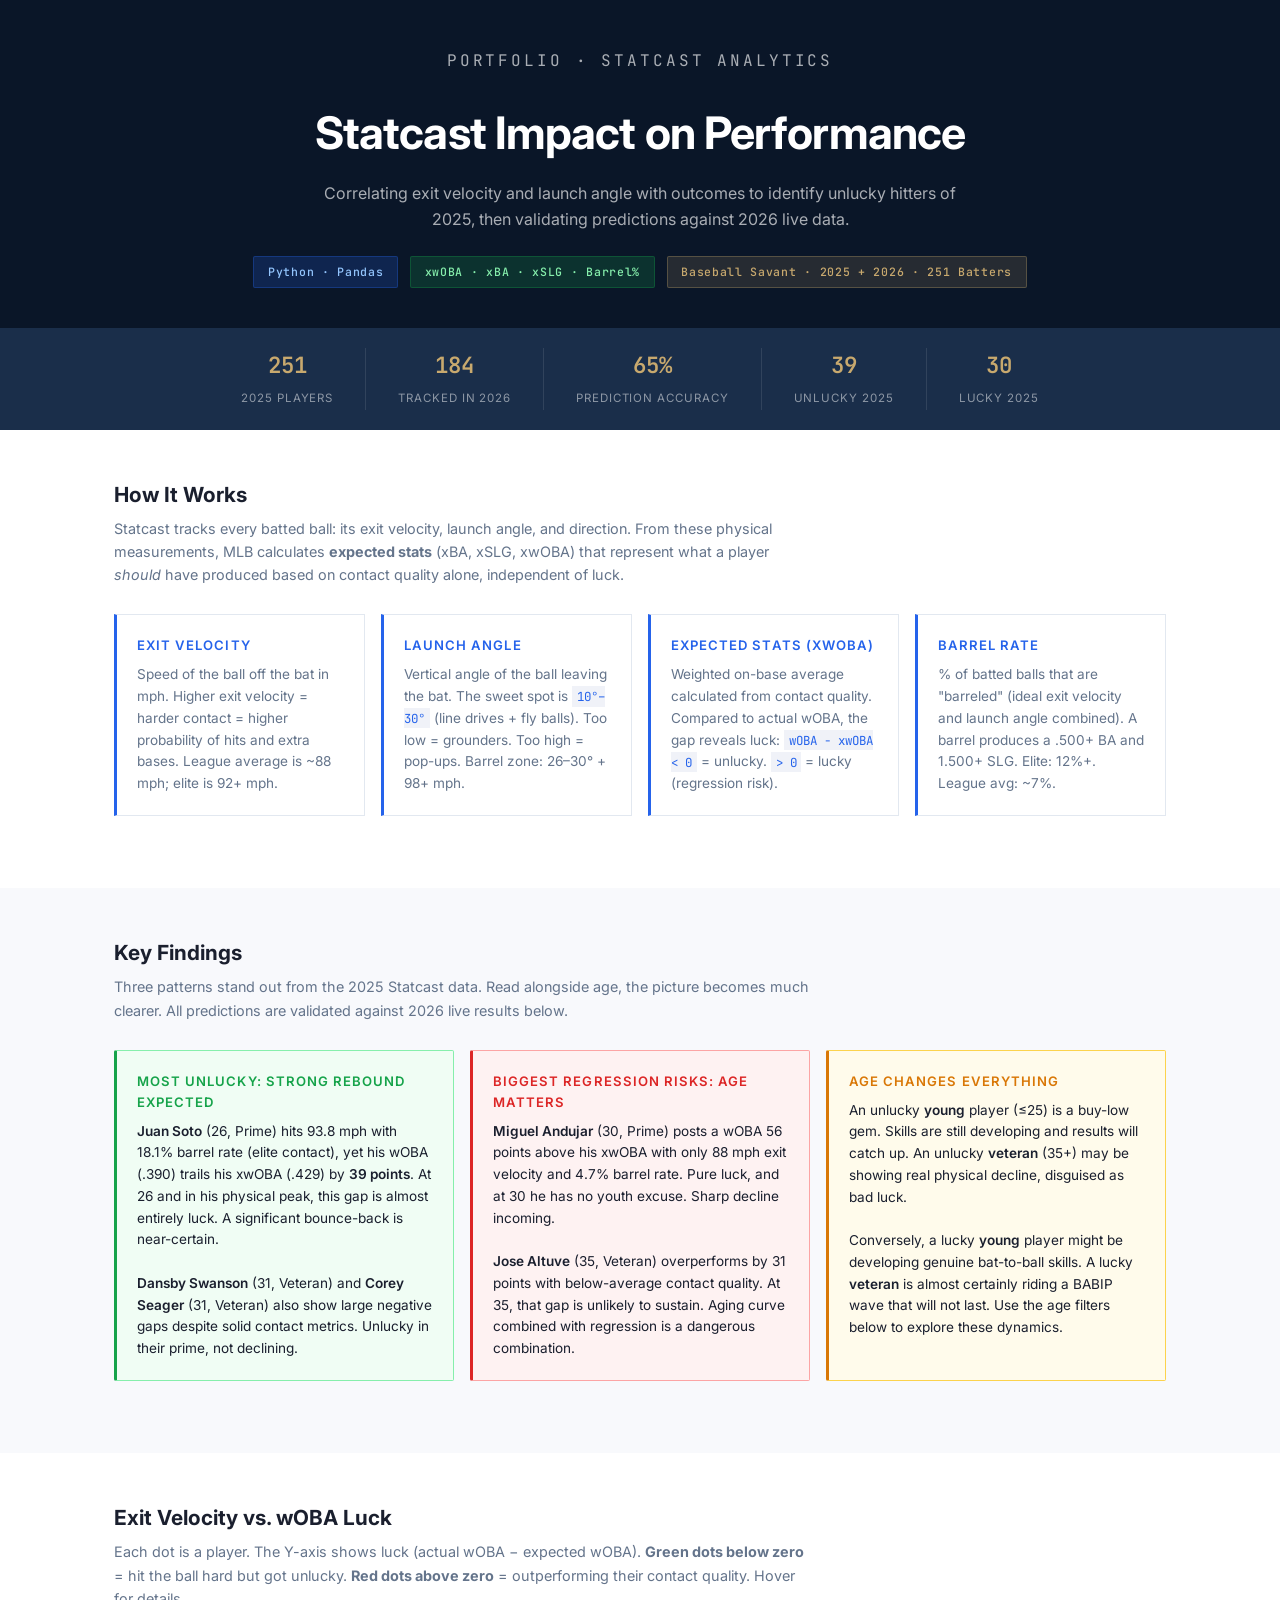
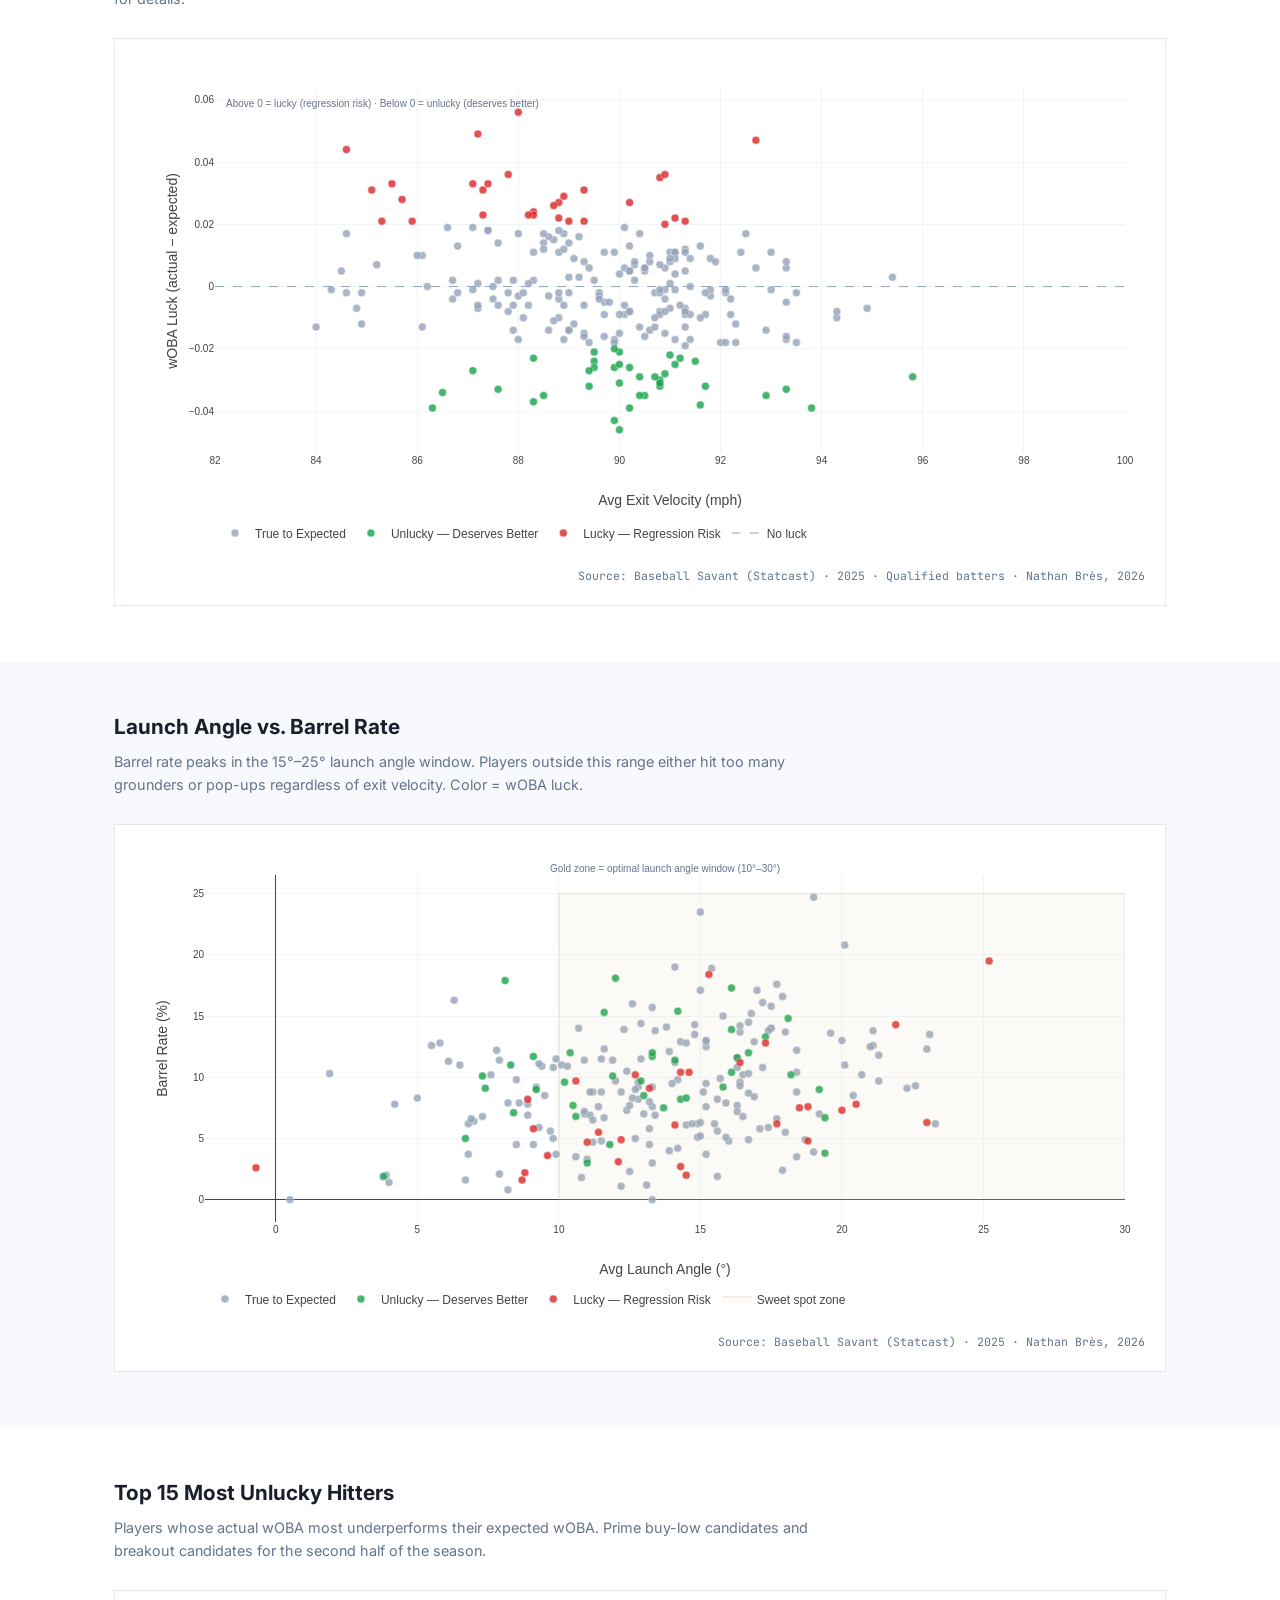
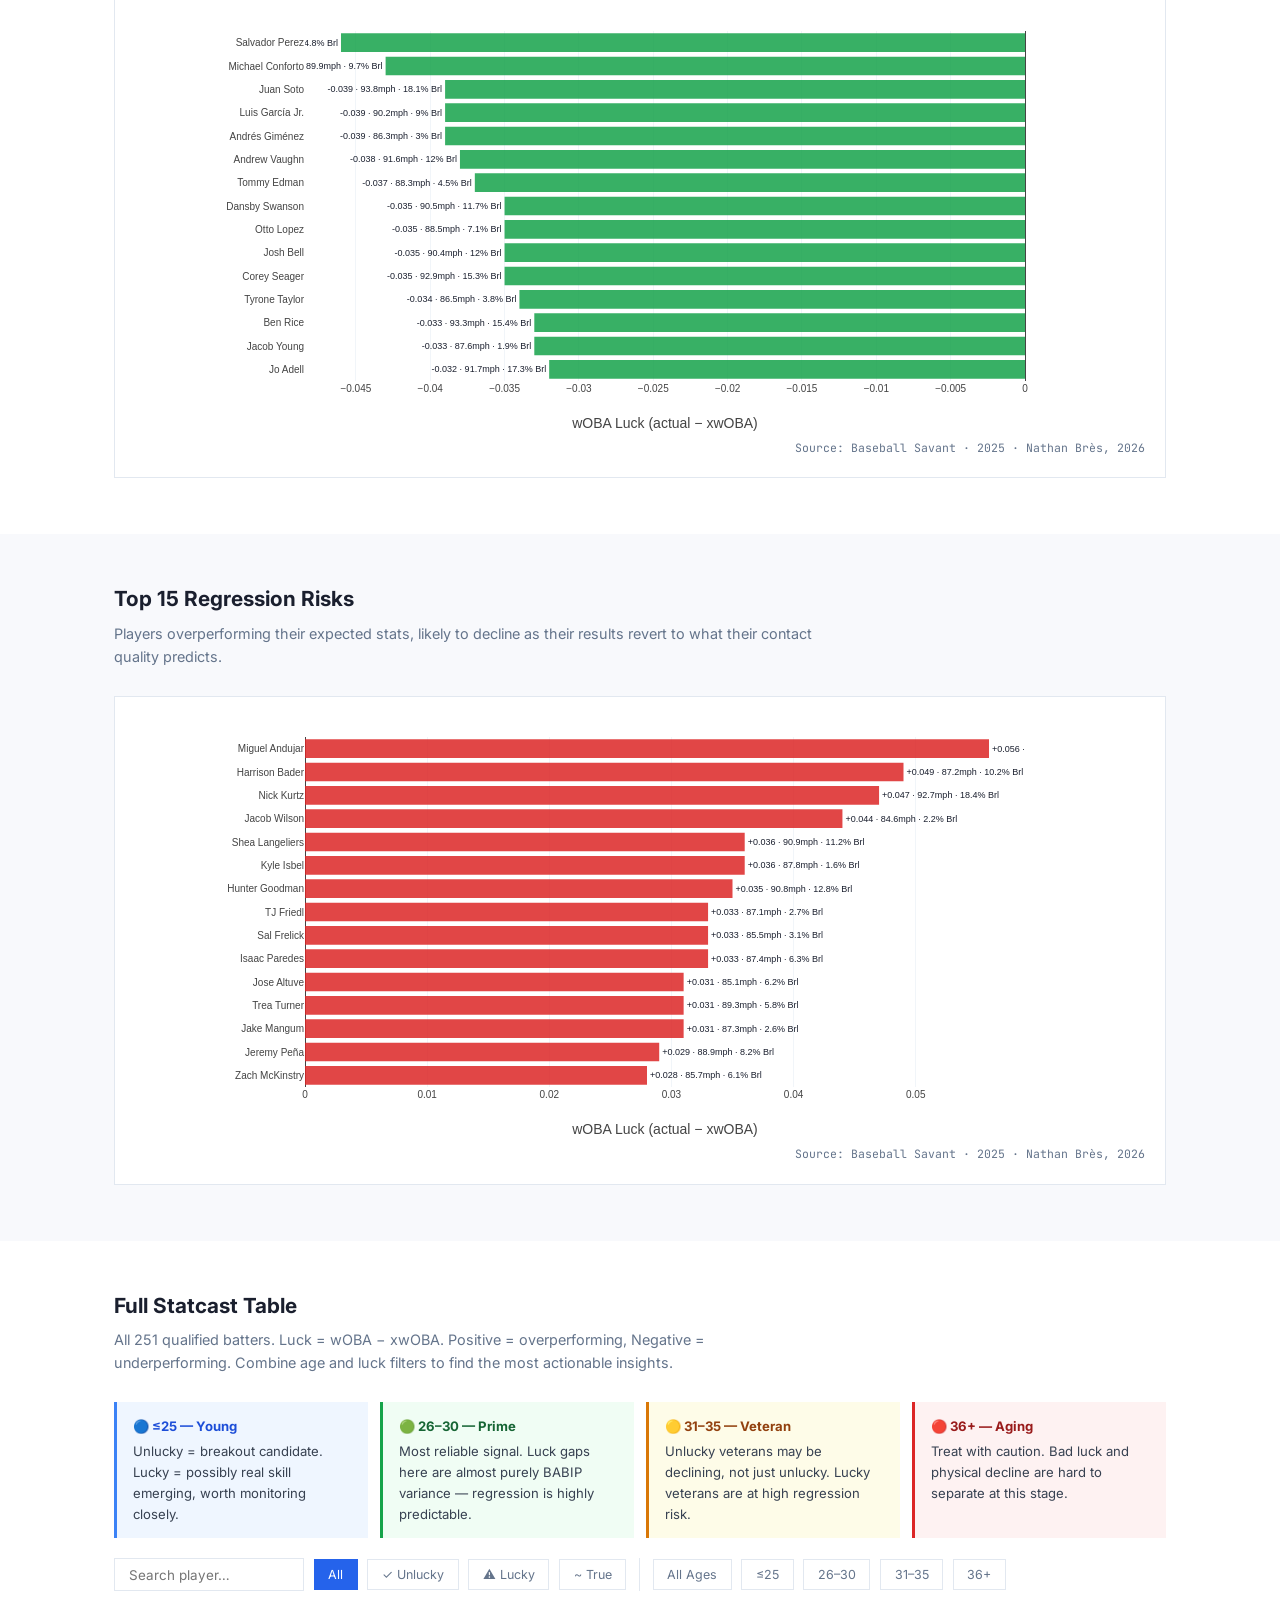
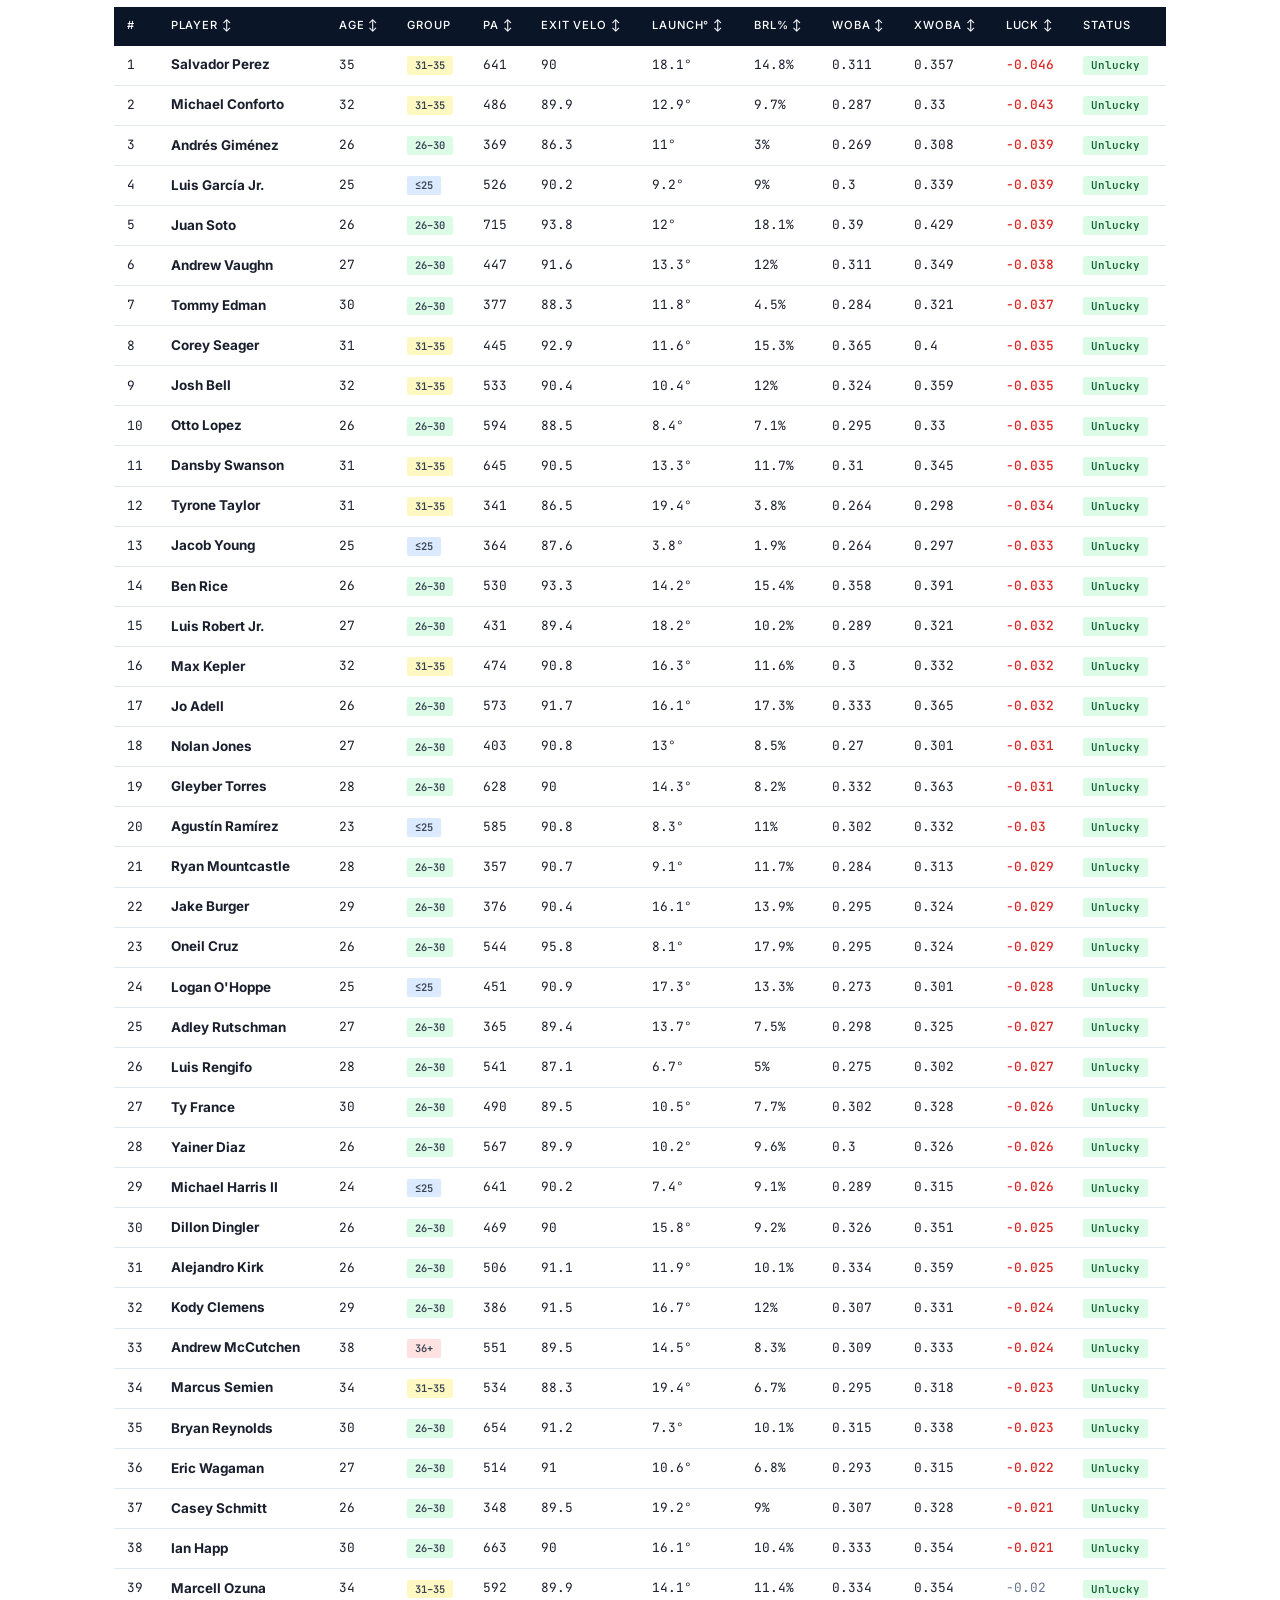
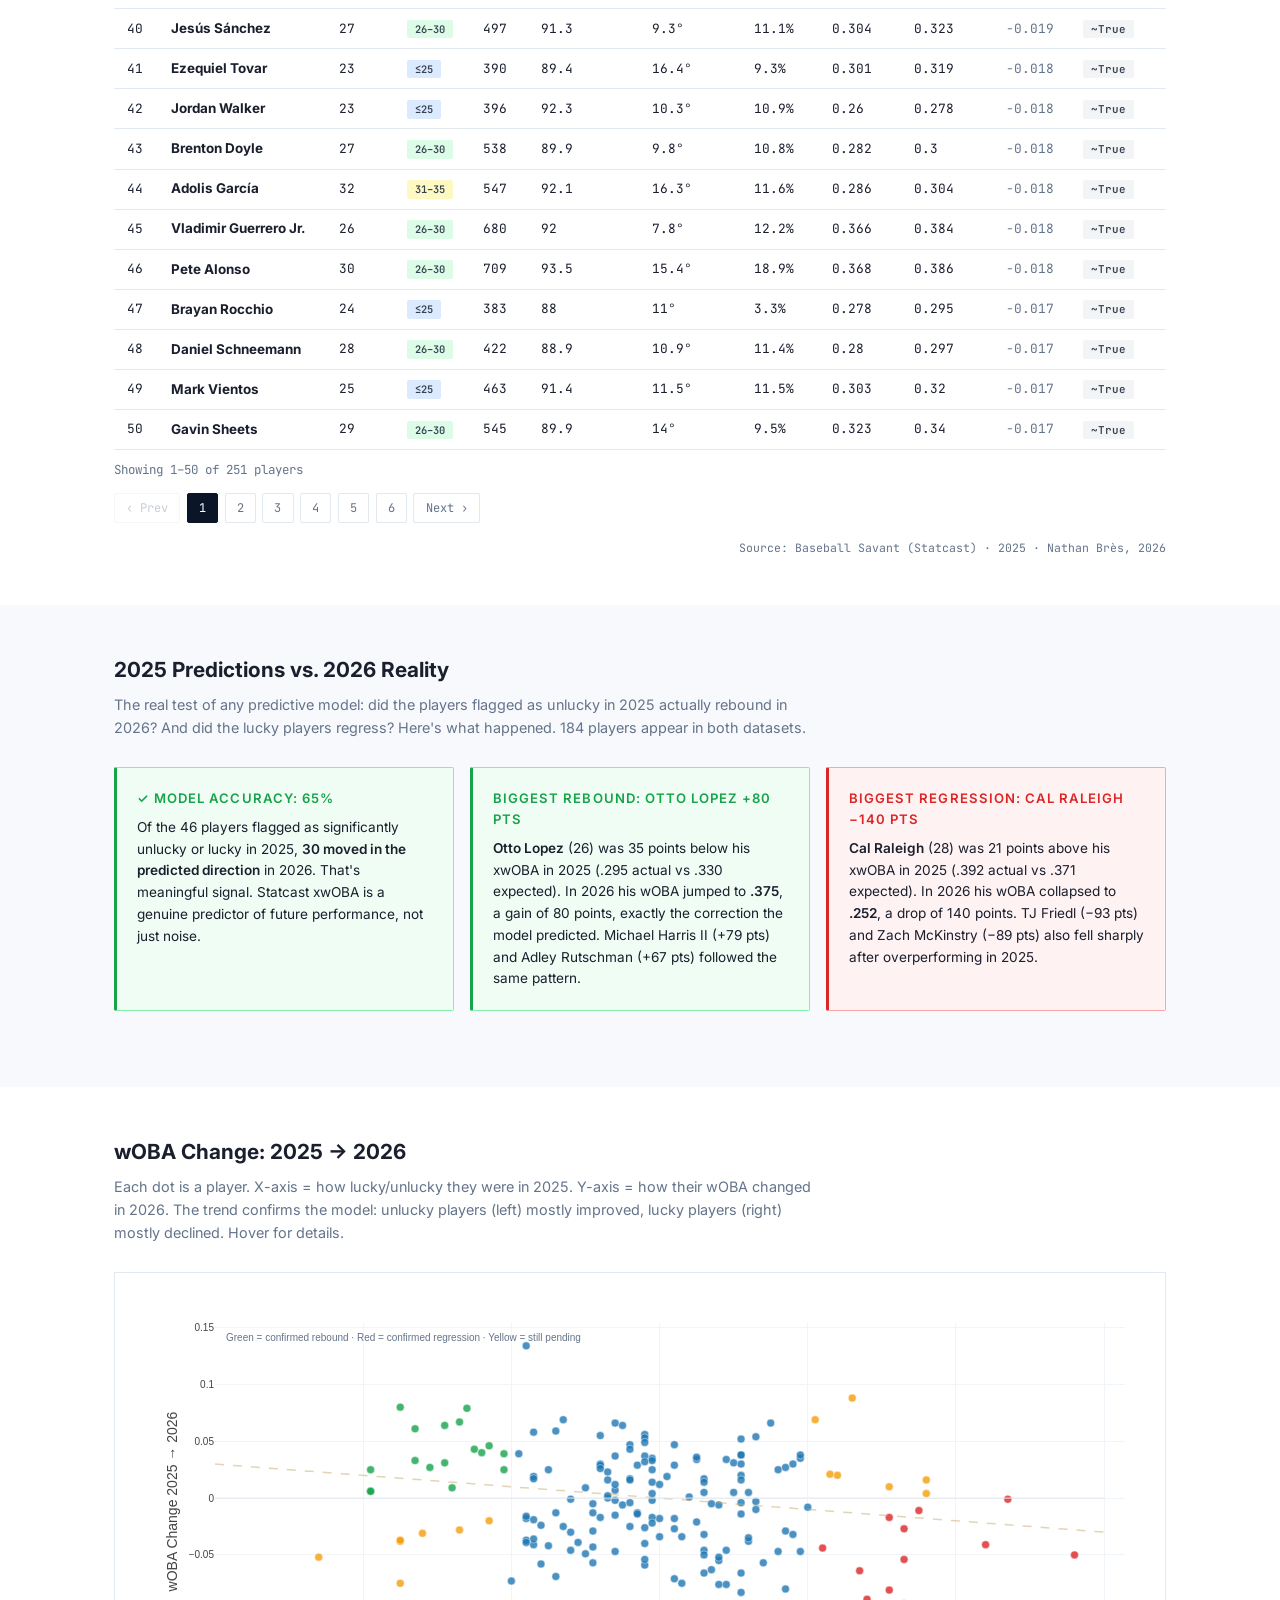
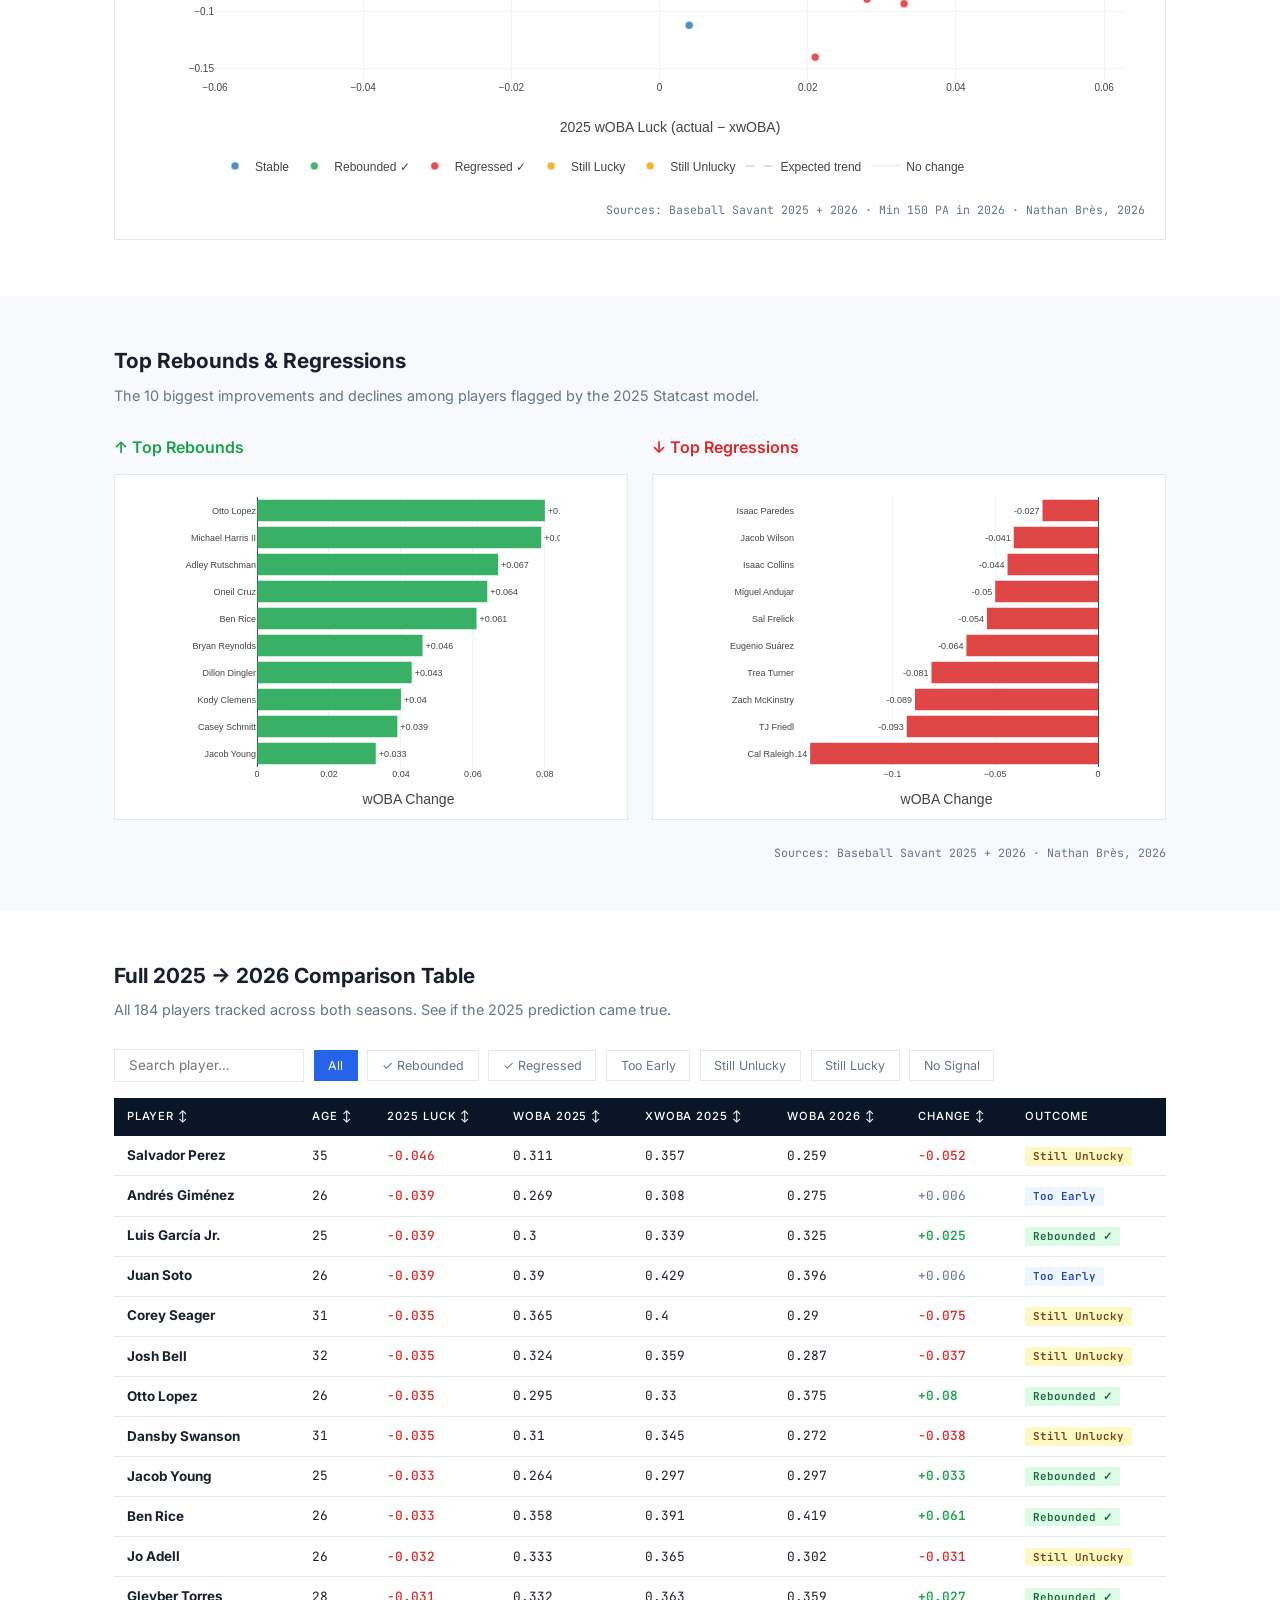
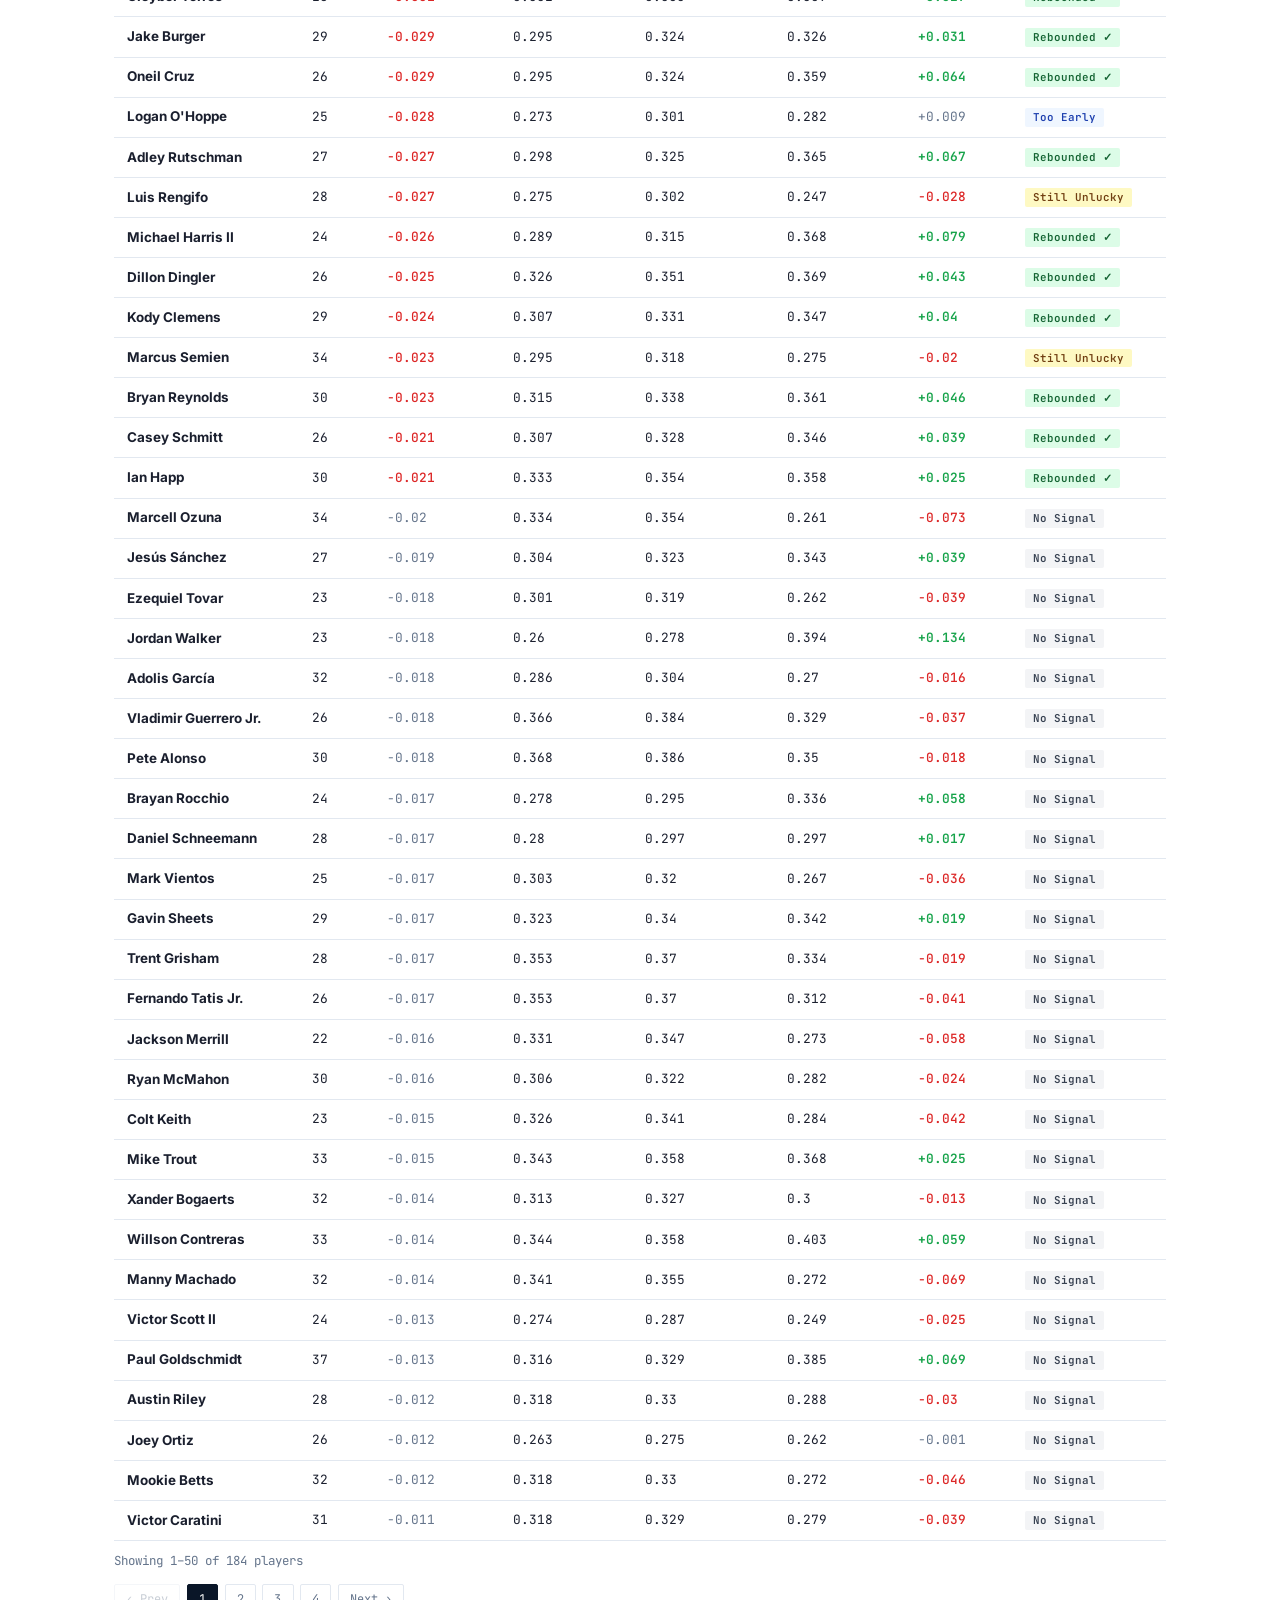
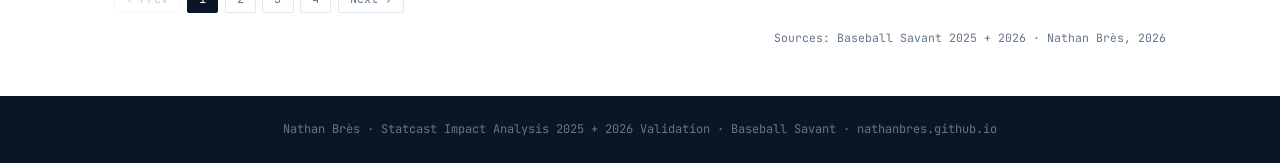
<file: statcast.html>
<!DOCTYPE html>
<html lang="en">
<head>
  <meta charset="UTF-8"/>
  <meta name="viewport" content="width=device-width,initial-scale=1.0"/>
  <title>Statcast Impact Analysis — Nathan Brès</title>
  <script src="https://cdn.plot.ly/plotly-2.27.0.min.js"></script>
  <link href="https://fonts.googleapis.com/css2?family=Inter:wght@300;400;500;600;700&family=JetBrains+Mono:wght@400;500&display=swap" rel="stylesheet"/>
  <style>
    :root{--bg:#fff;--bg2:#f8f9fc;--bg3:#f0f2f8;--navy:#0A1628;--navy2:#1a2e4a;--text:#1a1f2e;--muted:#64748b;--border:#e2e8f0;--blue:#2563eb;--green:#16a34a;--red:#dc2626;--amber:#d97706;--gold:#C8A96E;--font:'Inter',sans-serif;--mono:'JetBrains Mono',monospace}
    *{box-sizing:border-box;margin:0;padding:0}
    body{font-family:var(--font);background:var(--bg);color:var(--text);line-height:1.6}
    .page-header{background:var(--navy);color:#fff;padding:3rem 2rem 2.5rem;text-align:center}
    .eyebrow{font-family:var(--mono);font-size:.72rem;letter-spacing:.18em;text-transform:uppercase;color:var(--gold);margin-bottom:.75rem}
    .page-header h1{font-size:clamp(1.8rem,4vw,2.8rem);font-weight:700;letter-spacing:-.02em;margin-bottom:.75rem}
    .page-header p{font-size:1rem;color:rgba(255,255,255,.65);max-width:640px;margin:0 auto 1.5rem}
    .badges{display:flex;gap:.75rem;justify-content:center;flex-wrap:wrap}
    .badge{font-family:var(--mono);font-size:.72rem;padding:.35rem .85rem;border-radius:2px;letter-spacing:.06em;font-weight:500}
    .badge-blue{background:rgba(37,99,235,.2);color:#93c5fd;border:1px solid rgba(37,99,235,.3)}
    .badge-green{background:rgba(22,163,74,.2);color:#86efac;border:1px solid rgba(22,163,74,.3)}
    .badge-gold{background:rgba(200,169,110,.15);color:var(--gold);border:1px solid rgba(200,169,110,.3)}
    .stats-bar{background:var(--navy2);padding:1.25rem 2rem}
    .stats-inner{max-width:1100px;margin:0 auto;display:flex;gap:2rem;justify-content:center;flex-wrap:wrap}
    .stat-item{text-align:center}
    .stat-value{font-family:var(--mono);font-size:1.4rem;font-weight:600;color:var(--gold);display:block}
    .stat-label{font-size:.72rem;color:rgba(255,255,255,.5);letter-spacing:.08em;text-transform:uppercase}
    .stat-div{width:1px;background:rgba(255,255,255,.1);align-self:stretch}
    .container{max-width:1100px;margin:0 auto;padding:0 1.5rem}
    .section{padding:3rem 1.5rem}
    .section:nth-child(even){background:var(--bg2)}
    .section-title{font-size:1.3rem;font-weight:700;margin-bottom:.4rem}
    .section-desc{font-size:.9rem;color:var(--muted);margin-bottom:1.75rem;max-width:700px}
    .method-grid{display:grid;grid-template-columns:repeat(auto-fit,minmax(210px,1fr));gap:1rem;margin-bottom:1.5rem}
    .method-card{background:var(--bg);border:1px solid var(--border);padding:1.25rem;border-left:3px solid var(--blue)}
    .method-card h4{font-size:.82rem;font-weight:600;color:var(--blue);text-transform:uppercase;letter-spacing:.08em;margin-bottom:.5rem}
    .method-card p{font-size:.85rem;color:var(--muted);line-height:1.6}
    .method-card code{font-family:var(--mono);font-size:.78rem;background:var(--bg3);padding:.1rem .3rem;color:var(--blue)}
    .finding-grid{display:grid;grid-template-columns:repeat(auto-fit,minmax(270px,1fr));gap:1rem;margin-bottom:1.5rem}
    .finding-card{padding:1.25rem;border-radius:2px}
    .finding-card.green{background:#f0fdf4;border:1px solid #86efac;border-left:3px solid var(--green)}
    .finding-card.red{background:#fef2f2;border:1px solid #fca5a5;border-left:3px solid var(--red)}
    .finding-card.amber{background:#fffbeb;border:1px solid #fcd34d;border-left:3px solid var(--amber)}
    .finding-card h4{font-size:.82rem;font-weight:600;text-transform:uppercase;letter-spacing:.08em;margin-bottom:.5rem}
    .finding-card.green h4{color:var(--green)}.finding-card.red h4{color:var(--red)}.finding-card.amber h4{color:var(--amber)}
    .finding-card p{font-size:.85rem;color:var(--text);line-height:1.6}
    .finding-card strong{font-weight:600}
    .chart-box{background:var(--bg);border:1px solid var(--border);padding:1.25rem;margin-bottom:.5rem}
    .chart-source{font-size:.72rem;color:var(--muted);font-family:var(--mono);text-align:right;padding-top:.5rem}
    .filter-row{display:flex;gap:.6rem;flex-wrap:wrap;margin-bottom:1rem;align-items:center}
    .search-input{padding:.45rem .9rem;border:1px solid var(--border);font-family:var(--font);font-size:.84rem;color:var(--text);outline:none;width:190px}
    .search-input:focus{border-color:var(--blue)}
    .filter-btn{padding:.45rem .85rem;border:1px solid var(--border);background:var(--bg);font-family:var(--font);font-size:.78rem;color:var(--muted);cursor:pointer;transition:all .15s;white-space:nowrap}
    .filter-btn.active,.filter-btn:hover{background:var(--blue);color:#fff;border-color:var(--blue)}
    .filter-btn.unlucky.active,.filter-btn.unlucky:hover{background:var(--green);border-color:var(--green)}
    .filter-btn.lucky.active,.filter-btn.lucky:hover{background:var(--red);border-color:var(--red)}
    .val-table{width:100%;border-collapse:collapse;font-size:.84rem}
    .val-table th{background:var(--navy);color:#fff;padding:.65rem .8rem;text-align:left;font-size:.7rem;letter-spacing:.08em;text-transform:uppercase;font-weight:500;white-space:nowrap;cursor:pointer}
    .val-table th:hover{background:var(--navy2)}
    .val-table td{padding:.55rem .8rem;border-bottom:1px solid var(--border)}
    .val-table tr:hover td{background:var(--bg2)}
    .tag{font-size:.68rem;font-weight:600;padding:.15rem .5rem;border-radius:2px;font-family:var(--mono);white-space:nowrap}
    .tag-unlucky{background:#dcfce7;color:#166534}
    .tag-lucky{background:#fee2e2;color:#991b1b}
    .tag-true{background:#f3f4f6;color:#374151}
    .mono{font-family:var(--mono);font-size:.8rem}
    .pos-val{color:var(--green);font-weight:600;font-family:var(--mono);font-size:.8rem}
    .neg-val{color:var(--red);font-weight:500;font-family:var(--mono);font-size:.8rem}
    .neutral-val{color:var(--muted);font-family:var(--mono);font-size:.8rem}
    .page-footer{background:var(--navy);color:rgba(255,255,255,.4);text-align:center;padding:1.5rem;font-size:.75rem;font-family:var(--mono)}
    .pagination{display:flex;gap:.4rem;align-items:center;margin-top:.85rem;flex-wrap:wrap}
    .page-btn{padding:.35rem .7rem;border:1px solid var(--border);background:var(--bg);font-family:var(--mono);font-size:.75rem;color:var(--muted);cursor:pointer;border-radius:2px;transition:all .15s}
    .page-btn:hover,.page-btn.active{background:var(--navy);color:#fff;border-color:var(--navy)}
    .page-btn:disabled{opacity:.35;cursor:default}
    @media(max-width:640px){
      .stats-inner{gap:1rem}.stat-div{display:none}
      .val-table{font-size:.73rem}.val-table th,.val-table td{padding:.4rem .45rem}
      .val-table th:nth-child(5),.val-table td:nth-child(5),
      .val-table th:nth-child(6),.val-table td:nth-child(6),
      .val-table th:nth-child(8),.val-table td:nth-child(8){display:none}
    }
  </style>
</head>
<body>

<div class="page-header">
  <p class="eyebrow">Portfolio · Statcast Analytics</p>
  <h1>Statcast Impact on Performance</h1>
  <p>Correlating exit velocity and launch angle with outcomes to identify unlucky hitters of 2025, then validating predictions against 2026 live data.</p>
  <div class="badges">
    <span class="badge badge-blue">Python · Pandas</span>
    <span class="badge badge-green">xwOBA · xBA · xSLG · Barrel%</span>
    <span class="badge badge-gold">Baseball Savant · 2025 + 2026 · 251 Batters</span>
  </div>
</div>

<div class="stats-bar">
  <div class="stats-inner">
    <div class="stat-item"><span class="stat-value">251</span><span class="stat-label">2025 Players</span></div>
    <div class="stat-div"></div>
    <div class="stat-item"><span class="stat-value">184</span><span class="stat-label">Tracked in 2026</span></div>
    <div class="stat-div"></div>
    <div class="stat-item"><span class="stat-value">65%</span><span class="stat-label">Prediction Accuracy</span></div>
    <div class="stat-div"></div>
    <div class="stat-item"><span class="stat-value">39</span><span class="stat-label">Unlucky 2025</span></div>
    <div class="stat-div"></div>
    <div class="stat-item"><span class="stat-value">30</span><span class="stat-label">Lucky 2025</span></div>
  </div>
</div>

<!-- Methodology -->
<div class="section">
  <div class="container">
    <h2 class="section-title">How It Works</h2>
    <p class="section-desc">Statcast tracks every batted ball: its exit velocity, launch angle, and direction. From these physical measurements, MLB calculates <strong>expected stats</strong> (xBA, xSLG, xwOBA) that represent what a player <em>should</em> have produced based on contact quality alone, independent of luck.</p>
    <div class="method-grid">
      <div class="method-card">
        <h4>Exit Velocity</h4>
        <p>Speed of the ball off the bat in mph. Higher exit velocity = harder contact = higher probability of hits and extra bases. League average is ~88 mph; elite is 92+ mph.</p>
      </div>
      <div class="method-card">
        <h4>Launch Angle</h4>
        <p>Vertical angle of the ball leaving the bat. The sweet spot is <code>10°–30°</code> (line drives + fly balls). Too low = grounders. Too high = pop-ups. Barrel zone: 26–30° + 98+ mph.</p>
      </div>
      <div class="method-card">
        <h4>Expected Stats (xwOBA)</h4>
        <p>Weighted on-base average calculated from contact quality. Compared to actual wOBA, the gap reveals luck: <code>wOBA − xwOBA &lt; 0</code> = unlucky. <code>&gt; 0</code> = lucky (regression risk).</p>
      </div>
      <div class="method-card">
        <h4>Barrel Rate</h4>
        <p>% of batted balls that are "barreled" (ideal exit velocity and launch angle combined). A barrel produces a .500+ BA and 1.500+ SLG. Elite: 12%+. League avg: ~7%.</p>
      </div>
    </div>
  </div>
</div>

<!-- Key Findings -->
<div class="section">
  <div class="container">
    <h2 class="section-title">Key Findings</h2>
    <p class="section-desc">Three patterns stand out from the 2025 Statcast data. Read alongside age, the picture becomes much clearer. All predictions are validated against 2026 live results below.</p>
    <div class="finding-grid">
      <div class="finding-card green">
        <h4>Most Unlucky: Strong Rebound Expected</h4>
        <p><strong>Juan Soto</strong> (26, Prime) hits 93.8 mph with 18.1% barrel rate (elite contact), yet his wOBA (.390) trails his xwOBA (.429) by <strong>39 points</strong>. At 26 and in his physical peak, this gap is almost entirely luck. A significant bounce-back is near-certain.<br><br><strong>Dansby Swanson</strong> (31, Veteran) and <strong>Corey Seager</strong> (31, Veteran) also show large negative gaps despite solid contact metrics. Unlucky in their prime, not declining.</p>
      </div>
      <div class="finding-card red">
        <h4>Biggest Regression Risks: Age Matters</h4>
        <p><strong>Miguel Andujar</strong> (30, Prime) posts a wOBA 56 points above his xwOBA with only 88 mph exit velocity and 4.7% barrel rate. Pure luck, and at 30 he has no youth excuse. Sharp decline incoming.<br><br><strong>Jose Altuve</strong> (35, Veteran) overperforms by 31 points with below-average contact quality. At 35, that gap is unlikely to sustain. Aging curve combined with regression is a dangerous combination.</p>
      </div>
      <div class="finding-card amber">
        <h4>Age Changes Everything</h4>
        <p>An unlucky <strong>young</strong> player (≤25) is a buy-low gem. Skills are still developing and results will catch up. An unlucky <strong>veteran</strong> (35+) may be showing real physical decline, disguised as bad luck.<br><br>Conversely, a lucky <strong>young</strong> player might be developing genuine bat-to-ball skills. A lucky <strong>veteran</strong> is almost certainly riding a BABIP wave that will not last. Use the age filters below to explore these dynamics.</p>
      </div>
    </div>
  </div>
</div>

<!-- Scatter: EV vs wOBA luck -->
<div class="section">
  <div class="container">
    <h2 class="section-title">Exit Velocity vs. wOBA Luck</h2>
    <p class="section-desc">Each dot is a player. The Y-axis shows luck (actual wOBA − expected wOBA). <strong>Green dots below zero</strong> = hit the ball hard but got unlucky. <strong>Red dots above zero</strong> = outperforming their contact quality. Hover for details.</p>
    <div class="chart-box">
      <div id="chart-ev-luck" style="height:500px"></div>
      <div class="chart-source">Source: Baseball Savant (Statcast) · 2025 · Qualified batters · Nathan Brès, 2026</div>
    </div>
  </div>
</div>

<!-- Scatter: Launch Angle vs Barrel -->
<div class="section">
  <div class="container">
    <h2 class="section-title">Launch Angle vs. Barrel Rate</h2>
    <p class="section-desc">Barrel rate peaks in the 15°–25° launch angle window. Players outside this range either hit too many grounders or pop-ups regardless of exit velocity. Color = wOBA luck.</p>
    <div class="chart-box">
      <div id="chart-la-brl" style="height:480px"></div>
      <div class="chart-source">Source: Baseball Savant (Statcast) · 2025 · Nathan Brès, 2026</div>
    </div>
  </div>
</div>

<!-- Top unlucky -->
<div class="section">
  <div class="container">
    <h2 class="section-title">Top 15 Most Unlucky Hitters</h2>
    <p class="section-desc">Players whose actual wOBA most underperforms their expected wOBA. Prime buy-low candidates and breakout candidates for the second half of the season.</p>
    <div class="chart-box">
      <div id="chart-unlucky" style="height:420px"></div>
      <div class="chart-source">Source: Baseball Savant · 2025 · Nathan Brès, 2026</div>
    </div>
  </div>
</div>

<!-- Top lucky -->
<div class="section">
  <div class="container">
    <h2 class="section-title">Top 15 Regression Risks</h2>
    <p class="section-desc">Players overperforming their expected stats, likely to decline as their results revert to what their contact quality predicts.</p>
    <div class="chart-box">
      <div id="chart-lucky" style="height:420px"></div>
      <div class="chart-source">Source: Baseball Savant · 2025 · Nathan Brès, 2026</div>
    </div>
  </div>
</div>

<!-- Full table -->
<div class="section">
  <div class="container">
    <h2 class="section-title">Full Statcast Table</h2>
    <p class="section-desc">All 251 qualified batters. Luck = wOBA − xwOBA. Positive = overperforming, Negative = underperforming. Combine age and luck filters to find the most actionable insights.</p>
    <div style="display:grid;grid-template-columns:repeat(auto-fit,minmax(200px,1fr));gap:.75rem;margin-bottom:1.25rem">
      <div style="background:#eff6ff;border-left:3px solid #3b82f6;padding:.85rem 1rem;font-size:.82rem">
        <strong style="color:#1d4ed8;display:block;margin-bottom:.25rem">🔵 ≤25 — Young</strong>
        <span style="color:#374151">Unlucky = breakout candidate. Lucky = possibly real skill emerging, worth monitoring closely.</span>
      </div>
      <div style="background:#f0fdf4;border-left:3px solid #16a34a;padding:.85rem 1rem;font-size:.82rem">
        <strong style="color:#166534;display:block;margin-bottom:.25rem">🟢 26–30 — Prime</strong>
        <span style="color:#374151">Most reliable signal. Luck gaps here are almost purely BABIP variance — regression is highly predictable.</span>
      </div>
      <div style="background:#fefce8;border-left:3px solid #d97706;padding:.85rem 1rem;font-size:.82rem">
        <strong style="color:#92400e;display:block;margin-bottom:.25rem">🟡 31–35 — Veteran</strong>
        <span style="color:#374151">Unlucky veterans may be declining, not just unlucky. Lucky veterans are at high regression risk.</span>
      </div>
      <div style="background:#fef2f2;border-left:3px solid #dc2626;padding:.85rem 1rem;font-size:.82rem">
        <strong style="color:#991b1b;display:block;margin-bottom:.25rem">🔴 36+ — Aging</strong>
        <span style="color:#374151">Treat with caution. Bad luck and physical decline are hard to separate at this stage.</span>
      </div>
    </div>
    <div class="filter-row">
      <input class="search-input" id="searchInput" type="text" placeholder="Search player…"/>
      <button class="filter-btn active" onclick="setFilter('all',this)">All</button>
      <button class="filter-btn unlucky" onclick="setFilter('Unlucky — Deserves Better',this)">✓ Unlucky</button>
      <button class="filter-btn lucky" onclick="setFilter('Lucky — Regression Risk',this)">⚠ Lucky</button>
      <button class="filter-btn" onclick="setFilter('True to Expected',this)">~ True</button>
      <div class="filter-sep" style="width:1px;background:var(--border);align-self:stretch;margin:0 .2rem"></div>
      <button class="filter-btn" onclick="setAge('all',this)">All Ages</button>
      <button class="filter-btn" onclick="setAge('≤25 — Young',this)">≤25</button>
      <button class="filter-btn" onclick="setAge('26–30 — Prime',this)">26–30</button>
      <button class="filter-btn" onclick="setAge('31–35 — Veteran',this)">31–35</button>
      <button class="filter-btn" onclick="setAge('36+ — Aging',this)">36+</button>
    </div>
    <div style="overflow-x:auto">
      <table class="val-table">
        <thead>
          <tr>
            <th>#</th>
            <th onclick="sortTable('Player')">Player ↕</th>
            <th onclick="sortTable('Age')">Age ↕</th>
            <th>Group</th>
            <th onclick="sortTable('pa')">PA ↕</th>
            <th onclick="sortTable('avg_hit_speed')">Exit Velo ↕</th>
            <th onclick="sortTable('avg_hit_angle')">Launch° ↕</th>
            <th onclick="sortTable('brl_percent')">Brl% ↕</th>
            <th onclick="sortTable('woba')">wOBA ↕</th>
            <th onclick="sortTable('est_woba')">xwOBA ↕</th>
            <th onclick="sortTable('woba_luck')">Luck ↕</th>
            <th>Status</th>
          </tr>
        </thead>
        <tbody id="tableBody"></tbody>
      </table>
    </div>
    <p id="tableCount" style="font-size:.78rem;color:var(--muted);margin-top:.6rem;font-family:var(--mono)"></p>
    <div class="pagination" id="tablePagination"></div>
    <div class="chart-source" style="margin-top:.5rem">Source: Baseball Savant (Statcast) · 2025 · Nathan Brès, 2026</div>
  </div>
</div>


<!-- 2025 vs 2026 Comparison -->
<div class="section">
  <div class="container">
    <h2 class="section-title">2025 Predictions vs. 2026 Reality</h2>
    <p class="section-desc">The real test of any predictive model: did the players flagged as unlucky in 2025 actually rebound in 2026? And did the lucky players regress? Here's what happened. 184 players appear in both datasets.</p>

    <div class="finding-grid" style="margin-bottom:1.75rem">
      <div class="finding-card green">
        <h4>✓ Model Accuracy: 65%</h4>
        <p>Of the 46 players flagged as significantly unlucky or lucky in 2025, <strong>30 moved in the predicted direction</strong> in 2026. That's meaningful signal. Statcast xwOBA is a genuine predictor of future performance, not just noise.</p>
      </div>
      <div class="finding-card green">
        <h4>Biggest Rebound: Otto Lopez +80 pts</h4>
        <p><strong>Otto Lopez</strong> (26) was 35 points below his xwOBA in 2025 (.295 actual vs .330 expected). In 2026 his wOBA jumped to <strong>.375</strong>, a gain of 80 points, exactly the correction the model predicted. Michael Harris II (+79 pts) and Adley Rutschman (+67 pts) followed the same pattern.</p>
      </div>
      <div class="finding-card red">
        <h4>Biggest Regression: Cal Raleigh −140 pts</h4>
        <p><strong>Cal Raleigh</strong> (28) was 21 points above his xwOBA in 2025 (.392 actual vs .371 expected). In 2026 his wOBA collapsed to <strong>.252</strong>, a drop of 140 points. TJ Friedl (−93 pts) and Zach McKinstry (−89 pts) also fell sharply after overperforming in 2025.</p>
      </div>
    </div>
  </div>
</div>

<div class="section">
  <div class="container">
    <h2 class="section-title">wOBA Change: 2025 → 2026</h2>
    <p class="section-desc">Each dot is a player. X-axis = how lucky/unlucky they were in 2025. Y-axis = how their wOBA changed in 2026. The trend confirms the model: unlucky players (left) mostly improved, lucky players (right) mostly declined. Hover for details.</p>
    <div class="chart-box">
      <div id="chart-pred" style="height:500px"></div>
      <div class="chart-source">Sources: Baseball Savant 2025 + 2026 · Min 150 PA in 2026 · Nathan Brès, 2026</div>
    </div>
  </div>
</div>

<div class="section">
  <div class="container">
    <h2 class="section-title">Top Rebounds & Regressions</h2>
    <p class="section-desc">The 10 biggest improvements and declines among players flagged by the 2025 Statcast model.</p>
    <div style="display:grid;grid-template-columns:1fr 1fr;gap:1.5rem">
      <div>
        <h3 style="font-size:1rem;font-weight:600;color:var(--green);margin-bottom:.85rem">↑ Top Rebounds</h3>
        <div class="chart-box" style="padding:.75rem">
          <div id="chart-rebounds" style="height:320px"></div>
        </div>
      </div>
      <div>
        <h3 style="font-size:1rem;font-weight:600;color:var(--red);margin-bottom:.85rem">↓ Top Regressions</h3>
        <div class="chart-box" style="padding:.75rem">
          <div id="chart-regressions" style="height:320px"></div>
        </div>
      </div>
    </div>
    <div class="chart-source" style="margin-top:.5rem">Sources: Baseball Savant 2025 + 2026 · Nathan Brès, 2026</div>
  </div>
</div>

<!-- Comparison table -->
<div class="section">
  <div class="container">
    <h2 class="section-title">Full 2025 → 2026 Comparison Table</h2>
    <p class="section-desc">All 184 players tracked across both seasons. See if the 2025 prediction came true.</p>
    <div class="filter-row">
      <input class="search-input" id="searchComp" type="text" placeholder="Search player…"/>
      <button class="filter-btn active" onclick="setCompFilter('all',this)">All</button>
      <button class="filter-btn unlucky" onclick="setCompFilter('Rebounded ✓',this)">✓ Rebounded</button>
      <button class="filter-btn lucky" onclick="setCompFilter('Regressed ✓',this)">✓ Regressed</button>
      <button class="filter-btn" onclick="setCompFilter('Too Early',this)">Too Early</button>
      <button class="filter-btn" onclick="setCompFilter('Still Unlucky',this)">Still Unlucky</button>
      <button class="filter-btn" onclick="setCompFilter('Still Lucky',this)">Still Lucky</button>
      <button class="filter-btn" onclick="setCompFilter('No Signal',this)">No Signal</button>
    </div>
    <div style="overflow-x:auto">
      <table class="val-table">
        <thead>
          <tr>
            <th onclick="sortComp('Player')">Player ↕</th>
            <th onclick="sortComp('Age')">Age ↕</th>
            <th onclick="sortComp('woba_luck_2025')">2025 Luck ↕</th>
            <th onclick="sortComp('woba_2025')">wOBA 2025 ↕</th>
            <th onclick="sortComp('xwoba_2025')">xwOBA 2025 ↕</th>
            <th onclick="sortComp('woba_2026')">wOBA 2026 ↕</th>
            <th onclick="sortComp('woba_change')">Change ↕</th>
            <th>Outcome</th>
          </tr>
        </thead>
        <tbody id="compBody"></tbody>
      </table>
    </div>
    <p id="compCount" style="font-size:.78rem;color:var(--muted);margin-top:.6rem;font-family:var(--mono)"></p>
    <div class="pagination" id="compPagination"></div>
    <div class="chart-source" style="margin-top:.5rem">Sources: Baseball Savant 2025 + 2026 · Nathan Brès, 2026</div>
  </div>
</div>

<div class="page-footer">Nathan Brès · Statcast Impact Analysis 2025 + 2026 Validation · Baseball Savant · nathanbres.github.io</div>

<script>
const DATA = [{"Player": "Francisco Lindor", "pa": 732, "Age": 31, "age_group": "31\u201335 \u2014 Veteran", "avg_hit_speed": 90.5, "avg_hit_angle": 15.1, "brl_percent": 8.8, "ev95percent": 44.4, "anglesweetspotpercent": 34.6, "max_hit_speed": 112.9, "ba": 0.267, "est_ba": 0.26, "ba_luck": 0.007, "slg": 0.466, "est_slg": 0.454, "slg_luck": 0.012, "woba": 0.35, "est_woba": 0.345, "woba_luck": 0.005, "category": "True to Expected"}, {"Player": "Rafael Devers", "pa": 729, "Age": 28, "age_group": "26\u201330 \u2014 Prime", "avg_hit_speed": 93.5, "avg_hit_angle": 12.6, "brl_percent": 16.0, "ev95percent": 56.1, "anglesweetspotpercent": 34.6, "max_hit_speed": 114.5, "ba": 0.252, "est_ba": 0.244, "ba_luck": 0.008, "slg": 0.479, "est_slg": 0.487, "slg_luck": -0.008, "woba": 0.365, "est_woba": 0.367, "woba_luck": -0.002, "category": "True to Expected"}, {"Player": "Shohei Ohtani", "pa": 727, "Age": 30, "age_group": "26\u201330 \u2014 Prime", "avg_hit_speed": 94.9, "avg_hit_angle": 15.0, "brl_percent": 23.5, "ev95percent": 58.7, "anglesweetspotpercent": 35.9, "max_hit_speed": 120.0, "ba": 0.282, "est_ba": 0.274, "ba_luck": 0.008, "slg": 0.622, "est_slg": 0.649, "slg_luck": -0.027, "woba": 0.418, "est_woba": 0.425, "woba_luck": -0.007, "category": "True to Expected"}, {"Player": "Kyle Schwarber", "pa": 724, "Age": 32, "age_group": "31\u201335 \u2014 Veteran", "avg_hit_speed": 94.3, "avg_hit_angle": 20.1, "brl_percent": 20.8, "ev95percent": 59.6, "anglesweetspotpercent": 35.3, "max_hit_speed": 117.2, "ba": 0.24, "est_ba": 0.249, "ba_luck": -0.009, "slg": 0.563, "est_slg": 0.581, "slg_luck": -0.018, "woba": 0.391, "est_woba": 0.401, "woba_luck": -0.01, "category": "True to Expected"}, {"Player": "Matt Olson", "pa": 724, "Age": 31, "age_group": "31\u201335 \u2014 Veteran", "avg_hit_speed": 93.3, "avg_hit_angle": 14.8, "brl_percent": 14.3, "ev95percent": 53.3, "anglesweetspotpercent": 37.1, "max_hit_speed": 114.0, "ba": 0.272, "est_ba": 0.249, "ba_luck": 0.023, "slg": 0.484, "est_slg": 0.492, "slg_luck": -0.008, "woba": 0.366, "est_woba": 0.36, "woba_luck": 0.006, "category": "True to Expected"}, {"Player": "Geraldo Perdomo", "pa": 720, "Age": 25, "age_group": "\u226425 \u2014 Young", "avg_hit_speed": 87.6, "avg_hit_angle": 15.5, "brl_percent": 6.2, "ev95percent": 31.9, "anglesweetspotpercent": 36.0, "max_hit_speed": 108.2, "ba": 0.29, "est_ba": 0.278, "ba_luck": 0.012, "slg": 0.462, "est_slg": 0.424, "slg_luck": 0.038, "woba": 0.37, "est_woba": 0.356, "woba_luck": 0.014, "category": "True to Expected"}, {"Player": "Juan Soto", "pa": 715, "Age": 26, "age_group": "26\u201330 \u2014 Prime", "avg_hit_speed": 93.8, "avg_hit_angle": 12.0, "brl_percent": 18.1, "ev95percent": 55.3, "anglesweetspotpercent": 32.9, "max_hit_speed": 115.0, "ba": 0.263, "est_ba": 0.288, "ba_luck": -0.025, "slg": 0.525, "est_slg": 0.608, "slg_luck": -0.083, "woba": 0.39, "est_woba": 0.429, "woba_luck": -0.039, "category": "Unlucky \u2014 Deserves Better"}, {"Player": "Julio Rodr\u00edguez", "pa": 710, "Age": 24, "age_group": "\u226425 \u2014 Young", "avg_hit_speed": 91.8, "avg_hit_angle": 8.5, "brl_percent": 9.8, "ev95percent": 48.0, "anglesweetspotpercent": 31.5, "max_hit_speed": 115.8, "ba": 0.267, "est_ba": 0.269, "ba_luck": -0.002, "slg": 0.474, "est_slg": 0.479, "slg_luck": -0.005, "woba": 0.341, "est_woba": 0.344, "woba_luck": -0.003, "category": "True to Expected"}, {"Player": "Randy Arozarena", "pa": 709, "Age": 30, "age_group": "26\u201330 \u2014 Prime", "avg_hit_speed": 91.3, "avg_hit_angle": 12.9, "brl_percent": 11.5, "ev95percent": 50.6, "anglesweetspotpercent": 32.6, "max_hit_speed": 112.3, "ba": 0.238, "est_ba": 0.227, "ba_luck": 0.011, "slg": 0.426, "est_slg": 0.417, "slg_luck": 0.009, "woba": 0.332, "est_woba": 0.327, "woba_luck": 0.005, "category": "True to Expected"}, {"Player": "Pete Alonso", "pa": 709, "Age": 30, "age_group": "26\u201330 \u2014 Prime", "avg_hit_speed": 93.5, "avg_hit_angle": 15.4, "brl_percent": 18.9, "ev95percent": 54.4, "anglesweetspotpercent": 38.4, "max_hit_speed": 115.9, "ba": 0.272, "est_ba": 0.274, "ba_luck": -0.002, "slg": 0.524, "est_slg": 0.572, "slg_luck": -0.048, "woba": 0.368, "est_woba": 0.386, "woba_luck": -0.018, "category": "True to Expected"}, {"Player": "Cal Raleigh", "pa": 705, "Age": 28, "age_group": "26\u201330 \u2014 Prime", "avg_hit_speed": 91.3, "avg_hit_angle": 25.2, "brl_percent": 19.5, "ev95percent": 49.6, "anglesweetspotpercent": 35.3, "max_hit_speed": 114.7, "ba": 0.247, "est_ba": 0.231, "ba_luck": 0.016, "slg": 0.589, "est_slg": 0.547, "slg_luck": 0.042, "woba": 0.392, "est_woba": 0.371, "woba_luck": 0.021, "category": "Lucky \u2014 Regression Risk"}, {"Player": "Brent Rooker", "pa": 699, "Age": 30, "age_group": "26\u201330 \u2014 Prime", "avg_hit_speed": 90.7, "avg_hit_angle": 16.4, "brl_percent": 13.7, "ev95percent": 44.8, "anglesweetspotpercent": 39.7, "max_hit_speed": 113.3, "ba": 0.262, "est_ba": 0.261, "ba_luck": 0.001, "slg": 0.479, "est_slg": 0.489, "slg_luck": -0.01, "woba": 0.349, "est_woba": 0.351, "woba_luck": -0.002, "category": "True to Expected"}, {"Player": "Elly De La Cruz", "pa": 699, "Age": 23, "age_group": "\u226425 \u2014 Young", "avg_hit_speed": 91.0, "avg_hit_angle": 7.6, "brl_percent": 10.2, "ev95percent": 44.2, "anglesweetspotpercent": 32.5, "max_hit_speed": 117.4, "ba": 0.264, "est_ba": 0.251, "ba_luck": 0.013, "slg": 0.44, "est_slg": 0.424, "slg_luck": 0.016, "woba": 0.333, "est_woba": 0.322, "woba_luck": 0.011, "category": "True to Expected"}, {"Player": "Jarren Duran", "pa": 696, "Age": 28, "age_group": "26\u201330 \u2014 Prime", "avg_hit_speed": 91.8, "avg_hit_angle": 12.0, "brl_percent": 9.7, "ev95percent": 46.8, "anglesweetspotpercent": 34.3, "max_hit_speed": 117.7, "ba": 0.256, "est_ba": 0.248, "ba_luck": 0.008, "slg": 0.442, "est_slg": 0.41, "slg_luck": 0.032, "woba": 0.335, "est_woba": 0.326, "woba_luck": 0.009, "category": "True to Expected"}, {"Player": "Heliot Ramos", "pa": 695, "Age": 25, "age_group": "\u226425 \u2014 Young", "avg_hit_speed": 91.8, "avg_hit_angle": 11.5, "brl_percent": 8.8, "ev95percent": 47.4, "anglesweetspotpercent": 32.5, "max_hit_speed": 116.0, "ba": 0.256, "est_ba": 0.242, "ba_luck": 0.014, "slg": 0.4, "est_slg": 0.417, "slg_luck": -0.017, "woba": 0.319, "est_woba": 0.32, "woba_luck": -0.001, "category": "True to Expected"}, {"Player": "Steven Kwan", "pa": 693, "Age": 27, "age_group": "26\u201330 \u2014 Prime", "avg_hit_speed": 86.2, "avg_hit_angle": 15.6, "brl_percent": 1.9, "ev95percent": 19.3, "anglesweetspotpercent": 39.3, "max_hit_speed": 104.2, "ba": 0.272, "est_ba": 0.273, "ba_luck": -0.001, "slg": 0.374, "est_slg": 0.366, "slg_luck": 0.008, "woba": 0.31, "est_woba": 0.31, "woba_luck": 0.0, "category": "True to Expected"}, {"Player": "Fernando Tatis Jr.", "pa": 691, "Age": 26, "age_group": "26\u201330 \u2014 Prime", "avg_hit_speed": 93.3, "avg_hit_angle": 9.4, "brl_percent": 10.9, "ev95percent": 51.8, "anglesweetspotpercent": 28.9, "max_hit_speed": 113.4, "ba": 0.268, "est_ba": 0.272, "ba_luck": -0.004, "slg": 0.446, "est_slg": 0.488, "slg_luck": -0.042, "woba": 0.353, "est_woba": 0.37, "woba_luck": -0.017, "category": "True to Expected"}, {"Player": "James Wood", "pa": 689, "Age": 22, "age_group": "\u226425 \u2014 Young", "avg_hit_speed": 94.3, "avg_hit_angle": 6.3, "brl_percent": 16.3, "ev95percent": 56.3, "anglesweetspotpercent": 36.3, "max_hit_speed": 118.0, "ba": 0.256, "est_ba": 0.259, "ba_luck": -0.003, "slg": 0.475, "est_slg": 0.493, "slg_luck": -0.018, "woba": 0.353, "est_woba": 0.361, "woba_luck": -0.008, "category": "True to Expected"}, {"Player": "Bobby Witt Jr.", "pa": 687, "Age": 25, "age_group": "\u226425 \u2014 Young", "avg_hit_speed": 93.3, "avg_hit_angle": 15.2, "brl_percent": 12.5, "ev95percent": 48.5, "anglesweetspotpercent": 35.4, "max_hit_speed": 117.5, "ba": 0.295, "est_ba": 0.285, "ba_luck": 0.01, "slg": 0.501, "est_slg": 0.508, "slg_luck": -0.007, "woba": 0.36, "est_woba": 0.365, "woba_luck": -0.005, "category": "True to Expected"}, {"Player": "Willy Adames", "pa": 686, "Age": 29, "age_group": "26\u201330 \u2014 Prime", "avg_hit_speed": 88.9, "avg_hit_angle": 21.1, "brl_percent": 12.6, "ev95percent": 42.8, "anglesweetspotpercent": 35.6, "max_hit_speed": 110.2, "ba": 0.225, "est_ba": 0.224, "ba_luck": 0.001, "slg": 0.421, "est_slg": 0.435, "slg_luck": -0.014, "woba": 0.321, "est_woba": 0.327, "woba_luck": -0.006, "category": "True to Expected"}, {"Player": "TJ Friedl", "pa": 685, "Age": 29, "age_group": "26\u201330 \u2014 Prime", "avg_hit_speed": 87.1, "avg_hit_angle": 14.3, "brl_percent": 2.7, "ev95percent": 32.1, "anglesweetspotpercent": 32.8, "max_hit_speed": 107.6, "ba": 0.261, "est_ba": 0.227, "ba_luck": 0.034, "slg": 0.378, "est_slg": 0.317, "slg_luck": 0.061, "woba": 0.333, "est_woba": 0.3, "woba_luck": 0.033, "category": "Lucky \u2014 Regression Risk"}, {"Player": "Vinnie Pasquantino", "pa": 682, "Age": 27, "age_group": "26\u201330 \u2014 Prime", "avg_hit_speed": 90.9, "avg_hit_angle": 16.3, "brl_percent": 10.8, "ev95percent": 44.7, "anglesweetspotpercent": 33.5, "max_hit_speed": 114.4, "ba": 0.264, "est_ba": 0.259, "ba_luck": 0.005, "slg": 0.475, "est_slg": 0.463, "slg_luck": 0.012, "woba": 0.34, "est_woba": 0.334, "woba_luck": 0.006, "category": "True to Expected"}, {"Player": "Vladimir Guerrero Jr.", "pa": 680, "Age": 26, "age_group": "26\u201330 \u2014 Prime", "avg_hit_speed": 92.0, "avg_hit_angle": 7.8, "brl_percent": 12.2, "ev95percent": 50.7, "anglesweetspotpercent": 33.7, "max_hit_speed": 120.4, "ba": 0.292, "est_ba": 0.3, "ba_luck": -0.008, "slg": 0.467, "est_slg": 0.506, "slg_luck": -0.039, "woba": 0.366, "est_woba": 0.384, "woba_luck": -0.018, "category": "True to Expected"}, {"Player": "Aaron Judge", "pa": 679, "Age": 33, "age_group": "31\u201335 \u2014 Veteran", "avg_hit_speed": 95.4, "avg_hit_angle": 19.0, "brl_percent": 24.7, "ev95percent": 58.2, "anglesweetspotpercent": 39.4, "max_hit_speed": 118.1, "ba": 0.331, "est_ba": 0.3, "ba_luck": 0.031, "slg": 0.688, "est_slg": 0.708, "slg_luck": -0.02, "woba": 0.463, "est_woba": 0.46, "woba_luck": 0.003, "category": "True to Expected"}, {"Player": "Manny Machado", "pa": 678, "Age": 32, "age_group": "31\u201335 \u2014 Veteran", "avg_hit_speed": 92.9, "avg_hit_angle": 14.3, "brl_percent": 12.9, "ev95percent": 51.5, "anglesweetspotpercent": 34.8, "max_hit_speed": 114.8, "ba": 0.275, "est_ba": 0.271, "ba_luck": 0.004, "slg": 0.46, "est_slg": 0.495, "slg_luck": -0.035, "woba": 0.341, "est_woba": 0.355, "woba_luck": -0.014, "category": "True to Expected"}, {"Player": "Luis Arraez", "pa": 675, "Age": 28, "age_group": "26\u201330 \u2014 Prime", "avg_hit_speed": 86.1, "avg_hit_angle": 12.2, "brl_percent": 1.1, "ev95percent": 16.7, "anglesweetspotpercent": 36.9, "max_hit_speed": 107.8, "ba": 0.292, "est_ba": 0.287, "ba_luck": 0.005, "slg": 0.392, "est_slg": 0.363, "slg_luck": 0.029, "woba": 0.313, "est_woba": 0.303, "woba_luck": 0.01, "category": "True to Expected"}, {"Player": "Jos\u00e9 Ram\u00edrez", "pa": 673, "Age": 32, "age_group": "31\u201335 \u2014 Veteran", "avg_hit_speed": 88.9, "avg_hit_angle": 19.2, "brl_percent": 7.0, "ev95percent": 37.0, "anglesweetspotpercent": 36.4, "max_hit_speed": 111.6, "ba": 0.283, "est_ba": 0.284, "ba_luck": -0.001, "slg": 0.503, "est_slg": 0.446, "slg_luck": 0.057, "woba": 0.359, "est_woba": 0.342, "woba_luck": 0.017, "category": "True to Expected"}, {"Player": "Ozzie Albies", "pa": 667, "Age": 28, "age_group": "26\u201330 \u2014 Prime", "avg_hit_speed": 87.5, "avg_hit_angle": 18.7, "brl_percent": 4.9, "ev95percent": 30.7, "anglesweetspotpercent": 33.5, "max_hit_speed": 109.9, "ba": 0.24, "est_ba": 0.243, "ba_luck": -0.003, "slg": 0.365, "est_slg": 0.366, "slg_luck": -0.001, "woba": 0.295, "est_woba": 0.299, "woba_luck": -0.004, "category": "True to Expected"}, {"Player": "Maikel Garcia", "pa": 666, "Age": 25, "age_group": "\u226425 \u2014 Young", "avg_hit_speed": 91.3, "avg_hit_angle": 9.7, "brl_percent": 5.6, "ev95percent": 45.1, "anglesweetspotpercent": 34.5, "max_hit_speed": 110.3, "ba": 0.286, "est_ba": 0.276, "ba_luck": 0.01, "slg": 0.449, "est_slg": 0.422, "slg_luck": 0.027, "woba": 0.347, "est_woba": 0.335, "woba_luck": 0.012, "category": "True to Expected"}, {"Player": "Taylor Ward", "pa": 663, "Age": 31, "age_group": "31\u201335 \u2014 Veteran", "avg_hit_speed": 90.1, "avg_hit_angle": 18.0, "brl_percent": 13.7, "ev95percent": 42.7, "anglesweetspotpercent": 34.9, "max_hit_speed": 111.0, "ba": 0.228, "est_ba": 0.231, "ba_luck": -0.003, "slg": 0.475, "est_slg": 0.45, "slg_luck": 0.025, "woba": 0.339, "est_woba": 0.333, "woba_luck": 0.006, "category": "True to Expected"}, {"Player": "Ian Happ", "pa": 663, "Age": 30, "age_group": "26\u201330 \u2014 Prime", "avg_hit_speed": 90.0, "avg_hit_angle": 16.1, "brl_percent": 10.4, "ev95percent": 44.4, "anglesweetspotpercent": 35.7, "max_hit_speed": 112.0, "ba": 0.243, "est_ba": 0.256, "ba_luck": -0.013, "slg": 0.42, "est_slg": 0.457, "slg_luck": -0.037, "woba": 0.333, "est_woba": 0.354, "woba_luck": -0.021, "category": "Unlucky \u2014 Deserves Better"}, {"Player": "Mookie Betts", "pa": 663, "Age": 32, "age_group": "31\u201335 \u2014 Veteran", "avg_hit_speed": 89.1, "avg_hit_angle": 18.0, "brl_percent": 5.5, "ev95percent": 35.8, "anglesweetspotpercent": 37.7, "max_hit_speed": 108.4, "ba": 0.258, "est_ba": 0.267, "ba_luck": -0.009, "slg": 0.406, "est_slg": 0.422, "slg_luck": -0.016, "woba": 0.318, "est_woba": 0.33, "woba_luck": -0.012, "category": "True to Expected"}, {"Player": "Brice Turang", "pa": 659, "Age": 25, "age_group": "\u226425 \u2014 Young", "avg_hit_speed": 91.1, "avg_hit_angle": 8.6, "brl_percent": 7.9, "ev95percent": 47.4, "anglesweetspotpercent": 35.1, "max_hit_speed": 111.2, "ba": 0.288, "est_ba": 0.262, "ba_luck": 0.026, "slg": 0.435, "est_slg": 0.429, "slg_luck": 0.006, "woba": 0.346, "est_woba": 0.335, "woba_luck": 0.011, "category": "True to Expected"}, {"Player": "William Contreras", "pa": 659, "Age": 27, "age_group": "26\u201330 \u2014 Prime", "avg_hit_speed": 91.1, "avg_hit_angle": 7.0, "brl_percent": 6.4, "ev95percent": 48.5, "anglesweetspotpercent": 31.6, "max_hit_speed": 114.1, "ba": 0.26, "est_ba": 0.248, "ba_luck": 0.012, "slg": 0.399, "est_slg": 0.393, "slg_luck": 0.006, "woba": 0.332, "est_woba": 0.328, "woba_luck": 0.004, "category": "True to Expected"}, {"Player": "Eugenio Su\u00e1rez", "pa": 657, "Age": 33, "age_group": "31\u201335 \u2014 Veteran", "avg_hit_speed": 90.2, "avg_hit_angle": 21.9, "brl_percent": 14.3, "ev95percent": 47.6, "anglesweetspotpercent": 32.8, "max_hit_speed": 113.8, "ba": 0.228, "est_ba": 0.211, "ba_luck": 0.017, "slg": 0.526, "est_slg": 0.463, "slg_luck": 0.063, "woba": 0.347, "est_woba": 0.32, "woba_luck": 0.027, "category": "Lucky \u2014 Regression Risk"}, {"Player": "Cody Bellinger", "pa": 656, "Age": 29, "age_group": "26\u201330 \u2014 Prime", "avg_hit_speed": 88.3, "avg_hit_angle": 18.5, "brl_percent": 7.5, "ev95percent": 37.9, "anglesweetspotpercent": 37.1, "max_hit_speed": 110.2, "ba": 0.272, "est_ba": 0.25, "ba_luck": 0.022, "slg": 0.48, "est_slg": 0.425, "slg_luck": 0.055, "woba": 0.347, "est_woba": 0.323, "woba_luck": 0.024, "category": "Lucky \u2014 Regression Risk"}, {"Player": "Riley Greene", "pa": 655, "Age": 24, "age_group": "\u226425 \u2014 Young", "avg_hit_speed": 89.9, "avg_hit_angle": 15.0, "brl_percent": 17.1, "ev95percent": 45.5, "anglesweetspotpercent": 36.9, "max_hit_speed": 115.1, "ba": 0.258, "est_ba": 0.236, "ba_luck": 0.022, "slg": 0.493, "est_slg": 0.491, "slg_luck": 0.002, "woba": 0.343, "est_woba": 0.332, "woba_luck": 0.011, "category": "True to Expected"}, {"Player": "Trevor Story", "pa": 654, "Age": 32, "age_group": "31\u201335 \u2014 Veteran", "avg_hit_speed": 91.4, "avg_hit_angle": 14.2, "brl_percent": 9.8, "ev95percent": 47.0, "anglesweetspotpercent": 32.6, "max_hit_speed": 111.7, "ba": 0.263, "est_ba": 0.249, "ba_luck": 0.014, "slg": 0.433, "est_slg": 0.421, "slg_luck": 0.012, "woba": 0.32, "est_woba": 0.311, "woba_luck": 0.009, "category": "True to Expected"}, {"Player": "Bryan Reynolds", "pa": 654, "Age": 30, "age_group": "26\u201330 \u2014 Prime", "avg_hit_speed": 91.2, "avg_hit_angle": 7.3, "brl_percent": 10.1, "ev95percent": 46.0, "anglesweetspotpercent": 38.4, "max_hit_speed": 113.5, "ba": 0.245, "est_ba": 0.259, "ba_luck": -0.014, "slg": 0.402, "est_slg": 0.447, "slg_luck": -0.045, "woba": 0.315, "est_woba": 0.338, "woba_luck": -0.023, "category": "Unlucky \u2014 Deserves Better"}, {"Player": "Jose Altuve", "pa": 654, "Age": 35, "age_group": "31\u201335 \u2014 Veteran", "avg_hit_speed": 85.1, "avg_hit_angle": 17.7, "brl_percent": 6.2, "ev95percent": 30.9, "anglesweetspotpercent": 29.6, "max_hit_speed": 110.6, "ba": 0.265, "est_ba": 0.237, "ba_luck": 0.028, "slg": 0.442, "est_slg": 0.384, "slg_luck": 0.058, "woba": 0.331, "est_woba": 0.3, "woba_luck": 0.031, "category": "Lucky \u2014 Regression Risk"}, {"Player": "J.P. Crawford", "pa": 654, "Age": 30, "age_group": "26\u201330 \u2014 Prime", "avg_hit_speed": 87.2, "avg_hit_angle": 11.5, "brl_percent": 4.8, "ev95percent": 34.7, "anglesweetspotpercent": 40.0, "max_hit_speed": 110.1, "ba": 0.265, "est_ba": 0.266, "ba_luck": -0.001, "slg": 0.37, "est_slg": 0.386, "slg_luck": -0.016, "woba": 0.322, "est_woba": 0.329, "woba_luck": -0.007, "category": "True to Expected"}, {"Player": "Junior Caminero", "pa": 653, "Age": 21, "age_group": "\u226425 \u2014 Young", "avg_hit_speed": 92.4, "avg_hit_angle": 10.7, "brl_percent": 14.0, "ev95percent": 51.4, "anglesweetspotpercent": 27.7, "max_hit_speed": 116.7, "ba": 0.264, "est_ba": 0.255, "ba_luck": 0.009, "slg": 0.535, "est_slg": 0.501, "slg_luck": 0.034, "woba": 0.357, "est_woba": 0.346, "woba_luck": 0.011, "category": "True to Expected"}, {"Player": "Brandon Nimmo", "pa": 652, "Age": 32, "age_group": "31\u201335 \u2014 Veteran", "avg_hit_speed": 91.9, "avg_hit_angle": 11.2, "brl_percent": 8.8, "ev95percent": 50.2, "anglesweetspotpercent": 29.7, "max_hit_speed": 112.3, "ba": 0.262, "est_ba": 0.252, "ba_luck": 0.01, "slg": 0.436, "est_slg": 0.419, "slg_luck": 0.017, "woba": 0.329, "est_woba": 0.321, "woba_luck": 0.008, "category": "True to Expected"}, {"Player": "Seiya Suzuki", "pa": 651, "Age": 30, "age_group": "26\u201330 \u2014 Prime", "avg_hit_speed": 91.3, "avg_hit_angle": 17.9, "brl_percent": 16.6, "ev95percent": 48.7, "anglesweetspotpercent": 40.2, "max_hit_speed": 116.2, "ba": 0.245, "est_ba": 0.247, "ba_luck": -0.002, "slg": 0.478, "est_slg": 0.493, "slg_luck": -0.015, "woba": 0.343, "est_woba": 0.352, "woba_luck": -0.009, "category": "True to Expected"}, {"Player": "Gunnar Henderson", "pa": 651, "Age": 24, "age_group": "\u226425 \u2014 Young", "avg_hit_speed": 92.1, "avg_hit_angle": 9.5, "brl_percent": 8.5, "ev95percent": 49.2, "anglesweetspotpercent": 29.9, "max_hit_speed": 113.9, "ba": 0.274, "est_ba": 0.276, "ba_luck": -0.002, "slg": 0.438, "est_slg": 0.425, "slg_luck": 0.013, "woba": 0.339, "est_woba": 0.341, "woba_luck": -0.002, "category": "True to Expected"}, {"Player": "Yandy D\u00edaz", "pa": 651, "Age": 33, "age_group": "31\u201335 \u2014 Veteran", "avg_hit_speed": 93.0, "avg_hit_angle": 5.0, "brl_percent": 8.3, "ev95percent": 52.5, "anglesweetspotpercent": 29.2, "max_hit_speed": 113.6, "ba": 0.3, "est_ba": 0.285, "ba_luck": 0.015, "slg": 0.482, "est_slg": 0.459, "slg_luck": 0.023, "woba": 0.364, "est_woba": 0.353, "woba_luck": 0.011, "category": "True to Expected"}, {"Player": "Jackson Holliday", "pa": 649, "Age": 21, "age_group": "\u226425 \u2014 Young", "avg_hit_speed": 88.8, "avg_hit_angle": 8.9, "brl_percent": 7.8, "ev95percent": 40.8, "anglesweetspotpercent": 32.4, "max_hit_speed": 109.6, "ba": 0.242, "est_ba": 0.241, "ba_luck": 0.001, "slg": 0.375, "est_slg": 0.404, "slg_luck": -0.029, "woba": 0.304, "est_woba": 0.314, "woba_luck": -0.01, "category": "True to Expected"}, {"Player": "Nico Hoerner", "pa": 649, "Age": 28, "age_group": "26\u201330 \u2014 Prime", "avg_hit_speed": 86.7, "avg_hit_angle": 12.5, "brl_percent": 2.3, "ev95percent": 30.3, "anglesweetspotpercent": 36.1, "max_hit_speed": 108.1, "ba": 0.297, "est_ba": 0.292, "ba_luck": 0.005, "slg": 0.394, "est_slg": 0.391, "slg_luck": 0.003, "woba": 0.324, "est_woba": 0.322, "woba_luck": 0.002, "category": "True to Expected"}, {"Player": "Spencer Torkelson", "pa": 649, "Age": 25, "age_group": "\u226425 \u2014 Young", "avg_hit_speed": 90.2, "avg_hit_angle": 23.1, "brl_percent": 13.5, "ev95percent": 45.1, "anglesweetspotpercent": 39.3, "max_hit_speed": 110.5, "ba": 0.24, "est_ba": 0.226, "ba_luck": 0.014, "slg": 0.456, "est_slg": 0.456, "slg_luck": 0.0, "woba": 0.339, "est_woba": 0.334, "woba_luck": 0.005, "category": "True to Expected"}, {"Player": "Pete Crow-Armstrong", "pa": 647, "Age": 23, "age_group": "\u226425 \u2014 Young", "avg_hit_speed": 89.5, "avg_hit_angle": 20.0, "brl_percent": 13.0, "ev95percent": 41.6, "anglesweetspotpercent": 33.7, "max_hit_speed": 113.2, "ba": 0.247, "est_ba": 0.242, "ba_luck": 0.005, "slg": 0.481, "est_slg": 0.475, "slg_luck": 0.006, "woba": 0.323, "est_woba": 0.321, "woba_luck": 0.002, "category": "True to Expected"}, {"Player": "Dansby Swanson", "pa": 645, "Age": 31, "age_group": "31\u201335 \u2014 Veteran", "avg_hit_speed": 90.5, "avg_hit_angle": 13.3, "brl_percent": 11.7, "ev95percent": 47.8, "anglesweetspotpercent": 36.9, "max_hit_speed": 109.3, "ba": 0.244, "est_ba": 0.267, "ba_luck": -0.023, "slg": 0.417, "est_slg": 0.477, "slg_luck": -0.06, "woba": 0.31, "est_woba": 0.345, "woba_luck": -0.035, "category": "Unlucky \u2014 Deserves Better"}, {"Player": "Christian Yelich", "pa": 644, "Age": 33, "age_group": "31\u201335 \u2014 Veteran", "avg_hit_speed": 90.2, "avg_hit_angle": 1.9, "brl_percent": 10.3, "ev95percent": 46.4, "anglesweetspotpercent": 31.2, "max_hit_speed": 113.4, "ba": 0.264, "est_ba": 0.245, "ba_luck": 0.019, "slg": 0.452, "est_slg": 0.439, "slg_luck": 0.013, "woba": 0.343, "est_woba": 0.33, "woba_luck": 0.013, "category": "True to Expected"}, {"Player": "Corbin Carroll", "pa": 642, "Age": 24, "age_group": "\u226425 \u2014 Young", "avg_hit_speed": 92.1, "avg_hit_angle": 16.7, "brl_percent": 14.5, "ev95percent": 49.9, "anglesweetspotpercent": 33.5, "max_hit_speed": 115.8, "ba": 0.259, "est_ba": 0.262, "ba_luck": -0.003, "slg": 0.541, "est_slg": 0.529, "slg_luck": 0.012, "woba": 0.371, "est_woba": 0.372, "woba_luck": -0.001, "category": "True to Expected"}, {"Player": "Salvador Perez", "pa": 641, "Age": 35, "age_group": "31\u201335 \u2014 Veteran", "avg_hit_speed": 90.0, "avg_hit_angle": 18.1, "brl_percent": 14.8, "ev95percent": 46.7, "anglesweetspotpercent": 35.7, "max_hit_speed": 114.8, "ba": 0.236, "est_ba": 0.269, "ba_luck": -0.033, "slg": 0.446, "est_slg": 0.534, "slg_luck": -0.088, "woba": 0.311, "est_woba": 0.357, "woba_luck": -0.046, "category": "Unlucky \u2014 Deserves Better"}, {"Player": "Michael Harris II", "pa": 641, "Age": 24, "age_group": "\u226425 \u2014 Young", "avg_hit_speed": 90.2, "avg_hit_angle": 7.4, "brl_percent": 9.1, "ev95percent": 43.4, "anglesweetspotpercent": 29.6, "max_hit_speed": 114.1, "ba": 0.249, "est_ba": 0.268, "ba_luck": -0.019, "slg": 0.409, "est_slg": 0.438, "slg_luck": -0.029, "woba": 0.289, "est_woba": 0.315, "woba_luck": -0.026, "category": "Unlucky \u2014 Deserves Better"}, {"Player": "Christian Walker", "pa": 640, "Age": 34, "age_group": "31\u201335 \u2014 Veteran", "avg_hit_speed": 90.9, "avg_hit_angle": 16.9, "brl_percent": 12.9, "ev95percent": 46.1, "anglesweetspotpercent": 34.5, "max_hit_speed": 113.2, "ba": 0.238, "est_ba": 0.233, "ba_luck": 0.005, "slg": 0.421, "est_slg": 0.435, "slg_luck": -0.014, "woba": 0.31, "est_woba": 0.314, "woba_luck": -0.004, "category": "True to Expected"}, {"Player": "Trea Turner", "pa": 639, "Age": 32, "age_group": "31\u201335 \u2014 Veteran", "avg_hit_speed": 89.3, "avg_hit_angle": 9.1, "brl_percent": 5.8, "ev95percent": 42.1, "anglesweetspotpercent": 34.7, "max_hit_speed": 111.7, "ba": 0.304, "est_ba": 0.27, "ba_luck": 0.034, "slg": 0.457, "est_slg": 0.41, "slg_luck": 0.047, "woba": 0.352, "est_woba": 0.321, "woba_luck": 0.031, "category": "Lucky \u2014 Regression Risk"}, {"Player": "CJ Abrams", "pa": 635, "Age": 24, "age_group": "\u226425 \u2014 Young", "avg_hit_speed": 88.7, "avg_hit_angle": 13.3, "brl_percent": 7.6, "ev95percent": 39.2, "anglesweetspotpercent": 34.4, "max_hit_speed": 112.7, "ba": 0.257, "est_ba": 0.245, "ba_luck": 0.012, "slg": 0.433, "est_slg": 0.401, "slg_luck": 0.032, "woba": 0.324, "est_woba": 0.309, "woba_luck": 0.015, "category": "True to Expected"}, {"Player": "Lawrence Butler", "pa": 630, "Age": 24, "age_group": "\u226425 \u2014 Young", "avg_hit_speed": 90.5, "avg_hit_angle": 9.2, "brl_percent": 9.2, "ev95percent": 44.4, "anglesweetspotpercent": 34.4, "max_hit_speed": 113.6, "ba": 0.234, "est_ba": 0.229, "ba_luck": 0.005, "slg": 0.404, "est_slg": 0.393, "slg_luck": 0.011, "woba": 0.31, "est_woba": 0.304, "woba_luck": 0.006, "category": "True to Expected"}, {"Player": "Bo Bichette", "pa": 628, "Age": 27, "age_group": "26\u201330 \u2014 Prime", "avg_hit_speed": 91.0, "avg_hit_angle": 8.2, "brl_percent": 7.9, "ev95percent": 48.8, "anglesweetspotpercent": 37.9, "max_hit_speed": 112.3, "ba": 0.311, "est_ba": 0.295, "ba_luck": 0.016, "slg": 0.483, "est_slg": 0.473, "slg_luck": 0.01, "woba": 0.361, "est_woba": 0.353, "woba_luck": 0.008, "category": "True to Expected"}, {"Player": "Gleyber Torres", "pa": 628, "Age": 28, "age_group": "26\u201330 \u2014 Prime", "avg_hit_speed": 90.0, "avg_hit_angle": 14.3, "brl_percent": 8.2, "ev95percent": 39.0, "anglesweetspotpercent": 38.6, "max_hit_speed": 110.9, "ba": 0.256, "est_ba": 0.269, "ba_luck": -0.013, "slg": 0.387, "est_slg": 0.462, "slg_luck": -0.075, "woba": 0.332, "est_woba": 0.363, "woba_luck": -0.031, "category": "Unlucky \u2014 Deserves Better"}, {"Player": "Freddie Freeman", "pa": 627, "Age": 35, "age_group": "31\u201335 \u2014 Veteran", "avg_hit_speed": 90.9, "avg_hit_angle": 14.3, "brl_percent": 10.4, "ev95percent": 45.7, "anglesweetspotpercent": 36.7, "max_hit_speed": 114.1, "ba": 0.295, "est_ba": 0.268, "ba_luck": 0.027, "slg": 0.502, "est_slg": 0.467, "slg_luck": 0.035, "woba": 0.37, "est_woba": 0.35, "woba_luck": 0.02, "category": "Lucky \u2014 Regression Risk"}, {"Player": "Tyler Soderstrom", "pa": 624, "Age": 23, "age_group": "\u226425 \u2014 Young", "avg_hit_speed": 91.6, "avg_hit_angle": 7.9, "brl_percent": 11.4, "ev95percent": 49.8, "anglesweetspotpercent": 34.4, "max_hit_speed": 114.0, "ba": 0.276, "est_ba": 0.261, "ba_luck": 0.015, "slg": 0.474, "est_slg": 0.457, "slg_luck": 0.017, "woba": 0.354, "est_woba": 0.341, "woba_luck": 0.013, "category": "True to Expected"}, {"Player": "Andy Pages", "pa": 624, "Age": 24, "age_group": "\u226425 \u2014 Young", "avg_hit_speed": 88.6, "avg_hit_angle": 16.9, "brl_percent": 8.4, "ev95percent": 37.2, "anglesweetspotpercent": 38.9, "max_hit_speed": 110.6, "ba": 0.272, "est_ba": 0.258, "ba_luck": 0.014, "slg": 0.461, "est_slg": 0.428, "slg_luck": 0.033, "woba": 0.332, "est_woba": 0.316, "woba_luck": 0.016, "category": "True to Expected"}, {"Player": "Xavier Edwards", "pa": 619, "Age": 25, "age_group": "\u226425 \u2014 Young", "avg_hit_speed": 86.8, "avg_hit_angle": 8.2, "brl_percent": 0.8, "ev95percent": 29.4, "anglesweetspotpercent": 33.0, "max_hit_speed": 109.0, "ba": 0.283, "est_ba": 0.262, "ba_luck": 0.021, "slg": 0.353, "est_slg": 0.332, "slg_luck": 0.021, "woba": 0.308, "est_woba": 0.295, "woba_luck": 0.013, "category": "True to Expected"}, {"Player": "Jung Hoo Lee", "pa": 617, "Age": 26, "age_group": "26\u201330 \u2014 Prime", "avg_hit_speed": 87.1, "avg_hit_angle": 9.9, "brl_percent": 3.7, "ev95percent": 32.0, "anglesweetspotpercent": 33.9, "max_hit_speed": 107.2, "ba": 0.266, "est_ba": 0.277, "ba_luck": -0.011, "slg": 0.407, "est_slg": 0.385, "slg_luck": 0.022, "woba": 0.32, "est_woba": 0.321, "woba_luck": -0.001, "category": "True to Expected"}, {"Player": "Nathaniel Lowe", "pa": 609, "Age": 29, "age_group": "26\u201330 \u2014 Prime", "avg_hit_speed": 89.0, "avg_hit_angle": 10.9, "brl_percent": 7.0, "ev95percent": 41.5, "anglesweetspotpercent": 33.4, "max_hit_speed": 111.7, "ba": 0.228, "est_ba": 0.229, "ba_luck": -0.001, "slg": 0.381, "est_slg": 0.373, "slg_luck": 0.008, "woba": 0.301, "est_woba": 0.303, "woba_luck": -0.002, "category": "True to Expected"}, {"Player": "Josh Naylor", "pa": 604, "Age": 28, "age_group": "26\u201330 \u2014 Prime", "avg_hit_speed": 89.2, "avg_hit_angle": 11.6, "brl_percent": 6.7, "ev95percent": 41.9, "anglesweetspotpercent": 30.8, "max_hit_speed": 117.9, "ba": 0.295, "est_ba": 0.271, "ba_luck": 0.024, "slg": 0.462, "est_slg": 0.436, "slg_luck": 0.026, "woba": 0.351, "est_woba": 0.335, "woba_luck": 0.016, "category": "True to Expected"}, {"Player": "Kyle Tucker", "pa": 597, "Age": 28, "age_group": "26\u201330 \u2014 Prime", "avg_hit_speed": 90.1, "avg_hit_angle": 17.2, "brl_percent": 10.8, "ev95percent": 40.4, "anglesweetspotpercent": 37.5, "max_hit_speed": 108.7, "ba": 0.266, "est_ba": 0.27, "ba_luck": -0.004, "slg": 0.464, "est_slg": 0.483, "slg_luck": -0.019, "woba": 0.363, "est_woba": 0.372, "woba_luck": -0.009, "category": "True to Expected"}, {"Player": "Anthony Volpe", "pa": 596, "Age": 24, "age_group": "\u226425 \u2014 Young", "avg_hit_speed": 89.3, "avg_hit_angle": 12.4, "brl_percent": 10.5, "ev95percent": 41.9, "anglesweetspotpercent": 34.3, "max_hit_speed": 110.5, "ba": 0.212, "est_ba": 0.223, "ba_luck": -0.011, "slg": 0.391, "est_slg": 0.405, "slg_luck": -0.014, "woba": 0.286, "est_woba": 0.301, "woba_luck": -0.015, "category": "True to Expected"}, {"Player": "Sal Frelick", "pa": 594, "Age": 25, "age_group": "\u226425 \u2014 Young", "avg_hit_speed": 85.5, "avg_hit_angle": 12.1, "brl_percent": 3.1, "ev95percent": 27.4, "anglesweetspotpercent": 30.7, "max_hit_speed": 109.1, "ba": 0.288, "est_ba": 0.255, "ba_luck": 0.033, "slg": 0.405, "est_slg": 0.339, "slg_luck": 0.066, "woba": 0.332, "est_woba": 0.299, "woba_luck": 0.033, "category": "Lucky \u2014 Regression Risk"}, {"Player": "Otto Lopez", "pa": 594, "Age": 26, "age_group": "26\u201330 \u2014 Prime", "avg_hit_speed": 88.5, "avg_hit_angle": 8.4, "brl_percent": 7.1, "ev95percent": 38.3, "anglesweetspotpercent": 32.5, "max_hit_speed": 111.2, "ba": 0.246, "est_ba": 0.269, "ba_luck": -0.023, "slg": 0.368, "est_slg": 0.434, "slg_luck": -0.066, "woba": 0.295, "est_woba": 0.33, "woba_luck": -0.035, "category": "Unlucky \u2014 Deserves Better"}, {"Player": "Michael Busch", "pa": 592, "Age": 27, "age_group": "26\u201330 \u2014 Prime", "avg_hit_speed": 92.2, "avg_hit_angle": 17.0, "brl_percent": 17.1, "ev95percent": 47.3, "anglesweetspotpercent": 41.1, "max_hit_speed": 111.9, "ba": 0.261, "est_ba": 0.262, "ba_luck": -0.001, "slg": 0.523, "est_slg": 0.548, "slg_luck": -0.025, "woba": 0.369, "est_woba": 0.378, "woba_luck": -0.009, "category": "True to Expected"}, {"Player": "Marcell Ozuna", "pa": 592, "Age": 34, "age_group": "31\u201335 \u2014 Veteran", "avg_hit_speed": 89.9, "avg_hit_angle": 14.1, "brl_percent": 11.4, "ev95percent": 44.6, "anglesweetspotpercent": 35.1, "max_hit_speed": 112.1, "ba": 0.232, "est_ba": 0.239, "ba_luck": -0.007, "slg": 0.4, "est_slg": 0.448, "slg_luck": -0.048, "woba": 0.334, "est_woba": 0.354, "woba_luck": -0.02, "category": "Unlucky \u2014 Deserves Better"}, {"Player": "Jackson Chourio", "pa": 589, "Age": 21, "age_group": "\u226425 \u2014 Young", "avg_hit_speed": 89.3, "avg_hit_angle": 10.6, "brl_percent": 9.7, "ev95percent": 42.3, "anglesweetspotpercent": 33.8, "max_hit_speed": 113.7, "ba": 0.27, "est_ba": 0.247, "ba_luck": 0.023, "slg": 0.463, "est_slg": 0.426, "slg_luck": 0.037, "woba": 0.328, "est_woba": 0.307, "woba_luck": 0.021, "category": "Lucky \u2014 Regression Risk"}, {"Player": "Nick Castellanos", "pa": 589, "Age": 33, "age_group": "31\u201335 \u2014 Veteran", "avg_hit_speed": 87.8, "avg_hit_angle": 15.2, "brl_percent": 7.6, "ev95percent": 34.5, "anglesweetspotpercent": 39.0, "max_hit_speed": 110.2, "ba": 0.25, "est_ba": 0.242, "ba_luck": 0.008, "slg": 0.4, "est_slg": 0.408, "slg_luck": -0.008, "woba": 0.3, "est_woba": 0.302, "woba_luck": -0.002, "category": "True to Expected"}, {"Player": "Ernie Clement", "pa": 588, "Age": 29, "age_group": "26\u201330 \u2014 Prime", "avg_hit_speed": 86.6, "avg_hit_angle": 17.9, "brl_percent": 2.4, "ev95percent": 26.0, "anglesweetspotpercent": 36.9, "max_hit_speed": 108.9, "ba": 0.277, "est_ba": 0.26, "ba_luck": 0.017, "slg": 0.398, "est_slg": 0.359, "slg_luck": 0.039, "woba": 0.308, "est_woba": 0.289, "woba_luck": 0.019, "category": "True to Expected"}, {"Player": "Jordan Beck", "pa": 588, "Age": 24, "age_group": "\u226425 \u2014 Young", "avg_hit_speed": 87.4, "avg_hit_angle": 12.8, "brl_percent": 9.6, "ev95percent": 38.5, "anglesweetspotpercent": 36.6, "max_hit_speed": 113.8, "ba": 0.258, "est_ba": 0.231, "ba_luck": 0.027, "slg": 0.416, "est_slg": 0.395, "slg_luck": 0.021, "woba": 0.319, "est_woba": 0.301, "woba_luck": 0.018, "category": "True to Expected"}, {"Player": "Ceddanne Rafaela", "pa": 587, "Age": 24, "age_group": "\u226425 \u2014 Young", "avg_hit_speed": 88.3, "avg_hit_angle": 12.8, "brl_percent": 9.2, "ev95percent": 38.7, "anglesweetspotpercent": 32.3, "max_hit_speed": 112.1, "ba": 0.249, "est_ba": 0.242, "ba_luck": 0.007, "slg": 0.414, "est_slg": 0.416, "slg_luck": -0.002, "woba": 0.307, "est_woba": 0.305, "woba_luck": 0.002, "category": "True to Expected"}, {"Player": "George Springer", "pa": 586, "Age": 35, "age_group": "31\u201335 \u2014 Veteran", "avg_hit_speed": 90.0, "avg_hit_angle": 17.2, "brl_percent": 16.1, "ev95percent": 47.6, "anglesweetspotpercent": 41.2, "max_hit_speed": 114.0, "ba": 0.309, "est_ba": 0.291, "ba_luck": 0.018, "slg": 0.56, "est_slg": 0.571, "slg_luck": -0.011, "woba": 0.408, "est_woba": 0.404, "woba_luck": 0.004, "category": "True to Expected"}, {"Player": "Ryan McMahon", "pa": 586, "Age": 30, "age_group": "26\u201330 \u2014 Prime", "avg_hit_speed": 93.3, "avg_hit_angle": 13.9, "brl_percent": 12.1, "ev95percent": 50.5, "anglesweetspotpercent": 35.3, "max_hit_speed": 113.6, "ba": 0.214, "est_ba": 0.219, "ba_luck": -0.005, "slg": 0.381, "est_slg": 0.419, "slg_luck": -0.038, "woba": 0.306, "est_woba": 0.322, "woba_luck": -0.016, "category": "True to Expected"}, {"Player": "Agust\u00edn Ram\u00edrez", "pa": 585, "Age": 23, "age_group": "\u226425 \u2014 Young", "avg_hit_speed": 90.8, "avg_hit_angle": 8.3, "brl_percent": 11.0, "ev95percent": 47.0, "anglesweetspotpercent": 31.1, "max_hit_speed": 116.9, "ba": 0.231, "est_ba": 0.259, "ba_luck": -0.028, "slg": 0.413, "est_slg": 0.457, "slg_luck": -0.044, "woba": 0.302, "est_woba": 0.332, "woba_luck": -0.03, "category": "Unlucky \u2014 Deserves Better"}, {"Player": "Carlos Correa", "pa": 584, "Age": 30, "age_group": "26\u201330 \u2014 Prime", "avg_hit_speed": 90.5, "avg_hit_angle": 7.3, "brl_percent": 6.8, "ev95percent": 45.9, "anglesweetspotpercent": 34.6, "max_hit_speed": 112.6, "ba": 0.276, "est_ba": 0.28, "ba_luck": -0.004, "slg": 0.402, "est_slg": 0.439, "slg_luck": -0.037, "woba": 0.322, "est_woba": 0.338, "woba_luck": -0.016, "category": "True to Expected"}, {"Player": "Lars Nootbaar", "pa": 583, "Age": 27, "age_group": "26\u201330 \u2014 Prime", "avg_hit_speed": 91.3, "avg_hit_angle": 16.5, "brl_percent": 10.2, "ev95percent": 50.0, "anglesweetspotpercent": 33.0, "max_hit_speed": 113.0, "ba": 0.234, "est_ba": 0.231, "ba_luck": 0.003, "slg": 0.361, "est_slg": 0.4, "slg_luck": -0.039, "woba": 0.304, "est_woba": 0.317, "woba_luck": -0.013, "category": "True to Expected"}, {"Player": "Trent Grisham", "pa": 581, "Age": 28, "age_group": "26\u201330 \u2014 Prime", "avg_hit_speed": 91.1, "avg_hit_angle": 16.4, "brl_percent": 14.2, "ev95percent": 46.4, "anglesweetspotpercent": 34.6, "max_hit_speed": 109.8, "ba": 0.235, "est_ba": 0.248, "ba_luck": -0.013, "slg": 0.464, "est_slg": 0.498, "slg_luck": -0.034, "woba": 0.353, "est_woba": 0.37, "woba_luck": -0.017, "category": "True to Expected"}, {"Player": "Bryce Harper", "pa": 580, "Age": 32, "age_group": "31\u201335 \u2014 Veteran", "avg_hit_speed": 91.3, "avg_hit_angle": 11.6, "brl_percent": 12.3, "ev95percent": 47.5, "anglesweetspotpercent": 37.3, "max_hit_speed": 113.8, "ba": 0.261, "est_ba": 0.268, "ba_luck": -0.007, "slg": 0.487, "est_slg": 0.492, "slg_luck": -0.005, "woba": 0.361, "est_woba": 0.368, "woba_luck": -0.007, "category": "True to Expected"}, {"Player": "Hunter Goodman", "pa": 579, "Age": 25, "age_group": "\u226425 \u2014 Young", "avg_hit_speed": 90.8, "avg_hit_angle": 17.3, "brl_percent": 12.8, "ev95percent": 46.9, "anglesweetspotpercent": 32.8, "max_hit_speed": 116.2, "ba": 0.278, "est_ba": 0.244, "ba_luck": 0.034, "slg": 0.52, "est_slg": 0.466, "slg_luck": 0.054, "woba": 0.359, "est_woba": 0.324, "woba_luck": 0.035, "category": "Lucky \u2014 Regression Risk"}, {"Player": "Matt McLain", "pa": 577, "Age": 25, "age_group": "\u226425 \u2014 Young", "avg_hit_speed": 88.8, "avg_hit_angle": 16.3, "brl_percent": 7.7, "ev95percent": 40.7, "anglesweetspotpercent": 33.7, "max_hit_speed": 109.9, "ba": 0.22, "est_ba": 0.212, "ba_luck": 0.008, "slg": 0.343, "est_slg": 0.361, "slg_luck": -0.018, "woba": 0.286, "est_woba": 0.29, "woba_luck": -0.004, "category": "True to Expected"}, {"Player": "Wyatt Langford", "pa": 573, "Age": 23, "age_group": "\u226425 \u2014 Young", "avg_hit_speed": 91.4, "avg_hit_angle": 17.5, "brl_percent": 14.0, "ev95percent": 48.4, "anglesweetspotpercent": 35.9, "max_hit_speed": 113.1, "ba": 0.241, "est_ba": 0.239, "ba_luck": 0.002, "slg": 0.431, "est_slg": 0.448, "slg_luck": -0.017, "woba": 0.337, "est_woba": 0.346, "woba_luck": -0.009, "category": "True to Expected"}, {"Player": "Jo Adell", "pa": 573, "Age": 26, "age_group": "26\u201330 \u2014 Prime", "avg_hit_speed": 91.7, "avg_hit_angle": 16.1, "brl_percent": 17.3, "ev95percent": 50.0, "anglesweetspotpercent": 35.1, "max_hit_speed": 115.7, "ba": 0.236, "est_ba": 0.26, "ba_luck": -0.024, "slg": 0.485, "est_slg": 0.549, "slg_luck": -0.064, "woba": 0.333, "est_woba": 0.365, "woba_luck": -0.032, "category": "Unlucky \u2014 Deserves Better"}, {"Player": "Ke'Bryan Hayes", "pa": 570, "Age": 28, "age_group": "26\u201330 \u2014 Prime", "avg_hit_speed": 89.3, "avg_hit_angle": 8.5, "brl_percent": 4.5, "ev95percent": 42.5, "anglesweetspotpercent": 30.6, "max_hit_speed": 109.7, "ba": 0.235, "est_ba": 0.238, "ba_luck": -0.003, "slg": 0.306, "est_slg": 0.342, "slg_luck": -0.036, "woba": 0.266, "est_woba": 0.282, "woba_luck": -0.016, "category": "True to Expected"}, {"Player": "Miguel Vargas", "pa": 569, "Age": 25, "age_group": "\u226425 \u2014 Young", "avg_hit_speed": 89.7, "avg_hit_angle": 22.6, "brl_percent": 9.3, "ev95percent": 40.5, "anglesweetspotpercent": 36.6, "max_hit_speed": 110.8, "ba": 0.234, "est_ba": 0.237, "ba_luck": -0.003, "slg": 0.401, "est_slg": 0.407, "slg_luck": -0.006, "woba": 0.314, "est_woba": 0.319, "woba_luck": -0.005, "category": "True to Expected"}, {"Player": "Spencer Steer", "pa": 568, "Age": 27, "age_group": "26\u201330 \u2014 Prime", "avg_hit_speed": 87.3, "avg_hit_angle": 18.8, "brl_percent": 7.6, "ev95percent": 33.2, "anglesweetspotpercent": 33.9, "max_hit_speed": 108.3, "ba": 0.238, "est_ba": 0.219, "ba_luck": 0.019, "slg": 0.411, "est_slg": 0.361, "slg_luck": 0.05, "woba": 0.316, "est_woba": 0.293, "woba_luck": 0.023, "category": "Lucky \u2014 Regression Risk"}, {"Player": "Trevor Larnach", "pa": 567, "Age": 28, "age_group": "26\u201330 \u2014 Prime", "avg_hit_speed": 90.9, "avg_hit_angle": 10.9, "brl_percent": 7.2, "ev95percent": 45.7, "anglesweetspotpercent": 34.9, "max_hit_speed": 113.3, "ba": 0.25, "est_ba": 0.251, "ba_luck": -0.001, "slg": 0.404, "est_slg": 0.403, "slg_luck": 0.001, "woba": 0.317, "est_woba": 0.318, "woba_luck": -0.001, "category": "True to Expected"}, {"Player": "Yainer Diaz", "pa": 567, "Age": 26, "age_group": "26\u201330 \u2014 Prime", "avg_hit_speed": 89.9, "avg_hit_angle": 10.2, "brl_percent": 9.6, "ev95percent": 42.2, "anglesweetspotpercent": 34.9, "max_hit_speed": 111.6, "ba": 0.256, "est_ba": 0.268, "ba_luck": -0.012, "slg": 0.417, "est_slg": 0.465, "slg_luck": -0.048, "woba": 0.3, "est_woba": 0.326, "woba_luck": -0.026, "category": "Unlucky \u2014 Deserves Better"}, {"Player": "Jonathan India", "pa": 567, "Age": 28, "age_group": "26\u201330 \u2014 Prime", "avg_hit_speed": 87.9, "avg_hit_angle": 17.1, "brl_percent": 5.8, "ev95percent": 36.8, "anglesweetspotpercent": 33.0, "max_hit_speed": 110.8, "ba": 0.233, "est_ba": 0.238, "ba_luck": -0.005, "slg": 0.346, "est_slg": 0.378, "slg_luck": -0.032, "woba": 0.301, "est_woba": 0.315, "woba_luck": -0.014, "category": "True to Expected"}, {"Player": "Nolan Schanuel", "pa": 564, "Age": 23, "age_group": "\u226425 \u2014 Young", "avg_hit_speed": 87.5, "avg_hit_angle": 13.2, "brl_percent": 4.5, "ev95percent": 29.0, "anglesweetspotpercent": 37.7, "max_hit_speed": 109.8, "ba": 0.264, "est_ba": 0.262, "ba_luck": 0.002, "slg": 0.389, "est_slg": 0.388, "slg_luck": 0.001, "woba": 0.327, "est_woba": 0.327, "woba_luck": 0.0, "category": "True to Expected"}, {"Player": "Willson Contreras", "pa": 563, "Age": 33, "age_group": "31\u201335 \u2014 Veteran", "avg_hit_speed": 90.6, "avg_hit_angle": 12.3, "brl_percent": 13.9, "ev95percent": 49.0, "anglesweetspotpercent": 37.1, "max_hit_speed": 114.7, "ba": 0.257, "est_ba": 0.257, "ba_luck": 0.0, "slg": 0.447, "est_slg": 0.488, "slg_luck": -0.041, "woba": 0.344, "est_woba": 0.358, "woba_luck": -0.014, "category": "True to Expected"}, {"Player": "Josh Smith", "pa": 563, "Age": 27, "age_group": "26\u201330 \u2014 Prime", "avg_hit_speed": 87.2, "avg_hit_angle": 12.7, "brl_percent": 5.0, "ev95percent": 31.1, "anglesweetspotpercent": 33.6, "max_hit_speed": 108.2, "ba": 0.251, "est_ba": 0.247, "ba_luck": 0.004, "slg": 0.366, "est_slg": 0.366, "slg_luck": 0.0, "woba": 0.311, "est_woba": 0.31, "woba_luck": 0.001, "category": "True to Expected"}, {"Player": "Bryson Stott", "pa": 560, "Age": 27, "age_group": "26\u201330 \u2014 Prime", "avg_hit_speed": 87.6, "avg_hit_angle": 14.9, "brl_percent": 5.1, "ev95percent": 29.5, "anglesweetspotpercent": 35.7, "max_hit_speed": 110.7, "ba": 0.257, "est_ba": 0.247, "ba_luck": 0.01, "slg": 0.391, "est_slg": 0.393, "slg_luck": -0.002, "woba": 0.315, "est_woba": 0.313, "woba_luck": 0.002, "category": "True to Expected"}, {"Player": "Mike Yastrzemski", "pa": 558, "Age": 34, "age_group": "31\u201335 \u2014 Veteran", "avg_hit_speed": 90.8, "avg_hit_angle": 20.4, "brl_percent": 8.5, "ev95percent": 42.6, "anglesweetspotpercent": 35.4, "max_hit_speed": 109.3, "ba": 0.233, "est_ba": 0.237, "ba_luck": -0.004, "slg": 0.403, "est_slg": 0.419, "slg_luck": -0.016, "woba": 0.321, "est_woba": 0.329, "woba_luck": -0.008, "category": "True to Expected"}, {"Player": "Mike Trout", "pa": 556, "Age": 33, "age_group": "31\u201335 \u2014 Veteran", "avg_hit_speed": 90.9, "avg_hit_angle": 17.5, "brl_percent": 15.8, "ev95percent": 49.3, "anglesweetspotpercent": 44.4, "max_hit_speed": 115.4, "ba": 0.232, "est_ba": 0.236, "ba_luck": -0.004, "slg": 0.439, "est_slg": 0.474, "slg_luck": -0.035, "woba": 0.343, "est_woba": 0.358, "woba_luck": -0.015, "category": "True to Expected"}, {"Player": "Ketel Marte", "pa": 556, "Age": 31, "age_group": "31\u201335 \u2014 Veteran", "avg_hit_speed": 90.8, "avg_hit_angle": 14.8, "brl_percent": 13.5, "ev95percent": 47.0, "anglesweetspotpercent": 33.0, "max_hit_speed": 119.6, "ba": 0.283, "est_ba": 0.285, "ba_luck": -0.002, "slg": 0.517, "est_slg": 0.534, "slg_luck": -0.017, "woba": 0.381, "est_woba": 0.39, "woba_luck": -0.009, "category": "True to Expected"}, {"Player": "Zach Neto", "pa": 554, "Age": 24, "age_group": "\u226425 \u2014 Young", "avg_hit_speed": 91.0, "avg_hit_angle": 17.5, "brl_percent": 14.0, "ev95percent": 46.6, "anglesweetspotpercent": 38.0, "max_hit_speed": 111.3, "ba": 0.257, "est_ba": 0.251, "ba_luck": 0.006, "slg": 0.474, "est_slg": 0.495, "slg_luck": -0.021, "woba": 0.337, "est_woba": 0.344, "woba_luck": -0.007, "category": "True to Expected"}, {"Player": "Brandon Lowe", "pa": 553, "Age": 30, "age_group": "26\u201330 \u2014 Prime", "avg_hit_speed": 91.1, "avg_hit_angle": 15.2, "brl_percent": 12.9, "ev95percent": 46.6, "anglesweetspotpercent": 37.6, "max_hit_speed": 112.6, "ba": 0.256, "est_ba": 0.253, "ba_luck": 0.003, "slg": 0.477, "est_slg": 0.478, "slg_luck": -0.001, "woba": 0.334, "est_woba": 0.335, "woba_luck": -0.001, "category": "True to Expected"}, {"Player": "Xander Bogaerts", "pa": 552, "Age": 32, "age_group": "31\u201335 \u2014 Veteran", "avg_hit_speed": 89.0, "avg_hit_angle": 11.1, "brl_percent": 6.9, "ev95percent": 39.2, "anglesweetspotpercent": 36.7, "max_hit_speed": 112.2, "ba": 0.263, "est_ba": 0.267, "ba_luck": -0.004, "slg": 0.391, "est_slg": 0.413, "slg_luck": -0.022, "woba": 0.313, "est_woba": 0.327, "woba_luck": -0.014, "category": "True to Expected"}, {"Player": "Andrew McCutchen", "pa": 551, "Age": 38, "age_group": "36+ \u2014 Aging", "avg_hit_speed": 89.5, "avg_hit_angle": 14.5, "brl_percent": 8.3, "ev95percent": 42.5, "anglesweetspotpercent": 34.5, "max_hit_speed": 110.2, "ba": 0.239, "est_ba": 0.258, "ba_luck": -0.019, "slg": 0.367, "est_slg": 0.415, "slg_luck": -0.048, "woba": 0.309, "est_woba": 0.333, "woba_luck": -0.024, "category": "Unlucky \u2014 Deserves Better"}, {"Player": "J.T. Realmuto", "pa": 550, "Age": 34, "age_group": "31\u201335 \u2014 Veteran", "avg_hit_speed": 90.0, "avg_hit_angle": 11.1, "brl_percent": 8.8, "ev95percent": 45.5, "anglesweetspotpercent": 36.7, "max_hit_speed": 110.4, "ba": 0.257, "est_ba": 0.253, "ba_luck": 0.004, "slg": 0.384, "est_slg": 0.411, "slg_luck": -0.027, "woba": 0.307, "est_woba": 0.316, "woba_luck": -0.009, "category": "True to Expected"}, {"Player": "Adolis Garc\u00eda", "pa": 547, "Age": 32, "age_group": "31\u201335 \u2014 Veteran", "avg_hit_speed": 92.1, "avg_hit_angle": 16.3, "brl_percent": 11.6, "ev95percent": 46.7, "anglesweetspotpercent": 33.2, "max_hit_speed": 113.6, "ba": 0.227, "est_ba": 0.232, "ba_luck": -0.005, "slg": 0.394, "est_slg": 0.427, "slg_luck": -0.033, "woba": 0.286, "est_woba": 0.304, "woba_luck": -0.018, "category": "True to Expected"}, {"Player": "Lourdes Gurriel Jr.", "pa": 546, "Age": 31, "age_group": "31\u201335 \u2014 Veteran", "avg_hit_speed": 87.8, "avg_hit_angle": 16.3, "brl_percent": 7.2, "ev95percent": 38.3, "anglesweetspotpercent": 37.4, "max_hit_speed": 109.1, "ba": 0.248, "est_ba": 0.256, "ba_luck": -0.008, "slg": 0.418, "est_slg": 0.42, "slg_luck": -0.002, "woba": 0.307, "est_woba": 0.315, "woba_luck": -0.008, "category": "True to Expected"}, {"Player": "Teoscar Hern\u00e1ndez", "pa": 546, "Age": 32, "age_group": "31\u201335 \u2014 Veteran", "avg_hit_speed": 90.2, "avg_hit_angle": 9.9, "brl_percent": 11.5, "ev95percent": 46.1, "anglesweetspotpercent": 34.0, "max_hit_speed": 112.5, "ba": 0.247, "est_ba": 0.25, "ba_luck": -0.003, "slg": 0.454, "est_slg": 0.455, "slg_luck": -0.001, "woba": 0.315, "est_woba": 0.323, "woba_luck": -0.008, "category": "True to Expected"}, {"Player": "Alec Burleson", "pa": 546, "Age": 26, "age_group": "26\u201330 \u2014 Prime", "avg_hit_speed": 91.0, "avg_hit_angle": 15.2, "brl_percent": 9.5, "ev95percent": 43.0, "anglesweetspotpercent": 34.0, "max_hit_speed": 111.1, "ba": 0.29, "est_ba": 0.272, "ba_luck": 0.018, "slg": 0.459, "est_slg": 0.471, "slg_luck": -0.012, "woba": 0.346, "est_woba": 0.345, "woba_luck": 0.001, "category": "True to Expected"}, {"Player": "Gavin Sheets", "pa": 545, "Age": 29, "age_group": "26\u201330 \u2014 Prime", "avg_hit_speed": 89.9, "avg_hit_angle": 14.0, "brl_percent": 9.5, "ev95percent": 46.5, "anglesweetspotpercent": 38.8, "max_hit_speed": 111.8, "ba": 0.252, "est_ba": 0.263, "ba_luck": -0.011, "slg": 0.429, "est_slg": 0.453, "slg_luck": -0.024, "woba": 0.323, "est_woba": 0.34, "woba_luck": -0.017, "category": "True to Expected"}, {"Player": "Ryan O'Hearn", "pa": 544, "Age": 31, "age_group": "31\u201335 \u2014 Veteran", "avg_hit_speed": 89.4, "avg_hit_angle": 11.4, "brl_percent": 7.6, "ev95percent": 42.5, "anglesweetspotpercent": 38.2, "max_hit_speed": 109.4, "ba": 0.281, "est_ba": 0.269, "ba_luck": 0.012, "slg": 0.437, "est_slg": 0.429, "slg_luck": 0.008, "woba": 0.349, "est_woba": 0.343, "woba_luck": 0.006, "category": "True to Expected"}, {"Player": "Oneil Cruz", "pa": 544, "Age": 26, "age_group": "26\u201330 \u2014 Prime", "avg_hit_speed": 95.8, "avg_hit_angle": 8.1, "brl_percent": 17.9, "ev95percent": 56.6, "anglesweetspotpercent": 31.5, "max_hit_speed": 122.9, "ba": 0.2, "est_ba": 0.218, "ba_luck": -0.018, "slg": 0.378, "est_slg": 0.425, "slg_luck": -0.047, "woba": 0.295, "est_woba": 0.324, "woba_luck": -0.029, "category": "Unlucky \u2014 Deserves Better"}, {"Player": "Lenyn Sosa", "pa": 544, "Age": 25, "age_group": "\u226425 \u2014 Young", "avg_hit_speed": 90.7, "avg_hit_angle": 18.4, "brl_percent": 10.4, "ev95percent": 43.8, "anglesweetspotpercent": 39.2, "max_hit_speed": 111.5, "ba": 0.264, "est_ba": 0.263, "ba_luck": 0.001, "slg": 0.434, "est_slg": 0.467, "slg_luck": -0.033, "woba": 0.313, "est_woba": 0.326, "woba_luck": -0.013, "category": "True to Expected"}, {"Player": "Jeremy Pe\u00f1a", "pa": 543, "Age": 27, "age_group": "26\u201330 \u2014 Prime", "avg_hit_speed": 88.9, "avg_hit_angle": 8.9, "brl_percent": 8.2, "ev95percent": 42.9, "anglesweetspotpercent": 30.0, "max_hit_speed": 109.9, "ba": 0.304, "est_ba": 0.27, "ba_luck": 0.034, "slg": 0.477, "est_slg": 0.432, "slg_luck": 0.045, "woba": 0.363, "est_woba": 0.334, "woba_luck": 0.029, "category": "Lucky \u2014 Regression Risk"}, {"Player": "Byron Buxton", "pa": 542, "Age": 31, "age_group": "31\u201335 \u2014 Veteran", "avg_hit_speed": 92.5, "avg_hit_angle": 17.7, "brl_percent": 17.6, "ev95percent": 53.8, "anglesweetspotpercent": 32.9, "max_hit_speed": 114.0, "ba": 0.264, "est_ba": 0.249, "ba_luck": 0.015, "slg": 0.551, "est_slg": 0.514, "slg_luck": 0.037, "woba": 0.367, "est_woba": 0.35, "woba_luck": 0.017, "category": "True to Expected"}, {"Player": "Luis Rengifo", "pa": 541, "Age": 28, "age_group": "26\u201330 \u2014 Prime", "avg_hit_speed": 87.1, "avg_hit_angle": 6.7, "brl_percent": 5.0, "ev95percent": 32.7, "anglesweetspotpercent": 34.7, "max_hit_speed": 109.2, "ba": 0.238, "est_ba": 0.26, "ba_luck": -0.022, "slg": 0.335, "est_slg": 0.375, "slg_luck": -0.04, "woba": 0.275, "est_woba": 0.302, "woba_luck": -0.027, "category": "Unlucky \u2014 Deserves Better"}, {"Player": "Brenton Doyle", "pa": 538, "Age": 27, "age_group": "26\u201330 \u2014 Prime", "avg_hit_speed": 89.9, "avg_hit_angle": 9.8, "brl_percent": 10.8, "ev95percent": 44.6, "anglesweetspotpercent": 33.0, "max_hit_speed": 111.3, "ba": 0.233, "est_ba": 0.239, "ba_luck": -0.006, "slg": 0.376, "est_slg": 0.415, "slg_luck": -0.039, "woba": 0.282, "est_woba": 0.3, "woba_luck": -0.018, "category": "True to Expected"}, {"Player": "Masyn Winn", "pa": 537, "Age": 23, "age_group": "\u226425 \u2014 Young", "avg_hit_speed": 88.3, "avg_hit_angle": 16.0, "brl_percent": 4.8, "ev95percent": 34.6, "anglesweetspotpercent": 31.0, "max_hit_speed": 110.0, "ba": 0.253, "est_ba": 0.24, "ba_luck": 0.013, "slg": 0.363, "est_slg": 0.347, "slg_luck": 0.016, "woba": 0.297, "est_woba": 0.286, "woba_luck": 0.011, "category": "True to Expected"}, {"Player": "Matt Chapman", "pa": 535, "Age": 32, "age_group": "31\u201335 \u2014 Veteran", "avg_hit_speed": 92.2, "avg_hit_angle": 15.7, "brl_percent": 9.9, "ev95percent": 47.6, "anglesweetspotpercent": 34.0, "max_hit_speed": 113.5, "ba": 0.231, "est_ba": 0.243, "ba_luck": -0.012, "slg": 0.43, "est_slg": 0.417, "slg_luck": 0.013, "woba": 0.336, "est_woba": 0.34, "woba_luck": -0.004, "category": "True to Expected"}, {"Player": "Marcus Semien", "pa": 534, "Age": 34, "age_group": "31\u201335 \u2014 Veteran", "avg_hit_speed": 88.3, "avg_hit_angle": 19.4, "brl_percent": 6.7, "ev95percent": 35.0, "anglesweetspotpercent": 35.8, "max_hit_speed": 110.0, "ba": 0.23, "est_ba": 0.243, "ba_luck": -0.013, "slg": 0.364, "est_slg": 0.395, "slg_luck": -0.031, "woba": 0.295, "est_woba": 0.318, "woba_luck": -0.023, "category": "Unlucky \u2014 Deserves Better"}, {"Player": "Paul Goldschmidt", "pa": 534, "Age": 37, "age_group": "36+ \u2014 Aging", "avg_hit_speed": 90.4, "avg_hit_angle": 15.9, "brl_percent": 7.9, "ev95percent": 43.7, "anglesweetspotpercent": 36.1, "max_hit_speed": 111.2, "ba": 0.274, "est_ba": 0.266, "ba_luck": 0.008, "slg": 0.403, "est_slg": 0.45, "slg_luck": -0.047, "woba": 0.316, "est_woba": 0.329, "woba_luck": -0.013, "category": "True to Expected"}, {"Player": "Josh Bell", "pa": 533, "Age": 32, "age_group": "31\u201335 \u2014 Veteran", "avg_hit_speed": 90.4, "avg_hit_angle": 10.4, "brl_percent": 12.0, "ev95percent": 47.0, "anglesweetspotpercent": 33.4, "max_hit_speed": 114.1, "ba": 0.237, "est_ba": 0.256, "ba_luck": -0.019, "slg": 0.417, "est_slg": 0.485, "slg_luck": -0.068, "woba": 0.324, "est_woba": 0.359, "woba_luck": -0.035, "category": "Unlucky \u2014 Deserves Better"}, {"Player": "Jazz Chisholm Jr.", "pa": 531, "Age": 27, "age_group": "26\u201330 \u2014 Prime", "avg_hit_speed": 89.0, "avg_hit_angle": 15.8, "brl_percent": 15.0, "ev95percent": 43.3, "anglesweetspotpercent": 32.3, "max_hit_speed": 112.2, "ba": 0.242, "est_ba": 0.234, "ba_luck": 0.008, "slg": 0.481, "est_slg": 0.481, "slg_luck": 0.0, "woba": 0.349, "est_woba": 0.346, "woba_luck": 0.003, "category": "True to Expected"}, {"Player": "Kyle Manzardo", "pa": 531, "Age": 24, "age_group": "\u226425 \u2014 Young", "avg_hit_speed": 90.3, "avg_hit_angle": 21.3, "brl_percent": 11.8, "ev95percent": 43.8, "anglesweetspotpercent": 37.1, "max_hit_speed": 111.3, "ba": 0.234, "est_ba": 0.224, "ba_luck": 0.01, "slg": 0.455, "est_slg": 0.443, "slg_luck": 0.012, "woba": 0.329, "est_woba": 0.322, "woba_luck": 0.007, "category": "True to Expected"}, {"Player": "Ben Rice", "pa": 530, "Age": 26, "age_group": "26\u201330 \u2014 Prime", "avg_hit_speed": 93.3, "avg_hit_angle": 14.2, "brl_percent": 15.4, "ev95percent": 56.1, "anglesweetspotpercent": 39.3, "max_hit_speed": 113.5, "ba": 0.255, "est_ba": 0.28, "ba_luck": -0.025, "slg": 0.499, "est_slg": 0.553, "slg_luck": -0.054, "woba": 0.358, "est_woba": 0.391, "woba_luck": -0.033, "category": "Unlucky \u2014 Deserves Better"}, {"Player": "Brooks Lee", "pa": 527, "Age": 24, "age_group": "\u226425 \u2014 Young", "avg_hit_speed": 88.6, "avg_hit_angle": 13.2, "brl_percent": 5.8, "ev95percent": 38.5, "anglesweetspotpercent": 30.8, "max_hit_speed": 110.3, "ba": 0.236, "est_ba": 0.234, "ba_luck": 0.002, "slg": 0.37, "est_slg": 0.374, "slg_luck": -0.004, "woba": 0.286, "est_woba": 0.289, "woba_luck": -0.003, "category": "True to Expected"}, {"Player": "Luis Garc\u00eda Jr.", "pa": 526, "Age": 25, "age_group": "\u226425 \u2014 Young", "avg_hit_speed": 90.2, "avg_hit_angle": 9.2, "brl_percent": 9.0, "ev95percent": 45.8, "anglesweetspotpercent": 33.7, "max_hit_speed": 111.7, "ba": 0.252, "est_ba": 0.281, "ba_luck": -0.029, "slg": 0.412, "est_slg": 0.47, "slg_luck": -0.058, "woba": 0.3, "est_woba": 0.339, "woba_luck": -0.039, "category": "Unlucky \u2014 Deserves Better"}, {"Player": "Jorge Polanco", "pa": 524, "Age": 31, "age_group": "31\u201335 \u2014 Veteran", "avg_hit_speed": 90.8, "avg_hit_angle": 16.7, "brl_percent": 10.3, "ev95percent": 45.8, "anglesweetspotpercent": 34.3, "max_hit_speed": 111.9, "ba": 0.265, "est_ba": 0.266, "ba_luck": -0.001, "slg": 0.495, "est_slg": 0.464, "slg_luck": 0.031, "woba": 0.35, "est_woba": 0.343, "woba_luck": 0.007, "category": "True to Expected"}, {"Player": "Shea Langeliers", "pa": 523, "Age": 27, "age_group": "26\u201330 \u2014 Prime", "avg_hit_speed": 90.9, "avg_hit_angle": 16.4, "brl_percent": 11.2, "ev95percent": 44.9, "anglesweetspotpercent": 33.4, "max_hit_speed": 114.5, "ba": 0.277, "est_ba": 0.251, "ba_luck": 0.026, "slg": 0.536, "est_slg": 0.463, "slg_luck": 0.073, "woba": 0.364, "est_woba": 0.328, "woba_luck": 0.036, "category": "Lucky \u2014 Regression Risk"}, {"Player": "Jacob Wilson", "pa": 523, "Age": 23, "age_group": "\u226425 \u2014 Young", "avg_hit_speed": 84.6, "avg_hit_angle": 8.8, "brl_percent": 2.2, "ev95percent": 24.7, "anglesweetspotpercent": 32.0, "max_hit_speed": 108.5, "ba": 0.311, "est_ba": 0.277, "ba_luck": 0.034, "slg": 0.444, "est_slg": 0.364, "slg_luck": 0.08, "woba": 0.348, "est_woba": 0.304, "woba_luck": 0.044, "category": "Lucky \u2014 Regression Risk"}, {"Player": "Brendan Donovan", "pa": 515, "Age": 28, "age_group": "26\u201330 \u2014 Prime", "avg_hit_speed": 89.7, "avg_hit_angle": 12.2, "brl_percent": 8.8, "ev95percent": 40.9, "anglesweetspotpercent": 39.8, "max_hit_speed": 109.6, "ba": 0.287, "est_ba": 0.28, "ba_luck": 0.007, "slg": 0.422, "est_slg": 0.449, "slg_luck": -0.027, "woba": 0.337, "est_woba": 0.346, "woba_luck": -0.009, "category": "True to Expected"}, {"Player": "Jake Cronenworth", "pa": 515, "Age": 31, "age_group": "31\u201335 \u2014 Veteran", "avg_hit_speed": 88.5, "avg_hit_angle": 14.9, "brl_percent": 6.2, "ev95percent": 39.0, "anglesweetspotpercent": 31.6, "max_hit_speed": 109.1, "ba": 0.246, "est_ba": 0.225, "ba_luck": 0.021, "slg": 0.377, "est_slg": 0.353, "slg_luck": 0.024, "woba": 0.333, "est_woba": 0.319, "woba_luck": 0.014, "category": "True to Expected"}, {"Player": "Eric Wagaman", "pa": 514, "Age": 27, "age_group": "26\u201330 \u2014 Prime", "avg_hit_speed": 91.0, "avg_hit_angle": 10.6, "brl_percent": 6.8, "ev95percent": 46.5, "anglesweetspotpercent": 34.4, "max_hit_speed": 114.5, "ba": 0.25, "est_ba": 0.259, "ba_luck": -0.009, "slg": 0.378, "est_slg": 0.421, "slg_luck": -0.043, "woba": 0.293, "est_woba": 0.315, "woba_luck": -0.022, "category": "Unlucky \u2014 Deserves Better"}, {"Player": "Josh Jung", "pa": 511, "Age": 27, "age_group": "26\u201330 \u2014 Prime", "avg_hit_speed": 89.3, "avg_hit_angle": 12.8, "brl_percent": 8.2, "ev95percent": 46.7, "anglesweetspotpercent": 39.4, "max_hit_speed": 111.2, "ba": 0.251, "est_ba": 0.245, "ba_luck": 0.006, "slg": 0.39, "est_slg": 0.414, "slg_luck": -0.024, "woba": 0.298, "est_woba": 0.304, "woba_luck": -0.006, "category": "True to Expected"}, {"Player": "Zach McKinstry", "pa": 511, "Age": 30, "age_group": "26\u201330 \u2014 Prime", "avg_hit_speed": 85.7, "avg_hit_angle": 14.1, "brl_percent": 6.1, "ev95percent": 30.5, "anglesweetspotpercent": 41.2, "max_hit_speed": 108.7, "ba": 0.259, "est_ba": 0.247, "ba_luck": 0.012, "slg": 0.438, "est_slg": 0.358, "slg_luck": 0.08, "woba": 0.333, "est_woba": 0.305, "woba_luck": 0.028, "category": "Lucky \u2014 Regression Risk"}, {"Player": "Alejandro Kirk", "pa": 506, "Age": 26, "age_group": "26\u201330 \u2014 Prime", "avg_hit_speed": 91.1, "avg_hit_angle": 11.9, "brl_percent": 10.1, "ev95percent": 50.8, "anglesweetspotpercent": 34.4, "max_hit_speed": 112.0, "ba": 0.282, "est_ba": 0.278, "ba_luck": 0.004, "slg": 0.421, "est_slg": 0.48, "slg_luck": -0.059, "woba": 0.334, "est_woba": 0.359, "woba_luck": -0.025, "category": "Unlucky \u2014 Deserves Better"}, {"Player": "Caleb Durbin", "pa": 506, "Age": 25, "age_group": "\u226425 \u2014 Young", "avg_hit_speed": 85.2, "avg_hit_angle": 13.9, "brl_percent": 4.0, "ev95percent": 26.9, "anglesweetspotpercent": 28.6, "max_hit_speed": 108.9, "ba": 0.256, "est_ba": 0.255, "ba_luck": 0.001, "slg": 0.387, "est_slg": 0.362, "slg_luck": 0.025, "woba": 0.319, "est_woba": 0.312, "woba_luck": 0.007, "category": "True to Expected"}, {"Player": "Joey Ortiz", "pa": 506, "Age": 26, "age_group": "26\u201330 \u2014 Prime", "avg_hit_speed": 84.9, "avg_hit_angle": 13.3, "brl_percent": 3.0, "ev95percent": 32.8, "anglesweetspotpercent": 27.1, "max_hit_speed": 109.8, "ba": 0.23, "est_ba": 0.245, "ba_luck": -0.015, "slg": 0.317, "est_slg": 0.327, "slg_luck": -0.01, "woba": 0.263, "est_woba": 0.275, "woba_luck": -0.012, "category": "True to Expected"}, {"Player": "Chase Meidroth", "pa": 505, "Age": 23, "age_group": "\u226425 \u2014 Young", "avg_hit_speed": 88.2, "avg_hit_angle": 6.7, "brl_percent": 1.6, "ev95percent": 36.1, "anglesweetspotpercent": 26.2, "max_hit_speed": 107.1, "ba": 0.253, "est_ba": 0.254, "ba_luck": -0.001, "slg": 0.32, "est_slg": 0.333, "slg_luck": -0.013, "woba": 0.294, "est_woba": 0.3, "woba_luck": -0.006, "category": "True to Expected"}, {"Player": "Alec Bohm", "pa": 504, "Age": 28, "age_group": "26\u201330 \u2014 Prime", "avg_hit_speed": 90.8, "avg_hit_angle": 6.8, "brl_percent": 6.2, "ev95percent": 46.4, "anglesweetspotpercent": 35.6, "max_hit_speed": 109.6, "ba": 0.287, "est_ba": 0.275, "ba_luck": 0.012, "slg": 0.409, "est_slg": 0.413, "slg_luck": -0.004, "woba": 0.322, "est_woba": 0.324, "woba_luck": -0.002, "category": "True to Expected"}, {"Player": "Gavin Lux", "pa": 503, "Age": 27, "age_group": "26\u201330 \u2014 Prime", "avg_hit_speed": 88.3, "avg_hit_angle": 9.6, "brl_percent": 3.6, "ev95percent": 36.9, "anglesweetspotpercent": 38.1, "max_hit_speed": 106.4, "ba": 0.269, "est_ba": 0.243, "ba_luck": 0.026, "slg": 0.374, "est_slg": 0.336, "slg_luck": 0.038, "woba": 0.322, "est_woba": 0.299, "woba_luck": 0.023, "category": "Lucky \u2014 Regression Risk"}, {"Player": "Addison Barger", "pa": 502, "Age": 25, "age_group": "\u226425 \u2014 Young", "avg_hit_speed": 91.7, "avg_hit_angle": 11.9, "brl_percent": 11.4, "ev95percent": 51.0, "anglesweetspotpercent": 35.5, "max_hit_speed": 116.5, "ba": 0.243, "est_ba": 0.255, "ba_luck": -0.012, "slg": 0.454, "est_slg": 0.462, "slg_luck": -0.008, "woba": 0.322, "est_woba": 0.331, "woba_luck": -0.009, "category": "True to Expected"}, {"Player": "Harrison Bader", "pa": 501, "Age": 31, "age_group": "31\u201335 \u2014 Veteran", "avg_hit_speed": 87.2, "avg_hit_angle": 12.7, "brl_percent": 10.2, "ev95percent": 40.3, "anglesweetspotpercent": 33.0, "max_hit_speed": 112.3, "ba": 0.277, "est_ba": 0.22, "ba_luck": 0.057, "slg": 0.449, "est_slg": 0.374, "slg_luck": 0.075, "woba": 0.346, "est_woba": 0.297, "woba_luck": 0.049, "category": "Lucky \u2014 Regression Risk"}, {"Player": "Cedric Mullins", "pa": 498, "Age": 30, "age_group": "26\u201330 \u2014 Prime", "avg_hit_speed": 88.8, "avg_hit_angle": 23.3, "brl_percent": 6.2, "ev95percent": 35.9, "anglesweetspotpercent": 32.4, "max_hit_speed": 108.4, "ba": 0.216, "est_ba": 0.207, "ba_luck": 0.009, "slg": 0.391, "est_slg": 0.34, "slg_luck": 0.051, "woba": 0.302, "est_woba": 0.284, "woba_luck": 0.018, "category": "True to Expected"}, {"Player": "Jes\u00fas S\u00e1nchez", "pa": 497, "Age": 27, "age_group": "26\u201330 \u2014 Prime", "avg_hit_speed": 91.3, "avg_hit_angle": 9.3, "brl_percent": 11.1, "ev95percent": 43.4, "anglesweetspotpercent": 30.3, "max_hit_speed": 114.8, "ba": 0.237, "est_ba": 0.242, "ba_luck": -0.005, "slg": 0.395, "est_slg": 0.441, "slg_luck": -0.046, "woba": 0.304, "est_woba": 0.323, "woba_luck": -0.019, "category": "True to Expected"}, {"Player": "Alex Bregman", "pa": 495, "Age": 31, "age_group": "31\u201335 \u2014 Veteran", "avg_hit_speed": 90.1, "avg_hit_angle": 17.7, "brl_percent": 6.6, "ev95percent": 44.4, "anglesweetspotpercent": 32.9, "max_hit_speed": 109.6, "ba": 0.273, "est_ba": 0.254, "ba_luck": 0.019, "slg": 0.462, "est_slg": 0.427, "slg_luck": 0.035, "woba": 0.356, "est_woba": 0.337, "woba_luck": 0.019, "category": "True to Expected"}, {"Player": "Cam Smith", "pa": 493, "Age": 22, "age_group": "\u226425 \u2014 Young", "avg_hit_speed": 87.9, "avg_hit_angle": 8.9, "brl_percent": 6.9, "ev95percent": 40.8, "anglesweetspotpercent": 34.6, "max_hit_speed": 113.9, "ba": 0.236, "est_ba": 0.235, "ba_luck": 0.001, "slg": 0.358, "est_slg": 0.376, "slg_luck": -0.018, "woba": 0.298, "est_woba": 0.304, "woba_luck": -0.006, "category": "True to Expected"}, {"Player": "Ty France", "pa": 490, "Age": 30, "age_group": "26\u201330 \u2014 Prime", "avg_hit_speed": 89.5, "avg_hit_angle": 10.5, "brl_percent": 7.7, "ev95percent": 44.2, "anglesweetspotpercent": 35.2, "max_hit_speed": 110.5, "ba": 0.257, "est_ba": 0.259, "ba_luck": -0.002, "slg": 0.36, "est_slg": 0.425, "slg_luck": -0.065, "woba": 0.302, "est_woba": 0.328, "woba_luck": -0.026, "category": "Unlucky \u2014 Deserves Better"}, {"Player": "Nick Kurtz", "pa": 489, "Age": 22, "age_group": "\u226425 \u2014 Young", "avg_hit_speed": 92.7, "avg_hit_angle": 15.3, "brl_percent": 18.4, "ev95percent": 51.1, "anglesweetspotpercent": 39.0, "max_hit_speed": 114.6, "ba": 0.29, "est_ba": 0.245, "ba_luck": 0.045, "slg": 0.619, "est_slg": 0.537, "slg_luck": 0.082, "woba": 0.419, "est_woba": 0.372, "woba_luck": 0.047, "category": "Lucky \u2014 Regression Risk"}, {"Player": "Ram\u00f3n Laureano", "pa": 488, "Age": 30, "age_group": "26\u201330 \u2014 Prime", "avg_hit_speed": 90.3, "avg_hit_angle": 13.4, "brl_percent": 13.8, "ev95percent": 49.1, "anglesweetspotpercent": 37.1, "max_hit_speed": 112.7, "ba": 0.281, "est_ba": 0.27, "ba_luck": 0.011, "slg": 0.512, "est_slg": 0.518, "slg_luck": -0.006, "woba": 0.364, "est_woba": 0.362, "woba_luck": 0.002, "category": "True to Expected"}, {"Player": "Michael Conforto", "pa": 486, "Age": 32, "age_group": "31\u201335 \u2014 Veteran", "avg_hit_speed": 89.9, "avg_hit_angle": 12.9, "brl_percent": 9.7, "ev95percent": 44.0, "anglesweetspotpercent": 34.3, "max_hit_speed": 112.9, "ba": 0.199, "est_ba": 0.233, "ba_luck": -0.034, "slg": 0.333, "est_slg": 0.41, "slg_luck": -0.077, "woba": 0.287, "est_woba": 0.33, "woba_luck": -0.043, "category": "Unlucky \u2014 Deserves Better"}, {"Player": "Angel Mart\u00ednez", "pa": 484, "Age": 23, "age_group": "\u226425 \u2014 Young", "avg_hit_speed": 87.1, "avg_hit_angle": 18.4, "brl_percent": 3.5, "ev95percent": 29.3, "anglesweetspotpercent": 32.2, "max_hit_speed": 107.4, "ba": 0.224, "est_ba": 0.215, "ba_luck": 0.009, "slg": 0.359, "est_slg": 0.313, "slg_luck": 0.046, "woba": 0.274, "est_woba": 0.255, "woba_luck": 0.019, "category": "True to Expected"}, {"Player": "Jackson Merrill", "pa": 483, "Age": 22, "age_group": "\u226425 \u2014 Young", "avg_hit_speed": 89.7, "avg_hit_angle": 15.2, "brl_percent": 13.0, "ev95percent": 42.9, "anglesweetspotpercent": 42.6, "max_hit_speed": 110.9, "ba": 0.264, "est_ba": 0.263, "ba_luck": 0.001, "slg": 0.457, "est_slg": 0.49, "slg_luck": -0.033, "woba": 0.331, "est_woba": 0.347, "woba_luck": -0.016, "category": "True to Expected"}, {"Player": "Carlos Santana", "pa": 474, "Age": 39, "age_group": "36+ \u2014 Aging", "avg_hit_speed": 87.6, "avg_hit_angle": 16.7, "brl_percent": 4.9, "ev95percent": 37.8, "anglesweetspotpercent": 31.1, "max_hit_speed": 113.2, "ba": 0.219, "est_ba": 0.216, "ba_luck": 0.003, "slg": 0.325, "est_slg": 0.346, "slg_luck": -0.021, "woba": 0.284, "est_woba": 0.29, "woba_luck": -0.006, "category": "True to Expected"}, {"Player": "Max Kepler", "pa": 474, "Age": 32, "age_group": "31\u201335 \u2014 Veteran", "avg_hit_speed": 90.8, "avg_hit_angle": 16.3, "brl_percent": 11.6, "ev95percent": 44.7, "anglesweetspotpercent": 34.0, "max_hit_speed": 111.8, "ba": 0.216, "est_ba": 0.243, "ba_luck": -0.027, "slg": 0.391, "est_slg": 0.443, "slg_luck": -0.052, "woba": 0.3, "est_woba": 0.332, "woba_luck": -0.032, "category": "Unlucky \u2014 Deserves Better"}, {"Player": "Gabriel Arias", "pa": 471, "Age": 25, "age_group": "\u226425 \u2014 Young", "avg_hit_speed": 90.2, "avg_hit_angle": 6.1, "brl_percent": 11.3, "ev95percent": 43.3, "anglesweetspotpercent": 33.5, "max_hit_speed": 112.8, "ba": 0.22, "est_ba": 0.214, "ba_luck": 0.006, "slg": 0.363, "est_slg": 0.385, "slg_luck": -0.022, "woba": 0.278, "est_woba": 0.286, "woba_luck": -0.008, "category": "True to Expected"}, {"Player": "Andrew Benintendi", "pa": 470, "Age": 30, "age_group": "26\u201330 \u2014 Prime", "avg_hit_speed": 88.0, "avg_hit_angle": 20.1, "brl_percent": 11.0, "ev95percent": 36.9, "anglesweetspotpercent": 35.8, "max_hit_speed": 108.5, "ba": 0.24, "est_ba": 0.234, "ba_luck": 0.006, "slg": 0.431, "est_slg": 0.43, "slg_luck": 0.001, "woba": 0.317, "est_woba": 0.32, "woba_luck": -0.003, "category": "True to Expected"}, {"Player": "Dillon Dingler", "pa": 469, "Age": 26, "age_group": "26\u201330 \u2014 Prime", "avg_hit_speed": 90.0, "avg_hit_angle": 15.8, "brl_percent": 9.2, "ev95percent": 45.7, "anglesweetspotpercent": 42.3, "max_hit_speed": 110.7, "ba": 0.278, "est_ba": 0.29, "ba_luck": -0.012, "slg": 0.425, "est_slg": 0.475, "slg_luck": -0.05, "woba": 0.326, "est_woba": 0.351, "woba_luck": -0.025, "category": "Unlucky \u2014 Deserves Better"}, {"Player": "Alek Thomas", "pa": 469, "Age": 25, "age_group": "\u226425 \u2014 Young", "avg_hit_speed": 89.6, "avg_hit_angle": 4.2, "brl_percent": 7.8, "ev95percent": 39.3, "anglesweetspotpercent": 27.7, "max_hit_speed": 110.6, "ba": 0.249, "est_ba": 0.242, "ba_luck": 0.007, "slg": 0.37, "est_slg": 0.372, "slg_luck": -0.002, "woba": 0.287, "est_woba": 0.289, "woba_luck": -0.002, "category": "True to Expected"}, {"Player": "Colt Keith", "pa": 468, "Age": 23, "age_group": "\u226425 \u2014 Young", "avg_hit_speed": 90.0, "avg_hit_angle": 13.3, "brl_percent": 9.2, "ev95percent": 43.7, "anglesweetspotpercent": 41.1, "max_hit_speed": 110.0, "ba": 0.256, "est_ba": 0.257, "ba_luck": -0.001, "slg": 0.413, "est_slg": 0.444, "slg_luck": -0.031, "woba": 0.326, "est_woba": 0.341, "woba_luck": -0.015, "category": "True to Expected"}, {"Player": "Ryan Jeffers", "pa": 464, "Age": 28, "age_group": "26\u201330 \u2014 Prime", "avg_hit_speed": 89.3, "avg_hit_angle": 15.0, "brl_percent": 6.3, "ev95percent": 42.1, "anglesweetspotpercent": 33.5, "max_hit_speed": 111.0, "ba": 0.266, "est_ba": 0.243, "ba_luck": 0.023, "slg": 0.397, "est_slg": 0.4, "slg_luck": -0.003, "woba": 0.333, "est_woba": 0.325, "woba_luck": 0.008, "category": "True to Expected"}, {"Player": "Kerry Carpenter", "pa": 464, "Age": 27, "age_group": "26\u201330 \u2014 Prime", "avg_hit_speed": 91.4, "avg_hit_angle": 21.0, "brl_percent": 12.5, "ev95percent": 46.8, "anglesweetspotpercent": 37.4, "max_hit_speed": 109.5, "ba": 0.252, "est_ba": 0.252, "ba_luck": 0.0, "slg": 0.497, "est_slg": 0.493, "slg_luck": 0.004, "woba": 0.335, "est_woba": 0.335, "woba_luck": 0.0, "category": "True to Expected"}, {"Player": "Victor Scott II", "pa": 463, "Age": 24, "age_group": "\u226425 \u2014 Young", "avg_hit_speed": 86.1, "avg_hit_angle": 15.2, "brl_percent": 3.7, "ev95percent": 26.0, "anglesweetspotpercent": 34.3, "max_hit_speed": 106.7, "ba": 0.216, "est_ba": 0.225, "ba_luck": -0.009, "slg": 0.296, "est_slg": 0.313, "slg_luck": -0.017, "woba": 0.274, "est_woba": 0.287, "woba_luck": -0.013, "category": "True to Expected"}, {"Player": "Wilmer Flores", "pa": 463, "Age": 33, "age_group": "31\u201335 \u2014 Veteran", "avg_hit_speed": 85.9, "avg_hit_angle": 18.8, "brl_percent": 4.8, "ev95percent": 26.9, "anglesweetspotpercent": 35.6, "max_hit_speed": 108.6, "ba": 0.241, "est_ba": 0.225, "ba_luck": 0.016, "slg": 0.379, "est_slg": 0.334, "slg_luck": 0.045, "woba": 0.302, "est_woba": 0.281, "woba_luck": 0.021, "category": "Lucky \u2014 Regression Risk"}, {"Player": "Mark Vientos", "pa": 463, "Age": 25, "age_group": "\u226425 \u2014 Young", "avg_hit_speed": 91.4, "avg_hit_angle": 11.5, "brl_percent": 11.5, "ev95percent": 50.5, "anglesweetspotpercent": 33.5, "max_hit_speed": 110.4, "ba": 0.233, "est_ba": 0.246, "ba_luck": -0.013, "slg": 0.413, "est_slg": 0.432, "slg_luck": -0.019, "woba": 0.303, "est_woba": 0.32, "woba_luck": -0.017, "category": "True to Expected"}, {"Player": "Jeff McNeil", "pa": 462, "Age": 33, "age_group": "31\u201335 \u2014 Veteran", "avg_hit_speed": 87.2, "avg_hit_angle": 15.9, "brl_percent": 5.1, "ev95percent": 32.9, "anglesweetspotpercent": 38.9, "max_hit_speed": 107.1, "ba": 0.243, "est_ba": 0.266, "ba_luck": -0.023, "slg": 0.411, "est_slg": 0.395, "slg_luck": 0.016, "woba": 0.324, "est_woba": 0.33, "woba_luck": -0.006, "category": "True to Expected"}, {"Player": "Mickey Moniak", "pa": 461, "Age": 27, "age_group": "26\u201330 \u2014 Prime", "avg_hit_speed": 89.7, "avg_hit_angle": 17.4, "brl_percent": 13.8, "ev95percent": 45.3, "anglesweetspotpercent": 37.6, "max_hit_speed": 111.8, "ba": 0.27, "est_ba": 0.262, "ba_luck": 0.008, "slg": 0.518, "est_slg": 0.497, "slg_luck": 0.021, "woba": 0.348, "est_woba": 0.337, "woba_luck": 0.011, "category": "True to Expected"}, {"Player": "Isiah Kiner-Falefa", "pa": 459, "Age": 30, "age_group": "26\u201330 \u2014 Prime", "avg_hit_speed": 84.6, "avg_hit_angle": 4.0, "brl_percent": 1.4, "ev95percent": 27.5, "anglesweetspotpercent": 29.4, "max_hit_speed": 106.3, "ba": 0.262, "est_ba": 0.245, "ba_luck": 0.017, "slg": 0.334, "est_slg": 0.304, "slg_luck": 0.03, "woba": 0.279, "est_woba": 0.262, "woba_luck": 0.017, "category": "True to Expected"}, {"Player": "Adam Frazier", "pa": 459, "Age": 33, "age_group": "31\u201335 \u2014 Veteran", "avg_hit_speed": 85.3, "avg_hit_angle": 14.5, "brl_percent": 2.0, "ev95percent": 20.6, "anglesweetspotpercent": 39.5, "max_hit_speed": 104.6, "ba": 0.267, "est_ba": 0.244, "ba_luck": 0.023, "slg": 0.365, "est_slg": 0.333, "slg_luck": 0.032, "woba": 0.3, "est_woba": 0.279, "woba_luck": 0.021, "category": "Lucky \u2014 Regression Risk"}, {"Player": "Kyle Stowers", "pa": 457, "Age": 27, "age_group": "26\u201330 \u2014 Prime", "avg_hit_speed": 91.1, "avg_hit_angle": 14.1, "brl_percent": 19.0, "ev95percent": 52.0, "anglesweetspotpercent": 38.0, "max_hit_speed": 113.7, "ba": 0.288, "est_ba": 0.265, "ba_luck": 0.023, "slg": 0.544, "est_slg": 0.537, "slg_luck": 0.007, "woba": 0.386, "est_woba": 0.375, "woba_luck": 0.011, "category": "True to Expected"}, {"Player": "Willi Castro", "pa": 454, "Age": 28, "age_group": "26\u201330 \u2014 Prime", "avg_hit_speed": 86.7, "avg_hit_angle": 11.2, "brl_percent": 6.5, "ev95percent": 37.3, "anglesweetspotpercent": 36.6, "max_hit_speed": 111.9, "ba": 0.226, "est_ba": 0.234, "ba_luck": -0.008, "slg": 0.366, "est_slg": 0.368, "slg_luck": -0.002, "woba": 0.302, "est_woba": 0.306, "woba_luck": -0.004, "category": "True to Expected"}, {"Player": "Iv\u00e1n Herrera", "pa": 452, "Age": 25, "age_group": "\u226425 \u2014 Young", "avg_hit_speed": 91.2, "avg_hit_angle": 10.1, "brl_percent": 11.0, "ev95percent": 47.7, "anglesweetspotpercent": 33.8, "max_hit_speed": 113.0, "ba": 0.284, "est_ba": 0.275, "ba_luck": 0.009, "slg": 0.464, "est_slg": 0.491, "slg_luck": -0.027, "woba": 0.365, "est_woba": 0.371, "woba_luck": -0.006, "category": "True to Expected"}, {"Player": "Patrick Bailey", "pa": 452, "Age": 26, "age_group": "26\u201330 \u2014 Prime", "avg_hit_speed": 88.2, "avg_hit_angle": 15.6, "brl_percent": 5.6, "ev95percent": 36.4, "anglesweetspotpercent": 34.6, "max_hit_speed": 109.8, "ba": 0.222, "est_ba": 0.21, "ba_luck": 0.012, "slg": 0.325, "est_slg": 0.333, "slg_luck": -0.008, "woba": 0.265, "est_woba": 0.264, "woba_luck": 0.001, "category": "True to Expected"}, {"Player": "Logan O'Hoppe", "pa": 451, "Age": 25, "age_group": "\u226425 \u2014 Young", "avg_hit_speed": 90.9, "avg_hit_angle": 17.3, "brl_percent": 13.3, "ev95percent": 46.9, "anglesweetspotpercent": 33.6, "max_hit_speed": 112.4, "ba": 0.213, "est_ba": 0.228, "ba_luck": -0.015, "slg": 0.371, "est_slg": 0.425, "slg_luck": -0.054, "woba": 0.273, "est_woba": 0.301, "woba_luck": -0.028, "category": "Unlucky \u2014 Deserves Better"}, {"Player": "Tommy Pham", "pa": 449, "Age": 37, "age_group": "36+ \u2014 Aging", "avg_hit_speed": 91.6, "avg_hit_angle": 6.9, "brl_percent": 6.6, "ev95percent": 47.2, "anglesweetspotpercent": 32.7, "max_hit_speed": 112.3, "ba": 0.245, "est_ba": 0.246, "ba_luck": -0.001, "slg": 0.37, "est_slg": 0.396, "slg_luck": -0.026, "woba": 0.308, "est_woba": 0.318, "woba_luck": -0.01, "category": "True to Expected"}, {"Player": "Austin Wells", "pa": 448, "Age": 25, "age_group": "\u226425 \u2014 Young", "avg_hit_speed": 90.6, "avg_hit_angle": 20.7, "brl_percent": 10.2, "ev95percent": 45.2, "anglesweetspotpercent": 33.0, "max_hit_speed": 111.9, "ba": 0.219, "est_ba": 0.214, "ba_luck": 0.005, "slg": 0.436, "est_slg": 0.399, "slg_luck": 0.037, "woba": 0.302, "est_woba": 0.294, "woba_luck": 0.008, "category": "True to Expected"}, {"Player": "Austin Riley", "pa": 447, "Age": 28, "age_group": "26\u201330 \u2014 Prime", "avg_hit_speed": 92.3, "avg_hit_angle": 16.8, "brl_percent": 15.2, "ev95percent": 50.2, "anglesweetspotpercent": 37.0, "max_hit_speed": 113.9, "ba": 0.26, "est_ba": 0.246, "ba_luck": 0.014, "slg": 0.428, "est_slg": 0.472, "slg_luck": -0.044, "woba": 0.318, "est_woba": 0.33, "woba_luck": -0.012, "category": "True to Expected"}, {"Player": "Andrew Vaughn", "pa": 447, "Age": 27, "age_group": "26\u201330 \u2014 Prime", "avg_hit_speed": 91.6, "avg_hit_angle": 13.3, "brl_percent": 12.0, "ev95percent": 47.7, "anglesweetspotpercent": 38.4, "max_hit_speed": 111.2, "ba": 0.254, "est_ba": 0.273, "ba_luck": -0.019, "slg": 0.411, "est_slg": 0.479, "slg_luck": -0.068, "woba": 0.311, "est_woba": 0.349, "woba_luck": -0.038, "category": "Unlucky \u2014 Deserves Better"}, {"Player": "Carlos Narv\u00e1ez", "pa": 446, "Age": 26, "age_group": "26\u201330 \u2014 Prime", "avg_hit_speed": 91.1, "avg_hit_angle": 13.2, "brl_percent": 9.1, "ev95percent": 44.6, "anglesweetspotpercent": 30.4, "max_hit_speed": 111.2, "ba": 0.241, "est_ba": 0.22, "ba_luck": 0.021, "slg": 0.419, "est_slg": 0.381, "slg_luck": 0.038, "woba": 0.315, "est_woba": 0.293, "woba_luck": 0.022, "category": "Lucky \u2014 Regression Risk"}, {"Player": "Drake Baldwin", "pa": 446, "Age": 24, "age_group": "\u226425 \u2014 Young", "avg_hit_speed": 91.7, "avg_hit_angle": 6.5, "brl_percent": 11.0, "ev95percent": 49.6, "anglesweetspotpercent": 33.8, "max_hit_speed": 112.5, "ba": 0.274, "est_ba": 0.272, "ba_luck": 0.002, "slg": 0.469, "est_slg": 0.48, "slg_luck": -0.011, "woba": 0.351, "est_woba": 0.353, "woba_luck": -0.002, "category": "True to Expected"}, {"Player": "Corey Seager", "pa": 445, "Age": 31, "age_group": "31\u201335 \u2014 Veteran", "avg_hit_speed": 92.9, "avg_hit_angle": 11.6, "brl_percent": 15.3, "ev95percent": 53.6, "anglesweetspotpercent": 34.2, "max_hit_speed": 112.4, "ba": 0.271, "est_ba": 0.285, "ba_luck": -0.014, "slg": 0.487, "est_slg": 0.569, "slg_luck": -0.082, "woba": 0.365, "est_woba": 0.4, "woba_luck": -0.035, "category": "Unlucky \u2014 Deserves Better"}, {"Player": "Isaac Collins", "pa": 441, "Age": 27, "age_group": "26\u201330 \u2014 Prime", "avg_hit_speed": 88.8, "avg_hit_angle": 12.2, "brl_percent": 4.9, "ev95percent": 38.9, "anglesweetspotpercent": 34.4, "max_hit_speed": 111.2, "ba": 0.263, "est_ba": 0.246, "ba_luck": 0.017, "slg": 0.411, "est_slg": 0.359, "slg_luck": 0.052, "woba": 0.344, "est_woba": 0.322, "woba_luck": 0.022, "category": "Lucky \u2014 Regression Risk"}, {"Player": "Chandler Simpson", "pa": 441, "Age": 24, "age_group": "\u226425 \u2014 Young", "avg_hit_speed": 84.3, "avg_hit_angle": 0.5, "brl_percent": 0.0, "ev95percent": 17.3, "anglesweetspotpercent": 29.5, "max_hit_speed": 107.6, "ba": 0.295, "est_ba": 0.295, "ba_luck": 0.0, "slg": 0.345, "est_slg": 0.336, "slg_luck": 0.009, "woba": 0.296, "est_woba": 0.297, "woba_luck": -0.001, "category": "True to Expected"}, {"Player": "Isaac Paredes", "pa": 438, "Age": 26, "age_group": "26\u201330 \u2014 Prime", "avg_hit_speed": 87.4, "avg_hit_angle": 23.0, "brl_percent": 6.3, "ev95percent": 33.6, "anglesweetspotpercent": 37.2, "max_hit_speed": 107.4, "ba": 0.254, "est_ba": 0.235, "ba_luck": 0.019, "slg": 0.458, "est_slg": 0.38, "slg_luck": 0.078, "woba": 0.353, "est_woba": 0.32, "woba_luck": 0.033, "category": "Lucky \u2014 Regression Risk"}, {"Player": "Nathan Lukes", "pa": 438, "Age": 30, "age_group": "26\u201330 \u2014 Prime", "avg_hit_speed": 87.9, "avg_hit_angle": 11.2, "brl_percent": 4.7, "ev95percent": 37.0, "anglesweetspotpercent": 30.5, "max_hit_speed": 107.7, "ba": 0.255, "est_ba": 0.259, "ba_luck": -0.004, "slg": 0.407, "est_slg": 0.392, "slg_luck": 0.015, "woba": 0.317, "est_woba": 0.315, "woba_luck": 0.002, "category": "True to Expected"}, {"Player": "Matt Shaw", "pa": 437, "Age": 23, "age_group": "\u226425 \u2014 Young", "avg_hit_speed": 84.9, "avg_hit_angle": 13.4, "brl_percent": 6.9, "ev95percent": 29.4, "anglesweetspotpercent": 35.3, "max_hit_speed": 109.2, "ba": 0.226, "est_ba": 0.237, "ba_luck": -0.011, "slg": 0.394, "est_slg": 0.375, "slg_luck": 0.019, "woba": 0.3, "est_woba": 0.302, "woba_luck": -0.002, "category": "True to Expected"}, {"Player": "Javier B\u00e1ez", "pa": 437, "Age": 32, "age_group": "31\u201335 \u2014 Veteran", "avg_hit_speed": 88.2, "avg_hit_angle": 11.4, "brl_percent": 5.5, "ev95percent": 39.9, "anglesweetspotpercent": 30.2, "max_hit_speed": 110.0, "ba": 0.257, "est_ba": 0.23, "ba_luck": 0.027, "slg": 0.398, "est_slg": 0.358, "slg_luck": 0.04, "woba": 0.293, "est_woba": 0.27, "woba_luck": 0.023, "category": "Lucky \u2014 Regression Risk"}, {"Player": "Nolan Arenado", "pa": 436, "Age": 34, "age_group": "31\u201335 \u2014 Veteran", "avg_hit_speed": 86.8, "avg_hit_angle": 19.0, "brl_percent": 3.9, "ev95percent": 32.6, "anglesweetspotpercent": 31.5, "max_hit_speed": 108.3, "ba": 0.237, "est_ba": 0.245, "ba_luck": -0.008, "slg": 0.377, "est_slg": 0.366, "slg_luck": 0.011, "woba": 0.287, "est_woba": 0.289, "woba_luck": -0.002, "category": "True to Expected"}, {"Player": "Will Smith", "pa": 436, "Age": 30, "age_group": "26\u201330 \u2014 Prime", "avg_hit_speed": 91.3, "avg_hit_angle": 18.4, "brl_percent": 12.2, "ev95percent": 47.1, "anglesweetspotpercent": 41.7, "max_hit_speed": 110.1, "ba": 0.296, "est_ba": 0.269, "ba_luck": 0.027, "slg": 0.497, "est_slg": 0.496, "slg_luck": 0.001, "woba": 0.389, "est_woba": 0.378, "woba_luck": 0.011, "category": "True to Expected"}, {"Player": "Josh Lowe", "pa": 435, "Age": 27, "age_group": "26\u201330 \u2014 Prime", "avg_hit_speed": 88.6, "avg_hit_angle": 9.3, "brl_percent": 5.9, "ev95percent": 39.6, "anglesweetspotpercent": 34.1, "max_hit_speed": 109.2, "ba": 0.22, "est_ba": 0.24, "ba_luck": -0.02, "slg": 0.366, "est_slg": 0.37, "slg_luck": -0.004, "woba": 0.284, "est_woba": 0.298, "woba_luck": -0.014, "category": "True to Expected"}, {"Player": "Jonah Heim", "pa": 433, "Age": 30, "age_group": "26\u201330 \u2014 Prime", "avg_hit_speed": 88.1, "avg_hit_angle": 14.5, "brl_percent": 6.1, "ev95percent": 35.9, "anglesweetspotpercent": 33.3, "max_hit_speed": 109.6, "ba": 0.213, "est_ba": 0.219, "ba_luck": -0.006, "slg": 0.332, "est_slg": 0.346, "slg_luck": -0.014, "woba": 0.266, "est_woba": 0.276, "woba_luck": -0.01, "category": "True to Expected"}, {"Player": "Brett Baty", "pa": 432, "Age": 25, "age_group": "\u226425 \u2014 Young", "avg_hit_speed": 90.7, "avg_hit_angle": 5.8, "brl_percent": 12.8, "ev95percent": 46.9, "anglesweetspotpercent": 32.6, "max_hit_speed": 115.6, "ba": 0.254, "est_ba": 0.252, "ba_luck": 0.002, "slg": 0.435, "est_slg": 0.457, "slg_luck": -0.022, "woba": 0.324, "est_woba": 0.334, "woba_luck": -0.01, "category": "True to Expected"}, {"Player": "Luis Robert Jr.", "pa": 431, "Age": 27, "age_group": "26\u201330 \u2014 Prime", "avg_hit_speed": 89.4, "avg_hit_angle": 18.2, "brl_percent": 10.2, "ev95percent": 41.6, "anglesweetspotpercent": 34.7, "max_hit_speed": 115.8, "ba": 0.223, "est_ba": 0.246, "ba_luck": -0.023, "slg": 0.364, "est_slg": 0.426, "slg_luck": -0.062, "woba": 0.289, "est_woba": 0.321, "woba_luck": -0.032, "category": "Unlucky \u2014 Deserves Better"}, {"Player": "Jasson Dom\u00ednguez", "pa": 429, "Age": 22, "age_group": "\u226425 \u2014 Young", "avg_hit_speed": 90.6, "avg_hit_angle": 13.0, "brl_percent": 7.0, "ev95percent": 49.6, "anglesweetspotpercent": 28.9, "max_hit_speed": 112.1, "ba": 0.257, "est_ba": 0.237, "ba_luck": 0.02, "slg": 0.388, "est_slg": 0.37, "slg_luck": 0.018, "woba": 0.316, "est_woba": 0.306, "woba_luck": 0.01, "category": "True to Expected"}, {"Player": "Tyler Freeman", "pa": 428, "Age": 26, "age_group": "26\u201330 \u2014 Prime", "avg_hit_speed": 90.1, "avg_hit_angle": 7.9, "brl_percent": 2.1, "ev95percent": 40.4, "anglesweetspotpercent": 30.4, "max_hit_speed": 109.6, "ba": 0.281, "est_ba": 0.278, "ba_luck": 0.003, "slg": 0.361, "est_slg": 0.367, "slg_luck": -0.006, "woba": 0.319, "est_woba": 0.325, "woba_luck": -0.006, "category": "True to Expected"}, {"Player": "Jake Mangum", "pa": 428, "Age": 29, "age_group": "26\u201330 \u2014 Prime", "avg_hit_speed": 87.3, "avg_hit_angle": -0.7, "brl_percent": 2.6, "ev95percent": 33.4, "anglesweetspotpercent": 25.9, "max_hit_speed": 108.3, "ba": 0.296, "est_ba": 0.251, "ba_luck": 0.045, "slg": 0.368, "est_slg": 0.336, "slg_luck": 0.032, "woba": 0.307, "est_woba": 0.276, "woba_luck": 0.031, "category": "Lucky \u2014 Regression Risk"}, {"Player": "Brandon Marsh", "pa": 425, "Age": 27, "age_group": "26\u201330 \u2014 Prime", "avg_hit_speed": 91.1, "avg_hit_angle": 12.6, "brl_percent": 8.3, "ev95percent": 46.4, "anglesweetspotpercent": 39.1, "max_hit_speed": 111.1, "ba": 0.28, "est_ba": 0.263, "ba_luck": 0.017, "slg": 0.443, "est_slg": 0.432, "slg_luck": 0.011, "woba": 0.339, "est_woba": 0.33, "woba_luck": 0.009, "category": "True to Expected"}, {"Player": "Daniel Schneemann", "pa": 422, "Age": 28, "age_group": "26\u201330 \u2014 Prime", "avg_hit_speed": 88.9, "avg_hit_angle": 10.9, "brl_percent": 11.4, "ev95percent": 41.7, "anglesweetspotpercent": 32.6, "max_hit_speed": 111.2, "ba": 0.206, "est_ba": 0.215, "ba_luck": -0.009, "slg": 0.354, "est_slg": 0.387, "slg_luck": -0.033, "woba": 0.28, "est_woba": 0.297, "woba_luck": -0.017, "category": "True to Expected"}, {"Player": "Jonathan Aranda", "pa": 422, "Age": 27, "age_group": "26\u201330 \u2014 Prime", "avg_hit_speed": 93.0, "avg_hit_angle": 14.5, "brl_percent": 12.8, "ev95percent": 54.5, "anglesweetspotpercent": 42.1, "max_hit_speed": 111.4, "ba": 0.316, "est_ba": 0.291, "ba_luck": 0.025, "slg": 0.489, "est_slg": 0.515, "slg_luck": -0.026, "woba": 0.381, "est_woba": 0.382, "woba_luck": -0.001, "category": "True to Expected"}, {"Player": "Carson Kelly", "pa": 421, "Age": 30, "age_group": "26\u201330 \u2014 Prime", "avg_hit_speed": 88.8, "avg_hit_angle": 16.4, "brl_percent": 9.6, "ev95percent": 40.3, "anglesweetspotpercent": 34.8, "max_hit_speed": 110.1, "ba": 0.249, "est_ba": 0.236, "ba_luck": 0.013, "slg": 0.428, "est_slg": 0.411, "slg_luck": 0.017, "woba": 0.332, "est_woba": 0.321, "woba_luck": 0.011, "category": "True to Expected"}, {"Player": "Wilyer Abreu", "pa": 417, "Age": 26, "age_group": "26\u201330 \u2014 Prime", "avg_hit_speed": 90.8, "avg_hit_angle": 23.0, "brl_percent": 12.3, "ev95percent": 44.9, "anglesweetspotpercent": 31.5, "max_hit_speed": 111.7, "ba": 0.247, "est_ba": 0.243, "ba_luck": 0.004, "slg": 0.469, "est_slg": 0.475, "slg_luck": -0.006, "woba": 0.334, "est_woba": 0.335, "woba_luck": -0.001, "category": "True to Expected"}, {"Player": "Austin Hays", "pa": 416, "Age": 29, "age_group": "26\u201330 \u2014 Prime", "avg_hit_speed": 88.8, "avg_hit_angle": 14.6, "brl_percent": 10.4, "ev95percent": 38.4, "anglesweetspotpercent": 31.9, "max_hit_speed": 109.2, "ba": 0.266, "est_ba": 0.234, "ba_luck": 0.032, "slg": 0.453, "est_slg": 0.403, "slg_luck": 0.05, "woba": 0.327, "est_woba": 0.3, "woba_luck": 0.027, "category": "Lucky \u2014 Regression Risk"}, {"Player": "Nick Allen", "pa": 416, "Age": 26, "age_group": "26\u201330 \u2014 Prime", "avg_hit_speed": 84.8, "avg_hit_angle": 13.3, "brl_percent": 0.0, "ev95percent": 21.6, "anglesweetspotpercent": 29.3, "max_hit_speed": 104.4, "ba": 0.221, "est_ba": 0.22, "ba_luck": 0.001, "slg": 0.251, "est_slg": 0.267, "slg_luck": -0.016, "woba": 0.245, "est_woba": 0.252, "woba_luck": -0.007, "category": "True to Expected"}, {"Player": "Bo Naylor", "pa": 414, "Age": 25, "age_group": "\u226425 \u2014 Young", "avg_hit_speed": 89.6, "avg_hit_angle": 21.3, "brl_percent": 9.7, "ev95percent": 38.3, "anglesweetspotpercent": 36.8, "max_hit_speed": 110.6, "ba": 0.195, "est_ba": 0.201, "ba_luck": -0.006, "slg": 0.379, "est_slg": 0.371, "slg_luck": 0.008, "woba": 0.289, "est_woba": 0.292, "woba_luck": -0.003, "category": "True to Expected"}, {"Player": "Ronald Acu\u00f1a Jr.", "pa": 412, "Age": 27, "age_group": "26\u201330 \u2014 Prime", "avg_hit_speed": 92.7, "avg_hit_angle": 13.3, "brl_percent": 15.7, "ev95percent": 52.5, "anglesweetspotpercent": 30.9, "max_hit_speed": 115.5, "ba": 0.29, "est_ba": 0.263, "ba_luck": 0.027, "slg": 0.518, "est_slg": 0.535, "slg_luck": -0.017, "woba": 0.403, "est_woba": 0.397, "woba_luck": 0.006, "category": "True to Expected"}, {"Player": "Spencer Horwitz", "pa": 411, "Age": 27, "age_group": "26\u201330 \u2014 Prime", "avg_hit_speed": 87.4, "avg_hit_angle": 15.6, "brl_percent": 8.2, "ev95percent": 36.0, "anglesweetspotpercent": 38.7, "max_hit_speed": 107.3, "ba": 0.272, "est_ba": 0.251, "ba_luck": 0.021, "slg": 0.434, "est_slg": 0.407, "slg_luck": 0.027, "woba": 0.344, "est_woba": 0.326, "woba_luck": 0.018, "category": "True to Expected"}, {"Player": "Kyle Isbel", "pa": 409, "Age": 28, "age_group": "26\u201330 \u2014 Prime", "avg_hit_speed": 87.8, "avg_hit_angle": 8.7, "brl_percent": 1.6, "ev95percent": 36.1, "anglesweetspotpercent": 26.1, "max_hit_speed": 109.5, "ba": 0.255, "est_ba": 0.22, "ba_luck": 0.035, "slg": 0.353, "est_slg": 0.29, "slg_luck": 0.063, "woba": 0.287, "est_woba": 0.251, "woba_luck": 0.036, "category": "Lucky \u2014 Regression Risk"}, {"Player": "Nick Gonzales", "pa": 408, "Age": 26, "age_group": "26\u201330 \u2014 Prime", "avg_hit_speed": 88.8, "avg_hit_angle": 9.1, "brl_percent": 4.5, "ev95percent": 38.8, "anglesweetspotpercent": 31.7, "max_hit_speed": 109.9, "ba": 0.26, "est_ba": 0.254, "ba_luck": 0.006, "slg": 0.362, "est_slg": 0.368, "slg_luck": -0.006, "woba": 0.289, "est_woba": 0.291, "woba_luck": -0.002, "category": "True to Expected"}, {"Player": "Royce Lewis", "pa": 403, "Age": 26, "age_group": "26\u201330 \u2014 Prime", "avg_hit_speed": 89.8, "avg_hit_angle": 16.7, "brl_percent": 8.7, "ev95percent": 40.3, "anglesweetspotpercent": 33.2, "max_hit_speed": 113.7, "ba": 0.237, "est_ba": 0.24, "ba_luck": -0.003, "slg": 0.388, "est_slg": 0.4, "slg_luck": -0.012, "woba": 0.292, "est_woba": 0.297, "woba_luck": -0.005, "category": "True to Expected"}, {"Player": "Nolan Jones", "pa": 403, "Age": 27, "age_group": "26\u201330 \u2014 Prime", "avg_hit_speed": 90.8, "avg_hit_angle": 13.0, "brl_percent": 8.5, "ev95percent": 46.7, "anglesweetspotpercent": 35.8, "max_hit_speed": 112.7, "ba": 0.211, "est_ba": 0.224, "ba_luck": -0.013, "slg": 0.304, "est_slg": 0.373, "slg_luck": -0.069, "woba": 0.27, "est_woba": 0.301, "woba_luck": -0.031, "category": "Unlucky \u2014 Deserves Better"}, {"Player": "Edgar Quero", "pa": 403, "Age": 22, "age_group": "\u226425 \u2014 Young", "avg_hit_speed": 90.4, "avg_hit_angle": 6.8, "brl_percent": 3.7, "ev95percent": 46.3, "anglesweetspotpercent": 35.1, "max_hit_speed": 109.8, "ba": 0.268, "est_ba": 0.236, "ba_luck": 0.032, "slg": 0.356, "est_slg": 0.346, "slg_luck": 0.01, "woba": 0.307, "est_woba": 0.29, "woba_luck": 0.017, "category": "True to Expected"}, {"Player": "Nolan Gorman", "pa": 402, "Age": 25, "age_group": "\u226425 \u2014 Young", "avg_hit_speed": 89.6, "avg_hit_angle": 22.3, "brl_percent": 9.1, "ev95percent": 41.1, "anglesweetspotpercent": 38.8, "max_hit_speed": 111.6, "ba": 0.205, "est_ba": 0.196, "ba_luck": 0.009, "slg": 0.37, "est_slg": 0.386, "slg_luck": -0.016, "woba": 0.292, "est_woba": 0.296, "woba_luck": -0.004, "category": "True to Expected"}, {"Player": "Mauricio Dub\u00f3n", "pa": 398, "Age": 30, "age_group": "26\u201330 \u2014 Prime", "avg_hit_speed": 84.5, "avg_hit_angle": 13.1, "brl_percent": 1.2, "ev95percent": 26.3, "anglesweetspotpercent": 30.8, "max_hit_speed": 110.8, "ba": 0.241, "est_ba": 0.247, "ba_luck": -0.006, "slg": 0.355, "est_slg": 0.331, "slg_luck": 0.024, "woba": 0.283, "est_woba": 0.278, "woba_luck": 0.005, "category": "True to Expected"}, {"Player": "Jordan Walker", "pa": 396, "Age": 23, "age_group": "\u226425 \u2014 Young", "avg_hit_speed": 92.3, "avg_hit_angle": 10.3, "brl_percent": 10.9, "ev95percent": 50.0, "anglesweetspotpercent": 29.0, "max_hit_speed": 117.9, "ba": 0.215, "est_ba": 0.207, "ba_luck": 0.008, "slg": 0.306, "est_slg": 0.363, "slg_luck": -0.057, "woba": 0.26, "est_woba": 0.278, "woba_luck": -0.018, "category": "True to Expected"}, {"Player": "Matt Wallner", "pa": 392, "Age": 27, "age_group": "26\u201330 \u2014 Prime", "avg_hit_speed": 91.0, "avg_hit_angle": 21.1, "brl_percent": 13.8, "ev95percent": 45.5, "anglesweetspotpercent": 33.9, "max_hit_speed": 113.8, "ba": 0.202, "est_ba": 0.202, "ba_luck": 0.0, "slg": 0.464, "est_slg": 0.435, "slg_luck": 0.029, "woba": 0.334, "est_woba": 0.325, "woba_luck": 0.009, "category": "True to Expected"}, {"Player": "Ram\u00f3n Ur\u00edas", "pa": 391, "Age": 31, "age_group": "31\u201335 \u2014 Veteran", "avg_hit_speed": 89.2, "avg_hit_angle": 13.2, "brl_percent": 8.0, "ev95percent": 41.8, "anglesweetspotpercent": 33.6, "max_hit_speed": 109.4, "ba": 0.241, "est_ba": 0.227, "ba_luck": 0.014, "slg": 0.384, "est_slg": 0.375, "slg_luck": 0.009, "woba": 0.292, "est_woba": 0.289, "woba_luck": 0.003, "category": "True to Expected"}, {"Player": "Ezequiel Tovar", "pa": 390, "Age": 23, "age_group": "\u226425 \u2014 Young", "avg_hit_speed": 89.4, "avg_hit_angle": 16.4, "brl_percent": 9.3, "ev95percent": 38.9, "anglesweetspotpercent": 43.3, "max_hit_speed": 112.5, "ba": 0.253, "est_ba": 0.261, "ba_luck": -0.008, "slg": 0.4, "est_slg": 0.441, "slg_luck": -0.041, "woba": 0.301, "est_woba": 0.319, "woba_luck": -0.018, "category": "True to Expected"}, {"Player": "Liam Hicks", "pa": 390, "Age": 0, "age_group": "Unknown", "avg_hit_speed": 84.6, "avg_hit_angle": 10.6, "brl_percent": 3.5, "ev95percent": 27.7, "anglesweetspotpercent": 38.7, "max_hit_speed": 108.5, "ba": 0.247, "est_ba": 0.244, "ba_luck": 0.003, "slg": 0.346, "est_slg": 0.35, "slg_luck": -0.004, "woba": 0.313, "est_woba": 0.315, "woba_luck": -0.002, "category": "True to Expected"}, {"Player": "Pedro Pag\u00e9s", "pa": 389, "Age": 0, "age_group": "Unknown", "avg_hit_speed": 88.0, "avg_hit_angle": 12.4, "brl_percent": 7.3, "ev95percent": 36.5, "anglesweetspotpercent": 32.3, "max_hit_speed": 111.7, "ba": 0.23, "est_ba": 0.208, "ba_luck": 0.022, "slg": 0.363, "est_slg": 0.34, "slg_luck": 0.023, "woba": 0.276, "est_woba": 0.259, "woba_luck": 0.017, "category": "True to Expected"}, {"Player": "Max Muncy", "pa": 388, "Age": 34, "age_group": "31\u201335 \u2014 Veteran", "avg_hit_speed": 91.3, "avg_hit_angle": 19.6, "brl_percent": 13.6, "ev95percent": 51.5, "anglesweetspotpercent": 37.4, "max_hit_speed": 110.5, "ba": 0.243, "est_ba": 0.238, "ba_luck": 0.005, "slg": 0.47, "est_slg": 0.497, "slg_luck": -0.027, "woba": 0.366, "est_woba": 0.374, "woba_luck": -0.008, "category": "True to Expected"}, {"Player": "Kody Clemens", "pa": 386, "Age": 29, "age_group": "26\u201330 \u2014 Prime", "avg_hit_speed": 91.5, "avg_hit_angle": 16.7, "brl_percent": 12.0, "ev95percent": 48.3, "anglesweetspotpercent": 35.9, "max_hit_speed": 109.8, "ba": 0.213, "est_ba": 0.243, "ba_luck": -0.03, "slg": 0.434, "est_slg": 0.465, "slg_luck": -0.031, "woba": 0.307, "est_woba": 0.331, "woba_luck": -0.024, "category": "Unlucky \u2014 Deserves Better"}, {"Player": "Victor Caratini", "pa": 386, "Age": 31, "age_group": "31\u201335 \u2014 Veteran", "avg_hit_speed": 88.7, "avg_hit_angle": 12.5, "brl_percent": 7.7, "ev95percent": 40.7, "anglesweetspotpercent": 34.7, "max_hit_speed": 110.1, "ba": 0.259, "est_ba": 0.255, "ba_luck": 0.004, "slg": 0.404, "est_slg": 0.425, "slg_luck": -0.021, "woba": 0.318, "est_woba": 0.329, "woba_luck": -0.011, "category": "True to Expected"}, {"Player": "Mike Tauchman", "pa": 385, "Age": 34, "age_group": "31\u201335 \u2014 Veteran", "avg_hit_speed": 89.0, "avg_hit_angle": 16.5, "brl_percent": 6.8, "ev95percent": 38.8, "anglesweetspotpercent": 35.6, "max_hit_speed": 111.1, "ba": 0.263, "est_ba": 0.244, "ba_luck": 0.019, "slg": 0.4, "est_slg": 0.382, "slg_luck": 0.018, "woba": 0.335, "est_woba": 0.321, "woba_luck": 0.014, "category": "True to Expected"}, {"Player": "Wenceel P\u00e9rez", "pa": 383, "Age": 25, "age_group": "\u226425 \u2014 Young", "avg_hit_speed": 90.3, "avg_hit_angle": 18.4, "brl_percent": 8.8, "ev95percent": 40.1, "anglesweetspotpercent": 37.8, "max_hit_speed": 109.8, "ba": 0.244, "est_ba": 0.242, "ba_luck": 0.002, "slg": 0.43, "est_slg": 0.393, "slg_luck": 0.037, "woba": 0.318, "est_woba": 0.31, "woba_luck": 0.008, "category": "True to Expected"}, {"Player": "Brayan Rocchio", "pa": 383, "Age": 24, "age_group": "\u226425 \u2014 Young", "avg_hit_speed": 88.0, "avg_hit_angle": 11.0, "brl_percent": 3.3, "ev95percent": 35.5, "anglesweetspotpercent": 33.3, "max_hit_speed": 109.6, "ba": 0.233, "est_ba": 0.246, "ba_luck": -0.013, "slg": 0.34, "est_slg": 0.358, "slg_luck": -0.018, "woba": 0.278, "est_woba": 0.295, "woba_luck": -0.017, "category": "True to Expected"}, {"Player": "Jake Meyers", "pa": 381, "Age": 29, "age_group": "26\u201330 \u2014 Prime", "avg_hit_speed": 88.1, "avg_hit_angle": 9.8, "brl_percent": 5.0, "ev95percent": 38.9, "anglesweetspotpercent": 34.6, "max_hit_speed": 110.4, "ba": 0.292, "est_ba": 0.269, "ba_luck": 0.023, "slg": 0.373, "est_slg": 0.403, "slg_luck": -0.03, "woba": 0.323, "est_woba": 0.325, "woba_luck": -0.002, "category": "True to Expected"}, {"Player": "Tommy Edman", "pa": 377, "Age": 30, "age_group": "26\u201330 \u2014 Prime", "avg_hit_speed": 88.3, "avg_hit_angle": 11.8, "brl_percent": 4.5, "ev95percent": 39.9, "anglesweetspotpercent": 33.3, "max_hit_speed": 108.6, "ba": 0.225, "est_ba": 0.274, "ba_luck": -0.049, "slg": 0.382, "est_slg": 0.411, "slg_luck": -0.029, "woba": 0.284, "est_woba": 0.321, "woba_luck": -0.037, "category": "Unlucky \u2014 Deserves Better"}, {"Player": "Jared Triolo", "pa": 376, "Age": 27, "age_group": "26\u201330 \u2014 Prime", "avg_hit_speed": 89.0, "avg_hit_angle": 14.7, "brl_percent": 6.2, "ev95percent": 38.2, "anglesweetspotpercent": 34.4, "max_hit_speed": 108.9, "ba": 0.227, "est_ba": 0.239, "ba_luck": -0.012, "slg": 0.356, "est_slg": 0.383, "slg_luck": -0.027, "woba": 0.296, "est_woba": 0.31, "woba_luck": -0.014, "category": "True to Expected"}, {"Player": "Jake Burger", "pa": 376, "Age": 29, "age_group": "26\u201330 \u2014 Prime", "avg_hit_speed": 90.4, "avg_hit_angle": 16.1, "brl_percent": 13.9, "ev95percent": 48.5, "anglesweetspotpercent": 33.5, "max_hit_speed": 114.7, "ba": 0.236, "est_ba": 0.246, "ba_luck": -0.01, "slg": 0.419, "est_slg": 0.478, "slg_luck": -0.059, "woba": 0.295, "est_woba": 0.324, "woba_luck": -0.029, "category": "Unlucky \u2014 Deserves Better"}, {"Player": "Jurickson Profar", "pa": 371, "Age": 32, "age_group": "31\u201335 \u2014 Veteran", "avg_hit_speed": 89.0, "avg_hit_angle": 20.0, "brl_percent": 7.3, "ev95percent": 40.3, "anglesweetspotpercent": 27.0, "max_hit_speed": 109.1, "ba": 0.245, "est_ba": 0.23, "ba_luck": 0.015, "slg": 0.434, "est_slg": 0.39, "slg_luck": 0.044, "woba": 0.346, "est_woba": 0.325, "woba_luck": 0.021, "category": "Lucky \u2014 Regression Risk"}, {"Player": "Jos\u00e9 Caballero", "pa": 370, "Age": 28, "age_group": "26\u201330 \u2014 Prime", "avg_hit_speed": 86.0, "avg_hit_angle": 17.4, "brl_percent": 5.9, "ev95percent": 30.6, "anglesweetspotpercent": 36.5, "max_hit_speed": 114.4, "ba": 0.236, "est_ba": 0.218, "ba_luck": 0.018, "slg": 0.347, "est_slg": 0.332, "slg_luck": 0.015, "woba": 0.309, "est_woba": 0.299, "woba_luck": 0.01, "category": "True to Expected"}, {"Player": "Andr\u00e9s Gim\u00e9nez", "pa": 369, "Age": 26, "age_group": "26\u201330 \u2014 Prime", "avg_hit_speed": 86.3, "avg_hit_angle": 11.0, "brl_percent": 3.0, "ev95percent": 27.7, "anglesweetspotpercent": 32.6, "max_hit_speed": 106.6, "ba": 0.21, "est_ba": 0.252, "ba_luck": -0.042, "slg": 0.313, "est_slg": 0.361, "slg_luck": -0.048, "woba": 0.269, "est_woba": 0.308, "woba_luck": -0.039, "category": "Unlucky \u2014 Deserves Better"}, {"Player": "Adley Rutschman", "pa": 365, "Age": 27, "age_group": "26\u201330 \u2014 Prime", "avg_hit_speed": 89.4, "avg_hit_angle": 13.7, "brl_percent": 7.5, "ev95percent": 38.6, "anglesweetspotpercent": 33.7, "max_hit_speed": 111.3, "ba": 0.22, "est_ba": 0.241, "ba_luck": -0.021, "slg": 0.366, "est_slg": 0.41, "slg_luck": -0.044, "woba": 0.298, "est_woba": 0.325, "woba_luck": -0.027, "category": "Unlucky \u2014 Deserves Better"}, {"Player": "Jacob Young", "pa": 364, "Age": 25, "age_group": "\u226425 \u2014 Young", "avg_hit_speed": 87.6, "avg_hit_angle": 3.8, "brl_percent": 1.9, "ev95percent": 34.2, "anglesweetspotpercent": 26.8, "max_hit_speed": 107.0, "ba": 0.231, "est_ba": 0.262, "ba_luck": -0.031, "slg": 0.287, "est_slg": 0.336, "slg_luck": -0.049, "woba": 0.264, "est_woba": 0.297, "woba_luck": -0.033, "category": "Unlucky \u2014 Deserves Better"}, {"Player": "Colton Cowser", "pa": 360, "Age": 25, "age_group": "\u226425 \u2014 Young", "avg_hit_speed": 90.9, "avg_hit_angle": 13.8, "brl_percent": 14.1, "ev95percent": 46.0, "anglesweetspotpercent": 32.7, "max_hit_speed": 113.7, "ba": 0.196, "est_ba": 0.2, "ba_luck": -0.004, "slg": 0.385, "est_slg": 0.404, "slg_luck": -0.019, "woba": 0.285, "est_woba": 0.293, "woba_luck": -0.008, "category": "True to Expected"}, {"Player": "Noelvi Marte", "pa": 360, "Age": 0, "age_group": "Unknown", "avg_hit_speed": 88.5, "avg_hit_angle": 12.7, "brl_percent": 9.0, "ev95percent": 36.3, "anglesweetspotpercent": 32.0, "max_hit_speed": 116.7, "ba": 0.263, "est_ba": 0.245, "ba_luck": 0.018, "slg": 0.448, "est_slg": 0.418, "slg_luck": 0.03, "woba": 0.321, "est_woba": 0.304, "woba_luck": 0.017, "category": "True to Expected"}, {"Player": "Ryan Mountcastle", "pa": 357, "Age": 28, "age_group": "26\u201330 \u2014 Prime", "avg_hit_speed": 90.7, "avg_hit_angle": 9.1, "brl_percent": 11.7, "ev95percent": 47.1, "anglesweetspotpercent": 37.5, "max_hit_speed": 116.7, "ba": 0.25, "est_ba": 0.253, "ba_luck": -0.003, "slg": 0.367, "est_slg": 0.428, "slg_luck": -0.061, "woba": 0.284, "est_woba": 0.313, "woba_luck": -0.029, "category": "Unlucky \u2014 Deserves Better"}, {"Player": "Jordan Westburg", "pa": 352, "Age": 26, "age_group": "26\u201330 \u2014 Prime", "avg_hit_speed": 90.2, "avg_hit_angle": 14.1, "brl_percent": 11.2, "ev95percent": 43.4, "anglesweetspotpercent": 30.1, "max_hit_speed": 111.8, "ba": 0.265, "est_ba": 0.253, "ba_luck": 0.012, "slg": 0.457, "est_slg": 0.46, "slg_luck": -0.003, "woba": 0.332, "est_woba": 0.327, "woba_luck": 0.005, "category": "True to Expected"}, {"Player": "Daylen Lile", "pa": 351, "Age": 22, "age_group": "\u226425 \u2014 Young", "avg_hit_speed": 88.9, "avg_hit_angle": 15.0, "brl_percent": 5.2, "ev95percent": 40.1, "anglesweetspotpercent": 44.2, "max_hit_speed": 109.1, "ba": 0.299, "est_ba": 0.302, "ba_luck": -0.003, "slg": 0.498, "est_slg": 0.449, "slg_luck": 0.049, "woba": 0.36, "est_woba": 0.348, "woba_luck": 0.012, "category": "True to Expected"}, {"Player": "Casey Schmitt", "pa": 348, "Age": 26, "age_group": "26\u201330 \u2014 Prime", "avg_hit_speed": 89.5, "avg_hit_angle": 19.2, "brl_percent": 9.0, "ev95percent": 43.8, "anglesweetspotpercent": 40.3, "max_hit_speed": 111.6, "ba": 0.237, "est_ba": 0.256, "ba_luck": -0.019, "slg": 0.401, "est_slg": 0.436, "slg_luck": -0.035, "woba": 0.307, "est_woba": 0.328, "woba_luck": -0.021, "category": "Unlucky \u2014 Deserves Better"}, {"Player": "Freddy Fermin", "pa": 347, "Age": 30, "age_group": "26\u201330 \u2014 Prime", "avg_hit_speed": 89.1, "avg_hit_angle": 14.2, "brl_percent": 4.2, "ev95percent": 34.1, "anglesweetspotpercent": 28.4, "max_hit_speed": 108.3, "ba": 0.251, "est_ba": 0.233, "ba_luck": 0.018, "slg": 0.339, "est_slg": 0.336, "slg_luck": 0.003, "woba": 0.28, "est_woba": 0.271, "woba_luck": 0.009, "category": "True to Expected"}, {"Player": "JJ Bleday", "pa": 344, "Age": 27, "age_group": "26\u201330 \u2014 Prime", "avg_hit_speed": 88.7, "avg_hit_angle": 20.5, "brl_percent": 7.8, "ev95percent": 38.7, "anglesweetspotpercent": 29.5, "max_hit_speed": 109.9, "ba": 0.212, "est_ba": 0.197, "ba_luck": 0.015, "slg": 0.404, "est_slg": 0.345, "slg_luck": 0.059, "woba": 0.302, "est_woba": 0.276, "woba_luck": 0.026, "category": "Lucky \u2014 Regression Risk"}, {"Player": "Jose Iglesias", "pa": 343, "Age": 35, "age_group": "31\u201335 \u2014 Veteran", "avg_hit_speed": 84.0, "avg_hit_angle": 3.9, "brl_percent": 2.0, "ev95percent": 28.5, "anglesweetspotpercent": 27.0, "max_hit_speed": 109.5, "ba": 0.229, "est_ba": 0.24, "ba_luck": -0.011, "slg": 0.294, "est_slg": 0.313, "slg_luck": -0.019, "woba": 0.268, "est_woba": 0.281, "woba_luck": -0.013, "category": "True to Expected"}, {"Player": "Tyler Stephenson", "pa": 342, "Age": 28, "age_group": "26\u201330 \u2014 Prime", "avg_hit_speed": 90.5, "avg_hit_angle": 12.9, "brl_percent": 14.4, "ev95percent": 49.2, "anglesweetspotpercent": 42.2, "max_hit_speed": 107.9, "ba": 0.231, "est_ba": 0.216, "ba_luck": 0.015, "slg": 0.421, "est_slg": 0.413, "slg_luck": 0.008, "woba": 0.319, "est_woba": 0.313, "woba_luck": 0.006, "category": "True to Expected"}, {"Player": "Javier Sanoja", "pa": 342, "Age": 22, "age_group": "\u226425 \u2014 Young", "avg_hit_speed": 88.5, "avg_hit_angle": 10.8, "brl_percent": 1.8, "ev95percent": 35.0, "anglesweetspotpercent": 31.4, "max_hit_speed": 107.3, "ba": 0.243, "est_ba": 0.251, "ba_luck": -0.008, "slg": 0.396, "est_slg": 0.342, "slg_luck": 0.054, "woba": 0.294, "est_woba": 0.282, "woba_luck": 0.012, "category": "True to Expected"}, {"Player": "Romy Gonzalez", "pa": 341, "Age": 0, "age_group": "Unknown", "avg_hit_speed": 93.3, "avg_hit_angle": 5.5, "brl_percent": 12.6, "ev95percent": 57.3, "anglesweetspotpercent": 33.5, "max_hit_speed": 112.6, "ba": 0.305, "est_ba": 0.276, "ba_luck": 0.029, "slg": 0.483, "est_slg": 0.48, "slg_luck": 0.003, "woba": 0.352, "est_woba": 0.344, "woba_luck": 0.008, "category": "True to Expected"}, {"Player": "Miguel Andujar", "pa": 341, "Age": 30, "age_group": "26\u201330 \u2014 Prime", "avg_hit_speed": 88.0, "avg_hit_angle": 11.0, "brl_percent": 4.7, "ev95percent": 35.4, "anglesweetspotpercent": 31.8, "max_hit_speed": 111.4, "ba": 0.318, "est_ba": 0.259, "ba_luck": 0.059, "slg": 0.47, "est_slg": 0.383, "slg_luck": 0.087, "woba": 0.354, "est_woba": 0.298, "woba_luck": 0.056, "category": "Lucky \u2014 Regression Risk"}, {"Player": "Tyrone Taylor", "pa": 341, "Age": 31, "age_group": "31\u201335 \u2014 Veteran", "avg_hit_speed": 86.5, "avg_hit_angle": 19.4, "brl_percent": 3.8, "ev95percent": 35.1, "anglesweetspotpercent": 40.2, "max_hit_speed": 109.5, "ba": 0.223, "est_ba": 0.257, "ba_luck": -0.034, "slg": 0.319, "est_slg": 0.364, "slg_luck": -0.045, "woba": 0.264, "est_woba": 0.298, "woba_luck": -0.034, "category": "Unlucky \u2014 Deserves Better"}]

const isMobile = window.innerWidth < 640;
const AGE_COLOR = {"\u226425 \u2014 Young": "#3b82f6", "26\u201330 \u2014 Prime": "#16a34a", "31\u201335 \u2014 Veteran": "#d97706", "36+ \u2014 Aging": "#dc2626", "Unknown": "#94a3b8"};
const CAT_COLOR = {
  'Unlucky — Deserves Better': '#16a34a',
  'Lucky — Regression Risk': '#dc2626',
  'True to Expected': '#94a3b8'
};

// ── Scatter: EV vs wOBA Luck ─────────────────────────────
(function(){
  const groups = {};
  DATA.forEach(d => {
    const k = d.category;
    if(!groups[k]) groups[k] = {x:[],y:[],text:[],name:k,color:CAT_COLOR[k]};
    groups[k].x.push(d.avg_hit_speed);
    groups[k].y.push(d.woba_luck);
    groups[k].text.push(`<b>${d.Player}</b> (${d.Age||'?'} yrs · ${d.age_group.split(' — ')[0]})<br>Exit Velo: ${d.avg_hit_speed} mph · Launch: ${d.avg_hit_angle}°<br>Barrel%: ${d.brl_percent}% · EV95%: ${d.ev95percent}%<br>wOBA: ${d.woba} → xwOBA: ${d.est_woba}<br>Luck: ${d.woba_luck > 0 ? '+' : ''}${d.woba_luck}`);
  });

  const traces = Object.values(groups).map(g => ({
    x: g.x, y: g.y, mode: 'markers', type: 'scatter',
    marker: {color: g.color, size: 8, opacity: 0.8, line:{color:'#fff',width:.5}},
    text: g.text, hovertemplate: '%{text}<extra></extra>', name: g.name
  }));

  // Zero line
  traces.push({x:[82,100],y:[0,0],mode:'lines',type:'scatter',line:{color:'#94a3b8',dash:'dash',width:1},name:'No luck',hoverinfo:'skip'});

  Plotly.newPlot('chart-ev-luck', traces, {
    xaxis:{title:'Avg Exit Velocity (mph)',tickfont:{size:10},gridcolor:'#f1f5f9'},
    yaxis:{title:'wOBA Luck (actual − expected)',tickfont:{size:10},gridcolor:'#f1f5f9',zeroline:false},
    plot_bgcolor:'#fff', paper_bgcolor:'#fff',
    legend:{orientation:'h',y:-0.18},
    margin:{t:30,r:20,b:80,l:80},
    annotations:[{x:.01,y:.98,xref:'paper',yref:'paper',text:'Above 0 = lucky (regression risk) · Below 0 = unlucky (deserves better)',showarrow:false,font:{size:10,color:'#64748b'},align:'left'}]
  }, {responsive:true, displayModeBar:false});
})();

// ── Scatter: Launch Angle vs Barrel Rate ─────────────────
(function(){
  const groups = {};
  DATA.forEach(d => {
    const k = d.category;
    if(!groups[k]) groups[k] = {x:[],y:[],text:[],name:k,color:CAT_COLOR[k]};
    groups[k].x.push(d.avg_hit_angle);
    groups[k].y.push(d.brl_percent);
    groups[k].text.push(`<b>${d.Player}</b><br>Launch: ${d.avg_hit_angle}° · Barrel%: ${d.brl_percent}%<br>Exit Velo: ${d.avg_hit_speed} mph<br>wOBA Luck: ${d.woba_luck > 0 ? '+' : ''}${d.woba_luck}`);
  });

  const traces = Object.values(groups).map(g => ({
    x: g.x, y: g.y, mode: 'markers', type: 'scatter',
    marker: {color: g.color, size: 8, opacity: 0.8, line:{color:'#fff',width:.5}},
    text: g.text, hovertemplate: '%{text}<extra></extra>', name: g.name
  }));

  // Sweet spot zone
  traces.push({
    x:[10,10,30,30,10], y:[0,25,25,0,0],
    fill:'toself', fillcolor:'rgba(200,169,110,0.06)',
    line:{color:'rgba(200,169,110,0.3)',width:1},
    mode:'lines', type:'scatter', name:'Sweet spot zone', hoverinfo:'skip'
  });

  Plotly.newPlot('chart-la-brl', traces, {
    xaxis:{title:'Avg Launch Angle (°)',tickfont:{size:10},gridcolor:'#f1f5f9'},
    yaxis:{title:'Barrel Rate (%)',tickfont:{size:10},gridcolor:'#f1f5f9'},
    plot_bgcolor:'#fff', paper_bgcolor:'#fff',
    legend:{orientation:'h',y:-0.18},
    margin:{t:30,r:20,b:80,l:70},
    annotations:[{x:.5,y:1.04,xref:'paper',yref:'paper',text:'Gold zone = optimal launch angle window (10°–30°)',showarrow:false,font:{size:10,color:'#64748b'},align:'center'}]
  }, {responsive:true, displayModeBar:false});
})();

// ── Top 15 unlucky ───────────────────────────────────────
(function(){
  const unlucky = [...DATA].sort((a,b)=>a.woba_luck-b.woba_luck).slice(0,15).reverse();
  Plotly.newPlot('chart-unlucky',[{
    y: unlucky.map(d=>d.Player),
    x: unlucky.map(d=>d.woba_luck),
    type:'bar', orientation:'h',
    marker:{color:'#16a34a', opacity:.85},
    text: unlucky.map(d=>`${d.woba_luck} · ${d.avg_hit_speed}mph · ${d.brl_percent}% Brl`),
    textposition: isMobile?'inside':'outside',
    textfont:{size:9, color:isMobile?'#fff':'#1a1f2e'},
    hovertemplate:'<b>%{y}</b><br>Luck: %{x}<extra></extra>'
  }],{
    xaxis:{title:'wOBA Luck (actual − xwOBA)',tickfont:{size:10},gridcolor:'#f1f5f9'},
    yaxis:{tickfont:{size:isMobile?9:10},automargin:true},
    plot_bgcolor:'#fff', paper_bgcolor:'#fff',
    margin:{t:20,r:isMobile?10:120,b:50,l:isMobile?130:170}
  },{responsive:true,displayModeBar:false});
})();

// ── Top 15 lucky ─────────────────────────────────────────
(function(){
  const lucky = [...DATA].sort((a,b)=>b.woba_luck-a.woba_luck).slice(0,15).reverse();
  Plotly.newPlot('chart-lucky',[{
    y: lucky.map(d=>d.Player),
    x: lucky.map(d=>d.woba_luck),
    type:'bar', orientation:'h',
    marker:{color:'#dc2626', opacity:.85},
    text: lucky.map(d=>`+${d.woba_luck} · ${d.avg_hit_speed}mph · ${d.brl_percent}% Brl`),
    textposition: isMobile?'inside':'outside',
    textfont:{size:9, color:isMobile?'#fff':'#1a1f2e'},
    hovertemplate:'<b>%{y}</b><br>Luck: +%{x}<extra></extra>'
  }],{
    xaxis:{title:'wOBA Luck (actual − xwOBA)',tickfont:{size:10},gridcolor:'#f1f5f9'},
    yaxis:{tickfont:{size:isMobile?9:10},automargin:true},
    plot_bgcolor:'#fff', paper_bgcolor:'#fff',
    margin:{t:20,r:isMobile?10:120,b:50,l:isMobile?130:170}
  },{responsive:true,displayModeBar:false});
})();

// ── Table ─────────────────────────────────────────────────
let sortKey='woba_luck', sortAsc=true;
let currentFilter='all', currentSearch='', currentAge='all';
let tablePage=1; const PAGE_SIZE=50;

function getSorted(){
  let rows=[...DATA];
  if(currentFilter!=='all') rows=rows.filter(d=>d.category===currentFilter);
  if(currentAge!=='all') rows=rows.filter(d=>d.age_group===currentAge);
  if(currentSearch) rows=rows.filter(d=>d.Player.toLowerCase().includes(currentSearch.toLowerCase()));
  rows.sort((a,b)=>{
    const av=a[sortKey],bv=b[sortKey];
    return sortAsc?(av>bv?1:-1):(av<bv?1:-1);
  });
  return rows;
}

function renderTable(){
  const all=getSorted();
  const total=all.length;
  const pages=Math.ceil(total/PAGE_SIZE);
  if(tablePage>pages) tablePage=1;
  const rows=all.slice((tablePage-1)*PAGE_SIZE, tablePage*PAGE_SIZE);
  const tbody=document.getElementById('tableBody');
  tbody.innerHTML='';
  const offset=(tablePage-1)*PAGE_SIZE;
  rows.forEach((d,i)=>{
    const luck=d.woba_luck;
    const luckStr=(luck>=0?'+':'')+luck;
    const luckCls=luck<-0.02?'neg-val':luck>0.02?'pos-val':'neutral-val';
    const tagCls=d.category==='Unlucky — Deserves Better'?'tag-unlucky':d.category==='Lucky — Regression Risk'?'tag-lucky':'tag-true';
    const tagText=d.category==='Unlucky — Deserves Better'?'Unlucky':d.category==='Lucky — Regression Risk'?'Lucky':'~True';
    tbody.innerHTML+=`<tr>
      <td class="mono">${offset+i+1}</td>
      <td><strong>${d.Player}</strong></td>
      <td class="mono">${d.Age||'?'}</td>
      <td><span class="tag" style="background:${{'≤25 — Young':'#dbeafe','26–30 — Prime':'#dcfce7','31–35 — Veteran':'#fef9c3','36+ — Aging':'#fee2e2','Unknown':'#f3f4f6'}[d.age_group]||'#f3f4f6'};color:#374151;font-size:.65rem">${d.age_group.split(' — ')[0]}</span></td>
      <td class="mono">${d.pa}</td>
      <td class="mono">${d.avg_hit_speed}</td>
      <td class="mono">${d.avg_hit_angle}°</td>
      <td class="mono">${d.brl_percent}%</td>
      <td class="mono">${d.woba}</td>
      <td class="mono">${d.est_woba}</td>
      <td class="${luckCls}">${luckStr}</td>
      <td><span class="tag ${tagCls}">${tagText}</span></td>
    </tr>`;
  });
  document.getElementById('tableCount').textContent=`Showing ${(tablePage-1)*PAGE_SIZE+1}–${Math.min(tablePage*PAGE_SIZE,total)} of ${total} players`;
  renderPagination('tablePagination', pages, tablePage, (p)=>{tablePage=p;renderTable();});
}

function renderPagination(id, pages, current, cb){
  const el=document.getElementById(id);
  if(pages<=1){el.innerHTML='';return;}
  let html='';
  html+=`<button class="page-btn" onclick="(${cb.toString()})(${current-1})" ${current===1?'disabled':''}>‹ Prev</button>`;
  for(let p=1;p<=pages;p++){
    if(pages>7 && p>2 && p<pages-1 && Math.abs(p-current)>1){
      if(p===3||p===pages-2) html+='<span style="font-family:var(--mono);font-size:.75rem;color:var(--muted);padding:0 .2rem">…</span>';
      continue;
    }
    html+=`<button class="page-btn${p===current?' active':''}" onclick="(${cb.toString()})(${p})">${p}</button>`;
  }
  html+=`<button class="page-btn" onclick="(${cb.toString()})(${current+1})" ${current===pages?'disabled':''}>Next ›</button>`;
  el.innerHTML=html;
}

function setFilter(val,btn){
  tablePage=1;
  currentFilter=val;
  document.querySelectorAll('.filter-btn').forEach(b=>b.classList.remove('active'));
  btn.classList.add('active');
  renderTable();
}

function sortTable(key){
  if(sortKey===key) sortAsc=!sortAsc; else{sortKey=key;sortAsc=true;}
  renderTable();
}

function setAge(val,btn){
  tablePage=1;
  currentAge=val;
  document.querySelectorAll('.filter-btn').forEach(b=>{
    if(b.getAttribute('onclick')&&b.getAttribute('onclick').includes('setAge')) b.classList.remove('active');
  });
  btn.classList.add('active');
  renderTable();
}

document.getElementById('searchInput').addEventListener('input',e=>{
  tablePage=1;
  currentSearch=e.target.value;
  renderTable();
});

renderTable();
</script>

<script>
// ── Comparison Data ───────────────────────────────────
const COMP = [{"player_id": 646240, "Player": "Rafael Devers", "pa_2025": 729, "woba_2025": 0.365, "xwoba_2025": 0.367, "woba_luck_2025": -0.002, "ev_2025": 93.5, "la_2025": 12.6, "brl_2025": 16.0, "pa_2026": 303, "woba_2026": 0.306, "xwoba_2026": 0.29, "woba_luck_2026": 0.016, "ev_2026": 92.0, "la_2026": 13.1, "brl_2026": 9.6, "woba_change": -0.059, "prediction_correct": false, "Age": 28, "age_group": "26\u201330 \u2014 Prime", "prediction": "Stable"}, {"player_id": 660271, "Player": "Shohei Ohtani", "pa_2025": 727, "woba_2025": 0.418, "xwoba_2025": 0.425, "woba_luck_2025": -0.007, "ev_2025": 94.9, "la_2025": 15.0, "brl_2025": 23.5, "pa_2026": 304, "woba_2026": 0.418, "xwoba_2026": 0.427, "woba_luck_2026": -0.009, "ev_2026": 93.8, "la_2026": 13.0, "brl_2026": 17.0, "woba_change": 0.0, "prediction_correct": false, "Age": 30, "age_group": "26\u201330 \u2014 Prime", "prediction": "Stable"}, {"player_id": 656941, "Player": "Kyle Schwarber", "pa_2025": 724, "woba_2025": 0.391, "xwoba_2025": 0.401, "woba_luck_2025": -0.01, "ev_2025": 94.3, "la_2025": 20.1, "brl_2025": 20.8, "pa_2026": 302, "woba_2026": 0.4, "xwoba_2026": 0.378, "woba_luck_2026": 0.022, "ev_2026": 93.2, "la_2026": 21.8, "brl_2026": 21.2, "woba_change": 0.009, "prediction_correct": false, "Age": 32, "age_group": "31\u201335 \u2014 Veteran", "prediction": "Stable"}, {"player_id": 621566, "Player": "Matt Olson", "pa_2025": 724, "woba_2025": 0.366, "xwoba_2025": 0.36, "woba_luck_2025": 0.006, "ev_2025": 93.3, "la_2025": 14.8, "brl_2025": 14.3, "pa_2026": 308, "woba_2026": 0.383, "xwoba_2026": 0.373, "woba_luck_2026": 0.01, "ev_2026": 93.5, "la_2026": 18.5, "brl_2026": 14.6, "woba_change": 0.017, "prediction_correct": false, "Age": 31, "age_group": "31\u201335 \u2014 Veteran", "prediction": "Stable"}, {"player_id": 672695, "Player": "Geraldo Perdomo", "pa_2025": 720, "woba_2025": 0.37, "xwoba_2025": 0.356, "woba_luck_2025": 0.014, "ev_2025": 87.6, "la_2025": 15.5, "brl_2025": 6.2, "pa_2026": 280, "woba_2026": 0.313, "xwoba_2026": 0.333, "woba_luck_2026": -0.02, "ev_2026": 87.4, "la_2026": 12.7, "brl_2026": 2.9, "woba_change": -0.057, "prediction_correct": false, "Age": 25, "age_group": "\u226425 \u2014 Young", "prediction": "Stable"}, {"player_id": 665742, "Player": "Juan Soto", "pa_2025": 715, "woba_2025": 0.39, "xwoba_2025": 0.429, "woba_luck_2025": -0.039, "ev_2025": 93.8, "la_2025": 12.0, "brl_2025": 18.1, "pa_2026": 226, "woba_2026": 0.396, "xwoba_2026": 0.422, "woba_luck_2026": -0.026, "ev_2026": 93.0, "la_2026": 15.5, "brl_2026": 16.3, "woba_change": 0.006, "prediction_correct": true, "Age": 26, "age_group": "26\u201330 \u2014 Prime", "prediction": "Rebounded \u2713"}, {"player_id": 677594, "Player": "Julio Rodr\u00edguez", "pa_2025": 710, "woba_2025": 0.341, "xwoba_2025": 0.344, "woba_luck_2025": -0.003, "ev_2025": 91.8, "la_2025": 8.5, "brl_2025": 9.8, "pa_2026": 318, "woba_2026": 0.328, "xwoba_2026": 0.342, "woba_luck_2026": -0.014, "ev_2026": 90.3, "la_2026": 12.9, "brl_2026": 8.8, "woba_change": -0.013, "prediction_correct": false, "Age": 24, "age_group": "\u226425 \u2014 Young", "prediction": "Stable"}, {"player_id": 668227, "Player": "Randy Arozarena", "pa_2025": 709, "woba_2025": 0.332, "xwoba_2025": 0.327, "woba_luck_2025": 0.005, "ev_2025": 91.3, "la_2025": 12.9, "brl_2025": 11.5, "pa_2026": 302, "woba_2026": 0.366, "xwoba_2026": 0.353, "woba_luck_2026": 0.013, "ev_2026": 91.7, "la_2026": 7.7, "brl_2026": 7.6, "woba_change": 0.034, "prediction_correct": false, "Age": 30, "age_group": "26\u201330 \u2014 Prime", "prediction": "Stable"}, {"player_id": 624413, "Player": "Pete Alonso", "pa_2025": 709, "woba_2025": 0.368, "xwoba_2025": 0.386, "woba_luck_2025": -0.018, "ev_2025": 93.5, "la_2025": 15.4, "brl_2025": 18.9, "pa_2026": 312, "woba_2026": 0.35, "xwoba_2026": 0.377, "woba_luck_2026": -0.027, "ev_2026": 95.0, "la_2026": 14.7, "brl_2026": 12.6, "woba_change": -0.018, "prediction_correct": false, "Age": 30, "age_group": "26\u201330 \u2014 Prime", "prediction": "Stable"}, {"player_id": 663728, "Player": "Cal Raleigh", "pa_2025": 705, "woba_2025": 0.392, "xwoba_2025": 0.371, "woba_luck_2025": 0.021, "ev_2025": 91.3, "la_2025": 25.2, "brl_2025": 19.5, "pa_2026": 181, "woba_2026": 0.252, "xwoba_2026": 0.289, "woba_luck_2026": -0.037, "ev_2026": 87.5, "la_2026": 23.1, "brl_2026": 12.3, "woba_change": -0.14, "prediction_correct": true, "Age": 28, "age_group": "26\u201330 \u2014 Prime", "prediction": "Regressed \u2713"}, {"player_id": 667670, "Player": "Brent Rooker", "pa_2025": 699, "woba_2025": 0.349, "xwoba_2025": 0.351, "woba_luck_2025": -0.002, "ev_2025": 90.7, "la_2025": 16.4, "brl_2025": 13.7, "pa_2026": 203, "woba_2026": 0.295, "xwoba_2026": 0.315, "woba_luck_2026": -0.02, "ev_2026": 89.9, "la_2026": 19.7, "brl_2026": 15.4, "woba_change": -0.054, "prediction_correct": false, "Age": 30, "age_group": "26\u201330 \u2014 Prime", "prediction": "Stable"}, {"player_id": 682829, "Player": "Elly De La Cruz", "pa_2025": 699, "woba_2025": 0.333, "xwoba_2025": 0.322, "woba_luck_2025": 0.011, "ev_2025": 91.0, "la_2025": 7.6, "brl_2025": 10.2, "pa_2026": 257, "woba_2026": 0.371, "xwoba_2026": 0.362, "woba_luck_2026": 0.009, "ev_2026": 94.2, "la_2026": 12.1, "brl_2026": 14.6, "woba_change": 0.038, "prediction_correct": false, "Age": 23, "age_group": "\u226425 \u2014 Young", "prediction": "Stable"}, {"player_id": 680776, "Player": "Jarren Duran", "pa_2025": 696, "woba_2025": 0.335, "xwoba_2025": 0.326, "woba_luck_2025": 0.009, "ev_2025": 91.8, "la_2025": 12.0, "brl_2025": 9.7, "pa_2026": 280, "woba_2026": 0.289, "xwoba_2026": 0.293, "woba_luck_2026": -0.004, "ev_2026": 90.4, "la_2026": 14.6, "brl_2026": 11.4, "woba_change": -0.046, "prediction_correct": false, "Age": 28, "age_group": "26\u201330 \u2014 Prime", "prediction": "Stable"}, {"player_id": 671218, "Player": "Heliot Ramos", "pa_2025": 695, "woba_2025": 0.319, "xwoba_2025": 0.32, "woba_luck_2025": -0.001, "ev_2025": 91.8, "la_2025": 11.5, "brl_2025": 8.8, "pa_2026": 176, "woba_2026": 0.317, "xwoba_2026": 0.326, "woba_luck_2026": -0.009, "ev_2026": 92.0, "la_2026": 7.9, "brl_2026": 13.4, "woba_change": -0.002, "prediction_correct": false, "Age": 25, "age_group": "\u226425 \u2014 Young", "prediction": "Stable"}, {"player_id": 680757, "Player": "Steven Kwan", "pa_2025": 693, "woba_2025": 0.31, "xwoba_2025": 0.31, "woba_luck_2025": 0.0, "ev_2025": 86.2, "la_2025": 15.6, "brl_2025": 1.9, "pa_2026": 271, "woba_2026": 0.276, "xwoba_2026": 0.302, "woba_luck_2026": -0.026, "ev_2026": 83.0, "la_2026": 14.6, "brl_2026": 0.5, "woba_change": -0.034, "prediction_correct": false, "Age": 27, "age_group": "26\u201330 \u2014 Prime", "prediction": "Stable"}, {"player_id": 665487, "Player": "Fernando Tatis Jr.", "pa_2025": 691, "woba_2025": 0.353, "xwoba_2025": 0.37, "woba_luck_2025": -0.017, "ev_2025": 93.3, "la_2025": 9.4, "brl_2025": 10.9, "pa_2026": 296, "woba_2026": 0.312, "xwoba_2026": 0.349, "woba_luck_2026": -0.037, "ev_2026": 90.9, "la_2026": 3.6, "brl_2026": 10.8, "woba_change": -0.041, "prediction_correct": false, "Age": 26, "age_group": "26\u201330 \u2014 Prime", "prediction": "Stable"}, {"player_id": 695578, "Player": "James Wood", "pa_2025": 689, "woba_2025": 0.353, "xwoba_2025": 0.361, "woba_luck_2025": -0.008, "ev_2025": 94.3, "la_2025": 6.3, "brl_2025": 16.3, "pa_2026": 331, "woba_2026": 0.408, "xwoba_2026": 0.431, "woba_luck_2026": -0.023, "ev_2026": 95.6, "la_2026": 10.2, "brl_2026": 25.0, "woba_change": 0.055, "prediction_correct": false, "Age": 22, "age_group": "\u226425 \u2014 Young", "prediction": "Stable"}, {"player_id": 677951, "Player": "Bobby Witt Jr.", "pa_2025": 687, "woba_2025": 0.36, "xwoba_2025": 0.365, "woba_luck_2025": -0.005, "ev_2025": 93.3, "la_2025": 15.2, "brl_2025": 12.5, "pa_2026": 317, "woba_2026": 0.354, "xwoba_2026": 0.385, "woba_luck_2026": -0.031, "ev_2026": 93.1, "la_2026": 16.7, "brl_2026": 12.3, "woba_change": -0.006, "prediction_correct": false, "Age": 25, "age_group": "\u226425 \u2014 Young", "prediction": "Stable"}, {"player_id": 642715, "Player": "Willy Adames", "pa_2025": 686, "woba_2025": 0.321, "xwoba_2025": 0.327, "woba_luck_2025": -0.006, "ev_2025": 88.9, "la_2025": 21.1, "brl_2025": 12.6, "pa_2026": 295, "woba_2026": 0.306, "xwoba_2026": 0.294, "woba_luck_2026": 0.012, "ev_2026": 89.1, "la_2026": 22.1, "brl_2026": 9.2, "woba_change": -0.015, "prediction_correct": false, "Age": 29, "age_group": "26\u201330 \u2014 Prime", "prediction": "Stable"}, {"player_id": 670770, "Player": "TJ Friedl", "pa_2025": 685, "woba_2025": 0.333, "xwoba_2025": 0.3, "woba_luck_2025": 0.033, "ev_2025": 87.1, "la_2025": 14.3, "brl_2025": 2.7, "pa_2026": 178, "woba_2026": 0.24, "xwoba_2026": 0.25, "woba_luck_2026": -0.01, "ev_2026": 88.2, "la_2026": 17.0, "brl_2026": 2.5, "woba_change": -0.093, "prediction_correct": true, "Age": 29, "age_group": "26\u201330 \u2014 Prime", "prediction": "Regressed \u2713"}, {"player_id": 686469, "Player": "Vinnie Pasquantino", "pa_2025": 682, "woba_2025": 0.34, "xwoba_2025": 0.334, "woba_luck_2025": 0.006, "ev_2025": 90.9, "la_2025": 16.3, "brl_2025": 10.8, "pa_2026": 291, "woba_2026": 0.294, "xwoba_2026": 0.316, "woba_luck_2026": -0.022, "ev_2026": 88.5, "la_2026": 20.3, "brl_2026": 7.2, "woba_change": -0.046, "prediction_correct": false, "Age": 27, "age_group": "26\u201330 \u2014 Prime", "prediction": "Stable"}, {"player_id": 665489, "Player": "Vladimir Guerrero Jr.", "pa_2025": 680, "woba_2025": 0.366, "xwoba_2025": 0.384, "woba_luck_2025": -0.018, "ev_2025": 92.0, "la_2025": 7.8, "brl_2025": 12.2, "pa_2026": 288, "woba_2026": 0.329, "xwoba_2026": 0.354, "woba_luck_2026": -0.025, "ev_2026": 90.4, "la_2026": 8.6, "brl_2026": 6.4, "woba_change": -0.037, "prediction_correct": false, "Age": 26, "age_group": "26\u201330 \u2014 Prime", "prediction": "Stable"}, {"player_id": 592450, "Player": "Aaron Judge", "pa_2025": 679, "woba_2025": 0.463, "xwoba_2025": 0.46, "woba_luck_2025": 0.003, "ev_2025": 95.4, "la_2025": 19.0, "brl_2025": 24.7, "pa_2026": 261, "woba_2026": 0.388, "xwoba_2026": 0.415, "woba_luck_2026": -0.027, "ev_2026": 94.1, "la_2026": 14.6, "brl_2026": 21.7, "woba_change": -0.075, "prediction_correct": false, "Age": 33, "age_group": "31\u201335 \u2014 Veteran", "prediction": "Stable"}, {"player_id": 592518, "Player": "Manny Machado", "pa_2025": 678, "woba_2025": 0.341, "xwoba_2025": 0.355, "woba_luck_2025": -0.014, "ev_2025": 92.9, "la_2025": 14.3, "brl_2025": 12.9, "pa_2026": 279, "woba_2026": 0.272, "xwoba_2026": 0.306, "woba_luck_2026": -0.034, "ev_2026": 89.7, "la_2026": 10.8, "brl_2026": 8.9, "woba_change": -0.069, "prediction_correct": false, "Age": 32, "age_group": "31\u201335 \u2014 Veteran", "prediction": "Stable"}, {"player_id": 650333, "Player": "Luis Arraez", "pa_2025": 675, "woba_2025": 0.313, "xwoba_2025": 0.303, "woba_luck_2025": 0.01, "ev_2025": 86.1, "la_2025": 12.2, "brl_2025": 1.1, "pa_2026": 301, "woba_2026": 0.344, "xwoba_2026": 0.303, "woba_luck_2026": 0.041, "ev_2026": 87.5, "la_2026": 14.7, "brl_2026": 0.4, "woba_change": 0.031, "prediction_correct": false, "Age": 28, "age_group": "26\u201330 \u2014 Prime", "prediction": "Stable"}, {"player_id": 608070, "Player": "Jos\u00e9 Ram\u00edrez", "pa_2025": 673, "woba_2025": 0.359, "xwoba_2025": 0.342, "woba_luck_2025": 0.017, "ev_2025": 88.9, "la_2025": 19.2, "brl_2025": 7.0, "pa_2026": 314, "woba_2026": 0.33, "xwoba_2026": 0.355, "woba_luck_2026": -0.025, "ev_2026": 90.3, "la_2026": 19.5, "brl_2026": 6.6, "woba_change": -0.029, "prediction_correct": false, "Age": 32, "age_group": "31\u201335 \u2014 Veteran", "prediction": "Stable"}, {"player_id": 645277, "Player": "Ozzie Albies", "pa_2025": 667, "woba_2025": 0.295, "xwoba_2025": 0.299, "woba_luck_2025": -0.004, "ev_2025": 87.5, "la_2025": 18.7, "brl_2025": 4.9, "pa_2026": 301, "woba_2026": 0.342, "xwoba_2026": 0.313, "woba_luck_2026": 0.029, "ev_2026": 86.9, "la_2026": 16.5, "brl_2026": 4.6, "woba_change": 0.047, "prediction_correct": false, "Age": 28, "age_group": "26\u201330 \u2014 Prime", "prediction": "Stable"}, {"player_id": 672580, "Player": "Maikel Garcia", "pa_2025": 666, "woba_2025": 0.347, "xwoba_2025": 0.335, "woba_luck_2025": 0.012, "ev_2025": 91.3, "la_2025": 9.7, "brl_2025": 5.6, "pa_2026": 275, "woba_2026": 0.309, "xwoba_2026": 0.323, "woba_luck_2026": -0.014, "ev_2026": 90.1, "la_2026": 8.7, "brl_2026": 5.3, "woba_change": -0.038, "prediction_correct": false, "Age": 25, "age_group": "\u226425 \u2014 Young", "prediction": "Stable"}, {"player_id": 621493, "Player": "Taylor Ward", "pa_2025": 663, "woba_2025": 0.339, "xwoba_2025": 0.333, "woba_luck_2025": 0.006, "ev_2025": 90.1, "la_2025": 18.0, "brl_2025": 13.7, "pa_2026": 327, "woba_2026": 0.353, "xwoba_2026": 0.357, "woba_luck_2026": -0.004, "ev_2026": 89.7, "la_2026": 14.1, "brl_2026": 4.6, "woba_change": 0.014, "prediction_correct": false, "Age": 31, "age_group": "31\u201335 \u2014 Veteran", "prediction": "Stable"}, {"player_id": 664023, "Player": "Ian Happ", "pa_2025": 663, "woba_2025": 0.333, "xwoba_2025": 0.354, "woba_luck_2025": -0.021, "ev_2025": 90.0, "la_2025": 16.1, "brl_2025": 10.4, "pa_2026": 296, "woba_2026": 0.358, "xwoba_2026": 0.338, "woba_luck_2026": 0.02, "ev_2026": 90.4, "la_2026": 16.0, "brl_2026": 15.2, "woba_change": 0.025, "prediction_correct": true, "Age": 30, "age_group": "26\u201330 \u2014 Prime", "prediction": "Rebounded \u2713"}, {"player_id": 605141, "Player": "Mookie Betts", "pa_2025": 663, "woba_2025": 0.318, "xwoba_2025": 0.33, "woba_luck_2025": -0.012, "ev_2025": 89.1, "la_2025": 18.0, "brl_2025": 5.5, "pa_2026": 157, "woba_2026": 0.272, "xwoba_2026": 0.325, "woba_luck_2026": -0.053, "ev_2026": 90.0, "la_2026": 19.3, "brl_2026": 8.1, "woba_change": -0.046, "prediction_correct": false, "Age": 32, "age_group": "31\u201335 \u2014 Veteran", "prediction": "Stable"}, {"player_id": 668930, "Player": "Brice Turang", "pa_2025": 659, "woba_2025": 0.346, "xwoba_2025": 0.335, "woba_luck_2025": 0.011, "ev_2025": 91.1, "la_2025": 8.6, "brl_2025": 7.9, "pa_2026": 296, "woba_2026": 0.366, "xwoba_2026": 0.36, "woba_luck_2026": 0.006, "ev_2026": 90.7, "la_2026": 7.8, "brl_2026": 8.5, "woba_change": 0.02, "prediction_correct": false, "Age": 25, "age_group": "\u226425 \u2014 Young", "prediction": "Stable"}, {"player_id": 661388, "Player": "William Contreras", "pa_2025": 659, "woba_2025": 0.332, "xwoba_2025": 0.328, "woba_luck_2025": 0.004, "ev_2025": 91.1, "la_2025": 7.0, "brl_2025": 6.4, "pa_2026": 283, "woba_2026": 0.333, "xwoba_2026": 0.336, "woba_luck_2026": -0.003, "ev_2026": 89.6, "la_2026": 12.5, "brl_2026": 6.8, "woba_change": 0.001, "prediction_correct": false, "Age": 27, "age_group": "26\u201330 \u2014 Prime", "prediction": "Stable"}, {"player_id": 553993, "Player": "Eugenio Su\u00e1rez", "pa_2025": 657, "woba_2025": 0.347, "xwoba_2025": 0.32, "woba_luck_2025": 0.027, "ev_2025": 90.2, "la_2025": 21.9, "brl_2025": 14.3, "pa_2026": 170, "woba_2026": 0.283, "xwoba_2026": 0.278, "woba_luck_2026": 0.005, "ev_2026": 86.6, "la_2026": 19.3, "brl_2026": 6.8, "woba_change": -0.064, "prediction_correct": true, "Age": 33, "age_group": "31\u201335 \u2014 Veteran", "prediction": "Regressed \u2713"}, {"player_id": 641355, "Player": "Cody Bellinger", "pa_2025": 656, "woba_2025": 0.347, "xwoba_2025": 0.323, "woba_luck_2025": 0.024, "ev_2025": 88.3, "la_2025": 18.5, "brl_2025": 7.5, "pa_2026": 294, "woba_2026": 0.367, "xwoba_2026": 0.373, "woba_luck_2026": -0.006, "ev_2026": 89.3, "la_2026": 19.5, "brl_2026": 8.3, "woba_change": 0.02, "prediction_correct": false, "Age": 29, "age_group": "26\u201330 \u2014 Prime", "prediction": "Still Lucky"}, {"player_id": 682985, "Player": "Riley Greene", "pa_2025": 655, "woba_2025": 0.343, "xwoba_2025": 0.332, "woba_luck_2025": 0.011, "ev_2025": 89.9, "la_2025": 15.0, "brl_2025": 17.1, "pa_2026": 297, "woba_2026": 0.373, "xwoba_2026": 0.359, "woba_luck_2026": 0.014, "ev_2026": 91.4, "la_2026": 16.4, "brl_2026": 13.2, "woba_change": 0.03, "prediction_correct": false, "Age": 24, "age_group": "\u226425 \u2014 Young", "prediction": "Stable"}, {"player_id": 596115, "Player": "Trevor Story", "pa_2025": 654, "woba_2025": 0.32, "xwoba_2025": 0.311, "woba_luck_2025": 0.009, "ev_2025": 91.4, "la_2025": 14.2, "brl_2025": 9.8, "pa_2026": 176, "woba_2026": 0.244, "xwoba_2026": 0.248, "woba_luck_2026": -0.004, "ev_2026": 88.9, "la_2026": 12.9, "brl_2026": 3.6, "woba_change": -0.076, "prediction_correct": false, "Age": 32, "age_group": "31\u201335 \u2014 Veteran", "prediction": "Stable"}, {"player_id": 668804, "Player": "Bryan Reynolds", "pa_2025": 654, "woba_2025": 0.315, "xwoba_2025": 0.338, "woba_luck_2025": -0.023, "ev_2025": 91.2, "la_2025": 7.3, "brl_2025": 10.1, "pa_2026": 306, "woba_2026": 0.361, "xwoba_2026": 0.362, "woba_luck_2026": -0.001, "ev_2026": 90.9, "la_2026": 5.1, "brl_2026": 9.0, "woba_change": 0.046, "prediction_correct": true, "Age": 30, "age_group": "26\u201330 \u2014 Prime", "prediction": "Rebounded \u2713"}, {"player_id": 514888, "Player": "Jose Altuve", "pa_2025": 654, "woba_2025": 0.331, "xwoba_2025": 0.3, "woba_luck_2025": 0.031, "ev_2025": 85.1, "la_2025": 17.7, "brl_2025": 6.2, "pa_2026": 214, "woba_2026": 0.314, "xwoba_2026": 0.301, "woba_luck_2026": 0.013, "ev_2026": 86.0, "la_2026": 8.2, "brl_2026": 6.2, "woba_change": -0.017, "prediction_correct": true, "Age": 35, "age_group": "31\u201335 \u2014 Veteran", "prediction": "Regressed \u2713"}, {"player_id": 641487, "Player": "J.P. Crawford", "pa_2025": 654, "woba_2025": 0.322, "xwoba_2025": 0.329, "woba_luck_2025": -0.007, "ev_2025": 87.2, "la_2025": 11.5, "brl_2025": 4.8, "pa_2026": 233, "woba_2026": 0.345, "xwoba_2026": 0.358, "woba_luck_2026": -0.013, "ev_2026": 88.3, "la_2026": 12.6, "brl_2026": 9.3, "woba_change": 0.023, "prediction_correct": false, "Age": 30, "age_group": "26\u201330 \u2014 Prime", "prediction": "Stable"}, {"player_id": 691406, "Player": "Junior Caminero", "pa_2025": 653, "woba_2025": 0.357, "xwoba_2025": 0.346, "woba_luck_2025": 0.011, "ev_2025": 92.4, "la_2025": 10.7, "brl_2025": 14.0, "pa_2026": 295, "woba_2026": 0.373, "xwoba_2026": 0.363, "woba_luck_2026": 0.01, "ev_2026": 92.5, "la_2026": 7.9, "brl_2026": 12.3, "woba_change": 0.016, "prediction_correct": false, "Age": 21, "age_group": "\u226425 \u2014 Young", "prediction": "Stable"}, {"player_id": 607043, "Player": "Brandon Nimmo", "pa_2025": 652, "woba_2025": 0.329, "xwoba_2025": 0.321, "woba_luck_2025": 0.008, "ev_2025": 91.9, "la_2025": 11.2, "brl_2025": 8.8, "pa_2026": 292, "woba_2026": 0.323, "xwoba_2026": 0.371, "woba_luck_2026": -0.048, "ev_2026": 92.0, "la_2026": 11.1, "brl_2026": 10.9, "woba_change": -0.006, "prediction_correct": false, "Age": 32, "age_group": "31\u201335 \u2014 Veteran", "prediction": "Stable"}, {"player_id": 673548, "Player": "Seiya Suzuki", "pa_2025": 651, "woba_2025": 0.343, "xwoba_2025": 0.352, "woba_luck_2025": -0.009, "ev_2025": 91.3, "la_2025": 17.9, "brl_2025": 16.6, "pa_2026": 236, "woba_2026": 0.338, "xwoba_2026": 0.333, "woba_luck_2026": 0.005, "ev_2026": 89.2, "la_2026": 18.3, "brl_2026": 9.5, "woba_change": -0.005, "prediction_correct": false, "Age": 30, "age_group": "26\u201330 \u2014 Prime", "prediction": "Stable"}, {"player_id": 683002, "Player": "Gunnar Henderson", "pa_2025": 651, "woba_2025": 0.339, "xwoba_2025": 0.341, "woba_luck_2025": -0.002, "ev_2025": 92.1, "la_2025": 9.5, "brl_2025": 8.5, "pa_2026": 326, "woba_2026": 0.313, "xwoba_2026": 0.31, "woba_luck_2026": 0.003, "ev_2026": 89.1, "la_2026": 12.2, "brl_2026": 8.8, "woba_change": -0.026, "prediction_correct": false, "Age": 24, "age_group": "\u226425 \u2014 Young", "prediction": "Stable"}, {"player_id": 650490, "Player": "Yandy D\u00edaz", "pa_2025": 651, "woba_2025": 0.364, "xwoba_2025": 0.353, "woba_luck_2025": 0.011, "ev_2025": 93.0, "la_2025": 5.0, "brl_2025": 8.3, "pa_2026": 281, "woba_2026": 0.402, "xwoba_2026": 0.371, "woba_luck_2026": 0.031, "ev_2026": 90.6, "la_2026": 7.1, "brl_2026": 8.4, "woba_change": 0.038, "prediction_correct": false, "Age": 33, "age_group": "31\u201335 \u2014 Veteran", "prediction": "Stable"}, {"player_id": 663538, "Player": "Nico Hoerner", "pa_2025": 649, "woba_2025": 0.324, "xwoba_2025": 0.322, "woba_luck_2025": 0.002, "ev_2025": 86.7, "la_2025": 12.5, "brl_2025": 2.3, "pa_2026": 317, "woba_2026": 0.297, "xwoba_2026": 0.332, "woba_luck_2026": -0.035, "ev_2026": 85.8, "la_2026": 12.3, "brl_2026": 1.1, "woba_change": -0.027, "prediction_correct": false, "Age": 28, "age_group": "26\u201330 \u2014 Prime", "prediction": "Stable"}, {"player_id": 679529, "Player": "Spencer Torkelson", "pa_2025": 649, "woba_2025": 0.339, "xwoba_2025": 0.334, "woba_luck_2025": 0.005, "ev_2025": 90.2, "la_2025": 23.1, "brl_2025": 13.5, "pa_2026": 270, "woba_2026": 0.318, "xwoba_2026": 0.313, "woba_luck_2026": 0.005, "ev_2026": 90.5, "la_2026": 20.0, "brl_2026": 13.7, "woba_change": -0.021, "prediction_correct": false, "Age": 25, "age_group": "\u226425 \u2014 Young", "prediction": "Stable"}, {"player_id": 691718, "Player": "Pete Crow-Armstrong", "pa_2025": 647, "woba_2025": 0.323, "xwoba_2025": 0.321, "woba_luck_2025": 0.002, "ev_2025": 89.5, "la_2025": 20.0, "brl_2025": 13.0, "pa_2026": 300, "woba_2026": 0.352, "xwoba_2026": 0.356, "woba_luck_2026": -0.004, "ev_2026": 91.4, "la_2026": 19.6, "brl_2026": 11.5, "woba_change": 0.029, "prediction_correct": false, "Age": 23, "age_group": "\u226425 \u2014 Young", "prediction": "Stable"}, {"player_id": 621020, "Player": "Dansby Swanson", "pa_2025": 645, "woba_2025": 0.31, "xwoba_2025": 0.345, "woba_luck_2025": -0.035, "ev_2025": 90.5, "la_2025": 13.3, "brl_2025": 11.7, "pa_2026": 259, "woba_2026": 0.272, "xwoba_2026": 0.285, "woba_luck_2026": -0.013, "ev_2026": 89.2, "la_2026": 16.7, "brl_2026": 6.8, "woba_change": -0.038, "prediction_correct": false, "Age": 31, "age_group": "31\u201335 \u2014 Veteran", "prediction": "Still Unlucky"}, {"player_id": 592885, "Player": "Christian Yelich", "pa_2025": 644, "woba_2025": 0.343, "xwoba_2025": 0.33, "woba_luck_2025": 0.013, "ev_2025": 90.2, "la_2025": 1.9, "brl_2025": 10.3, "pa_2026": 173, "woba_2026": 0.34, "xwoba_2026": 0.292, "woba_luck_2026": 0.048, "ev_2026": 88.3, "la_2026": 3.1, "brl_2026": 5.7, "woba_change": -0.003, "prediction_correct": false, "Age": 33, "age_group": "31\u201335 \u2014 Veteran", "prediction": "Stable"}, {"player_id": 682998, "Player": "Corbin Carroll", "pa_2025": 642, "woba_2025": 0.371, "xwoba_2025": 0.372, "woba_luck_2025": -0.001, "ev_2025": 92.1, "la_2025": 16.7, "brl_2025": 14.5, "pa_2026": 287, "woba_2026": 0.396, "xwoba_2026": 0.369, "woba_luck_2026": 0.027, "ev_2026": 91.9, "la_2026": 13.3, "brl_2026": 13.3, "woba_change": 0.025, "prediction_correct": false, "Age": 24, "age_group": "\u226425 \u2014 Young", "prediction": "Stable"}, {"player_id": 521692, "Player": "Salvador Perez", "pa_2025": 641, "woba_2025": 0.311, "xwoba_2025": 0.357, "woba_luck_2025": -0.046, "ev_2025": 90.0, "la_2025": 18.1, "brl_2025": 14.8, "pa_2026": 274, "woba_2026": 0.259, "xwoba_2026": 0.289, "woba_luck_2026": -0.03, "ev_2026": 88.5, "la_2026": 16.9, "brl_2026": 8.3, "woba_change": -0.052, "prediction_correct": false, "Age": 35, "age_group": "31\u201335 \u2014 Veteran", "prediction": "Still Unlucky"}, {"player_id": 671739, "Player": "Michael Harris II", "pa_2025": 641, "woba_2025": 0.289, "xwoba_2025": 0.315, "woba_luck_2025": -0.026, "ev_2025": 90.2, "la_2025": 7.4, "brl_2025": 9.1, "pa_2026": 254, "woba_2026": 0.368, "xwoba_2026": 0.381, "woba_luck_2026": -0.013, "ev_2026": 92.7, "la_2026": 11.4, "brl_2026": 15.3, "woba_change": 0.079, "prediction_correct": true, "Age": 24, "age_group": "\u226425 \u2014 Young", "prediction": "Rebounded \u2713"}, {"player_id": 572233, "Player": "Christian Walker", "pa_2025": 640, "woba_2025": 0.31, "xwoba_2025": 0.314, "woba_luck_2025": -0.004, "ev_2025": 90.9, "la_2025": 16.9, "brl_2025": 12.9, "pa_2026": 295, "woba_2026": 0.353, "xwoba_2026": 0.317, "woba_luck_2026": 0.036, "ev_2026": 90.6, "la_2026": 14.7, "brl_2026": 11.8, "woba_change": 0.043, "prediction_correct": false, "Age": 34, "age_group": "31\u201335 \u2014 Veteran", "prediction": "Stable"}, {"player_id": 607208, "Player": "Trea Turner", "pa_2025": 639, "woba_2025": 0.352, "xwoba_2025": 0.321, "woba_luck_2025": 0.031, "ev_2025": 89.3, "la_2025": 9.1, "brl_2025": 5.8, "pa_2026": 305, "woba_2026": 0.271, "xwoba_2026": 0.28, "woba_luck_2026": -0.009, "ev_2026": 88.9, "la_2026": 9.9, "brl_2026": 5.1, "woba_change": -0.081, "prediction_correct": true, "Age": 32, "age_group": "31\u201335 \u2014 Veteran", "prediction": "Regressed \u2713"}, {"player_id": 682928, "Player": "CJ Abrams", "pa_2025": 635, "woba_2025": 0.324, "xwoba_2025": 0.309, "woba_luck_2025": 0.015, "ev_2025": 88.7, "la_2025": 13.3, "brl_2025": 7.6, "pa_2026": 295, "woba_2026": 0.39, "xwoba_2026": 0.359, "woba_luck_2026": 0.031, "ev_2026": 90.0, "la_2026": 16.6, "brl_2026": 10.7, "woba_change": 0.066, "prediction_correct": false, "Age": 24, "age_group": "\u226425 \u2014 Young", "prediction": "Stable"}, {"player_id": 671732, "Player": "Lawrence Butler", "pa_2025": 630, "woba_2025": 0.31, "xwoba_2025": 0.304, "woba_luck_2025": 0.006, "ev_2025": 90.5, "la_2025": 9.2, "brl_2025": 9.2, "pa_2026": 187, "woba_2026": 0.244, "xwoba_2026": 0.306, "woba_luck_2026": -0.062, "ev_2026": 89.8, "la_2026": 5.6, "brl_2026": 5.9, "woba_change": -0.066, "prediction_correct": false, "Age": 24, "age_group": "\u226425 \u2014 Young", "prediction": "Stable"}, {"player_id": 666182, "Player": "Bo Bichette", "pa_2025": 628, "woba_2025": 0.361, "xwoba_2025": 0.353, "woba_luck_2025": 0.008, "ev_2025": 91.0, "la_2025": 8.2, "brl_2025": 7.9, "pa_2026": 304, "woba_2026": 0.285, "xwoba_2026": 0.33, "woba_luck_2026": -0.045, "ev_2026": 91.1, "la_2026": 7.8, "brl_2026": 7.8, "woba_change": -0.076, "prediction_correct": false, "Age": 27, "age_group": "26\u201330 \u2014 Prime", "prediction": "Stable"}, {"player_id": 650402, "Player": "Gleyber Torres", "pa_2025": 628, "woba_2025": 0.332, "xwoba_2025": 0.363, "woba_luck_2025": -0.031, "ev_2025": 90.0, "la_2025": 14.3, "brl_2025": 8.2, "pa_2026": 189, "woba_2026": 0.359, "xwoba_2026": 0.345, "woba_luck_2026": 0.014, "ev_2026": 85.3, "la_2026": 7.1, "brl_2026": 7.9, "woba_change": 0.027, "prediction_correct": true, "Age": 28, "age_group": "26\u201330 \u2014 Prime", "prediction": "Rebounded \u2713"}, {"player_id": 518692, "Player": "Freddie Freeman", "pa_2025": 627, "woba_2025": 0.37, "xwoba_2025": 0.35, "woba_luck_2025": 0.02, "ev_2025": 90.9, "la_2025": 14.3, "brl_2025": 10.4, "pa_2026": 298, "woba_2026": 0.362, "xwoba_2026": 0.373, "woba_luck_2026": -0.011, "ev_2026": 90.8, "la_2026": 11.9, "brl_2026": 11.4, "woba_change": -0.008, "prediction_correct": false, "Age": 35, "age_group": "31\u201335 \u2014 Veteran", "prediction": "Stable"}, {"player_id": 691016, "Player": "Tyler Soderstrom", "pa_2025": 624, "woba_2025": 0.354, "xwoba_2025": 0.341, "woba_luck_2025": 0.013, "ev_2025": 91.6, "la_2025": 7.9, "brl_2025": 11.4, "pa_2026": 282, "woba_2026": 0.344, "xwoba_2026": 0.332, "woba_luck_2026": 0.012, "ev_2026": 89.8, "la_2026": 13.0, "brl_2026": 10.8, "woba_change": -0.01, "prediction_correct": false, "Age": 23, "age_group": "\u226425 \u2014 Young", "prediction": "Stable"}, {"player_id": 681624, "Player": "Andy Pages", "pa_2025": 624, "woba_2025": 0.332, "xwoba_2025": 0.316, "woba_luck_2025": 0.016, "ev_2025": 88.6, "la_2025": 16.9, "brl_2025": 8.4, "pa_2026": 296, "woba_2026": 0.357, "xwoba_2026": 0.346, "woba_luck_2026": 0.011, "ev_2026": 89.9, "la_2026": 16.2, "brl_2026": 9.7, "woba_change": 0.025, "prediction_correct": false, "Age": 24, "age_group": "\u226425 \u2014 Young", "prediction": "Stable"}, {"player_id": 669364, "Player": "Xavier Edwards", "pa_2025": 619, "woba_2025": 0.308, "xwoba_2025": 0.295, "woba_luck_2025": 0.013, "ev_2025": 86.8, "la_2025": 8.2, "brl_2025": 0.8, "pa_2026": 301, "woba_2026": 0.362, "xwoba_2026": 0.342, "woba_luck_2026": 0.02, "ev_2026": 87.2, "la_2026": 11.3, "brl_2026": 5.7, "woba_change": 0.054, "prediction_correct": false, "Age": 25, "age_group": "\u226425 \u2014 Young", "prediction": "Stable"}, {"player_id": 808982, "Player": "Jung Hoo Lee", "pa_2025": 617, "woba_2025": 0.32, "xwoba_2025": 0.321, "woba_luck_2025": -0.001, "ev_2025": 87.1, "la_2025": 9.9, "brl_2025": 3.7, "pa_2026": 257, "woba_2026": 0.355, "xwoba_2026": 0.339, "woba_luck_2026": 0.016, "ev_2026": 87.8, "la_2026": 10.1, "brl_2026": 2.3, "woba_change": 0.035, "prediction_correct": false, "Age": 26, "age_group": "26\u201330 \u2014 Prime", "prediction": "Stable"}, {"player_id": 663993, "Player": "Nathaniel Lowe", "pa_2025": 609, "woba_2025": 0.301, "xwoba_2025": 0.303, "woba_luck_2025": -0.002, "ev_2025": 89.0, "la_2025": 10.9, "brl_2025": 7.0, "pa_2026": 170, "woba_2026": 0.357, "xwoba_2026": 0.37, "woba_luck_2026": -0.013, "ev_2026": 89.0, "la_2026": 14.2, "brl_2026": 12.7, "woba_change": 0.056, "prediction_correct": false, "Age": 29, "age_group": "26\u201330 \u2014 Prime", "prediction": "Stable"}, {"player_id": 647304, "Player": "Josh Naylor", "pa_2025": 604, "woba_2025": 0.351, "xwoba_2025": 0.335, "woba_luck_2025": 0.016, "ev_2025": 89.2, "la_2025": 11.6, "brl_2025": 6.7, "pa_2026": 293, "woba_2026": 0.304, "xwoba_2026": 0.323, "woba_luck_2026": -0.019, "ev_2026": 87.7, "la_2026": 14.6, "brl_2026": 5.2, "woba_change": -0.047, "prediction_correct": false, "Age": 28, "age_group": "26\u201330 \u2014 Prime", "prediction": "Stable"}, {"player_id": 663656, "Player": "Kyle Tucker", "pa_2025": 597, "woba_2025": 0.363, "xwoba_2025": 0.372, "woba_luck_2025": -0.009, "ev_2025": 90.1, "la_2025": 17.2, "brl_2025": 10.8, "pa_2026": 289, "woba_2026": 0.32, "xwoba_2026": 0.325, "woba_luck_2026": -0.005, "ev_2026": 88.8, "la_2026": 16.1, "brl_2026": 5.2, "woba_change": -0.043, "prediction_correct": false, "Age": 28, "age_group": "26\u201330 \u2014 Prime", "prediction": "Stable"}, {"player_id": 686217, "Player": "Sal Frelick", "pa_2025": 594, "woba_2025": 0.332, "xwoba_2025": 0.299, "woba_luck_2025": 0.033, "ev_2025": 85.5, "la_2025": 12.1, "brl_2025": 3.1, "pa_2026": 242, "woba_2026": 0.278, "xwoba_2026": 0.281, "woba_luck_2026": -0.003, "ev_2026": 85.9, "la_2026": 8.3, "brl_2026": 2.1, "woba_change": -0.054, "prediction_correct": true, "Age": 25, "age_group": "\u226425 \u2014 Young", "prediction": "Regressed \u2713"}, {"player_id": 672640, "Player": "Otto Lopez", "pa_2025": 594, "woba_2025": 0.295, "xwoba_2025": 0.33, "woba_luck_2025": -0.035, "ev_2025": 88.5, "la_2025": 8.4, "brl_2025": 7.1, "pa_2026": 297, "woba_2026": 0.375, "xwoba_2026": 0.341, "woba_luck_2026": 0.034, "ev_2026": 90.5, "la_2026": 6.0, "brl_2026": 7.2, "woba_change": 0.08, "prediction_correct": true, "Age": 26, "age_group": "26\u201330 \u2014 Prime", "prediction": "Rebounded \u2713"}, {"player_id": 683737, "Player": "Michael Busch", "pa_2025": 592, "woba_2025": 0.369, "xwoba_2025": 0.378, "woba_luck_2025": -0.009, "ev_2025": 92.2, "la_2025": 17.0, "brl_2025": 17.1, "pa_2026": 309, "woba_2026": 0.356, "xwoba_2026": 0.355, "woba_luck_2026": 0.001, "ev_2026": 88.7, "la_2026": 15.0, "brl_2026": 11.8, "woba_change": -0.013, "prediction_correct": false, "Age": 27, "age_group": "26\u201330 \u2014 Prime", "prediction": "Stable"}, {"player_id": 542303, "Player": "Marcell Ozuna", "pa_2025": 592, "woba_2025": 0.334, "xwoba_2025": 0.354, "woba_luck_2025": -0.02, "ev_2025": 89.9, "la_2025": 14.1, "brl_2025": 11.4, "pa_2026": 208, "woba_2026": 0.261, "xwoba_2026": 0.305, "woba_luck_2026": -0.044, "ev_2026": 89.5, "la_2026": 21.8, "brl_2026": 7.9, "woba_change": -0.073, "prediction_correct": false, "Age": 34, "age_group": "31\u201335 \u2014 Veteran", "prediction": "Stable"}, {"player_id": 694192, "Player": "Jackson Chourio", "pa_2025": 589, "woba_2025": 0.328, "xwoba_2025": 0.307, "woba_luck_2025": 0.021, "ev_2025": 89.3, "la_2025": 10.6, "brl_2025": 9.7, "pa_2026": 161, "woba_2026": 0.397, "xwoba_2026": 0.353, "woba_luck_2026": 0.044, "ev_2026": 92.3, "la_2026": 12.2, "brl_2026": 15.6, "woba_change": 0.069, "prediction_correct": false, "Age": 21, "age_group": "\u226425 \u2014 Young", "prediction": "Still Lucky"}, {"player_id": 676391, "Player": "Ernie Clement", "pa_2025": 588, "woba_2025": 0.308, "xwoba_2025": 0.289, "woba_luck_2025": 0.019, "ev_2025": 86.6, "la_2025": 17.9, "brl_2025": 2.4, "pa_2026": 283, "woba_2026": 0.343, "xwoba_2026": 0.274, "woba_luck_2026": 0.069, "ev_2026": 85.3, "la_2026": 15.1, "brl_2026": 2.8, "woba_change": 0.035, "prediction_correct": false, "Age": 29, "age_group": "26\u201330 \u2014 Prime", "prediction": "Stable"}, {"player_id": 678882, "Player": "Ceddanne Rafaela", "pa_2025": 587, "woba_2025": 0.307, "xwoba_2025": 0.305, "woba_luck_2025": 0.002, "ev_2025": 88.3, "la_2025": 12.8, "brl_2025": 9.2, "pa_2026": 254, "woba_2026": 0.354, "xwoba_2026": 0.301, "woba_luck_2026": 0.053, "ev_2026": 87.3, "la_2026": 10.7, "brl_2026": 6.6, "woba_change": 0.047, "prediction_correct": false, "Age": 24, "age_group": "\u226425 \u2014 Young", "prediction": "Stable"}, {"player_id": 543807, "Player": "George Springer", "pa_2025": 586, "woba_2025": 0.408, "xwoba_2025": 0.404, "woba_luck_2025": 0.004, "ev_2025": 90.0, "la_2025": 17.2, "brl_2025": 16.1, "pa_2026": 216, "woba_2026": 0.296, "xwoba_2026": 0.303, "woba_luck_2026": -0.007, "ev_2026": 87.7, "la_2026": 13.8, "brl_2026": 8.2, "woba_change": -0.112, "prediction_correct": false, "Age": 35, "age_group": "31\u201335 \u2014 Veteran", "prediction": "Stable"}, {"player_id": 641857, "Player": "Ryan McMahon", "pa_2025": 586, "woba_2025": 0.306, "xwoba_2025": 0.322, "woba_luck_2025": -0.016, "ev_2025": 93.3, "la_2025": 13.9, "brl_2025": 12.1, "pa_2026": 187, "woba_2026": 0.282, "xwoba_2026": 0.294, "woba_luck_2026": -0.012, "ev_2026": 90.6, "la_2026": 12.4, "brl_2026": 10.5, "woba_change": -0.024, "prediction_correct": false, "Age": 30, "age_group": "26\u201330 \u2014 Prime", "prediction": "Stable"}, {"player_id": 663757, "Player": "Trent Grisham", "pa_2025": 581, "woba_2025": 0.353, "xwoba_2025": 0.37, "woba_luck_2025": -0.017, "ev_2025": 91.1, "la_2025": 16.4, "brl_2025": 14.2, "pa_2026": 264, "woba_2026": 0.334, "xwoba_2026": 0.36, "woba_luck_2026": -0.026, "ev_2026": 90.7, "la_2026": 17.0, "brl_2026": 12.0, "woba_change": -0.019, "prediction_correct": false, "Age": 28, "age_group": "26\u201330 \u2014 Prime", "prediction": "Stable"}, {"player_id": 547180, "Player": "Bryce Harper", "pa_2025": 580, "woba_2025": 0.361, "xwoba_2025": 0.368, "woba_luck_2025": -0.007, "ev_2025": 91.3, "la_2025": 11.6, "brl_2025": 12.3, "pa_2026": 290, "woba_2026": 0.377, "xwoba_2026": 0.409, "woba_luck_2026": -0.032, "ev_2026": 90.2, "la_2026": 12.2, "brl_2026": 13.1, "woba_change": 0.016, "prediction_correct": false, "Age": 32, "age_group": "31\u201335 \u2014 Veteran", "prediction": "Stable"}, {"player_id": 696100, "Player": "Hunter Goodman", "pa_2025": 579, "woba_2025": 0.359, "xwoba_2025": 0.324, "woba_luck_2025": 0.035, "ev_2025": 90.8, "la_2025": 17.3, "brl_2025": 12.8, "pa_2026": 274, "woba_2026": 0.348, "xwoba_2026": 0.317, "woba_luck_2026": 0.031, "ev_2026": 90.8, "la_2026": 17.9, "brl_2026": 15.1, "woba_change": -0.011, "prediction_correct": true, "Age": 25, "age_group": "\u226425 \u2014 Young", "prediction": "Regressed \u2713"}, {"player_id": 680574, "Player": "Matt McLain", "pa_2025": 577, "woba_2025": 0.286, "xwoba_2025": 0.29, "woba_luck_2025": -0.004, "ev_2025": 88.8, "la_2025": 16.3, "brl_2025": 7.7, "pa_2026": 260, "woba_2026": 0.303, "xwoba_2026": 0.33, "woba_luck_2026": -0.027, "ev_2026": 88.5, "la_2026": 20.1, "brl_2026": 10.3, "woba_change": 0.017, "prediction_correct": false, "Age": 25, "age_group": "\u226425 \u2014 Young", "prediction": "Stable"}, {"player_id": 666176, "Player": "Jo Adell", "pa_2025": 573, "woba_2025": 0.333, "xwoba_2025": 0.365, "woba_luck_2025": -0.032, "ev_2025": 91.7, "la_2025": 16.1, "brl_2025": 17.3, "pa_2026": 296, "woba_2026": 0.302, "xwoba_2026": 0.334, "woba_luck_2026": -0.032, "ev_2026": 90.9, "la_2026": 18.2, "brl_2026": 8.6, "woba_change": -0.031, "prediction_correct": false, "Age": 26, "age_group": "26\u201330 \u2014 Prime", "prediction": "Still Unlucky"}, {"player_id": 678246, "Player": "Miguel Vargas", "pa_2025": 569, "woba_2025": 0.314, "xwoba_2025": 0.319, "woba_luck_2025": -0.005, "ev_2025": 89.7, "la_2025": 22.6, "brl_2025": 9.3, "pa_2026": 300, "woba_2026": 0.378, "xwoba_2026": 0.4, "woba_luck_2026": -0.022, "ev_2026": 89.9, "la_2026": 19.7, "brl_2026": 14.0, "woba_change": 0.064, "prediction_correct": false, "Age": 25, "age_group": "\u226425 \u2014 Young", "prediction": "Stable"}, {"player_id": 668715, "Player": "Spencer Steer", "pa_2025": 568, "woba_2025": 0.316, "xwoba_2025": 0.293, "woba_luck_2025": 0.023, "ev_2025": 87.3, "la_2025": 18.8, "brl_2025": 7.6, "pa_2026": 267, "woba_2026": 0.337, "xwoba_2026": 0.363, "woba_luck_2026": -0.026, "ev_2026": 89.5, "la_2026": 16.5, "brl_2026": 12.7, "woba_change": 0.021, "prediction_correct": false, "Age": 27, "age_group": "26\u201330 \u2014 Prime", "prediction": "Still Lucky"}, {"player_id": 663616, "Player": "Trevor Larnach", "pa_2025": 567, "woba_2025": 0.317, "xwoba_2025": 0.318, "woba_luck_2025": -0.001, "ev_2025": 90.9, "la_2025": 10.9, "brl_2025": 7.2, "pa_2026": 203, "woba_2026": 0.331, "xwoba_2026": 0.317, "woba_luck_2026": 0.014, "ev_2026": 86.3, "la_2026": 13.0, "brl_2026": 6.1, "woba_change": 0.014, "prediction_correct": false, "Age": 28, "age_group": "26\u201330 \u2014 Prime", "prediction": "Stable"}, {"player_id": 694384, "Player": "Nolan Schanuel", "pa_2025": 564, "woba_2025": 0.327, "xwoba_2025": 0.327, "woba_luck_2025": 0.0, "ev_2025": 87.5, "la_2025": 13.2, "brl_2025": 4.5, "pa_2026": 224, "woba_2026": 0.309, "xwoba_2026": 0.316, "woba_luck_2026": -0.007, "ev_2026": 87.0, "la_2026": 10.0, "brl_2026": 3.0, "woba_change": -0.018, "prediction_correct": false, "Age": 23, "age_group": "\u226425 \u2014 Young", "prediction": "Stable"}, {"player_id": 575929, "Player": "Willson Contreras", "pa_2025": 563, "woba_2025": 0.344, "xwoba_2025": 0.358, "woba_luck_2025": -0.014, "ev_2025": 90.6, "la_2025": 12.3, "brl_2025": 13.9, "pa_2026": 274, "woba_2026": 0.403, "xwoba_2026": 0.391, "woba_luck_2026": 0.012, "ev_2026": 90.2, "la_2026": 16.9, "brl_2026": 14.3, "woba_change": 0.059, "prediction_correct": false, "Age": 33, "age_group": "31\u201335 \u2014 Veteran", "prediction": "Stable"}, {"player_id": 681082, "Player": "Bryson Stott", "pa_2025": 560, "woba_2025": 0.315, "xwoba_2025": 0.313, "woba_luck_2025": 0.002, "ev_2025": 87.6, "la_2025": 14.9, "brl_2025": 5.1, "pa_2026": 241, "woba_2026": 0.297, "xwoba_2026": 0.312, "woba_luck_2026": -0.015, "ev_2026": 89.8, "la_2026": 15.8, "brl_2026": 7.2, "woba_change": -0.018, "prediction_correct": false, "Age": 27, "age_group": "26\u201330 \u2014 Prime", "prediction": "Stable"}, {"player_id": 573262, "Player": "Mike Yastrzemski", "pa_2025": 558, "woba_2025": 0.321, "xwoba_2025": 0.329, "woba_luck_2025": -0.008, "ev_2025": 90.8, "la_2025": 20.4, "brl_2025": 8.5, "pa_2026": 197, "woba_2026": 0.304, "xwoba_2026": 0.288, "woba_luck_2026": 0.016, "ev_2026": 90.7, "la_2026": 15.9, "brl_2026": 3.9, "woba_change": -0.017, "prediction_correct": false, "Age": 34, "age_group": "31\u201335 \u2014 Veteran", "prediction": "Stable"}, {"player_id": 545361, "Player": "Mike Trout", "pa_2025": 556, "woba_2025": 0.343, "xwoba_2025": 0.358, "woba_luck_2025": -0.015, "ev_2025": 90.9, "la_2025": 17.5, "brl_2025": 15.8, "pa_2026": 317, "woba_2026": 0.368, "xwoba_2026": 0.412, "woba_luck_2026": -0.044, "ev_2026": 91.7, "la_2026": 19.7, "brl_2026": 20.5, "woba_change": 0.025, "prediction_correct": false, "Age": 33, "age_group": "31\u201335 \u2014 Veteran", "prediction": "Stable"}, {"player_id": 606466, "Player": "Ketel Marte", "pa_2025": 556, "woba_2025": 0.381, "xwoba_2025": 0.39, "woba_luck_2025": -0.009, "ev_2025": 90.8, "la_2025": 14.8, "brl_2025": 13.5, "pa_2026": 291, "woba_2026": 0.324, "xwoba_2026": 0.369, "woba_luck_2026": -0.045, "ev_2026": 90.8, "la_2026": 10.4, "brl_2026": 10.7, "woba_change": -0.057, "prediction_correct": false, "Age": 31, "age_group": "31\u201335 \u2014 Veteran", "prediction": "Stable"}, {"player_id": 687263, "Player": "Zach Neto", "pa_2025": 554, "woba_2025": 0.337, "xwoba_2025": 0.344, "woba_luck_2025": -0.007, "ev_2025": 91.0, "la_2025": 17.5, "brl_2025": 14.0, "pa_2026": 312, "woba_2026": 0.339, "xwoba_2026": 0.315, "woba_luck_2026": 0.024, "ev_2026": 89.8, "la_2026": 22.0, "brl_2026": 11.7, "woba_change": 0.002, "prediction_correct": false, "Age": 24, "age_group": "\u226425 \u2014 Young", "prediction": "Stable"}, {"player_id": 664040, "Player": "Brandon Lowe", "pa_2025": 553, "woba_2025": 0.334, "xwoba_2025": 0.335, "woba_luck_2025": -0.001, "ev_2025": 91.1, "la_2025": 15.2, "brl_2025": 12.9, "pa_2026": 284, "woba_2026": 0.367, "xwoba_2026": 0.356, "woba_luck_2026": 0.011, "ev_2026": 90.3, "la_2026": 17.0, "brl_2026": 12.2, "woba_change": 0.033, "prediction_correct": false, "Age": 30, "age_group": "26\u201330 \u2014 Prime", "prediction": "Stable"}, {"player_id": 593428, "Player": "Xander Bogaerts", "pa_2025": 552, "woba_2025": 0.313, "xwoba_2025": 0.327, "woba_luck_2025": -0.014, "ev_2025": 89.0, "la_2025": 11.1, "brl_2025": 6.9, "pa_2026": 258, "woba_2026": 0.3, "xwoba_2026": 0.324, "woba_luck_2026": -0.024, "ev_2026": 88.2, "la_2026": 8.0, "brl_2026": 7.1, "woba_change": -0.013, "prediction_correct": false, "Age": 32, "age_group": "31\u201335 \u2014 Veteran", "prediction": "Stable"}, {"player_id": 592663, "Player": "J.T. Realmuto", "pa_2025": 550, "woba_2025": 0.307, "xwoba_2025": 0.316, "woba_luck_2025": -0.009, "ev_2025": 90.0, "la_2025": 11.1, "brl_2025": 8.8, "pa_2026": 177, "woba_2026": 0.278, "xwoba_2026": 0.32, "woba_luck_2026": -0.042, "ev_2026": 88.8, "la_2026": 10.7, "brl_2026": 4.8, "woba_change": -0.029, "prediction_correct": false, "Age": 34, "age_group": "31\u201335 \u2014 Veteran", "prediction": "Stable"}, {"player_id": 666969, "Player": "Adolis Garc\u00eda", "pa_2025": 547, "woba_2025": 0.286, "xwoba_2025": 0.304, "woba_luck_2025": -0.018, "ev_2025": 92.1, "la_2025": 16.3, "brl_2025": 11.6, "pa_2026": 259, "woba_2026": 0.27, "xwoba_2026": 0.294, "woba_luck_2026": -0.024, "ev_2026": 92.1, "la_2026": 14.6, "brl_2026": 9.3, "woba_change": -0.016, "prediction_correct": false, "Age": 32, "age_group": "31\u201335 \u2014 Veteran", "prediction": "Stable"}, {"player_id": 606192, "Player": "Teoscar Hern\u00e1ndez", "pa_2025": 546, "woba_2025": 0.315, "xwoba_2025": 0.323, "woba_luck_2025": -0.008, "ev_2025": 90.2, "la_2025": 9.9, "brl_2025": 11.5, "pa_2026": 204, "woba_2026": 0.345, "xwoba_2026": 0.339, "woba_luck_2026": 0.006, "ev_2026": 89.8, "la_2026": 12.4, "brl_2026": 10.9, "woba_change": 0.03, "prediction_correct": false, "Age": 32, "age_group": "31\u201335 \u2014 Veteran", "prediction": "Stable"}, {"player_id": 676475, "Player": "Alec Burleson", "pa_2025": 546, "woba_2025": 0.346, "xwoba_2025": 0.345, "woba_luck_2025": 0.001, "ev_2025": 91.0, "la_2025": 15.2, "brl_2025": 9.5, "pa_2026": 294, "woba_2026": 0.365, "xwoba_2026": 0.387, "woba_luck_2026": -0.022, "ev_2026": 91.4, "la_2026": 12.2, "brl_2026": 11.3, "woba_change": 0.019, "prediction_correct": false, "Age": 26, "age_group": "26\u201330 \u2014 Prime", "prediction": "Stable"}, {"player_id": 657757, "Player": "Gavin Sheets", "pa_2025": 545, "woba_2025": 0.323, "xwoba_2025": 0.34, "woba_luck_2025": -0.017, "ev_2025": 89.9, "la_2025": 14.0, "brl_2025": 9.5, "pa_2026": 226, "woba_2026": 0.342, "xwoba_2026": 0.327, "woba_luck_2026": 0.015, "ev_2026": 89.1, "la_2026": 16.2, "brl_2026": 8.8, "woba_change": 0.019, "prediction_correct": false, "Age": 29, "age_group": "26\u201330 \u2014 Prime", "prediction": "Stable"}, {"player_id": 656811, "Player": "Ryan O'Hearn", "pa_2025": 544, "woba_2025": 0.349, "xwoba_2025": 0.343, "woba_luck_2025": 0.006, "ev_2025": 89.4, "la_2025": 11.4, "brl_2025": 7.6, "pa_2026": 226, "woba_2026": 0.354, "xwoba_2026": 0.326, "woba_luck_2026": 0.028, "ev_2026": 89.9, "la_2026": 12.2, "brl_2026": 6.5, "woba_change": 0.005, "prediction_correct": false, "Age": 31, "age_group": "31\u201335 \u2014 Veteran", "prediction": "Stable"}, {"player_id": 665833, "Player": "Oneil Cruz", "pa_2025": 544, "woba_2025": 0.295, "xwoba_2025": 0.324, "woba_luck_2025": -0.029, "ev_2025": 95.8, "la_2025": 8.1, "brl_2025": 17.9, "pa_2026": 283, "woba_2026": 0.359, "xwoba_2026": 0.358, "woba_luck_2026": 0.001, "ev_2026": 96.0, "la_2026": 7.6, "brl_2026": 16.4, "woba_change": 0.064, "prediction_correct": true, "Age": 26, "age_group": "26\u201330 \u2014 Prime", "prediction": "Rebounded \u2713"}, {"player_id": 621439, "Player": "Byron Buxton", "pa_2025": 542, "woba_2025": 0.367, "xwoba_2025": 0.35, "woba_luck_2025": 0.017, "ev_2025": 92.5, "la_2025": 17.7, "brl_2025": 17.6, "pa_2026": 269, "woba_2026": 0.394, "xwoba_2026": 0.347, "woba_luck_2026": 0.047, "ev_2026": 90.5, "la_2026": 21.8, "brl_2026": 19.3, "woba_change": 0.027, "prediction_correct": false, "Age": 31, "age_group": "31\u201335 \u2014 Veteran", "prediction": "Stable"}, {"player_id": 650859, "Player": "Luis Rengifo", "pa_2025": 541, "woba_2025": 0.275, "xwoba_2025": 0.302, "woba_luck_2025": -0.027, "ev_2025": 87.1, "la_2025": 6.7, "brl_2025": 5.0, "pa_2026": 205, "woba_2026": 0.247, "xwoba_2026": 0.296, "woba_luck_2026": -0.049, "ev_2026": 87.6, "la_2026": 4.0, "brl_2026": 5.0, "woba_change": -0.028, "prediction_correct": false, "Age": 28, "age_group": "26\u201330 \u2014 Prime", "prediction": "Still Unlucky"}, {"player_id": 691026, "Player": "Masyn Winn", "pa_2025": 537, "woba_2025": 0.297, "xwoba_2025": 0.286, "woba_luck_2025": 0.011, "ev_2025": 88.3, "la_2025": 16.0, "brl_2025": 4.8, "pa_2026": 262, "woba_2026": 0.283, "xwoba_2026": 0.3, "woba_luck_2026": -0.017, "ev_2026": 87.0, "la_2026": 12.5, "brl_2026": 3.4, "woba_change": -0.014, "prediction_correct": false, "Age": 23, "age_group": "\u226425 \u2014 Young", "prediction": "Stable"}, {"player_id": 656305, "Player": "Matt Chapman", "pa_2025": 535, "woba_2025": 0.336, "xwoba_2025": 0.34, "woba_luck_2025": -0.004, "ev_2025": 92.2, "la_2025": 15.7, "brl_2025": 9.9, "pa_2026": 294, "woba_2026": 0.332, "xwoba_2026": 0.294, "woba_luck_2026": 0.038, "ev_2026": 88.2, "la_2026": 10.4, "brl_2026": 6.6, "woba_change": -0.004, "prediction_correct": false, "Age": 32, "age_group": "31\u201335 \u2014 Veteran", "prediction": "Stable"}, {"player_id": 543760, "Player": "Marcus Semien", "pa_2025": 534, "woba_2025": 0.295, "xwoba_2025": 0.318, "woba_luck_2025": -0.023, "ev_2025": 88.3, "la_2025": 19.4, "brl_2025": 6.7, "pa_2026": 276, "woba_2026": 0.275, "xwoba_2026": 0.323, "woba_luck_2026": -0.048, "ev_2026": 86.4, "la_2026": 18.2, "brl_2026": 8.6, "woba_change": -0.02, "prediction_correct": false, "Age": 34, "age_group": "31\u201335 \u2014 Veteran", "prediction": "Still Unlucky"}, {"player_id": 502671, "Player": "Paul Goldschmidt", "pa_2025": 534, "woba_2025": 0.316, "xwoba_2025": 0.329, "woba_luck_2025": -0.013, "ev_2025": 90.4, "la_2025": 15.9, "brl_2025": 7.9, "pa_2026": 170, "woba_2026": 0.385, "xwoba_2026": 0.37, "woba_luck_2026": 0.015, "ev_2026": 87.4, "la_2026": 17.2, "brl_2026": 11.6, "woba_change": 0.069, "prediction_correct": false, "Age": 37, "age_group": "36+ \u2014 Aging", "prediction": "Stable"}, {"player_id": 605137, "Player": "Josh Bell", "pa_2025": 533, "woba_2025": 0.324, "xwoba_2025": 0.359, "woba_luck_2025": -0.035, "ev_2025": 90.4, "la_2025": 10.4, "brl_2025": 12.0, "pa_2026": 272, "woba_2026": 0.287, "xwoba_2026": 0.303, "woba_luck_2026": -0.016, "ev_2026": 89.6, "la_2026": 12.9, "brl_2026": 10.2, "woba_change": -0.037, "prediction_correct": false, "Age": 32, "age_group": "31\u201335 \u2014 Veteran", "prediction": "Still Unlucky"}, {"player_id": 665862, "Player": "Jazz Chisholm Jr.", "pa_2025": 531, "woba_2025": 0.349, "xwoba_2025": 0.346, "woba_luck_2025": 0.003, "ev_2025": 89.0, "la_2025": 15.8, "brl_2025": 15.0, "pa_2026": 271, "woba_2026": 0.315, "xwoba_2026": 0.296, "woba_luck_2026": 0.019, "ev_2026": 90.0, "la_2026": 15.1, "brl_2026": 8.5, "woba_change": -0.034, "prediction_correct": false, "Age": 27, "age_group": "26\u201330 \u2014 Prime", "prediction": "Stable"}, {"player_id": 700932, "Player": "Kyle Manzardo", "pa_2025": 531, "woba_2025": 0.329, "xwoba_2025": 0.322, "woba_luck_2025": 0.007, "ev_2025": 90.3, "la_2025": 21.3, "brl_2025": 11.8, "pa_2026": 214, "woba_2026": 0.324, "xwoba_2026": 0.317, "woba_luck_2026": 0.007, "ev_2026": 89.3, "la_2026": 17.4, "brl_2026": 11.7, "woba_change": -0.005, "prediction_correct": false, "Age": 24, "age_group": "\u226425 \u2014 Young", "prediction": "Stable"}, {"player_id": 700250, "Player": "Ben Rice", "pa_2025": 530, "woba_2025": 0.358, "xwoba_2025": 0.391, "woba_luck_2025": -0.033, "ev_2025": 93.3, "la_2025": 14.2, "brl_2025": 15.4, "pa_2026": 274, "woba_2026": 0.419, "xwoba_2026": 0.389, "woba_luck_2026": 0.03, "ev_2026": 92.1, "la_2026": 13.7, "brl_2026": 15.0, "woba_change": 0.061, "prediction_correct": true, "Age": 26, "age_group": "26\u201330 \u2014 Prime", "prediction": "Rebounded \u2713"}, {"player_id": 686797, "Player": "Brooks Lee", "pa_2025": 527, "woba_2025": 0.286, "xwoba_2025": 0.289, "woba_luck_2025": -0.003, "ev_2025": 88.6, "la_2025": 13.2, "brl_2025": 5.8, "pa_2026": 269, "woba_2026": 0.315, "xwoba_2026": 0.276, "woba_luck_2026": 0.039, "ev_2026": 87.5, "la_2026": 13.3, "brl_2026": 4.9, "woba_change": 0.029, "prediction_correct": false, "Age": 24, "age_group": "\u226425 \u2014 Young", "prediction": "Stable"}, {"player_id": 671277, "Player": "Luis Garc\u00eda Jr.", "pa_2025": 526, "woba_2025": 0.3, "xwoba_2025": 0.339, "woba_luck_2025": -0.039, "ev_2025": 90.2, "la_2025": 9.2, "brl_2025": 9.0, "pa_2026": 224, "woba_2026": 0.325, "xwoba_2026": 0.333, "woba_luck_2026": -0.008, "ev_2026": 92.3, "la_2026": 10.8, "brl_2026": 8.2, "woba_change": 0.025, "prediction_correct": true, "Age": 25, "age_group": "\u226425 \u2014 Young", "prediction": "Rebounded \u2713"}, {"player_id": 669127, "Player": "Shea Langeliers", "pa_2025": 523, "woba_2025": 0.364, "xwoba_2025": 0.328, "woba_luck_2025": 0.036, "ev_2025": 90.9, "la_2025": 16.4, "brl_2025": 11.2, "pa_2026": 294, "woba_2026": 0.38, "xwoba_2026": 0.378, "woba_luck_2026": 0.002, "ev_2026": 91.8, "la_2026": 21.4, "brl_2026": 15.2, "woba_change": 0.016, "prediction_correct": false, "Age": 27, "age_group": "26\u201330 \u2014 Prime", "prediction": "Still Lucky"}, {"player_id": 805779, "Player": "Jacob Wilson", "pa_2025": 523, "woba_2025": 0.348, "xwoba_2025": 0.304, "woba_luck_2025": 0.044, "ev_2025": 84.6, "la_2025": 8.8, "brl_2025": 2.2, "pa_2026": 176, "woba_2026": 0.307, "xwoba_2026": 0.271, "woba_luck_2026": 0.036, "ev_2026": 84.0, "la_2026": 8.0, "brl_2026": 2.0, "woba_change": -0.041, "prediction_correct": true, "Age": 23, "age_group": "\u226425 \u2014 Young", "prediction": "Regressed \u2713"}, {"player_id": 673962, "Player": "Josh Jung", "pa_2025": 511, "woba_2025": 0.298, "xwoba_2025": 0.304, "woba_luck_2025": -0.006, "ev_2025": 89.3, "la_2025": 12.8, "brl_2025": 8.2, "pa_2026": 276, "woba_2026": 0.364, "xwoba_2026": 0.35, "woba_luck_2026": 0.014, "ev_2026": 89.5, "la_2026": 11.8, "brl_2026": 5.3, "woba_change": 0.066, "prediction_correct": false, "Age": 27, "age_group": "26\u201330 \u2014 Prime", "prediction": "Stable"}, {"player_id": 656716, "Player": "Zach McKinstry", "pa_2025": 511, "woba_2025": 0.333, "xwoba_2025": 0.305, "woba_luck_2025": 0.028, "ev_2025": 85.7, "la_2025": 14.1, "brl_2025": 6.1, "pa_2026": 157, "woba_2026": 0.244, "xwoba_2026": 0.259, "woba_luck_2026": -0.015, "ev_2026": 84.8, "la_2026": 14.0, "brl_2026": 2.7, "woba_change": -0.089, "prediction_correct": true, "Age": 30, "age_group": "26\u201330 \u2014 Prime", "prediction": "Regressed \u2713"}, {"player_id": 702332, "Player": "Caleb Durbin", "pa_2025": 506, "woba_2025": 0.319, "xwoba_2025": 0.312, "woba_luck_2025": 0.007, "ev_2025": 85.2, "la_2025": 13.9, "brl_2025": 4.0, "pa_2026": 218, "woba_2026": 0.256, "xwoba_2026": 0.28, "woba_luck_2026": -0.024, "ev_2026": 85.3, "la_2026": 9.5, "brl_2026": 2.9, "woba_change": -0.063, "prediction_correct": false, "Age": 25, "age_group": "\u226425 \u2014 Young", "prediction": "Stable"}, {"player_id": 687401, "Player": "Joey Ortiz", "pa_2025": 506, "woba_2025": 0.263, "xwoba_2025": 0.275, "woba_luck_2025": -0.012, "ev_2025": 84.9, "la_2025": 13.3, "brl_2025": 3.0, "pa_2026": 167, "woba_2026": 0.262, "xwoba_2026": 0.298, "woba_luck_2026": -0.036, "ev_2026": 87.2, "la_2026": 8.1, "brl_2026": 3.3, "woba_change": -0.001, "prediction_correct": false, "Age": 26, "age_group": "26\u201330 \u2014 Prime", "prediction": "Stable"}, {"player_id": 805367, "Player": "Chase Meidroth", "pa_2025": 505, "woba_2025": 0.294, "xwoba_2025": 0.3, "woba_luck_2025": -0.006, "ev_2025": 88.2, "la_2025": 6.7, "brl_2025": 1.6, "pa_2026": 286, "woba_2026": 0.331, "xwoba_2026": 0.293, "woba_luck_2026": 0.038, "ev_2026": 87.6, "la_2026": 7.1, "brl_2026": 5.2, "woba_change": 0.037, "prediction_correct": false, "Age": 23, "age_group": "\u226425 \u2014 Young", "prediction": "Stable"}, {"player_id": 664761, "Player": "Alec Bohm", "pa_2025": 504, "woba_2025": 0.322, "xwoba_2025": 0.324, "woba_luck_2025": -0.002, "ev_2025": 90.8, "la_2025": 6.8, "brl_2025": 6.2, "pa_2026": 266, "woba_2026": 0.282, "xwoba_2026": 0.292, "woba_luck_2026": -0.01, "ev_2026": 90.1, "la_2026": 10.6, "brl_2026": 4.3, "woba_change": -0.04, "prediction_correct": false, "Age": 28, "age_group": "26\u201330 \u2014 Prime", "prediction": "Stable"}, {"player_id": 656775, "Player": "Cedric Mullins", "pa_2025": 498, "woba_2025": 0.302, "xwoba_2025": 0.284, "woba_luck_2025": 0.018, "ev_2025": 88.8, "la_2025": 23.3, "brl_2025": 6.2, "pa_2026": 232, "woba_2026": 0.27, "xwoba_2026": 0.263, "woba_luck_2026": 0.007, "ev_2026": 88.3, "la_2026": 29.1, "brl_2026": 3.7, "woba_change": -0.032, "prediction_correct": false, "Age": 30, "age_group": "26\u201330 \u2014 Prime", "prediction": "Stable"}, {"player_id": 660821, "Player": "Jes\u00fas S\u00e1nchez", "pa_2025": 497, "woba_2025": 0.304, "xwoba_2025": 0.323, "woba_luck_2025": -0.019, "ev_2025": 91.3, "la_2025": 9.3, "brl_2025": 11.1, "pa_2026": 208, "woba_2026": 0.343, "xwoba_2026": 0.349, "woba_luck_2026": -0.006, "ev_2026": 91.4, "la_2026": 10.7, "brl_2026": 11.8, "woba_change": 0.039, "prediction_correct": false, "Age": 27, "age_group": "26\u201330 \u2014 Prime", "prediction": "Stable"}, {"player_id": 608324, "Player": "Alex Bregman", "pa_2025": 495, "woba_2025": 0.356, "xwoba_2025": 0.337, "woba_luck_2025": 0.019, "ev_2025": 90.1, "la_2025": 17.7, "brl_2025": 6.6, "pa_2026": 319, "woba_2026": 0.309, "xwoba_2026": 0.315, "woba_luck_2026": -0.006, "ev_2026": 88.2, "la_2026": 15.5, "brl_2026": 5.2, "woba_change": -0.047, "prediction_correct": false, "Age": 31, "age_group": "31\u201335 \u2014 Veteran", "prediction": "Stable"}, {"player_id": 701358, "Player": "Cam Smith", "pa_2025": 493, "woba_2025": 0.298, "xwoba_2025": 0.304, "woba_luck_2025": -0.006, "ev_2025": 87.9, "la_2025": 8.9, "brl_2025": 6.9, "pa_2026": 269, "woba_2026": 0.296, "xwoba_2026": 0.336, "woba_luck_2026": -0.04, "ev_2026": 89.4, "la_2026": 11.3, "brl_2026": 13.4, "woba_change": -0.002, "prediction_correct": false, "Age": 22, "age_group": "\u226425 \u2014 Young", "prediction": "Stable"}, {"player_id": 701762, "Player": "Nick Kurtz", "pa_2025": 489, "woba_2025": 0.419, "xwoba_2025": 0.372, "woba_luck_2025": 0.047, "ev_2025": 92.7, "la_2025": 15.3, "brl_2025": 18.4, "pa_2026": 316, "woba_2026": 0.418, "xwoba_2026": 0.396, "woba_luck_2026": 0.022, "ev_2026": 94.1, "la_2026": 12.7, "brl_2026": 18.4, "woba_change": -0.001, "prediction_correct": true, "Age": 22, "age_group": "\u226425 \u2014 Young", "prediction": "Regressed \u2713"}, {"player_id": 657656, "Player": "Ram\u00f3n Laureano", "pa_2025": 488, "woba_2025": 0.364, "xwoba_2025": 0.362, "woba_luck_2025": 0.002, "ev_2025": 90.3, "la_2025": 13.4, "brl_2025": 13.8, "pa_2026": 206, "woba_2026": 0.293, "xwoba_2026": 0.312, "woba_luck_2026": -0.019, "ev_2026": 88.0, "la_2026": 12.1, "brl_2026": 14.3, "woba_change": -0.071, "prediction_correct": false, "Age": 30, "age_group": "26\u201330 \u2014 Prime", "prediction": "Stable"}, {"player_id": 682657, "Player": "Angel Mart\u00ednez", "pa_2025": 484, "woba_2025": 0.274, "xwoba_2025": 0.255, "woba_luck_2025": 0.019, "ev_2025": 87.1, "la_2025": 18.4, "brl_2025": 3.5, "pa_2026": 243, "woba_2026": 0.312, "xwoba_2026": 0.306, "woba_luck_2026": 0.006, "ev_2026": 87.9, "la_2026": 14.4, "brl_2026": 7.9, "woba_change": 0.038, "prediction_correct": false, "Age": 23, "age_group": "\u226425 \u2014 Young", "prediction": "Stable"}, {"player_id": 701538, "Player": "Jackson Merrill", "pa_2025": 483, "woba_2025": 0.331, "xwoba_2025": 0.347, "woba_luck_2025": -0.016, "ev_2025": 89.7, "la_2025": 15.2, "brl_2025": 13.0, "pa_2026": 277, "woba_2026": 0.273, "xwoba_2026": 0.318, "woba_luck_2026": -0.045, "ev_2026": 90.0, "la_2026": 14.4, "brl_2026": 10.2, "woba_change": -0.058, "prediction_correct": false, "Age": 22, "age_group": "\u226425 \u2014 Young", "prediction": "Stable"}, {"player_id": 643217, "Player": "Andrew Benintendi", "pa_2025": 470, "woba_2025": 0.317, "xwoba_2025": 0.32, "woba_luck_2025": -0.003, "ev_2025": 88.0, "la_2025": 20.1, "brl_2025": 11.0, "pa_2026": 221, "woba_2026": 0.303, "xwoba_2026": 0.325, "woba_luck_2026": -0.022, "ev_2026": 89.2, "la_2026": 17.9, "brl_2026": 11.3, "woba_change": -0.014, "prediction_correct": false, "Age": 30, "age_group": "26\u201330 \u2014 Prime", "prediction": "Stable"}, {"player_id": 693307, "Player": "Dillon Dingler", "pa_2025": 469, "woba_2025": 0.326, "xwoba_2025": 0.351, "woba_luck_2025": -0.025, "ev_2025": 90.0, "la_2025": 15.8, "brl_2025": 9.2, "pa_2026": 266, "woba_2026": 0.369, "xwoba_2026": 0.396, "woba_luck_2026": -0.027, "ev_2026": 90.9, "la_2026": 17.4, "brl_2026": 13.2, "woba_change": 0.043, "prediction_correct": true, "Age": 26, "age_group": "26\u201330 \u2014 Prime", "prediction": "Rebounded \u2713"}, {"player_id": 690993, "Player": "Colt Keith", "pa_2025": 468, "woba_2025": 0.326, "xwoba_2025": 0.341, "woba_luck_2025": -0.015, "ev_2025": 90.0, "la_2025": 13.3, "brl_2025": 9.2, "pa_2026": 204, "woba_2026": 0.284, "xwoba_2026": 0.306, "woba_luck_2026": -0.022, "ev_2026": 88.6, "la_2026": 13.4, "brl_2026": 6.7, "woba_change": -0.042, "prediction_correct": false, "Age": 23, "age_group": "\u226425 \u2014 Young", "prediction": "Stable"}, {"player_id": 681481, "Player": "Kerry Carpenter", "pa_2025": 464, "woba_2025": 0.335, "xwoba_2025": 0.335, "woba_luck_2025": 0.0, "ev_2025": 91.4, "la_2025": 21.0, "brl_2025": 12.5, "pa_2026": 155, "woba_2026": 0.347, "xwoba_2026": 0.311, "woba_luck_2026": 0.036, "ev_2026": 91.0, "la_2026": 22.0, "brl_2026": 11.2, "woba_change": 0.012, "prediction_correct": false, "Age": 27, "age_group": "26\u201330 \u2014 Prime", "prediction": "Stable"}, {"player_id": 687363, "Player": "Victor Scott II", "pa_2025": 463, "woba_2025": 0.274, "xwoba_2025": 0.287, "woba_luck_2025": -0.013, "ev_2025": 86.1, "la_2025": 15.2, "brl_2025": 3.7, "pa_2026": 184, "woba_2026": 0.249, "xwoba_2026": 0.273, "woba_luck_2026": -0.024, "ev_2026": 86.7, "la_2026": 7.2, "brl_2026": 0.8, "woba_change": -0.025, "prediction_correct": false, "Age": 24, "age_group": "\u226425 \u2014 Young", "prediction": "Stable"}, {"player_id": 668901, "Player": "Mark Vientos", "pa_2025": 463, "woba_2025": 0.303, "xwoba_2025": 0.32, "woba_luck_2025": -0.017, "ev_2025": 91.4, "la_2025": 11.5, "brl_2025": 11.5, "pa_2026": 208, "woba_2026": 0.267, "xwoba_2026": 0.31, "woba_luck_2026": -0.043, "ev_2026": 89.3, "la_2026": 14.2, "brl_2026": 9.9, "woba_change": -0.036, "prediction_correct": false, "Age": 25, "age_group": "\u226425 \u2014 Young", "prediction": "Stable"}, {"player_id": 643446, "Player": "Jeff McNeil", "pa_2025": 462, "woba_2025": 0.324, "xwoba_2025": 0.33, "woba_luck_2025": -0.006, "ev_2025": 87.2, "la_2025": 15.9, "brl_2025": 5.1, "pa_2026": 228, "woba_2026": 0.277, "xwoba_2026": 0.304, "woba_luck_2026": -0.027, "ev_2026": 86.3, "la_2026": 12.6, "brl_2026": 1.1, "woba_change": -0.047, "prediction_correct": false, "Age": 33, "age_group": "31\u201335 \u2014 Veteran", "prediction": "Stable"}, {"player_id": 666160, "Player": "Mickey Moniak", "pa_2025": 461, "woba_2025": 0.348, "xwoba_2025": 0.337, "woba_luck_2025": 0.011, "ev_2025": 89.7, "la_2025": 17.4, "brl_2025": 13.8, "pa_2026": 164, "woba_2026": 0.4, "xwoba_2026": 0.324, "woba_luck_2026": 0.076, "ev_2026": 89.7, "la_2026": 25.3, "brl_2026": 13.5, "woba_change": 0.052, "prediction_correct": false, "Age": 27, "age_group": "26\u201330 \u2014 Prime", "prediction": "Stable"}, {"player_id": 669065, "Player": "Kyle Stowers", "pa_2025": 457, "woba_2025": 0.386, "xwoba_2025": 0.375, "woba_luck_2025": 0.011, "ev_2025": 91.1, "la_2025": 14.1, "brl_2025": 19.0, "pa_2026": 201, "woba_2026": 0.303, "xwoba_2026": 0.314, "woba_luck_2026": -0.011, "ev_2026": 90.6, "la_2026": 14.7, "brl_2026": 8.4, "woba_change": -0.083, "prediction_correct": false, "Age": 27, "age_group": "26\u201330 \u2014 Prime", "prediction": "Stable"}, {"player_id": 650489, "Player": "Willi Castro", "pa_2025": 454, "woba_2025": 0.302, "xwoba_2025": 0.306, "woba_luck_2025": -0.004, "ev_2025": 86.7, "la_2025": 11.2, "brl_2025": 6.5, "pa_2026": 227, "woba_2026": 0.318, "xwoba_2026": 0.29, "woba_luck_2026": 0.028, "ev_2026": 88.2, "la_2026": 18.2, "brl_2026": 4.8, "woba_change": 0.016, "prediction_correct": false, "Age": 28, "age_group": "26\u201330 \u2014 Prime", "prediction": "Stable"}, {"player_id": 671056, "Player": "Iv\u00e1n Herrera", "pa_2025": 452, "woba_2025": 0.365, "xwoba_2025": 0.371, "woba_luck_2025": -0.006, "ev_2025": 91.2, "la_2025": 10.1, "brl_2025": 11.0, "pa_2026": 310, "woba_2026": 0.372, "xwoba_2026": 0.372, "woba_luck_2026": 0.0, "ev_2026": 89.8, "la_2026": 5.8, "brl_2026": 7.4, "woba_change": 0.007, "prediction_correct": false, "Age": 25, "age_group": "\u226425 \u2014 Young", "prediction": "Stable"}, {"player_id": 681351, "Player": "Logan O'Hoppe", "pa_2025": 451, "woba_2025": 0.273, "xwoba_2025": 0.301, "woba_luck_2025": -0.028, "ev_2025": 90.9, "la_2025": 17.3, "brl_2025": 13.3, "pa_2026": 163, "woba_2026": 0.282, "xwoba_2026": 0.283, "woba_luck_2026": -0.001, "ev_2026": 87.0, "la_2026": 16.9, "brl_2026": 12.0, "woba_change": 0.009, "prediction_correct": true, "Age": 25, "age_group": "\u226425 \u2014 Young", "prediction": "Rebounded \u2713"}, {"player_id": 669224, "Player": "Austin Wells", "pa_2025": 448, "woba_2025": 0.302, "xwoba_2025": 0.294, "woba_luck_2025": 0.008, "ev_2025": 90.6, "la_2025": 20.7, "brl_2025": 10.2, "pa_2026": 169, "woba_2026": 0.247, "xwoba_2026": 0.301, "woba_luck_2026": -0.054, "ev_2026": 89.3, "la_2026": 18.6, "brl_2026": 6.9, "woba_change": -0.055, "prediction_correct": false, "Age": 25, "age_group": "\u226425 \u2014 Young", "prediction": "Stable"}, {"player_id": 663586, "Player": "Austin Riley", "pa_2025": 447, "woba_2025": 0.318, "xwoba_2025": 0.33, "woba_luck_2025": -0.012, "ev_2025": 92.3, "la_2025": 16.8, "brl_2025": 15.2, "pa_2026": 285, "woba_2026": 0.288, "xwoba_2026": 0.303, "woba_luck_2026": -0.015, "ev_2026": 90.9, "la_2026": 19.1, "brl_2026": 10.4, "woba_change": -0.03, "prediction_correct": false, "Age": 28, "age_group": "26\u201330 \u2014 Prime", "prediction": "Stable"}, {"player_id": 686948, "Player": "Drake Baldwin", "pa_2025": 446, "woba_2025": 0.351, "xwoba_2025": 0.353, "woba_luck_2025": -0.002, "ev_2025": 91.7, "la_2025": 6.5, "brl_2025": 11.0, "pa_2026": 216, "woba_2026": 0.404, "xwoba_2026": 0.418, "woba_luck_2026": -0.014, "ev_2026": 92.8, "la_2026": 12.1, "brl_2026": 18.6, "woba_change": 0.053, "prediction_correct": false, "Age": 24, "age_group": "\u226425 \u2014 Young", "prediction": "Stable"}, {"player_id": 608369, "Player": "Corey Seager", "pa_2025": 445, "woba_2025": 0.365, "xwoba_2025": 0.4, "woba_luck_2025": -0.035, "ev_2025": 92.9, "la_2025": 11.6, "brl_2025": 15.3, "pa_2026": 204, "woba_2026": 0.29, "xwoba_2026": 0.336, "woba_luck_2026": -0.046, "ev_2026": 91.2, "la_2026": 11.9, "brl_2026": 15.2, "woba_change": -0.075, "prediction_correct": false, "Age": 31, "age_group": "31\u201335 \u2014 Veteran", "prediction": "Still Unlucky"}, {"player_id": 686555, "Player": "Isaac Collins", "pa_2025": 441, "woba_2025": 0.344, "xwoba_2025": 0.322, "woba_luck_2025": 0.022, "ev_2025": 88.8, "la_2025": 12.2, "brl_2025": 4.9, "pa_2026": 231, "woba_2026": 0.3, "xwoba_2026": 0.305, "woba_luck_2026": -0.005, "ev_2026": 88.5, "la_2026": 19.1, "brl_2026": 7.4, "woba_change": -0.044, "prediction_correct": true, "Age": 27, "age_group": "26\u201330 \u2014 Prime", "prediction": "Regressed \u2713"}, {"player_id": 802415, "Player": "Chandler Simpson", "pa_2025": 441, "woba_2025": 0.296, "xwoba_2025": 0.297, "woba_luck_2025": -0.001, "ev_2025": 84.3, "la_2025": 0.5, "brl_2025": 0.0, "pa_2026": 262, "woba_2026": 0.279, "xwoba_2026": 0.252, "woba_luck_2026": 0.027, "ev_2026": 83.9, "la_2026": 2.4, "brl_2026": 0.0, "woba_change": -0.017, "prediction_correct": false, "Age": 24, "age_group": "\u226425 \u2014 Young", "prediction": "Stable"}, {"player_id": 670623, "Player": "Isaac Paredes", "pa_2025": 438, "woba_2025": 0.353, "xwoba_2025": 0.32, "woba_luck_2025": 0.033, "ev_2025": 87.4, "la_2025": 23.0, "brl_2025": 6.3, "pa_2026": 275, "woba_2026": 0.326, "xwoba_2026": 0.323, "woba_luck_2026": 0.003, "ev_2026": 87.1, "la_2026": 24.2, "brl_2026": 6.8, "woba_change": -0.027, "prediction_correct": true, "Age": 26, "age_group": "26\u201330 \u2014 Prime", "prediction": "Regressed \u2713"}, {"player_id": 571448, "Player": "Nolan Arenado", "pa_2025": 436, "woba_2025": 0.287, "xwoba_2025": 0.289, "woba_luck_2025": -0.002, "ev_2025": 86.8, "la_2025": 19.0, "brl_2025": 3.9, "pa_2026": 249, "woba_2026": 0.324, "xwoba_2026": 0.308, "woba_luck_2026": 0.016, "ev_2026": 85.4, "la_2026": 19.3, "brl_2026": 6.5, "woba_change": 0.037, "prediction_correct": false, "Age": 34, "age_group": "31\u201335 \u2014 Veteran", "prediction": "Stable"}, {"player_id": 669257, "Player": "Will Smith", "pa_2025": 436, "woba_2025": 0.389, "xwoba_2025": 0.378, "woba_luck_2025": 0.011, "ev_2025": 91.3, "la_2025": 18.4, "brl_2025": 12.2, "pa_2026": 201, "woba_2026": 0.323, "xwoba_2026": 0.386, "woba_luck_2026": -0.063, "ev_2026": 90.0, "la_2026": 19.9, "brl_2026": 13.4, "woba_change": -0.066, "prediction_correct": false, "Age": 30, "age_group": "26\u201330 \u2014 Prime", "prediction": "Stable"}, {"player_id": 683146, "Player": "Brett Baty", "pa_2025": 432, "woba_2025": 0.324, "xwoba_2025": 0.334, "woba_luck_2025": -0.01, "ev_2025": 90.7, "la_2025": 5.8, "brl_2025": 12.8, "pa_2026": 233, "woba_2026": 0.275, "xwoba_2026": 0.292, "woba_luck_2026": -0.017, "ev_2026": 89.2, "la_2026": 9.0, "brl_2026": 7.5, "woba_change": -0.049, "prediction_correct": false, "Age": 25, "age_group": "\u226425 \u2014 Young", "prediction": "Stable"}, {"player_id": 671289, "Player": "Tyler Freeman", "pa_2025": 428, "woba_2025": 0.319, "xwoba_2025": 0.325, "woba_luck_2025": -0.006, "ev_2025": 90.1, "la_2025": 7.9, "brl_2025": 2.1, "pa_2026": 165, "woba_2026": 0.331, "xwoba_2026": 0.332, "woba_luck_2026": -0.001, "ev_2026": 87.3, "la_2026": 9.9, "brl_2026": 1.6, "woba_change": 0.012, "prediction_correct": false, "Age": 26, "age_group": "26\u201330 \u2014 Prime", "prediction": "Stable"}, {"player_id": 663968, "Player": "Jake Mangum", "pa_2025": 428, "woba_2025": 0.307, "xwoba_2025": 0.276, "woba_luck_2025": 0.031, "ev_2025": 87.3, "la_2025": -0.7, "brl_2025": 2.6, "pa_2026": 151, "woba_2026": 0.317, "xwoba_2026": 0.283, "woba_luck_2026": 0.034, "ev_2026": 83.9, "la_2026": 3.8, "brl_2026": 0.9, "woba_change": 0.01, "prediction_correct": false, "Age": 29, "age_group": "26\u201330 \u2014 Prime", "prediction": "Still Lucky"}, {"player_id": 669016, "Player": "Brandon Marsh", "pa_2025": 425, "woba_2025": 0.339, "xwoba_2025": 0.33, "woba_luck_2025": 0.009, "ev_2025": 91.1, "la_2025": 12.6, "brl_2025": 8.3, "pa_2026": 249, "woba_2026": 0.373, "xwoba_2026": 0.336, "woba_luck_2026": 0.037, "ev_2026": 90.1, "la_2026": 13.0, "brl_2026": 7.4, "woba_change": 0.034, "prediction_correct": false, "Age": 27, "age_group": "26\u201330 \u2014 Prime", "prediction": "Stable"}, {"player_id": 682177, "Player": "Daniel Schneemann", "pa_2025": 422, "woba_2025": 0.28, "xwoba_2025": 0.297, "woba_luck_2025": -0.017, "ev_2025": 88.9, "la_2025": 10.9, "brl_2025": 11.4, "pa_2026": 197, "woba_2026": 0.297, "xwoba_2026": 0.303, "woba_luck_2026": -0.006, "ev_2026": 87.8, "la_2026": 11.3, "brl_2026": 6.5, "woba_change": 0.017, "prediction_correct": false, "Age": 28, "age_group": "26\u201330 \u2014 Prime", "prediction": "Stable"}, {"player_id": 666018, "Player": "Jonathan Aranda", "pa_2025": 422, "woba_2025": 0.381, "xwoba_2025": 0.382, "woba_luck_2025": -0.001, "ev_2025": 93.0, "la_2025": 14.5, "brl_2025": 12.8, "pa_2026": 288, "woba_2026": 0.359, "xwoba_2026": 0.373, "woba_luck_2026": -0.014, "ev_2026": 90.7, "la_2026": 13.8, "brl_2026": 11.4, "woba_change": -0.022, "prediction_correct": false, "Age": 27, "age_group": "26\u201330 \u2014 Prime", "prediction": "Stable"}, {"player_id": 608348, "Player": "Carson Kelly", "pa_2025": 421, "woba_2025": 0.332, "xwoba_2025": 0.321, "woba_luck_2025": 0.011, "ev_2025": 88.8, "la_2025": 16.4, "brl_2025": 9.6, "pa_2026": 186, "woba_2026": 0.328, "xwoba_2026": 0.32, "woba_luck_2026": 0.008, "ev_2026": 88.8, "la_2026": 13.8, "brl_2026": 6.7, "woba_change": -0.004, "prediction_correct": false, "Age": 30, "age_group": "26\u201330 \u2014 Prime", "prediction": "Stable"}, {"player_id": 677800, "Player": "Wilyer Abreu", "pa_2025": 417, "woba_2025": 0.334, "xwoba_2025": 0.335, "woba_luck_2025": -0.001, "ev_2025": 90.8, "la_2025": 23.0, "brl_2025": 12.3, "pa_2026": 289, "woba_2026": 0.338, "xwoba_2026": 0.342, "woba_luck_2026": -0.004, "ev_2026": 89.8, "la_2026": 18.2, "brl_2026": 11.5, "woba_change": 0.004, "prediction_correct": false, "Age": 26, "age_group": "26\u201330 \u2014 Prime", "prediction": "Stable"}, {"player_id": 660670, "Player": "Ronald Acu\u00f1a Jr.", "pa_2025": 412, "woba_2025": 0.403, "xwoba_2025": 0.397, "woba_luck_2025": 0.006, "ev_2025": 92.7, "la_2025": 13.3, "brl_2025": 15.7, "pa_2026": 236, "woba_2026": 0.353, "xwoba_2026": 0.379, "woba_luck_2026": -0.026, "ev_2026": 90.1, "la_2026": 17.6, "brl_2026": 13.1, "woba_change": -0.05, "prediction_correct": false, "Age": 27, "age_group": "26\u201330 \u2014 Prime", "prediction": "Stable"}, {"player_id": 687462, "Player": "Spencer Horwitz", "pa_2025": 411, "woba_2025": 0.344, "xwoba_2025": 0.326, "woba_luck_2025": 0.018, "ev_2025": 87.4, "la_2025": 15.6, "brl_2025": 8.2, "pa_2026": 254, "woba_2026": 0.374, "xwoba_2026": 0.332, "woba_luck_2026": 0.042, "ev_2026": 86.3, "la_2026": 16.5, "brl_2026": 7.6, "woba_change": 0.03, "prediction_correct": false, "Age": 27, "age_group": "26\u201330 \u2014 Prime", "prediction": "Stable"}, {"player_id": 664728, "Player": "Kyle Isbel", "pa_2025": 409, "woba_2025": 0.287, "xwoba_2025": 0.251, "woba_luck_2025": 0.036, "ev_2025": 87.8, "la_2025": 8.7, "brl_2025": 1.6, "pa_2026": 183, "woba_2026": 0.291, "xwoba_2026": 0.275, "woba_luck_2026": 0.016, "ev_2026": 88.6, "la_2026": 13.0, "brl_2026": 3.1, "woba_change": 0.004, "prediction_correct": false, "Age": 28, "age_group": "26\u201330 \u2014 Prime", "prediction": "Still Lucky"}, {"player_id": 693304, "Player": "Nick Gonzales", "pa_2025": 408, "woba_2025": 0.289, "xwoba_2025": 0.291, "woba_luck_2025": -0.002, "ev_2025": 88.8, "la_2025": 9.1, "brl_2025": 4.5, "pa_2026": 263, "woba_2026": 0.321, "xwoba_2026": 0.329, "woba_luck_2026": -0.008, "ev_2026": 85.7, "la_2026": 6.3, "brl_2026": 3.0, "woba_change": 0.032, "prediction_correct": false, "Age": 26, "age_group": "26\u201330 \u2014 Prime", "prediction": "Stable"}, {"player_id": 700337, "Player": "Edgar Quero", "pa_2025": 403, "woba_2025": 0.307, "xwoba_2025": 0.29, "woba_luck_2025": 0.017, "ev_2025": 90.4, "la_2025": 6.8, "brl_2025": 3.7, "pa_2026": 155, "woba_2026": 0.227, "xwoba_2026": 0.252, "woba_luck_2026": -0.025, "ev_2026": 90.6, "la_2026": 9.9, "brl_2026": 2.0, "woba_change": -0.08, "prediction_correct": false, "Age": 22, "age_group": "\u226425 \u2014 Young", "prediction": "Stable"}, {"player_id": 669357, "Player": "Nolan Gorman", "pa_2025": 402, "woba_2025": 0.292, "xwoba_2025": 0.296, "woba_luck_2025": -0.004, "ev_2025": 89.6, "la_2025": 22.3, "brl_2025": 9.1, "pa_2026": 229, "woba_2026": 0.267, "xwoba_2026": 0.279, "woba_luck_2026": -0.012, "ev_2026": 89.3, "la_2026": 22.3, "brl_2026": 9.2, "woba_change": -0.025, "prediction_correct": false, "Age": 25, "age_group": "\u226425 \u2014 Young", "prediction": "Stable"}, {"player_id": 643289, "Player": "Mauricio Dub\u00f3n", "pa_2025": 398, "woba_2025": 0.283, "xwoba_2025": 0.278, "woba_luck_2025": 0.005, "ev_2025": 84.5, "la_2025": 13.1, "brl_2025": 1.2, "pa_2026": 264, "woba_2026": 0.319, "xwoba_2026": 0.314, "woba_luck_2026": 0.005, "ev_2026": 86.5, "la_2026": 16.1, "brl_2026": 6.0, "woba_change": 0.036, "prediction_correct": false, "Age": 30, "age_group": "26\u201330 \u2014 Prime", "prediction": "Stable"}, {"player_id": 691023, "Player": "Jordan Walker", "pa_2025": 396, "woba_2025": 0.26, "xwoba_2025": 0.278, "woba_luck_2025": -0.018, "ev_2025": 92.3, "la_2025": 10.3, "brl_2025": 10.9, "pa_2026": 289, "woba_2026": 0.394, "xwoba_2026": 0.377, "woba_luck_2026": 0.017, "ev_2026": 94.5, "la_2026": 13.3, "brl_2026": 13.9, "woba_change": 0.134, "prediction_correct": false, "Age": 23, "age_group": "\u226425 \u2014 Young", "prediction": "Stable"}, {"player_id": 678662, "Player": "Ezequiel Tovar", "pa_2025": 390, "woba_2025": 0.301, "xwoba_2025": 0.319, "woba_luck_2025": -0.018, "ev_2025": 89.4, "la_2025": 16.4, "brl_2025": 9.3, "pa_2026": 251, "woba_2026": 0.262, "xwoba_2026": 0.299, "woba_luck_2026": -0.037, "ev_2026": 88.0, "la_2026": 15.5, "brl_2026": 8.5, "woba_change": -0.039, "prediction_correct": false, "Age": 23, "age_group": "\u226425 \u2014 Young", "prediction": "Stable"}, {"player_id": 689414, "Player": "Liam Hicks", "pa_2025": 390, "woba_2025": 0.313, "xwoba_2025": 0.315, "woba_luck_2025": -0.002, "ev_2025": 84.6, "la_2025": 10.6, "brl_2025": 3.5, "pa_2026": 264, "woba_2026": 0.362, "xwoba_2026": 0.321, "woba_luck_2026": 0.041, "ev_2026": 85.5, "la_2026": 15.2, "brl_2026": 4.8, "woba_change": 0.049, "prediction_correct": false, "Age": 0, "age_group": "Unknown", "prediction": "Stable"}, {"player_id": 571970, "Player": "Max Muncy", "pa_2025": 388, "woba_2025": 0.366, "xwoba_2025": 0.374, "woba_luck_2025": -0.008, "ev_2025": 91.3, "la_2025": 19.6, "brl_2025": 13.6, "pa_2026": 247, "woba_2026": 0.395, "xwoba_2026": 0.396, "woba_luck_2026": -0.001, "ev_2026": 90.5, "la_2026": 12.8, "brl_2026": 16.9, "woba_change": 0.029, "prediction_correct": false, "Age": 34, "age_group": "31\u201335 \u2014 Veteran", "prediction": "Stable"}, {"player_id": 665019, "Player": "Kody Clemens", "pa_2025": 386, "woba_2025": 0.307, "xwoba_2025": 0.331, "woba_luck_2025": -0.024, "ev_2025": 91.5, "la_2025": 16.7, "brl_2025": 12.0, "pa_2026": 225, "woba_2026": 0.347, "xwoba_2026": 0.333, "woba_luck_2026": 0.014, "ev_2026": 92.5, "la_2026": 16.6, "brl_2026": 13.5, "woba_change": 0.04, "prediction_correct": true, "Age": 29, "age_group": "26\u201330 \u2014 Prime", "prediction": "Rebounded \u2713"}, {"player_id": 605170, "Player": "Victor Caratini", "pa_2025": 386, "woba_2025": 0.318, "xwoba_2025": 0.329, "woba_luck_2025": -0.011, "ev_2025": 88.7, "la_2025": 12.5, "brl_2025": 7.7, "pa_2026": 192, "woba_2026": 0.279, "xwoba_2026": 0.331, "woba_luck_2026": -0.052, "ev_2026": 88.9, "la_2026": 11.3, "brl_2026": 6.2, "woba_change": -0.039, "prediction_correct": false, "Age": 31, "age_group": "31\u201335 \u2014 Veteran", "prediction": "Stable"}, {"player_id": 672761, "Player": "Wenceel P\u00e9rez", "pa_2025": 383, "woba_2025": 0.318, "xwoba_2025": 0.31, "woba_luck_2025": 0.008, "ev_2025": 90.3, "la_2025": 18.4, "brl_2025": 8.8, "pa_2026": 171, "woba_2026": 0.266, "xwoba_2026": 0.272, "woba_luck_2026": -0.006, "ev_2026": 87.5, "la_2026": 16.4, "brl_2026": 7.8, "woba_change": -0.052, "prediction_correct": false, "Age": 25, "age_group": "\u226425 \u2014 Young", "prediction": "Stable"}, {"player_id": 677587, "Player": "Brayan Rocchio", "pa_2025": 383, "woba_2025": 0.278, "xwoba_2025": 0.295, "woba_luck_2025": -0.017, "ev_2025": 88.0, "la_2025": 11.0, "brl_2025": 3.3, "pa_2026": 257, "woba_2026": 0.336, "xwoba_2026": 0.317, "woba_luck_2026": 0.019, "ev_2026": 86.8, "la_2026": 11.7, "brl_2026": 3.1, "woba_change": 0.058, "prediction_correct": false, "Age": 24, "age_group": "\u226425 \u2014 Young", "prediction": "Stable"}, {"player_id": 669394, "Player": "Jake Burger", "pa_2025": 376, "woba_2025": 0.295, "xwoba_2025": 0.324, "woba_luck_2025": -0.029, "ev_2025": 90.4, "la_2025": 16.1, "brl_2025": 13.9, "pa_2026": 274, "woba_2026": 0.326, "xwoba_2026": 0.314, "woba_luck_2026": 0.012, "ev_2026": 90.1, "la_2026": 11.7, "brl_2026": 9.9, "woba_change": 0.031, "prediction_correct": true, "Age": 29, "age_group": "26\u201330 \u2014 Prime", "prediction": "Rebounded \u2713"}, {"player_id": 676609, "Player": "Jos\u00e9 Caballero", "pa_2025": 370, "woba_2025": 0.309, "xwoba_2025": 0.299, "woba_luck_2025": 0.01, "ev_2025": 86.0, "la_2025": 17.4, "brl_2025": 5.9, "pa_2026": 206, "woba_2026": 0.314, "xwoba_2026": 0.281, "woba_luck_2026": 0.033, "ev_2026": 83.2, "la_2026": 10.5, "brl_2026": 2.7, "woba_change": 0.005, "prediction_correct": false, "Age": 28, "age_group": "26\u201330 \u2014 Prime", "prediction": "Stable"}, {"player_id": 665926, "Player": "Andr\u00e9s Gim\u00e9nez", "pa_2025": 369, "woba_2025": 0.269, "xwoba_2025": 0.308, "woba_luck_2025": -0.039, "ev_2025": 86.3, "la_2025": 11.0, "brl_2025": 3.0, "pa_2026": 243, "woba_2026": 0.275, "xwoba_2026": 0.26, "woba_luck_2026": 0.015, "ev_2026": 86.0, "la_2026": 10.6, "brl_2026": 3.3, "woba_change": 0.006, "prediction_correct": true, "Age": 26, "age_group": "26\u201330 \u2014 Prime", "prediction": "Rebounded \u2713"}, {"player_id": 668939, "Player": "Adley Rutschman", "pa_2025": 365, "woba_2025": 0.298, "xwoba_2025": 0.325, "woba_luck_2025": -0.027, "ev_2025": 89.4, "la_2025": 13.7, "brl_2025": 7.5, "pa_2026": 212, "woba_2026": 0.365, "xwoba_2026": 0.374, "woba_luck_2026": -0.009, "ev_2026": 90.2, "la_2026": 15.8, "brl_2026": 9.4, "woba_change": 0.067, "prediction_correct": true, "Age": 27, "age_group": "26\u201330 \u2014 Prime", "prediction": "Rebounded \u2713"}, {"player_id": 696285, "Player": "Jacob Young", "pa_2025": 364, "woba_2025": 0.264, "xwoba_2025": 0.297, "woba_luck_2025": -0.033, "ev_2025": 87.6, "la_2025": 3.8, "brl_2025": 1.9, "pa_2026": 231, "woba_2026": 0.297, "xwoba_2026": 0.309, "woba_luck_2026": -0.012, "ev_2026": 89.3, "la_2026": 11.7, "brl_2026": 6.4, "woba_change": 0.033, "prediction_correct": true, "Age": 25, "age_group": "\u226425 \u2014 Young", "prediction": "Rebounded \u2713"}, {"player_id": 681297, "Player": "Colton Cowser", "pa_2025": 360, "woba_2025": 0.285, "xwoba_2025": 0.293, "woba_luck_2025": -0.008, "ev_2025": 90.9, "la_2025": 13.8, "brl_2025": 14.1, "pa_2026": 168, "woba_2026": 0.311, "xwoba_2026": 0.323, "woba_luck_2026": -0.012, "ev_2026": 86.1, "la_2026": 11.8, "brl_2026": 13.0, "woba_change": 0.026, "prediction_correct": false, "Age": 25, "age_group": "\u226425 \u2014 Young", "prediction": "Stable"}, {"player_id": 695734, "Player": "Daylen Lile", "pa_2025": 351, "woba_2025": 0.36, "xwoba_2025": 0.348, "woba_luck_2025": 0.012, "ev_2025": 88.9, "la_2025": 15.0, "brl_2025": 5.2, "pa_2026": 307, "woba_2026": 0.325, "xwoba_2026": 0.327, "woba_luck_2026": -0.002, "ev_2026": 87.7, "la_2026": 17.2, "brl_2026": 7.9, "woba_change": -0.035, "prediction_correct": false, "Age": 22, "age_group": "\u226425 \u2014 Young", "prediction": "Stable"}, {"player_id": 669477, "Player": "Casey Schmitt", "pa_2025": 348, "woba_2025": 0.307, "xwoba_2025": 0.328, "woba_luck_2025": -0.021, "ev_2025": 89.5, "la_2025": 19.2, "brl_2025": 9.0, "pa_2026": 269, "woba_2026": 0.346, "xwoba_2026": 0.343, "woba_luck_2026": 0.003, "ev_2026": 89.1, "la_2026": 21.0, "brl_2026": 12.3, "woba_change": 0.039, "prediction_correct": true, "Age": 26, "age_group": "26\u201330 \u2014 Prime", "prediction": "Rebounded \u2713"}, {"player_id": 668709, "Player": "JJ Bleday", "pa_2025": 344, "woba_2025": 0.302, "xwoba_2025": 0.276, "woba_luck_2025": 0.026, "ev_2025": 88.7, "la_2025": 20.5, "brl_2025": 7.8, "pa_2026": 179, "woba_2026": 0.39, "xwoba_2026": 0.386, "woba_luck_2026": 0.004, "ev_2026": 90.0, "la_2026": 21.1, "brl_2026": 12.2, "woba_change": 0.088, "prediction_correct": false, "Age": 27, "age_group": "26\u201330 \u2014 Prime", "prediction": "Still Lucky"}, {"player_id": 663886, "Player": "Tyler Stephenson", "pa_2025": 342, "woba_2025": 0.319, "xwoba_2025": 0.313, "woba_luck_2025": 0.006, "ev_2025": 90.5, "la_2025": 12.9, "brl_2025": 14.4, "pa_2026": 197, "woba_2026": 0.287, "xwoba_2026": 0.321, "woba_luck_2026": -0.034, "ev_2026": 90.5, "la_2026": 21.8, "brl_2026": 10.8, "woba_change": -0.032, "prediction_correct": false, "Age": 28, "age_group": "26\u201330 \u2014 Prime", "prediction": "Stable"}, {"player_id": 691594, "Player": "Javier Sanoja", "pa_2025": 342, "woba_2025": 0.294, "xwoba_2025": 0.282, "woba_luck_2025": 0.012, "ev_2025": 88.5, "la_2025": 10.8, "brl_2025": 1.8, "pa_2026": 165, "woba_2026": 0.299, "xwoba_2026": 0.264, "woba_luck_2026": 0.035, "ev_2026": 87.1, "la_2026": 10.7, "brl_2026": 1.5, "woba_change": 0.005, "prediction_correct": false, "Age": 22, "age_group": "\u226425 \u2014 Young", "prediction": "Stable"}, {"player_id": 609280, "Player": "Miguel Andujar", "pa_2025": 341, "woba_2025": 0.354, "xwoba_2025": 0.298, "woba_luck_2025": 0.056, "ev_2025": 88.0, "la_2025": 11.0, "brl_2025": 4.7, "pa_2026": 198, "woba_2026": 0.304, "xwoba_2026": 0.285, "woba_luck_2026": 0.019, "ev_2026": 88.0, "la_2026": 6.6, "brl_2026": 4.5, "woba_change": -0.05, "prediction_correct": true, "Age": 30, "age_group": "26\u201330 \u2014 Prime", "prediction": "Regressed \u2713"}];

// ── Scatter: 2025 Luck vs 2026 wOBA Change ───────────
(function(){
  const PRED_COLOR = {'Rebounded ✓':'#16a34a','Regressed ✓':'#dc2626','Still Unlucky':'#f59e0b','Still Lucky':'#f59e0b','Too Early':'#3b82f6','No Signal':'#94a3b8'};
  const groups = {};
  COMP.forEach(d => {
    const k = d.prediction;
    if(!groups[k]) groups[k] = {x:[],y:[],text:[],name:k,color:PRED_COLOR[k]};
    groups[k].x.push(d.woba_luck_2025);
    groups[k].y.push(d.woba_change);
    groups[k].text.push(`<b>${d.Player}</b> (${d.Age} yrs)<br>2025 Luck: ${d.woba_luck_2025 > 0 ? '+' : ''}${d.woba_luck_2025}<br>wOBA: ${d.woba_2025} → ${d.woba_2026}<br>Change: ${d.woba_change > 0 ? '+' : ''}${d.woba_change}<br>Outcome: ${d.prediction}`);
  });

  const traces = Object.values(groups).map(g => ({
    x:g.x, y:g.y, mode:'markers', type:'scatter',
    marker:{color:g.color, size:8, opacity:0.8, line:{color:'#fff',width:.5}},
    text:g.text, hovertemplate:'%{text}<extra></extra>', name:g.name
  }));

  // Trend line
  traces.push({x:[-0.06,0.06],y:[0.03,-0.03],mode:'lines',type:'scatter',
    line:{color:'rgba(200,169,110,0.5)',dash:'dash',width:1.5},name:'Expected trend',hoverinfo:'skip'});
  traces.push({x:[-0.06,0.06],y:[0,0],mode:'lines',type:'scatter',
    line:{color:'#e2e8f0',width:1},name:'No change',hoverinfo:'skip'});

  Plotly.newPlot('chart-pred', traces, {
    xaxis:{title:'2025 wOBA Luck (actual − xwOBA)',tickfont:{size:10},gridcolor:'#f1f5f9',zeroline:false},
    yaxis:{title:'wOBA Change 2025 → 2026',tickfont:{size:10},gridcolor:'#f1f5f9',zeroline:false},
    plot_bgcolor:'#fff', paper_bgcolor:'#fff',
    legend:{orientation:'h',y:-0.2},
    margin:{t:30,r:20,b:90,l:80},
    annotations:[{x:0.01,y:.98,xref:'paper',yref:'paper',
      text:'Green = confirmed rebound · Red = confirmed regression · Yellow = still pending',
      showarrow:false,font:{size:10,color:'#64748b'},align:'left'}]
  }, {responsive:true,displayModeBar:false});
})();

// ── Bar: Top Rebounds ─────────────────────────────────
(function(){
  const rebounds = COMP.filter(d=>d.woba_luck_2025 < -0.020)
    .sort((a,b)=>b.woba_change-a.woba_change).slice(0,10).reverse();
  Plotly.newPlot('chart-rebounds', [{
    y: rebounds.map(d=>d.Player),
    x: rebounds.map(d=>d.woba_change),
    type:'bar', orientation:'h',
    marker:{color:'#16a34a', opacity:.85},
    text: rebounds.map(d=>`+${d.woba_change}`),
    textposition:'outside', textfont:{size:9},
    hovertemplate:'<b>%{y}</b><br>Change: +%{x}<extra></extra>'
  }], {
    xaxis:{title:'wOBA Change',tickfont:{size:9},gridcolor:'#f1f5f9'},
    yaxis:{tickfont:{size:9},automargin:true},
    plot_bgcolor:'#fff', paper_bgcolor:'#fff',
    margin:{t:10,r:55,b:40,l:130}
  }, {responsive:true,displayModeBar:false});
})();

// ── Bar: Top Regressions ──────────────────────────────
(function(){
  const regressions = COMP.filter(d=>d.woba_luck_2025 > 0.020)
    .sort((a,b)=>a.woba_change-b.woba_change).slice(0,10);
  Plotly.newPlot('chart-regressions', [{
    y: regressions.map(d=>d.Player),
    x: regressions.map(d=>d.woba_change),
    type:'bar', orientation:'h',
    marker:{color:'#dc2626', opacity:.85},
    text: regressions.map(d=>`${d.woba_change}`),
    textposition:'outside', textfont:{size:9},
    hovertemplate:'<b>%{y}</b><br>Change: %{x}<extra></extra>'
  }], {
    xaxis:{title:'wOBA Change',tickfont:{size:9},gridcolor:'#f1f5f9'},
    yaxis:{tickfont:{size:9},automargin:true},
    plot_bgcolor:'#fff', paper_bgcolor:'#fff',
    margin:{t:10,r:55,b:40,l:130}
  }, {responsive:true,displayModeBar:false});
})();

// ── Comparison Table ──────────────────────────────────
let compSortKey='woba_luck_2025', compSortAsc=true;
let compFilter='all', compSearch='';
let compPage=1;

// Recompute prediction with ±0.015 margin of error
function getPrediction(luck2025, change){
  const MARGIN=0.015;
  if(luck2025 < -0.020){
    if(change > MARGIN) return 'Rebounded ✓';
    if(change < -MARGIN) return 'Still Unlucky';
    return 'Too Early';
  } else if(luck2025 > 0.020){
    if(change < -MARGIN) return 'Regressed ✓';
    if(change > MARGIN) return 'Still Lucky';
    return 'Too Early';
  }
  return 'No Signal';
}

function getCompRows(){
  let rows=COMP.map(d=>({...d, prediction_adj: getPrediction(d.woba_luck_2025, d.woba_change)}));
  if(compFilter!=='all') rows=rows.filter(d=>d.prediction_adj===compFilter);
  if(compSearch) rows=rows.filter(d=>d.Player.toLowerCase().includes(compSearch.toLowerCase()));
  rows.sort((a,b)=>{
    const av=a[compSortKey],bv=b[compSortKey];
    return compSortAsc?(av>bv?1:-1):(av<bv?1:-1);
  });
  return rows;
}

function renderComp(){
  const all=getCompRows();
  const total=all.length;
  const pages=Math.ceil(total/PAGE_SIZE);
  if(compPage>pages) compPage=1;
  const rows=all.slice((compPage-1)*PAGE_SIZE, compPage*PAGE_SIZE);
  const tbody=document.getElementById('compBody');
  tbody.innerHTML='';
  const PRED_TAG={
    'Too Early':'background:#eff6ff;color:#1e40af',
    'No Signal':'background:#f3f4f6;color:#374151',
    'Rebounded ✓':'background:#dcfce7;color:#166534',
    'Regressed ✓':'background:#fee2e2;color:#991b1b',
    'Still Unlucky':'background:#fef9c3;color:#713f12',
    'Still Lucky':'background:#fef9c3;color:#713f12',
    'Stable':'background:#f3f4f6;color:#374151'
  };
  const coffset=(compPage-1)*PAGE_SIZE;
  rows.forEach((d,ci)=>{
    const change=d.woba_change;
    const cStr=(change>=0?'+':'')+change;
    const cCls=change>0.010?'pos-val':change<-0.010?'neg-val':'neutral-val';
    const luck=d.woba_luck_2025;
    const lStr=(luck>=0?'+':'')+luck;
    const lCls=luck<-0.020?'neg-val':luck>0.020?'pos-val':'neutral-val';
    const tagStyle=PRED_TAG[d.prediction_adj||d.prediction]||'background:#f3f4f6;color:#374151';
    tbody.innerHTML+=`<tr>
      <td><strong>${d.Player}</strong></td>
      <td class="mono">${d.Age||'?'}</td>
      <td class="${lCls}">${lStr}</td>
      <td class="mono">${d.woba_2025}</td>
      <td class="mono">${d.xwoba_2025}</td>
      <td class="mono">${d.woba_2026}</td>
      <td class="${cCls}">${cStr}</td>
      <td><span class="tag" style="${tagStyle}">${d.prediction_adj||d.prediction}</span></td>
    </tr>`;
  });
  document.getElementById('compCount').textContent=`Showing ${(compPage-1)*PAGE_SIZE+1}–${Math.min(compPage*PAGE_SIZE,total)} of ${total} players`;
  renderPagination('compPagination', pages, compPage, (p)=>{compPage=p;renderComp();});
}

function setCompFilter(val,btn){
  compFilter=val;
  document.querySelectorAll('#searchComp ~ .filter-btn').forEach(b=>b.classList.remove('active'));
  btn.classList.add('active');
  renderComp();
}

function sortComp(key){
  if(compSortKey===key) compSortAsc=!compSortAsc; else{compSortKey=key;compSortAsc=true;}
  renderComp();
}

document.getElementById('searchComp').addEventListener('input',e=>{
  compSearch=e.target.value;
  renderComp();
});

renderComp();
</script>

</body>
</html>
</file>
